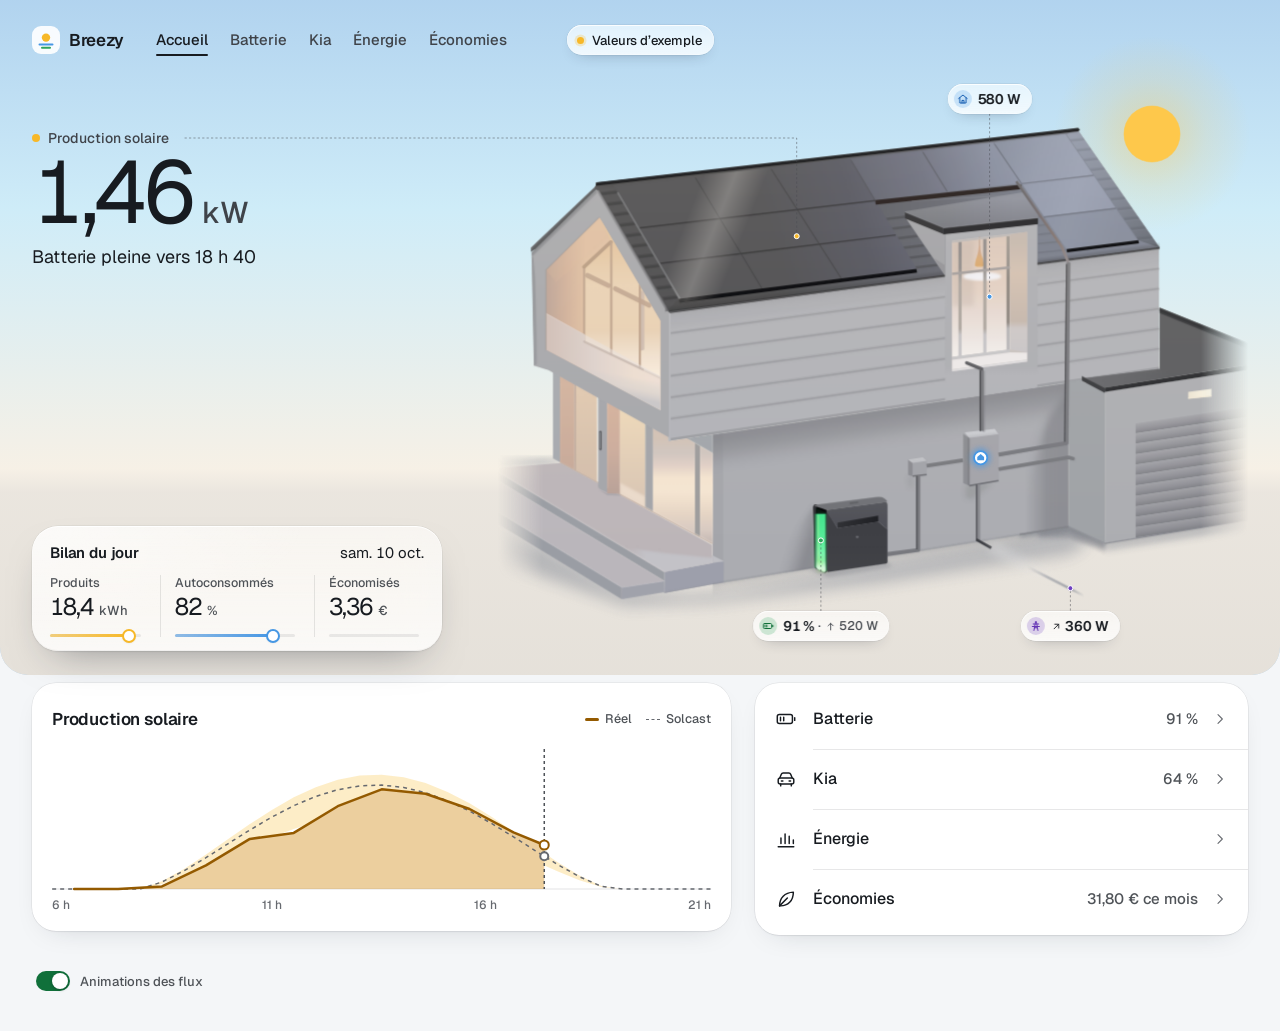
<file: index.html>
<!doctype html>
<!--
  Breezy · Accueil — « la maison au grand air »
  ---------------------------------------------------------------------------
  GABARIT : tools/build.js produit index.html (une page autonome) depuis ce fichier :
   - les marqueurs INCLURE insèrent le code commun à toutes les pages (src/partage/ : jetons, scène, pont vers
     Home Assistant, formats, icônes, ciel, comètes, interrupteur des animations) ;
   - l'illustration assets/maison.svg est insérée telle quelle, en ligne, à la place du marqueur MAISON_SVG de #scene
     (ses éléments sont animés à l'exécution, le fichier n'est jamais modifié).
      node tools/build.js                                      (toutes les pages)
      node tools/build.js src/index.template.html index.html   (ou : node tools/inline-svg.js src/index.template.html index.html)

  DONNÉES : les entités de Home Assistant (bloc CONFIG.entites du script, « ← AJUSTE ICI »), reçues de
  la coque de S&A-HOME par postMessage (request_states → states, history_request → history_result).
  Hors de Home Assistant (page ouverte seule) : des valeurs d'exemple, au même format que les états de
  Home Assistant, lues par le même code. Aperçus : index.html?apercu=midi | soir | nuit | borne
  (ou Breezy.apercu('nuit') dans la console).

  Deux axes indépendants :
   - la SCÈNE (ciel, lumière sur la maison, soleil, lune, étoiles, nuages) suit l'heure de la maison,
     la hauteur du soleil (sun.sun) et la météo (weather.*) ;
   - le THÈME (fond de page, cartes, texte) suit le mode sombre de Home Assistant dans la coque,
     sinon prefers-color-scheme.
  Couleurs d'énergie, partout les mêmes : soleil ambre, maison bleu, batterie vert, réseau violet, borne prune.
  Une seule famille : Geist (400/500/600).
  Flux d'énergie : le relais en comètes de S&A-HOME (cycle 5,6 s, moyeu sur le coffret principal).
-->
<html lang="fr">
<head>
<meta charset="utf-8">
<meta name="viewport" content="width=device-width, initial-scale=1, viewport-fit=cover">
<meta name="color-scheme" content="light dark">
<meta name="theme-color" content="#F4F6F8" media="(prefers-color-scheme: light)">
<meta name="theme-color" content="#0E0F12" media="(prefers-color-scheme: dark)">
<meta name="description" content="Breezy, l’énergie de la maison en direct : soleil, batterie, réseau, borne et bilan du jour.">
<title>Breezy · Accueil</title>
<link rel="preconnect" href="https://fonts.googleapis.com">
<link rel="preconnect" href="https://fonts.gstatic.com" crossorigin>
<link rel="stylesheet" href="https://fonts.googleapis.com/css2?family=Geist:wght@400;500;600&display=swap">
<style>
/* Breezy · jetons et base, communs à toutes les pages (inclus par tools/build.js) */
/* ================================================================ JETONS === */
:root {
  color-scheme: light;
  --fond: oklch(0.972 0.004 260);
  --surface: #FFFFFF;
  --surface-2: oklch(0.95 0.005 260);
  --encre: oklch(0.22 0.012 260);
  --encre-2: oklch(0.44 0.01 260);
  --encre-3: oklch(0.52 0.01 260);
  --filet: oklch(0.22 0.012 260 / .10);
  --piste: oklch(0.40 0.01 260 / .10);
  /* énergie : même teinte pour comète, pastille, graphique, icône */
  --soleil: oklch(0.82 0.16 82);
  --soleil-t: oklch(0.52 0.12 70);
  --soleil-graphe: oklch(0.665 0.15 70);       /* barres du graphique : ≥ 3:1 sur la carte blanche (le héros garde --soleil) */
  --maison: oklch(0.66 0.14 250);
  --maison-t: oklch(0.48 0.15 256);
  --batterie: oklch(0.64 0.15 152);
  --batterie-t: oklch(0.48 0.12 152);
  --reseau: oklch(0.50 0.19 295);
  --reseau-t: oklch(0.46 0.19 295);
  --borne: oklch(0.58 0.19 332);                  /* la recharge de la voiture : un violet rosé, distinct du réseau */
  --borne-t: oklch(0.50 0.18 332);
  --alerte: oklch(0.58 0.20 27);
  --ombre-carte: 0 0 0 .5px var(--filet), 0 1px 2px oklch(0.25 0.02 260 / .04), 0 10px 30px -18px oklch(0.25 0.03 260 / .25);
  --police: Geist, system-ui, -apple-system, "Segoe UI", Roboto, "Helvetica Neue", Arial, sans-serif;
  --gx: 20px;
  --edge: 32px;
  --colw: 400px;
}
@media (prefers-color-scheme: dark) {
  :root:not([data-theme="light"]) {
    color-scheme: dark;
    --fond: oklch(0.17 0.006 260);
    --surface: oklch(0.215 0.007 260);
    --surface-2: oklch(0.25 0.008 260);
    --encre: oklch(0.96 0.004 260);
    --encre-2: oklch(0.80 0.008 260);
    --encre-3: oklch(0.70 0.008 260);
    --filet: oklch(0.96 0.004 260 / .10);
    --piste: oklch(0.96 0.004 260 / .12);
    --soleil: oklch(0.86 0.15 85);
    --soleil-t: oklch(0.86 0.15 85); --soleil-graphe: oklch(0.86 0.15 85);
    --maison: oklch(0.80 0.11 240);
    --maison-t: oklch(0.80 0.11 240);
    --batterie: oklch(0.74 0.15 152);
    --batterie-t: oklch(0.74 0.15 152);
    --reseau: oklch(0.62 0.17 295);
    --reseau-t: oklch(0.70 0.15 295);
    --borne: oklch(0.72 0.15 332);
    --borne-t: oklch(0.76 0.13 332);
    --alerte: oklch(0.72 0.17 27);
    --ombre-carte: 0 0 0 .5px var(--filet), 0 18px 40px -26px oklch(0 0 0 / .7);
  }
}
:root[data-theme="dark"] {
  color-scheme: dark;
  --fond: oklch(0.17 0.006 260);
  --surface: oklch(0.215 0.007 260);
  --surface-2: oklch(0.25 0.008 260);
  --encre: oklch(0.96 0.004 260);
  --encre-2: oklch(0.80 0.008 260);
  --encre-3: oklch(0.70 0.008 260);
  --filet: oklch(0.96 0.004 260 / .10);
  --piste: oklch(0.96 0.004 260 / .12);
  --soleil: oklch(0.86 0.15 85);
  --soleil-t: oklch(0.86 0.15 85); --soleil-graphe: oklch(0.86 0.15 85);
  --maison: oklch(0.80 0.11 240);
  --maison-t: oklch(0.80 0.11 240);
  --batterie: oklch(0.74 0.15 152);
  --batterie-t: oklch(0.74 0.15 152);
  --reseau: oklch(0.62 0.17 295);
  --reseau-t: oklch(0.70 0.15 295);
  --borne: oklch(0.72 0.15 332);
  --borne-t: oklch(0.76 0.13 332);
  --alerte: oklch(0.72 0.17 27);
  --ombre-carte: 0 0 0 .5px var(--filet), 0 18px 40px -26px oklch(0 0 0 / .7);
}
@media (max-width: 374px) { :root { --gx: 16px; } }
@media (min-width: 768px) { :root { --gx: 32px; } }

/* ================================================================ BASE === */
*, *::before, *::after { box-sizing: border-box; }
html { -webkit-text-size-adjust: 100%; text-size-adjust: 100%; background: var(--fond); }
body {
  margin: 0; background: var(--fond); color: var(--encre);
  font: 400 15px/21px var(--police);
  font-feature-settings: "tnum" 1; font-variant-numeric: tabular-nums;
  -webkit-font-smoothing: antialiased; -moz-osx-font-smoothing: grayscale;
}
p, h1, h2, h3, ul, ol, dl, dd, figure { margin: 0; }
ul, ol { padding: 0; list-style: none; }
a { color: inherit; }
button, input, select { font: inherit; color: inherit; }
button { cursor: pointer; }
svg { overflow: visible; }
.sr-only { position: absolute !important; width: 1px; height: 1px; padding: 0; margin: -1px; overflow: hidden; clip: rect(0 0 0 0); white-space: nowrap; border: 0; }
:focus { outline: none; }
:focus-visible { outline: 2px solid var(--encre); outline-offset: 2px; }
.ic { width: 1em; height: 1em; flex: none; fill: none; stroke: currentColor; stroke-width: 1.8; stroke-linecap: round; stroke-linejoin: round; }

.saut {
  position: absolute; z-index: 20; left: var(--gx); top: -80px;
  padding: 10px 14px; border-radius: 12px;
  background: var(--encre); color: var(--fond); font-weight: 600; text-decoration: none;
}
.saut:focus { top: max(8px, env(safe-area-inset-top)); }

/* Breezy · la scène et les composants communs (héros, ciel, barre, pastilles, chiffre, verre dépoli, cartes, lignes, pied)
   — inclus par tools/build.js ; les règles propres à une page restent dans son gabarit, APRÈS ce fichier. */
/* ================================================================ HÉROS === */
.hero {
  position: relative; display: block;
  width: 100%; height: 75vh; height: 75svh;
  margin: 0; padding: 0 0 0 0;
  overflow: hidden; isolation: isolate;
  border-radius: 0 0 28px 28px;
  background: var(--ciel-haut-actuel, oklch(.86 .055 240));
  color: var(--ciel-encre);
  /* encres et surface de la SCÈNE (indépendantes du thème de la page) */
  --surface-scene: #FFFFFF;
  --ciel-encre: oklch(0.22 0.012 260);
  --ciel-encre-2: oklch(0.38 0.012 260);
  --fil: oklch(0.42 0.01 260 / .5);
}
.hero[data-ciel="sombre"] {
  /* sur un ciel sombre, les énergies prennent leur clarté « sombre » (même teinte) : comètes, moyeu et pastilles restent lisibles */
  --soleil: oklch(0.86 0.15 85);
  --maison: oklch(0.80 0.11 240);
  --batterie: oklch(0.74 0.15 152);
  --reseau: oklch(0.62 0.17 295);
  --borne: oklch(0.72 0.15 332);
  --surface-scene: oklch(0.24 0.01 260);
  --ciel-encre: oklch(0.97 0.004 260);
  --ciel-encre-2: oklch(0.84 0.008 260);
  --fil: oklch(0.88 0.01 260 / .45);
}
.hero :focus-visible { outline-color: var(--ciel-encre); }
#annonce { top: 0; left: 0; }
.direct:focus { outline: none; }

/* --- Ciel (derrière la maison : il ne la couvre jamais) --- */
.ciel { position: absolute; inset: 0; z-index: 0; pointer-events: none; --yh: 60%; padding-right: env(safe-area-inset-right, 0px); }
.ciel-fond {
  position: absolute; inset: 0;
  /* voile de lecture (encrerCiel) : seulement autour du crépuscule et de l'aube, quand ni l'encre claire ni la sombre n'atteint 4,5:1 sur le ciel */
  background:
    linear-gradient(180deg, var(--voile-c, transparent) 0, var(--voile-c, transparent) var(--voile-y, 0px), transparent calc(var(--voile-y, 0px) + 80px)),
    linear-gradient(180deg, var(--c-haut) 0, var(--c-milieu) calc(var(--yh) * .45), var(--c-horizon) var(--yh), var(--c-sol0) calc(var(--yh) + 24px), var(--c-sol1) 100%);
}
.ciel-fond-b { opacity: 0; }
.astre { position: absolute; left: 0; top: 0; width: 0; height: 0; transition: opacity .6s ease; }
.astre .halo { position: absolute; left: calc(var(--r) * -3.5); top: calc(var(--r) * -3.5); width: calc(var(--r) * 7); height: calc(var(--r) * 7); border-radius: 50%; background: radial-gradient(closest-side, color-mix(in oklch, var(--astre) 42%, transparent), color-mix(in oklch, var(--astre) 14%, transparent) 55%, transparent); }
.astre .disque { position: absolute; left: calc(var(--r) * -1); top: calc(var(--r) * -1); width: calc(var(--r) * 2); height: calc(var(--r) * 2); border-radius: 50%; background: var(--astre); box-shadow: 0 0 0 .5px color-mix(in oklch, var(--astre) 60%, transparent); }
.astre.lune .disque { background: transparent; box-shadow: calc(var(--r) * .42) calc(var(--r) * -.18) 0 0 oklch(.95 .02 90); transform: rotate(-12deg); }
.astre.lune .halo { background: radial-gradient(closest-side, oklch(.95 .02 90 / .10), transparent); }
.etoiles { position: absolute; inset: 0; width: 100%; height: 100%; }
.etoiles circle { fill: oklch(.95 .01 260); }
.etoiles .tw { animation: scintille var(--d) ease-in-out var(--r) infinite; }
@keyframes scintille { 0%, 100% { opacity: 1; } 50% { opacity: .3; } }
.nuages { position: absolute; inset: 0; }
.nuages i { position: absolute; display: block; border-radius: 999px; background: radial-gradient(closest-side, var(--nuage), transparent); }
.nuages.derive { animation: derive 40s ease-in-out infinite alternate; }
@keyframes derive { to { transform: translateX(24px); } }
.pluie { position: absolute; inset: 0; opacity: .18; background: repeating-linear-gradient(102deg, transparent 0 9px, oklch(1 0 0 / .9) 9px 10px, transparent 10px 23px); background-size: 100% 46px; }
.pluie.anim { animation: pluie 1.1s linear infinite; }
@keyframes pluie { to { background-position: -10px 46px; } }

/* --- Maison (SVG en ligne) et calque des filets --- */
.scene { position: absolute; inset: 0; z-index: 1; }
.scene > svg { position: absolute; inset: 0; width: 100%; height: 100%; display: block; overflow: hidden; }
.fils { position: absolute; inset: 0; z-index: 2; width: 100%; height: 100%; pointer-events: none; overflow: visible; }
.fil { fill: none; stroke: var(--fil); stroke-width: 1; stroke-dasharray: 1.4 3; stroke-linecap: round; transition: opacity .3s ease; }
.ancre { fill: var(--c); stroke: var(--surface-scene); stroke-width: 1; transform-box: fill-box; transform-origin: center; }
.ancre.pouls { animation: ancre 600ms ease-in-out; }
@keyframes ancre { 50% { transform: scale(1.8); } }

/* --- Barre du haut --- */
.barre {
  position: absolute; z-index: 5; top: 8px; left: var(--gx); right: var(--gx); height: 44px;
  display: grid; grid-template-columns: minmax(0, 1fr) auto minmax(0, 1fr); align-items: center; gap: 8px;
  transition: top .2s;
}
.hero[data-niveau="2"] .barre, .hero[data-niveau="3"] .barre, .hero[data-niveau="4"] .barre { top: 4px; }
.barre-g { display: flex; align-items: center; gap: 28px; min-width: 0; justify-self: start; }
.marque { display: inline-flex; align-items: center; gap: 9px; height: 44px; min-width: 44px; padding-right: 4px; border-radius: 12px; color: var(--ciel-encre); text-decoration: none; }
.marque svg { width: 28px; height: 28px; flex: none; }
.marque-nom { font: 600 17px/1 var(--police); letter-spacing: -.02em; }
.nav-large { display: none; gap: 22px; }
.nav-large a { position: relative; padding: 0; border: 0; background: none; font: 500 15px/44px var(--police); color: var(--ciel-encre-2); text-decoration: none; border-radius: 6px; }
.nav-large a[aria-current="page"] { color: var(--ciel-encre); }
.hero.sans-nav .nav-large { display: none !important; }
.nav-large a[aria-current="page"]::after { content: ""; position: absolute; left: 0; right: 0; bottom: 6px; height: 2px; border-radius: 2px; background: currentColor; }

/* surfaces givrées de la scène (pastilles, capsule « en direct ») — S&A-HOME .hc-chip */
.givre, .pill {
  background: linear-gradient(180deg, color-mix(in oklch, var(--surface-scene) 64%, transparent), color-mix(in oklch, var(--surface-scene) 82%, transparent));
  -webkit-backdrop-filter: blur(16px) saturate(1.8); backdrop-filter: blur(16px) saturate(1.8);
  box-shadow: inset 0 1px 0 oklch(1 0 0 / .8), inset 0 0 0 .5px oklch(1 0 0 / .5), 0 0 0 .5px oklch(.35 .01 260 / .12), 0 6px 16px -10px oklch(.25 .03 260 / .45);
}
.hero[data-ciel="sombre"] :is(.givre, .pill) {
  background: oklch(.22 .01 260 / .72);
  box-shadow: inset 0 1px 0 oklch(1 0 0 / .10), 0 0 0 .5px oklch(1 0 0 / .08), 0 8px 18px -10px oklch(0 0 0 / .6);
}

/* --- Capsule d'état (centre de la barre) : « En direct », ou « Hors de Home Assistant : valeurs d’exemple » (S&A-HOME) --- */
.capsule {
  position: relative; justify-self: center; min-width: 0; max-width: 100%;
  display: inline-flex; align-items: center; gap: 8px;
  height: 30px; padding: 0 12px 0 10px; border: 0; border-radius: 999px;
  font: 500 13px/1 var(--police); color: var(--ciel-encre); white-space: nowrap;
}
.capsule .pt { width: 7px; height: 7px; border-radius: 50%; background: var(--c, var(--batterie)); box-shadow: 0 0 0 2.5px color-mix(in oklch, var(--c, var(--batterie)) 24%, transparent); flex: none; }
.capsule .cc, .capsule.court .cl { display: none; }
.capsule.court .cc { display: inline; }
.hero.sans-nom .marque-nom { display: none; }
@media (max-width: 359px) { .barre { gap: 6px; } }

/* --- LE chiffre et sa phrase --- */
.une {
  position: absolute; z-index: 4; left: var(--gx); top: 66px;
  display: flex; flex-direction: column; align-items: flex-start;
  margin: 0; padding: 0; border: 0; background: none; border-radius: 12px;
  color: var(--ciel-encre); text-align: left;
}
.une-k { display: flex; align-items: center; gap: 8px; height: 20px; font: 500 14px/20px var(--police); color: var(--ciel-encre-2); white-space: nowrap; }
.une-k i { width: 8px; height: 8px; border-radius: 50%; background: var(--c, var(--soleil)); flex: none; }
.une-v { display: block; font-weight: 400; font-size: var(--une-t, 62px); line-height: 1; letter-spacing: -.045em; white-space: nowrap; font-variant-numeric: tabular-nums; transition: opacity .4s; }
.une-v .u { font-size: .34em; font-weight: 500; letter-spacing: 0; color: var(--ciel-encre-2); margin-left: .12em; }
.hero[data-niveau="2"] .une-k, .hero[data-niveau="3"] .une-k, .hero[data-niveau="4"] .une-k, .hero[data-mode="court"] .une-k { height: 18px; font-size: 13px; line-height: 18px; }
.une-phrase {
  position: absolute; z-index: 4; left: var(--gx); top: 160px;
  width: max-content; max-width: min(32ch, calc(100% - 2 * var(--gx)));
  font: 400 16px/22px var(--police); letter-spacing: -.005em; color: var(--ciel-encre);
  text-wrap: pretty;
}
.hero[data-niveau="1"] .une-phrase { font-size: 15px; line-height: 20px; }
.hero[data-mode="court"] .une-phrase { font-size: 15px; line-height: 20px; white-space: nowrap; max-width: none; }
.une-phrase[hidden] { display: none; }

/* --- Pastilles (S&A-HOME) : une valeur par flux allumé --- */
.pastilles { position: absolute; inset: 0; z-index: 4; pointer-events: none; }
.pill {
  position: absolute; left: 0; top: 0; pointer-events: auto;
  display: inline-flex; align-items: center; gap: 6px; height: 30px; padding: 0 11px 0 6px;
  border: 0; border-radius: 999px; transform: translate(-50%, 0);
  font: 600 14px/20px var(--police); letter-spacing: -.01em; white-space: nowrap; font-variant-numeric: tabular-nums;
  color: oklch(.22 .012 260);
  transition: opacity 300ms ease, visibility 0s linear 0s;
}
.pill .g { display: grid; place-items: center; width: 18px; height: 18px; border-radius: 999px; flex: none; background: color-mix(in oklch, var(--c) 22%, transparent); color: var(--ct); }
.pill .g .ic { width: 12px; height: 12px; stroke-width: 2; }
.pill .v { display: inline-flex; align-items: center; gap: 3px; }
.pill .v .ic, .pill .s .ic { width: 11px; height: 11px; stroke-width: 2; }
.pill .s { display: inline-flex; align-items: center; gap: 3px; font-weight: 500; font-size: 12.5px; color: oklch(.41 .01 260); }
.pill .n { margin-right: 4px; font-weight: 500; font-size: 13px; color: oklch(.41 .01 260); }
.hero[data-ciel="sombre"] .pill { color: oklch(.97 .004 260); }
.hero[data-ciel="sombre"] .pill :is(.s, .n) { color: oklch(.80 .008 260); }
.hero[data-ciel="sombre"] .pill .g { color: var(--c); }
.pill.cache { opacity: 0; visibility: hidden; transition: opacity 300ms ease, visibility 0s linear 300ms; }
a.pill { text-decoration: none; cursor: pointer; }                   /* une pastille qui ouvre une page (la borne → Kia) */
.hero[data-mode="court"] .pill { transform: none; }

/* pastilles sorties du héros (héros minuscule : zoom 400 %) : une rangée qui se replie, sur la page */
.pastilles.dehors { position: static; display: flex; flex-wrap: wrap; gap: 14px 8px; padding: 14px var(--gx) 2px; pointer-events: auto; }
.pastilles.dehors .pill { position: relative; transform: none; color: var(--encre); background: var(--surface-2); box-shadow: none; -webkit-backdrop-filter: none; backdrop-filter: none; }
.pastilles.dehors .pill :is(.s, .n) { color: var(--encre-2); }

/* ================================================================ GRANDS ÉCRANS (héros) === */
.hero[data-mode="large"] .barre { top: 16px; height: 48px; left: var(--edge); right: var(--edge); }
.hero[data-mode="large"] .une, .hero[data-mode="large"] .une-phrase { left: var(--edge); }
.hero[data-mode="large"] .une-phrase { max-width: var(--colw); font-size: 18px; line-height: 26px; }
.hero[data-mode="large"] .une-v { letter-spacing: -.05em; }
@media (min-width: 1100px) { .hero[data-mode="large"] .nav-large { display: flex; } }
.hero[data-mode="court"] .barre { top: 6px; right: auto; width: calc(var(--colw) - var(--gx)); }
.hero[data-mode="court"] .une-v { letter-spacing: -.05em; }
/* ================================================================ CONTENU === */
main { display: block; padding: 0 0 8px; }
@media (prefers-reduced-motion: reduce) { main { padding-bottom: 32px; } }   /* le pied (interrupteur) est masqué : la page garde sa marge basse */
.page { display: flex; flex-direction: column; gap: 16px; padding: 16px var(--gx) 0; max-width: 1320px; margin: 0 auto; }
.carte {
  position: relative; border-radius: 24px; padding: 18px 20px;
  background: var(--surface); box-shadow: var(--ombre-carte);
}
@media (max-width: 359px) { .carte { padding: 16px; } }
.carte-tete { display: flex; align-items: center; justify-content: space-between; gap: 12px; min-height: 36px; }
.carte h2, .bilan h2 { font: 600 17px/22px var(--police); letter-spacing: -.01em; }
.u { font-weight: 500; }

/* --- Bilan du jour (verre dépoli, S&A-HOME .hb-bilan.hb-p) --- */
.bilan {
  position: relative; z-index: 6;
  margin: calc(var(--ov, 0px) * -1) 14px 0;
  padding: 16px 4px 14px; border-radius: 26px;
  background: radial-gradient(120% 140% at 0% 0%, oklch(1 0 0 / .55), transparent 55%), linear-gradient(180deg, color-mix(in oklch, var(--surface) 62%, transparent), color-mix(in oklch, var(--surface) 80%, transparent));
  -webkit-backdrop-filter: blur(24px) saturate(1.9); backdrop-filter: blur(24px) saturate(1.9);
  box-shadow: inset 0 1px 0 oklch(1 0 0 / .9), inset 0 -1px 0 oklch(0.4 0.01 260 / .06), inset 0 0 0 .5px oklch(1 0 0 / .55), 0 0 0 .5px oklch(0.35 0.01 260 / .1), 0 1px 2px oklch(0.25 0.02 260 / .06), 0 18px 40px -22px oklch(0.25 0.03 260 / .5);
}
:root[data-theme="dark"] .bilan { background: color-mix(in oklch, var(--surface) 82%, transparent); box-shadow: inset 0 1px 0 oklch(1 0 0 / .08), 0 0 0 .5px oklch(1 0 0 / .08), 0 18px 40px -22px oklch(0 0 0 / .7); }
@media (prefers-color-scheme: dark) { :root:not([data-theme="light"]) .bilan { background: color-mix(in oklch, var(--surface) 82%, transparent); box-shadow: inset 0 1px 0 oklch(1 0 0 / .08), 0 0 0 .5px oklch(1 0 0 / .08), 0 18px 40px -22px oklch(0 0 0 / .7); } }
/* Sur une scène sombre ou intermédiaire (soir, nuit…), le verre dépoli clair deviendrait gris boueux :
   - page claire, carte surtout hors du héros (téléphone) : surface claire pleine, sans flou (pas de bande grise ni de couture) ;
   - carte posée dans le héros (grand écran) : verre sombre de la scène, encres claires (comme les pastilles du ciel sombre). */
.bilan[data-fond="plein"] { background: var(--surface); -webkit-backdrop-filter: none; backdrop-filter: none; }
.bilan[data-fond="sombre"] {
  --surface: oklch(0.24 0.01 260);
  --encre: oklch(0.97 0.004 260); --encre-2: oklch(0.84 0.008 260); --encre-3: oklch(0.76 0.008 260);
  --filet: oklch(0.96 0.004 260 / .12); --piste: oklch(0.96 0.004 260 / .16);
  --soleil: oklch(0.86 0.15 85); --maison: oklch(0.80 0.11 240); --batterie: oklch(0.74 0.15 152);
  color: var(--encre);
  background: oklch(.22 .01 260 / .84);
  box-shadow: inset 0 1px 0 oklch(1 0 0 / .10), 0 0 0 .5px oklch(1 0 0 / .08), 0 18px 40px -22px oklch(0 0 0 / .7);
}
.bilan-tete { display: flex; align-items: baseline; justify-content: space-between; gap: 12px; padding: 0 14px; margin-bottom: 12px; }
.bilan-tete h2 { font-size: 15px; line-height: 20px; }
.bilan[hidden] { display: none; }
@media (max-width: 429px) { .bilan-tete { padding: 0 11px; } }
@media (max-width: 374px) { .bilan-tete { padding: 0 7px; } .bilan { margin-left: 8px; margin-right: 8px; } }
@media (min-width: 768px) { .bilan { margin-left: var(--gx); margin-right: var(--gx); } }

/* --- Lignes (liste à la Tesla) --- */
.lignes { margin: 0 calc(var(--gx) * -1); }
.lignes a {
  position: relative; display: grid; grid-template-columns: 24px minmax(0, 1fr) auto 16px; align-items: center; gap: 14px;
  min-height: 60px; padding: 10px var(--gx); color: var(--encre); text-decoration: none;
}
.lignes li + li a::before { content: ""; position: absolute; top: 0; left: calc(var(--gx) + 38px); right: 0; height: 1px; background: var(--filet); }
.lignes a:hover { background: color-mix(in oklch, var(--surface-2) 70%, transparent); }
.lignes .ic { width: 22px; height: 22px; stroke-width: 1.6; color: var(--encre); }
.lignes .chev { width: 16px; height: 16px; color: var(--encre-3); }
.lignes .l1 { min-width: 0; font: 500 16px/22px var(--police); }
.lignes .lv { font: 500 15px/20px var(--police); color: var(--encre-2); white-space: nowrap; }
/* une ligne d'information, sans lien ni chevron */
.lignes .ligne { position: relative; display: grid; grid-template-columns: 24px minmax(0, 1fr) auto; align-items: center; gap: 14px; min-height: 60px; padding: 10px var(--gx); color: var(--encre); }
.lignes li + li .ligne::before { content: ""; position: absolute; top: 0; left: calc(var(--gx) + 38px); right: 0; height: 1px; background: var(--filet); }

/* --- Pied : l'interrupteur des animations (WCAG 2.2.2) --- */
.pied[hidden] { display: none; }
.pied { max-width: 1320px; margin: 0 auto; padding: 16px var(--gx) 28px; text-align: center; font: 500 12.5px/18px var(--police); color: var(--encre-3); }
.pied-actions { display: flex; flex-wrap: wrap; align-items: center; justify-content: center; gap: 4px 20px; }
.interrupteur { display: inline-flex; align-items: center; justify-content: center; gap: 10px; min-width: 44px; min-height: 44px; padding: 0 4px; border: 0; background: none; font: 500 13px/1 var(--police); color: var(--encre-2); border-radius: 12px; }
/* piste cerclée (≥ 3:1 sur la page) ; allumée : vert foncé en thème clair */
.interrupteur .tr { position: relative; width: 34px; height: 20px; border-radius: 999px; background: var(--piste); box-shadow: inset 0 0 0 1px var(--encre-3); transition: background .2s; flex: none; }
.interrupteur .tr::after { content: ""; position: absolute; top: 2px; left: 2px; width: 16px; height: 16px; border-radius: 50%; background: var(--surface); box-shadow: 0 0 0 1px var(--encre-3), 0 1px 3px oklch(.2 .01 260 / .3); transition: transform .2s; }
.interrupteur[aria-checked="true"] .tr { background: var(--batterie-t); box-shadow: none; }
.interrupteur[aria-checked="true"] .tr::after { box-shadow: 0 1px 3px oklch(.2 .01 260 / .3); transform: translateX(14px); }

/* ================================================================ GRANDS ÉCRANS (contenu) === */
html[data-mode="large"] .bilan { width: var(--colw); margin: calc(var(--lift, 0px) * -1) 0 0 var(--edge); }
html[data-mode="court"] .bilan { margin: 12px var(--gx) 0; }
@media (min-width: 900px) {
  .page { display: grid; grid-template-columns: repeat(12, minmax(0, 1fr)); gap: 24px; align-items: start; padding-top: 32px; }
  .colonne-g { grid-column: 1 / span 7; display: flex; flex-direction: column; gap: 24px; }
  .colonne-d { grid-column: 8 / span 5; display: flex; flex-direction: column; gap: 24px; }
  .lignes { margin: 0; padding: 6px 0; border-radius: 24px; background: var(--surface); box-shadow: var(--ombre-carte); overflow: hidden; }
  .lignes a { padding: 12px 20px; }
  .lignes li + li a::before { left: 58px; }
  .lignes .ligne { padding: 12px 20px; }
  .lignes li + li .ligne::before { left: 58px; }
  .pied { text-align: left; }
  .pied-actions { justify-content: flex-start; }
}
@media (max-width: 899px) { .colonne-g, .colonne-d { display: contents; } }

/* ================================================================ COMÈTES ET MOYEU (dans le SVG) === */
.fl-flux { transition: opacity 300ms ease; }
.fl-flux path, .fl-fixe path { fill: none; stroke-linecap: round; stroke-linejoin: round; }
.fl-lueur { filter: url(#fl-flou); }
.fl-fixe .fl-fleche { stroke: var(--surface-scene); stroke-width: 1; stroke-linejoin: round; vector-effect: non-scaling-stroke; }
.pill .long, .pill .court { align-items: center; gap: 4px; }
.pill .long { display: inline-flex; }
.pill .court { display: none; }
.pill .sep { margin-right: 1px; }
@media (max-width: 359px) { .pill .long { display: none; } .pill .court { display: inline-flex; } .pill .court:empty { display: none; } }
.hero.borne-courte .pill .n { display: none; }
.hero.pills-courtes .pill .long { display: none; }
.hero.pills-courtes .pill .court { display: inline-flex; }
.hero.pills-courtes .pill .court:empty { display: none; }

/* ================================================================ MOUVEMENT RÉDUIT === */
@media (prefers-reduced-motion: reduce) {
  *, *::before, *::after { animation: none !important; transition: none !important; }
}
.calme .etoiles .tw, .calme .nuages, .calme .pluie, .calme .ancre.pouls { animation: none !important; }
#hero.fige, #hero.fige * { animation-play-state: paused !important; }      /* héros hors écran ou onglet caché */

/* ================================================================ COULEURS FORCÉES (Windows contraste élevé) === */
@media (forced-colors: active) {
  .interrupteur .tr { border: 1px solid CanvasText; background: Canvas; }
  .interrupteur .tr::after { background: CanvasText; forced-color-adjust: none; }
  .interrupteur[aria-checked="true"] .tr { background: Highlight; border-color: Highlight; forced-color-adjust: none; }
  .interrupteur[aria-checked="true"] .tr::after { background: HighlightText; }
  .une-k { position: relative; z-index: 1; }           /* le fond imposé de la ligne du chiffre ne masque plus son intitulé */
  .capsule .pt, .une-k i { forced-color-adjust: none; }
}

</style>
<style>
/* ================================================================ ACCUEIL === */
.bilan-cols { display: grid; grid-template-columns: minmax(0, 1fr) minmax(0, 1.25fr) minmax(0, 1fr); }   /* « Autoconsommés », le plus long libellé, tient sur une ligne */
.bm { position: relative; display: flex; flex-direction: column; min-width: 0; padding: 0 14px; }
.bm + .bm:not(.premiere) { border-left: 1px solid var(--filet); }
.bm[hidden], .journee[hidden] { display: none; }
.bm-b { display: flex; flex-direction: column; align-items: flex-start; gap: 2px; min-width: 0; }
.bm-l { max-width: 100%; font: 500 12.5px/16px var(--police); color: var(--encre-2); }
.bm-v { max-width: 100%; white-space: nowrap; font-weight: 400; font-size: clamp(19px, 6.2vw, 24px); line-height: 28px; letter-spacing: -.04em; color: var(--encre); }
.bm-v .u { font-size: 13px; letter-spacing: 0; color: var(--encre-2); margin-left: 3px; }
.bm-p { position: relative; display: block; height: 3px; margin: 9px 5px 0 0; border-radius: 999px; background: var(--piste); }
.bm-p i { position: absolute; left: 0; top: 0; bottom: 0; width: calc(var(--v, 0) * 1%); border-radius: inherit; background: linear-gradient(90deg, color-mix(in oklch, var(--c) 55%, transparent), var(--c)); transition: width 1.2s cubic-bezier(.2, .7, .2, 1); }
.bm-p i::after { content: ""; position: absolute; right: -5px; top: 50%; width: 10px; height: 10px; margin-top: -5px; border-radius: 50%; background: var(--surface); box-shadow: 0 0 0 2px var(--c), 0 1px 3px oklch(.25 .02 260 / .3); }
/* texte agrandi : les libellés ne tiennent plus sur trois colonnes → une rangée par mesure, jamais de mot coupé */
.bilan-cols.rangees { grid-template-columns: minmax(0, 1fr); row-gap: 12px; }
.bilan-cols.rangees .bm + .bm:not(.premiere) { border-left: 0; border-top: 1px solid var(--filet); padding-top: 12px; }
.bilan-cols.rangees .bm-v { white-space: normal; }
@media (max-width: 429px) { .bm { padding: 0 11px; } }
@media (max-width: 374px) { .bm { padding: 0 7px; } .bm-l { font-size: 12px; } }

/* --- Production solaire : réel et prévision Solcast, de 6 h à 21 h (S&A-HOME, écran Énergie) --- */
.journee .carte-tete { flex-wrap: wrap; row-gap: 4px; }               /* téléphone étroit : la légende passe sous le titre */
.journee h2 { white-space: nowrap; }
.legende { display: flex; flex-wrap: wrap; justify-content: flex-end; gap: 4px 14px; font: 500 12.5px/16px var(--police); color: var(--encre-2); }
.legende span[hidden] { display: none; }
.legende span { display: inline-flex; align-items: center; gap: 6px; white-space: nowrap; }
.legende i { display: block; width: 14px; flex: none; }
.legende .k-reel { height: 3px; border-radius: 2px; background: var(--soleil-t); }
.legende .k-prev { height: 0; border-top: 1.5px dashed var(--encre-3); }
.courbe { position: relative; margin-top: 12px; touch-action: pan-y; cursor: crosshair; border-radius: 8px; }
.courbe svg { display: block; width: 100%; overflow: visible; }
.courbe .c-bande { fill: color-mix(in oklch, var(--soleil) 26%, transparent); }
.courbe .c-base { stroke: var(--piste); stroke-width: 1.5; }
.courbe .c-aire { fill: var(--soleil-graphe); opacity: .38; }
.courbe .c-prev { fill: none; stroke: var(--encre-3); stroke-width: 1.5; stroke-dasharray: 4 4; }
.courbe .c-reel { fill: none; stroke: var(--soleil-t); stroke-width: 2.5; stroke-linejoin: round; stroke-linecap: round; }
.courbe .c-now { stroke: var(--encre-2); stroke-width: 1.5; stroke-dasharray: 3 3; }
.courbe .c-pin { fill: var(--surface); stroke-width: 2; }
.courbe .c-pin.r { stroke: var(--soleil-t); }
.courbe .c-pin.p { stroke: var(--encre-3); }
.bulle { position: absolute; top: 0; left: 0; z-index: 2; padding: 5px 10px; border-radius: 999px; background: var(--encre); color: var(--fond); font: 600 12.5px/16px var(--police); white-space: nowrap; pointer-events: none; }
.bulle[hidden] { display: none; }
.axe-h { display: flex; justify-content: space-between; margin-top: 8px; font: 500 12px/16px var(--police); color: var(--encre-3); }

/* moyeu des flux (dans le SVG de la maison) */
.hub-halo { fill: var(--maison); opacity: .55; }
.hub-disque { transform-box: fill-box; transform-origin: center; }
.hub-rond { fill: var(--surface-scene); stroke: var(--maison); stroke-width: 1.8; }
.hub-ic { fill: var(--maison); }
#fl-hub.eteint .hub-halo { display: none; }
#fl-hub.eteint .hub-rond { stroke: var(--encre-3); }
#fl-hub.eteint .hub-ic { fill: var(--encre-3); }
@media (forced-colors: active) {
  .bm-p, .bm-p i { forced-color-adjust: none; }
}
</style>
</head>
<body>
<!-- Le héros : la barre (bandeau du site) puis la section « en direct » (titre h1, chiffre, ligne batterie, pastilles, maison) -->
<div class="hero" id="hero" data-hero data-mode="portrait" data-niveau="0" data-ciel="clair">
  <a class="saut" href="#direct">Aller au contenu</a>
  <!-- Ciel : dégradé CSS (deux calques pour les fondus), astre, nuages, étoiles. Peint DERRIÈRE la maison. -->
  <div class="ciel" id="ciel" aria-hidden="true" data-transparent>
    <div class="ciel-fond" id="ciel-a"></div><div class="ciel-fond ciel-fond-b" id="ciel-b"></div>
    <svg class="etoiles" id="etoiles" focusable="false"></svg>
    <div class="astre" id="astre"><i class="halo"></i><i class="disque"></i></div>
    <div class="nuages" id="nuages"></div>
    <div class="pluie" id="pluie" hidden></div>
  </div>

  <header class="barre" id="barre">
    <div class="barre-g">
      <a class="marque" href="#" aria-label="Breezy, accueil">
        <svg viewBox="0 0 28 28" aria-hidden="true" focusable="false">
          <rect width="28" height="28" rx="9" fill="var(--surface-scene)" opacity=".9"/>
          <circle cx="14" cy="11.6" r="4.2" fill="var(--soleil)"/>
          <path d="M7.5 18.4h13" stroke="var(--maison)" stroke-width="2" stroke-linecap="round"/>
          <path d="M10 21.8h8" stroke="var(--batterie)" stroke-width="2" stroke-linecap="round"/>
        </svg>
        <span class="marque-nom">Breezy</span>
      </a>
      <nav class="nav-large" aria-label="Navigation principale">
        <a href="index.html" aria-current="page">Accueil</a><a href="#">Batterie</a><a href="kia.html">Kia</a><a href="#">Énergie</a><a href="#">Économies</a>
      </nav>
    </div>
    <!-- État des données : en direct (coque Home Assistant) ou valeurs d'exemple (page ouverte seule) -->
    <p class="capsule givre" id="capsule" role="status"></p>
  </header>

  <!-- En direct : cible du lien d'évitement ; ses éléments restent positionnés dans le héros (la section n'a pas de boîte propre) -->
  <section class="direct" id="direct" tabindex="-1" aria-labelledby="direct-t">
    <h1 class="sr-only" id="direct-t">Énergie de la maison, en direct</h1>
    <!-- LE chiffre : la production solaire le jour, la consommation de la maison le soir et la nuit -->
    <p class="une" id="une">
      <span class="une-k" id="une-k" aria-hidden="true"><i></i><span></span></span>
      <span class="une-v" id="une-v" aria-hidden="true"></span>
      <span class="sr-only" id="une-sr"></span>
    </p>
    <!-- une seule ligne : « Batterie pleine vers 18 h 20 » ou « Batterie jusqu’à 23 h 15 » (rien sinon) -->
    <p class="une-phrase" id="une-phrase" hidden></p>

    <ul class="pastilles" id="pastilles" aria-label="Relevés en direct"></ul>
    <!-- La maison entière ; cadrer() règle son viewBox. Comètes et moyeu sont ajoutés DANS ce SVG. -->
    <div class="scene" id="scene"><svg xmlns="http://www.w3.org/2000/svg" viewBox="0 0 1179 779" width="1179" height="779">
<title>Maison solaire avec batterie domestique</title>
<desc>Illustration vectorielle (coordonnées = pixels de la photo 1179x779). Groupes : fond, sol, rdc, etage, pignon, toit, panneaux, lucarne, garage, coffret (#coffret-principal, #coffret-secondaire), gaines, batterie, lumieres, reperes (masqué). Animation : chemins de flux sans trait (stroke none) #gaine-pv-flux (toit -> coffret principal, un seul chemin), #gaine-lucarne-flux, #gaine-coffrets-flux, #gaine-batterie-flux (coffret secondaire -> batterie), #gaine-sol-flux (coffret -> tranchée) ; #led-batterie (état de charge : groupe bande LED + arêtes éclairées + cœur, dégradé #gLed) ; lumières commutables séparément : #lueur-pignon, #lueur-baies, #lueur-lucarne, #lueur-applique, #lueur-led, #lueur-tranchee (dont #faisceau-sol).</desc>
<defs>
  <linearGradient id="gFond" x1="0" y1="0" x2="0" y2="779" gradientUnits="userSpaceOnUse">
    <stop offset="0" stop-color="#a0acbc"/><stop offset="0.15" stop-color="#a9b1bd"/><stop offset="0.3" stop-color="#b0b8c1"/>
    <stop offset="0.6" stop-color="#b5bcc5"/><stop offset="1" stop-color="#b3b9c3"/>
  </linearGradient>
  <linearGradient id="gSol" x1="0" y1="560" x2="0" y2="779" gradientUnits="userSpaceOnUse">
    <stop offset="0" stop-color="#a6abb5"/><stop offset="1" stop-color="#abb1bb"/>
  </linearGradient>
  <linearGradient id="gPan" x1="430" y1="200" x2="880" y2="60" gradientUnits="userSpaceOnUse">
    <stop offset="0" stop-color="#4d4e53"/><stop offset="0.3" stop-color="#525460"/>
    <stop offset="0.55" stop-color="#626576"/><stop offset="0.78" stop-color="#7c8397"/>
    <stop offset="1" stop-color="#8f97ab"/>
  </linearGradient>
  <linearGradient id="gPanR" x1="785" y1="60" x2="1000" y2="120" gradientUnits="userSpaceOnUse">
    <stop offset="0" stop-color="#80889b"/><stop offset="0.3" stop-color="#8d95a9"/>
    <stop offset="0.6" stop-color="#949cb0"/><stop offset="1" stop-color="#8c93a7"/>
  </linearGradient>
  <linearGradient id="gToit" x1="300" y1="0" x2="1000" y2="0" gradientUnits="userSpaceOnUse">
    <stop offset="0" stop-color="#48494c"/><stop offset="0.21" stop-color="#4b4c50"/>
    <stop offset="0.43" stop-color="#5a5d66"/><stop offset="0.57" stop-color="#626570"/>
    <stop offset="0.79" stop-color="#767c8b"/><stop offset="1" stop-color="#7a8090"/>
  </linearGradient>
  <linearGradient id="gRiveD" x1="900" y1="40" x2="1040" y2="210" gradientUnits="userSpaceOnUse">
    <stop offset="0" stop-color="#8c94a6"/><stop offset="0.5" stop-color="#7a8191"/>
    <stop offset="1" stop-color="#5e646f"/>
  </linearGradient>
  <linearGradient id="gInt" x1="76" y1="0" x2="136" y2="0" gradientUnits="userSpaceOnUse">
    <stop offset="0" stop-color="#bba397"/><stop offset="0.5" stop-color="#d0b09b"/>
    <stop offset="1" stop-color="#dfbfa3"/>
  </linearGradient>
  <linearGradient id="gIntGlass" x1="0" y1="200" x2="0" y2="410" gradientUnits="userSpaceOnUse">
    <stop offset="0" stop-color="#e3c39f"/><stop offset="0.3" stop-color="#e9d1b4"/>
    <stop offset="0.65" stop-color="#e8d0b4"/><stop offset="0.85" stop-color="#f1e1cf"/>
    <stop offset="1" stop-color="#faeddd"/>
  </linearGradient>
  <linearGradient id="gPlancher" x1="80" y1="0" x2="256" y2="0" gradientUnits="userSpaceOnUse">
    <stop offset="0" stop-color="#d0bfb8"/><stop offset="0.4" stop-color="#ddd1cb"/>
    <stop offset="0.75" stop-color="#ecdcd0"/><stop offset="1" stop-color="#eedfd5"/>
  </linearGradient>
  <linearGradient id="gBaie" x1="0" y1="505" x2="0" y2="672" gradientUnits="userSpaceOnUse">
    <stop offset="0" stop-color="#d2c1b4"/><stop offset="0.15" stop-color="#d0c5bf"/>
    <stop offset="0.27" stop-color="#e1d0c6"/><stop offset="0.38" stop-color="#f4e3cf"/>
    <stop offset="0.52" stop-color="#f5e5d1"/><stop offset="0.62" stop-color="#efdecb"/>
    <stop offset="0.75" stop-color="#e4d3c3"/><stop offset="0.88" stop-color="#d9cbc2"/>
    <stop offset="1" stop-color="#c4b8b4"/>
  </linearGradient>
  <linearGradient id="gNezPlancher" x1="220" y1="413" x2="213.8" y2="443.8" gradientUnits="userSpaceOnUse">
    <stop offset="0" stop-color="#c8c9cd" stop-opacity="0"/><stop offset="0.5" stop-color="#d3cfcc" stop-opacity="0.5"/>
    <stop offset="1" stop-color="#bdbec3" stop-opacity="0.74"/>
  </linearGradient>
  <linearGradient id="gSuspension" x1="0" y1="201" x2="0" y2="239" gradientUnits="userSpaceOnUse">
    <stop offset="0" stop-color="#c3a58f"/><stop offset="0.6" stop-color="#d9ab7c"/><stop offset="1" stop-color="#d9b386"/>
  </linearGradient>
  <linearGradient id="gEgout" x1="0" y1="0" x2="0" y2="1">
    <stop offset="0" stop-color="#2c2d31" stop-opacity="0"/><stop offset="1" stop-color="#2c2d31" stop-opacity="0.35"/>
  </linearGradient>
  <linearGradient id="gGarBout" x1="918" y1="0" x2="1060" y2="0" gradientUnits="userSpaceOnUse">
    <stop offset="0" stop-color="#6c6d71" stop-opacity="0.7"/><stop offset="0.4" stop-color="#6c6d71" stop-opacity="0.6"/><stop offset="1" stop-color="#6c6d71" stop-opacity="0"/>
  </linearGradient>
  <linearGradient id="gBaie2" x1="0" y1="470" x2="0" y2="600" gradientUnits="userSpaceOnUse">
    <stop offset="0" stop-color="#ecd7b8"/><stop offset="1" stop-color="#d9c6b4"/>
  </linearGradient>
  <linearGradient id="gBaie3" x1="0" y1="440" x2="0" y2="552" gradientUnits="userSpaceOnUse">
    <stop offset="0" stop-color="#e0c8b0"/><stop offset="1" stop-color="#d5bfab"/>
  </linearGradient>
  <linearGradient id="gBaieL" x1="0" y1="400" x2="0" y2="560" gradientUnits="userSpaceOnUse">
    <stop offset="0" stop-color="#d4b49f"/><stop offset="1" stop-color="#c7a999"/>
  </linearGradient>
  <linearGradient id="gPoteau" x1="0" y1="450" x2="0" y2="597" gradientUnits="userSpaceOnUse">
    <stop offset="0" stop-color="#d4b19d"/><stop offset="0.55" stop-color="#cbac9c"/><stop offset="1" stop-color="#b8a097"/>
  </linearGradient>
  <linearGradient id="gTerr" x1="200" y1="681" x2="235" y2="620" gradientUnits="userSpaceOnUse">
    <stop offset="0" stop-color="#e2d0c4" stop-opacity="0"/><stop offset="0.42" stop-color="#e2d0c4" stop-opacity="0"/>
    <stop offset="0.75" stop-color="#e2d0c4" stop-opacity="0.5"/><stop offset="1" stop-color="#e4d1c4" stop-opacity="0.95"/>
  </linearGradient>
  <linearGradient id="gTerrMask" x1="60" y1="0" x2="340" y2="0" gradientUnits="userSpaceOnUse">
    <stop offset="0" stop-color="#fff" stop-opacity="0"/><stop offset="0.32" stop-color="#fff" stop-opacity="1"/>
    <stop offset="0.57" stop-color="#fff" stop-opacity="1"/><stop offset="1" stop-color="#fff" stop-opacity="0.4"/>
  </linearGradient>
  <mask id="mTerr" maskUnits="userSpaceOnUse" x="0" y="500" width="400" height="279">
    <rect x="0" y="500" width="400" height="279" fill="url(#gTerrMask)"/>
  </mask>
  <linearGradient id="gOmbreBat" x1="468" y1="0" x2="497" y2="0" gradientUnits="userSpaceOnUse">
    <stop offset="0" stop-color="#7d7e84" stop-opacity="0"/><stop offset="1" stop-color="#7d7e84" stop-opacity="0.6"/>
  </linearGradient>
  <linearGradient id="gAO" x1="0" y1="0" x2="0" y2="1">
    <stop offset="0" stop-color="#7d7e84" stop-opacity="0.68"/><stop offset="0.3" stop-color="#7d7e84" stop-opacity="0.36"/>
    <stop offset="0.65" stop-color="#7d7e84" stop-opacity="0.1"/><stop offset="1" stop-color="#7d7e84" stop-opacity="0"/>
  </linearGradient>
  <linearGradient id="gAOrdc" x1="0" y1="0" x2="0" y2="1">
    <stop offset="0" stop-color="#7d7e84" stop-opacity="0.71"/><stop offset="0.1" stop-color="#7d7e84" stop-opacity="0.69"/>
    <stop offset="0.2" stop-color="#7d7e84" stop-opacity="0.62"/><stop offset="0.3" stop-color="#7d7e84" stop-opacity="0.54"/>
    <stop offset="0.4" stop-color="#7d7e84" stop-opacity="0.47"/><stop offset="0.5" stop-color="#7d7e84" stop-opacity="0.37"/>
    <stop offset="0.6" stop-color="#7d7e84" stop-opacity="0.27"/><stop offset="0.7" stop-color="#7d7e84" stop-opacity="0.16"/>
    <stop offset="0.8" stop-color="#7d7e84" stop-opacity="0.08"/><stop offset="0.9" stop-color="#7d7e84" stop-opacity="0.03"/>
    <stop offset="1" stop-color="#7d7e84" stop-opacity="0"/>
  </linearGradient>
  <linearGradient id="gOmbreBat2" x1="468" y1="640" x2="496.7" y2="648.6" gradientUnits="userSpaceOnUse">
    <stop offset="0" stop-color="#7d7e84" stop-opacity="0"/><stop offset="0.25" stop-color="#7d7e84" stop-opacity="0.115"/>
    <stop offset="0.5" stop-color="#7d7e84" stop-opacity="0.284"/><stop offset="0.75" stop-color="#7d7e84" stop-opacity="0.481"/>
    <stop offset="1" stop-color="#7d7e84" stop-opacity="0.7"/>
  </linearGradient>
  <linearGradient id="gCoin" x1="830" y1="0" x2="897" y2="0" gradientUnits="userSpaceOnUse">
    <stop offset="0" stop-color="#7d7e84" stop-opacity="0"/><stop offset="0.5" stop-color="#7d7e84" stop-opacity="0.62"/>
    <stop offset="1" stop-color="#7d7e84" stop-opacity="0.68"/>
  </linearGradient>
  <linearGradient id="gLucVitre" x1="0" y1="190" x2="0" y2="375" gradientUnits="userSpaceOnUse">
    <stop offset="0" stop-color="#dac6b9"/><stop offset="0.28" stop-color="#e0ccbe"/>
    <stop offset="0.45" stop-color="#e3d0c3"/><stop offset="0.65" stop-color="#e6d9d2"/>
    <stop offset="0.85" stop-color="#ece4e0"/><stop offset="1" stop-color="#f2eeea"/>
  </linearGradient>
  <linearGradient id="gLucTab" x1="0" y1="190" x2="0" y2="380" gradientUnits="userSpaceOnUse">
    <stop offset="0" stop-color="#c3b6ad"/><stop offset="0.3" stop-color="#d3c0b1"/>
    <stop offset="0.7" stop-color="#c4b6ac"/><stop offset="0.76" stop-color="#cdc7c6"/><stop offset="1" stop-color="#c7c4c7"/>
  </linearGradient>
  <linearGradient id="gGarToit" x1="0" y1="300" x2="0" y2="400" gradientUnits="userSpaceOnUse">
    <stop offset="0" stop-color="#34373a"/><stop offset="1" stop-color="#5d5e62"/>
  </linearGradient>
  <linearGradient id="gLame" x1="0" y1="0" x2="0" y2="1">
    <stop offset="0" stop-color="#b0b1b6"/><stop offset="0.1" stop-color="#a3a3a8"/>
    <stop offset="0.55" stop-color="#96969c"/><stop offset="1" stop-color="#838489"/>
  </linearGradient>
  <linearGradient id="gPorteBas" x1="0" y1="0" x2="0" y2="1">
    <stop offset="0" stop-color="#5e5f66" stop-opacity="0"/><stop offset="1" stop-color="#5e5f66" stop-opacity="0.14"/>
  </linearGradient>
  <linearGradient id="gBatFace" x1="0" y1="605" x2="0" y2="720" gradientUnits="userSpaceOnUse">
    <stop offset="0" stop-color="#4a4b50"/><stop offset="1" stop-color="#3e3f44"/>
  </linearGradient>
  <linearGradient id="gLed" x1="0" y1="664" x2="0" y2="716" gradientUnits="userSpaceOnUse">
    <stop offset="0" stop-color="#000000" stop-opacity="0"/><stop offset="0.15" stop-color="#081504"/>
    <stop offset="0.31" stop-color="#1d4a11"/><stop offset="0.46" stop-color="#3a7c24"/>
    <stop offset="0.62" stop-color="#50a83a"/><stop offset="0.77" stop-color="#70c546"/>
    <stop offset="0.92" stop-color="#8fd05e"/><stop offset="1" stop-color="#94c873"/>
  </linearGradient>
  <linearGradient id="gLedBordG" x1="0" y1="668" x2="0" y2="712" gradientUnits="userSpaceOnUse">
    <stop offset="0" stop-color="#3b3e3c"/><stop offset="0.5" stop-color="#4a5d47"/><stop offset="0.67" stop-color="#4e6249"/>
    <stop offset="0.86" stop-color="#697c64"/><stop offset="1" stop-color="#7f8a7f"/>
  </linearGradient>
  <linearGradient id="gLedBordD" x1="0" y1="674" x2="0" y2="716" gradientUnits="userSpaceOnUse">
    <stop offset="0" stop-color="#2c3a2a" stop-opacity="0.6"/><stop offset="0.45" stop-color="#3f5e3c"/>
    <stop offset="0.7" stop-color="#4c7344"/><stop offset="1" stop-color="#5d8a4a"/>
  </linearGradient>
  <linearGradient id="gFaisceau" x1="770" y1="672" x2="925" y2="752" gradientUnits="userSpaceOnUse">
    <stop offset="0" stop-color="#ffffff"/><stop offset="0.5" stop-color="#eef2f8"/>
    <stop offset="1" stop-color="#d9dee8" stop-opacity="0"/>
  </linearGradient>
  <linearGradient id="gApplique" x1="1084" y1="0" x2="1121" y2="0" gradientUnits="userSpaceOnUse">
    <stop offset="0" stop-color="#ece4d2"/><stop offset="0.5" stop-color="#f4eddc"/><stop offset="1" stop-color="#f6f0e1"/>
  </linearGradient>
  <linearGradient id="gConeApplique" x1="0" y1="444" x2="0" y2="506" gradientUnits="userSpaceOnUse">
    <stop offset="0" stop-color="#efe7d5" stop-opacity="0.78"/><stop offset="0.3" stop-color="#efe7d5" stop-opacity="0.5"/>
    <stop offset="0.6" stop-color="#efe7d5" stop-opacity="0.22"/><stop offset="1" stop-color="#efe7d5" stop-opacity="0"/>
  </linearGradient>
  <radialGradient id="gHalo" cx="0.5" cy="0.5" r="0.5">
    <stop offset="0" stop-color="#fff6e6" stop-opacity="0.9"/><stop offset="1" stop-color="#fff6e6" stop-opacity="0"/>
  </radialGradient>
  <radialGradient id="gCone" cx="1102" cy="440" r="70" gradientUnits="userSpaceOnUse" gradientTransform="translate(1102 440) scale(1 1.1) translate(-1102 -440)">
    <stop offset="0" stop-color="#f1e9d6" stop-opacity="0.95"/><stop offset="0.5" stop-color="#d9d2c2" stop-opacity="0.5"/>
    <stop offset="1" stop-color="#c8c6c2" stop-opacity="0"/>
  </radialGradient>
  <filter id="fFlou6" x="-20%" y="-20%" width="140%" height="140%"><feGaussianBlur stdDeviation="6"/></filter>
  <filter id="fFlou3" x="-20%" y="-20%" width="140%" height="140%"><feGaussianBlur stdDeviation="3"/></filter>
  <filter id="fFlou15" x="-5%" y="-5%" width="110%" height="110%"><feGaussianBlur stdDeviation="1.4"/></filter>
  <filter id="fFlou06" x="-5%" y="-5%" width="110%" height="110%"><feGaussianBlur stdDeviation="0.6"/></filter>
  <filter id="fFlou1" x="-20%" y="-20%" width="140%" height="140%"><feGaussianBlur stdDeviation="1"/></filter>
  <filter id="fFlou12" x="-30%" y="-30%" width="160%" height="160%"><feGaussianBlur stdDeviation="12"/></filter>
  <filter id="fFlou08" x="-10%" y="-10%" width="120%" height="120%"><feGaussianBlur stdDeviation="0.8"/></filter>
  <filter id="fFlou2" x="-30%" y="-30%" width="160%" height="160%"><feGaussianBlur stdDeviation="2"/></filter>
  <filter id="fFlouG" filterUnits="userSpaceOnUse" x="0" y="0" width="1179" height="779"><feGaussianBlur stdDeviation="1"/></filter>
  <filter id="fFlou4" x="-50%" y="-50%" width="200%" height="200%"><feGaussianBlur stdDeviation="4"/></filter>
  <linearGradient id="gFaisceauB" x1="776" y1="0" x2="885" y2="0" gradientUnits="userSpaceOnUse">
    <stop offset="0" stop-color="#ffffff" stop-opacity="0.97"/><stop offset="0.3" stop-color="#fbfcff" stop-opacity="0.9"/>
    <stop offset="0.62" stop-color="#eef1f6" stop-opacity="0.45"/><stop offset="1" stop-color="#e6e9ef" stop-opacity="0"/>
  </linearGradient>
  <linearGradient id="gStrie" x1="832" y1="0" x2="922" y2="0" gradientUnits="userSpaceOnUse">
    <stop offset="0" stop-color="#8a8f99" stop-opacity="0"/><stop offset="0.35" stop-color="#8a8f99" stop-opacity="0.55"/>
    <stop offset="0.75" stop-color="#868b95" stop-opacity="0.7"/><stop offset="1" stop-color="#8a8f99" stop-opacity="0"/>
  </linearGradient>
  <linearGradient id="gDalle" x1="660" y1="0" x2="810" y2="0" gradientUnits="userSpaceOnUse">
    <stop offset="0" stop-color="#7c7f87"/><stop offset="0.3" stop-color="#7f828b"/>
    <stop offset="0.6" stop-color="#858893"/><stop offset="1" stop-color="#8a8e9a"/>
  </linearGradient>
  <linearGradient id="gDalleAvant" x1="740" y1="136" x2="742" y2="170" gradientUnits="userSpaceOnUse">
    <stop offset="0" stop-color="#5c5e66" stop-opacity="0"/><stop offset="1" stop-color="#5c5e66" stop-opacity="0.32"/>
  </linearGradient>
  <linearGradient id="gFaceLuc" x1="0" y1="171" x2="0" y2="449" gradientUnits="userSpaceOnUse">
    <stop offset="0" stop-color="#acadb2"/><stop offset="0.791" stop-color="#acadb2"/><stop offset="0.845" stop-color="#b1b2b7"/>
    <stop offset="1" stop-color="#b1b2b7"/>
  </linearGradient>
  <linearGradient id="gMontLuc" x1="0" y1="190" x2="0" y2="378" gradientUnits="userSpaceOnUse">
    <stop offset="0" stop-color="#8c8888"/><stop offset="0.266" stop-color="#8f8b8b"/><stop offset="0.346" stop-color="#a29e9c"/>
    <stop offset="0.4" stop-color="#aba49f"/><stop offset="0.771" stop-color="#aca59f"/><stop offset="0.824" stop-color="#c3c1c4"/>
    <stop offset="1" stop-color="#c6c4c7"/>
  </linearGradient>
  <linearGradient id="gMontLucD" x1="0" y1="190" x2="0" y2="378" gradientUnits="userSpaceOnUse">
    <stop offset="0" stop-color="#a09992"/><stop offset="0.24" stop-color="#958f8b"/><stop offset="0.346" stop-color="#8c8580"/>
    <stop offset="0.718" stop-color="#8d8681"/><stop offset="0.771" stop-color="#b6b4b7"/><stop offset="1" stop-color="#b9b7ba"/>
  </linearGradient>
  <linearGradient id="gGaineToit" x1="815" y1="104" x2="896" y2="231" gradientUnits="userSpaceOnUse">
    <stop offset="0" stop-color="#5f6065"/><stop offset="0.4" stop-color="#6c666c"/><stop offset="0.75" stop-color="#807371"/><stop offset="1" stop-color="#8c868b"/>
  </linearGradient>
  <linearGradient id="gBatFace2" x1="0" y1="640" x2="0" y2="716" gradientUnits="userSpaceOnUse">
    <stop offset="0" stop-color="#3d3e43"/><stop offset="0.5" stop-color="#3f4045"/><stop offset="1" stop-color="#434448"/>
  </linearGradient>
  <linearGradient id="gBatFente" x1="534" y1="0" x2="598" y2="0" gradientUnits="userSpaceOnUse">
    <stop offset="0" stop-color="#303135"/><stop offset="1" stop-color="#1e1f23"/>
  </linearGradient>
  <linearGradient id="gBatChanfrein" x1="0" y1="606" x2="0" y2="648" gradientUnits="userSpaceOnUse">
    <stop offset="0" stop-color="#55565c"/><stop offset="1" stop-color="#4e4f56"/>
  </linearGradient>
  <linearGradient id="gCloche" x1="0" y1="213" x2="0" y2="238" gradientUnits="userSpaceOnUse">
    <stop offset="0" stop-color="#cfa58a"/><stop offset="0.45" stop-color="#d8aa78"/><stop offset="1" stop-color="#d9a66c"/>
  </linearGradient>
  <linearGradient id="gAOsol" x1="0" y1="0" x2="0" y2="1">
    <stop offset="0" stop-color="#5f646f" stop-opacity="0.28"/><stop offset="0.35" stop-color="#5f646f" stop-opacity="0.12"/>
    <stop offset="1" stop-color="#5f646f" stop-opacity="0"/>
  </linearGradient>
  <linearGradient id="gRiveG" x1="100" y1="162.5" x2="103.5" y2="166.1" gradientUnits="userSpaceOnUse">
    <stop offset="0" stop-color="#5c5e64"/><stop offset="1" stop-color="#4f5156"/>
  </linearGradient>
  <linearGradient id="gSousRive" x1="100" y1="169.5" x2="105" y2="174.6" gradientUnits="userSpaceOnUse">
    <stop offset="0" stop-color="#83858a"/><stop offset="0.45" stop-color="#898b90"/><stop offset="0.62" stop-color="#929398"/>
    <stop offset="0.78" stop-color="#9b9ca1"/><stop offset="0.9" stop-color="#a2a3a7"/><stop offset="1" stop-color="#a6a7ab" stop-opacity="0"/>
  </linearGradient>
  <linearGradient id="gMontantG" x1="53" y1="0" x2="63" y2="0" gradientUnits="userSpaceOnUse">
    <stop offset="0" stop-color="#8e9095"/><stop offset="0.5" stop-color="#94969b"/><stop offset="0.85" stop-color="#9c9da2"/><stop offset="1" stop-color="#a6a7ab"/>
  </linearGradient>
  <linearGradient id="gRiveAv" x1="201.1" y1="200" x2="206.3" y2="197" gradientUnits="userSpaceOnUse">
    <stop offset="0" stop-color="#a6a7ab" stop-opacity="0"/><stop offset="0.12" stop-color="#9c9da1"/>
    <stop offset="0.45" stop-color="#86878c"/><stop offset="0.75" stop-color="#696a6f"/><stop offset="1" stop-color="#4c4d51"/>
  </linearGradient>
  <linearGradient id="gEgoutOmbre" x1="0" y1="0" x2="0" y2="1">
    <stop offset="0" stop-color="#7d7e84" stop-opacity="0.12"/><stop offset="0.6" stop-color="#7d7e84" stop-opacity="0.09"/>
    <stop offset="1" stop-color="#7d7e84" stop-opacity="0"/>
  </linearGradient>
  <linearGradient id="gCoffretCote" x1="731" y1="0" x2="741" y2="0" gradientUnits="userSpaceOnUse">
    <stop offset="0" stop-color="#9a9ba0"/><stop offset="0.2" stop-color="#8d8e93"/><stop offset="0.65" stop-color="#8b8c91"/>
    <stop offset="0.85" stop-color="#7d7e83"/><stop offset="0.97" stop-color="#6b6c71"/><stop offset="1" stop-color="#6e6f74"/>
  </linearGradient>
  <linearGradient id="gCoffretDessus" x1="760" y1="495" x2="761" y2="504" gradientUnits="userSpaceOnUse">
    <stop offset="0" stop-color="#cdced3"/><stop offset="0.55" stop-color="#c8c9ce"/><stop offset="1" stop-color="#bbbcc1"/>
  </linearGradient>
  <linearGradient id="gCoffretDessus2" x1="660" y1="539" x2="660.5" y2="545" gradientUnits="userSpaceOnUse">
    <stop offset="0" stop-color="#c3c4c9"/><stop offset="1" stop-color="#bbbcc1"/>
  </linearGradient>
  <linearGradient id="gRefletTerr" x1="203" y1="0" x2="232" y2="0" gradientUnits="userSpaceOnUse">
    <stop offset="0" stop-color="#c3c2c7" stop-opacity="0"/><stop offset="1" stop-color="#c3c2c7"/>
  </linearGradient>
  <radialGradient id="gLedHalo" cx="0.5" cy="0.5" r="0.5">
    <stop offset="0" stop-color="#8ee05a" stop-opacity="0.75"/><stop offset="0.5" stop-color="#6cc645" stop-opacity="0.3"/>
    <stop offset="1" stop-color="#5bb53a" stop-opacity="0"/>
  </radialGradient>
  <mask id="mCoin" maskUnits="userSpaceOnUse" x="800" y="400" width="120" height="280"><g filter="url(#fFlou6)"><polygon points="905,410 898,425 888,445 868,470 855,500 846,530 834,560 822,600 815,690 905,690" fill="#fff"/></g></mask>
  <clipPath id="cpCadre"><polygon points="154.9,116.4 53.3,215.7 57,393.5 80,400.4 269,506.2 269,311.8 268.8,309.8"/></clipPath>
  <clipPath id="cpPignon"><polygon points="76,243 160,160 256,322.7 256,463.8 76,368.4"/></clipPath>
  <clipPath id="cpRiveG"><polygon points="152.3,112 183.4,112 285,288.6 267,306.8"/></clipPath>
  <clipPath id="cpRiveD"><polygon points="906,24 912,24 1040,208 1006,196 893.3,30.2"/></clipPath>
  <clipPath id="cpBandeLuc"><polygon points="590,135 640,135 640,161 706,258 590,258"/></clipPath>
  <clipPath id="cpPorte"><polygon points="1002,470 1179,440 1179,635.7 1002,664.7"/></clipPath>
  <clipPath id="cpMurRdc"><polygon points="338,501.5 897,419.8 897,646.3 338,736.7"/></clipPath>
  <clipPath id="cpBatFace"><path d="M517,619 L611,606 L612.6,608 L612.6,702 L517,716 Z"/></clipPath>
  <mask id="mLucarne" maskUnits="userSpaceOnUse" x="700" y="180" width="150" height="230"><polygon points="714,197.1 832,183 832,387 714,402.4" fill="#fff"/><g stroke="#000" stroke-width="5.5"><line x1="726.5" y1="198.7" x2="726.5" y2="377.8" stroke="#000" stroke-width="5.5"/><line x1="765.5" y1="194" x2="765.5" y2="372.8" stroke="#000" stroke-width="5.5"/><line x1="802" y1="189.7" x2="802" y2="368.1" stroke="#000" stroke-width="5.5"/><line x1="714" y1="249" x2="805" y2="239" stroke="#000" stroke-width="4.4"/></g></mask>
  <clipPath id="cpTerr"><polygon points="0,554 100,546 337,675 337,703 262,717.4 0,560.2"/></clipPath>
  <mask id="mPignon" maskUnits="userSpaceOnUse" x="60" y="140" width="210" height="340"><polygon points="76,243 160,160 256,322.7 256,463.8 76,368.4" fill="#fff"/><path d="M135.6,238.4 L178,199" stroke="#000" stroke-width="6.5" fill="none"/></mask>
</defs>
<g id="fond">
<rect x="0" y="0" width="1179" height="779" fill="url(#gFond)"/>
</g>
<g id="sol">
<polygon points="0,560 1179,560 1179,779 0,779" fill="url(#gSol)"/>
<g filter="url(#fFlou12)" opacity="0.55"><polygon points="0,640 60,668 190,745 300,752 360,748 900,648 930,668 900,690 600,735 340,765 200,770 0,700" fill="#8c919b"/></g>
<g filter="url(#fFlou6)" opacity="0.4"><polygon points="954,671 1179,634 1179,651 954,684" fill="#8c919b"/></g>
<g filter="url(#fFlou3)" opacity="0.4"><polygon points="496,707 517,717 612,703 620,708 520,725 492,714" fill="#6f737b"/></g>
<g filter="url(#fFlou6)"><polygon points="0,538 100,540 100,547 0,556" fill="#8f949e" opacity="0.55"/></g>
<g filter="url(#fFlou3)"><polygon points="820,651 897,641 954,668 954,678 897,655 820,664" fill="#7f838c" opacity="0.5"/></g>
<g filter="url(#fFlou3)"><polygon points="850,653 897,646 954,672 954,684 897,664 850,664" fill="#6f737c" opacity="0.42"/></g>
<rect x="338" y="788.1" width="559" height="22" fill="url(#gAOsol)" transform="matrix(1 -0.158 0 1 0 0)"/>
<rect x="897" y="236.97" width="57" height="20" fill="url(#gAOsol)" transform="matrix(1 0.456 0 1 0 0)"/>
<rect x="954" y="829.06" width="225" height="16" fill="url(#gAOsol)" opacity="0.7" transform="matrix(1 -0.164 0 1 0 0)"/>
<polygon points="832,706.9 921,752.8 921,756.6 832,711.7" fill="url(#gStrie)" id="tranchee-sol" filter="url(#fFlou06)"/>
</g>
<g id="rdc">
<polygon points="338,501.5 897,419.8 897,646.3 338,736.7" fill="#abacb1"/>
<polygon points="338,501.5 354,499.1 354,732.1 338,736.7" fill="#a4a5aa"/>
<rect x="338" y="550.8" width="559" height="62" fill="url(#gAOrdc)" transform="matrix(1 -0.146 0 1 0 0)"/>
<polygon points="830,429.6 897,419.8 897,646.3 830,656.9" fill="url(#gCoin)" mask="url(#mCoin)"/>
<line x1="338" y1="735.7" x2="897" y2="646.3" stroke="#94969c" stroke-width="2.2" opacity="0.8"/>
<line x1="820" y1="658.5" x2="897" y2="646.3" stroke="#76777c" stroke-width="2.4" opacity="0.7"/>
<polygon points="87,402.3 98,408.5 98,544.9 87,539" fill="#a6a9ae"/>
<polygon points="98,408.5 121,421.4 121,557.2 98,544.9" fill="url(#gBaieL)"/>
<polygon points="121,421.4 123,422.5 123,558.3 121,557.2" fill="#b49e92"/>
<polygon points="123,422.5 156,441 156,576 123,558.3" fill="url(#gBaie3)"/>
<polygon points="192,461.1 232,483.5 232,616.6 192,595.2" fill="url(#gBaie2)"/>
<polygon points="192,577.2 232,598.6 232,616.6 192,595.2" fill="#ebdaca" filter="url(#fFlou15)"/>
<polygon points="232,483.5 244,490.2 244,623 232,616.6" fill="#a3a4a8"/>
<polygon points="244,490.2 269,504.2 269,511.5 298,507.3 310,514.8 310,658.4 244,623" fill="url(#gBaie)"/>
<polygon points="310,514.8 318,519.3 318,662.6 310,658.4" fill="#9d9c9c"/>
<polygon points="318,519.3 338,530.6 338,673.3 318,662.6" fill="url(#gBaie)"/>
<polygon points="297,507.4 338,501.5 338,530.6 298,507.5" fill="#a1a5aa"/>
<polygon points="0,554 100,546 337,675 337,703 262,717.4 0,560.2" fill="#bcb5b8"/>
<polygon points="0,560.2 262,717.4 262,731.4 0,573.2" fill="#9a9da3"/>
<polygon points="262,717.4 355,700 355,733.5 262,750.5" fill="#9d9fab"/>
<line x1="262" y1="749.8" x2="355" y2="732.8" stroke="#8f919b" stroke-width="1.5" opacity="0.7"/>
<polygon points="337,691 355,700.2 355,700.8 337,703.4" fill="#bfbfc4"/>
<g clip-path="url(#cpTerr)"><polygon points="200,679 262,687.5 340,695.5 360,699 360,704 262,721 200,686" fill="url(#gRefletTerr)" filter="url(#fFlou15)"/></g>
<polygon points="0,573.2 262,731.4 195,741.7 0,623.1" fill="#bab6bb"/>
<polygon points="0,623.1 195,741.7 195,760.2 0,641.6" fill="#9a9da4"/>
<polygon points="195,741.7 262,731.4 262,749.4 195,760.2" fill="#a0a2ab"/>
<line x1="195" y1="742.1" x2="262" y2="731.8" stroke="#c4c3c9" stroke-width="1" opacity="0.6"/>
<line x1="0" y1="559.9" x2="262" y2="717.1" stroke="#d8d2d4" stroke-width="1.1" opacity="0.7"/>
<line x1="0" y1="622.8" x2="195" y2="741.4" stroke="#cfcdd2" stroke-width="1" opacity="0.6"/>
<line x1="192" y1="593.6" x2="337" y2="671.2" stroke="#efe4da" stroke-width="1" opacity="0.55"/>
<line x1="98" y1="544.9" x2="337" y2="672.8" stroke="#c2aea1" stroke-width="1.6" opacity="0.9"/>
<g id="poteau" filter="url(#fFlou06)">
<polygon points="193,594.6 172,593.6 160,588.5 172,597 193,597.6" fill="#8f8e94" opacity="0.35"/>
<path d="M158,442.1 L172,449.9 L172,592.5 L162,587.6 Q158,586 158,583 Z" fill="#a4a5aa"/>
<polygon points="172,449.9 192,461.1 192,594.6 172,593.6" fill="url(#gPoteau)"/>
</g>
<rect x="159.5" y="496" width="4" height="30" rx="1.5" fill="#55565b"/>
<rect x="160.3" y="498" width="1.4" height="26" fill="#8d8e93"/>
</g>
<g id="etage">
<polygon points="269,309.8 1039,210.3 1039,399.1 269,511.5" fill="#b1b2b7"/>
<rect x="269" y="344.6" width="770" height="12" fill="url(#gAO)" opacity="0.25" transform="matrix(1 -0.1293 0 1 0 0)"/>
<rect x="269" y="344.6" width="770" height="28" fill="url(#gEgoutOmbre)" transform="matrix(1 -0.1293 0 1 0 0)"/>
<line x1="269" y1="342.6" x2="1039" y2="240.9" stroke="#a5a6ab" stroke-width="5.6" opacity="0.55"/>
<line x1="269" y1="342.6" x2="1039" y2="240.9" stroke="#9a9ba0" stroke-width="2.2"/>
<line x1="269" y1="345.8" x2="1039" y2="244.1" stroke="#b9babf" stroke-width="1" opacity="0.3"/>
<line x1="269" y1="376.3" x2="1039" y2="272.4" stroke="#a5a6ab" stroke-width="5.6" opacity="0.55"/>
<line x1="269" y1="376.3" x2="1039" y2="272.4" stroke="#9a9ba0" stroke-width="2.2"/>
<line x1="269" y1="379.5" x2="1039" y2="275.6" stroke="#b9babf" stroke-width="1" opacity="0.3"/>
<line x1="269" y1="409.9" x2="1039" y2="303.9" stroke="#a5a6ab" stroke-width="5.6" opacity="0.55"/>
<line x1="269" y1="409.9" x2="1039" y2="303.9" stroke="#9a9ba0" stroke-width="2.2"/>
<line x1="269" y1="413.1" x2="1039" y2="307.1" stroke="#b9babf" stroke-width="1" opacity="0.3"/>
<line x1="269" y1="443.5" x2="1039" y2="335.4" stroke="#a5a6ab" stroke-width="5.6" opacity="0.55"/>
<line x1="269" y1="443.5" x2="1039" y2="335.4" stroke="#9a9ba0" stroke-width="2.2"/>
<line x1="269" y1="446.7" x2="1039" y2="338.6" stroke="#b9babf" stroke-width="1" opacity="0.3"/>
<line x1="269" y1="477.1" x2="1039" y2="366.8" stroke="#a5a6ab" stroke-width="5.6" opacity="0.55"/>
<line x1="269" y1="477.1" x2="1039" y2="366.8" stroke="#9a9ba0" stroke-width="2.2"/>
<line x1="269" y1="480.3" x2="1039" y2="370" stroke="#b9babf" stroke-width="1" opacity="0.3"/>
<polygon points="269,507.5 1039,395.1 1039,399.1 269,511.5" fill="#9c9da2"/>
<polygon points="268,309.8 272,309.8 272,511.5 268,511.5" fill="#b4b5ba"/>
</g>
<g id="pignon">
<polygon points="154.9,116.4 53.3,215.7 57,393.5 80,400.4 269,506.2 269,311.8 268.8,309.8" fill="#a6a7ab"/>
<polygon points="53.3,214 55.5,216 59,255 60.3,300 61.3,340 62.3,380 62.5,388 61.5,391.5 57,393.5 57,393" fill="url(#gMontantG)" clip-path="url(#cpCadre)"/>
<g clip-path="url(#cpPignon)">
<polygon points="76,243 160,160 256,322.7 256,463.8 76,368.4" fill="url(#gInt)"/>
<polygon points="76,243 160,160 176,186 92,262" fill="#d9b89c" opacity="0.2"/>
<polygon points="136,356.6 136,238 178,199 160,160 256,323 256,413.6" fill="url(#gIntGlass)"/>
<polygon points="224.5,276 230.5,276 230.5,368 224.5,370" fill="#cbb9ad" opacity="0.9" filter="url(#fFlou06)"/>
<g id="pignon-menuiseries" fill="none" stroke="#bda28d" stroke-linecap="round" stroke-linejoin="round">
<path d="M136,355.6 L136,238" fill="none" stroke-width="3.2"/>
<path d="M135.6,238.4 L178,199" fill="none" stroke="#b89c84" stroke-width="5.5" filter="url(#fFlou06)"/>
<line x1="178.5" y1="200" x2="178.5" y2="375.8" stroke="#bda28d" stroke-width="3.4"/>
<line x1="223.5" y1="266" x2="223.5" y2="397.2" stroke="#bda28d" stroke-width="3.4"/>
<line x1="141" y1="251.5" x2="174" y2="267.5" stroke="#bda28d" stroke-width="7.5" opacity="0.85"/>
<line x1="185" y1="272.5" x2="238" y2="298.5" stroke="#bda28d" stroke-width="7.5" opacity="0.85"/>
</g>
<g filter="url(#fFlou08)">
<polygon points="70,307.7 137,344.6 137,357.7 262,417.1 262,467 70,365.2" fill="url(#gPlancher)"/>
<line x1="76" y1="311.5" x2="137" y2="345.1" stroke="#e2d4cc" stroke-width="1.4" opacity="0.7"/>
</g>
<polygon points="140,372.3 256,413.8 256,463.8 140,402.3" fill="url(#gNezPlancher)"/>
<polygon points="137,344.6 262,413.3 262,417.1 137,357.7" fill="#e8e1de" opacity="0.55" filter="url(#fFlou08)"/>
<line x1="136" y1="355.6" x2="228" y2="399.3" stroke="#c3b5ae" stroke-width="3.4" stroke-linecap="round" opacity="0.85"/>
<line x1="228" y1="399.3" x2="256" y2="412.6" stroke="#c9bcb5" stroke-width="3" opacity="0.45"/>
</g>
<path d="M76,368.4 L76,243 L160,160" fill="none" stroke="#9a8f8c" stroke-width="1.6" opacity="0.5"/>
<polygon points="154.9,116.4 52.5,215.5 52.5,226.5 162,119.5" fill="url(#gSousRive)" clip-path="url(#cpCadre)"/>
<polygon points="154.5,111 154.9,116.4 60,209.6 52.5,214.8 52.5,207.9" fill="url(#gRiveG)"/>
<line x1="154" y1="112.1" x2="53" y2="208" stroke="#63656b" stroke-width="1" opacity="0.5"/>
</g>
<g id="toit">
<polygon points="154.5,106 912,23.8 1040,208 270.8,310.8 152.3,112 154.5,110.5" fill="url(#gToit)"/>
<polygon points="906,24 912,24 1040,208 1006,196 893.3,30.2" fill="url(#gRiveD)"/>
<polygon points="152.3,112 183.4,112 285,288.6 267,306.8" fill="#4c4d51"/>
<g id="tuiles-rive-gauche" clip-path="url(#cpRiveG)"><polygon points="139.7,122.9 207.7,114.7 207.7,121.1 139.7,129.3" fill="#2b2c30" opacity="0.2"/><polygon points="139.7,124.8 207.7,116.6 207.7,119.8 139.7,128" fill="#2b2c30" opacity="0.32"/><polygon points="139.7,129.5 207.7,121.4 207.7,122.5 139.7,130.6" fill="#6d6e73" opacity="0.1"/><polygon points="149.3,139.4 217.3,131.2 217.3,137.6 149.3,145.8" fill="#2b2c30" opacity="0.2"/><polygon points="149.3,141.3 217.3,133.1 217.3,136.3 149.3,144.5" fill="#2b2c30" opacity="0.32"/><polygon points="149.3,146 217.3,137.9 217.3,139 149.3,147.1" fill="#6d6e73" opacity="0.1"/><polygon points="158.9,155.9 226.9,147.7 226.9,154.1 158.9,162.3" fill="#2b2c30" opacity="0.2"/><polygon points="158.9,157.8 226.9,149.6 226.9,152.8 158.9,161" fill="#2b2c30" opacity="0.32"/><polygon points="158.9,162.5 226.9,154.4 226.9,155.5 158.9,163.6" fill="#6d6e73" opacity="0.1"/><polygon points="168.5,172.4 236.5,164.2 236.5,170.6 168.5,178.8" fill="#2b2c30" opacity="0.2"/><polygon points="168.5,174.3 236.5,166.1 236.5,169.3 168.5,177.5" fill="#2b2c30" opacity="0.32"/><polygon points="168.5,179 236.5,170.9 236.5,172 168.5,180.1" fill="#6d6e73" opacity="0.1"/><polygon points="178.1,188.9 246.1,180.7 246.1,187.1 178.1,195.3" fill="#2b2c30" opacity="0.2"/><polygon points="178.1,190.8 246.1,182.6 246.1,185.8 178.1,194" fill="#2b2c30" opacity="0.32"/><polygon points="178.1,195.5 246.1,187.4 246.1,188.5 178.1,196.6" fill="#6d6e73" opacity="0.1"/><polygon points="187.7,205.4 255.7,197.2 255.7,203.6 187.7,211.8" fill="#2b2c30" opacity="0.2"/><polygon points="187.7,207.3 255.7,199.1 255.7,202.3 187.7,210.5" fill="#2b2c30" opacity="0.32"/><polygon points="187.7,212 255.7,203.9 255.7,205 187.7,213.1" fill="#6d6e73" opacity="0.1"/><polygon points="197.3,221.9 265.3,213.7 265.3,220.1 197.3,228.3" fill="#2b2c30" opacity="0.2"/><polygon points="197.3,223.8 265.3,215.6 265.3,218.8 197.3,227" fill="#2b2c30" opacity="0.32"/><polygon points="197.3,228.5 265.3,220.4 265.3,221.5 197.3,229.6" fill="#6d6e73" opacity="0.1"/><polygon points="206.9,238.4 274.9,230.2 274.9,236.6 206.9,244.8" fill="#2b2c30" opacity="0.2"/><polygon points="206.9,240.3 274.9,232.1 274.9,235.3 206.9,243.5" fill="#2b2c30" opacity="0.32"/><polygon points="206.9,245 274.9,236.9 274.9,238 206.9,246.1" fill="#6d6e73" opacity="0.1"/><polygon points="216.5,254.9 284.5,246.7 284.5,253.1 216.5,261.3" fill="#2b2c30" opacity="0.2"/><polygon points="216.5,256.8 284.5,248.6 284.5,251.8 216.5,260" fill="#2b2c30" opacity="0.32"/><polygon points="216.5,261.5 284.5,253.4 284.5,254.5 216.5,262.6" fill="#6d6e73" opacity="0.1"/><polygon points="226.1,271.4 294.1,263.2 294.1,269.6 226.1,277.8" fill="#2b2c30" opacity="0.2"/><polygon points="226.1,273.3 294.1,265.1 294.1,268.3 226.1,276.5" fill="#2b2c30" opacity="0.32"/><polygon points="226.1,278 294.1,269.9 294.1,271 226.1,279.1" fill="#6d6e73" opacity="0.1"/><polygon points="235.7,287.9 303.7,279.7 303.7,286.1 235.7,294.3" fill="#2b2c30" opacity="0.2"/><polygon points="235.7,289.8 303.7,281.6 303.7,284.8 235.7,293" fill="#2b2c30" opacity="0.32"/><polygon points="235.7,294.5 303.7,286.4 303.7,287.5 235.7,295.6" fill="#6d6e73" opacity="0.1"/></g>
<polygon points="152.5,117.5 264.6,307.8 271.6,307.8 159.5,117.5" fill="url(#gRiveAv)"/>
<g id="tuiles-rive-droite" clip-path="url(#cpRiveD)"><polygon points="876.5,39.3 944.5,32.5 944.5,37.7 876.5,44.5" fill="#3a3f4a" opacity="0.08"/><polygon points="876.5,40.8 944.5,34 944.5,36.6 876.5,43.4" fill="#3a3f4a" opacity="0.1"/><polygon points="876.5,44.8 944.5,38 944.5,39 876.5,45.8" fill="#b0b7c6" opacity="0.12"/><polygon points="887.1,54.7 955.1,47.9 955.1,53.1 887.1,59.9" fill="#3a3f4a" opacity="0.08"/><polygon points="887.1,56.2 955.1,49.4 955.1,52 887.1,58.8" fill="#3a3f4a" opacity="0.1"/><polygon points="887.1,60.2 955.1,53.4 955.1,54.4 887.1,61.2" fill="#b0b7c6" opacity="0.12"/><polygon points="897.7,70.1 965.7,63.3 965.7,68.5 897.7,75.3" fill="#3a3f4a" opacity="0.08"/><polygon points="897.7,71.6 965.7,64.8 965.7,67.4 897.7,74.2" fill="#3a3f4a" opacity="0.1"/><polygon points="897.7,75.6 965.7,68.8 965.7,69.8 897.7,76.6" fill="#b0b7c6" opacity="0.12"/><polygon points="908.2,85.5 976.2,78.7 976.2,83.9 908.2,90.7" fill="#3a3f4a" opacity="0.08"/><polygon points="908.2,87 976.2,80.2 976.2,82.8 908.2,89.6" fill="#3a3f4a" opacity="0.1"/><polygon points="908.2,91 976.2,84.2 976.2,85.2 908.2,92" fill="#b0b7c6" opacity="0.12"/><polygon points="918.8,100.9 986.8,94.1 986.8,99.3 918.8,106.1" fill="#3a3f4a" opacity="0.08"/><polygon points="918.8,102.4 986.8,95.6 986.8,98.2 918.8,105" fill="#3a3f4a" opacity="0.1"/><polygon points="918.8,106.4 986.8,99.6 986.8,100.6 918.8,107.4" fill="#b0b7c6" opacity="0.12"/><polygon points="929.4,116.3 997.4,109.5 997.4,114.7 929.4,121.5" fill="#3a3f4a" opacity="0.08"/><polygon points="929.4,117.8 997.4,111 997.4,113.6 929.4,120.4" fill="#3a3f4a" opacity="0.1"/><polygon points="929.4,121.8 997.4,115 997.4,116 929.4,122.8" fill="#b0b7c6" opacity="0.12"/><polygon points="940,131.7 1008,124.9 1008,130.1 940,136.9" fill="#3a3f4a" opacity="0.08"/><polygon points="940,133.2 1008,126.4 1008,129 940,135.8" fill="#3a3f4a" opacity="0.1"/><polygon points="940,137.2 1008,130.4 1008,131.4 940,138.2" fill="#b0b7c6" opacity="0.12"/><polygon points="950.5,147.1 1018.5,140.3 1018.5,145.5 950.5,152.3" fill="#3a3f4a" opacity="0.08"/><polygon points="950.5,148.6 1018.5,141.8 1018.5,144.4 950.5,151.2" fill="#3a3f4a" opacity="0.1"/><polygon points="950.5,152.6 1018.5,145.8 1018.5,146.8 950.5,153.6" fill="#b0b7c6" opacity="0.12"/><polygon points="961.1,162.5 1029.1,155.7 1029.1,160.9 961.1,167.7" fill="#3a3f4a" opacity="0.08"/><polygon points="961.1,164 1029.1,157.2 1029.1,159.8 961.1,166.6" fill="#3a3f4a" opacity="0.1"/><polygon points="961.1,168 1029.1,161.2 1029.1,162.2 961.1,169" fill="#b0b7c6" opacity="0.12"/><polygon points="971.7,177.9 1039.7,171.1 1039.7,176.3 971.7,183.1" fill="#3a3f4a" opacity="0.08"/><polygon points="971.7,179.4 1039.7,172.6 1039.7,175.2 971.7,182" fill="#3a3f4a" opacity="0.1"/><polygon points="971.7,183.4 1039.7,176.6 1039.7,177.6 971.7,184.4" fill="#b0b7c6" opacity="0.12"/><polygon points="982.3,193.3 1050.3,186.5 1050.3,191.7 982.3,198.5" fill="#3a3f4a" opacity="0.08"/><polygon points="982.3,194.8 1050.3,188 1050.3,190.6 982.3,197.4" fill="#3a3f4a" opacity="0.1"/><polygon points="982.3,198.8 1050.3,192 1050.3,193 982.3,199.8" fill="#b0b7c6" opacity="0.12"/></g>
<g id="tuiles-lucarne" clip-path="url(#cpBandeLuc)" filter="url(#fFlou06)"><polygon points="582,164.5 682,152.5 682,156.5 582,168.5" fill="#3f4146" opacity="0.5"/><polygon points="595,179.2 695,167.2 695,171.2 595,183.2" fill="#3f4146" opacity="0.5"/><polygon points="605,194.2 705,182.2 705,186.2 605,198.2" fill="#3f4146" opacity="0.5"/><polygon points="615,208.9 715,196.9 715,200.9 615,212.9" fill="#3f4146" opacity="0.5"/><polygon points="625,224.5 725,212.5 725,216.5 625,228.5" fill="#3f4146" opacity="0.5"/><polygon points="635,239.8 735,227.8 735,231.8 635,243.8" fill="#3f4146" opacity="0.5"/></g>
<polygon points="849,157.8 854.7,157.2 854.7,159.8 849,160.4" fill="#4f525b" opacity="0.25"/>
<polygon points="849,172 864.6,170.4 864.6,173 849,174.6" fill="#4f525b" opacity="0.25"/>
<polygon points="849,186.2 874.5,183.6 874.5,186.2 849,188.8" fill="#4f525b" opacity="0.25"/>
<polygon points="849,200.4 884.5,196.9 884.5,199.5 849,203" fill="#4f525b" opacity="0.25"/>
<polygon points="849,214.6 894.4,210.1 894.4,212.7 849,217.2" fill="#4f525b" opacity="0.25"/>
<polygon points="849,228.8 904.4,223.3 904.4,225.9 849,231.4" fill="#4f525b" opacity="0.25"/>
<polygon points="155,105.6 912,19.8 915,22.8 912,25.3 154,111.1" fill="#17181c"/>
<line x1="156" y1="111.6" x2="911" y2="26" stroke="#5f6064" stroke-width="1.2" opacity="0.3"/>
<rect x="263" y="333.6" width="777" height="9" fill="url(#gEgout)" transform="matrix(1 -0.1293 0 1 0 0)"/>
<polygon points="267.3,307.3 1040,207.6 1040,210.4 269,310.1" fill="#55565b"/>
<line x1="269" y1="307.6" x2="1040" y2="207.9" stroke="#2a2b2f" stroke-width="1.2"/>
</g>
<g id="panneaux">
<polygon points="182.4,110.3 309.4,96 348.7,161.6 220.5,176.4" fill="url(#gPan)" stroke="url(#gPan)" stroke-width="0.8" stroke-linejoin="round"/>
<polygon points="309.4,96 428.6,82.6 470.1,147.5 348.7,161.6" fill="url(#gPan)" stroke="url(#gPan)" stroke-width="0.8" stroke-linejoin="round"/>
<polygon points="428.6,82.6 554.3,68.4 593.1,133.2 470.1,147.5" fill="url(#gPan)" stroke="url(#gPan)" stroke-width="0.8" stroke-linejoin="round"/>
<polygon points="220.5,176.4 348.7,161.6 381.7,216.6 252.5,232.2" fill="url(#gPan)" stroke="url(#gPan)" stroke-width="0.8" stroke-linejoin="round"/>
<polygon points="348.7,161.6 470.1,147.5 504.8,201.7 381.7,216.6" fill="url(#gPan)" stroke="url(#gPan)" stroke-width="0.8" stroke-linejoin="round"/>
<polygon points="470.1,147.5 593.1,133.2 625.4,187.1 504.8,201.7" fill="url(#gPan)" stroke="url(#gPan)" stroke-width="0.8" stroke-linejoin="round"/>
<polygon points="252.5,232.2 381.7,216.6 415.1,272.1 285,288.6" fill="url(#gPan)" stroke="url(#gPan)" stroke-width="0.8" stroke-linejoin="round"/>
<polygon points="381.7,216.6 504.8,201.7 539.8,256.3 415.1,272.1" fill="url(#gPan)" stroke="url(#gPan)" stroke-width="0.8" stroke-linejoin="round"/>
<polygon points="504.8,201.7 625.4,187.1 658,241.3 539.8,256.3" fill="url(#gPan)" stroke="url(#gPan)" stroke-width="0.8" stroke-linejoin="round"/>
<polygon points="554.3,68.4 666.9,55.7 706.5,120.1 593.1,133.2" fill="url(#gPan)" stroke="url(#gPan)" stroke-width="0.8" stroke-linejoin="round"/>
<polygon points="666.9,55.7 779.2,43.1 822.5,106.6 706.5,120.1" fill="url(#gPan)" stroke="url(#gPan)" stroke-width="0.8" stroke-linejoin="round"/>
<polygon points="779.2,43.1 893.3,30.2 936.2,93.4 822.5,106.6" fill="url(#gPanR)" stroke="url(#gPanR)" stroke-width="0.8" stroke-linejoin="round"/>
<polygon points="822.5,106.6 936.2,93.4 971.5,145.2 858,158.9" fill="url(#gPanR)" stroke="url(#gPanR)" stroke-width="0.8" stroke-linejoin="round"/>
<polygon points="858,158.9 971.5,145.2 1006.7,197 893.7,211.3" fill="url(#gPanR)" stroke="url(#gPanR)" stroke-width="0.8" stroke-linejoin="round"/>
<polygon points="858,158.9 971.5,145.2 1006.7,197 893.7,211.3" fill="#3a3f4a" opacity="0.13"/>
<line x1="220.5" y1="177.4" x2="593.1" y2="134.2" stroke="#2a2b2f" stroke-width="2.3" opacity="0.7"/>
<line x1="822.5" y1="107.6" x2="936.2" y2="94.4" stroke="#5d6270" stroke-width="2.2" opacity="0.62"/>
<line x1="252.5" y1="233.2" x2="625.4" y2="188.1" stroke="#2a2b2f" stroke-width="2.3" opacity="0.7"/>
<line x1="858" y1="159.9" x2="971.5" y2="146.2" stroke="#5d6270" stroke-width="2.2" opacity="0.62"/>
<line x1="308.2" y1="96" x2="413.9" y2="272.1" stroke="#5c5d63" stroke-width="0.7" opacity="0.52"/><line x1="309.4" y1="96" x2="415.1" y2="272.1" stroke="#36373b" stroke-width="1.6" opacity="0.65"/>
<line x1="427.4" y1="82.6" x2="538.6" y2="256.3" stroke="#5c5d63" stroke-width="0.7" opacity="0.52"/><line x1="428.6" y1="82.6" x2="539.8" y2="256.3" stroke="#36373b" stroke-width="1.6" opacity="0.65"/>
<line x1="553.1" y1="68.4" x2="591.9" y2="133.2" stroke="#5c5d63" stroke-width="0.7" opacity="0.28"/><line x1="554.3" y1="68.4" x2="593.1" y2="133.2" stroke="#36373b" stroke-width="1.6" opacity="0.35"/>
<line x1="665.7" y1="55.7" x2="705.3" y2="120.1" stroke="#5c5d63" stroke-width="0.7" opacity="0.40"/><line x1="666.9" y1="55.7" x2="706.5" y2="120.1" stroke="#36373b" stroke-width="1.6" opacity="0.5"/>
<line x1="778" y1="43.1" x2="821.3" y2="106.6" stroke="#9aa1b2" stroke-width="0.7" opacity="0.48"/><line x1="779.2" y1="43.1" x2="822.5" y2="106.6" stroke="#4a4f5c" stroke-width="2" opacity="0.6"/>
<line x1="822.5" y1="106.6" x2="893.7" y2="211.3" stroke="#5d6270" stroke-width="1" opacity="0.4"/>
<line x1="893.3" y1="30.2" x2="1006.7" y2="197" stroke="#5d6270" stroke-width="1" opacity="0.6"/>
<line x1="184.4" y1="111.2" x2="779.2" y2="44" stroke="url(#gPan)" stroke-width="2"/>
<line x1="780.2" y1="44" x2="892.3" y2="31.1" stroke="url(#gPanR)" stroke-width="2"/>
<polygon points="554.3,68.4 779.2,43.1 822.5,106.6 593.1,133.2" fill="#a7b0c4" opacity="0.10"/>
<line x1="188.6" y1="121" x2="286.5" y2="288.6" stroke="#6b6d72" stroke-width="3" filter="url(#fFlou06)"/>
<polygon points="285,288.6 658,241.3 659,247.3 286,294.6" fill="#0b0c10"/>
<polygon points="593.1,133.2 822.5,109.1 823.5,116.1 594.1,140.2" fill="#241e1f"/>
<polygon points="893.7,210.4 1006.7,196.1 1007.7,201.1 894.7,215.4" fill="#0b0c10"/>
</g>
<g id="lucarne">
<polygon points="641,161 703,187 703,252" fill="#a0a1a6"/>
<polygon points="686,225 703,236 703,252" fill="#8d8e93" opacity="0.8"/>
<polygon points="703,186 848,171 848,427 703,448.2" fill="url(#gFaceLuc)"/>
<polygon points="714,197.1 832,183 832,387 714,402.4" fill="#c9c2bf"/>
<polygon points="805,187.2 832,183 832,373 805,367.6" fill="url(#gLucTab)"/>
<polygon points="714,200.1 805,189.2 805,367.6 714,379.4" fill="url(#gLucVitre)"/>
<polygon points="714,200.1 748,196 748,300 714,300" fill="#a89c98" opacity="0.22" filter="url(#fFlou3)"/>
<line x1="757" y1="191" x2="757" y2="208" stroke="#bf9f8a" stroke-width="2" opacity="0.8"/>
<path d="M756,205 C755.6,212 754.4,217.5 752.6,223 C751,228 750,232.5 750,236.5 Q757,240.2 764,236.5 C764,232.5 763,228 761.4,223 C759.6,217.5 758.4,212 758,205 Z" fill="url(#gCloche)" filter="url(#fFlou06)"/>
<ellipse cx="757" cy="237.6" rx="5.5" ry="1.3" fill="#e9c7a0" opacity="0.35"/>
<ellipse cx="761" cy="253" rx="30" ry="7" fill="#f3f2f5" opacity="0.95" filter="url(#fFlou15)"/>
<g filter="url(#fFlou06)">
<line x1="726.5" y1="198.7" x2="726.5" y2="378.8" stroke="url(#gMontLuc)" stroke-width="5"/>
<line x1="765.5" y1="194" x2="765.5" y2="373.8" stroke="url(#gMontLuc)" stroke-width="5"/>
<line x1="802" y1="189.7" x2="802" y2="369.1" stroke="url(#gMontLucD)" stroke-width="5"/>
<line x1="714" y1="249" x2="805" y2="239" stroke="#a29d9d" stroke-width="4"/>
</g>
<line x1="714" y1="199.1" x2="805" y2="188.2" stroke="#bdb7b5" stroke-width="2.5"/>
<polygon points="714,379.4 805,367.6 805,372.6 714,384.4" fill="#c6c5c7" filter="url(#fFlou06)"/>
<polygon points="714,384.4 805,372.6 832,373 832,384 714,399.4" fill="#ece8e7"/>
<polygon points="714,399.4 832,384 832,387 714,402.4" fill="#dddbdd"/>
<polygon points="640,152 640.5,151 822,121.5 828,121.5 849,151.5 849,161 700,176.5" fill="url(#gDalle)"/>
<polygon points="640,152 640.5,151 822,121.5 828,121.5 849,151.5 849,161 700,176.5" fill="url(#gDalleAvant)"/>
<line x1="650.5" y1="127.2" x2="820" y2="117.4" stroke="#8a8d97" stroke-width="1" transform="translate(0 7.6)" opacity="0.55"/>
<polygon points="640,152 700,176.5 700,186.5 640,162" fill="#2f3035"/>
<polygon points="700,177 849,161 849,171 700,187" fill="#25262b"/>
<line x1="640" y1="152" x2="700" y2="176.5" stroke="#8f929b" stroke-width="0.8"/>
<line x1="700" y1="177" x2="849" y2="161" stroke="#9a9da6" stroke-width="0.8"/>
</g>
<g id="garage">
<polygon points="897,418 918,416 954,434 954,672 897,646" fill="#9fa2a6"/>
<polygon points="954,434 1179,400 1179,635.7 954,672.6" fill="#acadb1"/>
<g clip-path="url(#cpPorte)"><g id="porte-garage" transform="matrix(1 -0.146 0 1 0 0)">
<rect x="1002" y="629.5" width="177" height="16.6" fill="url(#gLame)"/>
<rect x="1002" y="645.9" width="177" height="16.6" fill="url(#gLame)"/>
<rect x="1002" y="662.3" width="177" height="16.6" fill="url(#gLame)"/>
<rect x="1002" y="678.7" width="177" height="16.6" fill="url(#gLame)"/>
<rect x="1002" y="695.1" width="177" height="16.6" fill="url(#gLame)"/>
<rect x="1002" y="711.5" width="177" height="16.6" fill="url(#gLame)"/>
<rect x="1002" y="727.9" width="177" height="16.6" fill="url(#gLame)"/>
<rect x="1002" y="744.3" width="177" height="16.6" fill="url(#gLame)"/>
<rect x="1002" y="760.7" width="177" height="16.6" fill="url(#gLame)"/>
<rect x="1002" y="777.1" width="177" height="16.6" fill="url(#gLame)"/>
<rect x="1002" y="793.5" width="177" height="16.6" fill="url(#gLame)"/>
<rect x="1002" y="809.9" width="177" height="16.6" fill="url(#gLame)"/>
<rect x="1002" y="629.5" width="177" height="184" fill="url(#gPorteBas)"/>
</g></g>
<line x1="954" y1="672.6" x2="1179" y2="635.7" stroke="#85878e" stroke-width="2" opacity="0.8"/>
<line x1="897" y1="646" x2="954" y2="672" stroke="#8a8c93" stroke-width="1.6" opacity="0.7"/>
<polygon points="918,413.9 1040,398.6 1040,302 1179,358 1179,392 954,428" fill="#5b5c60"/>
<polygon points="1040,302 1179,358 1179,367 1040,311" fill="#3a3c40"/>
<polygon points="1040,304 1179,360 1179,364 1040,308" fill="#2f3135"/>
<polygon points="918,413.9 1060,396.1 1060,411 954,428" fill="url(#gGarBout)"/>
<polygon points="918,410 954,428 954,436 918,417" fill="#3a3b3f"/>
<polygon points="954,428 1179,392 1179,400 954,434.4" fill="#2b2c30"/>
<line x1="918" y1="410" x2="954" y2="428" stroke="#6b6c70" stroke-width="0.8"/>
<line x1="954" y1="428" x2="1179" y2="392" stroke="#77787c" stroke-width="0.8" opacity="0.35"/>
<polygon points="1085,434.5 1121.5,430 1121.5,441.5 1085,445" fill="url(#gApplique)"/>
<polygon points="1085,443.5 1121.5,440 1121.5,442 1085,445.5" fill="#f1e8d5"/>
</g>
<g id="coffret">
<g filter="url(#fFlou3)"><polygon points="735,581 764,579 778,577.5 760,592 745,603 735,601" fill="#7d7e84" opacity="0.32"/><polygon points="645,566 653,568.5 652,585 645,583" fill="#7d7e84" opacity="0.2"/></g>
<g id="coffret-principal">
<polygon points="731,500 741,507 741,582 731,578" fill="url(#gCoffretCote)"/>
<polygon points="741,507 787,501 787,574 741,582" fill="#a3a3a9"/>
<polygon points="734,498 781,492.5 787,501 741,507" fill="url(#gCoffretDessus)"/>
<line x1="741" y1="582" x2="787" y2="574" stroke="#6e6f74" stroke-width="2.5"/>
<line x1="741.3" y1="507" x2="741.3" y2="582" stroke="#707176" stroke-width="1" opacity="0.7"/>
</g>
<g id="coffret-secondaire">
<polygon points="645,541 652,546 652,567.5 645,565" fill="#8a8b90"/>
<polygon points="652,546 674,543 674,565 652,567.5" fill="#a2a3a8"/>
<polygon points="645,541 668,537.5 674,543 652,546" fill="url(#gCoffretDessus2)"/>
<line x1="652" y1="567" x2="674" y2="564.5" stroke="#6e6f74" stroke-width="2.6"/>
</g>
</g>
<g id="gaines" fill="none" stroke-linecap="butt" stroke-linejoin="round">
<g id="gaine-pv"><path d="M896.5,231 L893.5,515 L787,533" stroke="#7d7e84" stroke-width="4" opacity="0.4" filter="url(#fFlouG)" transform="translate(1.5 1)"/><path d="M896.5,231 L893.5,515 L787,533" stroke="#78797e" stroke-width="6.4"/><path d="M893.9,234 L890.9,513" stroke="#4e4f54" stroke-width="2"/><path d="M815,104 L886,206 L896.5,231" stroke="url(#gGaineToit)" stroke-width="4.2"/><path d="M817.6,104.4 L888.6,206.4 L898.4,229.4" stroke="#9c8f8e" stroke-width="0.9" opacity="0.4"/><path id="gaine-pv-flux" d="M815,104 L886,206 L896.5,231 L893.5,515 L787,533" stroke="none"/></g>
<g id="gaine-lucarne"><path d="M760.5,400 L760.5,496" stroke="#7d7e84" stroke-width="4" opacity="0.4" filter="url(#fFlouG)" transform="translate(3.5 1.5)"/><path d="M760.5,400 L760.5,496" stroke="#78797e" stroke-width="6.6"/><path d="M758.3,401 L758.3,496" stroke="#3c3d42" stroke-width="2"/><path d="M737,389 L760.5,398.5" stroke="#5a5b60" stroke-width="5.4" stroke-linecap="round"/><path id="gaine-lucarne-flux" d="M737,389 L760.5,398 L760.5,496" stroke="none"/></g>
<g id="gaine-coffrets"><path d="M674,550.5 L731,542" stroke="#78797e" stroke-width="6"/><path id="gaine-coffrets-flux" d="M674,550.5 L731,542" stroke="none"/></g>
<g id="gaine-batterie"><path d="M660.8,566.5 L660.8,683 L612,689.5" stroke="#78797e" stroke-width="6.2"/><path d="M658.6,566.5 L658.6,682" stroke="#4e4f54" stroke-width="2"/><path id="gaine-batterie-flux" d="M660.8,566.5 L660.8,683 L612,689.5" stroke="none"/></g>
<g id="gaine-sol"><path d="M755,580 L755,668" stroke="#8a8b90" stroke-width="6.4"/><path d="M752.6,580 L752.6,667" stroke="#4a4b50" stroke-width="2"/><path d="M752,666.6 L775.5,679.6" stroke="#3a3b40" stroke-width="4.2" stroke-linecap="butt"/><path id="gaine-sol-flux" d="M755,580 L755,667 L775,679.5 L918,752" stroke="none"/></g>
</g>
<g id="batterie">
<g clip-path="url(#cpMurRdc)"><polygon points="497,613 500,722 436,722 472,648" fill="url(#gOmbreBat2)" filter="url(#fFlou3)"/></g>
<path d="M495.8,615.5 Q495.8,611.6 500,611.2 L517,618.5 L517,715.5 Q517,719 513.6,718.4 L502.6,713.6 Q498.4,712.2 498,709 Z" fill="#050507"/>
<line x1="498.6" y1="614" x2="499.2" y2="669" stroke="#2e2f33" stroke-width="4.2"/>
<path d="M517,620.5 L534,648.6 L598,638.3 L612.5,650.5 L612.5,701.5 Q612.5,704 610,704.3 L520.4,717.5 Q517,718 517,714.6 Z" fill="url(#gBatFace2)"/>
<g clip-path="url(#cpBatFace)"><path d="M515,620.5 L609,607.8 Q612.5,608 612.5,610.5 L612.5,650.5 L598,638.3 L534,648.6 Z" fill="url(#gBatChanfrein)" filter="url(#fFlou1)"/></g>
<polygon points="534,640 598,628.9 598,638.3 534,648.6" fill="url(#gBatFente)"/>
<path d="M496.8,614.2 Q497.4,611.8 502,611.6 L594,600 Q603,598.8 607.5,602 L611.6,605.4 Q612.6,607.4 610.4,607.8 L517,620.5 Q510,617.6 498,614.2 Z" fill="#707176"/>
<line x1="503.5" y1="611.9" x2="594" y2="600.4" stroke="#85868b" stroke-width="0.9" opacity="0.55"/>
<rect x="553" y="607.6" width="14" height="2.4" rx="1.2" fill="#5c5d62" opacity="0.85" transform="rotate(-7.5 560 608.8)"/>
<line x1="515.6" y1="622" x2="515.8" y2="668" stroke="#25262a" stroke-width="2.2" opacity="0.8"/>
<line x1="612" y1="612" x2="612" y2="702" stroke="#57585d" stroke-width="1.1" opacity="0.7"/>
<line x1="521" y1="717.6" x2="608" y2="704.5" stroke="#7a7b80" stroke-width="0.8" opacity="0.45"/>
<ellipse cx="565" cy="662.5" rx="2.6" ry="1.7" fill="#6a6b71"/>
<g id="led-batterie">
<line x1="498.9" y1="668" x2="499.3" y2="711" stroke="url(#gLedBordG)" stroke-width="2.6"/>
<line x1="516" y1="674" x2="516" y2="716" stroke="url(#gLedBordD)" stroke-width="1.6"/>
<path d="M500.6,656 L515.2,660.5 L515.2,715.8 Q515.2,718.4 512.8,717.8 L502.8,713.4 Q500.8,712.4 500.8,709.5 Z" fill="url(#gLed)"/>
<rect x="502.3" y="697" width="3" height="13" fill="#b6e597" opacity="0.4" filter="url(#fFlou08)"/>
</g>
</g>
<g id="lumieres">
<g id="lueur-pignon" clip-path="url(#cpPignon)" mask="url(#mPignon)">
<ellipse cx="168" cy="200" rx="26" ry="24" fill="#ecc99e" opacity="0.55" filter="url(#fFlou6)"/>
<ellipse cx="195" cy="295" rx="45" ry="50" fill="url(#gHalo)" opacity="0.3"/>
</g>
<g id="lueur-baies">
<polygon points="0,554 100,546 158,577 158,585 172,592.5 192,594.6 192,595.2 337,675 337,703 262,717.4 0,560.2" fill="url(#gTerr)" mask="url(#mTerr)"/>
<g clip-path="url(#cpTerr)"><ellipse cx="150" cy="610" rx="55" ry="22" transform="rotate(28 150 610)" fill="#e9cfbd" opacity="0.4" filter="url(#fFlou12)"/></g>
</g>
<g id="lueur-lucarne" mask="url(#mLucarne)">
<ellipse cx="757" cy="226" rx="20" ry="22" fill="url(#gHalo)" opacity="0.45"/>
<ellipse cx="760" cy="262" rx="32" ry="10" fill="#f6efe8" opacity="0.3" filter="url(#fFlou3)"/>
<ellipse cx="792" cy="292" rx="12" ry="60" fill="#f6e4c8" opacity="0.55" filter="url(#fFlou6)"/>
<ellipse cx="786" cy="222" rx="16" ry="32" fill="#f7efe3" opacity="0.6" filter="url(#fFlou6)"/>
</g>
<g id="lueur-applique">
<rect x="1082" y="430" width="41" height="16" fill="#fff6e2" opacity="0.5" filter="url(#fFlou2)"/>
<polygon points="1086,444 1121,441.5 1155,495 1042,502" fill="url(#gConeApplique)" filter="url(#fFlou4)"/>
</g>
<g id="lueur-led">
<ellipse cx="508" cy="702" rx="10" ry="15" fill="url(#gLedHalo)" opacity="0.5"/>
<ellipse cx="509" cy="716" rx="9" ry="3" fill="#86d65a" opacity="0.22" filter="url(#fFlou2)"/>
</g>
<g id="lueur-tranchee">
<polygon points="774.5,673.8 885,730.8 885,734.6 774.5,681.4" fill="url(#gFaisceauB)" id="faisceau-sol" filter="url(#fFlou08)"/>
</g>
</g>
<g id="reperes" display="none" stroke="#ffffff" stroke-width="1.5" stroke-dasharray="6 6" opacity="0.8">
<line x1="263" y1="0" x2="263" y2="118" stroke="#ffffff" stroke-width="1.5"/>
<line x1="753" y1="0" x2="753" y2="185" stroke="#ffffff" stroke-width="1.5"/>
<line x1="557" y1="728" x2="557" y2="779" stroke="#ffffff" stroke-width="1.5"/>
<line x1="778" y1="728" x2="778" y2="779" stroke="#ffffff" stroke-width="1.5"/>
</g>
</svg></div>
    <!-- Filets pointillés et ancres, en pixels -->
    <svg class="fils" id="fils" aria-hidden="true" focusable="false"></svg>
    <p class="sr-only" id="annonce" aria-live="polite"></p>
  </section>
</div>

<main id="contenu" tabindex="-1">
  <!-- Bilan du jour : chevauche le bas du héros sur téléphone ; posé dans la colonne gauche du héros sur grand écran -->
  <section class="bilan" id="bilan" aria-labelledby="bilan-t">
    <div class="bilan-tete"><h2 id="bilan-t">Bilan du jour</h2><span class="note" id="bilan-date"></span></div>
    <div class="bilan-cols">
      <div class="bm" style="--c:var(--soleil)">
        <p class="bm-b"><span class="bm-l">Produits</span><span class="bm-v" id="bm-prod"></span></p>
        <span class="bm-p" aria-hidden="true"><i id="bm-prod-p"></i></span>
      </div>
      <div class="bm" style="--c:var(--maison)">
        <p class="bm-b"><span class="bm-l">Autoconsommés</span><span class="bm-v" id="bm-auto"></span></p>
        <span class="bm-p" aria-hidden="true"><i id="bm-auto-p"></i></span>
      </div>
      <div class="bm" style="--c:var(--batterie)">
        <p class="bm-b"><span class="bm-l">Économisés</span><span class="bm-v" id="bm-eco"></span></p>
        <span class="bm-p" aria-hidden="true"><i id="bm-eco-p"></i></span>
      </div>
    </div>
  </section>

  <div class="page">
    <div class="colonne-g">
      <!-- La journée : production réelle (moyennes horaires + valeur actuelle) et prévision Solcast (fourchette 10-90 %) -->
      <section class="carte journee" id="journee" aria-labelledby="jr-t">
        <div class="carte-tete">
          <h2 id="jr-t">Production solaire</h2>
          <p class="legende" aria-hidden="true"><span id="leg-reel"><i class="k-reel"></i>Réel</span><span id="leg-prev"><i class="k-prev"></i>Solcast</span></p>
        </div>
        <div class="courbe" id="courbe" role="slider" tabindex="0" aria-label="Production solaire heure par heure, réelle et prévue par Solcast" aria-valuemin="6" aria-valuemax="21" aria-valuenow="6">
          <span class="bulle" id="bulle" aria-hidden="true" hidden></span>
          <div id="courbe-svg"></div>
        </div>
        <div class="axe-h" aria-hidden="true"><span>6 h</span><span>11 h</span><span>16 h</span><span>21 h</span></div>
      </section>
    </div>

    <div class="colonne-d">
      <!-- Les autres pages de Breezy (pas encore construites) -->
      <nav aria-label="Plus de détails">
        <ul class="lignes" id="lignes"></ul>
      </nav>
    </div>
  </div>
</main>

<footer class="pied" id="pied">
  <div class="pied-actions">
    <button class="interrupteur" id="btn-anim" type="button" role="switch" aria-checked="true"><span class="tr" aria-hidden="true"></span><span>Animations des flux</span></button>
  </div>
</footer>
<script>
'use strict';
/* ═══════════════════════════════════════════════════════════════════════
   Breezy · réglages et pont vers Home Assistant (comme S&A-HOME)
   ← AJUSTE ICI : toutes les entités sont regroupées dans CONFIG.entites.
   Une entité vide ('') = l'élément n'est pas relié : il est masqué. Une entité absente, « unavailable » ou « unknown »
   dans Home Assistant : sa valeur s'affiche « — », son flux et sa pastille sont masqués (rien n'est jamais inventé).
   ═══════════════════════════════════════════════════════════════════════ */
const CONFIG = {
  fuseau: 'Europe/Paris',                                                 // ← l'heure de la maison (heures, minuit, « demain »)
  entites: {
    // la maison en direct (les mêmes entités que S&A-HOME et Voltia)
    solaire: 'sensor.production_pv_maison_totale_w',                      // W, somme des trois onduleurs (Izy 2K + Deye 2K + Deye 1K = 5 kW)
    batterie: 'sensor.solarflow_2400_ac_bat_in_out',                      // W signés, négatif = charge (Zendure SolarFlow 2400 AC)
    socBatterie: 'sensor.solarflow_2400_ac_electric_level',               // %
    batterieDispo: 'sensor.solarflow_2400_ac_available_kwh',              // kWh stockés (3 packs AB3000 de 2,88 kWh)
    batterieMin: 'number.solarflow_2400_ac_min_soc',                      // % : la réserve basse, jamais entamée
    batterieMax: 'number.solarflow_2400_ac_soc_set',                      // % : la limite haute de charge (« pleine vers » compte jusqu'à 100 %, comme S&A-HOME)
    reseau: 'sensor.te31njn2n154747_l3_p',                                // W signés, + = import / − = export (Smart3CT L3)
    voiture: 'sensor.te31njn2n154747_l2_p',                               // W à la borne de la Kia (Smart3CT L2)
    kia: 'sensor.e_niro_e_niro_e_niro_ev_battery_level',                  // % de la Kia (la ligne « Kia », vers kia.html)
    soleil: 'sun.sun',
    meteo: ['weather.homelyvibes_sa', 'weather.forecast_maison', 'weather.forecast_home'],   // la première qui existe
    // le bilan et la courbe du jour
    productionJour: 'sensor.production_pv_jour',                          // kWh depuis minuit
    previsionJour: 'sensor.solcast_pv_forecast_previsions_pour_aujourd_hui',   // kWh ; attribut detailedForecast : kW par demi-heure
    eco: {
      autoconsoJour: 'sensor.hv_autoconso_reel_jour',                     // kWh
      jour: 'sensor.hv_eco_reel_jour',                                    // €
      mois: 'sensor.hv_eco_reel_month',                                   // €
      cumul: 'sensor.hv_economies_reel_cumul'                             // € depuis le début (pour la future page Économies)
    }
  }
};
const ENT = CONFIG.entites;

/* ---------- Home Assistant, par la coque de S&A-HOME (postMessage) — partagé par toutes les pages ----------
   page → coque : { type: 'request_states' } · { type: 'history_request', id, start, end, entities, period, types }
                  · { type: 'service_call', id, domain, service, entity_id, data }                  (S&A-HOME : ha.appel)
   coque → page : { type: 'states', states, user, dark } · { type: 'history_result', id, success, data }
                  · { type: 'service_result', id, success, error }
   Une entité absente, « unavailable » ou « unknown » vaut null : rien n'est jamais inventé. */
const HA = {
  enCoque: window.parent !== window,
  connecte: false,
  sombre: null,
  etats: {},
  t: null,                                                    // valeurs d'exemple : l'heure figée de l'aperçu
  id: 1, attentes: {},
  e(id) { return id ? this.etats[id] || null : null; },
  etat(id) { const s = this.e(id); return s && s.state !== 'unavailable' && s.state !== 'unknown' ? s.state : null; },
  nb(id) { const v = parseFloat(this.etat(id)); return Number.isFinite(v) ? v : null; },
  attr(id, a) { const s = this.e(id); return s && s.attributes && s.attributes[a] != null ? s.attributes[a] : null; },
  premiere(liste) { return [].concat(liste).find(id => id && this.etats[id]) || null; },
  maintenant() { return this.t ?? Date.now(); },
  /* âge d'une donnée, en minutes (S&A-HOME : ha.age) : l'horodatage de l'état (capteur timestamp), à défaut son last_changed ;
     null si l'entité est absente ou indisponible */
  age(id) {
    const s = this.e(id);
    if (!s || this.etat(id) == null) return null;
    const t = Date.parse(s.state), t2 = Number.isFinite(t) ? t : Date.parse(s.last_changed);
    return Number.isFinite(t2) ? Math.max(0, (this.maintenant() - t2) / 60000) : null;
  },
  ecouter(recu) {
    window.addEventListener('message', ev => {
      const m = ev.data;
      if (!m || !m.type || ev.source !== window.parent) return;
      if (m.type === 'states') {
        this.etats = m.states || {};
        this.sombre = typeof m.dark === 'boolean' ? m.dark : null;
        const premier = !this.connecte;
        this.connecte = true;
        recu(premier);
      } else if ((m.type === 'history_result' || m.type === 'service_result') && this.attentes[m.id]) {
        const r = this.attentes[m.id]; delete this.attentes[m.id];
        if (m.success) r.ok(m.data); else r.ko(m.error);
      }
    });
    window.parent.postMessage({ type: 'request_states' }, '*');
  },
  historique(q) {
    if (!this.enCoque) return Promise.reject(new Error('hors de Home Assistant'));
    const id = this.id++;
    return new Promise((ok, ko) => {
      this.attentes[id] = { ok, ko };
      window.parent.postMessage({ type: 'history_request', id, ...q }, '*');
      setTimeout(() => { if (this.attentes[id]) { delete this.attentes[id]; ko(new Error('sans réponse')); } }, 20000);
    });
  },
  /* une commande, exactement comme S&A-HOME (ha.appel) : service_call, puis service_result ; sans réponse après 15 s, elle est
     tenue pour faite. Résout { ok: true } ou { ok: false, erreur } (jamais rejetée). Hors de Home Assistant : rien n'est envoyé. */
  appel(domaine, service, entite, donnees) {
    if (!this.enCoque) return Promise.resolve({ ok: true, envoye: false });
    const id = this.id++;
    return new Promise(fin => {
      this.attentes[id] = { ok: () => fin({ ok: true, envoye: true }), ko: erreur => fin({ ok: false, envoye: true, erreur }) };
      window.parent.postMessage({ type: 'service_call', id, domain: domaine, service, entity_id: entite, data: donnees || {} }, '*');
      setTimeout(() => { if (this.attentes[id]) { delete this.attentes[id]; fin({ ok: true, envoye: true }); } }, 15000);
    });
  }
};

/* ---------- Statistiques de Home Assistant (comme S&A-HOME : debutDe, parCle) ---------- */
const debutDe = p => (typeof p.start === 'number' ? p.start : Date.parse(p.start));
const parCle = (res, id, cle, champ) => {
  const o = {};
  ((res && res[id]) || []).forEach(p => { const v = Number(p[champ || 'change']), k = cle(debutDe(p)); if (Number.isFinite(v) && k != null) o[k] = (o[k] || 0) + v; });
  return o;
};

/* ------------------------------------------------------------ Formats FR, outils, heure de la maison -- partagé
   Contrat : la page déclare CONFIG (CONFIG.fuseau) AVANT ce fichier. */
const NBSP = ' ', NNBSP = ' ';
const nf = {};
const nombre = (v, d = 1, dMin = d) => (nf[d + '/' + dMin] ||= new Intl.NumberFormat('fr-FR', { minimumFractionDigits: dMin, maximumFractionDigits: d })).format(v);
const fini = v => typeof v === 'number' && Number.isFinite(v);
const borne = (v, a, b) => Math.max(a, Math.min(b, v));
/* Puissance (W) : < 1 000 W en watts arrondis à 10 W ; au-delà en kW (1,46 kW, 7,2 kW) ; un 0 mesuré reste « 0 W » */
const kWtxt = w => nombre(w / 1000, 2, 1);
function puissance(w) {
  if (!fini(w)) return { n: '—', u: '', w: null };
  const a = Math.abs(w), r = Math.round(a / 10) * 10;
  if (a === 0) return { n: '0', u: 'W', w: 0 };
  if (r < 1000) return { n: r === 0 ? `<${NNBSP}10` : nombre(r, 0), u: 'W', w: r };
  return { n: kWtxt(a), u: 'kW', w: a };
}
const pTxt = w => { const p = puissance(w); return p.u ? `${p.n}${NBSP}${p.u}` : p.n; };
/* lecture d'écran : « 1,46 kilowatt », « 520 watts » (accord sur le nombre tel qu'il est affiché) */
const pLong = w => {
  const p = puissance(w);
  if (!p.u) return 'non mesuré';
  const n = p.u === 'W' ? p.w || 10 : Math.round(Math.abs(w) / 10) / 100;
  return `${p.n.replace(NNBSP, ' ')} ${accord(n, p.u === 'W' ? 'watt' : 'kilowatt')}`;
};
const accord = (n, sing, plur = sing + 's') => Math.abs(n) >= 2 ? plur : sing;
const kWh = v => fini(v) ? nombre(v, 1) : '—';
const euros = v => fini(v) ? nombre(v, 2) : '—';
const pct = v => fini(v) ? new Intl.NumberFormat('fr-FR', { maximumFractionDigits: 0 }).format(v) : '—';
const unite = (n, u, cls = 'u') => `${n}<span class="${cls}">${NBSP}${u}</span>`;
const heureTxt = h => {
  if (!fini(h)) return '—';
  h = ((h % 24) + 24) % 24;
  let H = Math.floor(h), M = Math.round((h - H) * 60);
  if (M === 60) { H = (H + 1) % 24; M = 0; }
  return M ? `${H}${NBSP}h${NBSP}${String(M).padStart(2, '0')}` : `${H}${NBSP}h`;
};
const hDe = (s, defaut = null) => { if (typeof s !== 'string') return defaut; const [H, M] = s.split(':').map(Number); return fini(H) ? H + (M || 0) / 60 : defaut; };
/* heures annoncées à 5 min près : « pleine vers » au plus proche, « jusqu'à » tronquée (jamais de promesse en trop) */
const arrondi5 = h => Math.round(h * 12) / 12;
const tronque5 = h => Math.floor(h * 12 + 1e-9) / 12;
const $ = id => document.getElementById(id);
const SVGNS = 'http://www.w3.org/2000/svg';
const reduitMQ = window.matchMedia('(prefers-reduced-motion: reduce)');
const sombreMQ = window.matchMedia('(prefers-color-scheme: dark)');
let PAUSE = false;                                   // interrupteur « Animations des flux » du pied de page
const immobile = () => reduitMQ.matches || PAUSE;
const themeSombre = () => { const t = document.documentElement.dataset.theme; return t === 'dark' || (t !== 'light' && sombreMQ.matches); };

/* Heure de la maison (CONFIG.fuseau), quel que soit le fuseau du navigateur : { date, h (heures décimales), jour (aaaa-mm-jj) } */
const FMT_HEURE = new Intl.DateTimeFormat('fr-FR', { timeZone: CONFIG.fuseau, year: 'numeric', month: '2-digit', day: '2-digit', hour: 'numeric', minute: 'numeric', second: 'numeric', hourCycle: 'h23' });
function heureLocale(date) {
  const d = date instanceof Date && !Number.isNaN(date.getTime()) ? date : new Date();
  const parts = FMT_HEURE.formatToParts(d), v = t => Number(parts.find(p => p.type === t)?.value ?? 0);
  return { date: d, h: v('hour') + v('minute') / 60 + v('second') / 3600, jour: `${v('year')}-${v('month')}-${v('day')}` };
}
/* minuit de la maison, le jour de l'instant t (ms), à la milliseconde ; corrigé une fois les jours de changement d'heure */
const minuitDe = t => {
  const d = new Date(t), m = t - Math.round(heureLocale(d).h * 3600) * 1000 - d.getMilliseconds(), e = heureLocale(new Date(m)).h;
  return e ? m - Math.round((e > 12 ? e - 24 : e) * 3600) * 1000 : m;
};
const dateCourte = date => new Intl.DateTimeFormat('fr-FR', { weekday: 'short', day: 'numeric', month: 'short', timeZone: CONFIG.fuseau }).format(date);

/* ------------------------------------------------------------ Icônes (traits, 24 × 24) -- partagé */
const TRACE = {
  soleil: '<circle cx="12" cy="12" r="4"/><path d="M12 2.5v2.2M12 19.3v2.2M2.5 12h2.2M19.3 12h2.2M5.3 5.3l1.6 1.6M17.1 17.1l1.6 1.6M5.3 18.7l1.6-1.6M17.1 6.9l1.6-1.6"/>',
  maison: '<path d="M3.5 11 12 4l8.5 7"/><path d="M5.8 9.4V20h12.4V9.4"/><path d="M10 20v-5.2h4V20"/>',
  batterie: '<rect x="2.5" y="7" width="16.5" height="10" rx="2.2"/><path d="M21.5 10.5v3"/><path d="M6 10v4M9.5 10v4"/>',
  reseau: '<path d="M8 21 11.2 3h1.6L16 21"/><path d="M6.5 8h11M5 13h14"/><path d="M9.2 17.2 14 13M14.8 17.2 10 13"/>',
  borne: '<rect x="4.5" y="3" width="9" height="18" rx="2"/><path d="M4.5 9.5h9"/><path d="M13.5 13h2a2 2 0 0 1 2 2v2.5a1.5 1.5 0 0 0 3 0V9l-2.5-2.5"/><path d="M9.6 12 8 14.6h2.2L8.6 17.2"/>',
  chevron: '<path d="M9 5.5 15.5 12 9 18.5"/>',
  graphique: '<path d="M3.5 20.5h17"/><path d="M6.5 17V11M11 17V6.5M15.5 17v-8M20 17v-4"/>',
  feuille: '<path d="M5 19.5C5 11 10.5 5 20 4.5c0 9.5-6 15-14 15z"/><path d="M5 19.5 13.5 11"/>',
  // la voiture et ses commandes (page Kia, ligne Kia de l'Accueil)
  voiture: '<path d="M5.2 11 6.9 6.9A2.2 2.2 0 0 1 8.9 5.5h6.2a2.2 2.2 0 0 1 2 1.4l1.7 4.1"/><rect x="3.5" y="11" width="17" height="6.5" rx="2.2"/><path d="M6.2 17.5v2M17.8 17.5v2M7 14.2h1.6M15.4 14.2H17"/>',
  verrou: '<rect x="5" y="10.5" width="14" height="10" rx="2.6"/><path d="M8.2 10.5V7.8a3.8 3.8 0 0 1 7.6 0v2.7"/><path d="M12 14.4v2.2"/>',
  verrouOuvert: '<rect x="5" y="10.5" width="14" height="10" rx="2.6"/><path d="M8.2 10.5V7.8a3.8 3.8 0 0 1 7.3-1.5"/><path d="M12 14.4v2.2"/>',
  ventilateur: '<circle cx="12" cy="12" r="1.7"/><path d="M12 10.3C10.5 7.6 10.9 3.9 13.5 3.6c2.5-.3 3.4 2.6 1.5 4.4-1 .9-2 1.6-3 2.3z"/><path d="M12 10.3C10.5 7.6 10.9 3.9 13.5 3.6c2.5-.3 3.4 2.6 1.5 4.4-1 .9-2 1.6-3 2.3z" transform="rotate(120 12 12)"/><path d="M12 10.3C10.5 7.6 10.9 3.9 13.5 3.6c2.5-.3 3.4 2.6 1.5 4.4-1 .9-2 1.6-3 2.3z" transform="rotate(240 12 12)"/>',
  actualiser: '<path d="M19.5 12a7.5 7.5 0 1 1-2.3-5.4"/><path d="M19.6 4.4v3.9h-3.9"/>',
  eclair: '<path d="M13.2 3 5.8 13.2h5.9L10.8 21l7.4-10.2h-5.9z"/>',
  stop: '<rect x="6.5" y="6.5" width="11" height="11" rx="2.2"/>',
  moins: '<path d="M6 12h12"/>',
  plus: '<path d="M12 6v12M6 12h12"/>',
  soleilLune: '<circle cx="9.5" cy="13.5" r="3.4"/><path d="M9.5 6.8v1.6M9.5 18.6v1.6M2.8 13.5h1.6M14.6 13.5h1.6M4.8 8.8l1.1 1.1M13.1 17.1l1.1 1.1M4.8 18.2l1.1-1.1"/><path d="M21 7.4a3.3 3.3 0 1 1-3.6-4.3 2.6 2.6 0 0 0 3.6 4.3z"/>',
  b12v: '<rect x="3" y="7.5" width="18" height="11.5" rx="2.2"/><path d="M6.5 7.5V5.5h3v2M14.5 7.5V5.5h3v2"/><path d="M6.6 13.2h3M15 11.7v3M13.5 13.2h3"/>',
  compteur: '<path d="M4.3 17.6a8.6 8.6 0 1 1 15.4 0"/><path d="M12 14.4 15.6 9.2"/><circle cx="12" cy="14.6" r="1.3"/>',
  cle: '<path d="M14.8 6.2a4 4 0 0 0-5.3 5.2l-5.7 5.7a1.6 1.6 0 0 0 2.3 2.3l5.7-5.7a4 4 0 0 0 5.2-5.3l-2.5 2.5-2.1-.5-.5-2.1z"/>',
  retour: '<path d="M15 5.5 8.5 12 15 18.5"/>',
  coche: '<path d="M5 12.6 9.8 17.4 19 7.4"/>'
};
const icone = (nom, cls = 'ic') => `<svg class="${cls}" viewBox="0 0 24 24" aria-hidden="true" focusable="false">${TRACE[nom] || ''}</svg>`;
/* flèches de sens : ↗ export, ↙ import, ↑ charge, ↓ décharge (la couleur n'est jamais seule) */
const FL_TRACE = {
  export: '<path d="M7 17 17 7M8.5 7H17v8.5"/>',
  import: '<path d="M17 7 7 17M7 8.5V17h8.5"/>',
  haut: '<path d="M12 19.5V5M6.5 10.5 12 5l5.5 5.5"/>',
  bas: '<path d="M12 4.5V19M6.5 13.5 12 19l5.5-5.5"/>'
};
const fleche = nom => `<svg class="ic" viewBox="0 0 24 24" aria-hidden="true" focusable="false">${FL_TRACE[nom]}</svg>`;

/* ════════════════════════════════════════════════════════════ CIEL — partagé par toutes les pages ═══
   Couleurs OKLab, ciel par hauteur du soleil (sun.sun) et météo (weather.*), encre du texte posé sur le ciel, astre,
   étoiles, nuages. Contrat : la page déclare MEMO (objet), CADRE / SCENE, et les éléments #hero, #ciel, #ciel-a, #ciel-b,
   #astre, #nuages, #pluie, #etoiles. Le cadre C (cadrer() de la page) fournit : mode, W, H, s, hx, gx, bB, yh (ligne
   d'horizon, px), silhouette(x) (haut de l'objet posé au sol, px ; Infinity hors de lui), lune ([x, y], grand écran),
   texte ([y0, y1]), obstacles, verre (la carte en verre dépoli) et bilanZone ([y0, y1] de cette carte sur la scène). */

/* ------------------------------------------------------------ Couleurs (OKLab) -- */
const RAD = Math.PI / 180;
const lireOklch = s => { const [L, C, h] = s.trim().split(/\s+/).map(Number); return [L, C * Math.cos(h * RAD), C * Math.sin(h * RAD)]; };
const versRgbLin = ([L, a, b]) => {
  const l = (L + .3963377774 * a + .2158037573 * b) ** 3, m = (L - .1055613458 * a - .0638541728 * b) ** 3, s = (L - .0894841775 * a - 1.291485548 * b) ** 3;
  return [4.0767416621 * l - 3.3077115913 * m + .2309699292 * s, -1.2684380046 * l + 2.6097574011 * m - .3413193965 * s, -.0041960863 * l - .7034186147 * m + 1.707614701 * s];
};
const lin = c => c <= 0.04045 ? c / 12.92 : Math.pow((c + 0.055) / 1.055, 2.4);
const depuisHex = hex => {
  const n = parseInt(hex.slice(1), 16), r = lin((n >> 16 & 255) / 255), g = lin((n >> 8 & 255) / 255), b = lin((n & 255) / 255);
  const l = Math.cbrt(.4122214708 * r + .5363325363 * g + .0514459929 * b), m = Math.cbrt(.2119034982 * r + .6806995451 * g + .1073969566 * b), s = Math.cbrt(.0883024619 * r + .2817188376 * g + .6299787005 * b);
  return [.2104542553 * l + .793617785 * m - .0040720468 * s, 1.9779984951 * l - 2.428592205 * m + .4505937099 * s, .0259040371 * l + .7827717662 * m - .808675766 * s];
};
const cssLab = ([L, a, b]) => `oklab(${L.toFixed(4)} ${a.toFixed(4)} ${b.toFixed(4)})`;
const melangeLab = (A, B, t) => A.map((x, k) => x + (B[k] - x) * t);
const lisser = (a, b, x) => { const t = borne((x - a) / (b - a), 0, 1); return t * t * (3 - 2 * t); };
const luminanceLab = lab => { const [r, g, b] = versRgbLin(lab).map(v => borne(v, 0, 1)); return .2126 * r + .7152 * g + .0722 * b; };
const contraste = (y1, y2) => (Math.max(y1, y2) + .05) / (Math.min(y1, y2) + .05);
const chroma = ([L, a, b], k, dL = 0) => [L + dL, a * k, b * k];
function interCles(cles, E, n) {
  if (E <= cles[0][0]) return cles[0][n];
  for (let k = 1; k < cles.length; k++) if (E <= cles[k][0]) return melangeLab(cles[k - 1][n], cles[k][n], lisser(cles[k - 1][0], cles[k][0], E));
  return cles[cles.length - 1][n];
}

/* Ciel : clés par élévation du soleil E (°) — haut, milieu, horizon, sol. Matin et soir ne diffèrent qu'autour de l'horizon. */
const K = s => lireOklch(s);
const CIEL = {
  nuit:  [-12, K('.165 .016 262'), K('.205 .02 262'), K('.235 .016 260'), K('.20 .012 262')],
  crep:  [-4,  K('.30 .05 275'), K('.42 .07 315'), K('.62 .10 45'), K('.26 .02 270')],
  clair: {
    soir:  [4,  K('.80 .05 265'), K('.89 .05 40'), K('.94 .06 70'), K('.88 .02 60')],
    matin: [4,  K('.82 .045 275'), K('.90 .045 10'), K('.95 .045 75'), K('.89 .015 60')],
    k14:   [14, K('.84 .05 248'), K('.92 .035 230'), K('.955 .02 80'), K('.92 .012 78')],
    jour:  [20, K('.86 .055 240'), K('.93 .035 220'), K('.96 .012 85'), K('.93 .01 80')]
  },
  sombre: {
    soir:  [4,  K('.26 .05 270'), K('.34 .06 330'), K('.50 .09 55'), K('.22 .015 270')],
    matin: [4,  K('.27 .045 275'), K('.36 .05 350'), K('.50 .07 60'), K('.22 .015 270')],
    jour:  [20, K('.30 .055 245'), K('.37 .05 232'), K('.45 .03 80'), K('.24 .012 250')]
  }
};
function clesCiel(sombre, matin) {
  const T = sombre ? CIEL.sombre : CIEL.clair, k4 = matin ? T.matin : T.soir;
  const k14 = sombre ? [14, ...[1, 2, 3, 4].map(n => melangeLab(k4[n], T.jour[n], .66))] : T.k14;
  return [CIEL.nuit, CIEL.crep, k4, k14, T.jour];
}
/* Voile posé sur l'objet de la scène, maison ou voiture (multiplication) : blanc = aucun effet */
const VOILE = {
  clair:  [[-12, depuisHex('#262b49')], [-4, depuisHex('#55557f')], [4, depuisHex('#d9d3d8')], [12, depuisHex('#ffffff')]],
  sombre: [[-12, depuisHex('#262b49')], [-4, depuisHex('#55557f')], [4, depuisHex('#a2a3b9')], [12, depuisHex('#c4c9d6')]]
};

/* ------------------------------------------------ Position du soleil ---
   Formules astronomiques simplifiées (≈ 0,5°), suffisantes pour peindre le ciel.
   Avec Home Assistant, l’attribut elevation de sun.sun est utilisé tel quel ; ceci ne sert qu’à défaut (et aux valeurs d’exemple). */
function positionSoleil(date, lat, lon) {
  const d = date.getTime() / 86400000 - 10957.5;
  const g = (357.529 + 0.98560028 * d) * RAD;
  const q = 280.459 + 0.98564736 * d;
  const L = (q + 1.915 * Math.sin(g) + 0.020 * Math.sin(2 * g)) * RAD;
  const eps = (23.439 - 0.00000036 * d) * RAD;
  const ra = Math.atan2(Math.cos(eps) * Math.sin(L), Math.cos(L));
  const dec = Math.asin(Math.sin(eps) * Math.sin(L));
  const gmst = ((18.697374558 + 24.06570982441908 * d) % 24 + 24) % 24;
  const H = (gmst * 15 + lon) * RAD - ra, phi = lat * RAD;
  const alt = Math.asin(Math.sin(phi) * Math.sin(dec) + Math.cos(phi) * Math.cos(dec) * Math.cos(H));
  return { elevation: alt / RAD };
}

/* météo de Home Assistant → ciel de la scène */
const METEO = { sunny: 'clair', 'clear-night': 'clair', partlycloudy: 'nuageux', windy: 'nuageux', 'windy-variant': 'nuageux', cloudy: 'couvert', exceptional: 'couvert', fog: 'voile',
  rainy: 'pluie', pouring: 'pluie', snowy: 'pluie', 'snowy-rainy': 'pluie', hail: 'pluie', lightning: 'orage', 'lightning-rainy': 'orage' };
/* halo derrière l'objet de la scène (contre-jour), par moment du jour : couleur, opacité */
const HALO = { doree: ['#ffaa60', .35], aube: ['#ffaa60', .35], crepuscule: ['#8a8fff', .34], nuit: ['#7d93ff', .36] };

/* Le ciel d'une scène (la partie « ciel » de rendreScene) : dégradé par élévation et météo, encre, astre, nuages, pluie.
   d : { E, matin, ciel } ; C : le cadre courant (null au premier rendu). Renvoie 'clair' ou 'sombre' (ciel derrière l'objet). */
function peindreCiel(d, C) {
  const sombre = themeSombre();
  const hero = $('hero');
  // --- ciel : interpolation OKLab par élévation (sun.sun), puis météo (weather.*)
  const cles = clesCiel(sombre, d.matin);
  let teintes = [1, 2, 3, 4].map(n => interCles(cles, d.E, n));
  const meteo = d.ciel;
  const mod = { clair: [1, 0], voile: [.8, 0], nuageux: [.75, 0], couvert: [.35, sombre ? -.02 : -.04], pluie: [.35, sombre ? -.04 : -.06], orage: [.35, sombre ? -.08 : -.10] }[meteo] || [1, 0];
  teintes = teintes.map(t => chroma(t, mod[0], mod[1]));
  const [haut, milieu] = teintes;
  // ciel sombre ou clair (ombres du dessin) ; l'encre du texte, elle, est choisie par encrerCiel() sur le ciel réellement derrière le texte
  const yH = luminanceLab(haut), yM = luminanceLab(milieu), yN = luminanceLab(ENCRE.sombre), yB = luminanceLab(ENCRE.claire);
  const ciel = Math.min(contraste(yN, yH), contraste(yN, yM)) >= Math.min(contraste(yB, yH), contraste(yB, yM)) ? 'clair' : 'sombre';
  if (!C) hero.dataset.ciel = ciel;
  MEMO.teintes = teintes; MEMO.fonduCiel = true;
  encrerCiel(C);
  // --- astre : soleil (E ≥ −1), lune (E < −4)
  const astre = $('astre');
  const soleilVu = d.E >= -1, luneVue = d.E < -4;
  const voile = { voile: .75, couvert: .3 }[meteo] ?? 1;
  const cache = meteo === 'pluie' || meteo === 'orage';
  astre.classList.toggle('lune', !soleilVu && luneVue);
  astre.style.opacity = (soleilVu || luneVue) && !cache ? String(soleilVu ? voile : 1) : '0';
  const cA = melangeLab(lireOklch('.80 .14 60'), lireOklch('.86 .15 85'), lisser(3, 18, d.E));
  astre.style.setProperty('--astre', cssLab(cA));
  // --- nuages et pluie
  const nb = { voile: 2, nuageux: 3, couvert: 5, pluie: 5, orage: 5 }[meteo] || 0;
  const nuages = $('nuages');
  nuages.dataset.n = nb; nuages.dataset.meteo = meteo;
  nuages.classList.toggle('derive', nb > 0 && !immobile());
  const nuit = d.E < -4;
  nuages.style.setProperty('--nuage', meteo === 'voile' ? 'oklch(1 0 0 / .35)' : meteo === 'orage' ? 'oklch(.36 .012 260 / .8)' : nuit ? 'oklch(.3 .01 260 / .6)' : meteo === 'nuageux' ? 'oklch(1 0 0 / .7)' : 'oklch(.93 .005 260 / .8)');
  $('pluie').hidden = !(meteo === 'pluie' || meteo === 'orage');
  $('pluie').classList.toggle('anim', !immobile());
  return ciel;
}

/* ------------------------------------------------ Encre du héros et voile de lecture ---
   Le texte du héros (marque, menu, chiffre, phrase) est posé sur le ciel. On échantillonne le dégradé réellement
   derrière lui (de la barre au bas de la phrase), on choisit l'encre, sombre ou claire, qui demande le moins d'aide,
   puis, si elle reste sous 4,5:1 (autour de l'aube et du crépuscule, ciel mauve), on pose en haut du ciel un voile
   de sa propre teinte, plus clair ou plus sombre, juste assez opaque pour l'atteindre. L'encre secondaire
   (intitulé, unité, menu) se rapproche de l'encre principale tant qu'elle n'atteint pas 4,5:1.
   La carte en verre (C.verre : le bilan, la charge), quand elle chevauche une scène sombre ou intermédiaire en thème clair,
   passe en surface pleine ou en verre sombre. */
const ENCRE = { sombre: lireOklch('.22 .012 260'), claire: lireOklch('.97 .004 260') };
const CIBLE = 4.6;
const versSrgb = lab => versRgbLin(lab).map(v => { v = borne(v, 0, 1); return v <= .0031308 ? 12.92 * v : 1.055 * Math.pow(v, 1 / 2.4) - .055; });
const lumSrgb = c => .2126 * lin(c[0]) + .7152 * lin(c[1]) + .0722 * lin(c[2]);
function encrerCiel(C) {
  const T = MEMO.teintes;
  if (!T) return;
  const hero = $('hero'), sombreTheme = themeSombre();
  const [haut, milieu, horizon, sol] = T;
  const H = C?.H || hero.clientHeight || 600, yh = C ? C.yh : H * .6;
  const [y0, y1] = C?.texte || [0, yh * .45];
  // le dégradé CSS du ciel (interpolé en sRGB, comme le navigateur)
  const arrets = [[0, haut], [yh * .45, milieu], [yh, horizon], [yh + 24, sol], [H, chroma(sol, 1, -.015)]].map(([y, c]) => [y, versSrgb(c)]);
  const ciel = y => {
    if (y <= arrets[0][0]) return arrets[0][1];
    for (let k = 1; k < arrets.length; k++) if (y <= arrets[k][0]) { const [ya, a] = arrets[k - 1], [yb, b] = arrets[k], t = yb > ya ? (y - ya) / (yb - ya) : 1; return a.map((x, n) => x + (b[n] - x) * t); }
    return arrets[arrets.length - 1][1];
  };
  const ech = Array.from({ length: 13 }, (_, k) => ciel(y0 + (y1 - y0) * k / 12));
  const voiles = { clair: versSrgb([.97, haut[1] * .3, haut[2] * .3]), sombre: versSrgb([.24, haut[1] * .7, haut[2] * .7]) };
  const pire = (yEncre, voile, a) => Math.min(...ech.map(c => contraste(yEncre, lumSrgb(a ? c.map((x, n) => x + (voile[n] - x) * a) : c))));
  const alpha = (yEncre, voile) => {
    if (pire(yEncre, voile, 0) >= CIBLE) return 0;
    let lo = 0, hi = .8;
    if (pire(yEncre, voile, hi) < CIBLE) return hi;
    for (let k = 0; k < 14; k++) { const m = (lo + hi) / 2; if (pire(yEncre, voile, m) >= CIBLE) hi = m; else lo = m; }
    return hi;
  };
  const yS = luminanceLab(ENCRE.sombre), yC = luminanceLab(ENCRE.claire);
  const aS = alpha(yS, voiles.clair), aC = alpha(yC, voiles.sombre);
  const encre = aS <= aC ? 'clair' : 'sombre';                       // data-ciel : « clair » = ciel clair, encre sombre
  const a = Math.min(aS, aC), voile = encre === 'clair' ? voiles.clair : voiles.sombre;
  // encre secondaire : la plus discrète qui garde 4,5:1 sur le ciel voilé
  let L2 = encre === 'clair' ? .38 : .84;
  const L1 = encre === 'clair' ? .22 : .97, y2 = L => luminanceLab(lireOklch(`${L} .01 260`));
  if (pire(y2(L2), voile, a) < CIBLE) {
    let lo = L1, hi = L2;                                             // lo : passe toujours ; hi : trop discret
    for (let k = 0; k < 12; k++) { const m = (lo + hi) / 2; if (pire(y2(m), voile, a) >= CIBLE) lo = m; else hi = m; }
    L2 = lo;
  }
  hero.dataset.ciel = encre;
  if (L2 !== (encre === 'clair' ? .38 : .84)) hero.style.setProperty('--ciel-encre-2', `oklch(${L2.toFixed(3)} .01 260)`); else hero.style.removeProperty('--ciel-encre-2');
  // le ciel (fondu de 1,2 s quand il change avec les données)
  const rgb = c => `rgb(${c.map(x => Math.round(borne(x, 0, 1) * 255)).join(' ')}`;
  const vars = { '--c-haut': cssLab(haut), '--c-milieu': cssLab(milieu), '--c-horizon': cssLab(horizon), '--c-sol0': cssLab(sol), '--c-sol1': cssLab(chroma(sol, 1, -.015)),
    '--voile-c': a > 0 ? `${rgb(voile)} / ${a.toFixed(3)})` : 'transparent', '--voile-y': `${Math.round(y1)}px` };
  const cle = Object.values(vars).join('|');
  const ca = $('ciel-a'), cb = $('ciel-b');
  if (cle !== MEMO.cleCiel) {
    if (MEMO.cleCiel && MEMO.fonduCiel && !immobile()) {
      for (const k of Object.keys(vars)) cb.style.setProperty(k, ca.style.getPropertyValue(k));
      cb.style.transition = 'none'; cb.style.opacity = '1'; void cb.offsetWidth;
      cb.style.transition = 'opacity 1.2s ease'; cb.style.opacity = '0';
    }
    for (const [k, v] of Object.entries(vars)) ca.style.setProperty(k, v);
    MEMO.cleCiel = cle;
  }
  MEMO.fonduCiel = false;
  hero.style.setProperty('--ciel-haut-actuel', vars['--c-haut']);
  // la carte en verre sur la scène (thème clair seulement : en thème sombre, son verre sombre suffit partout)
  let fond = '';
  if (!sombreTheme && C?.bilanZone) {
    const [b0, b1] = C.bilanZone;
    const yMin = Math.min(...Array.from({ length: 7 }, (_, k) => lumSrgb(ciel(b0 + (b1 - b0) * k / 6))));
    if (C.mode === 'large' && encre === 'sombre') fond = 'sombre';
    else if (yMin < .52) fond = 'plein';
  }
  const verre = C?.verre;
  if (verre && (verre.dataset.fond || '') !== fond) { if (fond) verre.dataset.fond = fond; else delete verre.dataset.fond; }
}

/* ------------------------------------------------ Ciel : soleil ou lune, étoiles, nuages (jamais sous le texte) */
function placerCiel(C, d) {
  if (!C || !d) return;
  const { W, s, hx, gx, mode } = C;
  const astre = $('astre');
  const yh = C.yh;
  const touche = (x, y, m) => C.obstacles.some(o => x > o.l - m && x < o.r + m && y > o.t - m && y < o.b + m);
  const p = d.progres;
  const lune = d.E < -4;
  const r = lune ? 13 : mode === 'large' ? 28 : 20;
  let ax, ay;
  if (mode === 'portrait') {
    if (lune) { ax = W - gx - 40; ay = C.bB + 40; }
    else { ax = W - gx - 36 - (1 - p) * .18 * W; ay = C.bB + 26 + (1 - Math.sin(Math.PI * p)) * .10 * C.H; }
  } else if (mode === 'court') {
    ax = hx + 80 * s; ay = 24;
  } else {
    // grand écran : le ciel libre à droite de la colonne de texte ; matin à gauche, soir à droite, plus haut vers midi
    const xa = C.edge + C.colW + 16 + r, xb = W - C.edge - r;
    if (lune) [ax, ay] = C.lune;
    else { ax = xa + p * (xb - xa); ay = C.bB + r + 24 + (1 - Math.sin(Math.PI * p)) * Math.max(0, yh - r - 40 - (C.bB + r + 24)) * .7; }
  }
  // place libre la plus proche : le disque plus une marge (la partie vive du halo) ne touche ni texte, ni pastille, ni filet, ni toit
  const libre = (x, y, m) => {
    if (x - r < 4 || x + r > W - 4 || y - r < (mode === 'large' ? C.bB - 8 : 4) || y + r > yh - 8) return false;   // grand écran : pas dans la rangée du menu
    const R = r + m;
    if (C.obstacles.some(o => x + R > o.l && x - R < o.r && y + R > o.t && y - R < o.b)) return false;
    const Rt = R + (mode === 'large' ? 8 : 0);                      // le profil du toit est approché : un peu plus d'air au-dessus
    for (let a = 0; a <= 180; a += 30) { const t = a * RAD, px = x + Rt * Math.cos(t), py = y + Rt * Math.sin(t); if (py >= C.silhouette(px)) return false; }
    return true;
  };
  const marges = mode === 'large' ? [24, 16, 8] : [12, 8];
  let place = null;
  for (const m of marges) {
    if (libre(ax, ay, m)) { place = [ax, ay]; break; }
    let best = null, d2 = Infinity;
    for (let y = r + 4; y <= yh - r - 8; y += 6) for (let x = r + 4; x <= W - r - 4; x += 8) {
      const q = (x - ax) ** 2 + (y - ay) ** 2;
      if (q < d2 && libre(x, y, m)) { d2 = q; best = [x, y]; }
    }
    if (best) { place = best; break; }
  }
  if (place) [ax, ay] = place;
  astre.style.transform = `translate(${ax.toFixed(1)}px, ${ay.toFixed(1)}px)`;
  astre.style.setProperty('--r', r + 'px');
  // étoiles : 24 points déterministes (suite du nombre d'or), dans les 70 % hauts du ciel, hors du texte
  let et = '';
  if (d.E < -6) {
    const phi = 0.6180339887, phi2 = 0.7548776662;
    let tw = 0;
    for (let k = 1; k <= 24; k++) {
      const x = ((k * phi) % 1) * W, y = ((k * phi2 + .13) % 1) * .7 * yh;
      if (touche(x, y, 10) || y > C.silhouette(x) - 8 || Math.hypot(x - ax, y - ay) < r + 16) continue;
      const rr = .6 + .6 * ((k * 0.38196) % 1), op = .25 + .25 * ((k * 0.7071) % 1);
      const twc = tw < 5 && k % 4 === 1;
      if (twc) tw++;
      et += `<circle cx="${x.toFixed(1)}" cy="${y.toFixed(1)}" r="${rr.toFixed(2)}" opacity="${op.toFixed(2)}"${twc ? ` class="tw" style="--d:${(3.5 + (k % 5) * .55).toFixed(2)}s;--r:${(-(k % 7) * .7).toFixed(1)}s"` : ''}/>`;
    }
  }
  $('etoiles').innerHTML = et;
  // nuages : des formes douces dans la bande de ciel au-dessus de l'objet
  const n = +($('nuages').dataset.n || 0);
  const pos = [[.12, .30, .34], [.62, .18, .30], [.36, .48, .26], [.86, .42, .24], [.02, .58, .22]];
  const cirrus = $('nuages').dataset.meteo === 'voile';
  $('nuages').innerHTML = pos.slice(0, n).map(([fx, fy, fw]) => {
    const w = fw * W * (cirrus ? 1.6 : 1), h = cirrus ? 10 : w * .34;
    return `<i style="left:${(fx * W).toFixed(0)}px;top:${(C.bB + fy * (yh * .55)).toFixed(0)}px;width:${w.toFixed(0)}px;height:${h.toFixed(0)}px"></i>`;
  }).join('');
}

/* ======================================================= FLUX : le relais de S&A-HOME — partagé ===
   Une comète = 6 tirets empilés (46/38/30/22/14/7, opacité .10 → 1) + une lueur floutée, têtes alignées.
   Cycle fixe de 5,6 s : les comètes entrantes arrivent au moyeu à 28,2 %, les sortantes partent à 25,7 %.
   Vitesse croissante avec la puissance : les fenêtres de la référence sont le cas le plus lent (u → 0) ;
   u = √(|kW| / 3) les raccourcit, sans jamais passer sous 0,9 s de trajet.
   Contrat : la page déclare l'élément #hero (pause de ses animations CSS). */
const T_CYCLE = 5600, EASE = 'cubic-bezier(.45,0,.55,1)';
const COUCHES = [[46, .10], [38, .16], [30, .26], [22, .40], [14, .62], [7, 1]];
let T0 = null;
const ANIMS = new Set();
function enregistrer(a) { ANIMS.add(a); a.startTime = T0; return a; }
function annuler(liste) { liste.forEach(a => { a.cancel(); ANIMS.delete(a); }); liste.length = 0; }

const points = d => (d.match(/-?[\d.]+,-?[\d.]+/g) || []).map(q => q.split(',').map(Number));
const cheminDe = pts => 'M' + pts.map(p => p.join(',')).join(' L');
const longueur = pts => pts.slice(1).reduce((a, p, k) => a + Math.hypot(p[0] - pts[k][0], p[1] - pts[k][1]), 0);
/* fenêtre [début, fin] (fraction du cycle) : arrivée au moyeu à 28,2 % (entrantes, 1,58 s → 0,90 s),
   départ à 25,7 % (sortantes, 1,66 s → 0,90 s), puis le câble de la borne de 53,6 à 64,3 % (phase « cab ») ;
   le reste du cycle est le repos de la référence */
function fenetre(phase, u) {
  u = borne(u || 0, 0, 1);
  return phase === 'cab' ? [0.536, 0.643] : phase === 'sor' ? [0.257, 0.554 - 0.137 * u] : [0.122 * u, 0.282];
}
/* images clés du tiret N ; « decal » décale le motif pour un tronçon qui commence plus loin sur le trajet */
function images(N, PL, phase, [a, b], decal = 0) {
  const inv = phase === 'ent inv';
  const o0 = (inv ? -PL - 1 : N + 1) + decal;                    // ±1 : le tiret attend entièrement hors du tracé
  const o1 = (inv ? 47 : N - (PL + 47)) + decal;
  const k = [{ offset: 0, strokeDashoffset: o0 }];
  if (a > 0) k.push({ offset: a, strokeDashoffset: o0 });
  k[k.length - 1].easing = EASE;
  k.push({ offset: b, strokeDashoffset: o1 }, { offset: 1, strokeDashoffset: o1 });
  return k;
}

/* Une comète sur un trajet fait de tronçons ({ d, len }) : la lueur puis les 6 tirets de chaque tronçon, dans g.
   PL : longueur du motif (pathLength du trajet entier) ; gradId : le dégradé du trait. Renvoie les tracés créés
   (_N : longueur du tiret, _decal : début du tronçon sur le trajet, _lueur). */
function construireComete(g, pieces, PL, gradId) {
  const L = pieces.reduce((a, p) => a + p.len, 0), paths = [];
  let decal = 0;
  for (const piece of pieces) {
    const plp = PL * piece.len / L;
    const couches = [['fl-lueur', 14, null], ...COUCHES.map(([N, o]) => ['fl-trait l' + N, N, o])];
    for (const [cls, N, op] of couches) {
      const p = document.createElementNS(SVGNS, 'path');
      p.setAttribute('d', piece.d);
      p.setAttribute('pathLength', plp.toFixed(3));
      p.setAttribute('class', cls);
      p.setAttribute('stroke', `url(#${gradId})`);
      p.setAttribute('stroke-dasharray', `${N} ${PL + 300}`);
      p.setAttribute('stroke-dashoffset', String(N + 1 + decal));
      if (op != null) p.style.opacity = op;
      p._N = N; p._decal = decal; p._lueur = op == null;
      g.appendChild(p);
      paths.push(p);
    }
    decal += plp;
  }
  return paths;
}

/* Hors écran, ou onglet caché : tout se met en pause ; au retour, même origine T0 (les flux restent en phase) */
let VISIBLE = true, ECRAN = true;
function synchroPause() {
  const actif = VISIBLE && ECRAN;
  $('hero').classList.toggle('fige', !actif);                    // animations CSS du ciel (étoiles, nuages) : en pause aussi
  for (const a of ANIMS) {
    if (!actif) { if (a.playState === 'running') a.pause(); }
    else if (a.playState === 'paused') a.startTime = T0;
  }
}

/* Interrupteur « Animations des flux » (WCAG 2.2.2) — partagé : coupe comètes, pulsations, nuages ; mémorisé dans ce navigateur
   seulement, sous la même clé sur toutes les pages. Mouvement réduit demandé par l'appareil : tout est déjà immobile,
   l'interrupteur n'a plus d'utilité et le pied est masqué. Contrat : la page déclare #btn-anim et #pied. */
const lireAnimations = () => { try { PAUSE = localStorage.getItem('breezy-animations') === '0'; } catch (_) { PAUSE = false; } };
function majInterrupteur() {
  $('btn-anim').setAttribute('aria-checked', String(!immobile()));
  $('pied').hidden = reduitMQ.matches;
  document.documentElement.classList.toggle('calme', immobile());
}
/* apres : ce que la page refait une fois l'interrupteur basculé (rendu immédiat, flux recréés) */
function basculerAnimations(apres) {
  if (reduitMQ.matches) return;
  PAUSE = !PAUSE;
  try { localStorage.setItem('breezy-animations', PAUSE ? '0' : '1'); } catch (_) { /* stockage indisponible */ }
  majInterrupteur();
  apres();
}


/* ---------- Statistiques de Home Assistant : la production heure par heure ---------- */
const HISTO = { heures: null, quand: 0 };
/* la production heure par heure depuis minuit (moyennes, en W) : comme chargerHisto de S&A-HOME, rechargée toutes les 15 min */
function chargerHisto() {
  if (!HA.enCoque || !ENT.solaire) return;
  const now = Date.now(), minuit = minuitDe(now);
  HISTO.quand = now;
  HA.historique({ start: new Date(minuit).toISOString(), end: new Date(now).toISOString(), entities: [ENT.solaire], period: 'hour', types: ['mean'] })
    .then(r => { HISTO.heures = r || {}; planifierRendu(); })
    .catch(() => { /* sans historique : la courbe garde la prévision et la valeur actuelle */ });
}

/* ---------- Valeurs d'exemple (page ouverte hors de Home Assistant) ----------
   Des états au format de Home Assistant ({ entity_id, state, attributes, last_changed }) et un historique au
   format des statistiques ({ start, mean }), lus par le MÊME code que les vrais.
   Journée du samedi 10 octobre 2026 : lever 8 h 05, coucher 19 h 13 ; batterie 3 × 2,88 kWh, réserve 10 % ;
   un passage nuageux vers 11 h ; économies au prix moyen évité de 0,222 €/kWh. */
const EXEMPLE = {
  jour: '2026-10-10', lever: '08:05', coucher: '19:13', capacite: 8.64, reserve: 10, prix: 0.222, moisAvant: 28.44, cumulAvant: 912.4,
  apercus: {
    //        heure                          météo HA          W : soleil, batterie (− = charge), réseau (+ = import), borne ; % batterie ; part autoconsommée
    defaut: { t: '2026-10-10T17:12:00+02:00', meteo: 'sunny',        pv: 1460, bat: -520,  reseau: -360, borne: 0,    soc: 91, auto: .82 },
    midi:   { t: '2026-10-10T13:24:00+02:00', meteo: 'sunny',        pv: 3360, bat: -2400, reseau: -300, borne: 0,    soc: 50, auto: .94 },
    soir:   { t: '2026-10-10T19:34:00+02:00', meteo: 'clear-night',  pv: 0,    bat: 1620,  reseau: 3,    borne: 0,    soc: 76, auto: .84 },
    nuit:   { t: '2026-10-10T22:36:00+02:00', meteo: 'clear-night',  pv: 0,    bat: 660,   reseau: 2,    borne: 0,    soc: 45, auto: .89 },
    borne:  { t: '2026-10-10T14:10:00+02:00', meteo: 'partlycloudy', pv: 3380, bat: 0,     reseau: 4340, borne: 7200, soc: 98, auto: .86 }
  }
};
/* prévision (kW) à l'heure h, et moyenne réelle de l'heure h → h + 1 */
const prevuKW = h => (h <= 8.25 || h >= 19 ? 0 : 3.45 * Math.pow(Math.sin(Math.PI * (h - 8.25) / 10.75), 1.4));
const reelKW = h => prevuKW(h + 0.5) * (h === 11 ? 0.72 : h === 12 ? 0.86 : 0.96);
function etatsExemple(nom) {
  const A = EXEMPLE.apercus[nom] || EXEMPLE.apercus.defaut;
  const t = Date.parse(A.t), date = new Date(t), h = heureLocale(date).h, minuit = minuitDe(t), quand = date.toISOString();
  const etats = {};
  const pose = (id, state, attributes = {}) => { if (id) etats[id] = { entity_id: id, state: String(state), attributes, last_changed: quand }; };
  // historique : les moyennes horaires des heures déjà finies
  const H = Math.floor(h), serie = [];
  for (let k = 0; k < H; k++) serie.push({ start: minuit + k * 3600000, end: minuit + (k + 1) * 3600000, mean: Math.round(reelKW(k) * 1000) });
  const prod = serie.reduce((a, p) => a + p.mean / 1000, 0) + (h - H) * A.pv / 1000;
  // Solcast : 48 demi-heures (kW), fourchette 10-90 %
  const det = Array.from({ length: 48 }, (_, k) => {
    const kw = prevuKW(k / 2 + 0.25);
    return { period_start: new Date(minuit + k * 1800000).toISOString(), pv_estimate: +kw.toFixed(4), pv_estimate10: +(kw * 0.72).toFixed(4), pv_estimate90: +Math.min(5, kw * 1.1).toFixed(4) };
  });
  const prev = det.reduce((a, p) => a + p.pv_estimate / 2, 0);
  // le soleil de ce jour-là, à Paris
  const lever = hDe(EXEMPLE.lever), coucher = hDe(EXEMPLE.coucher);
  const prochain = (x, hx) => new Date(minuit + (h < x ? 0 : 86400000) + hx * 3600000).toISOString();
  const elevation = positionSoleil(date, 48.85, 2.35).elevation;
  pose(ENT.soleil, elevation > 0 ? 'above_horizon' : 'below_horizon', { elevation: +elevation.toFixed(2), rising: h < (lever + coucher) / 2, next_rising: prochain(lever, lever), next_setting: prochain(coucher, coucher) });
  pose([].concat(ENT.meteo)[0], A.meteo);
  pose(ENT.solaire, A.pv, { unit_of_measurement: 'W' });
  pose(ENT.batterie, A.bat, { unit_of_measurement: 'W' });
  pose(ENT.socBatterie, A.soc, { unit_of_measurement: '%' });
  pose(ENT.batterieDispo, (A.soc / 100 * EXEMPLE.capacite).toFixed(2), { unit_of_measurement: 'kWh' });
  pose(ENT.batterieMin, EXEMPLE.reserve, { unit_of_measurement: '%' });
  pose(ENT.batterieMax, 100, { unit_of_measurement: '%' });
  pose(ENT.reseau, A.reseau, { unit_of_measurement: 'W' });
  pose(ENT.voiture, A.borne, { unit_of_measurement: 'W' });
  pose(ENT.kia, 64, { unit_of_measurement: '%' });
  pose(ENT.productionJour, prod.toFixed(2), { unit_of_measurement: 'kWh' });
  pose(ENT.previsionJour, prev.toFixed(2), { unit_of_measurement: 'kWh', detailedForecast: det });
  const auto = prod * A.auto, eco = auto * EXEMPLE.prix;
  pose(ENT.eco.autoconsoJour, auto.toFixed(2), { unit_of_measurement: 'kWh' });
  pose(ENT.eco.jour, eco.toFixed(2), { unit_of_measurement: '€' });
  pose(ENT.eco.mois, (EXEMPLE.moisAvant + eco).toFixed(2), { unit_of_measurement: '€' });
  pose(ENT.eco.cumul, (EXEMPLE.cumulAvant + eco).toFixed(2), { unit_of_measurement: '€' });
  return { t, etats, histo: { [ENT.solaire]: serie } };
}

/* ------------------------------------------------------- Lecture des entités (S&A-HOME : fluxMaison, batterieMaison) --
   Puissances en W. batNet = −batterie : + = la batterie se charge, − = elle alimente la maison.
   maison = soleil + réseau − batNet − borne ; elle n'est connue que si le soleil, le réseau et la batterie (si reliée) le sont.
   La borne (Smart3CT L2) indisponible compte pour 0, comme dans S&A-HOME : seule sa pastille et son flux disparaissent. */
function fluxMaison() {
  const pv = HA.nb(ENT.solaire), z = HA.nb(ENT.batterie), grid = HA.nb(ENT.reseau), ve = HA.nb(ENT.voiture);
  if (pv == null && z == null && grid == null) return null;
  const batNet = z != null ? -z : null;
  const complet = pv != null && grid != null && (z != null || !ENT.batterie);
  return {
    pv: pv != null ? Math.max(0, pv) : null, batNet, grid, ve: ve != null ? Math.max(0, ve) : null,
    maison: complet ? Math.max(0, pv + grid - (batNet || 0) - (ve || 0)) : null
  };
}
/* capacité = disponible / charge (comme S&A-HOME) ; « pleine » : jusqu'à 100 %, au rythme de maintenant (plafonné à 24 h) ;
   « jusqu'à » : au rythme de maintenant, jusqu'à la réserve basse (pas jusqu'à 0 %). Durées en heures.
   Réserve reliée mais illisible (charge ou réserve indisponible) : pas d'heure, plutôt qu'une heure comptée jusqu'à 0 %. */
function batterieMaison(f) {
  const soc = HA.nb(ENT.socBatterie), dispo = HA.nb(ENT.batterieDispo), reserve = HA.nb(ENT.batterieMin);
  const cap = soc != null && soc > 5 && dispo != null ? dispo / (soc / 100) : null;
  const reserveOk = !ENT.batterieMin || (cap != null && reserve != null);
  const utile = dispo != null && reserveOk ? Math.max(0, dispo - (ENT.batterieMin ? cap * reserve / 100 : 0)) : null;
  const batNet = f?.batNet ?? null;
  const autonomie = batNet != null && utile != null && batNet < -30 ? utile * 1000 / -batNet : null;
  const pleine = batNet != null && cap && dispo != null && batNet > 50 && soc < 100 ? Math.min(24, Math.max(0, cap - dispo) * 1000 / batNet) : null;
  return { soc, dispo, cap, pleine, autonomie };
}
/* LA ligne du héros : « Batterie pleine vers 18 h 20 », « Batterie jusqu’à 23 h 15 » ou rien */
function ligneBatterie(d) {
  const b = d.b;
  if (b.pleine != null) return `Batterie pleine vers ${heureTxt(arrondi5(d.h + b.pleine))}`;
  if (b.autonomie != null) {
    if (b.autonomie >= 24) return `Batterie pour plus de 24${NBSP}h`;
    const fin = tronque5(d.h + b.autonomie);
    return `Batterie jusqu’à ${fin >= 24 ? 'demain ' : ''}${heureTxt(fin)}`;
  }
  return '';
}

/* ------------------------------------------------------- Dérivés -- */
let MEMO = { jour: null, annonce: null };
/* Flux allumés aux seuils de S&A-HOME : soleil ≥ 30 W, |batterie| > 30 W, |réseau| > 5 W, borne > 50 W ; la maison dès qu'elle est connue.
   u = √(kW / 3) : la vitesse des comètes croît avec la puissance. */
function calculerFlux(f, aBatterie) {
  const out = {};
  const flux = (nom, actif, w, phase) => { const kW = Math.abs(w || 0) / 1000; out[nom] = { actif: !!actif, phase, kW, u: Math.sqrt(borne(kW / 3, 0, 1)) }; };
  flux('soleil', f?.pv != null && f.pv >= 30, f?.pv, 'ent');
  flux('maison', f?.maison != null, f?.maison, 'sor');
  flux('batterie', aBatterie && f?.batNet != null && Math.abs(f.batNet) > 30, f?.batNet, f?.batNet > 0 ? 'sor' : 'ent inv');
  flux('reseau', f?.grid != null && Math.abs(f.grid) > 5, f?.grid, f?.grid < 0 ? 'sor' : 'ent inv');
  flux('voiture', f?.ve != null && f.ve > 50, f?.ve, 'cab');
  return out;
}

function deriver() {
  const t = HA.maintenant(), { date, h } = heureLocale(new Date(t));
  // le soleil : sun.sun (élévation, prochains lever et coucher) ; à défaut, sa position calculée à Paris
  const el = HA.attr(ENT.soleil, 'elevation');
  const E = el != null && Number.isFinite(Number(el)) ? Number(el) : positionSoleil(date, 48.85, 2.35).elevation;
  const nr = Date.parse(HA.attr(ENT.soleil, 'next_rising')), ns = Date.parse(HA.attr(ENT.soleil, 'next_setting'));
  const lever = Number.isFinite(nr) ? heureLocale(new Date(nr)).h : 7.5, coucher = Number.isFinite(ns) ? heureLocale(new Date(ns)).h : 19;
  const montant = HA.attr(ENT.soleil, 'rising');
  const matin = typeof montant === 'boolean' ? montant : h < (lever + coucher) / 2;
  const cle = E >= 10 ? 'jour' : E >= -1 ? (matin ? 'aube' : 'doree') : E >= -8 ? 'crepuscule' : 'nuit';
  const progres = borne((h - lever) / (coucher - lever), 0, 1);
  const ciel = METEO[HA.etat(HA.premiere(ENT.meteo))] || 'clair';
  const f = fluxMaison(), b = batterieMaison(f);
  const aBatterie = !!(ENT.batterie || ENT.socBatterie);
  // le chiffre : la production le jour, la maison le soir (hystérésis 80 W / 30 W) ; sans mesure du soleil, sa hauteur décide
  const pv = f?.pv ?? null;
  let jour = MEMO.jour;
  if (pv == null) jour = E > 0; else if (pv >= 80) jour = true; else if (pv < 30) jour = false; else if (jour == null) jour = E > 0;
  MEMO.jour = jour;
  // bilan du jour (S&A-HOME : production, prévision Solcast, part autoconsommée, économies)
  const prod = HA.nb(ENT.productionJour), prev = HA.nb(ENT.previsionJour), auto = HA.nb(ENT.eco.autoconsoJour);
  const bilan = { prod, prev, autoPct: prod && auto != null ? borne(Math.round(auto / prod * 100), 0, 100) : null, ecoJour: HA.nb(ENT.eco.jour), ecoMois: HA.nb(ENT.eco.mois) };
  return { t, date, h, lever, coucher, E, matin, cle, progres, ciel, f, b, soc: b.soc, aBatterie, mode_une: jour ? 'soleil' : 'maison', bilan, flux: calculerFlux(f, aBatterie) };
}

/* ================================================================ HÉROS === */
const A = { PANNEAUX: [470, 190], PANNEAUX_G: [330, 175], LUCARNE: [773, 285], BATTERIE: [508, 668], RESEAU: [900, 743], GARAGE: [1065, 362], HUB: [759, 538] };
let PHRASE = '', PASTILLES = [], UNE_VAL = null;

function rendreHero(d) {
  const f = d.f, jour = d.mode_une === 'soleil';
  const M = jour ? { k: 'Production solaire', c: 'var(--soleil)', v: f?.pv ?? null, ancre: A.PANNEAUX }
                 : { k: 'La maison consomme', c: 'var(--maison)', v: f?.maison ?? null, ancre: A.LUCARNE };
  $('une').style.setProperty('--c', M.c);
  $('une-k').querySelector('span').textContent = M.k;
  const pw = puissance(M.v), html = pw.u ? unite(pw.n, pw.u) : pw.n;
  // décompte : seulement si la valeur bouge d'au moins 2 %
  const el = $('une-v');
  cancelAnimationFrame(el._raf);
  if (pw.u && UNE_VAL && UNE_VAL.u === pw.u && !immobile() && Math.abs(pw.w - UNE_VAL.w) / Math.max(UNE_VAL.w, 1) >= .02) {
    const de = UNE_VAL.w, a = pw.w, unit = pw.u, t0 = performance.now();
    const pas = t => {
      const k = Math.min(1, (t - t0) / 600), x = de + (a - de) * (1 - Math.pow(1 - k, 3));
      el.innerHTML = k < 1 ? unite(unit === 'kW' ? kWtxt(x) : nombre(Math.round(x / 10) * 10, 0), unit) : html;
      if (k < 1) el._raf = requestAnimationFrame(pas);
    };
    el._raf = requestAnimationFrame(pas);
  } else el.innerHTML = html;
  UNE_VAL = pw.u ? pw : null;
  $('une-sr').textContent = `${M.k}${NBSP}: ${pLong(M.v)}`;
  PHRASE = ligneBatterie(d);
  const ph = $('une-phrase');
  if (ph.textContent !== PHRASE) ph.textContent = PHRASE;
  if (!PHRASE) ph.hidden = true;
  MEMO.ancreUne = M.v != null ? M.ancre : null;
  MEMO.couleurUne = M.c;
  rendrePastilles(d);
}

/* Pastilles : où elles vont (ciel ou sol), leur ancre, leur texte long et court.
   Un flux à zéro n'a pas de pastille (comme S&A-HOME) ; la source du chiffre n'en a pas non plus. */
function rendrePastilles(d) {
  const f = d.f || {}, F = d.flux, L = [];
  const sep = '<span class="sep">·</span>';
  if (d.mode_une === 'maison' && F.soleil.actif) L.push({ id: 'soleil', place: 'ciel', ancre: A.PANNEAUX_G, c: 'var(--soleil)', ct: 'var(--soleil-t)', g: 'soleil', long: [pTxt(f.pv), ''], court: [pTxt(f.pv), ''], label: `Le soleil produit ${pLong(f.pv)}` });
  if (d.mode_une === 'soleil' && f.maison != null) L.push({ id: 'maison', place: 'ciel', ancre: A.LUCARNE, c: 'var(--maison)', ct: 'var(--maison-t)', g: 'maison', long: [pTxt(f.maison), ''], court: [pTxt(f.maison), ''], label: `La maison consomme ${pLong(f.maison)}` });
  // la borne de la Kia : seulement quand elle recharge (le dessin n'a pas de voiture : la pastille montre le garage)
  if (F.voiture.actif) L.push({ id: 'borne', place: 'ciel', ancre: A.GARAGE, c: 'var(--borne)', ct: 'var(--borne-t)', g: 'borne', nom: 'Borne', long: [pTxt(f.ve), ''], court: [pTxt(f.ve), ''], label: `La borne recharge la voiture à ${pLong(f.ve)}` });
  // la batterie : sa charge, et sa puissance quand elle se charge (↑) ou se vide (↓)
  if (d.aBatterie && (d.soc != null || F.batterie.actif)) {
    const socTxt = d.soc != null ? `${pct(d.soc)}${NNBSP}%` : '—';
    const sens = F.batterie.actif ? (f.batNet > 0 ? 'haut' : 'bas') : null, pB = sens ? `${fleche(sens)}${pTxt(f.batNet)}` : '';
    L.push({ id: 'batterie', place: 'sol', ancre: A.BATTERIE, c: 'var(--batterie)', ct: 'var(--batterie-t)', g: 'batterie', long: [socTxt, pB && `${sep}${pB}`], court: [socTxt, pB],
      label: `Batterie à ${d.soc != null ? `${pct(d.soc)} %` : 'une charge non mesurée'}${sens ? `, ${sens === 'haut' ? 'en charge' : 'en décharge'} à ${pLong(f.batNet)}` : ''}` });
  }
  // le réseau : ↙ import, ↗ export
  if (F.reseau.actif) {
    const imp = f.grid > 0, v = `${fleche(imp ? 'import' : 'export')}${pTxt(f.grid)}`;
    L.push({ id: 'reseau', place: 'sol', ancre: A.RESEAU, c: 'var(--reseau)', ct: 'var(--reseau-t)', g: 'reseau', long: [v, ''], court: [v, ''], label: `Réseau${NBSP}: ${imp ? 'import' : 'export'} de ${pLong(f.grid)}` });
  }
  PASTILLES = L;
  const ul = $('pastilles');
  const seg = ([v, s]) => `${v ? `<span class="v">${v}</span>` : ''}${s ? `<span class="s">${s}</span>` : ''}`;
  for (const id of ['soleil', 'maison', 'borne', 'batterie', 'reseau']) {
    let pill = ul.querySelector(`.pill[data-noeud="${id}"]`);
    if (!pill) {
      const li = document.createElement('li');
      // la borne : un lien vers la page Kia (son libellé est celui du lien) ; les autres : une valeur, doublée pour le lecteur d'écran
      li.innerHTML = id === 'borne' ? `<a class="pill cache" data-noeud="${id}" href="kia.html" tabindex="-1"></a>`
        : `<span class="pill cache" data-noeud="${id}" aria-hidden="true"></span><span class="sr-only"></span>`;
      ul.appendChild(li);
      pill = li.firstChild;
      pill.addEventListener('pointerenter', () => pulserAncre(id));
    }
    const li = pill.parentElement, P = L.find(x => x.id === id), lien = pill.tagName === 'A';
    // pastille absente : son <li> sort de la liste (lecteur d'écran), la pastille s'efface en fondu
    if (!P) {
      pill.classList.add('cache'); li.setAttribute('aria-hidden', 'true');
      if (lien) { pill.setAttribute('tabindex', '-1'); pill.removeAttribute('aria-label'); } else li.lastChild.textContent = '';
      continue;
    }
    li.removeAttribute('aria-hidden');
    pill.className = 'pill';
    pill.style.setProperty('--c', P.c); pill.style.setProperty('--ct', P.ct);
    const html = `<span class="g">${icone(P.g)}</span><span class="long">${P.nom ? `<span class="n">${P.nom}</span>` : ''}${seg(P.long)}</span><span class="court">${seg(P.court)}</span>`;
    if (pill.innerHTML !== html) pill.innerHTML = html;
    if (lien) { pill.removeAttribute('tabindex'); pill.setAttribute('aria-label', `${P.label}. Ouvrir la page Kia`); }
    else if (li.lastChild.textContent !== P.label) li.lastChild.textContent = P.label;
  }
}
function pulserAncre(id) {
  if (immobile()) return;
  const a = $('fils').querySelector(`.ancre[data-noeud="${id}"]`);
  if (!a) return;
  a.classList.remove('pouls'); void a.getBoundingClientRect(); a.classList.add('pouls');
}

/* --- Capsule d'état : en direct (coque de Home Assistant), connexion, ou valeurs d'exemple (page ouverte seule) --- */
let SANS_REPONSE = false;                            // dans la coque, aucun état reçu après 6 s
function rendreCapsule() {
  const [c, long, court] = !HA.enCoque ? ['var(--soleil)', `Hors de Home Assistant${NBSP}: valeurs d’exemple`, 'Valeurs d’exemple']
    : HA.connecte ? ['var(--batterie)', 'En direct', 'En direct']
    : SANS_REPONSE ? ['var(--alerte)', 'Home Assistant ne répond pas', 'Sans réponse']
    : ['var(--ciel-encre-2)', 'Connexion à Home Assistant…', 'Connexion…'];
  const cap = $('capsule');
  cap.style.setProperty('--c', c);
  const html = `<span class="pt" aria-hidden="true"></span><span class="cl" aria-hidden="true">${long}</span><span class="cc" aria-hidden="true">${court}</span><span class="sr-only">${long}</span>`;
  if (cap.innerHTML !== html) cap.innerHTML = html;
}

/* ================================================================ SCÈNE === */
const svg = document.querySelector('#scene svg');
let CADRE = null, SCENE = null;

function rendreScene(d) {
  SCENE = d;
  // --- le ciel (partage/ciel.js) : dégradé, encre, astre, nuages, pluie
  const ciel = peindreCiel(d, CADRE);
  const sombre = themeSombre();

  // --- la maison : voile (multiplication), teinte, halo, lumières, ombres au sol
  const vo = interCles(VOILE[sombre ? 'sombre' : 'clair'], d.E, 1);
  const voileEl = svg.querySelector('#voile'), blanc = luminanceLab(vo) > .985;
  voileEl.setAttribute('display', blanc ? 'none' : 'inline');
  voileEl.setAttribute('fill', cssLab(vo));
  const teinte = svg.querySelector('#teinte');
  if (d.cle === 'jour') { teinte.setAttribute('display', 'inline'); teinte.setAttribute('fill', 'url(#gTeinteJour)'); teinte.setAttribute('opacity', sombre ? '.25' : '.35'); }
  else if (d.cle === 'doree' || d.cle === 'aube') { teinte.setAttribute('display', 'inline'); teinte.setAttribute('fill', 'url(#gTeinteDoree)'); teinte.setAttribute('opacity', '.55'); }
  else teinte.setAttribute('display', 'none');
  const contreJour = HALO[d.cle];
  const halo = svg.querySelector('#halo');
  halo.setAttribute('display', contreJour ? 'inline' : 'none');
  if (contreJour) { svg.querySelector('#halo-couleur').setAttribute('flood-color', contreJour[0]); halo.setAttribute('opacity', contreJour[1]); }
  const soirOuNuit = d.cle === 'crepuscule' || d.cle === 'nuit';
  // lumières d'ambiance selon l'heure ; la tranchée s'éclaire quand le réseau travaille
  const Lum = {
    pignon: d.cle !== 'jour',
    baies: soirOuNuit,
    lucarne: d.cle !== 'jour',
    applique: soirOuNuit,
    tranchee: d.flux.reseau.actif
  };
  const allumees = [];
  for (const [k, on] of Object.entries(Lum)) {
    const g = svg.querySelector('#lueur-' + k);
    if (!g) continue;
    g.style.transition = immobile() ? 'none' : 'opacity 1.2s ease';
    g.style.opacity = on ? '1' : '0';
    const fen = svg.querySelector('#fen-' + k);
    if (fen) fen.setAttribute('fill-opacity', on ? '1' : '0');
    if (on && k !== 'tranchee') allumees.push({ pignon: 'le séjour', baies: 'la terrasse', lucarne: 'la chambre sous la lucarne', applique: 'le garage' }[k]);
  }
  svg.querySelector('#flaques').setAttribute('opacity', soirOuNuit && (Lum.baies || Lum.applique) ? '1' : '0');
  // ombres du dessin : grises de jour sur ciel clair, noires sur ciel sombre
  const sombreCiel = ciel === 'sombre';
  svg.querySelectorAll('#sol > g').forEach(g => {
    g.setAttribute('opacity', sombreCiel ? '.6' : g.dataset.o);
    g.querySelectorAll('polygon').forEach(pg => pg.setAttribute('fill', sombreCiel ? '#000' : pg.dataset.f));
  });
  // reflet fixe sur les panneaux, le jour
  const uSol = d.flux.soleil.u;
  svg.querySelector('#reflet-pv').setAttribute('opacity', d.flux.soleil.actif ? (.2 + .1 * uSol).toFixed(2) : '0');
  // LED de la batterie : niveau (bas 718 → haut 617) ; charge non mesurée : ni niveau ni halo (jamais un 0 % inventé)
  const socConnu = d.soc != null, soc = socConnu ? borne(d.soc, 0, 100) / 100 : 0;
  const r = $('soc-rect'), yHaut = 718 - 101 * soc;
  r.style.transition = immobile() ? 'none' : 'y .6s ease, height .6s ease';
  r.setAttribute('y', yHaut.toFixed(1)); r.setAttribute('height', socConnu ? (732 - yHaut).toFixed(1) : '0');
  const ledHalo = svg.querySelector('#lueur-led');
  if (ledHalo) ledHalo.style.opacity = d.aBatterie && socConnu ? (0.3 + .7 * soc).toFixed(2) : '0';
  // sans batterie : on retire batterie, gaines et LED
  for (const id of ['led-batterie', 'gaine-coffrets', 'gaine-batterie', 'calque-led']) { const el = svg.querySelector('#' + id); if (el) el.style.display = d.aBatterie ? '' : 'none'; }
  // sans borne reliée : pas de gaine vers le garage
  svg.querySelector('#gaine-borne').style.display = ENT.voiture ? '' : 'none';

  // la description : l'état des flux (mêmes seuils que les pastilles et les comètes)
  const f = d.f || {}, F = d.flux;
  // trois états : actif, au repos (mesuré sous le seuil), non mesuré (entité absente ou indisponible)
  const etat = (v, actif, txt, nm = 'non mesuré') => v == null ? nm : actif ? txt : 'au repos';
  const etatBatt = f.batNet == null ? 'puissance non mesurée' : F.batterie.actif ? (f.batNet > 0 ? `en charge à ${pLong(f.batNet)}` : `en décharge à ${pLong(f.batNet)}`) : 'au repos';
  svg.setAttribute('aria-label',
    `La maison entière. Panneaux solaires ${etat(f.pv, F.soleil.actif, `produisant ${pLong(f.pv)}`, 'non mesurés')}, ` +
    (f.maison != null ? `maison consommant ${pLong(f.maison)}` : 'consommation de la maison non mesurée') +
    (d.aBatterie ? `, batterie à ${d.soc != null ? `${pct(d.soc)} %` : 'une charge non mesurée'}, ${etatBatt}` : '') +
    `, réseau ${etat(f.grid, F.reseau.actif, f.grid > 0 ? `en import, ${pLong(f.grid)}` : `en export, ${pLong(f.grid)}`)}` +
    (F.voiture.actif ? `, borne de la voiture en charge, ${pLong(f.ve)}` : ENT.voiture && f.ve == null && d.f ? ', borne non mesurée (comptée à zéro)' : '') +
    (allumees.length ? `. Lumière allumée dans ${allumees.join(', ')}.` : '.'));
}

/* ------------------------------------------------ Préparation du dessin (une fois) ---
   Le fichier assets/maison.svg n'est jamais modifié : tout se fait ici, sur le DOM en ligne. */
function preparerSvg() {
  svg.removeAttribute('width'); svg.removeAttribute('height');
  svg.setAttribute('role', 'img');
  svg.setAttribute('focusable', 'false');
  svg.setAttribute('preserveAspectRatio', 'xMidYMid slice');
  svg.querySelector('title')?.remove();
  svg.querySelector('desc')?.remove();
  // la gaine de la borne : du coffret principal au garage, le long du mur (parallèle à la gaine du toit), dans le groupe des gaines
  svg.querySelector('#gaines').insertAdjacentHTML('beforeend', `<g id="gaine-borne"><path d="M787,556 L897,537.4 L906,540" stroke="#7d7e84" stroke-width="4" opacity="0.4" filter="url(#fFlouG)" transform="translate(1.5 1)"/>` +
    `<path d="M787,556 L897,537.4 L906,540" stroke="#78797e" stroke-width="5.6"/><path id="gaine-borne-flux" d="M787,556 L897,537.4 L906,540" stroke="none"/></g>`);
  const defs = svg.querySelector('defs');
  const GRAND = 'x="-30000" y="-15000" width="61179" height="31000"';
  defs.insertAdjacentHTML('beforeend', `
    <filter id="fBlanc" filterUnits="userSpaceOnUse" x="-60" y="-60" width="1300" height="900" color-interpolation-filters="sRGB"><feFlood flood-color="#fff"/><feComposite in2="SourceAlpha" operator="in"/></filter>
    <filter id="fHalo" filterUnits="userSpaceOnUse" x="-500" y="-500" width="2179" height="1779" color-interpolation-filters="sRGB"><feFlood id="halo-couleur" flood-color="#ffaa60"/><feComposite in2="SourceAlpha" operator="in"/><feGaussianBlur stdDeviation="34"/></filter>
    <linearGradient id="gHaloMasque" x1="0" y1="380" x2="0" y2="640" gradientUnits="userSpaceOnUse"><stop offset="0" stop-color="#fff"/><stop offset="1" stop-color="#000"/></linearGradient>
    <mask id="mHalo" maskUnits="userSpaceOnUse" ${GRAND}><rect ${GRAND} fill="url(#gHaloMasque)"/></mask>
    <filter id="fFen" x="-10%" y="-10%" width="120%" height="120%"><feGaussianBlur stdDeviation="0.8"/></filter>
    <filter id="fLueurSol" filterUnits="userSpaceOnUse" x="700" y="620" width="260" height="170"><feGaussianBlur stdDeviation="9"/></filter>
    <mask id="mVoile" maskUnits="userSpaceOnUse" x="-60" y="-60" width="1300" height="900">
      <use href="#corps" filter="url(#fBlanc)"/>
      <g filter="url(#fFen)" fill="#000">
        <polygon id="fen-pignon" fill-opacity="0" points="77,243 160,161 255,322.7 255,463 77,368"/>
        <g id="fen-baies" fill-opacity="0">
          <polygon points="98,408.5 121,421.4 121,557.2 98,544.9"/><polygon points="123,422.5 156,441 156,576 123,558.3"/>
          <polygon points="192,461.1 232,483.5 232,616.6 192,595.2"/><polygon points="244,490.2 269,504.2 269,511.5 298,507.3 310,514.8 310,658.4 244,623"/>
          <polygon points="318,519.3 338,530.6 338,673.3 318,662.6"/>
        </g>
        <polygon id="fen-lucarne" fill-opacity="0" points="715,199.5 831,185.6 831,372.6 715,383.6"/>
      </g>
    </mask>
    <mask id="mPan" maskUnits="userSpaceOnUse" x="-60" y="-60" width="1300" height="900"><use href="#panneaux" filter="url(#fBlanc)"/></mask>
    <linearGradient id="gReflet" x1="0" y1="0" x2="1" y2=".42">
      <stop offset="0" stop-color="#fff4dc" stop-opacity="0"/><stop offset=".36" stop-color="#fff4dc" stop-opacity="0"/>
      <stop offset=".5" stop-color="#fff8ea" stop-opacity=".85"/><stop offset=".64" stop-color="#fff4dc" stop-opacity="0"/><stop offset="1" stop-color="#fff4dc" stop-opacity="0"/>
    </linearGradient>
    <linearGradient id="gTeinteDoree" x1="1179" y1="-80" x2="380" y2="779" gradientUnits="userSpaceOnUse">
      <stop offset="0" stop-color="#ffa95e" stop-opacity="1"/><stop offset=".55" stop-color="#ffc18a" stop-opacity=".35"/><stop offset="1" stop-color="#ffe0bd" stop-opacity="0"/>
    </linearGradient>
    <linearGradient id="gTeinteJour" x1="600" y1="-60" x2="600" y2="700" gradientUnits="userSpaceOnUse">
      <stop offset="0" stop-color="#fff3d8" stop-opacity="1"/><stop offset=".5" stop-color="#ffe9c2" stop-opacity=".4"/><stop offset="1" stop-color="#ffffff" stop-opacity="0"/>
    </linearGradient>
    <radialGradient id="gFlaqueChaude"><stop offset="0" stop-color="#ffcf98" stop-opacity=".55"/><stop offset=".45" stop-color="#ffb877" stop-opacity=".2"/><stop offset="1" stop-color="#ffb877" stop-opacity="0"/></radialGradient>
    <!-- bords du dessin coupés par le cadre (terrasse, garage) : fondus quand ils ne touchent pas le bord de l'écran -->
    <linearGradient id="gBordG" x1="0" y1="0" x2="70" y2="0" gradientUnits="userSpaceOnUse"><stop offset="0" stop-color="#000"/><stop offset="1" stop-color="#fff"/></linearGradient>
    <linearGradient id="gBordD" x1="1179" y1="0" x2="1105" y2="0" gradientUnits="userSpaceOnUse"><stop offset="0" stop-color="#000"/><stop offset="1" stop-color="#fff"/></linearGradient>
    <mask id="mBords" maskUnits="userSpaceOnUse" x="-600" y="-600" width="2379" height="1979">
      <rect x="-600" y="-600" width="2379" height="1979" fill="#fff"/>
      <rect id="bord-g" x="-600" y="500" width="670" height="400" fill="url(#gBordG)" display="none"/>
      <rect id="bord-d" x="1105" y="270" width="700" height="440" fill="url(#gBordD)" display="none"/>
    </mask>
    <!-- LED de la batterie : piste sur toute la vitre du flanc (y 617 → 718), découpée selon la charge -->
    <clipPath id="cpSoc" clipPathUnits="userSpaceOnUse"><rect id="soc-rect" x="490" y="610" width="34" height="122"/></clipPath>
    <clipPath id="cpLed" clipPathUnits="userSpaceOnUse"><path d="M500.6,617 L515.2,623.3 L515.2,715.8 Q515.2,718.4 512.8,717.8 L502.8,713.4 Q500.8,712.4 500.8,709.5 Z"/></clipPath>
    <linearGradient id="gLedNiveau" x1="0" y1="617" x2="0" y2="718" gradientUnits="userSpaceOnUse"><stop offset="0" stop-color="#3fe08a"/><stop offset=".55" stop-color="#5cf09c"/><stop offset="1" stop-color="#b4ffd0"/></linearGradient>
    <linearGradient id="gLedArG" x1="0" y1="617" x2="0" y2="712" gradientUnits="userSpaceOnUse"><stop offset="0" stop-color="#2f6a49"/><stop offset="1" stop-color="#5fa77c"/></linearGradient>
    <linearGradient id="gLedArD" x1="0" y1="623" x2="0" y2="716" gradientUnits="userSpaceOnUse"><stop offset="0" stop-color="#2c6e47"/><stop offset="1" stop-color="#4fbf7c"/></linearGradient>
    <linearGradient id="gLedOnde" x1="0" y1="0" x2="0" y2="1"><stop offset="0" stop-color="#ffffff" stop-opacity="0"/><stop offset=".5" stop-color="#eafff1" stop-opacity=".95"/><stop offset="1" stop-color="#ffffff" stop-opacity="0"/></linearGradient>
    <!-- comètes : flou de la lueur (userSpaceOnUse obligatoire : un tronçon vertical a une boîte de largeur nulle) -->
    <filter id="fl-flou" filterUnits="userSpaceOnUse" x="-100" y="-100" width="1379" height="979"><feGaussianBlur id="fl-flou-dev" stdDeviation="7"/></filter>
    <filter id="fl-flou-hub" x="-1" y="-1" width="3" height="3"><feGaussianBlur stdDeviation="2.4"/></filter>`);

  // 1. Le corps de la maison (tout ce qui est entre le sol et les lumières) passe dans un groupe : silhouette réutilisable
  const corps = document.createElementNS(SVGNS, 'g');
  corps.id = 'corps';
  const sol = svg.querySelector('#sol'), lum = svg.querySelector('#lumieres');
  const aDeplacer = [];
  for (let n = sol.nextElementSibling; n && n !== lum; n = n.nextElementSibling) aDeplacer.push(n);
  sol.after(corps);
  aDeplacer.forEach(n => corps.appendChild(n));
  // 2. Le fond gris et la dalle du sol disparaissent : le ciel CSS passe derrière. Les ombres portées restent.
  svg.querySelector('#fond').setAttribute('display', 'none');
  sol.querySelector(':scope > polygon')?.setAttribute('display', 'none');
  sol.querySelectorAll(':scope > g').forEach(g => {
    g.dataset.o = g.getAttribute('opacity') ?? '1';
    g.querySelectorAll('polygon').forEach(p => { p.dataset.f = p.getAttribute('fill'); });
  });
  // 3. Habillage : halo (contre-jour), voile, teinte, reflet, flaques, LED ; masque des bords coupés
  const habillage = document.createElementNS(SVGNS, 'g');
  habillage.id = 'habillage';
  sol.before(habillage);
  habillage.insertAdjacentHTML('beforeend', `<g mask="url(#mHalo)"><use id="halo" href="#corps" filter="url(#fHalo)" opacity=".35" display="none"/></g>`);
  habillage.appendChild(sol);
  habillage.appendChild(corps);
  corps.insertAdjacentHTML('afterend',
    `<rect id="voile" x="-60" y="-60" width="1300" height="900" fill="#fff" mask="url(#mVoile)" style="mix-blend-mode:multiply" display="none"/>` +
    `<rect id="teinte" x="-60" y="-60" width="1300" height="900" fill="url(#gTeinteJour)" mask="url(#mVoile)" style="mix-blend-mode:soft-light" opacity=".35"/>` +
    `<g id="reflet-pv" mask="url(#mPan)" style="mix-blend-mode:screen" opacity="0"><rect x="230" y="10" width="300" height="320" fill="url(#gReflet)"/></g>` +
    `<g id="flaques" style="mix-blend-mode:screen" opacity="0">` +
      `<ellipse cx="200" cy="700" rx="230" ry="58" transform="rotate(26 200 700)" fill="url(#gFlaqueChaude)"/>` +
      `<ellipse cx="1110" cy="560" rx="110" ry="30" fill="url(#gFlaqueChaude)" opacity=".7"/></g>` +
    `<g id="calque-led">` +
      `<path id="led-piste" d="M500.6,617 L515.2,623.3 L515.2,715.8 Q515.2,718.4 512.8,717.8 L502.8,713.4 Q500.8,712.4 500.8,709.5 Z" fill="#0b1a12"/>` +
      `<g id="led-niveau" clip-path="url(#cpSoc)"></g>` +
      `<g clip-path="url(#cpSoc)"><g clip-path="url(#cpLed)"><rect id="led-onde" x="497" y="700" width="22" height="26" fill="url(#gLedOnde)" opacity="0"/></g></g>` +
    `</g>`);
  habillage.appendChild(lum);
  // la tranchée éclairée : un halo doux au sol
  const faisceau = svg.querySelector('#faisceau-sol');
  faisceau?.setAttribute('filter', 'url(#fLueurSol)');
  faisceau?.setAttribute('opacity', '.8');
  // 4. La LED rejoint son calque, découpée selon la charge (elle garde son id)
  const led = svg.querySelector('#led-batterie');
  svg.querySelector('#led-niveau').appendChild(led);
  const bande = led.querySelector('path');
  bande?.setAttribute('fill', 'url(#gLedNiveau)');
  bande?.setAttribute('d', svg.querySelector('#led-piste').getAttribute('d'));
  const [areteG, areteD] = led.querySelectorAll('line');
  areteG?.setAttribute('y1', '617'); areteG?.setAttribute('stroke', 'url(#gLedArG)');
  areteD?.setAttribute('y1', '623.3'); areteD?.setAttribute('stroke', 'url(#gLedArD)');
  const refl = led.querySelector('rect');
  refl?.setAttribute('y', '628'); refl?.setAttribute('height', '82');
  svg.querySelector('#reperes')?.setAttribute('display', 'none');
  // 5. Comètes puis moyeu, au-dessus du voile (la multiplication de nuit ne les éteint jamais)
  svg.querySelector('#reperes').insertAdjacentHTML('beforebegin', `<g id="flux"></g><g id="fl-fixe"></g><g id="fl-hub"></g>`);
  preparerFlux();
}

/* ======================================================= FLUX de la maison (moteur : partage/flux.js) === */
const COULEUR_FLUX = { soleil: null, maison: 'var(--maison)', batterie: 'var(--batterie)', reseau: 'var(--reseau)', voiture: 'var(--borne)' };
let FILE = null, MINUTERIE = 0;
const FLUX = {};

function preparerFlux() {
  const lire = id => points(svg.querySelector('#' + id)?.getAttribute('d') || '');
  // trajets d'exécution, centrés sur le moyeu (coffret principal)
  const T = {
    soleil:   [lire('gaine-pv-flux')],                                         // toit → moyeu
    maison:   [lire('gaine-lucarne-flux').reverse()],                          // moyeu → chambre sous la lucarne
    batterie: [lire('gaine-coffrets-flux').reverse(), lire('gaine-batterie-flux')],   // moyeu → coffret secondaire → batterie
    reseau:   [lire('gaine-sol-flux')],                                        // moyeu → tranchée
    voiture:  [lire('gaine-borne-flux')]                                       // moyeu → garage (le câble de la borne)
  };
  const defs = svg.querySelector('defs');
  for (const [nom, troncons] of Object.entries(T)) {
    const pieces = troncons.map(pts => ({ pts, d: cheminDe(pts), len: longueur(pts) }));
    const L = pieces.reduce((a, p) => a + p.len, 0);
    const debut = pieces[0].pts[0], finP = pieces[pieces.length - 1].pts.at(-1);
    // plus long tronçon droit : la flèche du mode immobile s'y pose
    let best = { l: 0 };
    pieces.forEach(p => { for (let q = 1; q < p.pts.length; q++) { const l = Math.hypot(p.pts[q][0] - p.pts[q - 1][0], p.pts[q][1] - p.pts[q - 1][1]); if (l > best.l) best = { l, a: p.pts[q - 1], b: p.pts[q] }; } });
    const stops = nom === 'soleil'
      ? '<stop offset="0" stop-color="oklch(0.92 0.13 98)"/><stop offset=".5" stop-color="oklch(0.86 0.16 90)"/><stop offset="1" stop-color="oklch(0.78 0.16 72)"/>'
      : `<stop offset="0" style="stop-color:${COULEUR_FLUX[nom]}"/><stop offset="1" style="stop-color:${COULEUR_FLUX[nom]}"/>`;
    defs.insertAdjacentHTML('beforeend',
      `<linearGradient id="fl-g-${nom}" gradientUnits="userSpaceOnUse">${stops}</linearGradient>` +
      `<linearGradient id="fl-gs-${nom}" gradientUnits="userSpaceOnUse"><stop offset="0" style="stop-color:${COULEUR_FLUX[nom] || 'oklch(0.86 0.16 90)'}" stop-opacity=".15"/><stop offset="1" style="stop-color:${COULEUR_FLUX[nom] || 'oklch(0.78 0.16 72)'}" stop-opacity="1"/></linearGradient>`);
    const g = document.createElementNS(SVGNS, 'g');
    g.setAttribute('class', 'fl-flux'); g.dataset.flux = nom; g.style.opacity = '0';
    svg.querySelector('#flux').appendChild(g);
    const gf = document.createElementNS(SVGNS, 'g');
    gf.setAttribute('class', 'fl-fixe'); gf.dataset.flux = nom; gf.style.display = 'none';
    svg.querySelector('#fl-fixe').appendChild(gf);
    FLUX[nom] = { nom, pieces, L, debut, fin: finP, best, g, gf, grad: defs.querySelector(`#fl-g-${nom}`), gradS: defs.querySelector(`#fl-gs-${nom}`),
      paths: [], anims: [], etat: { actif: false, phase: '', u: 0, kW: 0 }, PL: 0, cle: '' };
  }
  // le moyeu (S&A-HOME h3-hub) : halo flou, disque, petite maison — tailles en pixels, mises à l'échelle par cadrer()
  svg.querySelector('#fl-hub').innerHTML =
    `<g id="hub-echelle"><circle class="hub-halo" r="10" filter="url(#fl-flou-hub)"/><g class="hub-disque"><circle class="hub-rond" r="6.6"/><path class="hub-ic" d="M-3.4,2.6 V-0.8 L0,-3.6 L3.4,-0.8 V2.6 Z"/></g></g>`;
}

/* tailles en pixels d'écran → unités du dessin, à chaque cadrage */
function echelleFlux() {
  if (!CADRE) return;
  const s = CADRE.s, largeurMaison = 1179 * s;
  const coeur = borne(3.75 * Math.sqrt(largeurMaison / 390), 3.0, 4.5);
  svg.querySelector('#fl-flou-dev').setAttribute('stdDeviation', (0.64 * coeur / s).toFixed(2));
  svg.querySelector('#hub-echelle').setAttribute('transform', `translate(${A.HUB[0]} ${A.HUB[1]}) scale(${(1 / s).toFixed(4)})`);
  for (const f of Object.values(FLUX)) {
    const PL = Math.round(100 * Math.max(1, f.L * s / 120) * 10) / 10;
    f.coeur = coeur;
    if (PL !== f.PL) { f.PL = PL; construireFlux(f); f.cle = ''; }
    regleEpaisseurs(f);
  }
  // le cadrage a changé : animations recréées tout de suite (état déjà appliqué, même origine T0)
  if (s !== MEMO.sFlux) { MEMO.sFlux = s; appliquerFlux(true, null, true); }
}
function construireFlux(f) {
  annuler(f.anims);
  f.g.textContent = '';
  f.paths = construireComete(f.g, f.pieces, f.PL, `fl-g-${f.nom}`);
  // tracé fixe + flèche (mouvement réduit)
  f.gf.innerHTML = f.pieces.map(pc => `<path d="${pc.d}" stroke="url(#fl-gs-${f.nom})"/>`).join('') + '<path class="fl-fleche"/>';
}
function regleEpaisseurs(f) {
  const s = CADRE.s, u = f.etat.u ?? 0;
  const w = f.coeur * (0.85 + 0.30 * u) / s * (f.nom === 'voiture' ? 0.7 : 1);       // le câble : plus fin (S&A-HOME, 2,6 au lieu de 3,75)
  for (const p of f.paths) {
    p.setAttribute('stroke-width', (p._lueur ? w * 1.6 : w).toFixed(2));
    if (p._lueur) p.style.opacity = (.16 + .12 * u).toFixed(3);
  }
  f.gf.querySelectorAll('path:not(.fl-fleche)').forEach(p => p.setAttribute('stroke-width', (f.coeur / s).toFixed(2)));
}
/* sens du dégradé : de l'origine de l'énergie vers sa destination */
function orienter(f) {
  const versHub = f.etat.phase === 'ent' ? false : f.etat.phase === 'ent inv';
  // trajets dessinés moyeu → extrémité, sauf le soleil (dessiné source → moyeu)
  let [o, dst] = [f.debut, f.fin];
  if (versHub) [o, dst] = [f.fin, f.debut];
  for (const gr of [f.grad, f.gradS]) {
    gr.setAttribute('x1', o[0]); gr.setAttribute('y1', o[1]);
    gr.setAttribute('x2', dst[0]); gr.setAttribute('y2', dst[1] + 0.01);
  }
  // flèche du mode immobile : 62 % le long du plus long tronçon droit, dans le sens de l'énergie
  const { a, b } = f.best, s = CADRE?.s || 1;
  let [p0, p1] = versHub ? [b, a] : [a, b];
  const x = p0[0] + (p1[0] - p0[0]) * .62, y = p0[1] + (p1[1] - p0[1]) * .62;
  const ang = Math.atan2(p1[1] - p0[1], p1[0] - p0[0]) * 180 / Math.PI;
  const fl = f.gf.querySelector('.fl-fleche');
  fl.setAttribute('d', 'M4,0 L-4,-3.5 L-2.4,0 L-4,3.5 Z');
  fl.setAttribute('transform', `translate(${x.toFixed(1)} ${y.toFixed(1)}) rotate(${ang.toFixed(1)}) scale(${(1 / s).toFixed(4)})`);
  fl.style.fill = COULEUR_FLUX[f.nom] || 'var(--soleil)';
}

/* Applique l'état demandé (FILE) : tout de suite (premier rendu, cadrage, flux caché) ou au prochain début de cycle */
function demanderFlux(fluxEtat, toutDeSuite) {
  FILE = fluxEtat;
  clearTimeout(MINUTERIE);
  // sans mouvement (flèches fixes), aucune comète n'est en vol : le nouveau sens s'affiche tout de suite
  if (toutDeSuite || T0 == null || immobile()) { appliquerFlux(false); return; }
  // les flux cachés changent tout de suite ; les autres attendent la fin du cycle (pas de comète coupée en vol)
  const immediat = Object.entries(fluxEtat).filter(([n]) => !FLUX[n].etat.actif);
  if (immediat.length) appliquerFlux(false, immediat.map(([n]) => n));
  const now = document.timeline.currentTime ?? performance.now();
  const attente = T_CYCLE - (((now - T0) % T_CYCLE) + T_CYCLE) % T_CYCLE;
  MINUTERIE = setTimeout(() => appliquerFlux(false), attente);
}
function appliquerFlux(recreer, seulement = null, garder = false) {
  if (T0 == null) T0 = document.timeline.currentTime ?? performance.now();
  const calme = immobile();
  for (const f of Object.values(FLUX)) {
    if (seulement && !seulement.includes(f.nom)) continue;
    const voulu = garder ? f.etat : (FILE?.[f.nom] || f.etat);
    const cle = `${voulu.actif}|${voulu.phase}|${(voulu.u ?? 0).toFixed(3)}|${calme}|${f.PL}`;
    f.etat = { ...voulu };
    // attributs de test, sur le chemin d'origine
    const src = svg.querySelector('#' + { soleil: 'gaine-pv-flux', maison: 'gaine-lucarne-flux', batterie: 'gaine-batterie-flux', reseau: 'gaine-sol-flux', voiture: 'gaine-borne-flux' }[f.nom]);
    if (src) { src.dataset.flux = f.nom; src.dataset.phase = voulu.actif ? voulu.phase : 'off'; src.dataset.kw = (voulu.kW ?? 0).toFixed(2); }
    if (f.nom === 'batterie') { const c2 = svg.querySelector('#gaine-coffrets-flux'); if (c2) Object.assign(c2.dataset, src.dataset); }
    if (!CADRE) continue;
    f.g.style.opacity = voulu.actif && !calme ? '1' : '0';
    f.gf.style.display = voulu.actif && calme ? '' : 'none';
    if (cle === f.cle && !recreer) continue;
    f.cle = cle;
    regleEpaisseurs(f);
    orienter(f);
    annuler(f.anims);
    if (!voulu.actif || calme) continue;
    const win = fenetre(voulu.phase, voulu.u);
    f.win = win;
    for (const p of f.paths) {
      const a = p.animate(images(p._N, f.PL, voulu.phase, win, p._decal), { duration: T_CYCLE, iterations: Infinity });
      f.anims.push(enregistrer(a));
    }
  }
  animerMoyeu();
  animerLed();
  synchroPause();                                                // hors écran ou onglet caché : les nouvelles animations naissent en pause
}
/* Moyeu : il « reçoit » quand les comètes entrantes arrivent (28,2 %) */
let HUB_ANIMS = [];
function animerMoyeu() {
  const halo = svg.querySelector('.hub-halo'), disque = svg.querySelector('.hub-disque');
  const hub = svg.querySelector('#fl-hub');
  const sansMesure = !SCENE?.f;                                   // aucune mesure : moyeu éteint
  hub.classList.toggle('eteint', sansMesure);
  const cle = `${immobile()}|${sansMesure}|${T0}`;
  if (cle === MEMO.cleHub) return;
  MEMO.cleHub = cle;
  annuler(HUB_ANIMS);
  if (immobile() || sansMesure) return;
  const o = [{ offset: 0, opacity: .55 }, { offset: .22, opacity: .55 }, { offset: .282, opacity: .9 }, { offset: .40, opacity: .55 }, { offset: 1, opacity: .55 }];
  const sc = [{ offset: 0, transform: 'scale(1)' }, { offset: .22, transform: 'scale(1)' }, { offset: .282, transform: 'scale(1.08)' }, { offset: .40, transform: 'scale(1)' }, { offset: 1, transform: 'scale(1)' }];
  HUB_ANIMS.push(enregistrer(halo.animate(o, { duration: T_CYCLE, iterations: Infinity, easing: 'ease-in-out' })));
  HUB_ANIMS.push(enregistrer(disque.animate(sc, { duration: T_CYCLE, iterations: Infinity, easing: 'ease-in-out' })));
}
/* LED : une bande de lumière monte juste après l'arrivée de la comète (charge), descend quand elle part (décharge) */
let LED_ANIMS = [];
function animerLed() {
  const onde = svg.querySelector('#led-onde');
  const fb = FLUX.batterie?.etat || {};
  const soc = (SCENE?.soc ?? 0) / 100, haut = 718 - 101 * soc;
  const mode = immobile() || !fb.actif || !SCENE?.aBatterie ? 'fixe' : fb.phase === 'sor' ? 'charge' : 'decharge';
  const cle = `${mode}|${haut.toFixed(1)}|${T0}|${FLUX.batterie?.win}`;
  if (cle === MEMO.cleLed) return;
  MEMO.cleLed = cle;
  annuler(LED_ANIMS);
  onde.setAttribute('opacity', mode === 'fixe' ? '0' : '1');
  if (mode === 'fixe') return;
  const bas = 'translateY(26px)', sommet = `translateY(${(haut - 700 - 26).toFixed(1)}px)`;
  // charge : l'onde monte juste après l'arrivée de la comète ; décharge : elle descend pendant que la comète part (0 → 18 %)
  const wb = FLUX.batterie?.win?.[1] ?? 0.554;
  const k = mode === 'charge'
    ? [{ offset: 0, transform: bas, opacity: 0 }, { offset: wb, transform: bas, opacity: 0 }, { offset: wb + .026, transform: bas, opacity: 1, easing: 'ease-in-out' }, { offset: wb + .166, transform: sommet, opacity: 1 }, { offset: wb + .196, transform: sommet, opacity: 0 }, { offset: 1, transform: sommet, opacity: 0 }]
    : [{ offset: 0, transform: sommet, opacity: 0 }, { offset: .02, transform: sommet, opacity: 1, easing: 'ease-in-out' }, { offset: .18, transform: bas, opacity: 1 }, { offset: .21, transform: bas, opacity: 0 }, { offset: 1, transform: bas, opacity: 0 }];
  LED_ANIMS.push(enregistrer(onde.animate(k, { duration: T_CYCLE, iterations: Infinity })));
}

/* ================================================================ CADRAGE ===
   La maison entière (x 0 → 1179, y 20 → 760) tient toujours dans le héros et rien d'opaque ne la couvre :
   - portrait : pleine largeur (échelle s = W/1179) ; échelle de compaction L0 → L4 ;
   - court (téléphone à l'horizontale) : à droite, toute la hauteur ; texte et pastilles dans la colonne de gauche ;
   - large (tablette à l'horizontale, ordinateur) : à droite, alignée sur la grille du contenu. */
const NIVEAUX = [
  { gBK: 14, taille: W => borne(.16 * W, 52, 72), phrase: 16, lh: 22, sg: 6, gSky: 12, gSH: 14, gG: 12, pad: 12, ov: true },
  { gBK: 10, taille: W => borne(.14 * W, 46, 56), phrase: 15, lh: 20, sg: 4, gSky: 10, gSH: 12, gG: 10, pad: 10 },
  { gBK: 8, taille: W => borne(.14 * W, 46, 56), phrase: 0, gSky: 8, gSH: 10, gG: 8, pad: 8 },
  { gBK: 8, taille: W => borne(.14 * W, 44, 52), phrase: 0, gG: 8, pad: 8, ligne: true }
];
/* profil haut de la maison (y du premier pixel opaque, par x) : les filets et le soleil restent au-dessus */
const PROFIL = [[0, 540], [50, 540], [54, 212], [155, 104], [905, 20], [1036, 200], [1040, 300], [1179, 352]];
function toitY(xd) {
  if (xd <= PROFIL[0][0]) return PROFIL[0][1];
  for (let k = 1; k < PROFIL.length; k++) { const [x1, y1] = PROFIL[k], [x0, y0] = PROFIL[k - 1]; if (xd <= x1) return y0 + (y1 - y0) * (xd - x0) / (x1 - x0); }
  return PROFIL[PROFIL.length - 1][1];
}
const silhouette = (x, C) => { const xd = (x - C.hx) / C.s; return xd < -2 || xd > 1181 ? Infinity : C.hy + (toitY(xd) - 20) * C.s; };

/* chevauchements : centres souhaités → centres résolus (écart ≥ gap, bornés à [g, d]) */
function resoudre(items, g, d, gap = 8) {
  const ordre = items.map((it, k) => ({ ...it, k })).sort((a, b) => a.x - b.x);
  const Lg = ordre.map(it => it.x - it.w / 2);
  for (let k = 0; k < ordre.length; k++) Lg[k] = Math.max(Lg[k], k ? Lg[k - 1] + ordre[k - 1].w + gap : g);
  const n = ordre.length - 1;
  if (n >= 0) Lg[n] = Math.min(Lg[n], d - ordre[n].w);
  for (let k = n - 1; k >= 0; k--) Lg[k] = Math.min(Lg[k], Lg[k + 1] - gap - ordre[k].w);
  if (n >= 0) Lg[0] = Math.max(Lg[0], g);
  const out = [];
  ordre.forEach((it, k) => { out[it.k] = Lg[k] + it.w / 2; });
  return out;
}

function cadrer() {
  const hero = $('hero');
  const W = hero.clientWidth, H = hero.clientHeight;
  if (!W || !H || !SCENE) return;
  const html = document.documentElement;
  const mode = W / H < 1.15 ? 'portrait' : H < 430 ? 'court' : 'large';
  hero.dataset.mode = mode; html.dataset.mode = mode;
  const gx = parseFloat(getComputedStyle(html).getPropertyValue('--gx')) || 20;
  const edge = Math.max(32, (W - 1320) / 2 + 32);
  hero.style.setProperty('--edge', edge + 'px'); html.style.setProperty('--edge', edge + 'px');
  const barre = $('barre'), une = $('une'), ph = $('une-phrase'), bilan = $('bilan');
  const pills = PASTILLES.map(P => ({ P, el: $('pastilles').querySelector(`.pill[data-noeud="${P.id}"]`) }));
  const ciel = pills.filter(x => x.P.place === 'ciel'), solP = pills.filter(x => x.P.place === 'sol');
  let s, hx, hy, ov = 0, phraseVue = false, skyTop = null, groundTop, ligne = false, colW = W, bilanZone = null, gauche = gx, droite = W - gx, dehors = false;
  pastillesDehors(false);
  hero.classList.remove('pills-courtes', 'borne-courte');
  barre.style.width = '';
  ajusterBilan();
  // la ligne batterie : affichée si elle tient (en lignes, et en largeur si demandé)
  const choisirPhrase = (maxLignes, lh, largeurMax) => {
    ph.hidden = !PHRASE;
    if (!PHRASE) return false;
    if (ph.offsetHeight <= maxLignes * lh + 1 && (!largeurMax || ph.scrollWidth <= largeurMax)) return true;
    ph.hidden = true;
    return false;
  };
  const bas = () => barre.offsetTop + barre.offsetHeight;
  const largeur = x => x.el.offsetWidth || 90;
  // une rangée de pastilles trop large pour sa place : libellés courts (« 91 % ↑ 520 W » sans le point, « Borne » sans le mot)
  const rangee = (L, place) => L.reduce((a, x) => a + largeur(x), 0) + 8 * Math.max(0, L.length - 1) > place;

  if (mode === 'portrait') {
    s = W / 1179; hx = 0;
    const hh = 740 * s;
    let choisi = null;
    for (let L = 0; L < NIVEAUX.length && !choisi; L++) {
      const v = NIVEAUX[L];
      hero.dataset.niveau = L;
      const N = v.taille(W);
      une.style.setProperty('--une-t', N.toFixed(1) + 'px');
      let pv = false, pH = 0;
      if (v.phrase && PHRASE) { pv = choisirPhrase(2, v.lh); if (!pv) continue; pH = ph.offsetHeight; }
      else ph.hidden = true;
      const bB = bas(), uH = une.offsetHeight;                 // hauteur mesurée : suit le texte agrandi ou espacé
      const hb = bB + v.gBK + uH + (pv ? v.sg + pH : 0);
      let y = H - v.pad - 30 - v.gG - hh;
      if (v.ligne) {
        // L3 : la pastille du ciel monte dans la rangée du chiffre, si elle y tient
        const numR = gx + une.offsetWidth;
        const total = ciel.reduce((a, x) => a + largeur(x) + 8, 0);
        if (y - (hb + 16) >= 0 && W - gx - total >= numR + 16) choisi = { L, N, bB, uH, hb, y, pv, ligne: true };
        continue;
      }
      let st = y - v.gSH - 30;
      const slack = st - (hb + v.gSky);
      if (slack < 0) continue;
      let o = 0;
      if (v.ov) { o = borne(slack - 24, 0, 40); y -= o; st -= o; }
      choisi = { L, N, bB, uH, hb, y, st, pv, ov: o };
    }
    if (!choisi) {
      // L4 : la maison rétrécit (centrée) jusqu'à ce que le niveau 2 tienne
      const v = NIVEAUX[2];
      hero.dataset.niveau = 4;
      const N = v.taille(W);
      une.style.setProperty('--une-t', N.toFixed(1) + 'px');
      ph.hidden = true;
      const bB = bas(), uH = une.offsetHeight, hb = bB + v.gBK + uH;
      const place = H - v.pad - 30 - v.gG - (hb + v.gSky + 30 + v.gSH);
      s = Math.max(.08, Math.min(W / 1179, place / 740));
      hx = (W - 1179 * s) / 2;
      const y = H - v.pad - 30 - v.gG - 740 * s;
      choisi = { L: 4, N, bB, uH, hb, y, st: y - v.gSH - 30, pv: false, ov: 0 };
    }
    hy = choisi.y; ov = choisi.ov || 0; phraseVue = choisi.pv; ligne = !!choisi.ligne;
    const v = NIVEAUX[Math.min(choisi.L, 3)];
    une.style.top = (choisi.bB + v.gBK) + 'px';
    if (phraseVue) ph.style.top = (choisi.bB + v.gBK + choisi.uH + v.sg) + 'px';
    skyTop = ligne ? null : choisi.st;
    groundTop = hy + 740 * s + v.gG;
    if (ligne) {
      const yc = choisi.bB + v.gBK + (choisi.uH - choisi.N) + choisi.N / 2 - 15;
      ciel.forEach(x => { x.top = yc; });
    }
    if (ov > 0) bilanZone = [H - ov, H];
    CADRE = { mode, W, H, s, hx, hy, gx, bB: choisi.bB, hb: choisi.hb };
  } else if (mode === 'court') {
    // téléphone à l'horizontale : la maison à droite ; texte et pastilles en colonne à gauche.
    // Si les pastilles ne tiennent pas : sans la phrase, puis libellés courts, puis une maison plus petite.
    hero.dataset.niveau = 0;
    const safeR = parseFloat(getComputedStyle($('ciel')).paddingRight) || 0;   // env(safe-area-inset-right)
    une.style.setProperty('--une-t', (H < 260 ? 34 : 44) + 'px');
    const essai = (frac, courtes, avecPhrase, sansPills) => {
      s = Math.min(frac * W / 1179, (H - 12) / 740);
      hx = W - 1179 * s - Math.max(8, safeR); hy = H - 6 - 740 * s;
      colW = hx - 16;
      hero.style.setProperty('--colw', colW + 'px');
      // la barre s'étend vers la droite tant que le toit reste sous elle (la capsule ne couvre jamais la maison)
      const yB = barre.offsetTop + barre.offsetHeight + 8;
      let xr = W - gx;
      for (let x = gx; x <= W - gx; x += 4) if (silhouette(x, { s, hx, hy }) < yB) { xr = x - 8; break; }
      barre.style.width = Math.max(colW - gx, xr - gx) + 'px';
      const uneB = bas() + 8 + une.offsetHeight;
      une.style.top = (bas() + 8) + 'px';
      hero.classList.toggle('pills-courtes', courtes);
      phraseVue = avecPhrase && choisirPhrase(1, 20, colW - gx);
      if (!avecPhrase) ph.hidden = true;
      let y = uneB + 12;
      if (phraseVue) { ph.style.top = (uneB + 6) + 'px'; y = uneB + 6 + ph.offsetHeight + 12; }
      if (sansPills) return true;
      // pastilles en rangées de 44 px (30 + 14 : les zones tactiles ne se recouvrent pas)
      let x = gx, top = y, ok = true;
      pills.forEach(p => {
        const w = largeur(p);
        if (x > gx && x + w > colW) { x = gx; top += 44; }
        p.left = x; p.top = top; x += w + 8;
        if (x - 8 > colW) ok = false;
      });
      return ok && top + 30 <= H - 6;
    };
    let fait = false;
    essais: for (const frac of [.56, .48, .40]) for (const [courtes, avecPhrase] of [[false, true], [false, false], [true, true], [true, false]]) if (essai(frac, courtes, avecPhrase, false)) { fait = true; break essais; }
    // héros minuscule (zoom 400 %, 320 × 256) : les pastilles quittent le héros et passent en rangée sous lui, plutôt qu'être coupées
    if (!fait) essai(.56, false, true, true);
    dehors = !fait;
    CADRE = { mode, W, H, s, hx, hy, gx, bB: bas(), hb: une.offsetTop + une.offsetHeight };
  } else {
    hero.dataset.niveau = 0;
    colW = borne(.32 * W, 340, 460);
    hero.style.setProperty('--colw', colW + 'px'); html.style.setProperty('--colw', colW + 'px');
    const wb = W - 2 * edge - colW - 40, hbud = H - 72 - 56 - 52 - 24;
    s = Math.min(wb / 1179, hbud / 740);
    hx = W - edge - 1179 * s; hy = 72 + 56 + (hbud - 740 * s);
    const bB = bas();
    const N = borne(H * .15, 56, 88);
    une.style.setProperty('--une-t', N + 'px');
    phraseVue = choisirPhrase(2, 26);
    // le bilan descend dans le bas du héros (bas à H − 24) ; s'il n'y a pas la place (texte très agrandi), il reste sous le héros
    const bH = bilan.offsetHeight;
    let bilanTop = H - 24 - bH;
    let kTop = Math.max(bB + 24, hy);
    const uH = une.offsetHeight;
    let uneH = uH + (phraseVue ? 8 + ph.offsetHeight : 0);
    if (kTop + uneH + 20 > bilanTop) kTop = Math.max(bB + 24, bilanTop - 20 - uneH);
    if (kTop + uneH + 20 > bilanTop && phraseVue) { ph.hidden = true; phraseVue = false; uneH = uH; }
    const leve = kTop + uneH + 20 <= bilanTop;
    if (!leve) { bilanTop = H; kTop = Math.max(bB + 24, Math.min(hy, H - 12 - uneH)); }
    html.style.setProperty('--lift', leve ? (bH + 24) + 'px' : '0px');
    une.style.top = kTop + 'px';
    if (phraseVue) ph.style.top = (kTop + uH + 8) + 'px';
    skyTop = hy - 14 - 30;
    groundTop = hy + 740 * s + 12;
    if (leve) bilanZone = [bilanTop, H - 24];
    gauche = Math.max(edge + colW + 16, hx - 24); droite = W - edge;
    CADRE = { mode, W, H, s, hx, hy, gx, edge, colW, bB, hb: kTop + uH };
  }
  hero.style.setProperty('--colw', colW + 'px');
  html.style.setProperty('--ov', ov + 'px');
  pastillesDehors(dehors);
  const P = ([ax, ay]) => [hx + ax * s, hy + (ay - 20) * s];
  const ancreUne = MEMO.ancreUne;
  // la rangée du ciel, sur téléphone : le filet du chiffre la coupe en deux ; chaque pastille reste du côté de son ancre, à 12 px du filet
  const lxUne = mode === 'portrait' && !ligne && ancreUne ? P(ancreUne)[0] : null;
  let etage = null;   // la pastille de la borne, montée d'un étage au-dessus de la rangée du ciel (téléphone)
  const rangCiel = () => ciel.filter(x => x !== etage);
  const cotes = avecFil => avecFil && lxUne != null
    ? [[rangCiel().filter(x => P(x.P.ancre)[0] < lxUne), gauche, lxUne - 12], [rangCiel().filter(x => P(x.P.ancre)[0] >= lxUne), lxUne + 12, droite]]
    : [[rangCiel(), gauche, droite]];
  const tient = avecFil => !rangee(solP, droite - gauche) && (ligne || cotes(avecFil).every(([L, g, d]) => !L.length || !rangee(L, d - g)));
  // téléphone : plutôt que de perdre son mot, « Borne 7,2 kW » monte d'un étage, de son côté du filet du chiffre, si
  // l'étage tient sous le texte, si son filet descend droit vers le garage et ne passe sous aucune pastille de la rangée
  const etageBorne = () => {
    const pb = ciel.find(x => x.P.id === 'borne');
    if (mode !== 'portrait' || ligne || skyTop == null || lxUne == null || !pb) return null;
    const top = skyTop - 44, ax = P(pb.P.ancre)[0], w = largeur(pb);
    const [g, d] = ax >= lxUne ? [lxUne + 12, droite] : [gauche, lxUne - 12];
    if (top < CADRE.hb + 16 || w > d - g) return null;
    const cx = borne(ax, g + w / 2, d - w / 2);
    if (ax < cx - w / 2 + 15 || ax > cx + w / 2 - 15) return null;
    etage = pb;
    const L = cotes(true).find(([, g2]) => g2 === g)[0];
    const cxL = resoudre(L.map(x => ({ x: P(x.P.ancre)[0], w: largeur(x) })), g, d);
    if (!tient(true) || L.some((x, k) => Math.abs(ax - cxL[k]) < largeur(x) / 2 + 8)) { etage = null; return null; }
    pb.cx = cx; pb.top = top;
    return pb;
  };
  let avecFil = true;
  if (mode !== 'court') {
    // la borne d'un étage plus haut ou sans son mot, puis tous les libellés courts ; sinon la rangée du ciel ignore le filet ;
    // sinon (texte très agrandi) les pastilles passent sous le héros
    for (const cls of ['borne-courte', 'pills-courtes']) {
      if (tient(true)) break;
      if (cls === 'borne-courte' && etageBorne()) break;
      hero.classList.add(cls);
    }
    if (!tient(true)) { avecFil = false; if (!tient(false)) { dehors = true; pastillesDehors(true); } }
  }

  // --- la maison : viewBox à partir du cadrage
  const C = CADRE;
  C.bilanZone = bilanZone;
  // pour le ciel partagé (partage/ciel.js) : horizon, profil du toit, lune du grand écran, carte en verre
  C.yh = hy + 535 * s;
  C.silhouette = x => silhouette(x, C);
  C.lune = [hx + 1179 * s * .78, C.bB + 34];
  C.verre = $('bilan');
  const x0 = -hx / s, y0 = 20 - hy / s;
  svg.setAttribute('viewBox', `${x0.toFixed(2)} ${y0.toFixed(2)} ${(W / s).toFixed(2)} ${(H / s).toFixed(2)}`);
  $('ciel').style.setProperty('--yh', (hy + 535 * s).toFixed(1) + 'px');
  // bords coupés du dessin : fondus quand ils ne touchent pas le bord de l'écran
  const fonduG = hx > .5, fonduD = hx + 1179 * s < W - .5;
  svg.querySelector('#bord-g').setAttribute('display', fonduG ? 'inline' : 'none');
  svg.querySelector('#bord-d').setAttribute('display', fonduD ? 'inline' : 'none');
  if (fonduG || fonduD) svg.querySelector('#habillage').setAttribute('mask', 'url(#mBords)'); else svg.querySelector('#habillage').removeAttribute('mask');

  // --- pastilles : ciel au-dessus du toit, sol sous la maison
  const hr = hero.getBoundingClientRect();
  const boite = el => { const r = el.getBoundingClientRect(); return { l: r.left - hr.left, r: r.right - hr.left, t: r.top - hr.top, b: r.bottom - hr.top }; };
  if (dehors) {
    pills.forEach(x => { x.el.style.left = ''; x.el.style.top = ''; });
  } else if (mode !== 'court') {
    // ligne de la pastille du ciel
    if (ciel.length) {
      if (ligne) {
        let r = W - gx;
        [...ciel].reverse().forEach(x => { const w = largeur(x); x.cx = r - w / 2; r -= w + 8; });
      } else {
        for (const [L, g, d] of cotes(avecFil)) {
          if (!L.length) continue;
          const cx = resoudre(L.map(x => ({ x: P(x.P.ancre)[0], w: largeur(x) })), g, d);
          L.forEach((x, k) => { x.cx = cx[k]; x.top = skyTop; });
        }
      }
    }
    const cxs = resoudre(solP.map(x => ({ x: P(x.P.ancre)[0], w: largeur(x) })), gauche, droite);
    solP.forEach((x, k) => { x.cx = cxs[k]; x.top = groundTop; });
    pills.forEach(x => { x.el.style.left = x.cx.toFixed(1) + 'px'; x.el.style.top = x.top.toFixed(1) + 'px'; });
  } else {
    pills.forEach(x => { x.el.style.left = x.left.toFixed(1) + 'px'; x.el.style.top = x.top.toFixed(1) + 'px'; });
  }

  // --- filets (S&A-HOME .h4-fil) et ancres
  const fils = $('fils');
  fils.setAttribute('viewBox', `0 0 ${W} ${H}`);
  const f1 = v => v.toFixed(1);
  let out = '';
  const point = (id, [x, y], c) => `<circle class="ancre" data-noeud="${id}" cx="${f1(x)}" cy="${f1(y)}" r="2.5" style="--c:${c}"/>`;
  const obstaclesFil = [];
  if (mode === 'court' || dehors) {
    pills.forEach(x => { out += point(x.P.id, P(x.P.ancre), x.P.c); });
  } else {
    pills.forEach(x => {
      const [ax, ay] = P(x.P.ancre), w = largeur(x), l = x.cx - w / 2, r = x.cx + w / 2;
      if (x.P.place === 'ciel') {
        const yb = x.top + 30;
        if (ax >= l + 15 && ax <= r - 15) out += `<path class="fil" d="M${f1(ax)},${f1(yb)}V${f1(ay - 3)}"/>`;
        else {
          const yk = ligne ? Math.max(yb + 8, hy - 10) : yb + 8;
          out += `<path class="fil" d="M${f1(x.cx)},${f1(yb)}V${f1(yk)}H${f1(ax)}V${f1(ay - 3)}"/>`;
        }
      } else {
        if (ax >= l + 15 && ax <= r - 15) out += `<path class="fil" d="M${f1(ax)},${f1(ay + 3)}V${f1(x.top)}"/>`;
        else { const xc = borne(ax, l + 15, r - 15); out += `<path class="fil" d="M${f1(ax)},${f1(ay + 3)}V${f1(x.top - 8)}H${f1(xc)}V${f1(x.top)}"/>`; }
      }
      out += point(x.P.id, [ax, ay], x.P.c);
    });
    // filet du chiffre (sur téléphone, omis si les pastilles du ciel n'ont pas pu se ranger à côté de lui)
    if (ancreUne && (mode !== 'portrait' || avecFil)) {
      const [ax, ay] = P(ancreUne);
      if (mode === 'portrait') {
        const y1 = C.hb + 10;
        // sous la phrase quand elle est là ; sinon sous le chiffre lui-même (le surtitre, plus large, n'est pas au-dessus du filet)
        // droit si l'ancre est sous le texte ; sinon un coude qui part de sous le texte
        let hiDroit, hiCoude;
        if (phraseVue) hiDroit = hiCoude = boite(ph).r + 16;
        else { const rg = document.createRange(); rg.selectNodeContents($('une-v')); hiDroit = rg.getBoundingClientRect().right - hr.left; hiCoude = hiDroit - 8; }
        const lo = gx + 24;
        if (ax >= lo && ax <= Math.max(lo, hiDroit)) out += `<path class="fil" d="M${f1(ax)},${f1(y1)}V${f1(ay - 3)}"/>`;
        else { const xs = borne(ax, lo, Math.max(lo, hiCoude)); out += `<path class="fil" d="M${f1(xs)},${f1(y1)}V${f1(y1 + 10)}H${f1(ax)}V${f1(ay - 3)}"/>`; }
        out += point('une', [ax, ay], MEMO.couleurUne);
      } else {
        const k = boite($('une-k')), ly = (k.t + k.b) / 2, lx = k.r + 16;
        let ok = ax - lx > 60 && ly < ay - 16;
        for (let x = lx; x <= ax && ok; x += 6) if (ly > silhouette(x, C) - 6) ok = false;
        // jamais à travers une pastille du ciel
        ciel.forEach(x => { if (ok && ly > x.top - 4 && ly < x.top + 34 && x.cx - largeur(x) / 2 < ax + 4) ok = false; });
        if (ok) { out += `<path class="fil" d="M${f1(lx)},${f1(ly)}H${f1(ax)}V${f1(ay - 3)}"/>` + point('une', [ax, ay], MEMO.couleurUne); obstaclesFil.push({ l: lx, r: ax, t: ly - 1, b: ly + 1 }); }
      }
    }
  }
  fils.innerHTML = out;

  // --- barre : la forme longue de la capsule, le menu puis le nom de la marque s'effacent tour à tour plutôt que de se chevaucher
  hero.classList.remove('sans-nom', 'sans-nav');
  const cap = $('capsule'), nav = barre.querySelector('.nav-large'), marque = barre.querySelector('.marque');
  cap.classList.remove('court');
  const vu = el => el && el.offsetWidth > 0;
  const gene = () => { const c = boite(cap), g = vu(nav) ? boite(nav).r + 16 : boite(marque).r + 6; return g > c.l || cap.scrollWidth > cap.clientWidth + 1; };
  if (gene()) cap.classList.add('court');
  if (gene() && vu(nav)) hero.classList.add('sans-nav');
  if (gene()) hero.classList.add('sans-nom');
  const texte = [marque, vu(nav) ? nav : null, une, phraseVue ? ph : null].filter(Boolean).map(boite);
  C.texte = [Math.max(0, Math.min(...texte.map(b => b.t))), Math.max(...texte.map(b => b.b))];
  C.obstacles = [marque, vu(nav) ? nav : null, cap, une, phraseVue ? ph : null, ...(dehors ? [] : pills.map(x => x.el))].filter(Boolean).map(boite).concat(obstaclesFil);
  if (bilanZone && mode === 'large') C.obstacles.push(boite(bilan));
  encrerCiel(C);
  placerCiel(C, SCENE);
  echelleFlux();
}

/* Pastilles hors du héros (héros trop bas pour elles) : la liste passe en tête du contenu, en rangée qui se replie */
function pastillesDehors(oui) {
  const ul = $('pastilles');
  if (oui === ul.classList.contains('dehors')) return;
  ul.classList.toggle('dehors', oui);
  if (oui) $('contenu').prepend(ul); else $('direct').insertBefore(ul, $('scene'));
}

/* ================================================================ SOUS LE HÉROS === */
/* Décompte : une seule fois, au premier affichage ; les mises à jour suivantes sont directes. */
function compter(el, cible, gabarit) {
  el._cible = cible; el._gabarit = gabarit;
  if (!fini(cible) || immobile() || el.dataset.vu) { el.innerHTML = gabarit(cible); return; }
  el.dataset.vu = '1';
  const t0 = performance.now();
  const pas = t => {
    const k = Math.min(1, (t - t0) / 900), ease = 1 - Math.pow(1 - k, 3);
    el.innerHTML = el._gabarit(fini(el._cible) ? el._cible * ease : el._cible);
    if (k < 1) requestAnimationFrame(pas); else el.innerHTML = el._gabarit(el._cible);
  };
  requestAnimationFrame(pas);
}
/* texte agrandi : un libellé ou une valeur ne tient plus dans sa colonne → une rangée par mesure (jamais de mot coupé) */
function ajusterBilan() {
  const cols = document.querySelector('.bilan-cols');
  // valeurs finales pendant la mesure (le décompte reprend à l'image suivante, avant d'être peint)
  cols.querySelectorAll('.bm-v').forEach(el => { if (el._gabarit) el.innerHTML = el._gabarit(el._cible); });
  cols.classList.remove('rangees');
  if ([...cols.querySelectorAll('.bm-l, .bm-v')].some(el => el.scrollWidth > el.clientWidth + .5)) cols.classList.add('rangees');
}
/* Bilan du jour (S&A-HOME) : produits (le filet : sur la prévision Solcast), part autoconsommée (le filet : ce %), économies (piste seule) */
function rendreBilan(d) {
  const B = d.bilan;
  $('bilan-date').textContent = dateCourte(d.date);
  // une mesure dont l'entité n'est pas reliée ('' dans CONFIG) est masquée ; les autres se partagent la largeur
  const relie = { 'bm-prod': ENT.productionJour, 'bm-auto': ENT.productionJour && ENT.eco.autoconsoJour, 'bm-eco': ENT.eco.jour };
  const cols = [...document.querySelectorAll('.bm')];
  cols.forEach(bm => { bm.hidden = !relie[bm.querySelector('.bm-v').id]; bm.classList.remove('premiere'); });
  const vues = cols.filter(bm => !bm.hidden);
  vues[0]?.classList.add('premiere');
  $('bilan').hidden = !vues.length;
  document.querySelector('.bilan-cols').style.gridTemplateColumns = vues.length === 3 ? '' : `repeat(${vues.length}, minmax(0, 1fr))`;
  const filet = (id, v) => { const i = $(id); i.style.visibility = fini(v) ? '' : 'hidden'; i.style.setProperty('--v', fini(v) ? borne(v, 0, 100).toFixed(1) : '0'); };
  compter($('bm-prod'), B.prod, v => fini(v) ? `${kWh(v)}<span class="u">${NBSP}kWh</span>` : '—');
  filet('bm-prod-p', B.prod != null && B.prev > 0 ? 100 * B.prod / B.prev : null);
  compter($('bm-auto'), B.autoPct, v => fini(v) ? `${pct(v)}<span class="u">${NNBSP}%</span>` : '—');
  filet('bm-auto-p', B.autoPct);
  compter($('bm-eco'), B.ecoJour, v => fini(v) ? `${euros(v)}<span class="u">${NBSP}€</span>` : '—');
  filet('bm-eco-p', null);   // pas de référence définie pour les économies du jour : la piste seule, sans remplissage
  ajusterBilan();
}

/* ------------------------------------------------ Production solaire du jour (S&A-HOME, écran Énergie) ---
   Réel : les moyennes horaires des statistiques (heures finies), puis la valeur de maintenant ; prévision Solcast
   (detailedForecast, kW par demi-heure) et sa fourchette 10-90 % ; de 6 h à 21 h, avec le repère de maintenant. */
let COURBE = null, curseur = -1;
const interp = (pts, h) => {
  if (!pts.length || h < pts[0].h || h > pts.at(-1).h) return null;
  for (let k = 1; k < pts.length; k++) if (h <= pts[k].h) { const a = pts[k - 1], b = pts[k], t = b.h > a.h ? (h - a.h) / (b.h - a.h) : 0; return a.kw + (b.kw - a.kw) * t; }
  return pts.at(-1).kw;
};
function donneesCourbe(d) {
  const jour = heureLocale(d.date).jour, minuit = minuitDe(d.t);
  const det = (HA.attr(ENT.previsionJour, 'detailedForecast') || []).map(p => {
    const ts = Date.parse(p.period_start), l = Number.isFinite(ts) ? heureLocale(new Date(ts)) : null;
    return { h: l && l.jour === jour ? l.h : NaN, kw: Number(p.pv_estimate), lo: Number(p.pv_estimate10), hi: Number(p.pv_estimate90) };
  }).filter(p => fini(p.h) && fini(p.kw) && p.h >= 6 && p.h <= 21).sort((a, b) => a.h - b.h);
  const moyH = parCle(HISTO.heures, ENT.solaire, ts => (ts >= minuit && ts < minuit + 86400000 ? Math.floor(heureLocale(new Date(ts)).h + 1e-6) : null), 'mean');
  const hNow = d.h, H = Math.floor(hNow), pv = d.f?.pv ?? null;
  const reel = Object.keys(moyH).map(Number).filter(h => h >= 6 && h < H && h <= 20).sort((a, b) => a - b).map(h => ({ h: h + 0.5, kw: moyH[h] / 1000 }));
  if (pv != null && hNow >= 6 && hNow <= 21) reel.push({ h: hNow, kw: pv / 1000 });
  const prevH = h => { const p = det.filter(x => Math.floor(x.h) === h); return p.length ? p.reduce((a, x) => a + x.kw, 0) / p.length : null; };
  const heures = [];
  for (let h = 6; h <= 21; h++) heures.push({ h, reel: h < H ? (moyH[h] != null ? moyH[h] / 1000 : null) : h === H ? (pv != null ? pv / 1000 : null) : null, prev: prevH(h) });
  const maxKW = Math.max(1, ...det.map(p => (fini(p.hi) ? p.hi : p.kw)), ...reel.map(p => p.kw)) * 1.12;
  return { det, reel, heures, maxKW, hNow, pv };
}
function rendreCourbe(d) {
  const box = $('courbe-svg');
  $('journee').hidden = !ENT.solaire && !ENT.previsionJour;
  const W = Math.max(240, Math.round(box.clientWidth || 320)), H = 140;
  const C = donneesCourbe(d);
  const X = h => (h - 6) / 15 * W, Y = kw => H - Math.max(0, kw) * (H - 12) / C.maxKW, f1 = v => v.toFixed(1);
  const chemin = pts => pts.map((p, k) => `${k ? 'L' : 'M'}${f1(X(p.h))} ${f1(Y(p.kw))}`).join(' ');
  let s = '';
  const r = C.reel, aire = r.length > 1 ? `${chemin(r)} L${f1(X(r.at(-1).h))} ${H} L${f1(X(r[0].h))} ${H} Z` : '';
  // la fourchette 10-90 % n'est peinte qu'hors de l'aire du réel : deux couches lisibles, pas de troisième teinte
  if (C.det.length && aire) s += `<defs><mask id="c-hors-reel" maskUnits="userSpaceOnUse" x="-8" y="-8" width="${W + 16}" height="${H + 16}"><rect x="-8" y="-8" width="${W + 16}" height="${H + 16}" fill="#fff"/><path d="${aire}" fill="#000"/></mask></defs>`;
  if (C.det.length) s += `<path class="c-bande"${aire ? ' mask="url(#c-hors-reel)"' : ''} d="${chemin(C.det.map(p => ({ h: p.h, kw: fini(p.hi) ? p.hi : p.kw })))} ${C.det.slice().reverse().map(p => `L${f1(X(p.h))} ${f1(Y(fini(p.lo) ? p.lo : p.kw))}`).join(' ')} Z"/>`;
  s += `<path class="c-base" d="M0 ${H} H${W}"/>`;
  if (aire) s += `<path class="c-aire" d="${aire}"/>`;
  if (C.det.length) s += `<path class="c-prev" d="${chemin(C.det)}"/>`;
  if (r.length > 1) s += `<path class="c-reel" d="${chemin(r)}"/>`;
  box.innerHTML = `<svg viewBox="0 0 ${W} ${H}" width="${W}" height="${H}" aria-hidden="true" focusable="false">${s}<g class="c-repere"></g></svg>`;
  $('leg-reel').hidden = !r.length; $('leg-prev').hidden = !C.det.length;
  COURBE = { ...C, W, H, X, Y };
  repere();
}
/* le repère : maintenant au repos ; l'heure choisie au doigt, à la souris ou au clavier (avec sa bulle) */
function repere() {
  const C = COURBE;
  if (!C) return;
  const g = $('courbe-svg').querySelector('.c-repere'), fig = $('courbe'), bulle = $('bulle');
  const H0 = borne(Math.floor(C.hNow), 6, 21), h = curseur < 0 ? H0 : curseur, q = C.heures[h - 6];
  const enCours = h === Math.floor(C.hNow);
  // abscisse : le milieu de l'heure (où sont posées les moyennes), maintenant pour l'heure en cours
  const xh = enCours ? borne(C.hNow, 6, 21) : Math.min(21, h + 0.5), x = C.X(xh);
  const kwP = interp(C.det, xh), kwR = enCours ? (C.reel.length && C.reel.at(-1).h === C.hNow ? C.reel.at(-1).kw : null) : q.reel != null && h < Math.floor(C.hNow) ? interp(C.reel, xh) : null;
  let s = `<line class="c-now" x1="${x.toFixed(1)}" x2="${x.toFixed(1)}" y1="0" y2="${C.H}"/>`;
  if (kwP != null) s += `<circle class="c-pin p" cx="${x.toFixed(1)}" cy="${C.Y(kwP).toFixed(1)}" r="4"/>`;
  if (kwR != null) s += `<circle class="c-pin r" cx="${x.toFixed(1)}" cy="${C.Y(kwR).toFixed(1)}" r="4.5"/>`;
  g.innerHTML = s;
  const w = v => (v != null ? pTxt(v * 1000) : null), quand = enCours ? 'Maintenant' : `${h}${NBSP}h`;
  const court = [quand, w(q.reel), q.prev != null ? `prévu ${w(q.prev)}` : null].filter(Boolean).join(' · ');
  // au repos : maintenant (la valeur en direct, la prévision du moment) ; sinon l'heure choisie (moyennes de l'heure)
  const long = curseur < 0
    ? `Maintenant, ${heureTxt(C.hNow)}${NBSP}: ${C.pv != null ? `${pLong(C.pv)} produits` : 'production non mesurée'}${kwP != null ? `, ${pLong(kwP * 1000)} prévus par Solcast` : ''}`
    : `${enCours ? `Maintenant, ${heureTxt(C.hNow)}` : `De ${h} h à ${h + 1} h`}${NBSP}: ${q.reel != null ? `${pLong(q.reel * 1000)} produits` : 'pas de mesure'}${q.prev != null ? `, ${pLong(q.prev * 1000)} prévus par Solcast` : ''}`;
  fig.setAttribute('aria-valuenow', String(h));
  fig.setAttribute('aria-valuetext', long);
  bulle.hidden = curseur < 0;
  if (curseur >= 0) {
    bulle.textContent = court;
    const bw = bulle.offsetWidth;
    bulle.style.left = borne(x - bw / 2, 0, Math.max(0, C.W - bw)).toFixed(1) + 'px';
  }
}
function brancherCourbe() {
  const fig = $('courbe');
  const aller = h => { curseur = h < 0 ? -1 : borne(h, 6, 21); repere(); };
  const sousLeDoigt = ev => { const r = fig.getBoundingClientRect(); return 6 + Math.floor(borne((ev.clientX - r.left) / r.width, 0, .9999) * 16); };
  fig.addEventListener('pointermove', ev => aller(sousLeDoigt(ev)));
  fig.addEventListener('pointerdown', ev => aller(sousLeDoigt(ev)));
  fig.addEventListener('pointerleave', () => aller(-1));
  fig.addEventListener('blur', () => aller(-1));
  fig.addEventListener('keydown', ev => {
    if (ev.key === 'Escape') { if (curseur >= 0) { ev.stopPropagation(); aller(-1); } return; }
    const base = curseur < 0 ? borne(Math.floor(COURBE?.hNow ?? 6), 6, 21) : curseur;
    const cible = { ArrowLeft: base - 1, ArrowDown: base - 1, ArrowRight: base + 1, ArrowUp: base + 1, Home: 6, End: 21 }[ev.key];
    if (cible == null) return;
    ev.preventDefault();
    aller(cible);
  });
}

/* ------------------------------------------------ Lignes (liste à la Tesla) : les autres pages de Breezy */
/* remplace un contenu seulement s'il change, et rend le focus clavier au lien de même rang */
const MODELE = document.createElement('template');
function majHTML(el, html) {
  MODELE.innerHTML = html;
  if (el.innerHTML === MODELE.innerHTML) return;
  const act = document.activeElement, rang = act && el.contains(act) ? [...el.querySelectorAll('a')].indexOf(act) : -1;
  el.innerHTML = html;
  if (rang >= 0) el.querySelectorAll('a')[rang]?.focus({ preventScroll: true });
}
function rendreLignes(d) {
  // la valeur d'une ligne : « — » si l'entité ne répond pas, rien si elle n'est pas reliée
  const kia = HA.nb(ENT.kia);
  const L = [
    d.aBatterie ? ['batterie', 'Batterie', !ENT.socBatterie ? '' : d.soc != null ? `${pct(d.soc)}${NNBSP}%` : '—'] : null,
    ENT.kia ? ['voiture', 'Kia', kia != null ? `${pct(kia)}${NNBSP}%` : '—', 'kia.html'] : null,
    ['graphique', 'Énergie', ''],
    ['feuille', 'Économies', !ENT.eco.mois ? '' : d.bilan.ecoMois != null ? `${euros(d.bilan.ecoMois)}${NBSP}€ ce mois` : '—']
  ].filter(Boolean);
  majHTML($('lignes'), L.map(([ic, t, v, href = '#']) => `<li><a href="${href}">${icone(ic)}<span class="l1">${t}</span><span class="lv">${v}</span>${icone('chevron', 'ic chev')}</a></li>`).join(''));
}

/* ================================================================ RENDU === */
function annoncer(d) {
  const fb = d.flux.batterie, cle = d.f?.batNet == null ? 'inconnu' : fb.actif ? (fb.phase === 'sor' ? 'charge' : 'decharge') : 'repos';
  if (cle === 'inconnu') return;                                       // batterie non mesurée : rien n'est annoncé, le dernier état connu est gardé
  const avant = MEMO.annonce;
  MEMO.annonce = cle;
  if (avant == null || avant === cle) return;
  $('annonce').textContent = cle === 'charge' ? 'La batterie commence à se charger.' : cle === 'decharge' ? 'La batterie commence à se décharger.' : 'La batterie est au repos.';
}
function rendre(opts = {}) {
  const d = deriver();
  SCENE = d;
  rendreScene(d);
  rendreHero(d);
  rendreCapsule();
  rendreBilan(d);
  rendreCourbe(d);
  rendreLignes(d);
  annoncer(d);
  cadrer();
  demanderFlux(d.flux, opts.immediat);
}
/* les états arrivent par rafales : un seul rendu par image */
let RENDU = 0;
function planifierRendu() { cancelAnimationFrame(RENDU); RENDU = requestAnimationFrame(() => rendre()); }

/* le thème de Home Assistant (coque) ; hors de la coque, celui de l'appareil */
function appliquerTheme() {
  const r = document.documentElement;
  if (HA.sombre == null) delete r.dataset.theme; else r.dataset.theme = HA.sombre ? 'dark' : 'light';
}
/* valeurs d'exemple : les états et l'historique d'un aperçu, au format de Home Assistant */
function chargerExemple(nom) {
  const x = etatsExemple(nom);
  HA.etats = x.etats; HA.t = x.t;
  HISTO.heures = x.histo;
}

/* ================================================================ DÉMARRAGE === */
function demarrer() {
  lireAnimations();
  majInterrupteur();
  preparerSvg();
  brancherCourbe();
  $('btn-anim').addEventListener('click', () => basculerAnimations(() => { rendre({ immediat: true }); appliquerFlux(true); }));
  const histoPerime = () => Date.now() - HISTO.quand > 15 * 60000 || HISTO.quand < minuitDe(Date.now());
  if (HA.enCoque) {
    // dans la coque de S&A-HOME : les états de Home Assistant, puis la production heure par heure (toutes les 15 min)
    HA.ecouter(premier => {
      appliquerTheme();
      if (histoPerime()) chargerHisto();
      if (premier) rendre({ immediat: true }); else planifierRendu();
    });
    setTimeout(() => { if (!HA.connecte) { SANS_REPONSE = true; rendreCapsule(); cadrer(); } }, 6000);
    // l'heure avance même sans nouvel état : repère de la courbe, « pleine vers », « jusqu'à »
    setInterval(() => { if (!HA.connecte) return; if (histoPerime()) chargerHisto(); planifierRendu(); }, 60000);
  } else chargerExemple(new URLSearchParams(location.search).get('apercu'));
  rendre({ immediat: true });
  requestAnimationFrame(() => cadrer());
  document.fonts?.ready?.then(() => cadrer());
  let rz = 0;
  const obs = new ResizeObserver(() => { cancelAnimationFrame(rz); rz = requestAnimationFrame(cadrer); });
  [$('hero'), $('barre'), $('une'), $('bilan')].forEach(el => obs.observe(el));
  let largeurCourbe = $('courbe-svg').clientWidth;
  new ResizeObserver(() => { const w = $('courbe-svg').clientWidth; if (SCENE && Math.abs(w - largeurCourbe) > 2) { largeurCourbe = w; rendreCourbe(SCENE); } }).observe($('courbe-svg'));
  // pause hors écran et onglet caché
  new IntersectionObserver(es => { ECRAN = es[0].isIntersecting; synchroPause(); }, { threshold: 0 }).observe($('hero'));
  document.addEventListener('visibilitychange', () => { VISIBLE = !document.hidden; synchroPause(); });
  reduitMQ.addEventListener?.('change', () => { majInterrupteur(); rendre({ immediat: true }); appliquerFlux(true); });
  sombreMQ.addEventListener?.('change', () => rendre());
}

/* Outil de développement, hors de Home Assistant : Breezy.apercu('nuit') */
window.Breezy = {
  apercu(nom) { if (HA.enCoque) return; MEMO = { jour: null, annonce: null }; chargerExemple(nom); rendre({ immediat: true }); }
};
demarrer();
</script>
</body>
</html>
</file>
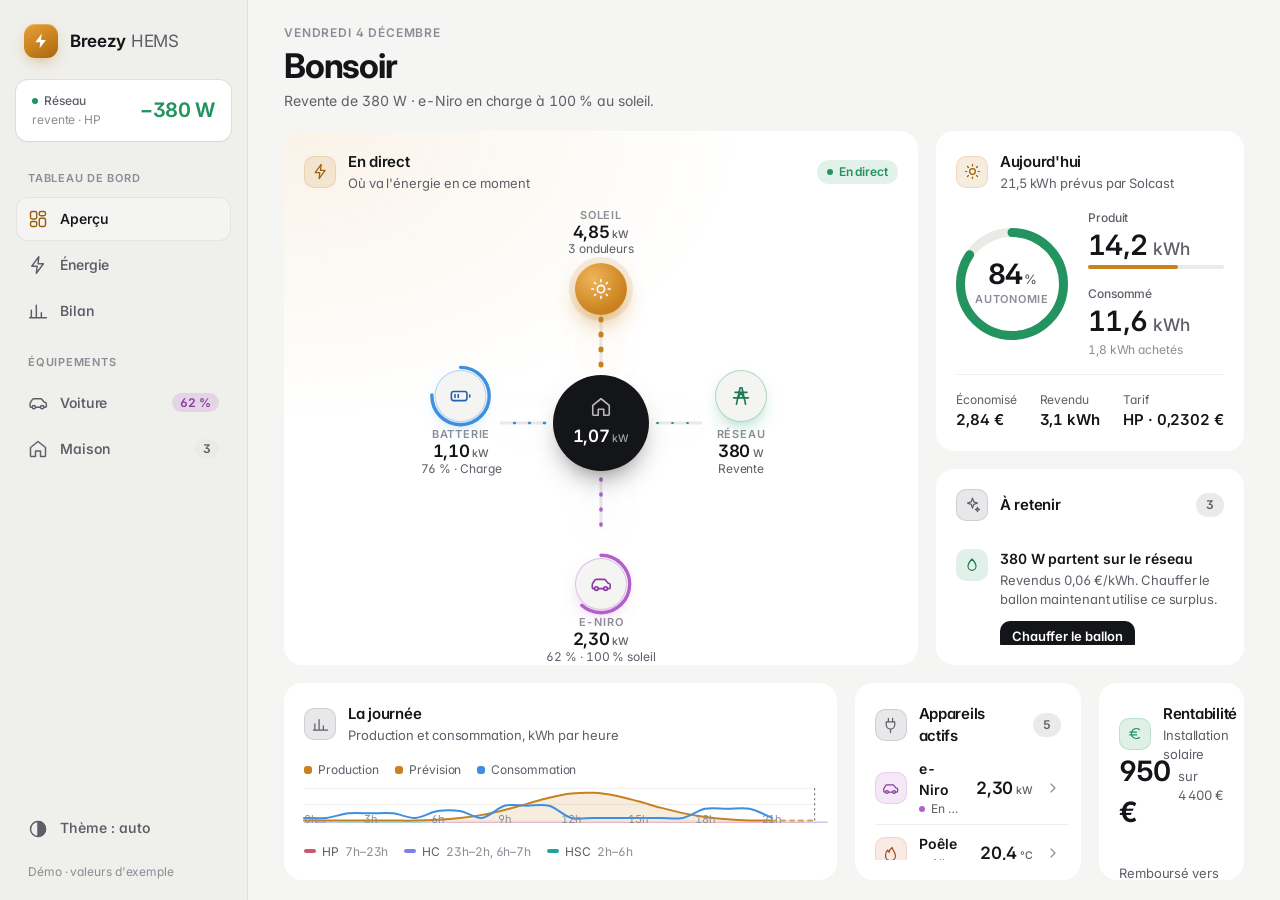
<file: v2/index.html>
<!doctype html>
<html lang="fr">
<head>
  <meta charset="utf-8">
  <meta name="viewport" content="width=device-width, initial-scale=1, viewport-fit=cover">
  <meta name="theme-color" content="#0d0e10">
  <meta name="color-scheme" content="dark light">
  <title>Breezy HEMS</title>
  <link rel="icon" href="data:image/svg+xml,<svg xmlns=%22http://www.w3.org/2000/svg%22 viewBox=%220 0 32 32%22><rect width=%2232%22 height=%2232%22 rx=%228%22 fill=%22%23c8811d%22/><path d=%22M17.5 5 9 18h6l-1.5 9L22 14h-6z%22 fill=%22white%22/></svg>">
  <link rel="preconnect" href="https://fonts.googleapis.com">
  <link rel="preconnect" href="https://fonts.gstatic.com" crossorigin>
  <link href="https://fonts.googleapis.com/css2?family=Inter:opsz,wght@14..32,400..700&display=swap" rel="stylesheet">
  <link rel="stylesheet" href="css/tokens.css">
  <link rel="stylesheet" href="css/components.css">
  <link rel="stylesheet" href="css/layout.css">
</head>
<body class="is-loading fit">
  <a class="skip" href="#view">Aller au contenu</a>
  <div class="app">
    <nav class="nav" id="nav" aria-label="Navigation principale"></nav>
    <main class="view" id="view" tabindex="-1">
      <div class="skel" aria-hidden="true"><i></i><i></i><i></i><i></i></div>
    </main>
  </div>
  <nav class="tabs" id="tabs" aria-label="Navigation"></nav>
  <div class="sheet" id="sheet" aria-hidden="true"></div>
  <div class="tip" id="tip" role="status" aria-live="polite"></div>
  <div class="toast" id="toast" role="status" aria-live="polite"></div>
  <!-- Motif hachuré des prévisions dans les graphiques -->
  <svg width="0" height="0" style="position:absolute" aria-hidden="true"><defs>
    <pattern id="hatch" width="6" height="6" patternUnits="userSpaceOnUse" patternTransform="rotate(45)"><rect width="6" height="6" style="fill:var(--surface-2)"/><path d="M0 0v6" style="stroke:var(--solar);stroke-width:2.5;opacity:.55"/></pattern>
  </defs></svg>
  <!-- Données : rôles → entités, puis états (démo) -->
  <script src="../js/config.js"></script>
  <script src="../js/mock.js"></script>
  <!-- Application -->
  <script src="js/core.js"></script>
  <script src="js/dom.js"></script>
  <script src="js/ui.js"></script>
  <script src="js/charts.js"></script>
  <script src="js/flow.js"></script>
  <script>window.BZ.pages = {};</script>
  <script src="js/pages/overview.js"></script>
  <script src="js/pages/energy.js"></script>
  <script src="js/pages/vehicle.js"></script>
  <script src="js/pages/home.js"></script>
  <script src="js/pages/insights.js"></script>
  <script src="js/app.js"></script>
</body>
</html>
</file>
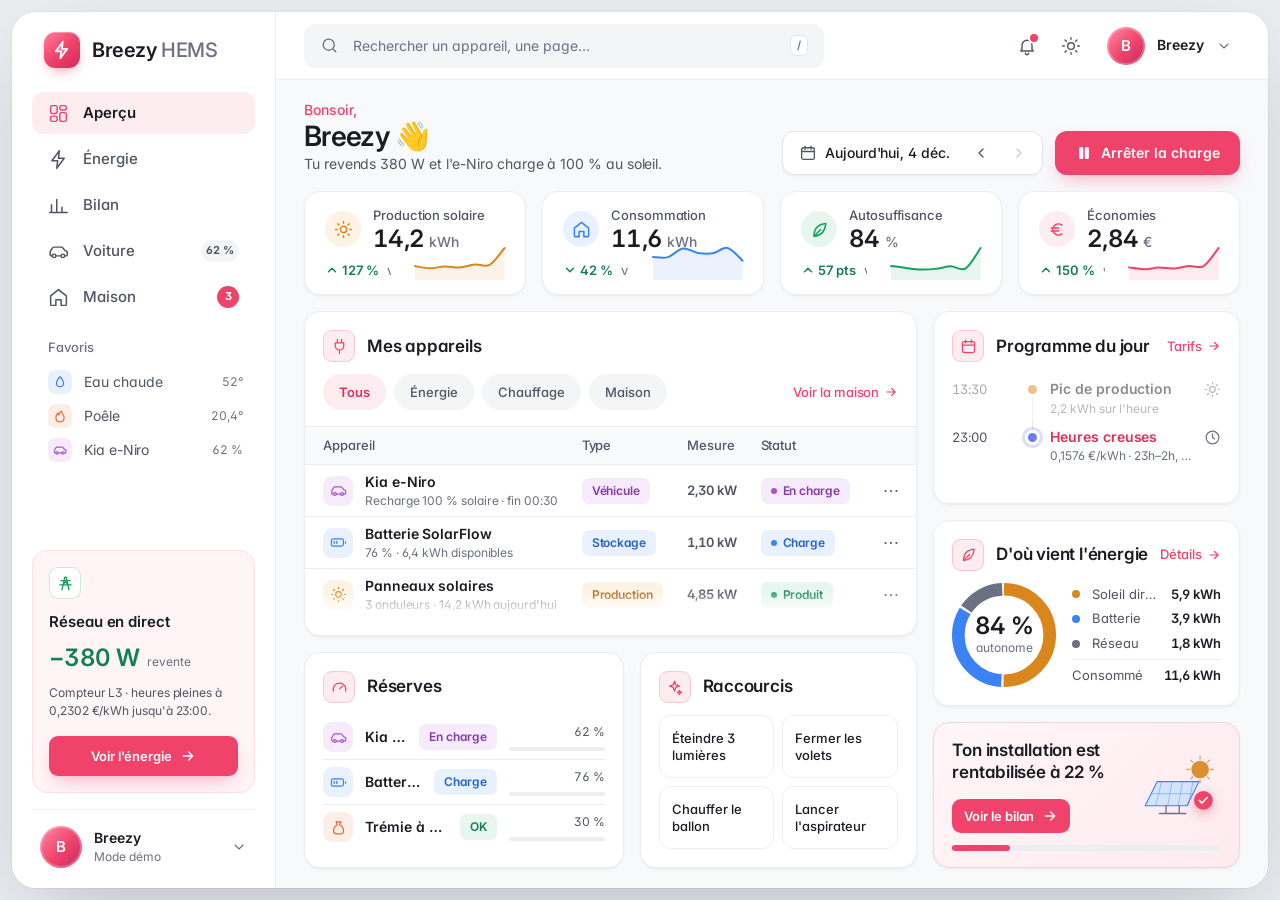
<file: v3/index.html>
<!doctype html>
<html lang="fr" data-theme="light">
<head>
  <meta charset="utf-8">
  <meta name="viewport" content="width=device-width, initial-scale=1, viewport-fit=cover">
  <meta name="theme-color" content="#e9ebef">
  <meta name="color-scheme" content="light dark">
  <title>Breezy HEMS</title>
  <link rel="icon" href="data:image/svg+xml,<svg xmlns=%22http://www.w3.org/2000/svg%22 viewBox=%220 0 32 32%22><rect width=%2232%22 height=%2232%22 rx=%229%22 fill=%22%23f0436b%22/><path d=%22M17.5 5 9 18h6l-1.5 9L22 14h-6z%22 fill=%22white%22/></svg>">
  <link rel="preconnect" href="https://fonts.googleapis.com">
  <link rel="preconnect" href="https://fonts.gstatic.com" crossorigin>
  <link href="https://fonts.googleapis.com/css2?family=Inter:opsz,wght@14..32,400..700&display=swap" rel="stylesheet">
  <link rel="stylesheet" href="css/tokens.css">
  <link rel="stylesheet" href="css/components.css">
  <link rel="stylesheet" href="css/layout.css">
  <link rel="stylesheet" href="css/pages/overview.css">
  <link rel="stylesheet" href="css/pages/energy.css">
  <link rel="stylesheet" href="css/pages/house.css">
  <link rel="stylesheet" href="css/pages/hero.css">
  <link rel="stylesheet" href="css/pages/insights.css">
  <link rel="stylesheet" href="css/pages/vehicle.css">
  <link rel="stylesheet" href="css/pages/home.css">
</head>
<body class="is-loading fit">
  <a class="skip" href="#view">Aller au contenu</a>
  <div class="frame">
    <div class="app">
      <nav class="side" id="side" aria-label="Navigation principale"></nav>
      <div class="main">
        <header class="top" id="top"></header>
        <main class="view" id="view" tabindex="-1">
          <div class="skel" aria-hidden="true"><i></i><i></i><i></i><i></i><i></i><i></i></div>
        </main>
      </div>
    </div>
  </div>
  <nav class="tabs" id="tabs" aria-label="Navigation"></nav>
  <div class="sheet" id="sheet" aria-hidden="true"></div>
  <div class="tip" id="tip" role="status" aria-live="polite"></div>
  <div class="toast" id="toast" role="status" aria-live="polite"></div>
  <!-- Motif hachuré des prévisions dans les graphiques -->
  <svg width="0" height="0" style="position:absolute" aria-hidden="true"><defs>
    <pattern id="hatch" width="6" height="6" patternUnits="userSpaceOnUse" patternTransform="rotate(45)"><rect width="6" height="6" style="fill:var(--surface-2)"/><path d="M0 0v6" style="stroke:var(--solar);stroke-width:2.5;opacity:.55"/></pattern>
  </defs></svg>
  <!-- Données : rôles → entités, puis états (démo) -->
  <script src="../js/config.js"></script>
  <script src="../js/mock.js"></script>
  <!-- Moteur (données, rendu, composants, graphiques) -->
  <script src="js/core.js"></script>
  <script src="js/dom.js"></script>
  <script src="js/ui.js"></script>
  <script src="js/charts.js"></script>
  <script src="js/flow.js"></script>
  <script src="js/house.js"></script>
  <script src="js/hero-art.js"></script>
  <script src="js/hero.js"></script>
  <script src="js/shared.js"></script>
  <script src="js/sheets.js"></script>
  <script>window.BZ.pages = {};</script>
  <!-- Pages -->
  <script src="js/pages/overview.js"></script>
  <script src="js/pages/energy.js"></script>
  <script src="js/pages/insights.js"></script>
  <script src="js/pages/vehicle.js"></script>
  <script src="js/pages/home.js"></script>
  <script src="js/app.js"></script>
</body>
</html>
</file>
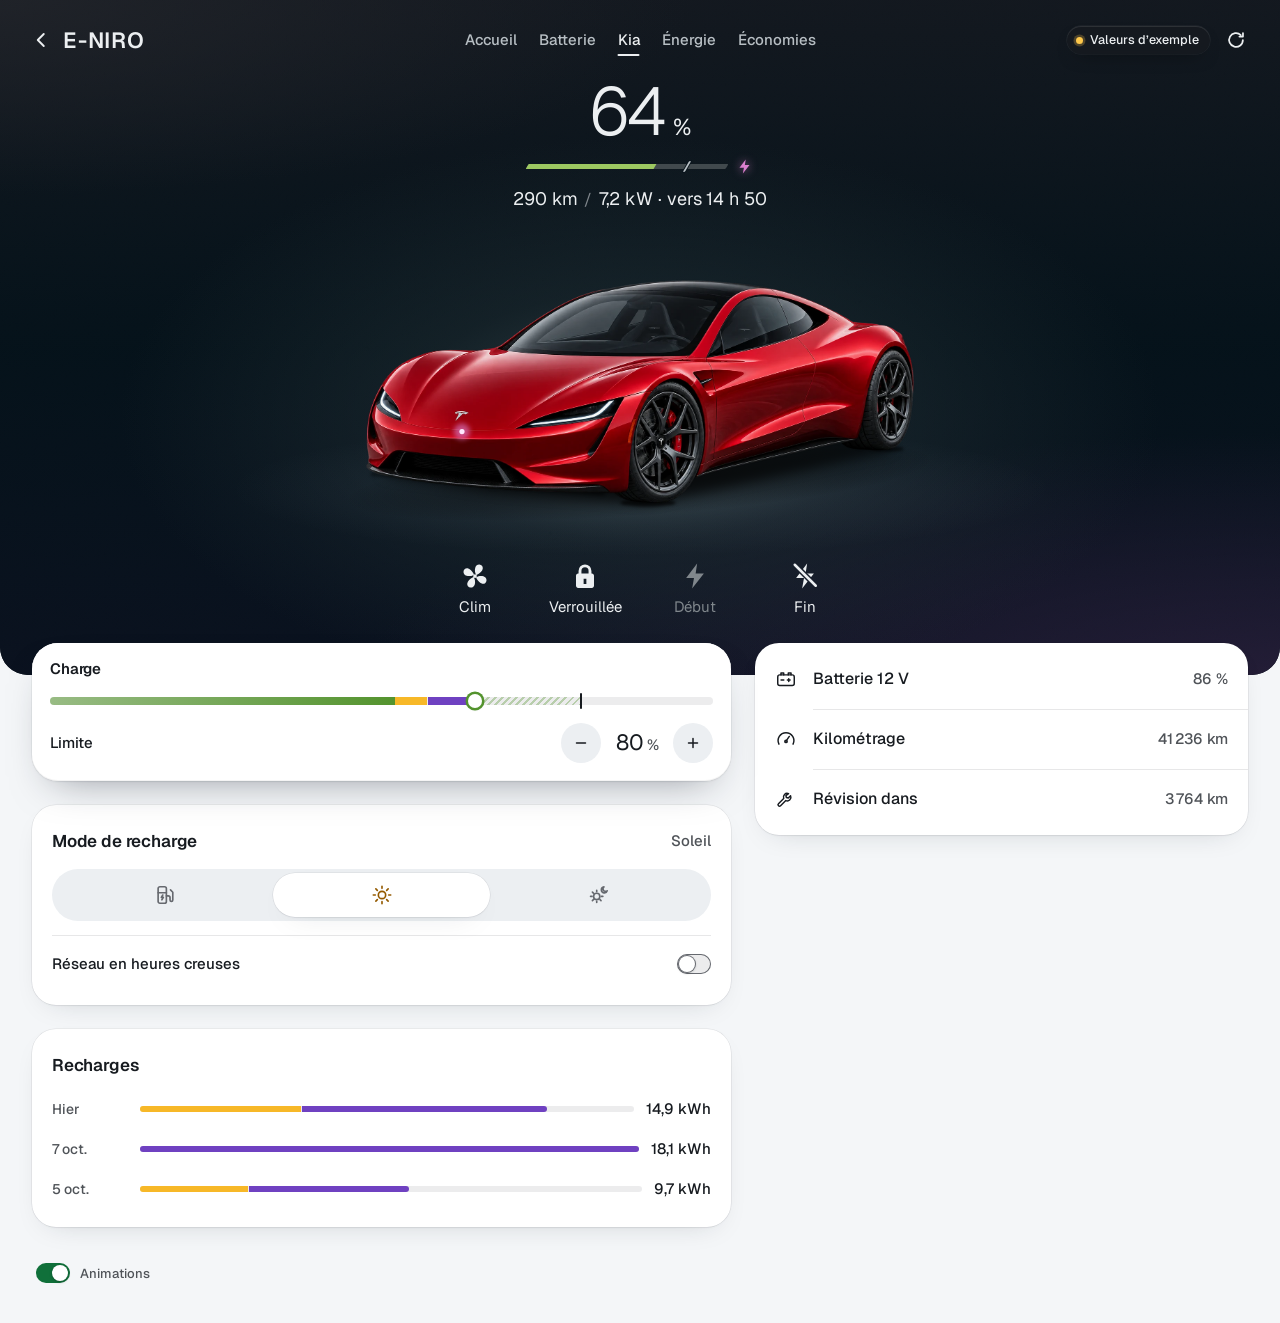
<file: kia.html>
<!doctype html>
<!--
  Breezy · Kia — le garage de la voiture, comme l'accueil de l'app Kia Connect
  ---------------------------------------------------------------------------
  GABARIT : tools/build.js produit kia.html (une page autonome) depuis ce fichier :
   - les marqueurs INCLURE insèrent le code commun à toutes les pages (src/partage/ : jetons, composants, pont vers
     Home Assistant, formats, icônes, interrupteur des animations), le même que l'Accueil ;
   - le rendu de la voiture (assets/roadster.webp) est embarqué tel quel en data URI, une seule fois (marqueur DATA).
      node tools/build.js                                (toutes les pages)
      node tools/build.js src/kia.template.html kia.html (cette page)
  Déployer kia.html à côté d'index.html : les liens entre les pages sont relatifs.

  DONNÉES : les entités de Home Assistant (bloc CONFIG.entites du script, « ← AJUSTE ICI »), reçues de la coque de
  S&A-HOME par postMessage (request_states → states). Les commandes partent exactement comme celles de S&A-HOME
  (PONT_NIRO.ecrire) : service_call → service_result.
  Hors de Home Assistant (page ouverte seule) : des valeurs d'exemple, au même format que les états de Home Assistant,
  lues par le même code ; les commandes y changent l'exemple après 1,2 s. Aperçus : kia.html?apercu=debranchee |
  branchee | charge (par défaut) | limite | perime (ou Breezy.apercu('limite') dans la console).

  LE HÉROS est un studio sombre (le « garage » de la voiture), le même dans les deux thèmes, comme l'app Kia : le nom de
  la voiture, la batterie en grand, une barre fine (niveau, repère de la limite, éclair allumé pendant la charge), une
  ligne (autonomie ; pendant la charge, la puissance et l'heure de fin), la voiture posée sur son ombre, une prise qui
  s'allume quand elle est branchée, et quatre commandes (Clim, Verrou, Début, Fin). Le contenu dessous suit le thème.
-->
<html lang="fr">
<head>
<meta charset="utf-8">
<meta name="viewport" content="width=device-width, initial-scale=1, viewport-fit=cover">
<meta name="color-scheme" content="light dark">
<meta name="theme-color" content="#131A23">
<meta name="description" content="Breezy, la Kia e-Niro : batterie, autonomie, recharge et commandes à distance.">
<title>Breezy · Kia</title>
<link rel="preconnect" href="https://fonts.googleapis.com">
<link rel="preconnect" href="https://fonts.gstatic.com" crossorigin>
<link rel="stylesheet" href="https://fonts.googleapis.com/css2?family=Geist:wght@300;400;500;600&display=swap">
<style>
/* Breezy · jetons et base, communs à toutes les pages (inclus par tools/build.js) */
/* ================================================================ JETONS === */
:root {
  color-scheme: light;
  --fond: oklch(0.972 0.004 260);
  --surface: #FFFFFF;
  --surface-2: oklch(0.95 0.005 260);
  --encre: oklch(0.22 0.012 260);
  --encre-2: oklch(0.44 0.01 260);
  --encre-3: oklch(0.52 0.01 260);
  --filet: oklch(0.22 0.012 260 / .10);
  --piste: oklch(0.40 0.01 260 / .10);
  /* énergie : même teinte pour comète, pastille, graphique, icône */
  --soleil: oklch(0.82 0.16 82);
  --soleil-t: oklch(0.52 0.12 70);
  --soleil-graphe: oklch(0.665 0.15 70);       /* barres du graphique : ≥ 3:1 sur la carte blanche (le héros garde --soleil) */
  --maison: oklch(0.66 0.14 250);
  --maison-t: oklch(0.48 0.15 256);
  --batterie: oklch(0.64 0.15 152);
  --batterie-t: oklch(0.48 0.12 152);
  --reseau: oklch(0.50 0.19 295);
  --reseau-t: oklch(0.46 0.19 295);
  --borne: oklch(0.58 0.19 332);                  /* la recharge de la voiture : un violet rosé, distinct du réseau */
  --borne-t: oklch(0.50 0.18 332);
  --alerte: oklch(0.58 0.20 27);
  --ombre-carte: 0 0 0 .5px var(--filet), 0 1px 2px oklch(0.25 0.02 260 / .04), 0 10px 30px -18px oklch(0.25 0.03 260 / .25);
  --police: Geist, system-ui, -apple-system, "Segoe UI", Roboto, "Helvetica Neue", Arial, sans-serif;
  --gx: 20px;
  --edge: 32px;
  --colw: 400px;
}
@media (prefers-color-scheme: dark) {
  :root:not([data-theme="light"]) {
    color-scheme: dark;
    --fond: oklch(0.17 0.006 260);
    --surface: oklch(0.215 0.007 260);
    --surface-2: oklch(0.25 0.008 260);
    --encre: oklch(0.96 0.004 260);
    --encre-2: oklch(0.80 0.008 260);
    --encre-3: oklch(0.70 0.008 260);
    --filet: oklch(0.96 0.004 260 / .10);
    --piste: oklch(0.96 0.004 260 / .12);
    --soleil: oklch(0.86 0.15 85);
    --soleil-t: oklch(0.86 0.15 85); --soleil-graphe: oklch(0.86 0.15 85);
    --maison: oklch(0.80 0.11 240);
    --maison-t: oklch(0.80 0.11 240);
    --batterie: oklch(0.74 0.15 152);
    --batterie-t: oklch(0.74 0.15 152);
    --reseau: oklch(0.62 0.17 295);
    --reseau-t: oklch(0.70 0.15 295);
    --borne: oklch(0.72 0.15 332);
    --borne-t: oklch(0.76 0.13 332);
    --alerte: oklch(0.72 0.17 27);
    --ombre-carte: 0 0 0 .5px var(--filet), 0 18px 40px -26px oklch(0 0 0 / .7);
  }
}
:root[data-theme="dark"] {
  color-scheme: dark;
  --fond: oklch(0.17 0.006 260);
  --surface: oklch(0.215 0.007 260);
  --surface-2: oklch(0.25 0.008 260);
  --encre: oklch(0.96 0.004 260);
  --encre-2: oklch(0.80 0.008 260);
  --encre-3: oklch(0.70 0.008 260);
  --filet: oklch(0.96 0.004 260 / .10);
  --piste: oklch(0.96 0.004 260 / .12);
  --soleil: oklch(0.86 0.15 85);
  --soleil-t: oklch(0.86 0.15 85); --soleil-graphe: oklch(0.86 0.15 85);
  --maison: oklch(0.80 0.11 240);
  --maison-t: oklch(0.80 0.11 240);
  --batterie: oklch(0.74 0.15 152);
  --batterie-t: oklch(0.74 0.15 152);
  --reseau: oklch(0.62 0.17 295);
  --reseau-t: oklch(0.70 0.15 295);
  --borne: oklch(0.72 0.15 332);
  --borne-t: oklch(0.76 0.13 332);
  --alerte: oklch(0.72 0.17 27);
  --ombre-carte: 0 0 0 .5px var(--filet), 0 18px 40px -26px oklch(0 0 0 / .7);
}
@media (max-width: 374px) { :root { --gx: 16px; } }
@media (min-width: 768px) { :root { --gx: 32px; } }

/* ================================================================ BASE === */
*, *::before, *::after { box-sizing: border-box; }
html { -webkit-text-size-adjust: 100%; text-size-adjust: 100%; background: var(--fond); }
body {
  margin: 0; background: var(--fond); color: var(--encre);
  font: 400 15px/21px var(--police);
  font-feature-settings: "tnum" 1; font-variant-numeric: tabular-nums;
  -webkit-font-smoothing: antialiased; -moz-osx-font-smoothing: grayscale;
}
p, h1, h2, h3, ul, ol, dl, dd, figure { margin: 0; }
ul, ol { padding: 0; list-style: none; }
a { color: inherit; }
button, input, select { font: inherit; color: inherit; }
button { cursor: pointer; }
svg { overflow: visible; }
.sr-only { position: absolute !important; width: 1px; height: 1px; padding: 0; margin: -1px; overflow: hidden; clip: rect(0 0 0 0); white-space: nowrap; border: 0; }
:focus { outline: none; }
:focus-visible { outline: 2px solid var(--encre); outline-offset: 2px; }
.ic { width: 1em; height: 1em; flex: none; fill: none; stroke: currentColor; stroke-width: 1.8; stroke-linecap: round; stroke-linejoin: round; }

.saut {
  position: absolute; z-index: 20; left: var(--gx); top: -80px;
  padding: 10px 14px; border-radius: 12px;
  background: var(--encre); color: var(--fond); font-weight: 600; text-decoration: none;
}
.saut:focus { top: max(8px, env(safe-area-inset-top)); }

/* Breezy · la scène et les composants communs (héros, ciel, barre, pastilles, chiffre, verre dépoli, cartes, lignes, pied)
   — inclus par tools/build.js ; les règles propres à une page restent dans son gabarit, APRÈS ce fichier. */
/* ================================================================ HÉROS === */
.hero {
  position: relative; display: block;
  width: 100%; height: 75vh; height: 75svh;
  margin: 0; padding: 0 0 0 0;
  overflow: hidden; isolation: isolate;
  border-radius: 0 0 28px 28px;
  background: var(--ciel-haut-actuel, oklch(.86 .055 240));
  color: var(--ciel-encre);
  /* encres et surface de la SCÈNE (indépendantes du thème de la page) */
  --surface-scene: #FFFFFF;
  --ciel-encre: oklch(0.22 0.012 260);
  --ciel-encre-2: oklch(0.38 0.012 260);
  --fil: oklch(0.42 0.01 260 / .5);
}
.hero[data-ciel="sombre"] {
  /* sur un ciel sombre, les énergies prennent leur clarté « sombre » (même teinte) : comètes, moyeu et pastilles restent lisibles */
  --soleil: oklch(0.86 0.15 85);
  --maison: oklch(0.80 0.11 240);
  --batterie: oklch(0.74 0.15 152);
  --reseau: oklch(0.62 0.17 295);
  --borne: oklch(0.72 0.15 332);
  --surface-scene: oklch(0.24 0.01 260);
  --ciel-encre: oklch(0.97 0.004 260);
  --ciel-encre-2: oklch(0.84 0.008 260);
  --fil: oklch(0.88 0.01 260 / .45);
}
.hero :focus-visible { outline-color: var(--ciel-encre); }
#annonce { top: 0; left: 0; }
.direct:focus { outline: none; }

/* --- Ciel (derrière la maison : il ne la couvre jamais) --- */
.ciel { position: absolute; inset: 0; z-index: 0; pointer-events: none; --yh: 60%; padding-right: env(safe-area-inset-right, 0px); }
.ciel-fond {
  position: absolute; inset: 0;
  /* voile de lecture (encrerCiel) : seulement autour du crépuscule et de l'aube, quand ni l'encre claire ni la sombre n'atteint 4,5:1 sur le ciel */
  background:
    linear-gradient(180deg, var(--voile-c, transparent) 0, var(--voile-c, transparent) var(--voile-y, 0px), transparent calc(var(--voile-y, 0px) + 80px)),
    linear-gradient(180deg, var(--c-haut) 0, var(--c-milieu) calc(var(--yh) * .45), var(--c-horizon) var(--yh), var(--c-sol0) calc(var(--yh) + 24px), var(--c-sol1) 100%);
}
.ciel-fond-b { opacity: 0; }
.astre { position: absolute; left: 0; top: 0; width: 0; height: 0; transition: opacity .6s ease; }
.astre .halo { position: absolute; left: calc(var(--r) * -3.5); top: calc(var(--r) * -3.5); width: calc(var(--r) * 7); height: calc(var(--r) * 7); border-radius: 50%; background: radial-gradient(closest-side, color-mix(in oklch, var(--astre) 42%, transparent), color-mix(in oklch, var(--astre) 14%, transparent) 55%, transparent); }
.astre .disque { position: absolute; left: calc(var(--r) * -1); top: calc(var(--r) * -1); width: calc(var(--r) * 2); height: calc(var(--r) * 2); border-radius: 50%; background: var(--astre); box-shadow: 0 0 0 .5px color-mix(in oklch, var(--astre) 60%, transparent); }
.astre.lune .disque { background: transparent; box-shadow: calc(var(--r) * .42) calc(var(--r) * -.18) 0 0 oklch(.95 .02 90); transform: rotate(-12deg); }
.astre.lune .halo { background: radial-gradient(closest-side, oklch(.95 .02 90 / .10), transparent); }
.etoiles { position: absolute; inset: 0; width: 100%; height: 100%; }
.etoiles circle { fill: oklch(.95 .01 260); }
.etoiles .tw { animation: scintille var(--d) ease-in-out var(--r) infinite; }
@keyframes scintille { 0%, 100% { opacity: 1; } 50% { opacity: .3; } }
.nuages { position: absolute; inset: 0; }
.nuages i { position: absolute; display: block; border-radius: 999px; background: radial-gradient(closest-side, var(--nuage), transparent); }
.nuages.derive { animation: derive 40s ease-in-out infinite alternate; }
@keyframes derive { to { transform: translateX(24px); } }
.pluie { position: absolute; inset: 0; opacity: .18; background: repeating-linear-gradient(102deg, transparent 0 9px, oklch(1 0 0 / .9) 9px 10px, transparent 10px 23px); background-size: 100% 46px; }
.pluie.anim { animation: pluie 1.1s linear infinite; }
@keyframes pluie { to { background-position: -10px 46px; } }

/* --- Maison (SVG en ligne) et calque des filets --- */
.scene { position: absolute; inset: 0; z-index: 1; }
.scene > svg { position: absolute; inset: 0; width: 100%; height: 100%; display: block; overflow: hidden; }
.fils { position: absolute; inset: 0; z-index: 2; width: 100%; height: 100%; pointer-events: none; overflow: visible; }
.fil { fill: none; stroke: var(--fil); stroke-width: 1; stroke-dasharray: 1.4 3; stroke-linecap: round; transition: opacity .3s ease; }
.ancre { fill: var(--c); stroke: var(--surface-scene); stroke-width: 1; transform-box: fill-box; transform-origin: center; }
.ancre.pouls { animation: ancre 600ms ease-in-out; }
@keyframes ancre { 50% { transform: scale(1.8); } }

/* --- Barre du haut --- */
.barre {
  position: absolute; z-index: 5; top: 8px; left: var(--gx); right: var(--gx); height: 44px;
  display: grid; grid-template-columns: minmax(0, 1fr) auto minmax(0, 1fr); align-items: center; gap: 8px;
  transition: top .2s;
}
.hero[data-niveau="2"] .barre, .hero[data-niveau="3"] .barre, .hero[data-niveau="4"] .barre { top: 4px; }
.barre-g { display: flex; align-items: center; gap: 28px; min-width: 0; justify-self: start; }
.marque { display: inline-flex; align-items: center; gap: 9px; height: 44px; min-width: 44px; padding-right: 4px; border-radius: 12px; color: var(--ciel-encre); text-decoration: none; }
.marque svg { width: 28px; height: 28px; flex: none; }
.marque-nom { font: 600 17px/1 var(--police); letter-spacing: -.02em; }
.nav-large { display: none; gap: 22px; }
.nav-large a { position: relative; padding: 0; border: 0; background: none; font: 500 15px/44px var(--police); color: var(--ciel-encre-2); text-decoration: none; border-radius: 6px; }
.nav-large a[aria-current="page"] { color: var(--ciel-encre); }
.hero.sans-nav .nav-large { display: none !important; }
.nav-large a[aria-current="page"]::after { content: ""; position: absolute; left: 0; right: 0; bottom: 6px; height: 2px; border-radius: 2px; background: currentColor; }

/* surfaces givrées de la scène (pastilles, capsule « en direct ») — S&A-HOME .hc-chip */
.givre, .pill {
  background: linear-gradient(180deg, color-mix(in oklch, var(--surface-scene) 64%, transparent), color-mix(in oklch, var(--surface-scene) 82%, transparent));
  -webkit-backdrop-filter: blur(16px) saturate(1.8); backdrop-filter: blur(16px) saturate(1.8);
  box-shadow: inset 0 1px 0 oklch(1 0 0 / .8), inset 0 0 0 .5px oklch(1 0 0 / .5), 0 0 0 .5px oklch(.35 .01 260 / .12), 0 6px 16px -10px oklch(.25 .03 260 / .45);
}
.hero[data-ciel="sombre"] :is(.givre, .pill) {
  background: oklch(.22 .01 260 / .72);
  box-shadow: inset 0 1px 0 oklch(1 0 0 / .10), 0 0 0 .5px oklch(1 0 0 / .08), 0 8px 18px -10px oklch(0 0 0 / .6);
}

/* --- Capsule d'état (centre de la barre) : « En direct », ou « Hors de Home Assistant : valeurs d’exemple » (S&A-HOME) --- */
.capsule {
  position: relative; justify-self: center; min-width: 0; max-width: 100%;
  display: inline-flex; align-items: center; gap: 8px;
  height: 30px; padding: 0 12px 0 10px; border: 0; border-radius: 999px;
  font: 500 13px/1 var(--police); color: var(--ciel-encre); white-space: nowrap;
}
.capsule .pt { width: 7px; height: 7px; border-radius: 50%; background: var(--c, var(--batterie)); box-shadow: 0 0 0 2.5px color-mix(in oklch, var(--c, var(--batterie)) 24%, transparent); flex: none; }
.capsule .cc, .capsule.court .cl { display: none; }
.capsule.court .cc { display: inline; }
.hero.sans-nom .marque-nom { display: none; }
@media (max-width: 359px) { .barre { gap: 6px; } }

/* --- LE chiffre et sa phrase --- */
.une {
  position: absolute; z-index: 4; left: var(--gx); top: 66px;
  display: flex; flex-direction: column; align-items: flex-start;
  margin: 0; padding: 0; border: 0; background: none; border-radius: 12px;
  color: var(--ciel-encre); text-align: left;
}
.une-k { display: flex; align-items: center; gap: 8px; height: 20px; font: 500 14px/20px var(--police); color: var(--ciel-encre-2); white-space: nowrap; }
.une-k i { width: 8px; height: 8px; border-radius: 50%; background: var(--c, var(--soleil)); flex: none; }
.une-v { display: block; font-weight: 400; font-size: var(--une-t, 62px); line-height: 1; letter-spacing: -.045em; white-space: nowrap; font-variant-numeric: tabular-nums; transition: opacity .4s; }
.une-v .u { font-size: .34em; font-weight: 500; letter-spacing: 0; color: var(--ciel-encre-2); margin-left: .12em; }
.hero[data-niveau="2"] .une-k, .hero[data-niveau="3"] .une-k, .hero[data-niveau="4"] .une-k, .hero[data-mode="court"] .une-k { height: 18px; font-size: 13px; line-height: 18px; }
.une-phrase {
  position: absolute; z-index: 4; left: var(--gx); top: 160px;
  width: max-content; max-width: min(32ch, calc(100% - 2 * var(--gx)));
  font: 400 16px/22px var(--police); letter-spacing: -.005em; color: var(--ciel-encre);
  text-wrap: pretty;
}
.hero[data-niveau="1"] .une-phrase { font-size: 15px; line-height: 20px; }
.hero[data-mode="court"] .une-phrase { font-size: 15px; line-height: 20px; white-space: nowrap; max-width: none; }
.une-phrase[hidden] { display: none; }

/* --- Pastilles (S&A-HOME) : une valeur par flux allumé --- */
.pastilles { position: absolute; inset: 0; z-index: 4; pointer-events: none; }
.pill {
  position: absolute; left: 0; top: 0; pointer-events: auto;
  display: inline-flex; align-items: center; gap: 6px; height: 30px; padding: 0 11px 0 6px;
  border: 0; border-radius: 999px; transform: translate(-50%, 0);
  font: 600 14px/20px var(--police); letter-spacing: -.01em; white-space: nowrap; font-variant-numeric: tabular-nums;
  color: oklch(.22 .012 260);
  transition: opacity 300ms ease, visibility 0s linear 0s;
}
.pill .g { display: grid; place-items: center; width: 18px; height: 18px; border-radius: 999px; flex: none; background: color-mix(in oklch, var(--c) 22%, transparent); color: var(--ct); }
.pill .g .ic { width: 12px; height: 12px; stroke-width: 2; }
.pill .v { display: inline-flex; align-items: center; gap: 3px; }
.pill .v .ic, .pill .s .ic { width: 11px; height: 11px; stroke-width: 2; }
.pill .s { display: inline-flex; align-items: center; gap: 3px; font-weight: 500; font-size: 12.5px; color: oklch(.41 .01 260); }
.pill .n { margin-right: 4px; font-weight: 500; font-size: 13px; color: oklch(.41 .01 260); }
.hero[data-ciel="sombre"] .pill { color: oklch(.97 .004 260); }
.hero[data-ciel="sombre"] .pill :is(.s, .n) { color: oklch(.80 .008 260); }
.hero[data-ciel="sombre"] .pill .g { color: var(--c); }
.pill.cache { opacity: 0; visibility: hidden; transition: opacity 300ms ease, visibility 0s linear 300ms; }
a.pill { text-decoration: none; cursor: pointer; }                   /* une pastille qui ouvre une page (la borne → Kia) */
.hero[data-mode="court"] .pill { transform: none; }

/* pastilles sorties du héros (héros minuscule : zoom 400 %) : une rangée qui se replie, sur la page */
.pastilles.dehors { position: static; display: flex; flex-wrap: wrap; gap: 14px 8px; padding: 14px var(--gx) 2px; pointer-events: auto; }
.pastilles.dehors .pill { position: relative; transform: none; color: var(--encre); background: var(--surface-2); box-shadow: none; -webkit-backdrop-filter: none; backdrop-filter: none; }
.pastilles.dehors .pill :is(.s, .n) { color: var(--encre-2); }

/* ================================================================ GRANDS ÉCRANS (héros) === */
.hero[data-mode="large"] .barre { top: 16px; height: 48px; left: var(--edge); right: var(--edge); }
.hero[data-mode="large"] .une, .hero[data-mode="large"] .une-phrase { left: var(--edge); }
.hero[data-mode="large"] .une-phrase { max-width: var(--colw); font-size: 18px; line-height: 26px; }
.hero[data-mode="large"] .une-v { letter-spacing: -.05em; }
@media (min-width: 1100px) { .hero[data-mode="large"] .nav-large { display: flex; } }
.hero[data-mode="court"] .barre { top: 6px; right: auto; width: calc(var(--colw) - var(--gx)); }
.hero[data-mode="court"] .une-v { letter-spacing: -.05em; }
/* ================================================================ CONTENU === */
main { display: block; padding: 0 0 8px; }
@media (prefers-reduced-motion: reduce) { main { padding-bottom: 32px; } }   /* le pied (interrupteur) est masqué : la page garde sa marge basse */
.page { display: flex; flex-direction: column; gap: 16px; padding: 16px var(--gx) 0; max-width: 1320px; margin: 0 auto; }
.carte {
  position: relative; border-radius: 24px; padding: 18px 20px;
  background: var(--surface); box-shadow: var(--ombre-carte);
}
@media (max-width: 359px) { .carte { padding: 16px; } }
.carte-tete { display: flex; align-items: center; justify-content: space-between; gap: 12px; min-height: 36px; }
.carte h2, .bilan h2 { font: 600 17px/22px var(--police); letter-spacing: -.01em; }
.u { font-weight: 500; }

/* --- Bilan du jour (verre dépoli, S&A-HOME .hb-bilan.hb-p) --- */
.bilan {
  position: relative; z-index: 6;
  margin: calc(var(--ov, 0px) * -1) 14px 0;
  padding: 16px 4px 14px; border-radius: 26px;
  background: radial-gradient(120% 140% at 0% 0%, oklch(1 0 0 / .55), transparent 55%), linear-gradient(180deg, color-mix(in oklch, var(--surface) 62%, transparent), color-mix(in oklch, var(--surface) 80%, transparent));
  -webkit-backdrop-filter: blur(24px) saturate(1.9); backdrop-filter: blur(24px) saturate(1.9);
  box-shadow: inset 0 1px 0 oklch(1 0 0 / .9), inset 0 -1px 0 oklch(0.4 0.01 260 / .06), inset 0 0 0 .5px oklch(1 0 0 / .55), 0 0 0 .5px oklch(0.35 0.01 260 / .1), 0 1px 2px oklch(0.25 0.02 260 / .06), 0 18px 40px -22px oklch(0.25 0.03 260 / .5);
}
:root[data-theme="dark"] .bilan { background: color-mix(in oklch, var(--surface) 82%, transparent); box-shadow: inset 0 1px 0 oklch(1 0 0 / .08), 0 0 0 .5px oklch(1 0 0 / .08), 0 18px 40px -22px oklch(0 0 0 / .7); }
@media (prefers-color-scheme: dark) { :root:not([data-theme="light"]) .bilan { background: color-mix(in oklch, var(--surface) 82%, transparent); box-shadow: inset 0 1px 0 oklch(1 0 0 / .08), 0 0 0 .5px oklch(1 0 0 / .08), 0 18px 40px -22px oklch(0 0 0 / .7); } }
/* Sur une scène sombre ou intermédiaire (soir, nuit…), le verre dépoli clair deviendrait gris boueux :
   - page claire, carte surtout hors du héros (téléphone) : surface claire pleine, sans flou (pas de bande grise ni de couture) ;
   - carte posée dans le héros (grand écran) : verre sombre de la scène, encres claires (comme les pastilles du ciel sombre). */
.bilan[data-fond="plein"] { background: var(--surface); -webkit-backdrop-filter: none; backdrop-filter: none; }
.bilan[data-fond="sombre"] {
  --surface: oklch(0.24 0.01 260);
  --encre: oklch(0.97 0.004 260); --encre-2: oklch(0.84 0.008 260); --encre-3: oklch(0.76 0.008 260);
  --filet: oklch(0.96 0.004 260 / .12); --piste: oklch(0.96 0.004 260 / .16);
  --soleil: oklch(0.86 0.15 85); --maison: oklch(0.80 0.11 240); --batterie: oklch(0.74 0.15 152);
  color: var(--encre);
  background: oklch(.22 .01 260 / .84);
  box-shadow: inset 0 1px 0 oklch(1 0 0 / .10), 0 0 0 .5px oklch(1 0 0 / .08), 0 18px 40px -22px oklch(0 0 0 / .7);
}
.bilan-tete { display: flex; align-items: baseline; justify-content: space-between; gap: 12px; padding: 0 14px; margin-bottom: 12px; }
.bilan-tete h2 { font-size: 15px; line-height: 20px; }
.bilan[hidden] { display: none; }
@media (max-width: 429px) { .bilan-tete { padding: 0 11px; } }
@media (max-width: 374px) { .bilan-tete { padding: 0 7px; } .bilan { margin-left: 8px; margin-right: 8px; } }
@media (min-width: 768px) { .bilan { margin-left: var(--gx); margin-right: var(--gx); } }

/* --- Lignes (liste à la Tesla) --- */
.lignes { margin: 0 calc(var(--gx) * -1); }
.lignes a {
  position: relative; display: grid; grid-template-columns: 24px minmax(0, 1fr) auto 16px; align-items: center; gap: 14px;
  min-height: 60px; padding: 10px var(--gx); color: var(--encre); text-decoration: none;
}
.lignes li + li a::before { content: ""; position: absolute; top: 0; left: calc(var(--gx) + 38px); right: 0; height: 1px; background: var(--filet); }
.lignes a:hover { background: color-mix(in oklch, var(--surface-2) 70%, transparent); }
.lignes .ic { width: 22px; height: 22px; stroke-width: 1.6; color: var(--encre); }
.lignes .chev { width: 16px; height: 16px; color: var(--encre-3); }
.lignes .l1 { min-width: 0; font: 500 16px/22px var(--police); }
.lignes .lv { font: 500 15px/20px var(--police); color: var(--encre-2); white-space: nowrap; }
/* une ligne d'information, sans lien ni chevron */
.lignes .ligne { position: relative; display: grid; grid-template-columns: 24px minmax(0, 1fr) auto; align-items: center; gap: 14px; min-height: 60px; padding: 10px var(--gx); color: var(--encre); }
.lignes li + li .ligne::before { content: ""; position: absolute; top: 0; left: calc(var(--gx) + 38px); right: 0; height: 1px; background: var(--filet); }

/* --- Pied : l'interrupteur des animations (WCAG 2.2.2) --- */
.pied[hidden] { display: none; }
.pied { max-width: 1320px; margin: 0 auto; padding: 16px var(--gx) 28px; text-align: center; font: 500 12.5px/18px var(--police); color: var(--encre-3); }
.pied-actions { display: flex; flex-wrap: wrap; align-items: center; justify-content: center; gap: 4px 20px; }
.interrupteur { display: inline-flex; align-items: center; justify-content: center; gap: 10px; min-width: 44px; min-height: 44px; padding: 0 4px; border: 0; background: none; font: 500 13px/1 var(--police); color: var(--encre-2); border-radius: 12px; }
/* piste cerclée (≥ 3:1 sur la page) ; allumée : vert foncé en thème clair */
.interrupteur .tr { position: relative; width: 34px; height: 20px; border-radius: 999px; background: var(--piste); box-shadow: inset 0 0 0 1px var(--encre-3); transition: background .2s; flex: none; }
.interrupteur .tr::after { content: ""; position: absolute; top: 2px; left: 2px; width: 16px; height: 16px; border-radius: 50%; background: var(--surface); box-shadow: 0 0 0 1px var(--encre-3), 0 1px 3px oklch(.2 .01 260 / .3); transition: transform .2s; }
.interrupteur[aria-checked="true"] .tr { background: var(--batterie-t); box-shadow: none; }
.interrupteur[aria-checked="true"] .tr::after { box-shadow: 0 1px 3px oklch(.2 .01 260 / .3); transform: translateX(14px); }

/* ================================================================ GRANDS ÉCRANS (contenu) === */
html[data-mode="large"] .bilan { width: var(--colw); margin: calc(var(--lift, 0px) * -1) 0 0 var(--edge); }
html[data-mode="court"] .bilan { margin: 12px var(--gx) 0; }
@media (min-width: 900px) {
  .page { display: grid; grid-template-columns: repeat(12, minmax(0, 1fr)); gap: 24px; align-items: start; padding-top: 32px; }
  .colonne-g { grid-column: 1 / span 7; display: flex; flex-direction: column; gap: 24px; }
  .colonne-d { grid-column: 8 / span 5; display: flex; flex-direction: column; gap: 24px; }
  .lignes { margin: 0; padding: 6px 0; border-radius: 24px; background: var(--surface); box-shadow: var(--ombre-carte); overflow: hidden; }
  .lignes a { padding: 12px 20px; }
  .lignes li + li a::before { left: 58px; }
  .lignes .ligne { padding: 12px 20px; }
  .lignes li + li .ligne::before { left: 58px; }
  .pied { text-align: left; }
  .pied-actions { justify-content: flex-start; }
}
@media (max-width: 899px) { .colonne-g, .colonne-d { display: contents; } }

/* ================================================================ COMÈTES ET MOYEU (dans le SVG) === */
.fl-flux { transition: opacity 300ms ease; }
.fl-flux path, .fl-fixe path { fill: none; stroke-linecap: round; stroke-linejoin: round; }
.fl-lueur { filter: url(#fl-flou); }
.fl-fixe .fl-fleche { stroke: var(--surface-scene); stroke-width: 1; stroke-linejoin: round; vector-effect: non-scaling-stroke; }
.pill .long, .pill .court { align-items: center; gap: 4px; }
.pill .long { display: inline-flex; }
.pill .court { display: none; }
.pill .sep { margin-right: 1px; }
@media (max-width: 359px) { .pill .long { display: none; } .pill .court { display: inline-flex; } .pill .court:empty { display: none; } }
.hero.borne-courte .pill .n { display: none; }
.hero.pills-courtes .pill .long { display: none; }
.hero.pills-courtes .pill .court { display: inline-flex; }
.hero.pills-courtes .pill .court:empty { display: none; }

/* ================================================================ MOUVEMENT RÉDUIT === */
@media (prefers-reduced-motion: reduce) {
  *, *::before, *::after { animation: none !important; transition: none !important; }
}
.calme .etoiles .tw, .calme .nuages, .calme .pluie, .calme .ancre.pouls { animation: none !important; }
#hero.fige, #hero.fige * { animation-play-state: paused !important; }      /* héros hors écran ou onglet caché */

/* ================================================================ COULEURS FORCÉES (Windows contraste élevé) === */
@media (forced-colors: active) {
  .interrupteur .tr { border: 1px solid CanvasText; background: Canvas; }
  .interrupteur .tr::after { background: CanvasText; forced-color-adjust: none; }
  .interrupteur[aria-checked="true"] .tr { background: Highlight; border-color: Highlight; forced-color-adjust: none; }
  .interrupteur[aria-checked="true"] .tr::after { background: HighlightText; }
  .une-k { position: relative; z-index: 1; }           /* le fond imposé de la ligne du chiffre ne masque plus son intitulé */
  .capsule .pt, .une-k i { forced-color-adjust: none; }
}

</style>
<style>
/* ================================================================ KIA : JETONS DE LA PAGE === */
/* le vert de la batterie de la voiture (celui de l'app Kia) : plus foncé sur une page claire, pour rester lisible */
:root { --vert: oklch(0.60 0.15 136); --alerte-forte: oklch(0.52 0.19 27); }
@media (prefers-color-scheme: dark) { :root:not([data-theme="light"]) { --vert: oklch(0.78 0.14 128); } }
:root[data-theme="dark"] { --vert: oklch(0.78 0.14 128); }

/* ================================================================ KIA : LE STUDIO ===
   Le héros est le garage de la voiture : bleu nuit, une lumière douce derrière elle, une pointe de violet en bas.
   Il reste sombre dans les deux thèmes ; ses encres sont donc fixes. */
.hero.studio {
  --encre-s: oklch(0.95 0.005 240);
  --encre-s2: oklch(0.80 0.01 240);
  --encre-s3: oklch(0.62 0.012 235);           /* commande indisponible (le gris de l'app Kia) */
  --piste-s: oklch(0.40 0.012 230);
  --vert-kia: oklch(0.78 0.14 128);
  --clim: oklch(0.84 0.10 205);
  --alerte-s: oklch(0.74 0.16 32);
  --ciel-encre: var(--encre-s); --ciel-encre-2: var(--encre-s2);
  --surface-scene: oklch(0.25 0.016 250);
  background: oklch(0.18 0.022 240);
  color: var(--encre-s);
}
.studio-fond {
  position: absolute; inset: 0; z-index: 0; pointer-events: none;
  background:
    radial-gradient(var(--lw, 300px) var(--lh, 220px) at var(--lx, 50%) var(--ly, 55%), oklch(0.37 0.022 214 / .92), oklch(0.29 0.02 222 / .5) 45%, transparent 100%),
    radial-gradient(110% 55% at 100% 100%, oklch(0.255 0.05 296 / .9), transparent 65%),
    radial-gradient(75% 40% at 0% 0%, oklch(0.255 0.012 265 / .9), transparent 72%),
    linear-gradient(180deg, oklch(0.205 0.016 256) 0%, oklch(0.172 0.026 236) 52%, oklch(0.178 0.03 262) 100%);
}
/* un grain très fin : pas de bandes dans les dégradés sombres */
.studio-fond::after {
  content: ""; position: absolute; inset: 0; opacity: .05; mix-blend-mode: overlay;
  background-image: url("data:image/svg+xml,%3Csvg xmlns='http://www.w3.org/2000/svg' width='160' height='160'%3E%3Cfilter id='g'%3E%3CfeTurbulence type='fractalNoise' baseFrequency='.9' numOctaves='2' stitchTiles='stitch'/%3E%3C/filter%3E%3Crect width='160' height='160' filter='url(%23g)'/%3E%3C/svg%3E");
}

/* --- La barre du haut : retour, nom de la voiture ; à droite, l'état des données (seulement s'il y a lieu) et Actualiser --- */
.hero.studio .barre { display: flex; align-items: center; justify-content: space-between; gap: 8px; top: calc(env(safe-area-inset-top, 0px) + 8px); transition: none; }
.hero.studio[data-mode="large"] .barre { top: calc(env(safe-area-inset-top, 0px) + 16px); }
.hero.studio[data-mode="court"] .barre { top: 6px; right: var(--gx); width: auto; }
.barre-g { display: flex; align-items: center; gap: 0; min-width: 0; }                  /* Retour (44 px) puis le nom, à la même place */
.retour { display: grid; place-items: center; flex: none; width: 44px; height: 44px; margin-left: -13px; border-radius: 12px; color: var(--encre-s); }
.retour .ic { width: 22px; height: 22px; stroke-width: 2.1; }
.nom { min-width: 0; font: 600 20px/24px var(--police); letter-spacing: .035em; white-space: nowrap; }
.hero.studio[data-mode="large"] .nom { font-size: 22px; }
.barre-d { display: flex; align-items: center; gap: 4px; flex: none; }
.hero.studio .capsule { height: 28px; padding: 0 11px 0 9px; gap: 7px; font-size: 12.5px; }
.capsule[hidden] { display: none; }
.maj { position: relative; display: grid; place-items: center; flex: none; width: 44px; height: 44px; margin-right: -10px; padding: 0; border: 0; border-radius: 12px; background: none; color: var(--encre-s); }
.maj[hidden] { display: none; }
.maj .ic { width: 22px; height: 22px; stroke-width: 1.9; }
.maj[aria-busy="true"] { color: var(--encre-s2); cursor: progress; }
.maj[aria-busy="true"] .ic { animation: tourne 1s linear infinite; }
/* le bouton de la voiture absent ou indisponible : grisé, il n'envoie rien */
.maj[aria-disabled="true"] { color: var(--encre-s3); cursor: default; }
@media (hover: hover) { .retour:hover, .maj:not([aria-busy="true"]):not([aria-disabled="true"]):hover { background: oklch(1 0 0 / .07); } }
.hero.studio .nav-large { position: absolute; left: 50%; transform: translateX(-50%); }
/* écran étroit : le nom et la capsule se serrent plutôt que de se toucher */
.hero.serre .nom { font-size: 18px; letter-spacing: .02em; }
.hero.serre .capsule { gap: 6px; padding: 0 9px 0 8px; font-size: 12px; }
.hero.tres-serre .capsule .pt { display: none; }
.hero.tres-serre .capsule { padding: 0 9px; }
.hero.studio.sans-nav .nav-large { display: none !important; }

/* --- La batterie : le chiffre, une barre fine (niveau, repère de la limite, éclair), une ligne --- */
.tete { position: absolute; z-index: 4; left: var(--gx); right: var(--gx); top: 60px; display: flex; flex-direction: column; align-items: center; text-align: center; pointer-events: none; }
.hero.studio[data-mode="court"] .tete { right: auto; max-width: calc(var(--colw) - var(--gx)); align-items: flex-start; text-align: left; }
.chiffre { display: flex; align-items: baseline; font-weight: 300; font-size: var(--n, 56px); line-height: 1; letter-spacing: -.04em; white-space: nowrap; font-variant-numeric: tabular-nums; transition: color .4s ease; }
.chiffre .u { font-size: .34em; font-weight: 400; letter-spacing: 0; margin-left: .1em; }
.niveau { display: flex; align-items: center; gap: 9px; height: 18px; margin-top: 12px; }
.niv-barre { position: relative; width: var(--nw, 136px); height: 5px; }
.niv-piste { position: absolute; inset: 0; overflow: hidden; border-radius: 1px; background: var(--piste-s); transform: skewX(-30deg); }
.niv-rempli { position: absolute; left: 0; top: 0; bottom: 0; width: calc(var(--soc, 0) * 1%); overflow: hidden; background: var(--vert-kia); transition: width .8s cubic-bezier(.2, .7, .2, 1); }
/* pendant la charge, une lueur glisse le long de la partie pleine (immobile : rien ne bouge, l'éclair reste allumé) */
.niv-rempli::after { content: ""; position: absolute; top: 0; bottom: 0; left: 0; width: 55%; opacity: 0; background: linear-gradient(90deg, transparent, oklch(1 0 0 / .5), transparent); transform: translateX(-110%); }
.niveau.charge .niv-rempli::after { opacity: 1; animation: lueur 2.8s cubic-bezier(.45, 0, .55, 1) infinite; }
@keyframes lueur { 0% { transform: translateX(-110%); } 72%, 100% { transform: translateX(200%); } }
.niv-lim { position: absolute; top: -3px; bottom: -3px; left: calc(var(--lim, 100) * 1%); width: 2px; margin-left: -1px; border-radius: 1px; background: var(--encre-s2); box-shadow: 0 0 0 1px oklch(0.19 0.022 240); transform: skewX(-30deg); transition: left .3s ease; }
.niv-lim[hidden] { display: none; }
.niv-eclair { width: 17px; height: 17px; flex: none; fill: currentColor; color: var(--encre-s3); transition: color .3s ease, filter .3s ease; }
.niveau.charge .niv-eclair { color: var(--borne); filter: drop-shadow(0 0 5px color-mix(in oklch, var(--borne) 75%, transparent)); }
.une-ligne { max-width: 100%; margin-top: 10px; font: 400 16px/22px var(--police); letter-spacing: -.005em; text-wrap: balance; }
.une-ligne:empty { display: none; }
.une-ligne .sep { margin: 0 .1em; font-size: .9em; color: var(--encre-s3); }
.hero.studio[data-mode="large"] .une-ligne { font-size: 18px; line-height: 26px; }
.hero.studio[data-mode="court"] .une-ligne { font-size: 15px; line-height: 20px; }
@media (max-width: 359px) { .une-ligne { font-size: 15px; line-height: 20px; } }
/* données anciennes (24 h et plus) : le chiffre et la ligne passent à l'encre secondaire */
.hero.perime :is(.chiffre, .une-ligne) { color: var(--encre-s2); }

/* --- La voiture : rendu, lumière au sol, ombre douce, prise (allumée branchée ; couleur de la borne en charge) --- */
#voiture image { image-rendering: auto; }
.port-halo { fill: var(--vert-kia); opacity: .62; transform-box: fill-box; transform-origin: center; }
.port-coeur { fill: oklch(0.97 0.04 128); }
#port.charge .port-halo { fill: var(--borne); animation: port 2.4s ease-in-out infinite; }
#port.charge .port-coeur { fill: oklch(0.96 0.04 332); }
@keyframes port { 0%, 100% { opacity: .5; transform: scale(1); } 50% { opacity: .95; transform: scale(1.3); } }

/* --- Les commandes : quatre icônes et leur mot, comme l'app Kia (pas de disques) --- */
/* --nc : le nombre de commandes reliées (rendreCommandes) ; la rangée garde sa largeur par commande et reste centrée.
   Des colonnes égales, mais jamais plus étroites que leur mot (texte espacé, WCAG 1.4.12). */
.commandes { position: absolute; z-index: 4; left: 50%; top: 0; display: grid; grid-template-columns: repeat(var(--nc, 4), minmax(max-content, 1fr)); width: min(calc(100% - 2 * var(--gx)), calc(var(--nc, 4) * 105px)); transform: translateX(-50%); }
.hero.studio[data-mode="large"] .commandes { width: calc(var(--nc, 4) * 110px); }
/* court (téléphone à l'horizontale) : la rangée prend la largeur de ses mots, avec un écart, même si l'on espace le texte */
.hero.studio[data-mode="court"] .commandes { left: var(--gx); width: auto; grid-template-columns: repeat(var(--nc, 4), minmax(72px, max-content)); column-gap: 8px; transform: none; }
/* très peu de hauteur (zoom de 300 à 400 %) : les commandes passent sous le chiffre et la voiture, sur toute la largeur */
.hero.studio.pile .commandes { left: 50%; width: min(calc(100% - 2 * var(--gx)), calc(var(--nc, 4) * 105px)); grid-template-columns: repeat(var(--nc, 4), minmax(max-content, 1fr)); column-gap: 0; transform: translateX(-50%); }
.cmd {
  position: relative; display: flex; flex-direction: column; align-items: center; gap: 7px; min-width: 0; min-height: 66px;
  padding: 6px 0 5px; border: 0; border-radius: 16px; background: none; color: var(--encre-s);
  font: 400 15px/18px var(--police); white-space: nowrap; -webkit-tap-highlight-color: transparent;
  transition: color .25s ease, background-color .2s ease;
}
.cmd[hidden] { display: none; }
.cmd .ic-k { width: 30px; height: 30px; flex: none; fill: currentColor; transition: filter .3s ease; }
@media (hover: hover) { .cmd:not([aria-disabled="true"]):not([aria-busy="true"]):hover { background: oklch(1 0 0 / .06); } }
.cmd:not([aria-disabled="true"]):not([aria-busy="true"]):active { background: oklch(1 0 0 / .1); }
.cmd[aria-disabled="true"] { color: var(--encre-s3); cursor: default; }
.cmd.allume { color: var(--clim); }
.cmd.allume .ic-k { filter: drop-shadow(0 0 6px color-mix(in oklch, var(--clim) 60%, transparent)); animation: tourne 6s linear infinite; }
/* allumée : un trait sous le mot (comme la page courante du menu), pas seulement une couleur */
.cmd.allume::after { content: ""; position: absolute; left: 50%; bottom: 0; width: 20px; height: 3px; margin-left: -10px; border-radius: 2px; background: currentColor; }
.cmd.alerte { color: var(--alerte-s); }
/* en attente de Home Assistant : les barres d'envoi de l'app Kia, qui s'allument tour à tour */
.cmd[aria-busy="true"] { color: var(--encre-s3); cursor: progress; }
.cmd[aria-busy="true"] .ic-k rect { animation: barres 1.2s ease-in-out infinite; }
.cmd[aria-busy="true"] .ic-k rect:nth-child(2) { animation-delay: .15s; }
.cmd[aria-busy="true"] .ic-k rect:nth-child(3) { animation-delay: .3s; }
.cmd[aria-busy="true"] .ic-k rect:nth-child(4) { animation-delay: .45s; }
@keyframes barres { 0%, 100% { opacity: .35; } 40% { opacity: 1; } }
@media (max-width: 374px) { .cmd { font-size: 14px; } .cmd .ic-k { width: 28px; height: 28px; } }
@keyframes tourne { to { transform: rotate(360deg); } }
.secoue { animation: secoue 300ms ease-in-out; }
@keyframes secoue { 20% { transform: translateX(-3px); } 40% { transform: translateX(3px); } 60% { transform: translateX(-3px); } 80% { transform: translateX(3px); } }

/* --- Le bandeau « Commande envoyée » (en haut, comme l'app Kia) ; refusée : le message de S&A-HOME, entier ---
   Posé sur le chiffre, qu'il couvre en entier (placerBandeau : centré sur ses chiffres, au moins aussi haut) ; sur un
   téléphone à l'horizontale, sur la colonne du chiffre plutôt que sur la voiture. */
.toast {
  position: fixed; z-index: 30; left: var(--toast-l, 50%); top: var(--toast-y, 60px);
  display: flex; align-items: center; box-sizing: border-box;
  width: var(--toast-w, min(calc(100vw - 32px), 440px)); min-height: var(--toast-h, 46px); padding: 12px 16px; border-radius: 8px;
  background: oklch(0.87 0.005 235); color: oklch(0.2 0.012 250); font: 400 16px/22px var(--police); text-align: left; white-space: normal;
  box-shadow: 0 0 0 .5px oklch(0 0 0 / .12), 0 12px 32px -14px oklch(0 0 0 / .65);
  opacity: 0; visibility: hidden; transform: translate(var(--toast-tx, -50%), -6px);
  transition: opacity .2s ease, transform .2s ease, visibility 0s linear .2s;
}
.toast.vu { opacity: 1; visibility: visible; transform: translate(var(--toast-tx, -50%), 0); transition: opacity .2s ease, transform .2s ease; }
.toast.refus { padding-left: 20px; box-shadow: inset 4px 0 0 var(--alerte-forte), 0 0 0 .5px oklch(0 0 0 / .12), 0 12px 32px -14px oklch(0 0 0 / .65); }

/* ================================================================ KIA : CONTENU === */
/* Le contenu monte sur le bas du studio : la première carte (Charge, et Suivi sur grand écran) le chevauche, comme le Bilan de l'Accueil */
.page { position: relative; z-index: 6; margin-top: calc(var(--ov, 0px) * -1); padding-top: var(--pt, 16px); }
.page .charge { margin: 0 calc(14px - var(--gx)); }
@media (max-width: 374px) { .page .charge { margin: 0 calc(8px - var(--gx)); } }
@media (min-width: 768px) { .page .charge { margin: 0; } }

/* --- Charge (le verre du bilan) : la recharge depuis le branchement (soleil, réseau) et la limite --- */
.charge .bilan-tete { margin-bottom: 14px; }
/* le corps suit la grille du Bilan de l'Accueil : 14 px (11 sous 430 px, 7 sous 375 px), comme son titre */
.charge-corps { padding: 0 14px; }
@media (max-width: 429px) { .charge-corps { padding: 0 11px; } }
@media (max-width: 374px) { .charge-corps { padding: 0 7px; } }
.jauge { position: relative; height: 16px; }
.jauge .piste { position: absolute; left: 0; right: 0; top: 4px; height: 8px; border-radius: 999px; background: var(--piste); overflow: hidden; }
.jauge .seg { position: absolute; top: 0; bottom: 0; left: calc(var(--a, 0) * 1%); width: calc((var(--b, 0) - var(--a, 0)) * 1%); transition: left .6s cubic-bezier(.2, .7, .2, 1), width .6s cubic-bezier(.2, .7, .2, 1); }
.j-base { background: linear-gradient(90deg, color-mix(in oklch, var(--vert) 55%, transparent), var(--vert)); }
.j-sol { background: var(--soleil); }
.jauge .j-res { left: calc(var(--a, 0) * 1% + 1px); width: max(0px, calc((var(--b, 0) - var(--a, 0)) * 1% - 1px)); background: var(--reseau); }
.j-reste { background: repeating-linear-gradient(-45deg, color-mix(in oklch, var(--vert) 34%, transparent) 0 2px, transparent 2px 5px); }
.j-lim { position: absolute; top: 0; left: calc(var(--lim, 0) * 1%); width: 2px; height: 16px; margin-left: -1px; border-radius: 1px; background: var(--encre); transition: left .3s ease; }
.j-pt { position: absolute; top: 1px; left: calc(var(--soc, 0) * 1%); width: 14px; height: 14px; margin-left: -7px; border-radius: 50%; background: var(--surface); box-shadow: 0 0 0 2.5px var(--vert), 0 1px 3px oklch(.25 .02 260 / .3); transition: left .6s cubic-bezier(.2, .7, .2, 1); }
.jauge [hidden] { display: none; }
.limite { display: flex; align-items: center; justify-content: space-between; gap: 12px; min-height: 48px; margin-top: 10px; }
.limite[hidden] { display: none; }
.limite-l { font: 500 15px/20px var(--police); color: var(--encre); }
/* le pas : des disques de 40 px dans des cibles de 44 px ; le disque « + » s'aligne sur le bord du corps, dans la carte */
.pas { display: flex; align-items: center; margin-right: -2px; }
.pas button { position: relative; display: grid; place-items: center; width: 44px; height: 44px; padding: 0; border: 0; border-radius: 50%; background: none; color: var(--encre); }
.pas button::before { content: ""; position: absolute; inset: 2px; border-radius: 50%; background: var(--surface-2); }
.pas button .ic { position: relative; width: 18px; height: 18px; stroke-width: 2; }
.pas button[aria-disabled="true"] { opacity: .35; cursor: default; }
.pas output { min-width: 68px; text-align: center; font: 400 22px/28px var(--police); letter-spacing: -.02em; white-space: nowrap; transition: opacity .2s ease; }
.pas output .u { font-size: 15px; color: var(--encre-2); }
.pas output.attente { opacity: .6; }
@media (max-width: 374px) { .pas output { min-width: 60px; } }

/* --- Mode de recharge --- */
.mode .carte-tete { flex-wrap: wrap; row-gap: 0; }
.mode-v { font: 500 15px/20px var(--police); color: var(--encre-2); }
.segments { display: grid; grid-template-columns: repeat(var(--n, 3), minmax(0, 1fr)); height: 52px; margin-top: 10px; padding: 4px; border-radius: 999px; background: var(--surface-2); }
.segments[hidden] { display: none; }
.segments button { display: grid; place-items: center; height: 44px; padding: 0; border: 0; border-radius: 999px; background: none; color: var(--encre-3); transition: background-color .25s ease, color .25s ease, box-shadow .25s ease; }
.segments button .ic { width: 22px; height: 22px; transition: opacity .2s ease; }
.segments button[aria-checked="true"] { background: var(--surface); box-shadow: var(--ombre-carte); color: var(--mc, var(--encre)); }
.segments button.attente .ic { opacity: .6; }
/* entité absente ou indisponible : le choix est grisé et ne réagit plus */
.segments[aria-disabled="true"] { opacity: .45; }
.segments[aria-disabled="true"] button { cursor: default; }
.ligne-hc { display: flex; justify-content: space-between; width: 100%; min-height: 52px; margin-top: 14px; padding: 4px 0 0; border-top: 1px solid var(--filet); border-radius: 0; font: 500 15px/20px var(--police); color: var(--encre); text-align: left; }
.ligne-hc[hidden] { display: none; }
.ligne-hc.attente .tr { opacity: .6; }
.ligne-hc[aria-disabled="true"] { cursor: default; }
.ligne-hc[aria-disabled="true"] .tr { opacity: .4; }

/* --- Recharges : les trois dernières, une barre chacune (soleil, réseau) --- */
.journal { display: flex; flex-direction: column; margin-top: 6px; }
.journal li { display: grid; grid-template-columns: 76px minmax(0, 1fr) auto; align-items: center; gap: 12px; min-height: 40px; }
.journal .jd { font: 500 14px/20px var(--police); color: var(--encre-2); white-space: nowrap; }
.journal .jb { position: relative; height: 6px; border-radius: 999px; background: var(--piste); }
.journal .jf { position: absolute; left: 0; top: 0; bottom: 0; display: flex; gap: 1px; width: calc(var(--w, 0) * 1%); border-radius: 999px; overflow: hidden; }
.journal .jf i { display: block; height: 100%; }
.journal .jf .js { width: calc(var(--ps, 0) * 1%); background: var(--soleil); flex: none; }
.journal .jf .jr { flex: 1; background: var(--reseau); }
.journal .jv { font: 500 15px/20px var(--police); color: var(--encre); white-space: nowrap; text-align: right; }

/* --- Suivi --- */
.suivi .lv.chaud { color: var(--soleil-t); }
.suivi .lv.alerte { color: var(--alerte); }
.lignes[hidden], .carte[hidden] { display: none; }

/* --- Déverrouiller : une confirmation --- */
.dialogue { width: min(340px, calc(100vw - 32px)); padding: 22px 20px 18px; border: 0; color: var(--encre); }
.dialogue::backdrop { background: oklch(.15 .01 260 / .45); }
.dialogue h2 { margin: 0 0 18px; }
.dlg-actions { display: flex; gap: 10px; }
.dlg-actions button { flex: 1; height: 48px; border: 0; border-radius: 999px; font: 600 15px/1 var(--police); background: var(--surface-2); color: var(--encre); }
.dlg-actions .alerte { background: var(--alerte-forte); color: #fff; }
:root[data-theme="dark"] .dlg-actions .alerte { background: var(--alerte); color: oklch(.17 .006 260); }
@media (prefers-color-scheme: dark) { :root:not([data-theme="light"]) .dlg-actions .alerte { background: var(--alerte); color: oklch(.17 .006 260); } }

/* ================================================================ KIA : MOUVEMENT ET COULEURS FORCÉES === */
.calme .niveau.charge .niv-rempli::after { animation: none !important; opacity: 0; }
.calme #port.charge .port-halo, .calme .cmd .ic-k, .calme .cmd .ic-k rect, .calme .maj .ic { animation: none !important; }
@media (prefers-reduced-motion: reduce) { .niveau.charge .niv-rempli::after { opacity: 0; } .toast { transition: none; } }
@media (forced-colors: active) {
  .cmd, .maj, .retour, .segments, .dlg-actions button { border: 1px solid CanvasText; }
  .cmd[aria-busy="true"] { border-style: dashed; }
  /* indisponible : GrayText ; Clim allumée : en surbrillance (le trait sous le mot compris) */
  .cmd[aria-disabled="true"], .maj[aria-disabled="true"] { color: GrayText; border-color: GrayText; }
  .cmd[aria-pressed="true"]:not([aria-busy="true"]) { forced-color-adjust: none; background: Highlight !important; color: HighlightText; border-color: Highlight; }   /* survolée ou pressée comprise */
  .cmd[aria-pressed="true"]:not([aria-busy="true"]) .ic-k { filter: none; }
  .niv-piste, .jauge .piste, .journal .jb { outline: 1px solid CanvasText; }
  .niv-rempli, .niv-lim, .niv-eclair, .port-halo, .port-coeur, .jauge .seg, .journal .jf i { forced-color-adjust: none; }
  .j-lim { forced-color-adjust: none; background: CanvasText; }
  .j-pt { forced-color-adjust: none; background: Canvas; box-shadow: 0 0 0 2.5px CanvasText; }
  .pas button::before { border: 1px solid CanvasText; }
  .segments button[aria-checked="true"] { outline: 2px solid CanvasText; outline-offset: -2px; }
  .toast { border: 2px solid CanvasText; }
}
</style>
</head>
<body>
<!-- Le héros : le studio (le garage de la voiture), la barre, puis la section « en direct » (batterie, voiture, commandes) -->
<div class="hero studio" id="hero" data-hero data-mode="portrait" data-ciel="sombre">
  <a class="saut" href="#direct">Aller au contenu</a>
  <div class="studio-fond" id="studio-fond" aria-hidden="true" data-transparent></div>

  <header class="barre" id="barre">
    <div class="barre-g">
      <a class="retour" id="retour" href="index.html" aria-label="Retour à l’accueil"><svg class="ic" viewBox="0 0 24 24" aria-hidden="true" focusable="false"><path d="M15 5.5 8.5 12 15 18.5"/></svg></a>
      <h1 class="nom" id="nom"><span id="nom-v" aria-hidden="true"></span><span class="sr-only">Kia e-Niro</span></h1>
    </div>
    <nav class="nav-large" aria-label="Navigation principale">
      <a href="index.html">Accueil</a><a href="#">Batterie</a><a href="kia.html" aria-current="page">Kia</a><a href="#">Énergie</a><a href="#">Économies</a>
    </nav>
    <div class="barre-d">
      <!-- l'état des données : seulement hors de Home Assistant, pendant la connexion, ou si les données de la voiture ont 30 min ou plus -->
      <p class="capsule givre" id="capsule" role="status" hidden></p>
      <button class="maj" id="d-maj" type="button" aria-label="Actualiser"></button>
    </div>
  </header>

  <section class="direct" id="direct" tabindex="-1" aria-labelledby="nom">
    <div class="tete" id="tete">
      <!-- LE chiffre : la batterie -->
      <p class="chiffre" id="chiffre"><span id="une-v" aria-hidden="true"></span><span class="sr-only" id="une-sr"></span></p>
      <!-- la barre fine : le niveau, le repère de la limite, l'éclair allumé pendant la charge -->
      <div class="niveau" id="niveau" aria-hidden="true">
        <span class="niv-barre"><span class="niv-piste"><i class="niv-rempli" id="niv-rempli"></i></span><i class="niv-lim" id="niv-lim"></i></span>
        <svg class="niv-eclair" viewBox="0 0 24 24" focusable="false"><path d="M13.7 2 4.9 13.6h6.3L9.7 22l9.4-12.1h-6.6z"/></svg>
      </div>
      <!-- une seule ligne : l'autonomie ; pendant la charge, la puissance de la borne et l'heure de fin -->
      <p class="une-ligne" id="une-ligne" aria-hidden="true"></p>
    </div>

    <!-- La voiture entière, posée sur son ombre ; cadrer() règle le viewBox (en pixels de l'image) -->
    <div class="scene" id="scene">
      <svg id="voiture" viewBox="0 0 1672 941" preserveAspectRatio="xMidYMid slice" role="img" aria-label="La Kia e-Niro" focusable="false">
        <defs>
          <radialGradient id="g-sol"><stop offset="0" stop-color="#9fb3c2" stop-opacity=".16"/><stop offset=".55" stop-color="#9fb3c2" stop-opacity=".06"/><stop offset="1" stop-color="#9fb3c2" stop-opacity="0"/></radialGradient>
          <radialGradient id="g-ombre-sol"><stop offset="0" stop-color="#000" stop-opacity=".62"/><stop offset=".55" stop-color="#000" stop-opacity=".34"/><stop offset="1" stop-color="#000" stop-opacity="0"/></radialGradient>
          <filter id="f-ombre-large" filterUnits="userSpaceOnUse" x="-100" y="500" width="1900" height="420"><feGaussianBlur stdDeviation="16"/></filter>
          <filter id="f-ombre-pneu" filterUnits="userSpaceOnUse" x="-100" y="500" width="1900" height="420"><feGaussianBlur stdDeviation="4"/></filter>
          <filter id="f-port" x="-2" y="-2" width="5" height="5"><feGaussianBlur id="f-port-dev" stdDeviation="10"/></filter>
        </defs>
        <!-- la lumière au sol, puis l'ombre douce (une ellipse), puis l'ombre de contact (l'empreinte, les pneus) -->
        <ellipse id="sol-lumiere" cx="850" cy="770" rx="1180" ry="190" fill="url(#g-sol)"/>
        <ellipse id="ombre-sol" cx="845" cy="742" rx="850" ry="104" fill="url(#g-ombre-sol)" transform="rotate(-4 845 742)"/>
        <g id="ombre-auto" fill="#000">
          <polygon points="95,730 420,778 870,812 1580,658 1470,612 640,628" opacity=".62" filter="url(#f-ombre-large)"/>
          <ellipse cx="870" cy="808" rx="80" ry="11" opacity=".7" filter="url(#f-ombre-pneu)"/>
          <ellipse cx="1556" cy="654" rx="48" ry="8" opacity=".6" filter="url(#f-ombre-pneu)"/>
          <path d="M80,726 L740,782" stroke="#000" stroke-width="12" stroke-linecap="round" opacity=".4" filter="url(#f-ombre-pneu)"/>
        </g>
        <image id="auto" href="[data-uri]" x="0" y="0" width="1672" height="941" preserveAspectRatio="none"/>
        <!-- la prise (le e-Niro se recharge par l'avant, au centre) : allumée quand la voiture est branchée -->
        <g id="port" display="none"><circle class="port-halo" id="port-halo" cx="336" cy="604" r="40" filter="url(#f-port)"/><circle class="port-coeur" id="port-coeur" cx="336" cy="604" r="12"/></g>
      </svg>
    </div>

    <!-- Les commandes à distance : climatisation, verrou, début et fin de la charge -->
    <div class="commandes" id="commandes" role="group" aria-label="Commandes à distance">
      <button class="cmd" id="d-clim" type="button" aria-label="Climatisation" aria-pressed="false"></button>
      <button class="cmd" id="d-verrou" type="button"></button>
      <button class="cmd" id="d-debut" type="button" aria-label="Début de la charge"></button>
      <button class="cmd" id="d-fin" type="button" aria-label="Fin de la charge"></button>
    </div>
    <p class="sr-only" id="annonce" aria-live="polite"></p>
  </section>
</div>
<!-- « Commande envoyée » (ou refusée) : visible quelques secondes ; le lecteur d'écran l'entend par #annonce -->
<p class="toast" id="toast" aria-hidden="true"></p>

<main id="contenu" tabindex="-1">
  <div class="page">
    <div class="colonne-g">
      <!-- Charge : la recharge depuis le branchement (soleil, réseau) et la limite ; chevauche le bas du studio -->
      <section class="bilan charge" id="charge" aria-labelledby="charge-t">
        <div class="bilan-tete"><h2 id="charge-t">Charge</h2></div>
        <div class="charge-corps">
          <div class="jauge" id="jauge" role="img" aria-label="">
            <span class="piste"><i class="seg j-base" id="j-base"></i><i class="seg j-sol" id="j-sol"></i><i class="seg j-res" id="j-res"></i><i class="seg j-reste" id="j-reste"></i></span>
            <i class="j-lim" id="j-lim"></i><i class="j-pt" id="j-pt"></i>
          </div>
          <div class="limite" id="limite" role="group" aria-labelledby="limite-l">
            <span class="limite-l" id="limite-l">Limite</span>
            <div class="pas" id="pas">
              <button type="button" id="lim-moins" aria-label="Baisser la limite"></button>
              <output id="lim-v" aria-live="polite"></output>
              <button type="button" id="lim-plus" aria-label="Monter la limite"></button>
            </div>
          </div>
        </div>
      </section>
      <!-- Mode de recharge (Voltia) et la recharge en heures creuses -->
      <section class="carte mode" id="mode" aria-labelledby="mode-t">
        <div class="carte-tete"><h2 id="mode-t">Mode de recharge</h2><span class="mode-v" id="mode-v" aria-hidden="true"></span></div>
        <div class="segments" id="segments" role="radiogroup" aria-labelledby="mode-t"></div>
        <button class="interrupteur ligne-hc" id="btn-hc" type="button" role="switch" aria-checked="false"><span>Réseau en heures creuses</span><span class="tr" aria-hidden="true"></span></button>
      </section>
      <!-- Recharges : les trois dernières (journal de S&A-HOME) -->
      <section class="carte recharges" id="recharges" aria-labelledby="rech-t">
        <div class="carte-tete"><h2 id="rech-t">Recharges</h2></div>
        <ul class="journal" id="journal"></ul>
      </section>
    </div>
    <div class="colonne-d">
      <!-- Suivi : batterie 12 V, kilométrage, révision -->
      <section class="suivi" id="suivi" aria-labelledby="suivi-t">
        <h2 class="sr-only" id="suivi-t">Suivi</h2>
        <ul class="lignes" id="lignes"></ul>
      </section>
    </div>
  </div>
</main>

<footer class="pied" id="pied">
  <div class="pied-actions">
    <button class="interrupteur" id="btn-anim" type="button" role="switch" aria-checked="true"><span class="tr" aria-hidden="true"></span><span>Animations</span></button>
  </div>
</footer>

<dialog class="carte dialogue" id="dlg-verrou" aria-labelledby="dlg-t">
  <form method="dialog">
    <h2 id="dlg-t">Déverrouiller la Kia ?</h2>
    <div class="dlg-actions">
      <button type="submit" value="annuler" id="dlg-annuler">Annuler</button>
      <button type="submit" value="ok" class="alerte">Déverrouiller</button>
    </div>
  </form>
</dialog>
<script>
'use strict';
/* ═══════════════════════════════════════════════════════════════════════
   Breezy · Kia — réglages et pont vers Home Assistant (comme S&A-HOME)
   ← AJUSTE ICI : toutes les entités sont regroupées dans CONFIG.entites (les mêmes que S&A-HOME, Voltia et le journal
   des recharges). Une entité vide ('') = l'élément n'est pas relié : il est masqué. Une entité absente, « unavailable »
   ou « unknown » dans Home Assistant : sa valeur s'affiche « — », sa commande est grisée (rien n'est jamais inventé).
   ═══════════════════════════════════════════════════════════════════════ */
const CONFIG = {
  fuseau: 'Europe/Paris',                                                 // ← l'heure de la maison
  nom: 'E-NIRO',                                                          // ← le nom de la voiture, en haut à gauche (comme l'app Kia)
  batterieKWh: 64,                                                        // batterie utile du e-Niro (kia_trajets.yaml)
  entites: {
    // la voiture (S&A-HOME : E.niro)
    soc: 'sensor.e_niro_e_niro_e_niro_ev_battery_level',                  // %
    autonomie: 'sensor.e_niro_e_niro_e_niro_ev_range',                    // km
    branchee: 'binary_sensor.e_niro_e_niro_e_niro_ev_battery_plug',
    charge: 'switch.e_niro_e_niro_ev_charging',
    limite: 'number.e_niro_e_niro_e_niro_ac_charging_limit',              // % (attributs min, max, step)
    duree: 'sensor.e_niro_e_niro_e_niro_estimated_charge_duration',       // minutes restantes
    verrou: 'lock.e_niro_e_niro_e_niro_door_lock',
    clim: 'switch.e_niro_e_niro_climate',
    actualiser: 'button.e_niro_e_niro_force_refresh',
    maj: 'sensor.e_niro_e_niro_e_niro_last_updated_at',                   // horodatage des données de la voiture
    hc: 'switch.e_niro_off_peak_charge_only',
    b12v: 'sensor.e_niro_e_niro_e_niro_car_battery_level',                // % de la batterie 12 V
    odometre: 'sensor.e_niro_e_niro_e_niro_odometer',                     // km
    dernierEntretien: 'input_number.eniro_dernier_entretien_km',          // km au compteur à la dernière révision
    intervalleEntretienKm: 15000,
    // la recharge (la borne et Voltia)
    borne: 'sensor.te31njn2n154747_l2_p',                                 // W à la borne (Smart3CT L2), en direct
    veSolaire: 'sensor.ve_puissance_solaire',                             // W venus du soleil (lecteur d'écran)
    veReseau: 'sensor.ve_puissance_reseau',                               // W venus du réseau (lecteur d'écran)
    energieSolaire: 'sensor.ve_energie_solaire_kwh',                      // kWh cumulés
    energieReseau: 'sensor.ve_energie_reseau_kwh',                        // kWh cumulés
    mode: 'input_select.voltia_mode_recharge',                            // Normal | Soleil | Soleil + super creuses
    sessionSoc: 'input_number.voltia_session_soc',                        // au branchement : niveau,
    sessionSol: 'input_number.voltia_session_sol_kwh',                    //   compteur solaire,
    sessionRes: 'input_number.voltia_session_res_kwh',                    //   compteur réseau,
    sessionDebut: 'input_datetime.voltia_session_debut',                  //   heure (posée par Voltia ; non affichée)
    journal: 'sensor.sa_niro_recharges'                                   // attribut sessions (la plus récente d'abord)
  }
};
const ENT = CONFIG.entites;
/* ---------- Home Assistant, par la coque de S&A-HOME (postMessage) — partagé par toutes les pages ----------
   page → coque : { type: 'request_states' } · { type: 'history_request', id, start, end, entities, period, types }
                  · { type: 'service_call', id, domain, service, entity_id, data }                  (S&A-HOME : ha.appel)
   coque → page : { type: 'states', states, user, dark } · { type: 'history_result', id, success, data }
                  · { type: 'service_result', id, success, error }
   Une entité absente, « unavailable » ou « unknown » vaut null : rien n'est jamais inventé. */
const HA = {
  enCoque: window.parent !== window,
  connecte: false,
  sombre: null,
  etats: {},
  t: null,                                                    // valeurs d'exemple : l'heure figée de l'aperçu
  id: 1, attentes: {},
  e(id) { return id ? this.etats[id] || null : null; },
  etat(id) { const s = this.e(id); return s && s.state !== 'unavailable' && s.state !== 'unknown' ? s.state : null; },
  nb(id) { const v = parseFloat(this.etat(id)); return Number.isFinite(v) ? v : null; },
  attr(id, a) { const s = this.e(id); return s && s.attributes && s.attributes[a] != null ? s.attributes[a] : null; },
  premiere(liste) { return [].concat(liste).find(id => id && this.etats[id]) || null; },
  maintenant() { return this.t ?? Date.now(); },
  /* âge d'une donnée, en minutes (S&A-HOME : ha.age) : l'horodatage de l'état (capteur timestamp), à défaut son last_changed ;
     null si l'entité est absente ou indisponible */
  age(id) {
    const s = this.e(id);
    if (!s || this.etat(id) == null) return null;
    const t = Date.parse(s.state), t2 = Number.isFinite(t) ? t : Date.parse(s.last_changed);
    return Number.isFinite(t2) ? Math.max(0, (this.maintenant() - t2) / 60000) : null;
  },
  ecouter(recu) {
    window.addEventListener('message', ev => {
      const m = ev.data;
      if (!m || !m.type || ev.source !== window.parent) return;
      if (m.type === 'states') {
        this.etats = m.states || {};
        this.sombre = typeof m.dark === 'boolean' ? m.dark : null;
        const premier = !this.connecte;
        this.connecte = true;
        recu(premier);
      } else if ((m.type === 'history_result' || m.type === 'service_result') && this.attentes[m.id]) {
        const r = this.attentes[m.id]; delete this.attentes[m.id];
        if (m.success) r.ok(m.data); else r.ko(m.error);
      }
    });
    window.parent.postMessage({ type: 'request_states' }, '*');
  },
  historique(q) {
    if (!this.enCoque) return Promise.reject(new Error('hors de Home Assistant'));
    const id = this.id++;
    return new Promise((ok, ko) => {
      this.attentes[id] = { ok, ko };
      window.parent.postMessage({ type: 'history_request', id, ...q }, '*');
      setTimeout(() => { if (this.attentes[id]) { delete this.attentes[id]; ko(new Error('sans réponse')); } }, 20000);
    });
  },
  /* une commande, exactement comme S&A-HOME (ha.appel) : service_call, puis service_result ; sans réponse après 15 s, elle est
     tenue pour faite. Résout { ok: true } ou { ok: false, erreur } (jamais rejetée). Hors de Home Assistant : rien n'est envoyé. */
  appel(domaine, service, entite, donnees) {
    if (!this.enCoque) return Promise.resolve({ ok: true, envoye: false });
    const id = this.id++;
    return new Promise(fin => {
      this.attentes[id] = { ok: () => fin({ ok: true, envoye: true }), ko: erreur => fin({ ok: false, envoye: true, erreur }) };
      window.parent.postMessage({ type: 'service_call', id, domain: domaine, service, entity_id: entite, data: donnees || {} }, '*');
      setTimeout(() => { if (this.attentes[id]) { delete this.attentes[id]; fin({ ok: true, envoye: true }); } }, 15000);
    });
  }
};

/* ---------- Statistiques de Home Assistant (comme S&A-HOME : debutDe, parCle) ---------- */
const debutDe = p => (typeof p.start === 'number' ? p.start : Date.parse(p.start));
const parCle = (res, id, cle, champ) => {
  const o = {};
  ((res && res[id]) || []).forEach(p => { const v = Number(p[champ || 'change']), k = cle(debutDe(p)); if (Number.isFinite(v) && k != null) o[k] = (o[k] || 0) + v; });
  return o;
};

/* ------------------------------------------------------------ Formats FR, outils, heure de la maison -- partagé
   Contrat : la page déclare CONFIG (CONFIG.fuseau) AVANT ce fichier. */
const NBSP = ' ', NNBSP = ' ';
const nf = {};
const nombre = (v, d = 1, dMin = d) => (nf[d + '/' + dMin] ||= new Intl.NumberFormat('fr-FR', { minimumFractionDigits: dMin, maximumFractionDigits: d })).format(v);
const fini = v => typeof v === 'number' && Number.isFinite(v);
const borne = (v, a, b) => Math.max(a, Math.min(b, v));
/* Puissance (W) : < 1 000 W en watts arrondis à 10 W ; au-delà en kW (1,46 kW, 7,2 kW) ; un 0 mesuré reste « 0 W » */
const kWtxt = w => nombre(w / 1000, 2, 1);
function puissance(w) {
  if (!fini(w)) return { n: '—', u: '', w: null };
  const a = Math.abs(w), r = Math.round(a / 10) * 10;
  if (a === 0) return { n: '0', u: 'W', w: 0 };
  if (r < 1000) return { n: r === 0 ? `<${NNBSP}10` : nombre(r, 0), u: 'W', w: r };
  return { n: kWtxt(a), u: 'kW', w: a };
}
const pTxt = w => { const p = puissance(w); return p.u ? `${p.n}${NBSP}${p.u}` : p.n; };
/* lecture d'écran : « 1,46 kilowatt », « 520 watts » (accord sur le nombre tel qu'il est affiché) */
const pLong = w => {
  const p = puissance(w);
  if (!p.u) return 'non mesuré';
  const n = p.u === 'W' ? p.w || 10 : Math.round(Math.abs(w) / 10) / 100;
  return `${p.n.replace(NNBSP, ' ')} ${accord(n, p.u === 'W' ? 'watt' : 'kilowatt')}`;
};
const accord = (n, sing, plur = sing + 's') => Math.abs(n) >= 2 ? plur : sing;
const kWh = v => fini(v) ? nombre(v, 1) : '—';
const euros = v => fini(v) ? nombre(v, 2) : '—';
const pct = v => fini(v) ? new Intl.NumberFormat('fr-FR', { maximumFractionDigits: 0 }).format(v) : '—';
const unite = (n, u, cls = 'u') => `${n}<span class="${cls}">${NBSP}${u}</span>`;
const heureTxt = h => {
  if (!fini(h)) return '—';
  h = ((h % 24) + 24) % 24;
  let H = Math.floor(h), M = Math.round((h - H) * 60);
  if (M === 60) { H = (H + 1) % 24; M = 0; }
  return M ? `${H}${NBSP}h${NBSP}${String(M).padStart(2, '0')}` : `${H}${NBSP}h`;
};
const hDe = (s, defaut = null) => { if (typeof s !== 'string') return defaut; const [H, M] = s.split(':').map(Number); return fini(H) ? H + (M || 0) / 60 : defaut; };
/* heures annoncées à 5 min près : « pleine vers » au plus proche, « jusqu'à » tronquée (jamais de promesse en trop) */
const arrondi5 = h => Math.round(h * 12) / 12;
const tronque5 = h => Math.floor(h * 12 + 1e-9) / 12;
const $ = id => document.getElementById(id);
const SVGNS = 'http://www.w3.org/2000/svg';
const reduitMQ = window.matchMedia('(prefers-reduced-motion: reduce)');
const sombreMQ = window.matchMedia('(prefers-color-scheme: dark)');
let PAUSE = false;                                   // interrupteur « Animations des flux » du pied de page
const immobile = () => reduitMQ.matches || PAUSE;
const themeSombre = () => { const t = document.documentElement.dataset.theme; return t === 'dark' || (t !== 'light' && sombreMQ.matches); };

/* Heure de la maison (CONFIG.fuseau), quel que soit le fuseau du navigateur : { date, h (heures décimales), jour (aaaa-mm-jj) } */
const FMT_HEURE = new Intl.DateTimeFormat('fr-FR', { timeZone: CONFIG.fuseau, year: 'numeric', month: '2-digit', day: '2-digit', hour: 'numeric', minute: 'numeric', second: 'numeric', hourCycle: 'h23' });
function heureLocale(date) {
  const d = date instanceof Date && !Number.isNaN(date.getTime()) ? date : new Date();
  const parts = FMT_HEURE.formatToParts(d), v = t => Number(parts.find(p => p.type === t)?.value ?? 0);
  return { date: d, h: v('hour') + v('minute') / 60 + v('second') / 3600, jour: `${v('year')}-${v('month')}-${v('day')}` };
}
/* minuit de la maison, le jour de l'instant t (ms), à la milliseconde ; corrigé une fois les jours de changement d'heure */
const minuitDe = t => {
  const d = new Date(t), m = t - Math.round(heureLocale(d).h * 3600) * 1000 - d.getMilliseconds(), e = heureLocale(new Date(m)).h;
  return e ? m - Math.round((e > 12 ? e - 24 : e) * 3600) * 1000 : m;
};
const dateCourte = date => new Intl.DateTimeFormat('fr-FR', { weekday: 'short', day: 'numeric', month: 'short', timeZone: CONFIG.fuseau }).format(date);

/* ------------------------------------------------------------ Icônes (traits, 24 × 24) -- partagé */
const TRACE = {
  soleil: '<circle cx="12" cy="12" r="4"/><path d="M12 2.5v2.2M12 19.3v2.2M2.5 12h2.2M19.3 12h2.2M5.3 5.3l1.6 1.6M17.1 17.1l1.6 1.6M5.3 18.7l1.6-1.6M17.1 6.9l1.6-1.6"/>',
  maison: '<path d="M3.5 11 12 4l8.5 7"/><path d="M5.8 9.4V20h12.4V9.4"/><path d="M10 20v-5.2h4V20"/>',
  batterie: '<rect x="2.5" y="7" width="16.5" height="10" rx="2.2"/><path d="M21.5 10.5v3"/><path d="M6 10v4M9.5 10v4"/>',
  reseau: '<path d="M8 21 11.2 3h1.6L16 21"/><path d="M6.5 8h11M5 13h14"/><path d="M9.2 17.2 14 13M14.8 17.2 10 13"/>',
  borne: '<rect x="4.5" y="3" width="9" height="18" rx="2"/><path d="M4.5 9.5h9"/><path d="M13.5 13h2a2 2 0 0 1 2 2v2.5a1.5 1.5 0 0 0 3 0V9l-2.5-2.5"/><path d="M9.6 12 8 14.6h2.2L8.6 17.2"/>',
  chevron: '<path d="M9 5.5 15.5 12 9 18.5"/>',
  graphique: '<path d="M3.5 20.5h17"/><path d="M6.5 17V11M11 17V6.5M15.5 17v-8M20 17v-4"/>',
  feuille: '<path d="M5 19.5C5 11 10.5 5 20 4.5c0 9.5-6 15-14 15z"/><path d="M5 19.5 13.5 11"/>',
  // la voiture et ses commandes (page Kia, ligne Kia de l'Accueil)
  voiture: '<path d="M5.2 11 6.9 6.9A2.2 2.2 0 0 1 8.9 5.5h6.2a2.2 2.2 0 0 1 2 1.4l1.7 4.1"/><rect x="3.5" y="11" width="17" height="6.5" rx="2.2"/><path d="M6.2 17.5v2M17.8 17.5v2M7 14.2h1.6M15.4 14.2H17"/>',
  verrou: '<rect x="5" y="10.5" width="14" height="10" rx="2.6"/><path d="M8.2 10.5V7.8a3.8 3.8 0 0 1 7.6 0v2.7"/><path d="M12 14.4v2.2"/>',
  verrouOuvert: '<rect x="5" y="10.5" width="14" height="10" rx="2.6"/><path d="M8.2 10.5V7.8a3.8 3.8 0 0 1 7.3-1.5"/><path d="M12 14.4v2.2"/>',
  ventilateur: '<circle cx="12" cy="12" r="1.7"/><path d="M12 10.3C10.5 7.6 10.9 3.9 13.5 3.6c2.5-.3 3.4 2.6 1.5 4.4-1 .9-2 1.6-3 2.3z"/><path d="M12 10.3C10.5 7.6 10.9 3.9 13.5 3.6c2.5-.3 3.4 2.6 1.5 4.4-1 .9-2 1.6-3 2.3z" transform="rotate(120 12 12)"/><path d="M12 10.3C10.5 7.6 10.9 3.9 13.5 3.6c2.5-.3 3.4 2.6 1.5 4.4-1 .9-2 1.6-3 2.3z" transform="rotate(240 12 12)"/>',
  actualiser: '<path d="M19.5 12a7.5 7.5 0 1 1-2.3-5.4"/><path d="M19.6 4.4v3.9h-3.9"/>',
  eclair: '<path d="M13.2 3 5.8 13.2h5.9L10.8 21l7.4-10.2h-5.9z"/>',
  stop: '<rect x="6.5" y="6.5" width="11" height="11" rx="2.2"/>',
  moins: '<path d="M6 12h12"/>',
  plus: '<path d="M12 6v12M6 12h12"/>',
  soleilLune: '<circle cx="9.5" cy="13.5" r="3.4"/><path d="M9.5 6.8v1.6M9.5 18.6v1.6M2.8 13.5h1.6M14.6 13.5h1.6M4.8 8.8l1.1 1.1M13.1 17.1l1.1 1.1M4.8 18.2l1.1-1.1"/><path d="M21 7.4a3.3 3.3 0 1 1-3.6-4.3 2.6 2.6 0 0 0 3.6 4.3z"/>',
  b12v: '<rect x="3" y="7.5" width="18" height="11.5" rx="2.2"/><path d="M6.5 7.5V5.5h3v2M14.5 7.5V5.5h3v2"/><path d="M6.6 13.2h3M15 11.7v3M13.5 13.2h3"/>',
  compteur: '<path d="M4.3 17.6a8.6 8.6 0 1 1 15.4 0"/><path d="M12 14.4 15.6 9.2"/><circle cx="12" cy="14.6" r="1.3"/>',
  cle: '<path d="M14.8 6.2a4 4 0 0 0-5.3 5.2l-5.7 5.7a1.6 1.6 0 0 0 2.3 2.3l5.7-5.7a4 4 0 0 0 5.2-5.3l-2.5 2.5-2.1-.5-.5-2.1z"/>',
  retour: '<path d="M15 5.5 8.5 12 15 18.5"/>',
  coche: '<path d="M5 12.6 9.8 17.4 19 7.4"/>'
};
const icone = (nom, cls = 'ic') => `<svg class="${cls}" viewBox="0 0 24 24" aria-hidden="true" focusable="false">${TRACE[nom] || ''}</svg>`;
/* flèches de sens : ↗ export, ↙ import, ↑ charge, ↓ décharge (la couleur n'est jamais seule) */
const FL_TRACE = {
  export: '<path d="M7 17 17 7M8.5 7H17v8.5"/>',
  import: '<path d="M17 7 7 17M7 8.5V17h8.5"/>',
  haut: '<path d="M12 19.5V5M6.5 10.5 12 5l5.5 5.5"/>',
  bas: '<path d="M12 4.5V19M6.5 13.5 12 19l5.5-5.5"/>'
};
const fleche = nom => `<svg class="ic" viewBox="0 0 24 24" aria-hidden="true" focusable="false">${FL_TRACE[nom]}</svg>`;

/* Interrupteur « Animations des flux » (WCAG 2.2.2) — partagé : coupe comètes, pulsations, nuages ; mémorisé dans ce navigateur
   seulement, sous la même clé sur toutes les pages. Mouvement réduit demandé par l'appareil : tout est déjà immobile,
   l'interrupteur n'a plus d'utilité et le pied est masqué. Contrat : la page déclare #btn-anim et #pied. */
const lireAnimations = () => { try { PAUSE = localStorage.getItem('breezy-animations') === '0'; } catch (_) { PAUSE = false; } };
function majInterrupteur() {
  $('btn-anim').setAttribute('aria-checked', String(!immobile()));
  $('pied').hidden = reduitMQ.matches;
  document.documentElement.classList.toggle('calme', immobile());
}
/* apres : ce que la page refait une fois l'interrupteur basculé (rendu immédiat, flux recréés) */
function basculerAnimations(apres) {
  if (reduitMQ.matches) return;
  PAUSE = !PAUSE;
  try { localStorage.setItem('breezy-animations', PAUSE ? '0' : '1'); } catch (_) { /* stockage indisponible */ }
  majInterrupteur();
  apres();
}


/* ---------- Icônes pleines des commandes (24 × 24), dans le style de l'app Kia ---------- */
const ICONE_K = {
  // ventilateur à quatre pales
  ventilateur: [0, 90, 180, 270].map(a => `<path transform="rotate(${a} 12 12)" d="M12.9 10.9c-.9-1.6-1.3-3.7-.7-5.6.5-1.6 1.8-2.6 3.3-2.5 1.7.1 3 1.6 2.7 3.3-.3 1.9-2.2 3.6-4.6 4.9-.3.2-.6.1-.7-.1z"/>`).join('') + '<circle cx="12" cy="12" r="1.5"/>',
  verrou: '<path d="M8 10.4V7.9a4 4 0 0 1 8 0v2.5" fill="none" stroke="currentColor" stroke-width="2.3"/><path fill-rule="evenodd" d="M6.5 10h11c.9 0 1.7.8 1.7 1.7v8.1c0 .9-.8 1.7-1.7 1.7h-11c-.9 0-1.7-.8-1.7-1.7v-8.1c0-.9.8-1.7 1.7-1.7zm4.4 4.1v4.2h2.2v-4.2z"/>',
  verrouOuvert: '<path d="M8 10.4V7.4a4 4 0 0 1 7.8-1.3" fill="none" stroke="currentColor" stroke-width="2.3" stroke-linecap="round"/><path fill-rule="evenodd" d="M6.5 10h11c.9 0 1.7.8 1.7 1.7v8.1c0 .9-.8 1.7-1.7 1.7h-11c-.9 0-1.7-.8-1.7-1.7v-8.1c0-.9.8-1.7 1.7-1.7zm4.4 4.1v4.2h2.2v-4.2z"/>',
  eclair: '<path d="M13.7 2 4.9 13.6h6.3L9.7 22l9.4-12.1h-6.6z"/>',
  eclairBarre: '<defs><mask id="m-eclair-barre" maskUnits="userSpaceOnUse" x="0" y="0" width="24" height="24"><rect width="24" height="24" fill="#fff"/><path d="M3.2 2.4 21.2 20.4" stroke="#000" stroke-width="4.4"/></mask></defs>' +
    '<path mask="url(#m-eclair-barre)" d="M13.7 2 4.9 13.6h6.3L9.7 22l9.4-12.1h-6.6z"/><path d="M3.8 3 20.6 19.8" fill="none" stroke="currentColor" stroke-width="2" stroke-linecap="round"/>',
  // en attente : les barres d'envoi de l'app Kia
  signal: '<rect x="3" y="15.5" width="3.2" height="4.5" rx=".8"/><rect x="8.2" y="12" width="3.2" height="8" rx=".8"/><rect x="13.4" y="8.5" width="3.2" height="11.5" rx=".8"/><rect x="18.6" y="4" width="3.2" height="16" rx=".8"/>'
};
const iconeK = nom => `<svg class="ic-k" viewBox="0 0 24 24" aria-hidden="true" focusable="false">${ICONE_K[nom] || ''}</svg>`;

/* ---------- Valeurs d'exemple (page ouverte hors de Home Assistant) ----------
   Des états au format de Home Assistant, lus par le MÊME code que les vrais. Samedi 10 octobre 2026 à Paris (les mêmes
   jours que les aperçus de l'Accueil). */
const EXEMPLE = {
  odo: 41236, entretien: 30000, b12: 86, limite: 80, options: ['Normal', 'Soleil', 'Soleil + super creuses'],
  compteurs: { sol: 1240.32, res: 2871.50 },                              // compteurs de Voltia au branchement
  dernier: { debut: '2026-10-10 12:10:00', soc: 52, sol: 7.60, res: 11.50 },  // le dernier branchement (ignoré une fois débranchée)
  apercus: {
    //            heure                          prise  charge  W : borne, soleil, réseau ; %, km ; min ; âge des données (min)
    debranchee: { t: '2026-10-10T18:24:00+02:00', prise: 'off', charge: 'off', borne: 0,    sol: 0,    res: 0,    soc: 71, km: 322, duree: 0,  age: 18 },
    branchee:   { t: '2026-10-10T10:40:00+02:00', prise: 'on',  charge: 'off', borne: 0,    sol: 0,    res: 0,    soc: 52, km: 236, duree: 0,  age: 9,
                  session: { debut: '2026-10-10 10:31:00', soc: 52, sol: 0, res: 0 } },
    charge:     { t: '2026-10-10T13:24:00+02:00', prise: 'on',  charge: 'on',  borne: 7200, sol: 2900, res: 4300, soc: 64, km: 290, duree: 85, age: 4,
                  session: { debut: '2026-10-10 12:10:00', soc: 52, sol: 3.30, res: 4.90 } },
    limite:     { t: '2026-10-10T16:05:00+02:00', prise: 'on',  charge: 'off', borne: 0,    sol: 0,    res: 0,    soc: 80, km: 363, duree: 0,  age: 11,
                  session: { debut: '2026-10-10 12:10:00', soc: 52, sol: 7.60, res: 11.50 }, aujourdhui: true },
    perime:     { t: '2026-10-10T22:36:00+02:00', prise: 'off', charge: 'off', borne: 0,    sol: 0,    res: 0,    soc: 71, km: 322, duree: 0,  age: 28 * 60,
                  verrou: 'unlocked', mode: 'Soleil + super creuses' }
  },
  // journal des recharges (sensor.sa_niro_recharges, attribut sessions) : cout = réseau × tarif de l'heure, eco = soleil × 0,2302
  aujourdhui: { debut: '2026-10-10 12:16:00', fin: '2026-10-10 14:55:00', type: 'mixte', tarif: 'hp', sol: 7.6, hsc: 0, hc: 0, hp: 11.5, total: 19.1, cout: 2.65, eco: 1.75 },
  journal: [
    { debut: '2026-10-09 11:48:00', fin: '2026-10-09 13:52:00', type: 'mixte', tarif: 'hp', sol: 5.9, hsc: 0, hc: 0, hp: 9.0, total: 14.9, cout: 2.07, eco: 1.36 },
    { debut: '2026-10-07 02:00:00', fin: '2026-10-07 04:31:00', type: 'reseau', tarif: 'hsc', sol: 0, hsc: 18.1, hc: 0, hp: 0, total: 18.1, cout: 2.42, eco: 0 },
    { debut: '2026-10-05 12:20:00', fin: '2026-10-05 13:41:00', type: 'mixte', tarif: 'hp', sol: 3.9, hsc: 0, hc: 0, hp: 5.8, total: 9.7, cout: 1.34, eco: 0.90 }
  ]
};
function etatsExemple(nom) {
  const A = EXEMPLE.apercus[nom] || EXEMPLE.apercus.charge;
  const t = Date.parse(A.t), quand = new Date(t).toISOString();
  const etats = {};
  const pose = (id, state, attributes = {}) => { if (id) etats[id] = { entity_id: id, state: String(state), attributes, last_changed: quand }; };
  // la voiture
  pose(ENT.soc, A.soc, { unit_of_measurement: '%' });
  pose(ENT.autonomie, A.km, { unit_of_measurement: 'km' });
  pose(ENT.branchee, A.prise, { device_class: 'plug' });
  pose(ENT.charge, A.charge);
  pose(ENT.limite, EXEMPLE.limite, { min: 50, max: 100, step: 10, unit_of_measurement: '%' });
  pose(ENT.duree, A.duree, { unit_of_measurement: 'min' });
  pose(ENT.verrou, A.verrou || 'locked');
  pose(ENT.clim, 'off');
  pose(ENT.actualiser, new Date(t - 2 * 86400000).toISOString());
  pose(ENT.maj, new Date(t - A.age * 60000).toISOString(), { device_class: 'timestamp' });
  pose(ENT.hc, 'off');
  pose(ENT.b12v, EXEMPLE.b12, { unit_of_measurement: '%' });
  pose(ENT.odometre, EXEMPLE.odo, { unit_of_measurement: 'km' });
  pose(ENT.dernierEntretien, EXEMPLE.entretien, { min: 0, max: 500000, step: 1, unit_of_measurement: 'km' });
  // la recharge
  pose(ENT.borne, A.borne, { unit_of_measurement: 'W' });
  pose(ENT.veSolaire, A.sol, { unit_of_measurement: 'W' });
  pose(ENT.veReseau, A.res, { unit_of_measurement: 'W' });
  pose(ENT.mode, A.mode || 'Soleil', { options: EXEMPLE.options });
  const S = A.session || EXEMPLE.dernier, C0 = EXEMPLE.compteurs;
  pose(ENT.sessionSoc, S.soc, { unit_of_measurement: '%' });
  pose(ENT.sessionSol, C0.sol.toFixed(3), { unit_of_measurement: 'kWh' });
  pose(ENT.sessionRes, C0.res.toFixed(3), { unit_of_measurement: 'kWh' });
  pose(ENT.sessionDebut, S.debut, { has_date: true, has_time: true });
  pose(ENT.energieSolaire, (C0.sol + S.sol).toFixed(3), { unit_of_measurement: 'kWh' });
  pose(ENT.energieReseau, (C0.res + S.res).toFixed(3), { unit_of_measurement: 'kWh' });
  const sessions = (A.aujourdhui ? [EXEMPLE.aujourdhui] : []).concat(EXEMPLE.journal);
  pose(ENT.journal, sessions[0].fin, { sessions });
  return { t, etats };
}

/* ================================================================ LECTURE === */
/* Commandes en attente de Home Assistant : la commande affiche son état visé (cible) tant que Home Assistant rapporte autre
   chose et que le délai court ; dès qu'il rapporte la cible, l'attente s'efface ; au bout du délai, l'état réel de Home
   Assistant reprend la main, sans message. */
const ATTENTE = {};
function attente(cle, reel) {
  const a = ATTENTE[cle];
  if (!a) return { val: reel, attente: false };
  if (a.confirme ? a.confirme() : reel === a.cible) { delete ATTENTE[cle]; a.apres?.(); return { val: reel, attente: false }; }
  if (Date.now() - a.depuis > a.delai) { delete ATTENTE[cle]; return { val: reel, attente: false }; }
  return { val: a.cible, attente: true };
}
/* La limite de charge : la DERNIÈRE valeur demandée (voulue) est tenue à part de la valeur que Home Assistant confirme.
   La dernière demande part toujours, 800 ms après le dernier geste — même quand elle revient à la valeur que HA affiche
   encore pendant qu'une autre demande est en route. L'attente ne s'efface que lorsque HA rapporte la valeur voulue, sans
   envoi en cours ; et si l'on est revenu à la valeur de départ (celle de HA au premier geste) après avoir envoyé autre
   chose, seulement une fois que HA a quitté cette valeur de départ : sinon l'ancienne valeur passerait pour la nouvelle.
   Rien n'est envoyé si l'on revient à la valeur de HA avant le premier envoi. */
const LIM = { voulue: null, envoyee: null, enVol: 0, depuis: 0, minut: 0, depart: null, bouge: false };
function oublierLimite() { clearTimeout(LIM.minut); Object.assign(LIM, { voulue: null, envoyee: null, minut: 0, depuis: 0, depart: null, bouge: false }); }
function lireLimite(reel) {
  if (LIM.voulue == null) return { val: reel, attente: false };
  if (LIM.envoyee != null && reel != null && reel !== LIM.depart) LIM.bouge = true;
  const confirme = !LIM.minut && !LIM.enVol && reel === LIM.voulue && (LIM.envoyee == null || LIM.voulue !== LIM.depart || LIM.bouge);
  if (confirme) { oublierLimite(); return { val: reel, attente: false }; }
  if (Date.now() - LIM.depuis > DELAI.voiture + 800) { oublierLimite(); return { val: reel, attente: false }; }
  return { val: LIM.voulue, attente: true };
}
const nombreOu = (v, defaut) => { const n = Number(v); return v != null && Number.isFinite(n) ? n : defaut; };
const relie = id => !!id;                                                     // '' dans CONFIG : non relié, masqué

let MEMO = { annonce: null };
let SCENE = null;

function deriver() {
  const t = HA.maintenant(), { h } = heureLocale(new Date(t));
  const v = {};
  v.soc = HA.nb(ENT.soc);
  v.km = HA.nb(ENT.autonomie);
  // la limite de charge (S&A-HOME : bornée à 50–100, par pas de 10 si l'entité ne dit rien)
  v.lim = { min: nombreOu(HA.attr(ENT.limite, 'min'), 50), max: nombreOu(HA.attr(ENT.limite, 'max'), 100), pas: nombreOu(HA.attr(ENT.limite, 'step'), 10) || 10 };
  const lim = lireLimite(HA.nb(ENT.limite));
  v.limite = lim.val; v.limiteAttente = lim.attente;
  const pr = HA.etat(ENT.branchee);
  v.branchee = pr === 'on' ? true : pr === 'off' ? false : null;
  const sw = HA.etat(ENT.charge);
  v.interrupteur = sw == null ? null : sw === 'on';                           // l'interrupteur de charge de la voiture
  // la borne, en direct (Smart3CT) ; ses sources (Voltia)
  v.borneW = HA.nb(ENT.borne); v.solW = HA.nb(ENT.veSolaire); v.resW = HA.nb(ENT.veReseau);
  v.mesure = v.borneW != null && v.borneW > 50;
  const sol = v.solW != null ? Math.max(0, v.solW) : null, res = v.resW != null ? Math.max(0, v.resW) : null;
  v.part = sol != null && res != null && sol + res > 50 ? Math.round(sol / (sol + res) * 100) : null;
  /* LA charge : un seul état, partout (éclair, lueur, ligne, prise, Début et Fin) — l'interrupteur de la voiture OU la
     puissance de la borne (> 50 W). La borne mesure en direct : elle l'emporte quand la voiture tarde à se mettre à jour. */
  v.enCharge = v.mesure ? true : v.interrupteur != null ? v.interrupteur && v.branchee !== false : v.borneW != null ? false : null;
  const ch = attente('charge', v.enCharge);
  v.chargeCible = ch.val; v.chargeAttente = ch.attente;
  v.branche = v.branchee === true || v.enCharge === true;
  v.atteinte = v.soc != null && v.limite != null && v.soc >= v.limite;
  v.etat = v.enCharge ? 'charge' : v.branchee === false ? 'debranchee' : v.branchee === true ? (v.atteinte ? 'limite' : 'branchee') : null;
  // depuis le branchement (Voltia) : points gagnés, kWh du soleil et du réseau
  v.session = null;
  const s0 = HA.nb(ENT.sessionSoc);
  if (v.branche && s0 != null && v.soc != null) {
    const dif = (a, b) => (a != null && b != null ? Math.max(0, a - b) : null);
    const kSol = dif(HA.nb(ENT.energieSolaire), HA.nb(ENT.sessionSol)), kRes = dif(HA.nb(ENT.energieReseau), HA.nb(ENT.sessionRes));
    const gain = v.soc - s0;
    v.session = { soc0: borne(s0, 0, 100), gain, sol: kSol, res: kRes, partage: gain > 0 && kSol != null && kRes != null && kSol + kRes >= 0.1 };
  }
  // fin de charge (S&A-HOME finTxt) : maintenant + durée restante, à 5 min près ; à défaut (durée inconnue, ou encore à 0
  // pendant que la borne débite), au rythme de la borne jusqu'à la limite
  v.fin = null;
  if (v.enCharge) {
    const duree = HA.nb(ENT.duree);
    let heures = null;
    if (duree != null && duree > 0) heures = duree / 60;
    else if (v.borneW != null && v.borneW > 100 && v.soc != null && v.limite != null && v.limite > v.soc) heures = (v.limite - v.soc) / 100 * CONFIG.batterieKWh / (v.borneW / 1000);
    if (heures != null && heures < 36) {
      const fin = arrondi5(h + heures);
      v.fin = fin < 24 ? `vers ${heureTxt(fin)}` : fin < 48 ? `demain vers ${heureTxt(fin)}` : null;
    }
  }
  // verrou, climatisation, heures creuses, mode de Voltia
  const vr = attente('verrou', HA.etat(ENT.verrou)); v.verrou = vr.val; v.verrouAttente = vr.attente;
  const clReel = HA.etat(ENT.clim), cl = attente('clim', clReel == null ? null : clReel === 'on'); v.clim = cl.val; v.climAttente = cl.attente;
  const hcReel = HA.etat(ENT.hc), hc = attente('hc', hcReel == null ? null : hcReel === 'on'); v.hc = hc.val; v.hcAttente = hc.attente;
  v.modeDispo = HA.etat(ENT.mode) != null;                                      // absente ou indisponible : le choix est grisé
  const md = attente('mode', HA.etat(ENT.mode)); v.mode = md.val; v.modeAttente = md.attente;
  const opts = HA.attr(ENT.mode, 'options');
  v.options = Array.isArray(opts) && opts.length ? opts.map(String) : ['Normal', 'Soleil', 'Soleil + super creuses'];
  // âge des données de la voiture (minutes) ; actualisation en attente jusqu'au prochain horodatage
  v.age = HA.age(ENT.maj);
  v.majAttente = attente('actualiser', null).attente;
  // suivi
  const suivi = { b12: HA.nb(ENT.b12v), odo: HA.nb(ENT.odometre), dernier: HA.nb(ENT.dernierEntretien) };
  suivi.reste = suivi.odo != null && suivi.dernier != null && ENT.intervalleEntretienKm ? suivi.dernier + ENT.intervalleEntretienKm - suivi.odo : null;
  return { t, h, v, suivi };
}

/* ================================================================ HÉROS === */
const ETATS_SR = { debranchee: 'Débranchée', branchee: 'Branchée', charge: 'En charge', limite: 'Limite de charge atteinte' };
let UNE_VAL = null, FLASH_MAJ = 0;
const kmTxt = km => `${nombre(Math.round(km), 0)}${NBSP}km`;

function rendreHero(d) {
  const v = d.v, hero = $('hero');
  $('nom-v').textContent = CONFIG.nom;
  // le chiffre : décompte (comme l'Accueil) s'il bouge d'au moins 2 points
  const el = $('une-v'), gab = n => `${pct(n)}<span class="u">${NNBSP}%</span>`;
  cancelAnimationFrame(el._raf);
  const soc = v.soc != null ? Math.round(borne(v.soc, 0, 100)) : null;
  if (soc == null) el.textContent = '—';
  else if (UNE_VAL != null && !immobile() && Math.abs(soc - UNE_VAL) >= 2) {
    const de = UNE_VAL, t0 = performance.now();
    const pas = t => { const q = Math.min(1, (t - t0) / 600), x = de + (soc - de) * (1 - Math.pow(1 - q, 3)); el.innerHTML = gab(q < 1 ? Math.round(x) : soc); if (q < 1) el._raf = requestAnimationFrame(pas); };
    el._raf = requestAnimationFrame(pas);
  } else el.innerHTML = gab(soc);
  UNE_VAL = soc;
  hero.classList.toggle('perime', v.age != null && v.age >= 1440);
  // la barre : le niveau à l'échelle, le repère de la limite, l'éclair (et la lueur) pendant la charge
  const niv = $('niveau');
  niv.style.setProperty('--soc', soc != null ? soc : 0);
  const lim = v.limite != null ? borne(v.limite, 0, 100) : null;
  $('niv-lim').hidden = lim == null;
  if (lim != null) $('niv-lim').style.setProperty('--lim', lim);
  niv.classList.toggle('charge', v.enCharge === true);
  // la ligne : l'autonomie ; pendant la charge seulement, « / 7,2 kW · vers 14 h 50 »
  // sur deux lignes (écran étroit, zoom), la coupure tombe après « / » ou « · », jamais devant
  const charge = v.enCharge ? [v.mesure ? pTxt(v.borneW) : null, v.fin].filter(Boolean).join(`${NBSP}· `) : '';
  const ligne = [v.km != null ? kmTxt(v.km) : '', charge].filter(Boolean).join(`${NBSP}<span class="sep">/</span> `);
  if ($('une-ligne').innerHTML !== ligne) $('une-ligne').innerHTML = ligne;
  // ce que le lecteur d'écran entend
  const etat = v.etat === 'charge'
    ? `En charge${v.mesure ? ` à ${pLong(v.borneW)}${v.part != null ? (v.part < 5 ? ', venus du réseau' : `, dont ${pct(v.part)} % de soleil`) : ''}` : ''}${v.fin ? `, fin ${v.fin}` : ''}`
    : ETATS_SR[v.etat] || 'État de la prise inconnu';
  $('une-sr').textContent = `Batterie de la Kia${NBSP}: ${soc != null ? `${soc} %` : 'non mesurée'}${v.km != null ? `, ${nombre(Math.round(v.km), 0)} km d’autonomie` : ''}. ${etat}.`;
  // la prise : allumée quand la voiture est branchée ; couleur de la borne pendant la charge
  const port = $('port');
  port.setAttribute('display', v.branche ? 'inline' : 'none');
  port.classList.toggle('charge', v.enCharge === true);
  const portes = v.verrou === 'locked' ? ', portes verrouillées' : v.verrou != null ? ', portes déverrouillées' : '';
  const prise = v.etat === 'charge' ? 'branchée, en charge' : v.etat === 'branchee' ? 'branchée' : v.etat === 'limite' ? 'branchée, limite de charge atteinte' : v.etat === 'debranchee' ? 'débranchée' : 'prise non mesurée';
  $('voiture').setAttribute('aria-label', `La Kia e-Niro, ${prise}${portes}${v.clim === true && !v.climAttente ? ', climatisation en marche' : ''}.`);
  rendreCommandes(d);
  rendreMaj(d);
}

/* Les quatre commandes : Clim (allumée : bleu glacier, le ventilateur tourne), Verrou (ouverte : alerte), Début, Fin.
   En attente : les barres d'envoi à la place de l'icône, le mot grisé, jusqu'à la confirmation de HA (ou 15 s). */
function rendreCommandes(d) {
  const v = d.v;
  const cmd = (id, relieOk, ic, mot, o) => {
    const b = $(id);
    b.hidden = !relieOk;
    if (!relieOk) return;
    const html = `${iconeK(o.occupe ? 'signal' : ic)}<span class="cmd-l">${mot}</span>`;
    if (b.innerHTML !== html) b.innerHTML = html;
    b.classList.toggle('allume', !!o.allume && !o.occupe);
    b.classList.toggle('alerte', !!o.alerte && !o.occupe);
    if (o.nom) b.setAttribute('aria-label', o.nom);
    if (o.presse !== undefined) { if (o.presse == null) b.removeAttribute('aria-pressed'); else b.setAttribute('aria-pressed', String(o.presse)); }
    if (o.occupe) b.setAttribute('aria-busy', 'true'); else b.removeAttribute('aria-busy');
    if (o.inactif && !o.occupe) b.setAttribute('aria-disabled', 'true'); else b.removeAttribute('aria-disabled');
    if (SURVOL.matches) b.title = b.getAttribute('aria-label') || mot; else b.removeAttribute('title');
  };
  // le nom commence par le mot affiché (« Clim ») : la commande vocale « Touchez Clim » le trouve
  cmd('d-clim', relie(ENT.clim), 'ventilateur', 'Clim', { allume: v.clim === true, presse: v.clim, occupe: v.climAttente, inactif: v.clim == null, nom: 'Clim, climatisation' });
  const verrouille = v.verrou === 'locked', ouverte = v.verrou != null && !verrouille;
  cmd('d-verrou', relie(ENT.verrou), ouverte ? 'verrouOuvert' : 'verrou', verrouille ? 'Verrouillée' : ouverte ? 'Ouverte' : 'Verrou', {
    alerte: ouverte, occupe: v.verrouAttente, inactif: v.verrou == null,
    nom: verrouille ? 'Verrouillée, déverrouiller' : ouverte ? 'Ouverte, verrouiller' : 'Verrou, indisponible'
  });
  // Début : branchée, pas en charge, sous la limite ; Fin : en charge. L'interrupteur doit être joignable.
  const qui = v.chargeAttente ? ATTENTE.charge?.bouton : null;
  const possible = relie(ENT.charge) && v.interrupteur != null;
  cmd('d-debut', relie(ENT.charge), 'eclair', 'Début', { occupe: qui === 'debut', inactif: !!qui || !possible || v.enCharge !== false || v.branchee !== true || v.atteinte });
  cmd('d-fin', relie(ENT.charge), 'eclairBarre', 'Fin', { occupe: qui === 'fin', inactif: !!qui || !possible || v.enCharge !== true });
  // autant de colonnes que de commandes reliées : celles qui restent sont centrées sous la voiture
  const rangee = $('commandes'), nc = [...rangee.children].filter(b => !b.hidden).length;
  rangee.hidden = !nc;
  if (rangee.style.getPropertyValue('--nc') !== String(nc || 1)) rangee.style.setProperty('--nc', nc || 1);
}
const SURVOL = window.matchMedia('(hover: hover) and (pointer: fine)');

/* Actualiser (en haut à droite) : en attente jusqu'au prochain horodatage des données. L'âge des données est dit par la
   capsule seule. Le bouton de la voiture absent ou indisponible : grisé (« unknown » est l'état normal d'un bouton jamais pressé). */
function rendreMaj(d) {
  const v = d.v, b = $('d-maj');
  b.hidden = !relie(ENT.actualiser);
  const e = HA.e(ENT.actualiser), off = !e || e.state === 'unavailable';
  const html = icone(FLASH_MAJ > Date.now() ? 'coche' : 'actualiser');
  if (b.innerHTML !== html) b.innerHTML = html;
  if (v.majAttente) b.setAttribute('aria-busy', 'true'); else b.removeAttribute('aria-busy');
  if (off && !v.majAttente) b.setAttribute('aria-disabled', 'true'); else b.removeAttribute('aria-disabled');
  if (SURVOL.matches) b.title = 'Actualiser'; else b.removeAttribute('title');
}

/* --- L'état des données (en haut à droite), seulement s'il y a lieu : hors de Home Assistant, connexion, sans réponse,
   ou données de la voiture de 30 min et plus (S&A-HOME : ha.age). Données fraîches : rien. --- */
let SANS_REPONSE = false;
const ageUnite = a => { const m = Math.round(a); return m < 1 ? null : m < 60 ? [m, 'min', 'minute'] : m < 2880 ? [Math.floor(m / 60), 'h', 'heure'] : [Math.floor(m / 1440), 'j', 'jour']; };
const ageCourt = a => { const u = ageUnite(a); return u ? `Il y a ${u[0]}${NBSP}${u[1]}` : 'À l’instant'; };
const ageLong = a => { const u = ageUnite(a); return u ? `il y a ${u[0]} ${accord(u[0], u[2])}` : 'à l’instant'; };
function rendreCapsule() {
  const age = SCENE?.v.age ?? null;
  let c = null, txt = '', sr = '';
  if (!HA.enCoque) [c, txt, sr] = ['var(--soleil)', 'Valeurs d’exemple', `Hors de Home Assistant${NBSP}: valeurs d’exemple`];
  else if (!HA.connecte) [c, txt, sr] = SANS_REPONSE ? ['var(--alerte-s)', 'Sans réponse', 'Home Assistant ne répond pas'] : ['var(--encre-s2)', 'Connexion…', 'Connexion à Home Assistant…'];
  else if (age != null && age >= 30) [c, txt, sr] = ['var(--soleil)', ageCourt(age), `Données de la Kia${NBSP}: ${ageLong(age)}`];
  const cap = $('capsule');
  cap.hidden = !txt;
  if (!txt) { if (cap.innerHTML) cap.innerHTML = ''; return; }
  cap.style.setProperty('--c', c);
  const html = `<span class="pt" aria-hidden="true"></span><span aria-hidden="true">${txt}</span><span class="sr-only">${sr}</span>`;
  if (cap.innerHTML !== html) cap.innerHTML = html;
}

/* ================================================================ CADRAGE ===
   La voiture entière — toute l'image (x 0 → 1640, y 11 → 941, ses bords presque transparents compris) — tient dans le
   héros et rien d'opaque ne la couvre ; elle ne bouge pas quand la charge commence ou s'arrête.
   - portrait (téléphone) et large (ordinateur) : tout est centré, comme l'app Kia — le chiffre, la barre, la ligne, la
     voiture au milieu de la place qui reste, puis les commandes ; le contenu chevauche le bas du studio ;
   - court (téléphone à l'horizontale) : le chiffre et les commandes à gauche, la voiture à droite. */
const AUTO = { cx: 847, cy: 490 };                                          // centre de la carrosserie (pixels de l'image)
const IMG = { x1: 1640, y0: 11, y1: 941 };                                  // la boîte de l'image (alpha ≥ 1)
let CADRE = null;

/* Le bandeau se pose sur le chiffre, comme dans l'app Kia : centré sur l'encre de ses chiffres (de leur haut à la ligne de
   base, mesurés dans la police affichée), assez haut pour la couvrir avec 8 px de marge, jamais sur la barre du haut. Sur
   un téléphone à l'horizontale, il prend la colonne du chiffre (à gauche), pas la voiture. Coordonnées du document : le
   héros est en haut de la page, le bandeau reste à cette hauteur quand la page défile. */
const MESURE = document.createElement('canvas').getContext('2d');
function placerBandeau() {
  const t = $('toast'), r = document.documentElement.style;
  if (!CADRE) return;
  const el = $('une-v'), q = el.getBoundingClientRect(), y = q.top + window.scrollY;
  let haut = y, bas = y + q.height;                                          // à défaut : toute la ligne du chiffre
  const cs = getComputedStyle(el), n = parseFloat(cs.fontSize);
  MESURE.font = `${cs.fontWeight} ${cs.fontSize} ${cs.fontFamily}`;
  const m = MESURE.measureText('0123456789');
  if (m.fontBoundingBoxAscent != null && Number.isFinite(m.actualBoundingBoxAscent)) {
    const base = y + (n - m.fontBoundingBoxAscent - m.fontBoundingBoxDescent) / 2 + m.fontBoundingBoxAscent;
    haut = base - m.actualBoundingBoxAscent; bas = base + Math.max(0, m.actualBoundingBoxDescent);
  }
  if (CADRE.court) {
    // la colonne du chiffre, débordant de 12 px à gauche (le premier chiffre ne touche pas le bord) et jusqu'à 4 px de la
    // place de la voiture (le refus tient alors sur une ligne)
    const l = Math.max(8, CADRE.gx - 12);
    r.setProperty('--toast-l', l + 'px'); r.setProperty('--toast-tx', '0px');
    r.setProperty('--toast-w', Math.max(CADRE.colW + 16 - l, q.right - l + 16) + 'px');
  } else ['--toast-l', '--toast-tx', '--toast-w'].forEach(p => r.removeProperty(p));
  r.setProperty('--toast-h', Math.max(46, Math.ceil(bas - haut + 16)) + 'px');
  const h = t.offsetHeight;
  r.setProperty('--toast-y', Math.round(Math.max(CADRE.bB, (haut + bas) / 2 - h / 2)) + 'px');
}
function cadrer() {
  const hero = $('hero');
  hero.style.height = '';                                                   // la hauteur du gabarit (75svh) ; « pile » l'agrandit
  const W = hero.clientWidth;
  let H = hero.clientHeight;
  if (!W || !H || !SCENE) return;
  const html = document.documentElement;
  const mode = W / H < 1.15 ? 'portrait' : H < 430 ? 'court' : 'large';
  hero.dataset.mode = mode;
  const gx = parseFloat(getComputedStyle(html).getPropertyValue('--gx')) || 20;
  const edge = Math.max(32, (W - 1320) / 2 + 32);
  hero.style.setProperty('--edge', edge + 'px');
  const barre = $('barre'), tete = $('tete'), cmd = $('commandes');
  // le menu (grand écran) s'efface s'il touche le nom ou l'état des données
  hero.classList.remove('sans-nav');
  const nav = barre.querySelector('.nav-large');
  if (nav.offsetWidth) {
    const n = nav.getBoundingClientRect(), g = barre.querySelector('.barre-g').getBoundingClientRect(), dr = barre.querySelector('.barre-d').getBoundingClientRect();
    if (n.left < g.right + 24 || n.right > dr.left - 24) hero.classList.add('sans-nav');
  }
  // écran étroit : le nom et l'état des données se serrent, puis la capsule perd son point, plutôt que de se toucher
  hero.classList.remove('serre', 'tres-serre');
  const serre = () => barre.querySelector('.barre-g').getBoundingClientRect().right + 14 > barre.querySelector('.barre-d').getBoundingClientRect().left;
  if (serre()) hero.classList.add('serre');
  if (serre()) hero.classList.add('tres-serre');
  const bB = barre.offsetTop + barre.offsetHeight;
  let s, ix, iy, ov = 0, colW = W;
  hero.classList.remove('pile');
  const hc = cmd.hidden ? 0 : cmd.offsetHeight;
  if (mode === 'court') {
    tete.style.setProperty('--n', (H < 260 ? 36 : 44) + 'px');
    tete.style.top = (bB + 2) + 'px';
    const safeR = parseFloat(getComputedStyle(hero).paddingRight) || 0;
    const y0 = bB + 2, xD = W - 12 - safeR, hImg = IMG.y1 - IMG.y0;
    // à gauche, le chiffre en haut et les commandes en bas ; la voiture à droite
    hero.style.setProperty('--colw', W + 'px');
    colW = gx + Math.max(tete.offsetWidth, cmd.hidden ? 0 : cmd.offsetWidth);
    hero.style.setProperty('--colw', colW + 'px');
    let tB = y0 + tete.offsetHeight, cTop = H - 6 - hc, x0 = colW + 20;
    if (tB + 8 <= cTop && xD - x0 >= 160) {
      s = Math.max(.04, Math.min((xD - x0) / IMG.x1, (H - 4 - y0) / hImg));
      ix = (x0 + xD) / 2 - IMG.x1 / 2 * s;
      iy = (y0 + H - 4) / 2 - (IMG.y0 + IMG.y1) / 2 * s;
    } else {
      /* « pile » — trop peu de place (zoom de 300 à 400 %) : rien ne se superpose. Le chiffre (sur une colonne plus étroite)
         et la voiture côte à côte, ou la voiture sur sa propre rangée si la place manque ; les commandes dessous, sur toute
         la largeur ; le héros grandit s'il le faut (la page défile). */
      hero.classList.add('pile');
      hero.style.setProperty('--colw', (gx + Math.max(140, Math.round((W - 2 * gx) * .5))) + 'px');
      colW = gx + tete.offsetWidth;
      hero.style.setProperty('--colw', colW + 'px');
      const tH = tete.offsetHeight;
      tB = y0 + tH; x0 = colW + 16;
      let basZone;
      if (xD - x0 >= 96) {
        s = Math.min((xD - x0) / IMG.x1, Math.max(tH, H - 14 - hc - y0) / hImg);
        const hZ = Math.max(tH, hImg * s);
        ix = (x0 + xD) / 2 - IMG.x1 / 2 * s;
        iy = y0 + (hZ - hImg * s) / 2 - IMG.y0 * s;
        basZone = y0 + hZ;
      } else {
        s = Math.min((W - 2 * gx) / IMG.x1, 150 / hImg);
        ix = W / 2 - IMG.x1 / 2 * s;
        iy = tB + 8 - IMG.y0 * s;
        basZone = tB + 8 + hImg * s;
      }
      cTop = Math.max(basZone + 8, H - 6 - hc);
      if (cTop + hc + 6 > H) { H = Math.ceil(cTop + hc + 6); hero.style.height = H + 'px'; }
    }
    cmd.style.top = cTop + 'px';
  } else {
    const large = mode === 'large', bas = H < 480;
    tete.style.setProperty('--n', (large ? borne(.1 * H, 56, 76) : borne(.14 * W, 46, 60)) + 'px');
    const tTop = bB + (large ? 14 : W < 375 || bas ? 2 : 8);
    tete.style.top = tTop + 'px';
    const tB = tTop + tete.offsetHeight;
    ov = W >= 900 ? 32 : bas ? 20 : 28;
    let cTop = H - ov - (large ? 22 : bas ? 10 : 16) - hc;
    const y0 = tB + (bas ? 4 : 12);
    let y1 = (cmd.hidden ? H - ov - 8 : cTop) - (bas ? 2 : 6);
    // texte agrandi ou espacé : la voiture garde au moins 100 px de haut, le héros grandit (rien ne se superpose)
    if (y1 - y0 < 100) { const plus = Math.ceil(100 - (y1 - y0)); H += plus; cTop += plus; y1 += plus; hero.style.height = H + 'px'; }
    cmd.style.top = cTop + 'px';
    const sW = Math.min(large ? .5 * W : .88 * W, 640) / 1572;
    s = Math.max(.04, Math.min(sW, (W / 2 - 2) / AUTO.cx, (y1 - y0) / (IMG.y1 - IMG.y0)));
    ix = W / 2 - AUTO.cx * s;
    // la carrosserie au milieu de la place, sans que l'image n'en sorte
    iy = Math.min(Math.max((y0 + y1) / 2 - AUTO.cy * s, y0 - IMG.y0 * s), y1 - IMG.y1 * s);
  }
  html.style.setProperty('--ov', ov + 'px');
  html.style.setProperty('--pt', ov > 0 ? '0px' : (W >= 900 ? '32px' : '16px'));
  CADRE = { court: mode === 'court' && !hero.classList.contains('pile'), gx, colW, bB };
  placerBandeau();
  // la voiture : viewBox à partir du cadrage (unités : pixels de l'image)
  $('voiture').setAttribute('viewBox', `${(-ix / s).toFixed(2)} ${(-iy / s).toFixed(2)} ${(W / s).toFixed(2)} ${(H / s).toFixed(2)}`);
  // la prise : un point de 2,6 px et un halo de 9 px, quelle que soit l'échelle
  const k = 1 / s;
  $('port-coeur').setAttribute('r', (2.6 * k).toFixed(2));
  $('port-halo').setAttribute('r', (8 * k).toFixed(2));
  $('f-port-dev').setAttribute('stdDeviation', (2.6 * k).toFixed(2));
  // la lumière du studio, derrière la voiture
  const fond = $('studio-fond');
  fond.style.setProperty('--lx', (ix + AUTO.cx * s).toFixed(1) + 'px');
  fond.style.setProperty('--ly', (iy + 560 * s).toFixed(1) + 'px');
  fond.style.setProperty('--lw', Math.max(1572 * s * .78, Math.min(W * .62, 520)).toFixed(1) + 'px');
  fond.style.setProperty('--lh', (640 * s * 1.25).toFixed(1) + 'px');
  // la barre fine : à l'échelle de l'écran (celle de l'app Kia fait le tiers de la largeur)
  $('niveau').style.setProperty('--nw', borne(.34 * Math.min(W, 640), 112, 200).toFixed(0) + 'px');
  // la carte Charge : pleine (sans verre) sur une page claire — le verre dépoli sur le studio sombre deviendrait gris
  const ch = $('charge');
  if (themeSombre()) delete ch.dataset.fond; else ch.dataset.fond = 'plein';
}

/* ================================================================ SOUS LE HÉROS === */
/* --- Charge : la batterie, la recharge depuis le branchement (soleil, réseau), la limite --- */
function rendreCharge(d) {
  const v = d.v;
  const soc = v.soc != null ? borne(v.soc, 0, 100) : null, lim = v.limite != null ? borne(v.limite, 0, 100) : null;
  const seg = (id, a, b) => { const el = $(id); const vu = a != null && b != null && b > a; el.hidden = !vu; if (vu) { el.style.setProperty('--a', a.toFixed(2)); el.style.setProperty('--b', b.toFixed(2)); } };
  const S = v.session;
  let srSession = '';
  if (soc != null && S && S.partage) {
    const s0 = Math.min(S.soc0, soc), m = s0 + (soc - s0) * S.sol / (S.sol + S.res);
    seg('j-base', 0, s0); seg('j-sol', s0, m); seg('j-res', m, soc);
    srSession = ` Depuis le branchement${NBSP}: +${pct(S.gain)} ${accord(S.gain, 'point')}, ${pct(S.sol / (S.sol + S.res) * 100)} % de soleil.`;
  } else { seg('j-base', 0, soc); seg('j-sol', null, null); seg('j-res', null, null); }
  seg('j-reste', v.branche ? soc : null, v.branche ? lim : null);
  $('j-lim').hidden = lim == null; if (lim != null) $('j-lim').style.setProperty('--lim', lim.toFixed(2));
  $('j-pt').hidden = soc == null; if (soc != null) $('j-pt').style.setProperty('--soc', soc.toFixed(2));
  $('jauge').setAttribute('aria-label', `Batterie ${soc != null ? `${pct(soc)} %` : 'non mesurée'}${lim != null ? `, limite ${pct(lim)} %` : ''}.${srSession}`);
  // la limite : − 80 % +
  $('limite').hidden = !relie(ENT.limite);
  const out = $('lim-v');
  const txt = v.limite != null ? `${pct(v.limite)}<span class="u">${NNBSP}%</span>` : '—';
  if (out.innerHTML !== txt) out.innerHTML = txt;
  out.classList.toggle('attente', v.limiteAttente);
  const bas = v.limite == null || v.limite <= v.lim.min, haut = v.limite == null || v.limite >= v.lim.max;
  const bm = $('lim-moins'), bp = $('lim-plus');
  if (!bm.firstChild) { bm.innerHTML = icone('moins'); bp.innerHTML = icone('plus'); }
  bas ? bm.setAttribute('aria-disabled', 'true') : bm.removeAttribute('aria-disabled');
  haut ? bp.setAttribute('aria-disabled', 'true') : bp.removeAttribute('aria-disabled');
}

/* --- Mode de recharge (Voltia) : trois segments à icônes ; « Réseau en heures creuses » --- */
const ICONE_MODE = o => (/super|creuse/i.test(o) ? 'soleilLune' : /soleil/i.test(o) ? 'soleil' : 'borne');
function rendreMode(d) {
  const v = d.v, carte = $('mode');
  carte.hidden = !relie(ENT.mode) && !relie(ENT.hc);
  const seg = $('segments');
  seg.hidden = !relie(ENT.mode);
  $('mode-v').textContent = relie(ENT.mode) ? (v.modeDispo ? v.mode ?? '—' : '—') : '';
  if (relie(ENT.mode)) {
    seg.style.setProperty('--n', v.options.length);
    const actif = v.modeDispo && v.options.includes(v.mode) ? v.mode : null;
    const html = v.options.map((o, k) => {
      const choisi = o === actif, focus = choisi || (!actif && k === 0);
      const mc = ICONE_MODE(o) === 'borne' ? 'var(--borne-t)' : 'var(--soleil-t)';
      return `<button type="button" role="radio" aria-checked="${choisi}" aria-label="${o.replace(/"/g, '&quot;')}" tabindex="${focus ? 0 : -1}" data-option="${o.replace(/"/g, '&quot;')}"${v.modeDispo ? '' : ' aria-disabled="true"'}${choisi && v.modeAttente ? ' class="attente"' : ''} style="--mc:${mc}">${icone(ICONE_MODE(o))}</button>`;
    }).join('');
    majHTML(seg, html);
    v.modeDispo ? seg.removeAttribute('aria-disabled') : seg.setAttribute('aria-disabled', 'true');
    v.modeAttente ? seg.setAttribute('aria-busy', 'true') : seg.removeAttribute('aria-busy');
  }
  const hc = $('btn-hc');
  hc.hidden = !relie(ENT.hc);
  hc.setAttribute('aria-checked', String(v.hc === true));
  hc.classList.toggle('attente', v.hcAttente);
  v.hc == null ? hc.setAttribute('aria-disabled', 'true') : hc.removeAttribute('aria-disabled');
  v.hcAttente ? hc.setAttribute('aria-busy', 'true') : hc.removeAttribute('aria-busy');
}
/* remplace un contenu seulement s'il change, et rend le focus clavier à l'élément de même rang (comme l'Accueil) */
const MODELE = document.createElement('template');
function majHTML(el, html) {
  MODELE.innerHTML = html;
  if (el.innerHTML === MODELE.innerHTML) return;
  const act = document.activeElement, rang = act && el.contains(act) ? [...el.querySelectorAll('a, button')].indexOf(act) : -1;
  el.innerHTML = html;
  if (rang >= 0) el.querySelectorAll('a, button')[rang]?.focus({ preventScroll: true });
}

/* --- Recharges : les 3 dernières du journal (sensor.sa_niro_recharges, attribut sessions) --- */
const MOIS = new Intl.DateTimeFormat('fr-FR', { day: 'numeric', month: 'short', timeZone: 'UTC' });
function jourTxt(debut, d) {
  const m = /^(\d{4})-(\d{1,2})-(\d{1,2})/.exec(String(debut || ''));
  if (!m) return null;
  const [ty, tm, td] = heureLocale(new Date(d.t)).jour.split('-').map(Number);
  const j = Date.UTC(+m[1], +m[2] - 1, +m[3]), ecart = Math.round((Date.UTC(ty, tm - 1, td) - j) / 86400000);
  return ecart === 0 ? 'Aujourd’hui' : ecart === 1 ? 'Hier' : MOIS.format(new Date(j + 12 * 3600000));
}
function rendreRecharges(d) {
  const brut = HA.attr(ENT.journal, 'sessions');
  const n = x => Math.max(0, Number(x) || 0);
  const L = (Array.isArray(brut) ? brut : []).slice(0, 3).map(s => {
    const sol = n(s.sol), res = n(s.hsc) + n(s.hc) + n(s.hp), total = Number.isFinite(Number(s.total)) && Number(s.total) > 0 ? Number(s.total) : sol + res;
    return { jour: jourTxt(s.debut, d), sol, res, total };
  }).filter(s => s.jour && s.total > 0);
  $('recharges').hidden = !relie(ENT.journal) || !L.length;
  if (!L.length) return;
  const max = Math.max(...L.map(s => s.total));
  majHTML($('journal'), L.map(s => {
    const ps = s.sol + s.res > 0 ? s.sol / (s.sol + s.res) * 100 : 0;
    const v = `${nombre(s.total, 1)}${NBSP}kWh`;
    const sr = `${s.jour}${NBSP}: ${nombre(s.total, 1)} kWh${s.sol > 0 ? `, dont ${nombre(s.sol, 1)} kWh de soleil` : ''}`;
    return `<li><span class="jd" aria-hidden="true">${s.jour}</span><span class="jb" aria-hidden="true"><span class="jf" style="--w:${(s.total / max * 100).toFixed(1)}">` +
      `${s.sol > 0 ? `<i class="js" style="--ps:${ps.toFixed(1)}"></i>` : ''}${s.res > 0 ? '<i class="jr"></i>' : ''}</span></span>` +
      `<span class="jv" aria-hidden="true">${v}</span><span class="sr-only">${sr}</span></li>`;
  }).join(''));
}

/* --- Suivi : batterie 12 V, kilométrage, révision (dernière + 15 000 km − compteur) --- */
function rendreSuivi(d) {
  const S = d.suivi, L = [];
  const val = (id, x, txt) => (HA.etat(id) == null || x == null ? '—' : txt);
  if (relie(ENT.b12v)) L.push(['b12v', 'Batterie 12 V', val(ENT.b12v, S.b12, `${pct(S.b12)}${NNBSP}%`), '']);
  if (relie(ENT.odometre)) L.push(['compteur', 'Kilométrage', val(ENT.odometre, S.odo, `${nombre(Math.round(S.odo ?? 0), 0)}${NBSP}km`), '']);
  if (relie(ENT.odometre) && relie(ENT.dernierEntretien)) {
    const r = S.reste;
    if (r != null && r < 0) L.push(['cle', 'Révision dépassée de', `${nombre(Math.round(-r), 0)}${NBSP}km`, 'alerte']);
    else L.push(['cle', 'Révision dans', r == null ? '—' : `${nombre(Math.round(r), 0)}${NBSP}km`, r != null && r < 1000 ? 'chaud' : '']);
  }
  $('suivi').hidden = !L.length;
  majHTML($('lignes'), L.map(([ic, t, v, c]) => `<li><div class="ligne">${icone(ic)}<span class="l1">${t}</span><span class="lv${c ? ' ' + c : ''}">${v}</span></div></li>`).join(''));
}

/* ================================================================ COMMANDES ===
   Exactement comme S&A-HOME (PONT_NIRO.ecrire) : { type: 'service_call', id, domain, service, entity_id, data }.
   Un bandeau « Commande envoyée » en haut (comme l'app Kia) ; refusée : « Commande refusée par Home Assistant », entier. */
const DELAI = { commande: 15000, voiture: 90000, actualiser: 150000, local: 10000 };
const MINUT_ATT = {};
function attendre(cle, cible, delai, opts = {}) {
  ATTENTE[cle] = { cible, depuis: Date.now(), delai, ...opts };
  clearTimeout(MINUT_ATT[cle]);
  MINUT_ATT[cle] = setTimeout(planifierRendu, delai + 60);         // délai écoulé : l'état réel reprend la main
}
/* le lecteur d'écran entend le bandeau et les changements d'état */
function dire(texte) { const a = $('annonce'); a.textContent = ''; requestAnimationFrame(() => { a.textContent = texte; }); }
let BANDEAU = 0;
function bandeau(texte, refus = false) {
  const t = $('toast');
  t.textContent = texte;
  t.classList.toggle('refus', refus);
  placerBandeau();                                                   // un message sur deux lignes reste centré sur le chiffre
  t.classList.add('vu');
  clearTimeout(BANDEAU);
  BANDEAU = setTimeout(() => t.classList.remove('vu'), refus ? 4500 : 2400);
  dire(texte);
}
function envoyer(cle, domaine, service, entite, data) {
  const marque = ATTENTE[cle];
  bandeau('Commande envoyée');
  if (!HA.enCoque) {
    // valeurs d'exemple : rien n'est envoyé ; l'exemple change après 1,2 s (une latence simulée)
    setTimeout(() => { exempleApplique(domaine, service, entite, data); rendre(); }, 1200);
    return;
  }
  HA.appel(domaine, service, entite, data).then(r => {
    if (r.ok) return;
    if (ATTENTE[cle] === marque) delete ATTENTE[cle];
    refuser(cle === 'charge' ? marque?.bouton : cle);
    rendre();
  });
}
function commander(cle, domaine, service, entite, data, cible, delai, opts) {
  attendre(cle, cible, delai, opts);
  rendre();
  envoyer(cle, domaine, service, entite, data);
}
const enAttente = cle => !!ATTENTE[cle];
/* refusée par Home Assistant : retour à l'état réel, la commande tremble, le message de S&A-HOME en entier */
function refuser(cle) {
  const el = { limite: $('pas'), debut: $('d-debut'), fin: $('d-fin'), verrou: $('d-verrou'), clim: $('d-clim'), actualiser: $('d-maj'), mode: $('segments'), hc: $('btn-hc') }[cle];
  if (el && !immobile()) { el.classList.remove('secoue'); void el.offsetWidth; el.classList.add('secoue'); setTimeout(() => el.classList.remove('secoue'), 320); }
  bandeau('Commande refusée par Home Assistant', true);
}
/* valeurs d'exemple : la commande change l'état d'exemple (comme Home Assistant le ferait) */
function exempleApplique(domaine, service, entite, data) {
  const quand = new Date(HA.maintenant()).toISOString();
  const pose = (id, state) => { const e = HA.etats[id]; if (e) HA.etats[id] = { ...e, state: String(state), last_changed: quand }; };
  if (domaine === 'switch') {
    pose(entite, service === 'turn_on' ? 'on' : 'off');
    if (entite === ENT.charge && service === 'turn_off') [ENT.borne, ENT.veSolaire, ENT.veReseau, ENT.duree].forEach(id => pose(id, 0));
    if (entite === ENT.charge && service === 'turn_on') pose(ENT.borne, 7200);
  } else if (domaine === 'lock') pose(entite, service === 'lock' ? 'locked' : 'unlocked');
  else if (domaine === 'number') pose(entite, data.value);
  else if (domaine === 'input_select') pose(entite, data.option);
  else if (domaine === 'button') { pose(entite, quand); pose(ENT.maj, quand); }
}

/* la limite : la valeur et les repères bougent tout de suite ; la dernière valeur voulue part 800 ms après le dernier geste */
function pasLimite(sens) {
  const v = SCENE?.v;
  if (!v || v.limite == null) return;
  const cible = borne(Math.round((v.limite + sens * v.lim.pas) / v.lim.pas) * v.lim.pas, v.lim.min, v.lim.max);
  if (cible === v.limite) return;
  if (LIM.voulue == null) LIM.depart = HA.nb(ENT.limite);                   // la valeur de HA au premier geste
  LIM.voulue = cible; LIM.depuis = Date.now();
  clearTimeout(LIM.minut);
  LIM.minut = setTimeout(envoyerLimite, 800);
  rendre();
}
function envoyerLimite() {
  LIM.minut = 0;
  const voulue = LIM.voulue;
  if (voulue == null) return;
  // rien n'est encore parti et l'on est revenu à la valeur de Home Assistant : rien à envoyer
  if (LIM.envoyee == null && !LIM.enVol && voulue === HA.nb(ENT.limite)) { oublierLimite(); rendre(); return; }
  LIM.envoyee = voulue; LIM.enVol++; LIM.depuis = Date.now();
  setTimeout(planifierRendu, DELAI.voiture + 900);                 // délai écoulé : la valeur de HA reprend la main
  const fin = r => {
    LIM.enVol = Math.max(0, LIM.enVol - 1);
    if (!r.ok && LIM.voulue === voulue) { oublierLimite(); refuser('limite'); }
    planifierRendu();
  };
  bandeau('Commande envoyée');
  if (!HA.enCoque) { setTimeout(() => { exempleApplique('number', 'set_value', ENT.limite, { value: voulue }); fin({ ok: true }); }, 1200); return; }
  HA.appel('number', 'set_value', ENT.limite, { value: voulue }).then(fin);
}

function brancherCommandes() {
  $('lim-moins').addEventListener('click', () => pasLimite(-1));
  $('lim-plus').addEventListener('click', () => pasLimite(1));
  // début, fin de la charge
  const charger = (on, bouton) => {
    const b = $(bouton === 'debut' ? 'd-debut' : 'd-fin');
    if (!SCENE || enAttente('charge') || b.getAttribute('aria-disabled') === 'true') return;
    // une nouvelle limite attend encore ses 800 ms : elle part d'abord (comme S&A-HOME : la limite, puis l'interrupteur)
    if (on && LIM.minut) { clearTimeout(LIM.minut); envoyerLimite(); }
    commander('charge', 'switch', on ? 'turn_on' : 'turn_off', ENT.charge, {}, on, DELAI.commande, { bouton });
  };
  $('d-debut').addEventListener('click', () => charger(true, 'debut'));
  $('d-fin').addEventListener('click', () => charger(false, 'fin'));
  // verrou : déverrouiller après confirmation ; verrouiller tout de suite
  const dlg = $('dlg-verrou');
  $('d-verrou').addEventListener('click', () => {
    const v = SCENE?.v;
    if (!v || enAttente('verrou') || v.verrou == null) return;
    if (v.verrou === 'locked') { dlg.returnValue = ''; dlg.showModal(); $('dlg-annuler').focus(); }       // le focus commence sur Annuler
    else commander('verrou', 'lock', 'lock', ENT.verrou, {}, 'locked', DELAI.commande);
  });
  dlg.addEventListener('close', () => {
    if (dlg.returnValue === 'ok' && !enAttente('verrou')) commander('verrou', 'lock', 'unlock', ENT.verrou, {}, 'unlocked', DELAI.commande);
    $('d-verrou').focus({ preventScroll: true });
  });
  // climatisation
  $('d-clim').addEventListener('click', () => {
    const v = SCENE?.v;
    if (!v || enAttente('clim') || v.clim == null) return;
    commander('clim', 'switch', v.clim ? 'turn_off' : 'turn_on', ENT.clim, {}, !v.clim, DELAI.commande);
  });
  // actualiser : en attente jusqu'au prochain horodatage des données (150 s, comme kia_trajets.yaml) ; une coche 600 ms
  $('d-maj').addEventListener('click', ev => {
    if (enAttente('actualiser') || ev.currentTarget.getAttribute('aria-disabled') === 'true') return;
    const avant = HA.e(ENT.maj)?.state ?? null;
    commander('actualiser', 'button', 'press', ENT.actualiser, {}, null, DELAI.actualiser, {
      confirme: () => (HA.e(ENT.maj)?.state ?? null) !== avant,
      apres: () => { FLASH_MAJ = Date.now() + 600; setTimeout(planifierRendu, 620); }
    });
  });
  // heures creuses
  $('btn-hc').addEventListener('click', () => {
    const v = SCENE?.v;
    if (!v || enAttente('hc') || v.hc == null) return;
    commander('hc', 'switch', v.hc ? 'turn_off' : 'turn_on', ENT.hc, {}, !v.hc, DELAI.voiture);
  });
  // mode de Voltia : un clic, ou les flèches (groupe de boutons radio) ; rien si l'entité est absente ou indisponible
  const seg = $('segments');
  const choisir = o => {
    const v = SCENE?.v;
    if (!v || !v.modeDispo || enAttente('mode') || o == null || o === v.mode) return;
    commander('mode', 'input_select', 'select_option', ENT.mode, { option: o }, o, DELAI.local);
  };
  seg.addEventListener('click', ev => { const b = ev.target.closest('button[data-option]'); if (b) choisir(b.dataset.option); });
  seg.addEventListener('keydown', ev => {
    const dir = { ArrowRight: 1, ArrowDown: 1, ArrowLeft: -1, ArrowUp: -1 }[ev.key];
    if (!dir) return;
    ev.preventDefault();
    if (!SCENE?.v.modeDispo) return;
    const bs = [...seg.querySelectorAll('button[data-option]')], k = bs.indexOf(document.activeElement);
    const n = bs[((k < 0 ? 0 : k) + dir + bs.length) % bs.length];
    if (!n) return;
    choisir(n.dataset.option);
    seg.querySelector(`button[data-option="${CSS.escape(n.dataset.option)}"]`)?.focus();
  });
}

/* ================================================================ RENDU === */
function annoncer(d) {
  const e = d.v.etat;
  if (!e) return;                                                     // état inconnu : rien n'est annoncé, le dernier connu est gardé
  const avant = MEMO.annonce;
  MEMO.annonce = e;
  if (avant == null || avant === e) return;
  dire(e === 'debranchee' ? 'La Kia est débranchée.' : e === 'charge' ? 'La charge commence.' : e === 'limite' ? 'Limite de charge atteinte.'
    : avant === 'charge' ? 'La charge s’arrête.' : 'La Kia est branchée.');
}
function rendre() {
  const d = deriver();
  SCENE = d;
  rendreHero(d);
  rendreCapsule();
  rendreCharge(d);
  rendreMode(d);
  rendreRecharges(d);
  rendreSuivi(d);
  annoncer(d);
  cadrer();
}
let RENDU = 0;
function planifierRendu() { cancelAnimationFrame(RENDU); RENDU = requestAnimationFrame(() => rendre()); }

function appliquerTheme() {
  const r = document.documentElement;
  if (HA.sombre == null) delete r.dataset.theme; else r.dataset.theme = HA.sombre ? 'dark' : 'light';
}
function chargerExemple(nom) {
  const x = etatsExemple(nom);
  HA.etats = x.etats; HA.t = x.t;
}

/* ================================================================ DÉMARRAGE === */
function demarrer() {
  lireAnimations();
  majInterrupteur();
  brancherCommandes();
  $('btn-anim').addEventListener('click', () => basculerAnimations(() => rendre()));
  if (HA.enCoque) {
    HA.ecouter(() => { appliquerTheme(); planifierRendu(); });
    setTimeout(() => { if (!HA.connecte) { SANS_REPONSE = true; rendreCapsule(); cadrer(); } }, 6000);
    setInterval(() => { if (HA.connecte) planifierRendu(); }, 60000);     // l'âge des données avance même sans nouvel état
  } else chargerExemple(new URLSearchParams(location.search).get('apercu') || 'charge');
  rendre();
  requestAnimationFrame(() => cadrer());
  document.fonts?.ready?.then(() => cadrer());
  let rz = 0;
  const obs = new ResizeObserver(() => { cancelAnimationFrame(rz); rz = requestAnimationFrame(cadrer); });
  [$('hero'), $('barre'), $('tete'), $('commandes')].forEach(el => obs.observe(el));
  // hors écran, ou onglet caché : les animations du studio se mettent en pause
  let ecran = true;
  const pause = () => $('hero').classList.toggle('fige', !ecran || document.hidden);
  new IntersectionObserver(es => { ecran = es[0].isIntersecting; pause(); }, { threshold: 0 }).observe($('hero'));
  document.addEventListener('visibilitychange', pause);
  reduitMQ.addEventListener?.('change', () => { majInterrupteur(); rendre(); });
  sombreMQ.addEventListener?.('change', () => rendre());
}

/* Outil de développement, hors de Home Assistant : Breezy.apercu('limite') */
window.Breezy = {
  apercu(nom) {
    if (HA.enCoque) return;
    Object.keys(ATTENTE).forEach(k => delete ATTENTE[k]);
    oublierLimite();
    MEMO = { annonce: null }; UNE_VAL = null;
    chargerExemple(nom); rendre();
  }
};
demarrer();
</script>
</body>
</html>
</file>
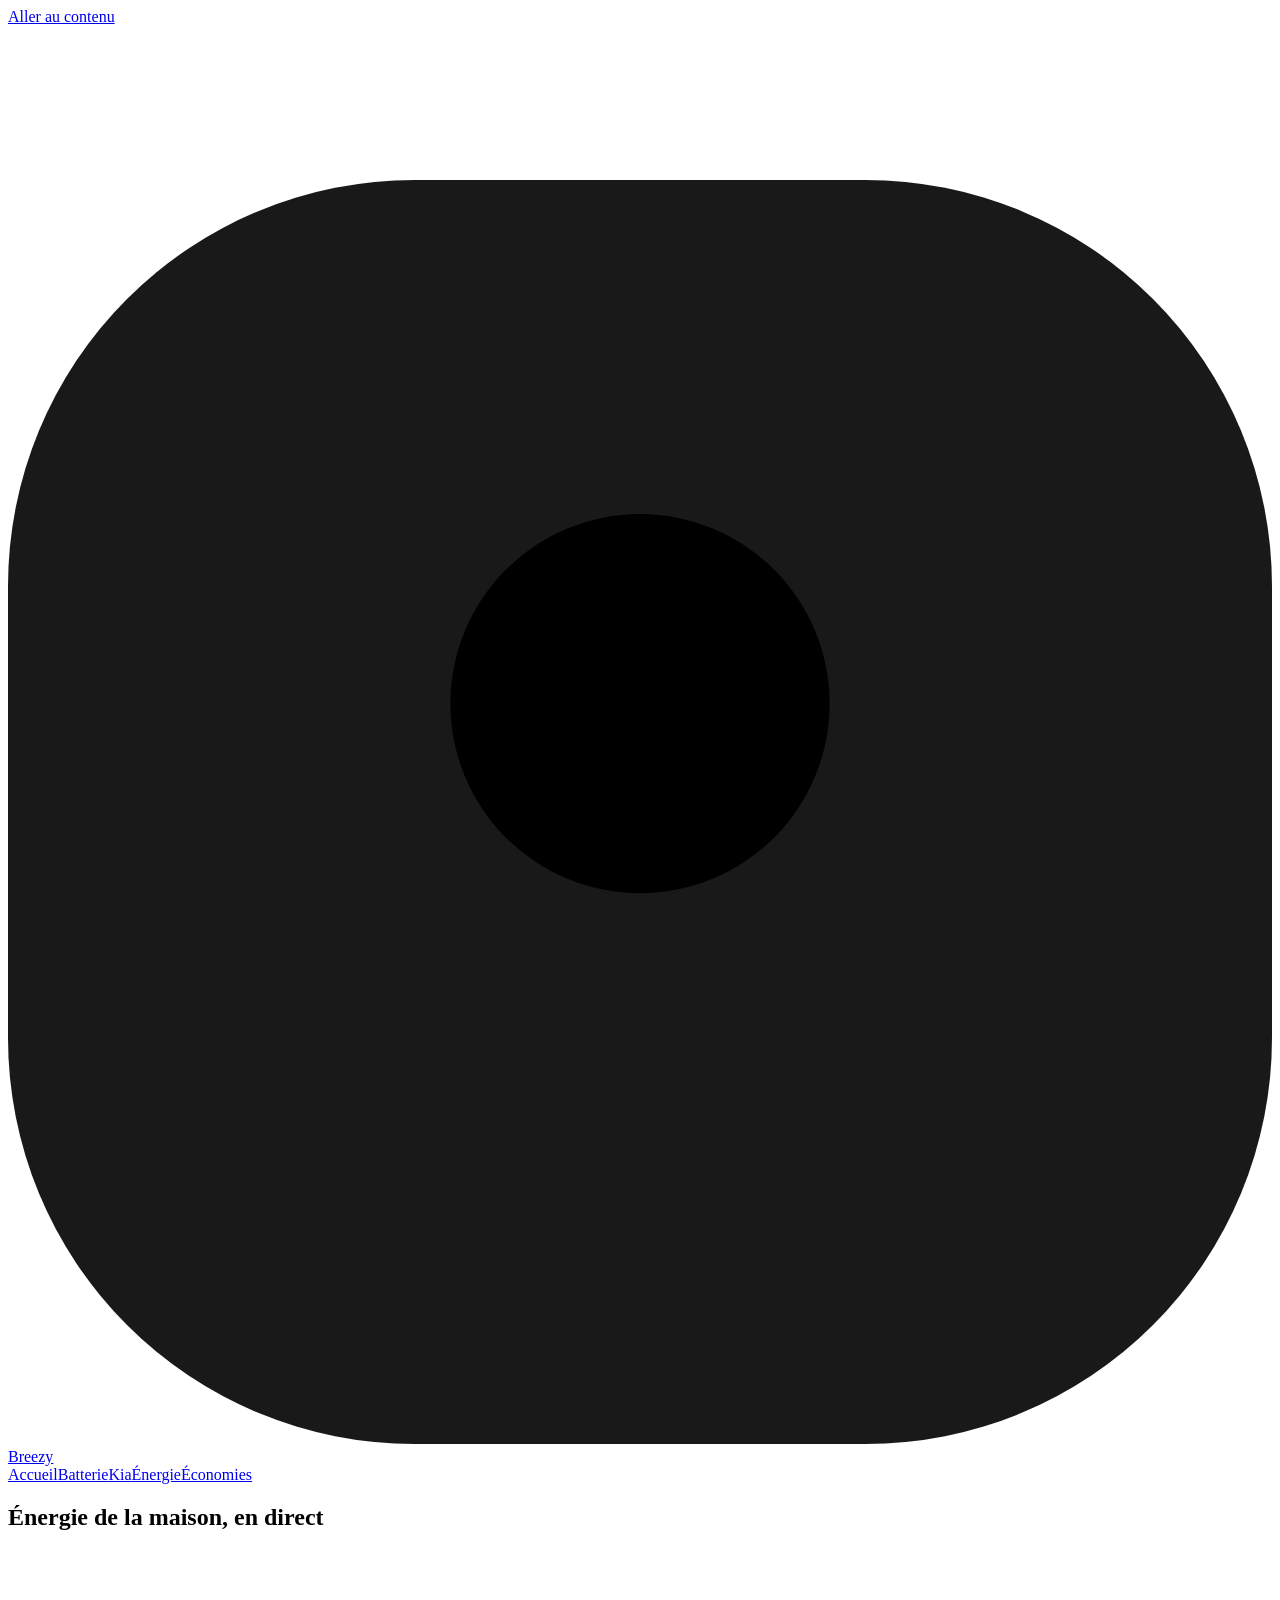
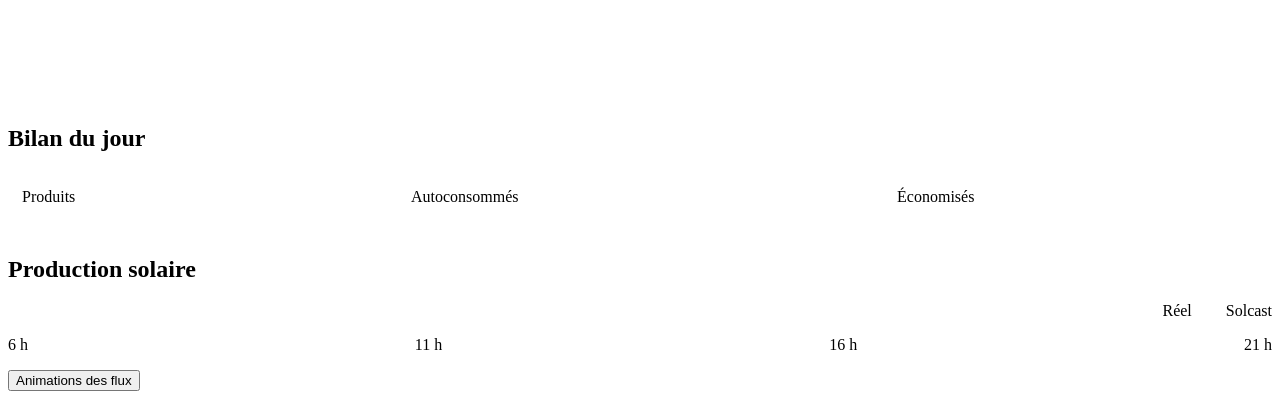
<file: src/index.template.html>
<!doctype html>
<!--
  Breezy · Accueil — « la maison au grand air »
  ---------------------------------------------------------------------------
  GABARIT : tools/build.js produit index.html (une page autonome) depuis ce fichier :
   - les marqueurs INCLURE insèrent le code commun à toutes les pages (src/partage/ : jetons, scène, pont vers
     Home Assistant, formats, icônes, ciel, comètes, interrupteur des animations) ;
   - l'illustration assets/maison.svg est insérée telle quelle, en ligne, à la place du marqueur MAISON_SVG de #scene
     (ses éléments sont animés à l'exécution, le fichier n'est jamais modifié).
      node tools/build.js                                      (toutes les pages)
      node tools/build.js src/index.template.html index.html   (ou : node tools/inline-svg.js src/index.template.html index.html)

  DONNÉES : les entités de Home Assistant (bloc CONFIG.entites du script, « ← AJUSTE ICI »), reçues de
  la coque de S&A-HOME par postMessage (request_states → states, history_request → history_result).
  Hors de Home Assistant (page ouverte seule) : des valeurs d'exemple, au même format que les états de
  Home Assistant, lues par le même code. Aperçus : index.html?apercu=midi | soir | nuit | borne
  (ou Breezy.apercu('nuit') dans la console).

  Deux axes indépendants :
   - la SCÈNE (ciel, lumière sur la maison, soleil, lune, étoiles, nuages) suit l'heure de la maison,
     la hauteur du soleil (sun.sun) et la météo (weather.*) ;
   - le THÈME (fond de page, cartes, texte) suit le mode sombre de Home Assistant dans la coque,
     sinon prefers-color-scheme.
  Couleurs d'énergie, partout les mêmes : soleil ambre, maison bleu, batterie vert, réseau violet, borne prune.
  Une seule famille : Geist (400/500/600).
  Flux d'énergie : le relais en comètes de S&A-HOME (cycle 5,6 s, moyeu sur le coffret principal).
-->
<html lang="fr">
<head>
<meta charset="utf-8">
<meta name="viewport" content="width=device-width, initial-scale=1, viewport-fit=cover">
<meta name="color-scheme" content="light dark">
<meta name="theme-color" content="#F4F6F8" media="(prefers-color-scheme: light)">
<meta name="theme-color" content="#0E0F12" media="(prefers-color-scheme: dark)">
<meta name="description" content="Breezy, l’énergie de la maison en direct : soleil, batterie, réseau, borne et bilan du jour.">
<title>Breezy · Accueil</title>
<link rel="preconnect" href="https://fonts.googleapis.com">
<link rel="preconnect" href="https://fonts.gstatic.com" crossorigin>
<link rel="stylesheet" href="https://fonts.googleapis.com/css2?family=Geist:wght@400;500;600&display=swap">
<style>
<!--INCLURE partage/jetons.css-->
<!--INCLURE partage/scene.css-->
</style>
<style>
/* ================================================================ ACCUEIL === */
.bilan-cols { display: grid; grid-template-columns: minmax(0, 1fr) minmax(0, 1.25fr) minmax(0, 1fr); }   /* « Autoconsommés », le plus long libellé, tient sur une ligne */
.bm { position: relative; display: flex; flex-direction: column; min-width: 0; padding: 0 14px; }
.bm + .bm:not(.premiere) { border-left: 1px solid var(--filet); }
.bm[hidden], .journee[hidden] { display: none; }
.bm-b { display: flex; flex-direction: column; align-items: flex-start; gap: 2px; min-width: 0; }
.bm-l { max-width: 100%; font: 500 12.5px/16px var(--police); color: var(--encre-2); }
.bm-v { max-width: 100%; white-space: nowrap; font-weight: 400; font-size: clamp(19px, 6.2vw, 24px); line-height: 28px; letter-spacing: -.04em; color: var(--encre); }
.bm-v .u { font-size: 13px; letter-spacing: 0; color: var(--encre-2); margin-left: 3px; }
.bm-p { position: relative; display: block; height: 3px; margin: 9px 5px 0 0; border-radius: 999px; background: var(--piste); }
.bm-p i { position: absolute; left: 0; top: 0; bottom: 0; width: calc(var(--v, 0) * 1%); border-radius: inherit; background: linear-gradient(90deg, color-mix(in oklch, var(--c) 55%, transparent), var(--c)); transition: width 1.2s cubic-bezier(.2, .7, .2, 1); }
.bm-p i::after { content: ""; position: absolute; right: -5px; top: 50%; width: 10px; height: 10px; margin-top: -5px; border-radius: 50%; background: var(--surface); box-shadow: 0 0 0 2px var(--c), 0 1px 3px oklch(.25 .02 260 / .3); }
/* texte agrandi : les libellés ne tiennent plus sur trois colonnes → une rangée par mesure, jamais de mot coupé */
.bilan-cols.rangees { grid-template-columns: minmax(0, 1fr); row-gap: 12px; }
.bilan-cols.rangees .bm + .bm:not(.premiere) { border-left: 0; border-top: 1px solid var(--filet); padding-top: 12px; }
.bilan-cols.rangees .bm-v { white-space: normal; }
@media (max-width: 429px) { .bm { padding: 0 11px; } }
@media (max-width: 374px) { .bm { padding: 0 7px; } .bm-l { font-size: 12px; } }

/* --- Production solaire : réel et prévision Solcast, de 6 h à 21 h (S&A-HOME, écran Énergie) --- */
.journee .carte-tete { flex-wrap: wrap; row-gap: 4px; }               /* téléphone étroit : la légende passe sous le titre */
.journee h2 { white-space: nowrap; }
.legende { display: flex; flex-wrap: wrap; justify-content: flex-end; gap: 4px 14px; font: 500 12.5px/16px var(--police); color: var(--encre-2); }
.legende span[hidden] { display: none; }
.legende span { display: inline-flex; align-items: center; gap: 6px; white-space: nowrap; }
.legende i { display: block; width: 14px; flex: none; }
.legende .k-reel { height: 3px; border-radius: 2px; background: var(--soleil-t); }
.legende .k-prev { height: 0; border-top: 1.5px dashed var(--encre-3); }
.courbe { position: relative; margin-top: 12px; touch-action: pan-y; cursor: crosshair; border-radius: 8px; }
.courbe svg { display: block; width: 100%; overflow: visible; }
.courbe .c-bande { fill: color-mix(in oklch, var(--soleil) 26%, transparent); }
.courbe .c-base { stroke: var(--piste); stroke-width: 1.5; }
.courbe .c-aire { fill: var(--soleil-graphe); opacity: .38; }
.courbe .c-prev { fill: none; stroke: var(--encre-3); stroke-width: 1.5; stroke-dasharray: 4 4; }
.courbe .c-reel { fill: none; stroke: var(--soleil-t); stroke-width: 2.5; stroke-linejoin: round; stroke-linecap: round; }
.courbe .c-now { stroke: var(--encre-2); stroke-width: 1.5; stroke-dasharray: 3 3; }
.courbe .c-pin { fill: var(--surface); stroke-width: 2; }
.courbe .c-pin.r { stroke: var(--soleil-t); }
.courbe .c-pin.p { stroke: var(--encre-3); }
.bulle { position: absolute; top: 0; left: 0; z-index: 2; padding: 5px 10px; border-radius: 999px; background: var(--encre); color: var(--fond); font: 600 12.5px/16px var(--police); white-space: nowrap; pointer-events: none; }
.bulle[hidden] { display: none; }
.axe-h { display: flex; justify-content: space-between; margin-top: 8px; font: 500 12px/16px var(--police); color: var(--encre-3); }

/* moyeu des flux (dans le SVG de la maison) */
.hub-halo { fill: var(--maison); opacity: .55; }
.hub-disque { transform-box: fill-box; transform-origin: center; }
.hub-rond { fill: var(--surface-scene); stroke: var(--maison); stroke-width: 1.8; }
.hub-ic { fill: var(--maison); }
#fl-hub.eteint .hub-halo { display: none; }
#fl-hub.eteint .hub-rond { stroke: var(--encre-3); }
#fl-hub.eteint .hub-ic { fill: var(--encre-3); }
@media (forced-colors: active) {
  .bm-p, .bm-p i { forced-color-adjust: none; }
}
</style>
</head>
<body>
<!-- Le héros : la barre (bandeau du site) puis la section « en direct » (titre h1, chiffre, ligne batterie, pastilles, maison) -->
<div class="hero" id="hero" data-hero data-mode="portrait" data-niveau="0" data-ciel="clair">
  <a class="saut" href="#direct">Aller au contenu</a>
  <!-- Ciel : dégradé CSS (deux calques pour les fondus), astre, nuages, étoiles. Peint DERRIÈRE la maison. -->
  <div class="ciel" id="ciel" aria-hidden="true" data-transparent>
    <div class="ciel-fond" id="ciel-a"></div><div class="ciel-fond ciel-fond-b" id="ciel-b"></div>
    <svg class="etoiles" id="etoiles" focusable="false"></svg>
    <div class="astre" id="astre"><i class="halo"></i><i class="disque"></i></div>
    <div class="nuages" id="nuages"></div>
    <div class="pluie" id="pluie" hidden></div>
  </div>

  <header class="barre" id="barre">
    <div class="barre-g">
      <a class="marque" href="#" aria-label="Breezy, accueil">
        <svg viewBox="0 0 28 28" aria-hidden="true" focusable="false">
          <rect width="28" height="28" rx="9" fill="var(--surface-scene)" opacity=".9"/>
          <circle cx="14" cy="11.6" r="4.2" fill="var(--soleil)"/>
          <path d="M7.5 18.4h13" stroke="var(--maison)" stroke-width="2" stroke-linecap="round"/>
          <path d="M10 21.8h8" stroke="var(--batterie)" stroke-width="2" stroke-linecap="round"/>
        </svg>
        <span class="marque-nom">Breezy</span>
      </a>
      <nav class="nav-large" aria-label="Navigation principale">
        <a href="index.html" aria-current="page">Accueil</a><a href="#">Batterie</a><a href="kia.html">Kia</a><a href="#">Énergie</a><a href="#">Économies</a>
      </nav>
    </div>
    <!-- État des données : en direct (coque Home Assistant) ou valeurs d'exemple (page ouverte seule) -->
    <p class="capsule givre" id="capsule" role="status"></p>
  </header>

  <!-- En direct : cible du lien d'évitement ; ses éléments restent positionnés dans le héros (la section n'a pas de boîte propre) -->
  <section class="direct" id="direct" tabindex="-1" aria-labelledby="direct-t">
    <h1 class="sr-only" id="direct-t">Énergie de la maison, en direct</h1>
    <!-- LE chiffre : la production solaire le jour, la consommation de la maison le soir et la nuit -->
    <p class="une" id="une">
      <span class="une-k" id="une-k" aria-hidden="true"><i></i><span></span></span>
      <span class="une-v" id="une-v" aria-hidden="true"></span>
      <span class="sr-only" id="une-sr"></span>
    </p>
    <!-- une seule ligne : « Batterie pleine vers 18 h 20 » ou « Batterie jusqu’à 23 h 15 » (rien sinon) -->
    <p class="une-phrase" id="une-phrase" hidden></p>

    <ul class="pastilles" id="pastilles" aria-label="Relevés en direct"></ul>
    <!-- La maison entière ; cadrer() règle son viewBox. Comètes et moyeu sont ajoutés DANS ce SVG. -->
    <div class="scene" id="scene"><!--MAISON_SVG--></div>
    <!-- Filets pointillés et ancres, en pixels -->
    <svg class="fils" id="fils" aria-hidden="true" focusable="false"></svg>
    <p class="sr-only" id="annonce" aria-live="polite"></p>
  </section>
</div>

<main id="contenu" tabindex="-1">
  <!-- Bilan du jour : chevauche le bas du héros sur téléphone ; posé dans la colonne gauche du héros sur grand écran -->
  <section class="bilan" id="bilan" aria-labelledby="bilan-t">
    <div class="bilan-tete"><h2 id="bilan-t">Bilan du jour</h2><span class="note" id="bilan-date"></span></div>
    <div class="bilan-cols">
      <div class="bm" style="--c:var(--soleil)">
        <p class="bm-b"><span class="bm-l">Produits</span><span class="bm-v" id="bm-prod"></span></p>
        <span class="bm-p" aria-hidden="true"><i id="bm-prod-p"></i></span>
      </div>
      <div class="bm" style="--c:var(--maison)">
        <p class="bm-b"><span class="bm-l">Autoconsommés</span><span class="bm-v" id="bm-auto"></span></p>
        <span class="bm-p" aria-hidden="true"><i id="bm-auto-p"></i></span>
      </div>
      <div class="bm" style="--c:var(--batterie)">
        <p class="bm-b"><span class="bm-l">Économisés</span><span class="bm-v" id="bm-eco"></span></p>
        <span class="bm-p" aria-hidden="true"><i id="bm-eco-p"></i></span>
      </div>
    </div>
  </section>

  <div class="page">
    <div class="colonne-g">
      <!-- La journée : production réelle (moyennes horaires + valeur actuelle) et prévision Solcast (fourchette 10-90 %) -->
      <section class="carte journee" id="journee" aria-labelledby="jr-t">
        <div class="carte-tete">
          <h2 id="jr-t">Production solaire</h2>
          <p class="legende" aria-hidden="true"><span id="leg-reel"><i class="k-reel"></i>Réel</span><span id="leg-prev"><i class="k-prev"></i>Solcast</span></p>
        </div>
        <div class="courbe" id="courbe" role="slider" tabindex="0" aria-label="Production solaire heure par heure, réelle et prévue par Solcast" aria-valuemin="6" aria-valuemax="21" aria-valuenow="6">
          <span class="bulle" id="bulle" aria-hidden="true" hidden></span>
          <div id="courbe-svg"></div>
        </div>
        <div class="axe-h" aria-hidden="true"><span>6 h</span><span>11 h</span><span>16 h</span><span>21 h</span></div>
      </section>
    </div>

    <div class="colonne-d">
      <!-- Les autres pages de Breezy (pas encore construites) -->
      <nav aria-label="Plus de détails">
        <ul class="lignes" id="lignes"></ul>
      </nav>
    </div>
  </div>
</main>

<footer class="pied" id="pied">
  <div class="pied-actions">
    <button class="interrupteur" id="btn-anim" type="button" role="switch" aria-checked="true"><span class="tr" aria-hidden="true"></span><span>Animations des flux</span></button>
  </div>
</footer>
<script>
'use strict';
/* ═══════════════════════════════════════════════════════════════════════
   Breezy · réglages et pont vers Home Assistant (comme S&A-HOME)
   ← AJUSTE ICI : toutes les entités sont regroupées dans CONFIG.entites.
   Une entité vide ('') = l'élément n'est pas relié : il est masqué. Une entité absente, « unavailable » ou « unknown »
   dans Home Assistant : sa valeur s'affiche « — », son flux et sa pastille sont masqués (rien n'est jamais inventé).
   ═══════════════════════════════════════════════════════════════════════ */
const CONFIG = {
  fuseau: 'Europe/Paris',                                                 // ← l'heure de la maison (heures, minuit, « demain »)
  entites: {
    // la maison en direct (les mêmes entités que S&A-HOME et Voltia)
    solaire: 'sensor.production_pv_maison_totale_w',                      // W, somme des trois onduleurs (Izy 2K + Deye 2K + Deye 1K = 5 kW)
    batterie: 'sensor.solarflow_2400_ac_bat_in_out',                      // W signés, négatif = charge (Zendure SolarFlow 2400 AC)
    socBatterie: 'sensor.solarflow_2400_ac_electric_level',               // %
    batterieDispo: 'sensor.solarflow_2400_ac_available_kwh',              // kWh stockés (3 packs AB3000 de 2,88 kWh)
    batterieMin: 'number.solarflow_2400_ac_min_soc',                      // % : la réserve basse, jamais entamée
    batterieMax: 'number.solarflow_2400_ac_soc_set',                      // % : la limite haute de charge (« pleine vers » compte jusqu'à 100 %, comme S&A-HOME)
    reseau: 'sensor.te31njn2n154747_l3_p',                                // W signés, + = import / − = export (Smart3CT L3)
    voiture: 'sensor.te31njn2n154747_l2_p',                               // W à la borne de la Kia (Smart3CT L2)
    kia: 'sensor.e_niro_e_niro_e_niro_ev_battery_level',                  // % de la Kia (la ligne « Kia », vers kia.html)
    soleil: 'sun.sun',
    meteo: ['weather.homelyvibes_sa', 'weather.forecast_maison', 'weather.forecast_home'],   // la première qui existe
    // le bilan et la courbe du jour
    productionJour: 'sensor.production_pv_jour',                          // kWh depuis minuit
    previsionJour: 'sensor.solcast_pv_forecast_previsions_pour_aujourd_hui',   // kWh ; attribut detailedForecast : kW par demi-heure
    eco: {
      autoconsoJour: 'sensor.hv_autoconso_reel_jour',                     // kWh
      jour: 'sensor.hv_eco_reel_jour',                                    // €
      mois: 'sensor.hv_eco_reel_month',                                   // €
      cumul: 'sensor.hv_economies_reel_cumul'                             // € depuis le début (pour la future page Économies)
    }
  }
};
const ENT = CONFIG.entites;

<!--INCLURE partage/ha.js-->
<!--INCLURE partage/formats.js-->
<!--INCLURE partage/icones.js-->
<!--INCLURE partage/ciel.js-->
<!--INCLURE partage/flux.js-->
<!--INCLURE partage/animations.js-->

/* ---------- Statistiques de Home Assistant : la production heure par heure ---------- */
const HISTO = { heures: null, quand: 0 };
/* la production heure par heure depuis minuit (moyennes, en W) : comme chargerHisto de S&A-HOME, rechargée toutes les 15 min */
function chargerHisto() {
  if (!HA.enCoque || !ENT.solaire) return;
  const now = Date.now(), minuit = minuitDe(now);
  HISTO.quand = now;
  HA.historique({ start: new Date(minuit).toISOString(), end: new Date(now).toISOString(), entities: [ENT.solaire], period: 'hour', types: ['mean'] })
    .then(r => { HISTO.heures = r || {}; planifierRendu(); })
    .catch(() => { /* sans historique : la courbe garde la prévision et la valeur actuelle */ });
}

/* ---------- Valeurs d'exemple (page ouverte hors de Home Assistant) ----------
   Des états au format de Home Assistant ({ entity_id, state, attributes, last_changed }) et un historique au
   format des statistiques ({ start, mean }), lus par le MÊME code que les vrais.
   Journée du samedi 10 octobre 2026 : lever 8 h 05, coucher 19 h 13 ; batterie 3 × 2,88 kWh, réserve 10 % ;
   un passage nuageux vers 11 h ; économies au prix moyen évité de 0,222 €/kWh. */
const EXEMPLE = {
  jour: '2026-10-10', lever: '08:05', coucher: '19:13', capacite: 8.64, reserve: 10, prix: 0.222, moisAvant: 28.44, cumulAvant: 912.4,
  apercus: {
    //        heure                          météo HA          W : soleil, batterie (− = charge), réseau (+ = import), borne ; % batterie ; part autoconsommée
    defaut: { t: '2026-10-10T17:12:00+02:00', meteo: 'sunny',        pv: 1460, bat: -520,  reseau: -360, borne: 0,    soc: 91, auto: .82 },
    midi:   { t: '2026-10-10T13:24:00+02:00', meteo: 'sunny',        pv: 3360, bat: -2400, reseau: -300, borne: 0,    soc: 50, auto: .94 },
    soir:   { t: '2026-10-10T19:34:00+02:00', meteo: 'clear-night',  pv: 0,    bat: 1620,  reseau: 3,    borne: 0,    soc: 76, auto: .84 },
    nuit:   { t: '2026-10-10T22:36:00+02:00', meteo: 'clear-night',  pv: 0,    bat: 660,   reseau: 2,    borne: 0,    soc: 45, auto: .89 },
    borne:  { t: '2026-10-10T14:10:00+02:00', meteo: 'partlycloudy', pv: 3380, bat: 0,     reseau: 4340, borne: 7200, soc: 98, auto: .86 }
  }
};
/* prévision (kW) à l'heure h, et moyenne réelle de l'heure h → h + 1 */
const prevuKW = h => (h <= 8.25 || h >= 19 ? 0 : 3.45 * Math.pow(Math.sin(Math.PI * (h - 8.25) / 10.75), 1.4));
const reelKW = h => prevuKW(h + 0.5) * (h === 11 ? 0.72 : h === 12 ? 0.86 : 0.96);
function etatsExemple(nom) {
  const A = EXEMPLE.apercus[nom] || EXEMPLE.apercus.defaut;
  const t = Date.parse(A.t), date = new Date(t), h = heureLocale(date).h, minuit = minuitDe(t), quand = date.toISOString();
  const etats = {};
  const pose = (id, state, attributes = {}) => { if (id) etats[id] = { entity_id: id, state: String(state), attributes, last_changed: quand }; };
  // historique : les moyennes horaires des heures déjà finies
  const H = Math.floor(h), serie = [];
  for (let k = 0; k < H; k++) serie.push({ start: minuit + k * 3600000, end: minuit + (k + 1) * 3600000, mean: Math.round(reelKW(k) * 1000) });
  const prod = serie.reduce((a, p) => a + p.mean / 1000, 0) + (h - H) * A.pv / 1000;
  // Solcast : 48 demi-heures (kW), fourchette 10-90 %
  const det = Array.from({ length: 48 }, (_, k) => {
    const kw = prevuKW(k / 2 + 0.25);
    return { period_start: new Date(minuit + k * 1800000).toISOString(), pv_estimate: +kw.toFixed(4), pv_estimate10: +(kw * 0.72).toFixed(4), pv_estimate90: +Math.min(5, kw * 1.1).toFixed(4) };
  });
  const prev = det.reduce((a, p) => a + p.pv_estimate / 2, 0);
  // le soleil de ce jour-là, à Paris
  const lever = hDe(EXEMPLE.lever), coucher = hDe(EXEMPLE.coucher);
  const prochain = (x, hx) => new Date(minuit + (h < x ? 0 : 86400000) + hx * 3600000).toISOString();
  const elevation = positionSoleil(date, 48.85, 2.35).elevation;
  pose(ENT.soleil, elevation > 0 ? 'above_horizon' : 'below_horizon', { elevation: +elevation.toFixed(2), rising: h < (lever + coucher) / 2, next_rising: prochain(lever, lever), next_setting: prochain(coucher, coucher) });
  pose([].concat(ENT.meteo)[0], A.meteo);
  pose(ENT.solaire, A.pv, { unit_of_measurement: 'W' });
  pose(ENT.batterie, A.bat, { unit_of_measurement: 'W' });
  pose(ENT.socBatterie, A.soc, { unit_of_measurement: '%' });
  pose(ENT.batterieDispo, (A.soc / 100 * EXEMPLE.capacite).toFixed(2), { unit_of_measurement: 'kWh' });
  pose(ENT.batterieMin, EXEMPLE.reserve, { unit_of_measurement: '%' });
  pose(ENT.batterieMax, 100, { unit_of_measurement: '%' });
  pose(ENT.reseau, A.reseau, { unit_of_measurement: 'W' });
  pose(ENT.voiture, A.borne, { unit_of_measurement: 'W' });
  pose(ENT.kia, 64, { unit_of_measurement: '%' });
  pose(ENT.productionJour, prod.toFixed(2), { unit_of_measurement: 'kWh' });
  pose(ENT.previsionJour, prev.toFixed(2), { unit_of_measurement: 'kWh', detailedForecast: det });
  const auto = prod * A.auto, eco = auto * EXEMPLE.prix;
  pose(ENT.eco.autoconsoJour, auto.toFixed(2), { unit_of_measurement: 'kWh' });
  pose(ENT.eco.jour, eco.toFixed(2), { unit_of_measurement: '€' });
  pose(ENT.eco.mois, (EXEMPLE.moisAvant + eco).toFixed(2), { unit_of_measurement: '€' });
  pose(ENT.eco.cumul, (EXEMPLE.cumulAvant + eco).toFixed(2), { unit_of_measurement: '€' });
  return { t, etats, histo: { [ENT.solaire]: serie } };
}

/* ------------------------------------------------------- Lecture des entités (S&A-HOME : fluxMaison, batterieMaison) --
   Puissances en W. batNet = −batterie : + = la batterie se charge, − = elle alimente la maison.
   maison = soleil + réseau − batNet − borne ; elle n'est connue que si le soleil, le réseau et la batterie (si reliée) le sont.
   La borne (Smart3CT L2) indisponible compte pour 0, comme dans S&A-HOME : seule sa pastille et son flux disparaissent. */
function fluxMaison() {
  const pv = HA.nb(ENT.solaire), z = HA.nb(ENT.batterie), grid = HA.nb(ENT.reseau), ve = HA.nb(ENT.voiture);
  if (pv == null && z == null && grid == null) return null;
  const batNet = z != null ? -z : null;
  const complet = pv != null && grid != null && (z != null || !ENT.batterie);
  return {
    pv: pv != null ? Math.max(0, pv) : null, batNet, grid, ve: ve != null ? Math.max(0, ve) : null,
    maison: complet ? Math.max(0, pv + grid - (batNet || 0) - (ve || 0)) : null
  };
}
/* capacité = disponible / charge (comme S&A-HOME) ; « pleine » : jusqu'à 100 %, au rythme de maintenant (plafonné à 24 h) ;
   « jusqu'à » : au rythme de maintenant, jusqu'à la réserve basse (pas jusqu'à 0 %). Durées en heures.
   Réserve reliée mais illisible (charge ou réserve indisponible) : pas d'heure, plutôt qu'une heure comptée jusqu'à 0 %. */
function batterieMaison(f) {
  const soc = HA.nb(ENT.socBatterie), dispo = HA.nb(ENT.batterieDispo), reserve = HA.nb(ENT.batterieMin);
  const cap = soc != null && soc > 5 && dispo != null ? dispo / (soc / 100) : null;
  const reserveOk = !ENT.batterieMin || (cap != null && reserve != null);
  const utile = dispo != null && reserveOk ? Math.max(0, dispo - (ENT.batterieMin ? cap * reserve / 100 : 0)) : null;
  const batNet = f?.batNet ?? null;
  const autonomie = batNet != null && utile != null && batNet < -30 ? utile * 1000 / -batNet : null;
  const pleine = batNet != null && cap && dispo != null && batNet > 50 && soc < 100 ? Math.min(24, Math.max(0, cap - dispo) * 1000 / batNet) : null;
  return { soc, dispo, cap, pleine, autonomie };
}
/* LA ligne du héros : « Batterie pleine vers 18 h 20 », « Batterie jusqu’à 23 h 15 » ou rien */
function ligneBatterie(d) {
  const b = d.b;
  if (b.pleine != null) return `Batterie pleine vers ${heureTxt(arrondi5(d.h + b.pleine))}`;
  if (b.autonomie != null) {
    if (b.autonomie >= 24) return `Batterie pour plus de 24${NBSP}h`;
    const fin = tronque5(d.h + b.autonomie);
    return `Batterie jusqu’à ${fin >= 24 ? 'demain ' : ''}${heureTxt(fin)}`;
  }
  return '';
}

/* ------------------------------------------------------- Dérivés -- */
let MEMO = { jour: null, annonce: null };
/* Flux allumés aux seuils de S&A-HOME : soleil ≥ 30 W, |batterie| > 30 W, |réseau| > 5 W, borne > 50 W ; la maison dès qu'elle est connue.
   u = √(kW / 3) : la vitesse des comètes croît avec la puissance. */
function calculerFlux(f, aBatterie) {
  const out = {};
  const flux = (nom, actif, w, phase) => { const kW = Math.abs(w || 0) / 1000; out[nom] = { actif: !!actif, phase, kW, u: Math.sqrt(borne(kW / 3, 0, 1)) }; };
  flux('soleil', f?.pv != null && f.pv >= 30, f?.pv, 'ent');
  flux('maison', f?.maison != null, f?.maison, 'sor');
  flux('batterie', aBatterie && f?.batNet != null && Math.abs(f.batNet) > 30, f?.batNet, f?.batNet > 0 ? 'sor' : 'ent inv');
  flux('reseau', f?.grid != null && Math.abs(f.grid) > 5, f?.grid, f?.grid < 0 ? 'sor' : 'ent inv');
  flux('voiture', f?.ve != null && f.ve > 50, f?.ve, 'cab');
  return out;
}

function deriver() {
  const t = HA.maintenant(), { date, h } = heureLocale(new Date(t));
  // le soleil : sun.sun (élévation, prochains lever et coucher) ; à défaut, sa position calculée à Paris
  const el = HA.attr(ENT.soleil, 'elevation');
  const E = el != null && Number.isFinite(Number(el)) ? Number(el) : positionSoleil(date, 48.85, 2.35).elevation;
  const nr = Date.parse(HA.attr(ENT.soleil, 'next_rising')), ns = Date.parse(HA.attr(ENT.soleil, 'next_setting'));
  const lever = Number.isFinite(nr) ? heureLocale(new Date(nr)).h : 7.5, coucher = Number.isFinite(ns) ? heureLocale(new Date(ns)).h : 19;
  const montant = HA.attr(ENT.soleil, 'rising');
  const matin = typeof montant === 'boolean' ? montant : h < (lever + coucher) / 2;
  const cle = E >= 10 ? 'jour' : E >= -1 ? (matin ? 'aube' : 'doree') : E >= -8 ? 'crepuscule' : 'nuit';
  const progres = borne((h - lever) / (coucher - lever), 0, 1);
  const ciel = METEO[HA.etat(HA.premiere(ENT.meteo))] || 'clair';
  const f = fluxMaison(), b = batterieMaison(f);
  const aBatterie = !!(ENT.batterie || ENT.socBatterie);
  // le chiffre : la production le jour, la maison le soir (hystérésis 80 W / 30 W) ; sans mesure du soleil, sa hauteur décide
  const pv = f?.pv ?? null;
  let jour = MEMO.jour;
  if (pv == null) jour = E > 0; else if (pv >= 80) jour = true; else if (pv < 30) jour = false; else if (jour == null) jour = E > 0;
  MEMO.jour = jour;
  // bilan du jour (S&A-HOME : production, prévision Solcast, part autoconsommée, économies)
  const prod = HA.nb(ENT.productionJour), prev = HA.nb(ENT.previsionJour), auto = HA.nb(ENT.eco.autoconsoJour);
  const bilan = { prod, prev, autoPct: prod && auto != null ? borne(Math.round(auto / prod * 100), 0, 100) : null, ecoJour: HA.nb(ENT.eco.jour), ecoMois: HA.nb(ENT.eco.mois) };
  return { t, date, h, lever, coucher, E, matin, cle, progres, ciel, f, b, soc: b.soc, aBatterie, mode_une: jour ? 'soleil' : 'maison', bilan, flux: calculerFlux(f, aBatterie) };
}

/* ================================================================ HÉROS === */
const A = { PANNEAUX: [470, 190], PANNEAUX_G: [330, 175], LUCARNE: [773, 285], BATTERIE: [508, 668], RESEAU: [900, 743], GARAGE: [1065, 362], HUB: [759, 538] };
let PHRASE = '', PASTILLES = [], UNE_VAL = null;

function rendreHero(d) {
  const f = d.f, jour = d.mode_une === 'soleil';
  const M = jour ? { k: 'Production solaire', c: 'var(--soleil)', v: f?.pv ?? null, ancre: A.PANNEAUX }
                 : { k: 'La maison consomme', c: 'var(--maison)', v: f?.maison ?? null, ancre: A.LUCARNE };
  $('une').style.setProperty('--c', M.c);
  $('une-k').querySelector('span').textContent = M.k;
  const pw = puissance(M.v), html = pw.u ? unite(pw.n, pw.u) : pw.n;
  // décompte : seulement si la valeur bouge d'au moins 2 %
  const el = $('une-v');
  cancelAnimationFrame(el._raf);
  if (pw.u && UNE_VAL && UNE_VAL.u === pw.u && !immobile() && Math.abs(pw.w - UNE_VAL.w) / Math.max(UNE_VAL.w, 1) >= .02) {
    const de = UNE_VAL.w, a = pw.w, unit = pw.u, t0 = performance.now();
    const pas = t => {
      const k = Math.min(1, (t - t0) / 600), x = de + (a - de) * (1 - Math.pow(1 - k, 3));
      el.innerHTML = k < 1 ? unite(unit === 'kW' ? kWtxt(x) : nombre(Math.round(x / 10) * 10, 0), unit) : html;
      if (k < 1) el._raf = requestAnimationFrame(pas);
    };
    el._raf = requestAnimationFrame(pas);
  } else el.innerHTML = html;
  UNE_VAL = pw.u ? pw : null;
  $('une-sr').textContent = `${M.k}${NBSP}: ${pLong(M.v)}`;
  PHRASE = ligneBatterie(d);
  const ph = $('une-phrase');
  if (ph.textContent !== PHRASE) ph.textContent = PHRASE;
  if (!PHRASE) ph.hidden = true;
  MEMO.ancreUne = M.v != null ? M.ancre : null;
  MEMO.couleurUne = M.c;
  rendrePastilles(d);
}

/* Pastilles : où elles vont (ciel ou sol), leur ancre, leur texte long et court.
   Un flux à zéro n'a pas de pastille (comme S&A-HOME) ; la source du chiffre n'en a pas non plus. */
function rendrePastilles(d) {
  const f = d.f || {}, F = d.flux, L = [];
  const sep = '<span class="sep">·</span>';
  if (d.mode_une === 'maison' && F.soleil.actif) L.push({ id: 'soleil', place: 'ciel', ancre: A.PANNEAUX_G, c: 'var(--soleil)', ct: 'var(--soleil-t)', g: 'soleil', long: [pTxt(f.pv), ''], court: [pTxt(f.pv), ''], label: `Le soleil produit ${pLong(f.pv)}` });
  if (d.mode_une === 'soleil' && f.maison != null) L.push({ id: 'maison', place: 'ciel', ancre: A.LUCARNE, c: 'var(--maison)', ct: 'var(--maison-t)', g: 'maison', long: [pTxt(f.maison), ''], court: [pTxt(f.maison), ''], label: `La maison consomme ${pLong(f.maison)}` });
  // la borne de la Kia : seulement quand elle recharge (le dessin n'a pas de voiture : la pastille montre le garage)
  if (F.voiture.actif) L.push({ id: 'borne', place: 'ciel', ancre: A.GARAGE, c: 'var(--borne)', ct: 'var(--borne-t)', g: 'borne', nom: 'Borne', long: [pTxt(f.ve), ''], court: [pTxt(f.ve), ''], label: `La borne recharge la voiture à ${pLong(f.ve)}` });
  // la batterie : sa charge, et sa puissance quand elle se charge (↑) ou se vide (↓)
  if (d.aBatterie && (d.soc != null || F.batterie.actif)) {
    const socTxt = d.soc != null ? `${pct(d.soc)}${NNBSP}%` : '—';
    const sens = F.batterie.actif ? (f.batNet > 0 ? 'haut' : 'bas') : null, pB = sens ? `${fleche(sens)}${pTxt(f.batNet)}` : '';
    L.push({ id: 'batterie', place: 'sol', ancre: A.BATTERIE, c: 'var(--batterie)', ct: 'var(--batterie-t)', g: 'batterie', long: [socTxt, pB && `${sep}${pB}`], court: [socTxt, pB],
      label: `Batterie à ${d.soc != null ? `${pct(d.soc)} %` : 'une charge non mesurée'}${sens ? `, ${sens === 'haut' ? 'en charge' : 'en décharge'} à ${pLong(f.batNet)}` : ''}` });
  }
  // le réseau : ↙ import, ↗ export
  if (F.reseau.actif) {
    const imp = f.grid > 0, v = `${fleche(imp ? 'import' : 'export')}${pTxt(f.grid)}`;
    L.push({ id: 'reseau', place: 'sol', ancre: A.RESEAU, c: 'var(--reseau)', ct: 'var(--reseau-t)', g: 'reseau', long: [v, ''], court: [v, ''], label: `Réseau${NBSP}: ${imp ? 'import' : 'export'} de ${pLong(f.grid)}` });
  }
  PASTILLES = L;
  const ul = $('pastilles');
  const seg = ([v, s]) => `${v ? `<span class="v">${v}</span>` : ''}${s ? `<span class="s">${s}</span>` : ''}`;
  for (const id of ['soleil', 'maison', 'borne', 'batterie', 'reseau']) {
    let pill = ul.querySelector(`.pill[data-noeud="${id}"]`);
    if (!pill) {
      const li = document.createElement('li');
      // la borne : un lien vers la page Kia (son libellé est celui du lien) ; les autres : une valeur, doublée pour le lecteur d'écran
      li.innerHTML = id === 'borne' ? `<a class="pill cache" data-noeud="${id}" href="kia.html" tabindex="-1"></a>`
        : `<span class="pill cache" data-noeud="${id}" aria-hidden="true"></span><span class="sr-only"></span>`;
      ul.appendChild(li);
      pill = li.firstChild;
      pill.addEventListener('pointerenter', () => pulserAncre(id));
    }
    const li = pill.parentElement, P = L.find(x => x.id === id), lien = pill.tagName === 'A';
    // pastille absente : son <li> sort de la liste (lecteur d'écran), la pastille s'efface en fondu
    if (!P) {
      pill.classList.add('cache'); li.setAttribute('aria-hidden', 'true');
      if (lien) { pill.setAttribute('tabindex', '-1'); pill.removeAttribute('aria-label'); } else li.lastChild.textContent = '';
      continue;
    }
    li.removeAttribute('aria-hidden');
    pill.className = 'pill';
    pill.style.setProperty('--c', P.c); pill.style.setProperty('--ct', P.ct);
    const html = `<span class="g">${icone(P.g)}</span><span class="long">${P.nom ? `<span class="n">${P.nom}</span>` : ''}${seg(P.long)}</span><span class="court">${seg(P.court)}</span>`;
    if (pill.innerHTML !== html) pill.innerHTML = html;
    if (lien) { pill.removeAttribute('tabindex'); pill.setAttribute('aria-label', `${P.label}. Ouvrir la page Kia`); }
    else if (li.lastChild.textContent !== P.label) li.lastChild.textContent = P.label;
  }
}
function pulserAncre(id) {
  if (immobile()) return;
  const a = $('fils').querySelector(`.ancre[data-noeud="${id}"]`);
  if (!a) return;
  a.classList.remove('pouls'); void a.getBoundingClientRect(); a.classList.add('pouls');
}

/* --- Capsule d'état : en direct (coque de Home Assistant), connexion, ou valeurs d'exemple (page ouverte seule) --- */
let SANS_REPONSE = false;                            // dans la coque, aucun état reçu après 6 s
function rendreCapsule() {
  const [c, long, court] = !HA.enCoque ? ['var(--soleil)', `Hors de Home Assistant${NBSP}: valeurs d’exemple`, 'Valeurs d’exemple']
    : HA.connecte ? ['var(--batterie)', 'En direct', 'En direct']
    : SANS_REPONSE ? ['var(--alerte)', 'Home Assistant ne répond pas', 'Sans réponse']
    : ['var(--ciel-encre-2)', 'Connexion à Home Assistant…', 'Connexion…'];
  const cap = $('capsule');
  cap.style.setProperty('--c', c);
  const html = `<span class="pt" aria-hidden="true"></span><span class="cl" aria-hidden="true">${long}</span><span class="cc" aria-hidden="true">${court}</span><span class="sr-only">${long}</span>`;
  if (cap.innerHTML !== html) cap.innerHTML = html;
}

/* ================================================================ SCÈNE === */
const svg = document.querySelector('#scene svg');
let CADRE = null, SCENE = null;

function rendreScene(d) {
  SCENE = d;
  // --- le ciel (partage/ciel.js) : dégradé, encre, astre, nuages, pluie
  const ciel = peindreCiel(d, CADRE);
  const sombre = themeSombre();

  // --- la maison : voile (multiplication), teinte, halo, lumières, ombres au sol
  const vo = interCles(VOILE[sombre ? 'sombre' : 'clair'], d.E, 1);
  const voileEl = svg.querySelector('#voile'), blanc = luminanceLab(vo) > .985;
  voileEl.setAttribute('display', blanc ? 'none' : 'inline');
  voileEl.setAttribute('fill', cssLab(vo));
  const teinte = svg.querySelector('#teinte');
  if (d.cle === 'jour') { teinte.setAttribute('display', 'inline'); teinte.setAttribute('fill', 'url(#gTeinteJour)'); teinte.setAttribute('opacity', sombre ? '.25' : '.35'); }
  else if (d.cle === 'doree' || d.cle === 'aube') { teinte.setAttribute('display', 'inline'); teinte.setAttribute('fill', 'url(#gTeinteDoree)'); teinte.setAttribute('opacity', '.55'); }
  else teinte.setAttribute('display', 'none');
  const contreJour = HALO[d.cle];
  const halo = svg.querySelector('#halo');
  halo.setAttribute('display', contreJour ? 'inline' : 'none');
  if (contreJour) { svg.querySelector('#halo-couleur').setAttribute('flood-color', contreJour[0]); halo.setAttribute('opacity', contreJour[1]); }
  const soirOuNuit = d.cle === 'crepuscule' || d.cle === 'nuit';
  // lumières d'ambiance selon l'heure ; la tranchée s'éclaire quand le réseau travaille
  const Lum = {
    pignon: d.cle !== 'jour',
    baies: soirOuNuit,
    lucarne: d.cle !== 'jour',
    applique: soirOuNuit,
    tranchee: d.flux.reseau.actif
  };
  const allumees = [];
  for (const [k, on] of Object.entries(Lum)) {
    const g = svg.querySelector('#lueur-' + k);
    if (!g) continue;
    g.style.transition = immobile() ? 'none' : 'opacity 1.2s ease';
    g.style.opacity = on ? '1' : '0';
    const fen = svg.querySelector('#fen-' + k);
    if (fen) fen.setAttribute('fill-opacity', on ? '1' : '0');
    if (on && k !== 'tranchee') allumees.push({ pignon: 'le séjour', baies: 'la terrasse', lucarne: 'la chambre sous la lucarne', applique: 'le garage' }[k]);
  }
  svg.querySelector('#flaques').setAttribute('opacity', soirOuNuit && (Lum.baies || Lum.applique) ? '1' : '0');
  // ombres du dessin : grises de jour sur ciel clair, noires sur ciel sombre
  const sombreCiel = ciel === 'sombre';
  svg.querySelectorAll('#sol > g').forEach(g => {
    g.setAttribute('opacity', sombreCiel ? '.6' : g.dataset.o);
    g.querySelectorAll('polygon').forEach(pg => pg.setAttribute('fill', sombreCiel ? '#000' : pg.dataset.f));
  });
  // reflet fixe sur les panneaux, le jour
  const uSol = d.flux.soleil.u;
  svg.querySelector('#reflet-pv').setAttribute('opacity', d.flux.soleil.actif ? (.2 + .1 * uSol).toFixed(2) : '0');
  // LED de la batterie : niveau (bas 718 → haut 617) ; charge non mesurée : ni niveau ni halo (jamais un 0 % inventé)
  const socConnu = d.soc != null, soc = socConnu ? borne(d.soc, 0, 100) / 100 : 0;
  const r = $('soc-rect'), yHaut = 718 - 101 * soc;
  r.style.transition = immobile() ? 'none' : 'y .6s ease, height .6s ease';
  r.setAttribute('y', yHaut.toFixed(1)); r.setAttribute('height', socConnu ? (732 - yHaut).toFixed(1) : '0');
  const ledHalo = svg.querySelector('#lueur-led');
  if (ledHalo) ledHalo.style.opacity = d.aBatterie && socConnu ? (0.3 + .7 * soc).toFixed(2) : '0';
  // sans batterie : on retire batterie, gaines et LED
  for (const id of ['led-batterie', 'gaine-coffrets', 'gaine-batterie', 'calque-led']) { const el = svg.querySelector('#' + id); if (el) el.style.display = d.aBatterie ? '' : 'none'; }
  // sans borne reliée : pas de gaine vers le garage
  svg.querySelector('#gaine-borne').style.display = ENT.voiture ? '' : 'none';

  // la description : l'état des flux (mêmes seuils que les pastilles et les comètes)
  const f = d.f || {}, F = d.flux;
  // trois états : actif, au repos (mesuré sous le seuil), non mesuré (entité absente ou indisponible)
  const etat = (v, actif, txt, nm = 'non mesuré') => v == null ? nm : actif ? txt : 'au repos';
  const etatBatt = f.batNet == null ? 'puissance non mesurée' : F.batterie.actif ? (f.batNet > 0 ? `en charge à ${pLong(f.batNet)}` : `en décharge à ${pLong(f.batNet)}`) : 'au repos';
  svg.setAttribute('aria-label',
    `La maison entière. Panneaux solaires ${etat(f.pv, F.soleil.actif, `produisant ${pLong(f.pv)}`, 'non mesurés')}, ` +
    (f.maison != null ? `maison consommant ${pLong(f.maison)}` : 'consommation de la maison non mesurée') +
    (d.aBatterie ? `, batterie à ${d.soc != null ? `${pct(d.soc)} %` : 'une charge non mesurée'}, ${etatBatt}` : '') +
    `, réseau ${etat(f.grid, F.reseau.actif, f.grid > 0 ? `en import, ${pLong(f.grid)}` : `en export, ${pLong(f.grid)}`)}` +
    (F.voiture.actif ? `, borne de la voiture en charge, ${pLong(f.ve)}` : ENT.voiture && f.ve == null && d.f ? ', borne non mesurée (comptée à zéro)' : '') +
    (allumees.length ? `. Lumière allumée dans ${allumees.join(', ')}.` : '.'));
}

/* ------------------------------------------------ Préparation du dessin (une fois) ---
   Le fichier assets/maison.svg n'est jamais modifié : tout se fait ici, sur le DOM en ligne. */
function preparerSvg() {
  svg.removeAttribute('width'); svg.removeAttribute('height');
  svg.setAttribute('role', 'img');
  svg.setAttribute('focusable', 'false');
  svg.setAttribute('preserveAspectRatio', 'xMidYMid slice');
  svg.querySelector('title')?.remove();
  svg.querySelector('desc')?.remove();
  // la gaine de la borne : du coffret principal au garage, le long du mur (parallèle à la gaine du toit), dans le groupe des gaines
  svg.querySelector('#gaines').insertAdjacentHTML('beforeend', `<g id="gaine-borne"><path d="M787,556 L897,537.4 L906,540" stroke="#7d7e84" stroke-width="4" opacity="0.4" filter="url(#fFlouG)" transform="translate(1.5 1)"/>` +
    `<path d="M787,556 L897,537.4 L906,540" stroke="#78797e" stroke-width="5.6"/><path id="gaine-borne-flux" d="M787,556 L897,537.4 L906,540" stroke="none"/></g>`);
  const defs = svg.querySelector('defs');
  const GRAND = 'x="-30000" y="-15000" width="61179" height="31000"';
  defs.insertAdjacentHTML('beforeend', `
    <filter id="fBlanc" filterUnits="userSpaceOnUse" x="-60" y="-60" width="1300" height="900" color-interpolation-filters="sRGB"><feFlood flood-color="#fff"/><feComposite in2="SourceAlpha" operator="in"/></filter>
    <filter id="fHalo" filterUnits="userSpaceOnUse" x="-500" y="-500" width="2179" height="1779" color-interpolation-filters="sRGB"><feFlood id="halo-couleur" flood-color="#ffaa60"/><feComposite in2="SourceAlpha" operator="in"/><feGaussianBlur stdDeviation="34"/></filter>
    <linearGradient id="gHaloMasque" x1="0" y1="380" x2="0" y2="640" gradientUnits="userSpaceOnUse"><stop offset="0" stop-color="#fff"/><stop offset="1" stop-color="#000"/></linearGradient>
    <mask id="mHalo" maskUnits="userSpaceOnUse" ${GRAND}><rect ${GRAND} fill="url(#gHaloMasque)"/></mask>
    <filter id="fFen" x="-10%" y="-10%" width="120%" height="120%"><feGaussianBlur stdDeviation="0.8"/></filter>
    <filter id="fLueurSol" filterUnits="userSpaceOnUse" x="700" y="620" width="260" height="170"><feGaussianBlur stdDeviation="9"/></filter>
    <mask id="mVoile" maskUnits="userSpaceOnUse" x="-60" y="-60" width="1300" height="900">
      <use href="#corps" filter="url(#fBlanc)"/>
      <g filter="url(#fFen)" fill="#000">
        <polygon id="fen-pignon" fill-opacity="0" points="77,243 160,161 255,322.7 255,463 77,368"/>
        <g id="fen-baies" fill-opacity="0">
          <polygon points="98,408.5 121,421.4 121,557.2 98,544.9"/><polygon points="123,422.5 156,441 156,576 123,558.3"/>
          <polygon points="192,461.1 232,483.5 232,616.6 192,595.2"/><polygon points="244,490.2 269,504.2 269,511.5 298,507.3 310,514.8 310,658.4 244,623"/>
          <polygon points="318,519.3 338,530.6 338,673.3 318,662.6"/>
        </g>
        <polygon id="fen-lucarne" fill-opacity="0" points="715,199.5 831,185.6 831,372.6 715,383.6"/>
      </g>
    </mask>
    <mask id="mPan" maskUnits="userSpaceOnUse" x="-60" y="-60" width="1300" height="900"><use href="#panneaux" filter="url(#fBlanc)"/></mask>
    <linearGradient id="gReflet" x1="0" y1="0" x2="1" y2=".42">
      <stop offset="0" stop-color="#fff4dc" stop-opacity="0"/><stop offset=".36" stop-color="#fff4dc" stop-opacity="0"/>
      <stop offset=".5" stop-color="#fff8ea" stop-opacity=".85"/><stop offset=".64" stop-color="#fff4dc" stop-opacity="0"/><stop offset="1" stop-color="#fff4dc" stop-opacity="0"/>
    </linearGradient>
    <linearGradient id="gTeinteDoree" x1="1179" y1="-80" x2="380" y2="779" gradientUnits="userSpaceOnUse">
      <stop offset="0" stop-color="#ffa95e" stop-opacity="1"/><stop offset=".55" stop-color="#ffc18a" stop-opacity=".35"/><stop offset="1" stop-color="#ffe0bd" stop-opacity="0"/>
    </linearGradient>
    <linearGradient id="gTeinteJour" x1="600" y1="-60" x2="600" y2="700" gradientUnits="userSpaceOnUse">
      <stop offset="0" stop-color="#fff3d8" stop-opacity="1"/><stop offset=".5" stop-color="#ffe9c2" stop-opacity=".4"/><stop offset="1" stop-color="#ffffff" stop-opacity="0"/>
    </linearGradient>
    <radialGradient id="gFlaqueChaude"><stop offset="0" stop-color="#ffcf98" stop-opacity=".55"/><stop offset=".45" stop-color="#ffb877" stop-opacity=".2"/><stop offset="1" stop-color="#ffb877" stop-opacity="0"/></radialGradient>
    <!-- bords du dessin coupés par le cadre (terrasse, garage) : fondus quand ils ne touchent pas le bord de l'écran -->
    <linearGradient id="gBordG" x1="0" y1="0" x2="70" y2="0" gradientUnits="userSpaceOnUse"><stop offset="0" stop-color="#000"/><stop offset="1" stop-color="#fff"/></linearGradient>
    <linearGradient id="gBordD" x1="1179" y1="0" x2="1105" y2="0" gradientUnits="userSpaceOnUse"><stop offset="0" stop-color="#000"/><stop offset="1" stop-color="#fff"/></linearGradient>
    <mask id="mBords" maskUnits="userSpaceOnUse" x="-600" y="-600" width="2379" height="1979">
      <rect x="-600" y="-600" width="2379" height="1979" fill="#fff"/>
      <rect id="bord-g" x="-600" y="500" width="670" height="400" fill="url(#gBordG)" display="none"/>
      <rect id="bord-d" x="1105" y="270" width="700" height="440" fill="url(#gBordD)" display="none"/>
    </mask>
    <!-- LED de la batterie : piste sur toute la vitre du flanc (y 617 → 718), découpée selon la charge -->
    <clipPath id="cpSoc" clipPathUnits="userSpaceOnUse"><rect id="soc-rect" x="490" y="610" width="34" height="122"/></clipPath>
    <clipPath id="cpLed" clipPathUnits="userSpaceOnUse"><path d="M500.6,617 L515.2,623.3 L515.2,715.8 Q515.2,718.4 512.8,717.8 L502.8,713.4 Q500.8,712.4 500.8,709.5 Z"/></clipPath>
    <linearGradient id="gLedNiveau" x1="0" y1="617" x2="0" y2="718" gradientUnits="userSpaceOnUse"><stop offset="0" stop-color="#3fe08a"/><stop offset=".55" stop-color="#5cf09c"/><stop offset="1" stop-color="#b4ffd0"/></linearGradient>
    <linearGradient id="gLedArG" x1="0" y1="617" x2="0" y2="712" gradientUnits="userSpaceOnUse"><stop offset="0" stop-color="#2f6a49"/><stop offset="1" stop-color="#5fa77c"/></linearGradient>
    <linearGradient id="gLedArD" x1="0" y1="623" x2="0" y2="716" gradientUnits="userSpaceOnUse"><stop offset="0" stop-color="#2c6e47"/><stop offset="1" stop-color="#4fbf7c"/></linearGradient>
    <linearGradient id="gLedOnde" x1="0" y1="0" x2="0" y2="1"><stop offset="0" stop-color="#ffffff" stop-opacity="0"/><stop offset=".5" stop-color="#eafff1" stop-opacity=".95"/><stop offset="1" stop-color="#ffffff" stop-opacity="0"/></linearGradient>
    <!-- comètes : flou de la lueur (userSpaceOnUse obligatoire : un tronçon vertical a une boîte de largeur nulle) -->
    <filter id="fl-flou" filterUnits="userSpaceOnUse" x="-100" y="-100" width="1379" height="979"><feGaussianBlur id="fl-flou-dev" stdDeviation="7"/></filter>
    <filter id="fl-flou-hub" x="-1" y="-1" width="3" height="3"><feGaussianBlur stdDeviation="2.4"/></filter>`);

  // 1. Le corps de la maison (tout ce qui est entre le sol et les lumières) passe dans un groupe : silhouette réutilisable
  const corps = document.createElementNS(SVGNS, 'g');
  corps.id = 'corps';
  const sol = svg.querySelector('#sol'), lum = svg.querySelector('#lumieres');
  const aDeplacer = [];
  for (let n = sol.nextElementSibling; n && n !== lum; n = n.nextElementSibling) aDeplacer.push(n);
  sol.after(corps);
  aDeplacer.forEach(n => corps.appendChild(n));
  // 2. Le fond gris et la dalle du sol disparaissent : le ciel CSS passe derrière. Les ombres portées restent.
  svg.querySelector('#fond').setAttribute('display', 'none');
  sol.querySelector(':scope > polygon')?.setAttribute('display', 'none');
  sol.querySelectorAll(':scope > g').forEach(g => {
    g.dataset.o = g.getAttribute('opacity') ?? '1';
    g.querySelectorAll('polygon').forEach(p => { p.dataset.f = p.getAttribute('fill'); });
  });
  // 3. Habillage : halo (contre-jour), voile, teinte, reflet, flaques, LED ; masque des bords coupés
  const habillage = document.createElementNS(SVGNS, 'g');
  habillage.id = 'habillage';
  sol.before(habillage);
  habillage.insertAdjacentHTML('beforeend', `<g mask="url(#mHalo)"><use id="halo" href="#corps" filter="url(#fHalo)" opacity=".35" display="none"/></g>`);
  habillage.appendChild(sol);
  habillage.appendChild(corps);
  corps.insertAdjacentHTML('afterend',
    `<rect id="voile" x="-60" y="-60" width="1300" height="900" fill="#fff" mask="url(#mVoile)" style="mix-blend-mode:multiply" display="none"/>` +
    `<rect id="teinte" x="-60" y="-60" width="1300" height="900" fill="url(#gTeinteJour)" mask="url(#mVoile)" style="mix-blend-mode:soft-light" opacity=".35"/>` +
    `<g id="reflet-pv" mask="url(#mPan)" style="mix-blend-mode:screen" opacity="0"><rect x="230" y="10" width="300" height="320" fill="url(#gReflet)"/></g>` +
    `<g id="flaques" style="mix-blend-mode:screen" opacity="0">` +
      `<ellipse cx="200" cy="700" rx="230" ry="58" transform="rotate(26 200 700)" fill="url(#gFlaqueChaude)"/>` +
      `<ellipse cx="1110" cy="560" rx="110" ry="30" fill="url(#gFlaqueChaude)" opacity=".7"/></g>` +
    `<g id="calque-led">` +
      `<path id="led-piste" d="M500.6,617 L515.2,623.3 L515.2,715.8 Q515.2,718.4 512.8,717.8 L502.8,713.4 Q500.8,712.4 500.8,709.5 Z" fill="#0b1a12"/>` +
      `<g id="led-niveau" clip-path="url(#cpSoc)"></g>` +
      `<g clip-path="url(#cpSoc)"><g clip-path="url(#cpLed)"><rect id="led-onde" x="497" y="700" width="22" height="26" fill="url(#gLedOnde)" opacity="0"/></g></g>` +
    `</g>`);
  habillage.appendChild(lum);
  // la tranchée éclairée : un halo doux au sol
  const faisceau = svg.querySelector('#faisceau-sol');
  faisceau?.setAttribute('filter', 'url(#fLueurSol)');
  faisceau?.setAttribute('opacity', '.8');
  // 4. La LED rejoint son calque, découpée selon la charge (elle garde son id)
  const led = svg.querySelector('#led-batterie');
  svg.querySelector('#led-niveau').appendChild(led);
  const bande = led.querySelector('path');
  bande?.setAttribute('fill', 'url(#gLedNiveau)');
  bande?.setAttribute('d', svg.querySelector('#led-piste').getAttribute('d'));
  const [areteG, areteD] = led.querySelectorAll('line');
  areteG?.setAttribute('y1', '617'); areteG?.setAttribute('stroke', 'url(#gLedArG)');
  areteD?.setAttribute('y1', '623.3'); areteD?.setAttribute('stroke', 'url(#gLedArD)');
  const refl = led.querySelector('rect');
  refl?.setAttribute('y', '628'); refl?.setAttribute('height', '82');
  svg.querySelector('#reperes')?.setAttribute('display', 'none');
  // 5. Comètes puis moyeu, au-dessus du voile (la multiplication de nuit ne les éteint jamais)
  svg.querySelector('#reperes').insertAdjacentHTML('beforebegin', `<g id="flux"></g><g id="fl-fixe"></g><g id="fl-hub"></g>`);
  preparerFlux();
}

/* ======================================================= FLUX de la maison (moteur : partage/flux.js) === */
const COULEUR_FLUX = { soleil: null, maison: 'var(--maison)', batterie: 'var(--batterie)', reseau: 'var(--reseau)', voiture: 'var(--borne)' };
let FILE = null, MINUTERIE = 0;
const FLUX = {};

function preparerFlux() {
  const lire = id => points(svg.querySelector('#' + id)?.getAttribute('d') || '');
  // trajets d'exécution, centrés sur le moyeu (coffret principal)
  const T = {
    soleil:   [lire('gaine-pv-flux')],                                         // toit → moyeu
    maison:   [lire('gaine-lucarne-flux').reverse()],                          // moyeu → chambre sous la lucarne
    batterie: [lire('gaine-coffrets-flux').reverse(), lire('gaine-batterie-flux')],   // moyeu → coffret secondaire → batterie
    reseau:   [lire('gaine-sol-flux')],                                        // moyeu → tranchée
    voiture:  [lire('gaine-borne-flux')]                                       // moyeu → garage (le câble de la borne)
  };
  const defs = svg.querySelector('defs');
  for (const [nom, troncons] of Object.entries(T)) {
    const pieces = troncons.map(pts => ({ pts, d: cheminDe(pts), len: longueur(pts) }));
    const L = pieces.reduce((a, p) => a + p.len, 0);
    const debut = pieces[0].pts[0], finP = pieces[pieces.length - 1].pts.at(-1);
    // plus long tronçon droit : la flèche du mode immobile s'y pose
    let best = { l: 0 };
    pieces.forEach(p => { for (let q = 1; q < p.pts.length; q++) { const l = Math.hypot(p.pts[q][0] - p.pts[q - 1][0], p.pts[q][1] - p.pts[q - 1][1]); if (l > best.l) best = { l, a: p.pts[q - 1], b: p.pts[q] }; } });
    const stops = nom === 'soleil'
      ? '<stop offset="0" stop-color="oklch(0.92 0.13 98)"/><stop offset=".5" stop-color="oklch(0.86 0.16 90)"/><stop offset="1" stop-color="oklch(0.78 0.16 72)"/>'
      : `<stop offset="0" style="stop-color:${COULEUR_FLUX[nom]}"/><stop offset="1" style="stop-color:${COULEUR_FLUX[nom]}"/>`;
    defs.insertAdjacentHTML('beforeend',
      `<linearGradient id="fl-g-${nom}" gradientUnits="userSpaceOnUse">${stops}</linearGradient>` +
      `<linearGradient id="fl-gs-${nom}" gradientUnits="userSpaceOnUse"><stop offset="0" style="stop-color:${COULEUR_FLUX[nom] || 'oklch(0.86 0.16 90)'}" stop-opacity=".15"/><stop offset="1" style="stop-color:${COULEUR_FLUX[nom] || 'oklch(0.78 0.16 72)'}" stop-opacity="1"/></linearGradient>`);
    const g = document.createElementNS(SVGNS, 'g');
    g.setAttribute('class', 'fl-flux'); g.dataset.flux = nom; g.style.opacity = '0';
    svg.querySelector('#flux').appendChild(g);
    const gf = document.createElementNS(SVGNS, 'g');
    gf.setAttribute('class', 'fl-fixe'); gf.dataset.flux = nom; gf.style.display = 'none';
    svg.querySelector('#fl-fixe').appendChild(gf);
    FLUX[nom] = { nom, pieces, L, debut, fin: finP, best, g, gf, grad: defs.querySelector(`#fl-g-${nom}`), gradS: defs.querySelector(`#fl-gs-${nom}`),
      paths: [], anims: [], etat: { actif: false, phase: '', u: 0, kW: 0 }, PL: 0, cle: '' };
  }
  // le moyeu (S&A-HOME h3-hub) : halo flou, disque, petite maison — tailles en pixels, mises à l'échelle par cadrer()
  svg.querySelector('#fl-hub').innerHTML =
    `<g id="hub-echelle"><circle class="hub-halo" r="10" filter="url(#fl-flou-hub)"/><g class="hub-disque"><circle class="hub-rond" r="6.6"/><path class="hub-ic" d="M-3.4,2.6 V-0.8 L0,-3.6 L3.4,-0.8 V2.6 Z"/></g></g>`;
}

/* tailles en pixels d'écran → unités du dessin, à chaque cadrage */
function echelleFlux() {
  if (!CADRE) return;
  const s = CADRE.s, largeurMaison = 1179 * s;
  const coeur = borne(3.75 * Math.sqrt(largeurMaison / 390), 3.0, 4.5);
  svg.querySelector('#fl-flou-dev').setAttribute('stdDeviation', (0.64 * coeur / s).toFixed(2));
  svg.querySelector('#hub-echelle').setAttribute('transform', `translate(${A.HUB[0]} ${A.HUB[1]}) scale(${(1 / s).toFixed(4)})`);
  for (const f of Object.values(FLUX)) {
    const PL = Math.round(100 * Math.max(1, f.L * s / 120) * 10) / 10;
    f.coeur = coeur;
    if (PL !== f.PL) { f.PL = PL; construireFlux(f); f.cle = ''; }
    regleEpaisseurs(f);
  }
  // le cadrage a changé : animations recréées tout de suite (état déjà appliqué, même origine T0)
  if (s !== MEMO.sFlux) { MEMO.sFlux = s; appliquerFlux(true, null, true); }
}
function construireFlux(f) {
  annuler(f.anims);
  f.g.textContent = '';
  f.paths = construireComete(f.g, f.pieces, f.PL, `fl-g-${f.nom}`);
  // tracé fixe + flèche (mouvement réduit)
  f.gf.innerHTML = f.pieces.map(pc => `<path d="${pc.d}" stroke="url(#fl-gs-${f.nom})"/>`).join('') + '<path class="fl-fleche"/>';
}
function regleEpaisseurs(f) {
  const s = CADRE.s, u = f.etat.u ?? 0;
  const w = f.coeur * (0.85 + 0.30 * u) / s * (f.nom === 'voiture' ? 0.7 : 1);       // le câble : plus fin (S&A-HOME, 2,6 au lieu de 3,75)
  for (const p of f.paths) {
    p.setAttribute('stroke-width', (p._lueur ? w * 1.6 : w).toFixed(2));
    if (p._lueur) p.style.opacity = (.16 + .12 * u).toFixed(3);
  }
  f.gf.querySelectorAll('path:not(.fl-fleche)').forEach(p => p.setAttribute('stroke-width', (f.coeur / s).toFixed(2)));
}
/* sens du dégradé : de l'origine de l'énergie vers sa destination */
function orienter(f) {
  const versHub = f.etat.phase === 'ent' ? false : f.etat.phase === 'ent inv';
  // trajets dessinés moyeu → extrémité, sauf le soleil (dessiné source → moyeu)
  let [o, dst] = [f.debut, f.fin];
  if (versHub) [o, dst] = [f.fin, f.debut];
  for (const gr of [f.grad, f.gradS]) {
    gr.setAttribute('x1', o[0]); gr.setAttribute('y1', o[1]);
    gr.setAttribute('x2', dst[0]); gr.setAttribute('y2', dst[1] + 0.01);
  }
  // flèche du mode immobile : 62 % le long du plus long tronçon droit, dans le sens de l'énergie
  const { a, b } = f.best, s = CADRE?.s || 1;
  let [p0, p1] = versHub ? [b, a] : [a, b];
  const x = p0[0] + (p1[0] - p0[0]) * .62, y = p0[1] + (p1[1] - p0[1]) * .62;
  const ang = Math.atan2(p1[1] - p0[1], p1[0] - p0[0]) * 180 / Math.PI;
  const fl = f.gf.querySelector('.fl-fleche');
  fl.setAttribute('d', 'M4,0 L-4,-3.5 L-2.4,0 L-4,3.5 Z');
  fl.setAttribute('transform', `translate(${x.toFixed(1)} ${y.toFixed(1)}) rotate(${ang.toFixed(1)}) scale(${(1 / s).toFixed(4)})`);
  fl.style.fill = COULEUR_FLUX[f.nom] || 'var(--soleil)';
}

/* Applique l'état demandé (FILE) : tout de suite (premier rendu, cadrage, flux caché) ou au prochain début de cycle */
function demanderFlux(fluxEtat, toutDeSuite) {
  FILE = fluxEtat;
  clearTimeout(MINUTERIE);
  // sans mouvement (flèches fixes), aucune comète n'est en vol : le nouveau sens s'affiche tout de suite
  if (toutDeSuite || T0 == null || immobile()) { appliquerFlux(false); return; }
  // les flux cachés changent tout de suite ; les autres attendent la fin du cycle (pas de comète coupée en vol)
  const immediat = Object.entries(fluxEtat).filter(([n]) => !FLUX[n].etat.actif);
  if (immediat.length) appliquerFlux(false, immediat.map(([n]) => n));
  const now = document.timeline.currentTime ?? performance.now();
  const attente = T_CYCLE - (((now - T0) % T_CYCLE) + T_CYCLE) % T_CYCLE;
  MINUTERIE = setTimeout(() => appliquerFlux(false), attente);
}
function appliquerFlux(recreer, seulement = null, garder = false) {
  if (T0 == null) T0 = document.timeline.currentTime ?? performance.now();
  const calme = immobile();
  for (const f of Object.values(FLUX)) {
    if (seulement && !seulement.includes(f.nom)) continue;
    const voulu = garder ? f.etat : (FILE?.[f.nom] || f.etat);
    const cle = `${voulu.actif}|${voulu.phase}|${(voulu.u ?? 0).toFixed(3)}|${calme}|${f.PL}`;
    f.etat = { ...voulu };
    // attributs de test, sur le chemin d'origine
    const src = svg.querySelector('#' + { soleil: 'gaine-pv-flux', maison: 'gaine-lucarne-flux', batterie: 'gaine-batterie-flux', reseau: 'gaine-sol-flux', voiture: 'gaine-borne-flux' }[f.nom]);
    if (src) { src.dataset.flux = f.nom; src.dataset.phase = voulu.actif ? voulu.phase : 'off'; src.dataset.kw = (voulu.kW ?? 0).toFixed(2); }
    if (f.nom === 'batterie') { const c2 = svg.querySelector('#gaine-coffrets-flux'); if (c2) Object.assign(c2.dataset, src.dataset); }
    if (!CADRE) continue;
    f.g.style.opacity = voulu.actif && !calme ? '1' : '0';
    f.gf.style.display = voulu.actif && calme ? '' : 'none';
    if (cle === f.cle && !recreer) continue;
    f.cle = cle;
    regleEpaisseurs(f);
    orienter(f);
    annuler(f.anims);
    if (!voulu.actif || calme) continue;
    const win = fenetre(voulu.phase, voulu.u);
    f.win = win;
    for (const p of f.paths) {
      const a = p.animate(images(p._N, f.PL, voulu.phase, win, p._decal), { duration: T_CYCLE, iterations: Infinity });
      f.anims.push(enregistrer(a));
    }
  }
  animerMoyeu();
  animerLed();
  synchroPause();                                                // hors écran ou onglet caché : les nouvelles animations naissent en pause
}
/* Moyeu : il « reçoit » quand les comètes entrantes arrivent (28,2 %) */
let HUB_ANIMS = [];
function animerMoyeu() {
  const halo = svg.querySelector('.hub-halo'), disque = svg.querySelector('.hub-disque');
  const hub = svg.querySelector('#fl-hub');
  const sansMesure = !SCENE?.f;                                   // aucune mesure : moyeu éteint
  hub.classList.toggle('eteint', sansMesure);
  const cle = `${immobile()}|${sansMesure}|${T0}`;
  if (cle === MEMO.cleHub) return;
  MEMO.cleHub = cle;
  annuler(HUB_ANIMS);
  if (immobile() || sansMesure) return;
  const o = [{ offset: 0, opacity: .55 }, { offset: .22, opacity: .55 }, { offset: .282, opacity: .9 }, { offset: .40, opacity: .55 }, { offset: 1, opacity: .55 }];
  const sc = [{ offset: 0, transform: 'scale(1)' }, { offset: .22, transform: 'scale(1)' }, { offset: .282, transform: 'scale(1.08)' }, { offset: .40, transform: 'scale(1)' }, { offset: 1, transform: 'scale(1)' }];
  HUB_ANIMS.push(enregistrer(halo.animate(o, { duration: T_CYCLE, iterations: Infinity, easing: 'ease-in-out' })));
  HUB_ANIMS.push(enregistrer(disque.animate(sc, { duration: T_CYCLE, iterations: Infinity, easing: 'ease-in-out' })));
}
/* LED : une bande de lumière monte juste après l'arrivée de la comète (charge), descend quand elle part (décharge) */
let LED_ANIMS = [];
function animerLed() {
  const onde = svg.querySelector('#led-onde');
  const fb = FLUX.batterie?.etat || {};
  const soc = (SCENE?.soc ?? 0) / 100, haut = 718 - 101 * soc;
  const mode = immobile() || !fb.actif || !SCENE?.aBatterie ? 'fixe' : fb.phase === 'sor' ? 'charge' : 'decharge';
  const cle = `${mode}|${haut.toFixed(1)}|${T0}|${FLUX.batterie?.win}`;
  if (cle === MEMO.cleLed) return;
  MEMO.cleLed = cle;
  annuler(LED_ANIMS);
  onde.setAttribute('opacity', mode === 'fixe' ? '0' : '1');
  if (mode === 'fixe') return;
  const bas = 'translateY(26px)', sommet = `translateY(${(haut - 700 - 26).toFixed(1)}px)`;
  // charge : l'onde monte juste après l'arrivée de la comète ; décharge : elle descend pendant que la comète part (0 → 18 %)
  const wb = FLUX.batterie?.win?.[1] ?? 0.554;
  const k = mode === 'charge'
    ? [{ offset: 0, transform: bas, opacity: 0 }, { offset: wb, transform: bas, opacity: 0 }, { offset: wb + .026, transform: bas, opacity: 1, easing: 'ease-in-out' }, { offset: wb + .166, transform: sommet, opacity: 1 }, { offset: wb + .196, transform: sommet, opacity: 0 }, { offset: 1, transform: sommet, opacity: 0 }]
    : [{ offset: 0, transform: sommet, opacity: 0 }, { offset: .02, transform: sommet, opacity: 1, easing: 'ease-in-out' }, { offset: .18, transform: bas, opacity: 1 }, { offset: .21, transform: bas, opacity: 0 }, { offset: 1, transform: bas, opacity: 0 }];
  LED_ANIMS.push(enregistrer(onde.animate(k, { duration: T_CYCLE, iterations: Infinity })));
}

/* ================================================================ CADRAGE ===
   La maison entière (x 0 → 1179, y 20 → 760) tient toujours dans le héros et rien d'opaque ne la couvre :
   - portrait : pleine largeur (échelle s = W/1179) ; échelle de compaction L0 → L4 ;
   - court (téléphone à l'horizontale) : à droite, toute la hauteur ; texte et pastilles dans la colonne de gauche ;
   - large (tablette à l'horizontale, ordinateur) : à droite, alignée sur la grille du contenu. */
const NIVEAUX = [
  { gBK: 14, taille: W => borne(.16 * W, 52, 72), phrase: 16, lh: 22, sg: 6, gSky: 12, gSH: 14, gG: 12, pad: 12, ov: true },
  { gBK: 10, taille: W => borne(.14 * W, 46, 56), phrase: 15, lh: 20, sg: 4, gSky: 10, gSH: 12, gG: 10, pad: 10 },
  { gBK: 8, taille: W => borne(.14 * W, 46, 56), phrase: 0, gSky: 8, gSH: 10, gG: 8, pad: 8 },
  { gBK: 8, taille: W => borne(.14 * W, 44, 52), phrase: 0, gG: 8, pad: 8, ligne: true }
];
/* profil haut de la maison (y du premier pixel opaque, par x) : les filets et le soleil restent au-dessus */
const PROFIL = [[0, 540], [50, 540], [54, 212], [155, 104], [905, 20], [1036, 200], [1040, 300], [1179, 352]];
function toitY(xd) {
  if (xd <= PROFIL[0][0]) return PROFIL[0][1];
  for (let k = 1; k < PROFIL.length; k++) { const [x1, y1] = PROFIL[k], [x0, y0] = PROFIL[k - 1]; if (xd <= x1) return y0 + (y1 - y0) * (xd - x0) / (x1 - x0); }
  return PROFIL[PROFIL.length - 1][1];
}
const silhouette = (x, C) => { const xd = (x - C.hx) / C.s; return xd < -2 || xd > 1181 ? Infinity : C.hy + (toitY(xd) - 20) * C.s; };

/* chevauchements : centres souhaités → centres résolus (écart ≥ gap, bornés à [g, d]) */
function resoudre(items, g, d, gap = 8) {
  const ordre = items.map((it, k) => ({ ...it, k })).sort((a, b) => a.x - b.x);
  const Lg = ordre.map(it => it.x - it.w / 2);
  for (let k = 0; k < ordre.length; k++) Lg[k] = Math.max(Lg[k], k ? Lg[k - 1] + ordre[k - 1].w + gap : g);
  const n = ordre.length - 1;
  if (n >= 0) Lg[n] = Math.min(Lg[n], d - ordre[n].w);
  for (let k = n - 1; k >= 0; k--) Lg[k] = Math.min(Lg[k], Lg[k + 1] - gap - ordre[k].w);
  if (n >= 0) Lg[0] = Math.max(Lg[0], g);
  const out = [];
  ordre.forEach((it, k) => { out[it.k] = Lg[k] + it.w / 2; });
  return out;
}

function cadrer() {
  const hero = $('hero');
  const W = hero.clientWidth, H = hero.clientHeight;
  if (!W || !H || !SCENE) return;
  const html = document.documentElement;
  const mode = W / H < 1.15 ? 'portrait' : H < 430 ? 'court' : 'large';
  hero.dataset.mode = mode; html.dataset.mode = mode;
  const gx = parseFloat(getComputedStyle(html).getPropertyValue('--gx')) || 20;
  const edge = Math.max(32, (W - 1320) / 2 + 32);
  hero.style.setProperty('--edge', edge + 'px'); html.style.setProperty('--edge', edge + 'px');
  const barre = $('barre'), une = $('une'), ph = $('une-phrase'), bilan = $('bilan');
  const pills = PASTILLES.map(P => ({ P, el: $('pastilles').querySelector(`.pill[data-noeud="${P.id}"]`) }));
  const ciel = pills.filter(x => x.P.place === 'ciel'), solP = pills.filter(x => x.P.place === 'sol');
  let s, hx, hy, ov = 0, phraseVue = false, skyTop = null, groundTop, ligne = false, colW = W, bilanZone = null, gauche = gx, droite = W - gx, dehors = false;
  pastillesDehors(false);
  hero.classList.remove('pills-courtes', 'borne-courte');
  barre.style.width = '';
  ajusterBilan();
  // la ligne batterie : affichée si elle tient (en lignes, et en largeur si demandé)
  const choisirPhrase = (maxLignes, lh, largeurMax) => {
    ph.hidden = !PHRASE;
    if (!PHRASE) return false;
    if (ph.offsetHeight <= maxLignes * lh + 1 && (!largeurMax || ph.scrollWidth <= largeurMax)) return true;
    ph.hidden = true;
    return false;
  };
  const bas = () => barre.offsetTop + barre.offsetHeight;
  const largeur = x => x.el.offsetWidth || 90;
  // une rangée de pastilles trop large pour sa place : libellés courts (« 91 % ↑ 520 W » sans le point, « Borne » sans le mot)
  const rangee = (L, place) => L.reduce((a, x) => a + largeur(x), 0) + 8 * Math.max(0, L.length - 1) > place;

  if (mode === 'portrait') {
    s = W / 1179; hx = 0;
    const hh = 740 * s;
    let choisi = null;
    for (let L = 0; L < NIVEAUX.length && !choisi; L++) {
      const v = NIVEAUX[L];
      hero.dataset.niveau = L;
      const N = v.taille(W);
      une.style.setProperty('--une-t', N.toFixed(1) + 'px');
      let pv = false, pH = 0;
      if (v.phrase && PHRASE) { pv = choisirPhrase(2, v.lh); if (!pv) continue; pH = ph.offsetHeight; }
      else ph.hidden = true;
      const bB = bas(), uH = une.offsetHeight;                 // hauteur mesurée : suit le texte agrandi ou espacé
      const hb = bB + v.gBK + uH + (pv ? v.sg + pH : 0);
      let y = H - v.pad - 30 - v.gG - hh;
      if (v.ligne) {
        // L3 : la pastille du ciel monte dans la rangée du chiffre, si elle y tient
        const numR = gx + une.offsetWidth;
        const total = ciel.reduce((a, x) => a + largeur(x) + 8, 0);
        if (y - (hb + 16) >= 0 && W - gx - total >= numR + 16) choisi = { L, N, bB, uH, hb, y, pv, ligne: true };
        continue;
      }
      let st = y - v.gSH - 30;
      const slack = st - (hb + v.gSky);
      if (slack < 0) continue;
      let o = 0;
      if (v.ov) { o = borne(slack - 24, 0, 40); y -= o; st -= o; }
      choisi = { L, N, bB, uH, hb, y, st, pv, ov: o };
    }
    if (!choisi) {
      // L4 : la maison rétrécit (centrée) jusqu'à ce que le niveau 2 tienne
      const v = NIVEAUX[2];
      hero.dataset.niveau = 4;
      const N = v.taille(W);
      une.style.setProperty('--une-t', N.toFixed(1) + 'px');
      ph.hidden = true;
      const bB = bas(), uH = une.offsetHeight, hb = bB + v.gBK + uH;
      const place = H - v.pad - 30 - v.gG - (hb + v.gSky + 30 + v.gSH);
      s = Math.max(.08, Math.min(W / 1179, place / 740));
      hx = (W - 1179 * s) / 2;
      const y = H - v.pad - 30 - v.gG - 740 * s;
      choisi = { L: 4, N, bB, uH, hb, y, st: y - v.gSH - 30, pv: false, ov: 0 };
    }
    hy = choisi.y; ov = choisi.ov || 0; phraseVue = choisi.pv; ligne = !!choisi.ligne;
    const v = NIVEAUX[Math.min(choisi.L, 3)];
    une.style.top = (choisi.bB + v.gBK) + 'px';
    if (phraseVue) ph.style.top = (choisi.bB + v.gBK + choisi.uH + v.sg) + 'px';
    skyTop = ligne ? null : choisi.st;
    groundTop = hy + 740 * s + v.gG;
    if (ligne) {
      const yc = choisi.bB + v.gBK + (choisi.uH - choisi.N) + choisi.N / 2 - 15;
      ciel.forEach(x => { x.top = yc; });
    }
    if (ov > 0) bilanZone = [H - ov, H];
    CADRE = { mode, W, H, s, hx, hy, gx, bB: choisi.bB, hb: choisi.hb };
  } else if (mode === 'court') {
    // téléphone à l'horizontale : la maison à droite ; texte et pastilles en colonne à gauche.
    // Si les pastilles ne tiennent pas : sans la phrase, puis libellés courts, puis une maison plus petite.
    hero.dataset.niveau = 0;
    const safeR = parseFloat(getComputedStyle($('ciel')).paddingRight) || 0;   // env(safe-area-inset-right)
    une.style.setProperty('--une-t', (H < 260 ? 34 : 44) + 'px');
    const essai = (frac, courtes, avecPhrase, sansPills) => {
      s = Math.min(frac * W / 1179, (H - 12) / 740);
      hx = W - 1179 * s - Math.max(8, safeR); hy = H - 6 - 740 * s;
      colW = hx - 16;
      hero.style.setProperty('--colw', colW + 'px');
      // la barre s'étend vers la droite tant que le toit reste sous elle (la capsule ne couvre jamais la maison)
      const yB = barre.offsetTop + barre.offsetHeight + 8;
      let xr = W - gx;
      for (let x = gx; x <= W - gx; x += 4) if (silhouette(x, { s, hx, hy }) < yB) { xr = x - 8; break; }
      barre.style.width = Math.max(colW - gx, xr - gx) + 'px';
      const uneB = bas() + 8 + une.offsetHeight;
      une.style.top = (bas() + 8) + 'px';
      hero.classList.toggle('pills-courtes', courtes);
      phraseVue = avecPhrase && choisirPhrase(1, 20, colW - gx);
      if (!avecPhrase) ph.hidden = true;
      let y = uneB + 12;
      if (phraseVue) { ph.style.top = (uneB + 6) + 'px'; y = uneB + 6 + ph.offsetHeight + 12; }
      if (sansPills) return true;
      // pastilles en rangées de 44 px (30 + 14 : les zones tactiles ne se recouvrent pas)
      let x = gx, top = y, ok = true;
      pills.forEach(p => {
        const w = largeur(p);
        if (x > gx && x + w > colW) { x = gx; top += 44; }
        p.left = x; p.top = top; x += w + 8;
        if (x - 8 > colW) ok = false;
      });
      return ok && top + 30 <= H - 6;
    };
    let fait = false;
    essais: for (const frac of [.56, .48, .40]) for (const [courtes, avecPhrase] of [[false, true], [false, false], [true, true], [true, false]]) if (essai(frac, courtes, avecPhrase, false)) { fait = true; break essais; }
    // héros minuscule (zoom 400 %, 320 × 256) : les pastilles quittent le héros et passent en rangée sous lui, plutôt qu'être coupées
    if (!fait) essai(.56, false, true, true);
    dehors = !fait;
    CADRE = { mode, W, H, s, hx, hy, gx, bB: bas(), hb: une.offsetTop + une.offsetHeight };
  } else {
    hero.dataset.niveau = 0;
    colW = borne(.32 * W, 340, 460);
    hero.style.setProperty('--colw', colW + 'px'); html.style.setProperty('--colw', colW + 'px');
    const wb = W - 2 * edge - colW - 40, hbud = H - 72 - 56 - 52 - 24;
    s = Math.min(wb / 1179, hbud / 740);
    hx = W - edge - 1179 * s; hy = 72 + 56 + (hbud - 740 * s);
    const bB = bas();
    const N = borne(H * .15, 56, 88);
    une.style.setProperty('--une-t', N + 'px');
    phraseVue = choisirPhrase(2, 26);
    // le bilan descend dans le bas du héros (bas à H − 24) ; s'il n'y a pas la place (texte très agrandi), il reste sous le héros
    const bH = bilan.offsetHeight;
    let bilanTop = H - 24 - bH;
    let kTop = Math.max(bB + 24, hy);
    const uH = une.offsetHeight;
    let uneH = uH + (phraseVue ? 8 + ph.offsetHeight : 0);
    if (kTop + uneH + 20 > bilanTop) kTop = Math.max(bB + 24, bilanTop - 20 - uneH);
    if (kTop + uneH + 20 > bilanTop && phraseVue) { ph.hidden = true; phraseVue = false; uneH = uH; }
    const leve = kTop + uneH + 20 <= bilanTop;
    if (!leve) { bilanTop = H; kTop = Math.max(bB + 24, Math.min(hy, H - 12 - uneH)); }
    html.style.setProperty('--lift', leve ? (bH + 24) + 'px' : '0px');
    une.style.top = kTop + 'px';
    if (phraseVue) ph.style.top = (kTop + uH + 8) + 'px';
    skyTop = hy - 14 - 30;
    groundTop = hy + 740 * s + 12;
    if (leve) bilanZone = [bilanTop, H - 24];
    gauche = Math.max(edge + colW + 16, hx - 24); droite = W - edge;
    CADRE = { mode, W, H, s, hx, hy, gx, edge, colW, bB, hb: kTop + uH };
  }
  hero.style.setProperty('--colw', colW + 'px');
  html.style.setProperty('--ov', ov + 'px');
  pastillesDehors(dehors);
  const P = ([ax, ay]) => [hx + ax * s, hy + (ay - 20) * s];
  const ancreUne = MEMO.ancreUne;
  // la rangée du ciel, sur téléphone : le filet du chiffre la coupe en deux ; chaque pastille reste du côté de son ancre, à 12 px du filet
  const lxUne = mode === 'portrait' && !ligne && ancreUne ? P(ancreUne)[0] : null;
  let etage = null;   // la pastille de la borne, montée d'un étage au-dessus de la rangée du ciel (téléphone)
  const rangCiel = () => ciel.filter(x => x !== etage);
  const cotes = avecFil => avecFil && lxUne != null
    ? [[rangCiel().filter(x => P(x.P.ancre)[0] < lxUne), gauche, lxUne - 12], [rangCiel().filter(x => P(x.P.ancre)[0] >= lxUne), lxUne + 12, droite]]
    : [[rangCiel(), gauche, droite]];
  const tient = avecFil => !rangee(solP, droite - gauche) && (ligne || cotes(avecFil).every(([L, g, d]) => !L.length || !rangee(L, d - g)));
  // téléphone : plutôt que de perdre son mot, « Borne 7,2 kW » monte d'un étage, de son côté du filet du chiffre, si
  // l'étage tient sous le texte, si son filet descend droit vers le garage et ne passe sous aucune pastille de la rangée
  const etageBorne = () => {
    const pb = ciel.find(x => x.P.id === 'borne');
    if (mode !== 'portrait' || ligne || skyTop == null || lxUne == null || !pb) return null;
    const top = skyTop - 44, ax = P(pb.P.ancre)[0], w = largeur(pb);
    const [g, d] = ax >= lxUne ? [lxUne + 12, droite] : [gauche, lxUne - 12];
    if (top < CADRE.hb + 16 || w > d - g) return null;
    const cx = borne(ax, g + w / 2, d - w / 2);
    if (ax < cx - w / 2 + 15 || ax > cx + w / 2 - 15) return null;
    etage = pb;
    const L = cotes(true).find(([, g2]) => g2 === g)[0];
    const cxL = resoudre(L.map(x => ({ x: P(x.P.ancre)[0], w: largeur(x) })), g, d);
    if (!tient(true) || L.some((x, k) => Math.abs(ax - cxL[k]) < largeur(x) / 2 + 8)) { etage = null; return null; }
    pb.cx = cx; pb.top = top;
    return pb;
  };
  let avecFil = true;
  if (mode !== 'court') {
    // la borne d'un étage plus haut ou sans son mot, puis tous les libellés courts ; sinon la rangée du ciel ignore le filet ;
    // sinon (texte très agrandi) les pastilles passent sous le héros
    for (const cls of ['borne-courte', 'pills-courtes']) {
      if (tient(true)) break;
      if (cls === 'borne-courte' && etageBorne()) break;
      hero.classList.add(cls);
    }
    if (!tient(true)) { avecFil = false; if (!tient(false)) { dehors = true; pastillesDehors(true); } }
  }

  // --- la maison : viewBox à partir du cadrage
  const C = CADRE;
  C.bilanZone = bilanZone;
  // pour le ciel partagé (partage/ciel.js) : horizon, profil du toit, lune du grand écran, carte en verre
  C.yh = hy + 535 * s;
  C.silhouette = x => silhouette(x, C);
  C.lune = [hx + 1179 * s * .78, C.bB + 34];
  C.verre = $('bilan');
  const x0 = -hx / s, y0 = 20 - hy / s;
  svg.setAttribute('viewBox', `${x0.toFixed(2)} ${y0.toFixed(2)} ${(W / s).toFixed(2)} ${(H / s).toFixed(2)}`);
  $('ciel').style.setProperty('--yh', (hy + 535 * s).toFixed(1) + 'px');
  // bords coupés du dessin : fondus quand ils ne touchent pas le bord de l'écran
  const fonduG = hx > .5, fonduD = hx + 1179 * s < W - .5;
  svg.querySelector('#bord-g').setAttribute('display', fonduG ? 'inline' : 'none');
  svg.querySelector('#bord-d').setAttribute('display', fonduD ? 'inline' : 'none');
  if (fonduG || fonduD) svg.querySelector('#habillage').setAttribute('mask', 'url(#mBords)'); else svg.querySelector('#habillage').removeAttribute('mask');

  // --- pastilles : ciel au-dessus du toit, sol sous la maison
  const hr = hero.getBoundingClientRect();
  const boite = el => { const r = el.getBoundingClientRect(); return { l: r.left - hr.left, r: r.right - hr.left, t: r.top - hr.top, b: r.bottom - hr.top }; };
  if (dehors) {
    pills.forEach(x => { x.el.style.left = ''; x.el.style.top = ''; });
  } else if (mode !== 'court') {
    // ligne de la pastille du ciel
    if (ciel.length) {
      if (ligne) {
        let r = W - gx;
        [...ciel].reverse().forEach(x => { const w = largeur(x); x.cx = r - w / 2; r -= w + 8; });
      } else {
        for (const [L, g, d] of cotes(avecFil)) {
          if (!L.length) continue;
          const cx = resoudre(L.map(x => ({ x: P(x.P.ancre)[0], w: largeur(x) })), g, d);
          L.forEach((x, k) => { x.cx = cx[k]; x.top = skyTop; });
        }
      }
    }
    const cxs = resoudre(solP.map(x => ({ x: P(x.P.ancre)[0], w: largeur(x) })), gauche, droite);
    solP.forEach((x, k) => { x.cx = cxs[k]; x.top = groundTop; });
    pills.forEach(x => { x.el.style.left = x.cx.toFixed(1) + 'px'; x.el.style.top = x.top.toFixed(1) + 'px'; });
  } else {
    pills.forEach(x => { x.el.style.left = x.left.toFixed(1) + 'px'; x.el.style.top = x.top.toFixed(1) + 'px'; });
  }

  // --- filets (S&A-HOME .h4-fil) et ancres
  const fils = $('fils');
  fils.setAttribute('viewBox', `0 0 ${W} ${H}`);
  const f1 = v => v.toFixed(1);
  let out = '';
  const point = (id, [x, y], c) => `<circle class="ancre" data-noeud="${id}" cx="${f1(x)}" cy="${f1(y)}" r="2.5" style="--c:${c}"/>`;
  const obstaclesFil = [];
  if (mode === 'court' || dehors) {
    pills.forEach(x => { out += point(x.P.id, P(x.P.ancre), x.P.c); });
  } else {
    pills.forEach(x => {
      const [ax, ay] = P(x.P.ancre), w = largeur(x), l = x.cx - w / 2, r = x.cx + w / 2;
      if (x.P.place === 'ciel') {
        const yb = x.top + 30;
        if (ax >= l + 15 && ax <= r - 15) out += `<path class="fil" d="M${f1(ax)},${f1(yb)}V${f1(ay - 3)}"/>`;
        else {
          const yk = ligne ? Math.max(yb + 8, hy - 10) : yb + 8;
          out += `<path class="fil" d="M${f1(x.cx)},${f1(yb)}V${f1(yk)}H${f1(ax)}V${f1(ay - 3)}"/>`;
        }
      } else {
        if (ax >= l + 15 && ax <= r - 15) out += `<path class="fil" d="M${f1(ax)},${f1(ay + 3)}V${f1(x.top)}"/>`;
        else { const xc = borne(ax, l + 15, r - 15); out += `<path class="fil" d="M${f1(ax)},${f1(ay + 3)}V${f1(x.top - 8)}H${f1(xc)}V${f1(x.top)}"/>`; }
      }
      out += point(x.P.id, [ax, ay], x.P.c);
    });
    // filet du chiffre (sur téléphone, omis si les pastilles du ciel n'ont pas pu se ranger à côté de lui)
    if (ancreUne && (mode !== 'portrait' || avecFil)) {
      const [ax, ay] = P(ancreUne);
      if (mode === 'portrait') {
        const y1 = C.hb + 10;
        // sous la phrase quand elle est là ; sinon sous le chiffre lui-même (le surtitre, plus large, n'est pas au-dessus du filet)
        // droit si l'ancre est sous le texte ; sinon un coude qui part de sous le texte
        let hiDroit, hiCoude;
        if (phraseVue) hiDroit = hiCoude = boite(ph).r + 16;
        else { const rg = document.createRange(); rg.selectNodeContents($('une-v')); hiDroit = rg.getBoundingClientRect().right - hr.left; hiCoude = hiDroit - 8; }
        const lo = gx + 24;
        if (ax >= lo && ax <= Math.max(lo, hiDroit)) out += `<path class="fil" d="M${f1(ax)},${f1(y1)}V${f1(ay - 3)}"/>`;
        else { const xs = borne(ax, lo, Math.max(lo, hiCoude)); out += `<path class="fil" d="M${f1(xs)},${f1(y1)}V${f1(y1 + 10)}H${f1(ax)}V${f1(ay - 3)}"/>`; }
        out += point('une', [ax, ay], MEMO.couleurUne);
      } else {
        const k = boite($('une-k')), ly = (k.t + k.b) / 2, lx = k.r + 16;
        let ok = ax - lx > 60 && ly < ay - 16;
        for (let x = lx; x <= ax && ok; x += 6) if (ly > silhouette(x, C) - 6) ok = false;
        // jamais à travers une pastille du ciel
        ciel.forEach(x => { if (ok && ly > x.top - 4 && ly < x.top + 34 && x.cx - largeur(x) / 2 < ax + 4) ok = false; });
        if (ok) { out += `<path class="fil" d="M${f1(lx)},${f1(ly)}H${f1(ax)}V${f1(ay - 3)}"/>` + point('une', [ax, ay], MEMO.couleurUne); obstaclesFil.push({ l: lx, r: ax, t: ly - 1, b: ly + 1 }); }
      }
    }
  }
  fils.innerHTML = out;

  // --- barre : la forme longue de la capsule, le menu puis le nom de la marque s'effacent tour à tour plutôt que de se chevaucher
  hero.classList.remove('sans-nom', 'sans-nav');
  const cap = $('capsule'), nav = barre.querySelector('.nav-large'), marque = barre.querySelector('.marque');
  cap.classList.remove('court');
  const vu = el => el && el.offsetWidth > 0;
  const gene = () => { const c = boite(cap), g = vu(nav) ? boite(nav).r + 16 : boite(marque).r + 6; return g > c.l || cap.scrollWidth > cap.clientWidth + 1; };
  if (gene()) cap.classList.add('court');
  if (gene() && vu(nav)) hero.classList.add('sans-nav');
  if (gene()) hero.classList.add('sans-nom');
  const texte = [marque, vu(nav) ? nav : null, une, phraseVue ? ph : null].filter(Boolean).map(boite);
  C.texte = [Math.max(0, Math.min(...texte.map(b => b.t))), Math.max(...texte.map(b => b.b))];
  C.obstacles = [marque, vu(nav) ? nav : null, cap, une, phraseVue ? ph : null, ...(dehors ? [] : pills.map(x => x.el))].filter(Boolean).map(boite).concat(obstaclesFil);
  if (bilanZone && mode === 'large') C.obstacles.push(boite(bilan));
  encrerCiel(C);
  placerCiel(C, SCENE);
  echelleFlux();
}

/* Pastilles hors du héros (héros trop bas pour elles) : la liste passe en tête du contenu, en rangée qui se replie */
function pastillesDehors(oui) {
  const ul = $('pastilles');
  if (oui === ul.classList.contains('dehors')) return;
  ul.classList.toggle('dehors', oui);
  if (oui) $('contenu').prepend(ul); else $('direct').insertBefore(ul, $('scene'));
}

/* ================================================================ SOUS LE HÉROS === */
/* Décompte : une seule fois, au premier affichage ; les mises à jour suivantes sont directes. */
function compter(el, cible, gabarit) {
  el._cible = cible; el._gabarit = gabarit;
  if (!fini(cible) || immobile() || el.dataset.vu) { el.innerHTML = gabarit(cible); return; }
  el.dataset.vu = '1';
  const t0 = performance.now();
  const pas = t => {
    const k = Math.min(1, (t - t0) / 900), ease = 1 - Math.pow(1 - k, 3);
    el.innerHTML = el._gabarit(fini(el._cible) ? el._cible * ease : el._cible);
    if (k < 1) requestAnimationFrame(pas); else el.innerHTML = el._gabarit(el._cible);
  };
  requestAnimationFrame(pas);
}
/* texte agrandi : un libellé ou une valeur ne tient plus dans sa colonne → une rangée par mesure (jamais de mot coupé) */
function ajusterBilan() {
  const cols = document.querySelector('.bilan-cols');
  // valeurs finales pendant la mesure (le décompte reprend à l'image suivante, avant d'être peint)
  cols.querySelectorAll('.bm-v').forEach(el => { if (el._gabarit) el.innerHTML = el._gabarit(el._cible); });
  cols.classList.remove('rangees');
  if ([...cols.querySelectorAll('.bm-l, .bm-v')].some(el => el.scrollWidth > el.clientWidth + .5)) cols.classList.add('rangees');
}
/* Bilan du jour (S&A-HOME) : produits (le filet : sur la prévision Solcast), part autoconsommée (le filet : ce %), économies (piste seule) */
function rendreBilan(d) {
  const B = d.bilan;
  $('bilan-date').textContent = dateCourte(d.date);
  // une mesure dont l'entité n'est pas reliée ('' dans CONFIG) est masquée ; les autres se partagent la largeur
  const relie = { 'bm-prod': ENT.productionJour, 'bm-auto': ENT.productionJour && ENT.eco.autoconsoJour, 'bm-eco': ENT.eco.jour };
  const cols = [...document.querySelectorAll('.bm')];
  cols.forEach(bm => { bm.hidden = !relie[bm.querySelector('.bm-v').id]; bm.classList.remove('premiere'); });
  const vues = cols.filter(bm => !bm.hidden);
  vues[0]?.classList.add('premiere');
  $('bilan').hidden = !vues.length;
  document.querySelector('.bilan-cols').style.gridTemplateColumns = vues.length === 3 ? '' : `repeat(${vues.length}, minmax(0, 1fr))`;
  const filet = (id, v) => { const i = $(id); i.style.visibility = fini(v) ? '' : 'hidden'; i.style.setProperty('--v', fini(v) ? borne(v, 0, 100).toFixed(1) : '0'); };
  compter($('bm-prod'), B.prod, v => fini(v) ? `${kWh(v)}<span class="u">${NBSP}kWh</span>` : '—');
  filet('bm-prod-p', B.prod != null && B.prev > 0 ? 100 * B.prod / B.prev : null);
  compter($('bm-auto'), B.autoPct, v => fini(v) ? `${pct(v)}<span class="u">${NNBSP}%</span>` : '—');
  filet('bm-auto-p', B.autoPct);
  compter($('bm-eco'), B.ecoJour, v => fini(v) ? `${euros(v)}<span class="u">${NBSP}€</span>` : '—');
  filet('bm-eco-p', null);   // pas de référence définie pour les économies du jour : la piste seule, sans remplissage
  ajusterBilan();
}

/* ------------------------------------------------ Production solaire du jour (S&A-HOME, écran Énergie) ---
   Réel : les moyennes horaires des statistiques (heures finies), puis la valeur de maintenant ; prévision Solcast
   (detailedForecast, kW par demi-heure) et sa fourchette 10-90 % ; de 6 h à 21 h, avec le repère de maintenant. */
let COURBE = null, curseur = -1;
const interp = (pts, h) => {
  if (!pts.length || h < pts[0].h || h > pts.at(-1).h) return null;
  for (let k = 1; k < pts.length; k++) if (h <= pts[k].h) { const a = pts[k - 1], b = pts[k], t = b.h > a.h ? (h - a.h) / (b.h - a.h) : 0; return a.kw + (b.kw - a.kw) * t; }
  return pts.at(-1).kw;
};
function donneesCourbe(d) {
  const jour = heureLocale(d.date).jour, minuit = minuitDe(d.t);
  const det = (HA.attr(ENT.previsionJour, 'detailedForecast') || []).map(p => {
    const ts = Date.parse(p.period_start), l = Number.isFinite(ts) ? heureLocale(new Date(ts)) : null;
    return { h: l && l.jour === jour ? l.h : NaN, kw: Number(p.pv_estimate), lo: Number(p.pv_estimate10), hi: Number(p.pv_estimate90) };
  }).filter(p => fini(p.h) && fini(p.kw) && p.h >= 6 && p.h <= 21).sort((a, b) => a.h - b.h);
  const moyH = parCle(HISTO.heures, ENT.solaire, ts => (ts >= minuit && ts < minuit + 86400000 ? Math.floor(heureLocale(new Date(ts)).h + 1e-6) : null), 'mean');
  const hNow = d.h, H = Math.floor(hNow), pv = d.f?.pv ?? null;
  const reel = Object.keys(moyH).map(Number).filter(h => h >= 6 && h < H && h <= 20).sort((a, b) => a - b).map(h => ({ h: h + 0.5, kw: moyH[h] / 1000 }));
  if (pv != null && hNow >= 6 && hNow <= 21) reel.push({ h: hNow, kw: pv / 1000 });
  const prevH = h => { const p = det.filter(x => Math.floor(x.h) === h); return p.length ? p.reduce((a, x) => a + x.kw, 0) / p.length : null; };
  const heures = [];
  for (let h = 6; h <= 21; h++) heures.push({ h, reel: h < H ? (moyH[h] != null ? moyH[h] / 1000 : null) : h === H ? (pv != null ? pv / 1000 : null) : null, prev: prevH(h) });
  const maxKW = Math.max(1, ...det.map(p => (fini(p.hi) ? p.hi : p.kw)), ...reel.map(p => p.kw)) * 1.12;
  return { det, reel, heures, maxKW, hNow, pv };
}
function rendreCourbe(d) {
  const box = $('courbe-svg');
  $('journee').hidden = !ENT.solaire && !ENT.previsionJour;
  const W = Math.max(240, Math.round(box.clientWidth || 320)), H = 140;
  const C = donneesCourbe(d);
  const X = h => (h - 6) / 15 * W, Y = kw => H - Math.max(0, kw) * (H - 12) / C.maxKW, f1 = v => v.toFixed(1);
  const chemin = pts => pts.map((p, k) => `${k ? 'L' : 'M'}${f1(X(p.h))} ${f1(Y(p.kw))}`).join(' ');
  let s = '';
  const r = C.reel, aire = r.length > 1 ? `${chemin(r)} L${f1(X(r.at(-1).h))} ${H} L${f1(X(r[0].h))} ${H} Z` : '';
  // la fourchette 10-90 % n'est peinte qu'hors de l'aire du réel : deux couches lisibles, pas de troisième teinte
  if (C.det.length && aire) s += `<defs><mask id="c-hors-reel" maskUnits="userSpaceOnUse" x="-8" y="-8" width="${W + 16}" height="${H + 16}"><rect x="-8" y="-8" width="${W + 16}" height="${H + 16}" fill="#fff"/><path d="${aire}" fill="#000"/></mask></defs>`;
  if (C.det.length) s += `<path class="c-bande"${aire ? ' mask="url(#c-hors-reel)"' : ''} d="${chemin(C.det.map(p => ({ h: p.h, kw: fini(p.hi) ? p.hi : p.kw })))} ${C.det.slice().reverse().map(p => `L${f1(X(p.h))} ${f1(Y(fini(p.lo) ? p.lo : p.kw))}`).join(' ')} Z"/>`;
  s += `<path class="c-base" d="M0 ${H} H${W}"/>`;
  if (aire) s += `<path class="c-aire" d="${aire}"/>`;
  if (C.det.length) s += `<path class="c-prev" d="${chemin(C.det)}"/>`;
  if (r.length > 1) s += `<path class="c-reel" d="${chemin(r)}"/>`;
  box.innerHTML = `<svg viewBox="0 0 ${W} ${H}" width="${W}" height="${H}" aria-hidden="true" focusable="false">${s}<g class="c-repere"></g></svg>`;
  $('leg-reel').hidden = !r.length; $('leg-prev').hidden = !C.det.length;
  COURBE = { ...C, W, H, X, Y };
  repere();
}
/* le repère : maintenant au repos ; l'heure choisie au doigt, à la souris ou au clavier (avec sa bulle) */
function repere() {
  const C = COURBE;
  if (!C) return;
  const g = $('courbe-svg').querySelector('.c-repere'), fig = $('courbe'), bulle = $('bulle');
  const H0 = borne(Math.floor(C.hNow), 6, 21), h = curseur < 0 ? H0 : curseur, q = C.heures[h - 6];
  const enCours = h === Math.floor(C.hNow);
  // abscisse : le milieu de l'heure (où sont posées les moyennes), maintenant pour l'heure en cours
  const xh = enCours ? borne(C.hNow, 6, 21) : Math.min(21, h + 0.5), x = C.X(xh);
  const kwP = interp(C.det, xh), kwR = enCours ? (C.reel.length && C.reel.at(-1).h === C.hNow ? C.reel.at(-1).kw : null) : q.reel != null && h < Math.floor(C.hNow) ? interp(C.reel, xh) : null;
  let s = `<line class="c-now" x1="${x.toFixed(1)}" x2="${x.toFixed(1)}" y1="0" y2="${C.H}"/>`;
  if (kwP != null) s += `<circle class="c-pin p" cx="${x.toFixed(1)}" cy="${C.Y(kwP).toFixed(1)}" r="4"/>`;
  if (kwR != null) s += `<circle class="c-pin r" cx="${x.toFixed(1)}" cy="${C.Y(kwR).toFixed(1)}" r="4.5"/>`;
  g.innerHTML = s;
  const w = v => (v != null ? pTxt(v * 1000) : null), quand = enCours ? 'Maintenant' : `${h}${NBSP}h`;
  const court = [quand, w(q.reel), q.prev != null ? `prévu ${w(q.prev)}` : null].filter(Boolean).join(' · ');
  // au repos : maintenant (la valeur en direct, la prévision du moment) ; sinon l'heure choisie (moyennes de l'heure)
  const long = curseur < 0
    ? `Maintenant, ${heureTxt(C.hNow)}${NBSP}: ${C.pv != null ? `${pLong(C.pv)} produits` : 'production non mesurée'}${kwP != null ? `, ${pLong(kwP * 1000)} prévus par Solcast` : ''}`
    : `${enCours ? `Maintenant, ${heureTxt(C.hNow)}` : `De ${h} h à ${h + 1} h`}${NBSP}: ${q.reel != null ? `${pLong(q.reel * 1000)} produits` : 'pas de mesure'}${q.prev != null ? `, ${pLong(q.prev * 1000)} prévus par Solcast` : ''}`;
  fig.setAttribute('aria-valuenow', String(h));
  fig.setAttribute('aria-valuetext', long);
  bulle.hidden = curseur < 0;
  if (curseur >= 0) {
    bulle.textContent = court;
    const bw = bulle.offsetWidth;
    bulle.style.left = borne(x - bw / 2, 0, Math.max(0, C.W - bw)).toFixed(1) + 'px';
  }
}
function brancherCourbe() {
  const fig = $('courbe');
  const aller = h => { curseur = h < 0 ? -1 : borne(h, 6, 21); repere(); };
  const sousLeDoigt = ev => { const r = fig.getBoundingClientRect(); return 6 + Math.floor(borne((ev.clientX - r.left) / r.width, 0, .9999) * 16); };
  fig.addEventListener('pointermove', ev => aller(sousLeDoigt(ev)));
  fig.addEventListener('pointerdown', ev => aller(sousLeDoigt(ev)));
  fig.addEventListener('pointerleave', () => aller(-1));
  fig.addEventListener('blur', () => aller(-1));
  fig.addEventListener('keydown', ev => {
    if (ev.key === 'Escape') { if (curseur >= 0) { ev.stopPropagation(); aller(-1); } return; }
    const base = curseur < 0 ? borne(Math.floor(COURBE?.hNow ?? 6), 6, 21) : curseur;
    const cible = { ArrowLeft: base - 1, ArrowDown: base - 1, ArrowRight: base + 1, ArrowUp: base + 1, Home: 6, End: 21 }[ev.key];
    if (cible == null) return;
    ev.preventDefault();
    aller(cible);
  });
}

/* ------------------------------------------------ Lignes (liste à la Tesla) : les autres pages de Breezy */
/* remplace un contenu seulement s'il change, et rend le focus clavier au lien de même rang */
const MODELE = document.createElement('template');
function majHTML(el, html) {
  MODELE.innerHTML = html;
  if (el.innerHTML === MODELE.innerHTML) return;
  const act = document.activeElement, rang = act && el.contains(act) ? [...el.querySelectorAll('a')].indexOf(act) : -1;
  el.innerHTML = html;
  if (rang >= 0) el.querySelectorAll('a')[rang]?.focus({ preventScroll: true });
}
function rendreLignes(d) {
  // la valeur d'une ligne : « — » si l'entité ne répond pas, rien si elle n'est pas reliée
  const kia = HA.nb(ENT.kia);
  const L = [
    d.aBatterie ? ['batterie', 'Batterie', !ENT.socBatterie ? '' : d.soc != null ? `${pct(d.soc)}${NNBSP}%` : '—'] : null,
    ENT.kia ? ['voiture', 'Kia', kia != null ? `${pct(kia)}${NNBSP}%` : '—', 'kia.html'] : null,
    ['graphique', 'Énergie', ''],
    ['feuille', 'Économies', !ENT.eco.mois ? '' : d.bilan.ecoMois != null ? `${euros(d.bilan.ecoMois)}${NBSP}€ ce mois` : '—']
  ].filter(Boolean);
  majHTML($('lignes'), L.map(([ic, t, v, href = '#']) => `<li><a href="${href}">${icone(ic)}<span class="l1">${t}</span><span class="lv">${v}</span>${icone('chevron', 'ic chev')}</a></li>`).join(''));
}

/* ================================================================ RENDU === */
function annoncer(d) {
  const fb = d.flux.batterie, cle = d.f?.batNet == null ? 'inconnu' : fb.actif ? (fb.phase === 'sor' ? 'charge' : 'decharge') : 'repos';
  if (cle === 'inconnu') return;                                       // batterie non mesurée : rien n'est annoncé, le dernier état connu est gardé
  const avant = MEMO.annonce;
  MEMO.annonce = cle;
  if (avant == null || avant === cle) return;
  $('annonce').textContent = cle === 'charge' ? 'La batterie commence à se charger.' : cle === 'decharge' ? 'La batterie commence à se décharger.' : 'La batterie est au repos.';
}
function rendre(opts = {}) {
  const d = deriver();
  SCENE = d;
  rendreScene(d);
  rendreHero(d);
  rendreCapsule();
  rendreBilan(d);
  rendreCourbe(d);
  rendreLignes(d);
  annoncer(d);
  cadrer();
  demanderFlux(d.flux, opts.immediat);
}
/* les états arrivent par rafales : un seul rendu par image */
let RENDU = 0;
function planifierRendu() { cancelAnimationFrame(RENDU); RENDU = requestAnimationFrame(() => rendre()); }

/* le thème de Home Assistant (coque) ; hors de la coque, celui de l'appareil */
function appliquerTheme() {
  const r = document.documentElement;
  if (HA.sombre == null) delete r.dataset.theme; else r.dataset.theme = HA.sombre ? 'dark' : 'light';
}
/* valeurs d'exemple : les états et l'historique d'un aperçu, au format de Home Assistant */
function chargerExemple(nom) {
  const x = etatsExemple(nom);
  HA.etats = x.etats; HA.t = x.t;
  HISTO.heures = x.histo;
}

/* ================================================================ DÉMARRAGE === */
function demarrer() {
  lireAnimations();
  majInterrupteur();
  preparerSvg();
  brancherCourbe();
  $('btn-anim').addEventListener('click', () => basculerAnimations(() => { rendre({ immediat: true }); appliquerFlux(true); }));
  const histoPerime = () => Date.now() - HISTO.quand > 15 * 60000 || HISTO.quand < minuitDe(Date.now());
  if (HA.enCoque) {
    // dans la coque de S&A-HOME : les états de Home Assistant, puis la production heure par heure (toutes les 15 min)
    HA.ecouter(premier => {
      appliquerTheme();
      if (histoPerime()) chargerHisto();
      if (premier) rendre({ immediat: true }); else planifierRendu();
    });
    setTimeout(() => { if (!HA.connecte) { SANS_REPONSE = true; rendreCapsule(); cadrer(); } }, 6000);
    // l'heure avance même sans nouvel état : repère de la courbe, « pleine vers », « jusqu'à »
    setInterval(() => { if (!HA.connecte) return; if (histoPerime()) chargerHisto(); planifierRendu(); }, 60000);
  } else chargerExemple(new URLSearchParams(location.search).get('apercu'));
  rendre({ immediat: true });
  requestAnimationFrame(() => cadrer());
  document.fonts?.ready?.then(() => cadrer());
  let rz = 0;
  const obs = new ResizeObserver(() => { cancelAnimationFrame(rz); rz = requestAnimationFrame(cadrer); });
  [$('hero'), $('barre'), $('une'), $('bilan')].forEach(el => obs.observe(el));
  let largeurCourbe = $('courbe-svg').clientWidth;
  new ResizeObserver(() => { const w = $('courbe-svg').clientWidth; if (SCENE && Math.abs(w - largeurCourbe) > 2) { largeurCourbe = w; rendreCourbe(SCENE); } }).observe($('courbe-svg'));
  // pause hors écran et onglet caché
  new IntersectionObserver(es => { ECRAN = es[0].isIntersecting; synchroPause(); }, { threshold: 0 }).observe($('hero'));
  document.addEventListener('visibilitychange', () => { VISIBLE = !document.hidden; synchroPause(); });
  reduitMQ.addEventListener?.('change', () => { majInterrupteur(); rendre({ immediat: true }); appliquerFlux(true); });
  sombreMQ.addEventListener?.('change', () => rendre());
}

/* Outil de développement, hors de Home Assistant : Breezy.apercu('nuit') */
window.Breezy = {
  apercu(nom) { if (HA.enCoque) return; MEMO = { jour: null, annonce: null }; chargerExemple(nom); rendre({ immediat: true }); }
};
demarrer();
</script>
</body>
</html>
</file>
<file: v2/css/tokens.css>
/* Breezy HEMS V2 — design tokens.
   Toutes les couleurs, tailles, rayons et durées viennent d'ici : aucun composant
   n'écrit de couleur en dur. Sombre et clair partagent les mêmes rôles. */

:root {
  /* Typographie : une seule famille, chiffres tabulaires partout */
  --font: "Inter", ui-sans-serif, system-ui, -apple-system, "Segoe UI", sans-serif;
  --fs-11: 11px; --fs-12: 12px; --fs-13: 13px; --fs-14: 14px; --fs-15: 15px; --fs-17: 17px;
  --fs-20: 20px; --fs-24: 24px; --fs-28: 28px; --fs-34: 34px; --fs-44: 44px; --fs-56: 56px;
  --lh-tight: 1.1; --lh: 1.45;
  --tr-display: -0.035em; --tr-title: -0.018em; --tr-caps: 0.07em;

  /* Espacements : grille de 4 px */
  --s-1: 4px; --s-2: 8px; --s-3: 12px; --s-4: 16px; --s-5: 20px; --s-6: 24px; --s-8: 32px; --s-10: 40px; --s-12: 48px;
  --gutter: 16px; --page-x: 16px;

  /* Rayons : trois tailles seulement */
  --r-sm: 8px; --r-md: 12px; --r-lg: 18px; --r-pill: 999px;

  /* Mouvement : rapide, discret, toujours la même courbe */
  --ease: cubic-bezier(.22, .8, .24, 1); --ease-spring: cubic-bezier(.3, 1.35, .5, 1);
  --t-1: 120ms; --t-2: 200ms; --t-3: 320ms;

  --tap: 44px;                /* cible tactile minimale */
  --nav-w: 248px;
}

/* ─── Sombre (par défaut) ─────────────────────────────────────────── */
:root, :root[data-theme="dark"] {
  color-scheme: dark;
  --bg: #0d0e10;
  --bg-nav: #0a0b0c;
  --surface: #151619;
  --surface-2: #1c1d21;
  --surface-3: #25262b;
  --hover: rgba(255, 255, 255, .045);
  --press: rgba(255, 255, 255, .08);
  --border: rgba(255, 255, 255, .07);
  --border-2: rgba(255, 255, 255, .12);
  --text: #f3f3f4;
  --text-2: #a5a5ad;
  --text-3: #6f707a;
  --ink: #f3f3f4;          /* bouton principal : monochrome, la couleur reste aux données */
  --on-ink: #0d0e10;
  --focus: #8ab4ff;
  --shadow-1: 0 0 0 1px var(--border);
  --shadow-2: 0 0 0 1px var(--border-2), 0 18px 40px -12px rgba(0, 0, 0, .6);
  --hi: inset 0 1px 0 rgba(255, 255, 255, .04);

  /* Couleurs de données (validées : contraste ≥ 3:1, séparables en daltonisme) */
  --solar: #c8811d;  --solar-t: #e6a54d;
  --battery: #3d8fe0; --battery-t: #7db4f0;
  --grid: #2a9d68;   --grid-t: #4cc58f;
  --ev: #b35ec9;     --ev-t: #d394e2;
  --heat: #d26a3c;   --heat-t: #ec9670;
  --light: #d9a514;  --light-t: #f0c94e;
  --hp: #d0566a; --hc: #7a82e8; --hsc: #22a39a;
  --good: #3fbf82; --warn: #e0a43a; --bad: #e5606a;
  --home: #f3f3f4;
}

/* ─── Clair ───────────────────────────────────────────────────────── */
:root[data-theme="light"] {
  color-scheme: light;
  --bg: #f5f5f3;
  --bg-nav: #efefec;
  --surface: #ffffff;
  --surface-2: #f4f4f2;
  --surface-3: #eaeae7;
  --hover: rgba(17, 18, 20, .04);
  --press: rgba(17, 18, 20, .07);
  --border: rgba(17, 18, 20, .07);
  --border-2: rgba(17, 18, 20, .12);
  --text: #141518;
  --text-2: #5d5f68;
  --text-3: #8b8d96;
  --ink: #141518;
  --on-ink: #ffffff;
  --focus: #2f6fdb;
  --shadow-1: 0 0 0 1px var(--border), 0 1px 2px rgba(17, 18, 20, .04);
  --shadow-2: 0 0 0 1px var(--border), 0 20px 44px -16px rgba(17, 18, 20, .22);
  --hi: none;
  --solar: #c8811d;  --solar-t: #9a5f0c;
  --battery: #3d8fe0; --battery-t: #2462ad;
  --grid: #2a9d68;   --grid-t: #1d7a50;
  --ev: #b35ec9;     --ev-t: #8a3aa0;
  --heat: #d26a3c;   --heat-t: #a8481e;
  --light: #d9a514;  --light-t: #8a6600;
  --good: #23935f; --warn: #b77a10; --bad: #cc3d4a;
  --home: #141518;
}
@media (prefers-color-scheme: light) {
  :root:not([data-theme]) {
    color-scheme: light;
    --bg: #f5f5f3; --bg-nav: #efefec; --surface: #ffffff; --surface-2: #f4f4f2; --surface-3: #eaeae7;
    --hover: rgba(17, 18, 20, .04); --press: rgba(17, 18, 20, .07); --border: rgba(17, 18, 20, .07); --border-2: rgba(17, 18, 20, .12);
    --text: #141518; --text-2: #5d5f68; --text-3: #8b8d96; --ink: #141518; --on-ink: #ffffff; --focus: #2f6fdb;
    --shadow-1: 0 0 0 1px var(--border), 0 1px 2px rgba(17, 18, 20, .04); --shadow-2: 0 0 0 1px var(--border), 0 20px 44px -16px rgba(17, 18, 20, .22); --hi: none;
    --solar-t: #9a5f0c; --battery-t: #2462ad; --grid-t: #1d7a50; --ev-t: #8a3aa0; --heat-t: #a8481e; --light-t: #8a6600;
    --good: #23935f; --warn: #b77a10; --bad: #cc3d4a; --home: #141518;
  }
}

/* Une teinte de données par composant : data-tone="solar" fixe --c et --c-t */
[data-tone="solar"] { --c: var(--solar); --c-t: var(--solar-t); }
[data-tone="battery"] { --c: var(--battery); --c-t: var(--battery-t); }
[data-tone="grid"] { --c: var(--grid); --c-t: var(--grid-t); }
[data-tone="ev"] { --c: var(--ev); --c-t: var(--ev-t); }
[data-tone="heat"] { --c: var(--heat); --c-t: var(--heat-t); }
[data-tone="light"] { --c: var(--light); --c-t: var(--light-t); }
[data-tone="good"] { --c: var(--good); --c-t: var(--good); }
[data-tone="warn"] { --c: var(--warn); --c-t: var(--warn); }
[data-tone="bad"] { --c: var(--bad); --c-t: var(--bad); }
[data-tone="hp"] { --c: var(--hp); --c-t: var(--hp); }
[data-tone="hc"] { --c: var(--hc); --c-t: var(--hc); }
[data-tone="hsc"] { --c: var(--hsc); --c-t: var(--hsc); }
[data-tone="home"] { --c: var(--home); --c-t: var(--home); }
[data-tone="neutral"] { --c: var(--text-2); --c-t: var(--text-2); }
[data-tariff="hp"] { --c: var(--hp); } [data-tariff="hc"] { --c: var(--hc); } [data-tariff="hsc"] { --c: var(--hsc); }

@media (min-width: 768px) { :root { --gutter: 16px; --page-x: 28px; } }
@media (min-width: 1200px) { :root { --gutter: 18px; --page-x: 36px; } }
@media (min-width: 2000px) { :root { --gutter: 22px; --page-x: 48px; --nav-w: 272px; } html { font-size: 17px; } }
</file>
<file: v2/css/components.css>
/* Breezy HEMS V2 — base et composants. Chaque composant a ses états :
   repos · survol · appui · focus clavier · désactivé · en cours (aria-busy). */

/* ─── Base ────────────────────────────────────────────────────────── */
*, *::before, *::after { box-sizing: border-box; }
html { -webkit-text-size-adjust: 100%; }
body {
  margin: 0; background: var(--bg); color: var(--text);
  font: 400 var(--fs-14)/var(--lh) var(--font);
  font-feature-settings: "tnum" 1, "cv11" 1, "ss01" 1; letter-spacing: -0.006em;
  -webkit-font-smoothing: antialiased; -moz-osx-font-smoothing: grayscale; text-rendering: optimizeLegibility;
}
h1, h2, h3, p { margin: 0; }
button, select { font: inherit; color: inherit; }
button { cursor: pointer; background: none; border: 0; padding: 0; -webkit-tap-highlight-color: transparent; }
a { color: inherit; text-decoration: none; }
ul, ol { list-style: none; margin: 0; padding: 0; }
:focus-visible { outline: 2px solid var(--focus); outline-offset: 2px; border-radius: var(--r-sm); }
.ic { width: 20px; height: 20px; fill: none; stroke: currentColor; stroke-width: 1.75; stroke-linecap: round; stroke-linejoin: round; flex: none; }
.muted { color: var(--text-2); font-size: var(--fs-13); }
.good { color: var(--good); }
.eyebrow { font-size: var(--fs-12); font-weight: 600; letter-spacing: var(--tr-caps); text-transform: uppercase; color: var(--text-3); }

/* Valeur + unité */
.val { display: inline-flex; align-items: baseline; gap: .18em; font-variant-numeric: tabular-nums; white-space: nowrap; }
.val-n { font-weight: 600; letter-spacing: var(--tr-title); }
.val-u { font-size: .62em; font-weight: 500; color: var(--text-2); letter-spacing: 0; }

/* ─── Carte ───────────────────────────────────────────────────────── */
.card {
  position: relative; display: flex; flex-direction: column; gap: var(--s-4); min-width: 0;
  padding: var(--s-5); border-radius: var(--r-lg); background: var(--surface); box-shadow: var(--shadow-1), var(--hi);
}
.card-h { display: flex; align-items: center; gap: var(--s-3); min-height: 32px; flex-wrap: wrap; }
.legend + .chart { margin-top: calc(-1 * var(--s-2)); }
.card-t { min-width: 0; flex: 1; }
.card-t h3 { font-size: var(--fs-15); font-weight: 600; letter-spacing: var(--tr-title); }
.card-t p { font-size: var(--fs-13); color: var(--text-2); margin-top: 1px; }
.card-a { margin-left: auto; display: flex; align-items: center; gap: var(--s-2); }
.card[data-act] { cursor: pointer; transition: background var(--t-2) var(--ease), transform var(--t-2) var(--ease); }
.card[data-act]:hover { background: color-mix(in srgb, var(--surface) 92%, var(--text) 8%); }
.card[data-act]:active { transform: scale(.995); }

/* Pastille d'icône teintée */
.chip { display: grid; place-items: center; width: 32px; height: 32px; border-radius: 10px; flex: none; color: var(--c-t);
  background: color-mix(in srgb, var(--c) 14%, transparent); box-shadow: inset 0 0 0 1px color-mix(in srgb, var(--c) 18%, transparent); }
.chip .ic { width: 17px; height: 17px; }

/* ─── Badge et variation ──────────────────────────────────────────── */
.badge { display: inline-flex; align-items: center; gap: 6px; height: 24px; padding: 0 10px; border-radius: var(--r-pill);
  font-size: var(--fs-12); font-weight: 600; white-space: nowrap; color: var(--c-t); background: color-mix(in srgb, var(--c) 13%, transparent); }
.badge.is-live::before, .pulse { content: ""; width: 6px; height: 6px; border-radius: 50%; background: var(--c); flex: none;
  box-shadow: 0 0 0 0 color-mix(in srgb, var(--c) 60%, transparent); animation: ping 2.4s var(--ease) infinite; }
.pulse { display: inline-block; margin-right: 6px; vertical-align: 1px; }
@keyframes ping { 0% { box-shadow: 0 0 0 0 color-mix(in srgb, var(--c) 55%, transparent); } 70%, 100% { box-shadow: 0 0 0 6px transparent; } }
.delta { display: inline-flex; align-items: center; gap: 2px; font-size: var(--fs-12); font-weight: 600; color: var(--text-3); white-space: nowrap; }
.delta .ic { width: 13px; height: 13px; stroke-width: 2.4; }
.delta.is-good { color: var(--good); } .delta.is-bad { color: var(--bad); }

/* ─── Boutons ─────────────────────────────────────────────────────── */
.btn { position: relative; display: inline-flex; align-items: center; justify-content: center; gap: var(--s-2);
  min-height: 40px; padding: 0 var(--s-4); border-radius: var(--r-md); font-size: var(--fs-14); font-weight: 600; white-space: nowrap;
  transition: background var(--t-1) var(--ease), color var(--t-1) var(--ease), transform var(--t-1) var(--ease), opacity var(--t-1); }
.btn .ic { width: 18px; height: 18px; }
.btn:active:not(:disabled) { transform: scale(.97); }
.btn:disabled { opacity: .4; cursor: not-allowed; }
.btn-primary { background: var(--ink); color: var(--on-ink); }
.btn-primary:hover:not(:disabled) { background: color-mix(in srgb, var(--ink) 88%, var(--bg)); }
.btn-secondary { background: var(--surface-2); box-shadow: inset 0 0 0 1px var(--border); }
.btn-secondary:hover:not(:disabled) { background: var(--surface-3); }
.btn-ghost { color: var(--text-2); }
.btn-ghost:hover:not(:disabled) { background: var(--hover); color: var(--text); }
.btn-accent { background: color-mix(in srgb, var(--ev) 18%, transparent); color: var(--ev-t); box-shadow: inset 0 0 0 1px color-mix(in srgb, var(--ev) 35%, transparent); }
.btn-danger { background: var(--bad); color: #fff; animation: nudge .35s var(--ease); }
@keyframes nudge { 30% { transform: translateX(-3px); } 60% { transform: translateX(3px); } }
.btn-sm { min-height: 32px; padding: 0 var(--s-3); font-size: var(--fs-13); border-radius: 10px; }
.btn-sm .ic { width: 16px; height: 16px; }
.btn-lg { min-height: 56px; min-width: 56px; border-radius: var(--r-pill); }
.btn-lg .ic { width: 22px; height: 22px; }
.btn:not(:has(span)) { padding: 0; min-width: 40px; }
.btn-row { display: flex; gap: var(--s-2); flex-wrap: wrap; }
.btn-row > .btn { flex: 1; }
.icon-btn { display: grid; place-items: center; width: 36px; height: 36px; border-radius: var(--r-pill); color: var(--text-2); background: var(--surface-2); transition: background var(--t-1); }
.icon-btn:hover { background: var(--surface-3); color: var(--text); }

/* État « en cours » commun : le contenu s'estompe, un anneau tourne */
[aria-busy="true"] { position: relative; pointer-events: none; }
[aria-busy="true"] > * { opacity: .35; }
[aria-busy="true"]::after { content: ""; position: absolute; inset: 0; margin: auto; width: 16px; height: 16px; border-radius: 50%;
  border: 2px solid currentColor; border-right-color: transparent; animation: spin .7s linear infinite; }
@keyframes spin { to { transform: rotate(1turn); } }

/* ─── Interrupteur ────────────────────────────────────────────────── */
.toggle { position: relative; width: 46px; height: 28px; border-radius: var(--r-pill); flex: none; background: var(--surface-3);
  box-shadow: inset 0 0 0 1px var(--border-2); transition: background var(--t-2) var(--ease); }
.toggle-k { position: absolute; top: 3px; left: 3px; width: 22px; height: 22px; border-radius: 50%; background: #fff;
  box-shadow: 0 1px 3px rgba(0, 0, 0, .3); transition: transform var(--t-2) var(--ease-spring); }
.toggle[aria-checked="true"] { background: var(--good); box-shadow: none; }
.toggle[aria-checked="true"] .toggle-k { transform: translateX(18px); }
.toggle:active .toggle-k { width: 26px; }
.toggle[aria-checked="true"]:active .toggle-k { transform: translateX(14px); }
.toggle[aria-busy="true"]::after { width: 12px; height: 12px; color: var(--text-2); }
.toggle[aria-busy="true"] > * { opacity: 1; }

/* ─── Pas à pas ───────────────────────────────────────────────────── */
.stepper { display: inline-flex; align-items: center; gap: 2px; padding: 3px; border-radius: var(--r-md); background: var(--surface-2); box-shadow: inset 0 0 0 1px var(--border); flex: none; }
.stepper button { display: grid; place-items: center; width: 32px; height: 32px; border-radius: 9px; color: var(--text-2); transition: background var(--t-1), color var(--t-1); }
.stepper button:hover:not(:disabled) { background: var(--surface-3); color: var(--text); }
.stepper button:disabled { opacity: .3; cursor: not-allowed; }
.stepper button .ic { width: 16px; height: 16px; stroke-width: 2; }
.stepper output { min-width: 52px; text-align: center; font-weight: 600; font-size: var(--fs-14); }
.stepper output small { font-size: var(--fs-12); color: var(--text-2); font-weight: 500; }

/* ─── Segmenté : l'indicateur glisse d'une option à l'autre ───────── */
.seg { position: relative; display: grid; grid-template-columns: repeat(var(--n), 1fr); padding: 3px; border-radius: var(--r-md); background: var(--surface-2); box-shadow: inset 0 0 0 1px var(--border); }
.seg-ind { position: absolute; top: 3px; bottom: 3px; left: 3px; width: calc((100% - 6px) / var(--n)); border-radius: 9px; background: var(--surface-3);
  box-shadow: 0 1px 2px rgba(0, 0, 0, .2), inset 0 0 0 1px var(--border-2); transform: translateX(calc(100% * var(--i))); transition: transform var(--t-3) var(--ease); }
.seg button { position: relative; z-index: 1; min-height: 32px; padding: 0 var(--s-3); border-radius: 9px; font-size: var(--fs-13); font-weight: 600; color: var(--text-2); white-space: nowrap; transition: color var(--t-2); }
.seg button:hover, .seg button[aria-selected="true"] { color: var(--text); }
:root[data-theme="light"] .seg-ind { background: var(--surface); }
@media (prefers-color-scheme: light) { :root:not([data-theme]) .seg-ind { background: var(--surface); } }

/* ─── Jauge, anneau, répartition ──────────────────────────────────── */
.meter { position: relative; height: 8px; border-radius: var(--r-pill); background: var(--surface-3); }
.meter-f { position: absolute; inset: 0 auto 0 0; width: var(--v); border-radius: inherit; background: var(--c); transition: width var(--t-3) var(--ease); }
.meter-m { position: absolute; top: -4px; bottom: -4px; left: var(--v); width: 2px; margin-left: -1px; border-radius: 2px; background: var(--text); opacity: .7; }
.meter-xs { height: 4px; } .meter-sm { height: 6px; width: 120px; } .meter-lg { height: 12px; }
.ring { position: relative; width: var(--s); height: var(--s); flex: none; }
.ring svg { width: 100%; height: 100%; transform: rotate(-90deg); }
.ring circle { fill: none; }
.ring-b { stroke: var(--surface-3); }
.ring-f { stroke: var(--c); stroke-linecap: round; transition: stroke-dashoffset var(--t-3) var(--ease); }
.ring-m { stroke: var(--text); opacity: .6; }
.ring-c { position: absolute; inset: 0; display: grid; place-content: center; text-align: center; }
.ring-c b { font-size: var(--fs-28); font-weight: 650; letter-spacing: var(--tr-display); line-height: 1; }
.ring-c b small { font-size: var(--fs-13); font-weight: 500; color: var(--text-2); margin-left: 1px; }
.ring-c span { font-size: var(--fs-11); font-weight: 600; letter-spacing: var(--tr-caps); text-transform: uppercase; color: var(--text-3); margin-top: 4px; }
.split { display: flex; gap: 3px; height: 10px; }
.split span { width: var(--w); min-width: 4px; border-radius: 3px; background: var(--c); transition: width var(--t-3) var(--ease); }
.legend { display: flex; flex-wrap: wrap; gap: var(--s-1) var(--s-4); font-size: var(--fs-12); color: var(--text-2); }
.legend li { display: inline-flex; align-items: center; gap: 6px; }
.legend i { width: 8px; height: 8px; border-radius: 3px; background: var(--c); }
.legend b { color: var(--text); font-weight: 600; margin-left: 2px; }

/* Liste de répartition (légende + valeurs) */
.mix li { display: grid; grid-template-columns: 10px minmax(0, 1fr) auto 76px; align-items: center; gap: var(--s-3); padding: 9px 0; font-size: var(--fs-13); }
.mix li + li { border-top: 1px solid var(--border); }
.mix i { width: 10px; height: 10px; border-radius: 3px; background: var(--c); }
.mix span small { display: block; font-size: var(--fs-12); color: var(--text-3); }
.mix em { font-style: normal; color: var(--text-2); }
.mix b { text-align: right; font-weight: 600; }

/* Statistique */
.stat { display: flex; flex-direction: column; gap: 4px; min-width: 0; }
.stat-l { font-size: var(--fs-12); color: var(--text-2); font-weight: 500; }
.stat-v { font-size: var(--fs-24); line-height: var(--lh-tight); }
.stat-s { font-size: var(--fs-12); color: var(--text-3); }
.big-v { display: flex; align-items: baseline; flex-wrap: wrap; gap: var(--s-2) var(--s-3); font-size: var(--fs-44); line-height: 1; }
.big-v .val-n { letter-spacing: var(--tr-display); font-weight: 650; }
.big-v .val-u { font-size: var(--fs-17); }
.big-s { font-size: var(--fs-13); color: var(--text-2); letter-spacing: 0; }
.big-v.center { justify-content: center; flex-direction: column; align-items: center; }
.big-v.is-good .val-n { color: var(--good); } .big-v.is-bad .val-n { color: var(--bad); }

/* Lignes de réglage */
.rows { display: flex; flex-direction: column; }
.row { display: flex; align-items: center; gap: var(--s-3); min-height: 56px; padding: var(--s-2) 0; }
.row + .row { border-top: 1px solid var(--border); }
.row > div:first-child { flex: 1; min-width: 0; }
.row strong { display: block; font-size: var(--fs-14); font-weight: 550; }
.row span { font-size: var(--fs-12); color: var(--text-2); }
.foot { display: flex; justify-content: space-between; gap: var(--s-3); flex-wrap: wrap; padding-top: var(--s-3); border-top: 1px solid var(--border); font-size: var(--fs-12); color: var(--text-2); margin-top: auto; }
.field { display: flex; flex-direction: column; gap: var(--s-2); }
.field > span { font-size: var(--fs-12); color: var(--text-2); font-weight: 500; }
.select { appearance: none; min-height: 44px; padding: 0 var(--s-4); border-radius: var(--r-md); border: 0; background: var(--surface-2); box-shadow: inset 0 0 0 1px var(--border); font-weight: 500; }
.kv-2, .kv-3 { display: grid; gap: var(--s-3); }
.kv-2 { grid-template-columns: 1fr 1fr; } .kv-3 { grid-template-columns: repeat(3, 1fr); }
.kv-3 > div { padding: var(--s-3); border-radius: var(--r-md); background: var(--surface-2); }
.kv-3 span { display: block; font-size: var(--fs-12); color: var(--text-2); }
.kv-3 b { font-size: var(--fs-17); font-weight: 600; }

/* État vide */
.empty { display: flex; flex-direction: column; align-items: center; justify-content: center; text-align: center; gap: var(--s-1); padding: var(--s-6) var(--s-4); color: var(--text-2); flex: 1; }
.empty .ic { width: 28px; height: 28px; color: var(--text-3); margin-bottom: var(--s-2); }
.empty strong { color: var(--text); font-weight: 600; }
.empty p { font-size: var(--fs-13); }

/* Tableau */
.table { width: 100%; border-collapse: collapse; font-size: var(--fs-13); }
.table th { text-align: left; font-weight: 500; color: var(--text-2); }
.table td { text-align: right; font-weight: 600; white-space: nowrap; }
.table td:last-child { width: 76px; }
.table th, .table td { padding: 10px 0; border-bottom: 1px solid var(--border); }
.table tr:last-child > * { border-bottom: 0; }

/* ─── Graphiques ──────────────────────────────────────────────────── */
.chart { position: relative; margin: 0; flex: 1; min-height: 140px; display: flex; border-radius: var(--r-sm); }
.chart svg { width: 100%; height: 100%; min-height: 140px; overflow: visible; display: block; }
.gl { stroke: var(--border); stroke-width: 1; vector-effect: non-scaling-stroke; }
.axis { position: absolute; inset: auto 0 0; height: 16px; pointer-events: none; }
.ax { position: absolute; left: var(--x); bottom: 0; transform: translateX(-50%); color: var(--text-3); font-size: 11px; line-height: 16px; white-space: nowrap; font-variant-numeric: tabular-nums; }
.ax.is-start { transform: none; } .ax.is-end { transform: translateX(-100%); }
.ax.is-cur { color: var(--text); font-weight: 600; }
.bar rect { fill: var(--c); transition: opacity var(--t-1); }
.bar.is-fc rect { fill: url(#hatch); opacity: .9; }
.chart:hover .bar rect { opacity: .55; }
.chart:hover .bar:hover rect, .bar.is-cur rect { opacity: 1; }
.hl { fill: var(--hover); opacity: 0; transition: opacity var(--t-1); } .hl.is-on { opacity: 1; }
.avg { stroke: var(--text-3); stroke-dasharray: 3 4; vector-effect: non-scaling-stroke; }
.avg-l { position: absolute; right: 0; top: var(--y); transform: translateY(-120%); font-size: var(--fs-11); color: var(--text-3); background: var(--surface); padding: 0 4px; border-radius: 4px; }
.ln { fill: none; stroke: var(--c); stroke-width: 2; vector-effect: non-scaling-stroke; stroke-linecap: round; }
.is-dashed .ln { stroke-dasharray: 4 5; opacity: .7; }
.ln-a { fill: var(--c); opacity: .14; }
.now { stroke: var(--text-2); stroke-dasharray: 2 3; vector-effect: non-scaling-stroke; }
.band { fill: var(--c); opacity: .85; }
.cross { stroke: var(--text-2); vector-effect: non-scaling-stroke; opacity: 0; } .cross.is-on { opacity: .5; }
.spark { display: block; width: 100%; height: 36px; overflow: visible; }
.spark-l { fill: none; stroke: var(--c); stroke-width: 1.75; vector-effect: non-scaling-stroke; }
.spark-a { fill: var(--c); opacity: .12; }
.tariff-key { display: flex; flex-wrap: wrap; gap: var(--s-1) var(--s-4); font-size: var(--fs-12); color: var(--text-2); }
.tariff-key span { display: inline-flex; align-items: center; gap: 6px; }
.tariff-key i { width: 12px; height: 4px; border-radius: 2px; background: var(--c); }
.tariff-key em { font-style: normal; color: var(--text-3); }
.tariff-key b { color: var(--text); font-weight: 600; }

/* Infobulle partagée */
.tip { position: fixed; left: 0; top: 0; z-index: 80; min-width: 170px; padding: 10px 12px; border-radius: var(--r-md); pointer-events: none;
  background: var(--surface-3); box-shadow: var(--shadow-2); font-size: var(--fs-12); opacity: 0; transition: opacity var(--t-1); }
.tip.is-on { opacity: 1; }
.tip strong { display: block; font-size: var(--fs-13); margin-bottom: 6px; }
.tip-r { display: flex; align-items: center; gap: 8px; padding: 2px 0; color: var(--text-2); }
.tip-r i { width: 8px; height: 8px; border-radius: 3px; background: var(--c); }
.tip-r b { margin-left: auto; padding-left: 16px; color: var(--text); font-weight: 600; }
.tip-r.is-sub { padding-left: 16px; font-size: var(--fs-11); }
.tip-r.is-sub b { font-weight: 500; color: var(--text-2); }

/* ─── Notification ────────────────────────────────────────────────── */
.toast { position: fixed; left: 50%; bottom: calc(88px + env(safe-area-inset-bottom)); z-index: 90; display: flex; align-items: center; gap: var(--s-3);
  max-width: calc(100% - 32px); padding: 10px 16px 10px 10px; border-radius: var(--r-pill); background: var(--surface-3); box-shadow: var(--shadow-2);
  font-size: var(--fs-13); font-weight: 500; transform: translate(-50%, 16px); opacity: 0; pointer-events: none; transition: transform var(--t-3) var(--ease), opacity var(--t-2); }
.toast.is-on { transform: translate(-50%, 0); opacity: 1; }
.toast-i { display: grid; place-items: center; width: 24px; height: 24px; border-radius: 50%; background: color-mix(in srgb, var(--c) 18%, transparent); color: var(--c-t); }
.toast-i .ic { width: 14px; height: 14px; stroke-width: 2.4; }
@media (min-width: 1200px) { .toast { bottom: 28px; left: calc(50% + var(--nav-w) / 2); } }

/* ─── Panneau de détail (modale) ──────────────────────────────────── */
.sheet { position: fixed; inset: 0; z-index: 70; display: grid; align-items: end; pointer-events: none; }
.sheet-bg { position: absolute; inset: 0; background: rgba(0, 0, 0, .45); backdrop-filter: blur(6px); -webkit-backdrop-filter: blur(6px); opacity: 0; transition: opacity var(--t-3) var(--ease); }
.sheet-p { position: relative; z-index: 1; display: flex; flex-direction: column; gap: var(--s-5); width: 100%; max-height: 92dvh; overflow-y: auto;
  padding: var(--s-5) var(--s-5) calc(var(--s-6) + env(safe-area-inset-bottom)); border-radius: 24px 24px 0 0; background: var(--surface); box-shadow: var(--shadow-2);
  transform: translateY(100%); transition: transform var(--t-3) var(--ease); }
.sheet.is-open { pointer-events: auto; }
.sheet.is-open .sheet-bg { opacity: 1; }
.sheet.is-open .sheet-p { transform: none; }
.sheet-h { display: flex; align-items: center; gap: var(--s-3); }
.sheet-h > div { flex: 1; min-width: 0; }
.sheet-h h2 { font-size: var(--fs-20); font-weight: 650; letter-spacing: var(--tr-title); }
.sheet-h p { font-size: var(--fs-13); color: var(--text-2); }
.sheet-b { display: flex; flex-direction: column; gap: var(--s-5); }
@media (min-width: 768px) {
  .sheet { place-items: center; }
  .sheet-p { width: min(440px, calc(100% - 48px)); border-radius: 24px; transform: translateY(12px) scale(.98); opacity: 0; transition: transform var(--t-3) var(--ease), opacity var(--t-2); padding-bottom: var(--s-6); }
  .sheet.is-open .sheet-p { opacity: 1; }
}

/* Curseur vertical */
.vs { position: relative; align-self: center; width: 112px; height: min(42dvh, 300px); border-radius: 30px; overflow: hidden; cursor: ns-resize; touch-action: none;
  background: var(--surface-3); box-shadow: inset 0 0 0 1px var(--border); transition: transform var(--t-2) var(--ease); }
.vs:active, .vs.is-drag { transform: scale(1.02); }
.vs-f { position: absolute; left: 0; right: 0; bottom: 0; height: var(--v); background: var(--c); transition: height var(--t-2) var(--ease); }
.vs.is-drag .vs-f { transition: none; }
.vs output { position: absolute; left: 0; right: 0; bottom: 16px; text-align: center; font-size: var(--fs-24); font-weight: 650; letter-spacing: var(--tr-title); color: #fff; text-shadow: 0 1px 8px rgba(0, 0, 0, .25); mix-blend-mode: normal; }

/* ─── Mouvement réduit : on garde les changements d'état, pas les boucles ─ */
@media (prefers-reduced-motion: reduce) {
  *, *::before, *::after { animation-duration: 1ms !important; animation-iteration-count: 1 !important; transition-duration: 1ms !important; }
}
.skip { position: absolute; left: 8px; top: -60px; z-index: 100; padding: 8px 14px; border-radius: var(--r-md); background: var(--ink); color: var(--on-ink); font-weight: 600; }
.skip:focus { top: 8px; }
</file>
<file: v2/css/layout.css>
/* Breezy HEMS V2 — coquille, grilles de pages et composants propres à chaque page.
   Mobile d'abord, puis tablette (768), bureau (1200), grand écran (1600) et 2K (2000). */

/* ─── Coquille ────────────────────────────────────────────────────── */
.app { min-height: 100dvh; }
.nav { display: none; }
.view { padding: calc(var(--s-5) + env(safe-area-inset-top)) var(--page-x) calc(96px + env(safe-area-inset-bottom)); outline: none; }
.tabs { position: fixed; left: 0; right: 0; bottom: 0; z-index: 40; display: grid; grid-template-columns: repeat(5, 1fr);
  padding: 6px 6px calc(6px + env(safe-area-inset-bottom)); background: color-mix(in srgb, var(--bg-nav) 88%, transparent);
  backdrop-filter: blur(20px) saturate(1.4); -webkit-backdrop-filter: blur(20px) saturate(1.4); border-top: 1px solid var(--border); }
.tabs a { position: relative; display: flex; flex-direction: column; align-items: center; justify-content: center; gap: 3px; min-height: 50px; border-radius: var(--r-md);
  font-size: var(--fs-11); font-weight: 600; color: var(--text-3); transition: color var(--t-2); }
.tabs a .ic { width: 22px; height: 22px; transition: transform var(--t-2) var(--ease-spring); }
.tabs a[aria-current] { color: var(--text); }
.tabs a[aria-current]::before { content: ""; position: absolute; top: 0; width: 18px; height: 3px; border-radius: 0 0 3px 3px; background: var(--text); }
.tabs a:active .ic { transform: scale(.88); }

/* Tablette : barre de navigation en rail, à gauche */
@media (min-width: 768px) {
  .app { display: grid; grid-template-columns: 76px minmax(0, 1fr); }
  .tabs { display: none; }
  .nav { display: flex; flex-direction: column; gap: 2px; position: sticky; top: 0; height: 100dvh; padding: var(--s-4) var(--s-3); background: var(--bg-nav); border-right: 1px solid var(--border); overflow-y: auto; }
  .view { padding: var(--s-6) var(--page-x) var(--s-10); }
  .toast { bottom: 24px; }
}
.brand { display: flex; align-items: center; gap: var(--s-3); padding: var(--s-1) var(--s-2) var(--s-5); }
.brand-m { display: grid; place-items: center; width: 34px; height: 34px; border-radius: 11px; flex: none; color: #fff;
  background: linear-gradient(150deg, #e8a03a, #c8811d 55%, #a6650f); box-shadow: 0 6px 16px -6px rgba(200, 129, 29, .7), inset 0 1px 0 rgba(255, 255, 255, .25); }
.brand-m .ic { width: 18px; height: 18px; fill: #fff; stroke: none; }
.brand-t { font-size: var(--fs-17); letter-spacing: var(--tr-title); color: var(--text-2); white-space: nowrap; }
.brand-t b { color: var(--text); font-weight: 650; }
.pulse-card { display: none; }
.nav-g { display: none; font-size: var(--fs-11); font-weight: 600; letter-spacing: var(--tr-caps); text-transform: uppercase; color: var(--text-3); padding: var(--s-5) var(--s-3) var(--s-2); }
.nav-l { display: flex; flex-direction: column; gap: 2px; }
.nav-i { position: relative; display: flex; align-items: center; justify-content: center; gap: var(--s-3); width: 100%; min-height: 44px; padding: 0 var(--s-3);
  border-radius: var(--r-md); color: var(--text-2); font-size: var(--fs-14); font-weight: 550; transition: background var(--t-1), color var(--t-1); }
.nav-i:hover { background: var(--hover); color: var(--text); }
.nav-i[aria-current] { background: var(--surface-2); color: var(--text); box-shadow: inset 0 0 0 1px var(--border); }
.nav-i[aria-current] .ic { color: var(--solar-t); }
.nav-i span, .nav-i em, .brand-t, .demo { display: none; }
.nav-i em { margin-left: auto; font-style: normal; font-size: var(--fs-12); font-weight: 600; color: var(--text-2); padding: 1px 8px; border-radius: var(--r-pill); background: var(--surface-3); }
.nav-i em.is-live { color: var(--ev-t); background: color-mix(in srgb, var(--ev) 18%, transparent); }
.nav-f { margin-top: auto; padding-top: var(--s-4); }
.demo { font-size: var(--fs-12); color: var(--text-3); padding: var(--s-3) var(--s-3) 0; }

/* Bureau : barre latérale complète */
@media (min-width: 1200px) {
  .app { grid-template-columns: var(--nav-w) minmax(0, 1fr); }
  .nav { padding: var(--s-5) var(--s-4); }
  .nav-i { justify-content: flex-start; }
  .nav-i span, .nav-i em, .brand-t, .demo, .nav-g { display: block; }
  .nav-i em { display: inline-block; }
  .pulse-card { display: grid; grid-template-columns: 1fr auto; gap: 2px var(--s-2); margin: 0 0 var(--s-2); padding: var(--s-3) var(--s-4); border-radius: var(--r-md); background: var(--surface); box-shadow: var(--shadow-1); }
  .pulse-l { font-size: var(--fs-12); color: var(--text-2); font-weight: 500; }
  .pulse-v { grid-row: span 2; align-self: center; font-size: var(--fs-20); font-weight: 650; letter-spacing: var(--tr-title); }
  .pulse-v.is-good { color: var(--good); } .pulse-v.is-bad { color: var(--bad); }
  .pulse-s { font-size: var(--fs-12); color: var(--text-3); }
  .view { padding: var(--s-6) var(--page-x) var(--s-8); max-width: 1680px; width: 100%; }
}

/* Squelette du premier chargement */
.skel { display: none; }
body.is-loading .view > * { display: none; }
body.is-loading .skel { display: grid; gap: var(--gutter); grid-template-columns: 1fr; }
.skel i { height: 180px; border-radius: var(--r-lg); background: linear-gradient(90deg, var(--surface) 30%, var(--surface-2) 50%, var(--surface) 70%) 0 0 / 300% 100%; animation: shimmer 1.2s linear infinite; }
.skel i:first-child { height: 64px; background: none; }
@keyframes shimmer { to { background-position: -150% 0; } }
@media (min-width: 1200px) { body.is-loading .skel { grid-template-columns: 2fr 1fr; } .skel i:first-child { grid-column: 1 / -1; } }

/* Entrée d'une page : les blocs arrivent en cascade, 240 ms au total */
.view.is-enter .page-h, .view.is-enter .layout > *, .view.is-enter .kpis > *, .view.is-enter .filters { animation: rise var(--t-3) var(--ease) both; }
.view.is-enter .layout > :nth-child(2) { animation-delay: 30ms; } .view.is-enter .layout > :nth-child(3) { animation-delay: 60ms; }
.view.is-enter .layout > :nth-child(4) { animation-delay: 90ms; } .view.is-enter .layout > :nth-child(n+5) { animation-delay: 120ms; }
@keyframes rise { from { opacity: 0; transform: translateY(8px); } }

/* ─── En-tête de page ─────────────────────────────────────────────── */
.page-h { display: flex; flex-wrap: wrap; align-items: flex-end; justify-content: space-between; gap: var(--s-3) var(--s-6); margin-bottom: var(--s-5); }
.page-h h1 { font-size: var(--fs-28); font-weight: 700; letter-spacing: var(--tr-display); line-height: var(--lh-tight); margin-top: 6px; }
.page-h .lede { margin-top: 6px; color: var(--text-2); font-size: var(--fs-14); max-width: 60ch; }
.page-a { display: flex; align-items: center; gap: var(--s-2); }
@media (min-width: 1200px) { .page-h h1 { font-size: var(--fs-34); } }

/* ─── Grilles de pages ────────────────────────────────────────────── */
.layout { display: grid; gap: var(--gutter); grid-template-columns: minmax(0, 1fr); align-items: start; }
.layout > .card, .layout > .room { min-width: 0; }

/* Aperçu : flux en vedette ; sur bureau la page tient sur un écran */
.layout-overview { grid-template-areas: "flow" "today" "ins" "chart" "dev" "roi"; }
@media (min-width: 768px) {
  .layout-overview { grid-template-columns: repeat(6, minmax(0, 1fr)); grid-template-areas: "flow flow flow flow flow flow" "today today today ins ins ins" "chart chart chart chart chart chart" "dev dev dev roi roi roi"; align-items: stretch; }
}
@media (min-width: 1200px) {
  .layout-overview { grid-template-columns: repeat(12, minmax(0, 1fr)); grid-template-areas: "flow flow flow flow flow flow flow flow today today today today" "flow flow flow flow flow flow flow flow ins ins ins ins" "chart chart chart chart chart chart chart dev dev dev roi roi"; grid-template-rows: auto 1fr auto; }
}
@media (min-width: 1600px) {
  .layout-overview { grid-template-areas: "flow flow flow flow flow flow flow today today today ins ins" "flow flow flow flow flow flow flow today today today ins ins" "chart chart chart chart chart chart chart dev dev dev roi roi"; grid-template-rows: auto 1fr minmax(0, 1fr); }
}
.a-flow { grid-area: flow; } .a-today { grid-area: today; } .a-ins { grid-area: ins; } .a-chart { grid-area: chart; } .a-dev { grid-area: dev; } .a-roi { grid-area: roi; }

/* Énergie */
@media (min-width: 768px) { .layout-energy { grid-template-columns: 1fr 1fr; align-items: stretch; } .e-grid { grid-column: 1 / -1; } }
@media (min-width: 1200px) { .layout-energy { grid-template-columns: repeat(12, minmax(0, 1fr)); grid-template-areas: "grid grid grid grid grid bat bat bat bat day day day" "sun sun sun sun sun bat bat bat bat day day day"; }
  .e-grid { grid-area: grid; } .e-bat { grid-area: bat; } .e-sun { grid-area: sun; } .e-day { grid-area: day; } }

/* Voiture */
@media (min-width: 768px) and (max-width: 1199px) { .layout-vehicle { grid-template-columns: 1fr 1fr; align-items: stretch; grid-template-areas: "hero hero" "sess care" "ch ch" "set set"; }
  .v-hero { grid-area: hero; } .v-sess { grid-area: sess; } .v-charges { grid-area: ch; } .v-set { grid-area: set; } .v-care { grid-area: care; } }
@media (min-width: 1200px) { .layout-vehicle { grid-template-columns: repeat(12, minmax(0, 1fr)); grid-template-areas: "hero hero hero hero hero ch ch ch ch ch ch ch" "sess sess sess sess sess ch ch ch ch ch ch ch" "set set set set set set care care care care care care"; }
  .v-hero { grid-area: hero; } .v-sess { grid-area: sess; } .v-charges { grid-area: ch; } .v-set { grid-area: set; } .v-care { grid-area: care; } }
@media (min-width: 1600px) { .layout-vehicle { grid-template-areas: "hero hero hero hero ch ch ch ch ch set set set" "sess sess sess sess ch ch ch ch ch care care care"; } }

/* Bilan */
.kpis { display: grid; grid-template-columns: 1fr 1fr; gap: var(--gutter); margin-bottom: var(--gutter); }
@media (min-width: 768px) { .kpis { grid-template-columns: repeat(4, 1fr); } .layout-insights { grid-template-columns: 1fr 1fr; align-items: stretch; } .i-prod { grid-column: 1 / -1; } }
@media (min-width: 1200px) { .layout-insights { grid-template-columns: repeat(12, minmax(0, 1fr)); grid-template-areas: "prod prod prod prod prod prod prod prod orig orig orig orig" "cmp cmp cmp cmp best best best best roi roi roi roi"; }
  .i-prod { grid-area: prod; } .i-orig { grid-area: orig; } .i-cmp { grid-area: cmp; } .i-best { grid-area: best; } .i-roi { grid-area: roi; } }

/* Maison */
@media (min-width: 1000px) { .layout-home { grid-template-columns: 1fr 1fr; gap: var(--s-8) var(--s-6); } }
@media (min-width: 2000px) { .layout-home { grid-template-columns: repeat(4, 1fr); } }

/* ─── Aperçu ──────────────────────────────────────────────────────── */
.card-hero { background: radial-gradient(120% 90% at 0% 0%, color-mix(in srgb, var(--solar) 10%, transparent), transparent 60%), var(--surface); }
.today { display: flex; align-items: center; gap: var(--s-5); }
.today-s { flex: 1; display: grid; gap: var(--s-4); min-width: 0; }
.today-s .stat-v { font-size: var(--fs-28); }
.today-f { display: grid; grid-template-columns: repeat(3, 1fr); gap: var(--s-2); padding-top: var(--s-4); border-top: 1px solid var(--border); margin-top: auto; }
.today-f span { display: block; font-size: var(--fs-12); color: var(--text-2); }
.today-f b { font-size: var(--fs-15); font-weight: 600; white-space: nowrap; }
.ins li { display: grid; grid-template-columns: 32px minmax(0, 1fr); gap: var(--s-1) var(--s-3); padding: var(--s-3) 0; }
.ins li + li { border-top: 1px solid var(--border); }
.ins-i { display: grid; place-items: center; width: 32px; height: 32px; border-radius: 10px; color: var(--c-t); background: color-mix(in srgb, var(--c) 14%, transparent); }
.ins-i .ic { width: 16px; height: 16px; }
.ins strong { font-size: var(--fs-14); font-weight: 600; }
.ins p { font-size: var(--fs-13); color: var(--text-2); margin-top: 2px; }
.ins-a { grid-column: 2; margin-top: var(--s-2); }
.dev-b { display: flex; align-items: center; gap: var(--s-3); width: 100%; min-height: 56px; padding: var(--s-2) var(--s-2); margin: 0 calc(-1 * var(--s-2)); width: calc(100% + 2 * var(--s-2)); border-radius: var(--r-md); text-align: left; transition: background var(--t-1); }
.dev-b:hover { background: var(--hover); }
.dev li + li .dev-b { box-shadow: 0 -1px 0 var(--border); border-radius: 0 0 var(--r-md) var(--r-md); }
.dev-t { flex: 1; min-width: 0; }
.dev-t strong { display: block; font-size: var(--fs-14); font-weight: 600; }
.dev-t span { display: block; font-size: var(--fs-12); color: var(--text-2); white-space: nowrap; overflow: hidden; text-overflow: ellipsis; }
.dev-v { font-size: var(--fs-17); }
.dev-c { width: 16px; height: 16px; color: var(--text-3); }
.roi-mini { display: flex; align-items: baseline; gap: var(--s-2); }
.roi-mini b { font-size: var(--fs-28); font-weight: 650; letter-spacing: var(--tr-display); }
.roi-mini span { color: var(--text-2); font-size: var(--fs-13); }
.a-chart .chart { min-height: 190px; }

/* ─── Schéma des flux ─────────────────────────────────────────────── */
.flow { container-type: inline-size; position: relative; flex: 1; display: flex; }
.flow-wide, .flow-cross { position: relative; width: 100%; }
.flow-wide { display: none; aspect-ratio: 1000 / 340; min-height: 260px; }
.flow-cross { aspect-ratio: 1 / 1.12; max-width: 400px; margin: 0 auto var(--s-8); }
@container (min-width: 620px) { .flow-wide { display: block; } .flow-cross { display: none; } }
.flow-wide > svg, .flow-cross > svg { position: absolute; inset: 0; width: 100%; height: 100%; overflow: visible; }
.fl-bg { fill: none; stroke: var(--surface-3); stroke-width: 3; vector-effect: non-scaling-stroke; stroke-linecap: round; }
.fl-go { fill: none; stroke: var(--c); stroke-width: var(--sw); vector-effect: non-scaling-stroke; stroke-linecap: round; stroke-dasharray: 1 14;
  animation: flowdash var(--sp) linear infinite; filter: drop-shadow(0 0 4px color-mix(in srgb, var(--c) 70%, transparent)); }
.fl-go.is-rev { animation-direction: reverse; }
@keyframes flowdash { to { stroke-dashoffset: -30; } }
.fl-pill { position: absolute; left: var(--x); top: var(--y); transform: translate(-50%, -50%); padding: 3px 9px; border-radius: var(--r-pill);
  background: var(--surface); box-shadow: 0 0 0 1px color-mix(in srgb, var(--c) 40%, transparent); font-size: var(--fs-12); font-weight: 600; white-space: nowrap; }
.fn { position: absolute; left: var(--x); top: var(--y); transform: translate(-50%, -50%); display: flex; align-items: center; gap: var(--s-3); transition: opacity var(--t-3); }
.fn.is-idle { opacity: .45; }
.fn-i { position: relative; display: grid; place-items: center; width: 52px; height: 52px; border-radius: 50%; flex: none; color: var(--c-t);
  background: var(--surface-2); box-shadow: inset 0 0 0 1px color-mix(in srgb, var(--c) 35%, transparent), 0 8px 20px -10px color-mix(in srgb, var(--c) 80%, transparent); }
.fn-i .ic { width: 22px; height: 22px; }
.fn-soc { position: absolute; inset: -5px; width: calc(100% + 10px); height: calc(100% + 10px); transform: rotate(-90deg); }
.fn-soc circle { fill: none; stroke: var(--c); stroke-width: 2.2; stroke-linecap: round; stroke-dasharray: var(--p) 100; transition: stroke-dasharray var(--t-3) var(--ease); }
.fn-t { display: flex; flex-direction: column; line-height: 1.2; }
.fn-l { font-size: var(--fs-11); font-weight: 600; letter-spacing: var(--tr-caps); text-transform: uppercase; color: var(--text-3); }
.fn-v { font-size: var(--fs-20); }
.fn-n { font-size: var(--fs-12); color: var(--text-2); white-space: nowrap; }
.fn-home .fn-i { width: 76px; height: 76px; background: var(--ink); color: var(--on-ink); box-shadow: 0 14px 30px -14px rgba(0, 0, 0, .7); }
.fn-home .fn-i .ic { width: 30px; height: 30px; }
.fn-sun .fn-i { background: radial-gradient(circle at 35% 30%, #f0b45a, #c8811d 70%); color: #fff; box-shadow: 0 0 0 6px color-mix(in srgb, var(--solar) 14%, transparent), 0 10px 26px -8px color-mix(in srgb, var(--solar) 90%, transparent); }
/* En ligne : texte à droite des pastilles, maison au centre */
.flow-wide .fn-home { flex-direction: column; text-align: center; }
.flow-wide .fn-home .fn-t { align-items: center; }
.flow-wide .fn-sun { flex-direction: column; text-align: center; } .flow-wide .fn-sun .fn-t { align-items: center; }
/* En croix : texte sous les pastilles */
.flow-cross .fn { flex-direction: column; gap: 6px; text-align: center; }
.flow-cross .fn-t { align-items: center; }
.flow-cross .fn-sun { flex-direction: column-reverse; }
.flow-cross .fn-home .fn-i { width: 96px; height: 96px; flex-direction: column; gap: 2px; }
.flow-cross .fn-home .fn-i .ic { width: 22px; height: 22px; opacity: .7; }
.flow-cross .fn-home .fn-t { position: absolute; inset: 0; justify-content: center; padding-top: 26px; color: var(--on-ink); pointer-events: none; }
.flow-cross .fn-home .fn-i .ic { transform: translateY(-16px); }
.flow-cross .fn-home .fn-l, .flow-cross .fn-home .fn-n { display: none; }
.flow-cross .fn-home .fn-v .val-u { color: color-mix(in srgb, var(--on-ink) 60%, transparent); }
.flow-cross .fn-car .fn-t { position: absolute; top: calc(100% + 6px); }
.flow-cross .fn-v { font-size: var(--fs-17); }

/* ─── Énergie ─────────────────────────────────────────────────────── */
.diverge { display: grid; grid-template-columns: auto 1fr auto; align-items: center; gap: var(--s-3); font-size: var(--fs-12); color: var(--text-3); }
.diverge-t { position: relative; height: 10px; border-radius: var(--r-pill); background: var(--surface-3); }
.diverge-t b { position: absolute; left: 50%; top: -4px; bottom: -4px; width: 2px; margin-left: -1px; background: var(--text-2); border-radius: 2px; }
.diverge-t i { position: absolute; top: 0; bottom: 0; width: var(--v); border-radius: var(--r-pill); transition: width var(--t-3) var(--ease); }
.diverge-t i.is-r { left: 50%; background: var(--good); } .diverge-t i.is-l { right: 50%; background: var(--bad); }
.tariff-day { display: flex; flex-direction: column; gap: var(--s-2); padding-top: var(--s-4); border-top: 1px solid var(--border); margin-top: auto; }
.tariff-day-h { display: flex; flex-wrap: wrap; align-items: baseline; gap: var(--s-1) var(--s-3); font-size: var(--fs-13); }
.tariff-day-h span { color: var(--text-2); } .tariff-day-h b { font-weight: 600; } .tariff-day-h em { font-style: normal; color: var(--text-3); margin-left: auto; }
.ribbon { position: relative; display: grid; grid-template-columns: repeat(24, 1fr); gap: 2px; height: 14px; }
.ribbon i { border-radius: 3px; background: var(--c); opacity: .85; }
.ribbon b { position: absolute; top: -4px; bottom: -4px; left: var(--x); width: 3px; margin-left: -1.5px; border-radius: 2px; background: var(--text); box-shadow: 0 0 0 2px var(--surface); }
.ribbon-ax { display: flex; justify-content: space-between; font-size: var(--fs-11); color: var(--text-3); }
.bat { display: flex; align-items: center; gap: var(--s-5); }
.packs { flex: 1; display: grid; gap: var(--s-3); }
.packs li { display: grid; grid-template-columns: 52px 1fr 40px 28px; align-items: center; gap: var(--s-2); font-size: var(--fs-13); color: var(--text-2); }
.packs b { color: var(--text); text-align: right; font-weight: 600; } .packs em { font-style: normal; color: var(--text-3); text-align: right; }
.inv li { display: grid; grid-template-columns: minmax(0, 1fr) auto; gap: 6px var(--s-3); padding: var(--s-3) 0; }
.inv li + li { border-top: 1px solid var(--border); }
.inv strong { display: block; font-size: var(--fs-14); font-weight: 550; } .inv span { font-size: var(--fs-12); color: var(--text-2); }
.inv-v { font-size: var(--fs-17); align-self: center; }
.inv .meter { grid-column: 1 / -1; }
.tl li { display: grid; grid-template-columns: 44px 14px minmax(0, 1fr); gap: var(--s-2); padding: var(--s-2) 0; }
.tl time { font-size: var(--fs-12); color: var(--text-3); padding-top: 1px; }
.tl i { position: relative; width: 8px; height: 8px; border-radius: 50%; margin: 5px auto 0; background: var(--c); box-shadow: 0 0 0 3px color-mix(in srgb, var(--c) 20%, transparent); }
.tl li:not(:last-child) i::after { content: ""; position: absolute; left: 3px; top: 12px; width: 2px; height: 34px; background: var(--border-2); }
.tl strong { display: block; font-size: var(--fs-13); font-weight: 600; } .tl span { font-size: var(--fs-12); color: var(--text-2); }
.tl li.is-now strong { color: var(--solar-t); } .tl li.is-future { opacity: .5; }

/* ─── Voiture ─────────────────────────────────────────────────────── */
.v-top { display: flex; align-items: flex-start; justify-content: space-between; gap: var(--s-3); }
.v-soc { display: flex; align-items: baseline; gap: var(--s-3); margin-top: var(--s-2); }
.v-soc-v { font-size: var(--fs-56); line-height: .95; } .v-soc-v .val-n { font-weight: 650; letter-spacing: -.05em; } .v-soc-v .val-u { font-size: var(--fs-20); }
.v-km { font-size: var(--fs-20); font-weight: 600; color: var(--text-2); letter-spacing: var(--tr-title); }
.v-live { display: flex; align-items: center; gap: var(--s-2); padding: var(--s-2) var(--s-3); border-radius: var(--r-md); background: color-mix(in srgb, var(--ev) 13%, transparent); }
.v-live .val { font-size: var(--fs-17); display: flex; white-space: nowrap; } .v-live span:not(.val):not(.pulse) { display: block; font-size: var(--fs-12); color: var(--text-2); }
.cells { position: relative; display: grid; grid-template-columns: repeat(20, 1fr); gap: 3px; height: 30px; padding: 4px; border-radius: var(--r-md); background: var(--surface-2); box-shadow: inset 0 0 0 1px var(--border); margin-top: var(--s-6); }
.cells i { border-radius: 4px; background: var(--surface-3); transition: background var(--t-3); }
.cells i.is-on { background: var(--ev); }
.cells i.is-edge { animation: charge 1.6s ease-in-out infinite; }
@keyframes charge { 50% { opacity: .45; } }
.cells i.is-goal { background: repeating-linear-gradient(135deg, color-mix(in srgb, var(--ev) 30%, transparent) 0 3px, transparent 3px 6px); }
.cells b { position: absolute; top: -6px; bottom: -6px; left: var(--x); width: 2px; margin-left: -1px; border-radius: 2px; background: var(--text); }
.cells b span { position: absolute; bottom: calc(100% + 2px); left: 50%; transform: translateX(-50%); font-size: var(--fs-11); font-weight: 650; white-space: nowrap; }
.cells-ax { display: flex; justify-content: space-between; font-size: var(--fs-12); color: var(--text-3); }
.v-acts { display: grid; grid-template-columns: 1fr 1fr; gap: var(--s-2); margin-top: auto; }
@media (min-width: 560px) { .v-acts { grid-template-columns: repeat(3, 1fr) auto; } }
.facts { display: grid; grid-template-columns: repeat(3, 1fr); gap: var(--s-2); margin: var(--s-4) 0 0; }
.facts div { padding: var(--s-3); border-radius: var(--r-md); background: var(--surface-2); }
.facts dt { font-size: var(--fs-12); color: var(--text-2); } .facts dd { margin: 2px 0 0; font-weight: 600; font-size: var(--fs-14); white-space: nowrap; }
.sess { display: flex; flex-direction: column; gap: var(--s-3); }
.sess-big { display: flex; align-items: baseline; gap: var(--s-3); font-size: var(--fs-34); }
.sess-big .val-n { color: var(--ev-t); font-weight: 650; letter-spacing: var(--tr-display); }
.sess-big > span:last-child { font-size: var(--fs-13); color: var(--text-2); }
.ch-grid { display: grid; gap: var(--s-6); }
@media (min-width: 760px) { .ch-grid { grid-template-columns: minmax(0, 1.1fr) minmax(0, 1fr); } }
.ch-mix { display: flex; flex-direction: column; gap: var(--s-3); }
.cmp100 { display: grid; grid-template-columns: repeat(3, 1fr); gap: var(--s-2); }
.cmp100 > div { padding: var(--s-3); border-radius: var(--r-md); background: var(--surface-2); }
.cmp100 > div.is-me { background: color-mix(in srgb, var(--good) 12%, transparent); box-shadow: inset 0 0 0 1px color-mix(in srgb, var(--good) 30%, transparent); }
.cmp100 span { display: block; font-size: var(--fs-12); color: var(--text-2); }
.cmp100 b { font-size: var(--fs-17); font-weight: 650; letter-spacing: var(--tr-title); white-space: nowrap; }
.cmp100 em { font-style: normal; font-size: var(--fs-12); color: var(--text-3); margin-left: 2px; white-space: nowrap; }
.cmp100 > div { min-width: 0; } .cmp100 em { display: block; margin: 0; }
.cal-h { display: flex; justify-content: space-between; align-items: center; gap: var(--s-3); margin-bottom: var(--s-3); font-size: var(--fs-13); }
.cal { display: grid; grid-template-columns: repeat(7, 1fr); gap: 4px; }
.cal-wd { text-align: center; font-size: var(--fs-11); font-weight: 600; color: var(--text-3); padding-bottom: 2px; }
.cal-d { display: grid; place-items: center; aspect-ratio: 1; max-height: 52px; border-radius: 8px; font-size: var(--fs-12); font-weight: 600; color: #fff;
  background: color-mix(in srgb, color-mix(in srgb, var(--solar) var(--s), var(--grid)) calc(30% + var(--a) * 70%), var(--surface-2)); transition: transform var(--t-1); }
.cal-d:hover { transform: scale(1.06); }
.cal-d.is-none { background: var(--surface-2); color: var(--text-3); font-weight: 500; }
.btn-row + .foot { margin-top: var(--s-1); }

/* ─── Maison ──────────────────────────────────────────────────────── */
.filters { display: flex; align-items: center; gap: var(--s-2); overflow-x: auto; margin: 0 calc(-1 * var(--page-x)) var(--s-6); padding: 2px var(--page-x); scrollbar-width: none; }
.filters::-webkit-scrollbar { display: none; }
.filters button { display: inline-flex; align-items: center; gap: var(--s-2); min-height: 36px; padding: 0 var(--s-4); border-radius: var(--r-pill); flex: none;
  background: var(--surface); box-shadow: var(--shadow-1); font-size: var(--fs-13); font-weight: 600; color: var(--text-2); transition: background var(--t-1), color var(--t-1); }
.filters button:hover { color: var(--text); }
.filters button[aria-selected="true"] { background: var(--ink); color: var(--on-ink); box-shadow: none; }
.filters button span { font-size: var(--fs-12); padding: 0 6px; border-radius: var(--r-pill); background: var(--surface-3); color: var(--text-2); }
.filters button[aria-selected="true"] span { background: color-mix(in srgb, var(--on-ink) 18%, transparent); color: inherit; }
.filters-sep { flex: 1; }
.filters-info { display: inline-flex; align-items: center; gap: 6px; font-size: var(--fs-13); color: var(--text-2); white-space: nowrap; flex: none; }
.filters-info .ic { width: 16px; height: 16px; }
.room-h { display: flex; align-items: baseline; flex-wrap: wrap; gap: var(--s-1) var(--s-3); margin-bottom: var(--s-3); min-height: 32px; }
.room-h h2 { font-size: var(--fs-20); font-weight: 650; letter-spacing: var(--tr-title); }
.room-h > span { font-size: var(--fs-13); color: var(--text-2); }
.room-a { margin-left: auto; }
.tiles { display: grid; grid-template-columns: repeat(2, minmax(0, 1fr)); gap: var(--s-2); }
@media (min-width: 600px) { .tiles { grid-template-columns: repeat(3, minmax(0, 1fr)); } }
@media (min-width: 1000px) { .tiles { grid-template-columns: repeat(2, minmax(0, 1fr)); } }
@media (min-width: 1500px) { .tiles { grid-template-columns: repeat(3, minmax(0, 1fr)); } }
.tile { display: flex; align-items: center; gap: var(--s-1); min-height: 64px; padding: 6px; border-radius: var(--r-lg); background: var(--surface); box-shadow: var(--shadow-1);
  transition: background var(--t-2) var(--ease), box-shadow var(--t-2), transform var(--t-1); }
.tile:active { transform: scale(.98); }
.tile-i { display: grid; place-items: center; width: 44px; height: 44px; border-radius: 50%; flex: none; color: var(--text-3); background: var(--surface-2); transition: background var(--t-2), color var(--t-2), transform var(--t-2) var(--ease-spring); }
.tile-i:hover { transform: scale(1.06); }
.tile-i .ic { width: 20px; height: 20px; }
.tile-t { flex: 1; min-width: 0; min-height: 44px; padding: 2px var(--s-2); text-align: left; border-radius: var(--r-md); }
.tile-t strong { display: block; font-size: var(--fs-14); font-weight: 600; white-space: nowrap; overflow: hidden; text-overflow: ellipsis; color: var(--text-2); }
.tile-t span { display: block; font-size: var(--fs-12); color: var(--text-3); white-space: nowrap; overflow: hidden; text-overflow: ellipsis; }
.tile.is-on { background: color-mix(in srgb, var(--c) 9%, var(--surface)); box-shadow: inset 0 0 0 1px color-mix(in srgb, var(--c) 28%, transparent); }
.tile.is-on .tile-i { background: var(--c); color: #fff; box-shadow: 0 6px 16px -6px var(--c); }
.tile.is-on[data-tone="light"] .tile-i { color: #241a00; }
.tile.is-on .tile-t strong { color: var(--text); } .tile.is-on .tile-t span { color: var(--c-t); }
.tile .tile-i[aria-busy="true"]::after { color: inherit; }

/* Lecteur « À l'écoute » */
.np { position: relative; display: grid; grid-template-columns: 48px minmax(0, 1fr) auto; align-items: center; gap: var(--s-3); width: min(420px, 100%); padding: 8px 12px 14px 8px;
  border-radius: var(--r-lg); background: var(--surface); box-shadow: var(--shadow-1); overflow: hidden; }
.np-art { width: 48px; height: 48px; border-radius: 10px; overflow: hidden; position: relative; }
.np-art img { width: 100%; height: 100%; object-fit: cover; }
.np-gen { position: absolute; inset: 0; display: flex; align-items: flex-end; justify-content: center; gap: 3px; padding-bottom: 12px; background: linear-gradient(140deg, var(--ev), var(--solar)); }
.np-gen i { width: 4px; height: 8px; border-radius: 2px; background: rgba(255, 255, 255, .9); }
.np.is-playing .np-gen i, .eq i { animation: eq 1s ease-in-out infinite; }
.np-gen i:nth-child(2), .eq i:nth-child(2) { animation-delay: .15s; } .np-gen i:nth-child(3), .eq i:nth-child(3) { animation-delay: .3s; }
@keyframes eq { 50% { height: 18px; } }
.np-t { min-width: 0; text-align: left; }
.np-src { display: flex; align-items: center; gap: 6px; font-size: var(--fs-11); font-weight: 600; color: var(--ev-t); }
.eq { display: inline-flex; align-items: flex-end; gap: 1.5px; height: 9px; }
.eq i { width: 2px; height: 4px; border-radius: 1px; background: currentColor; }
.eq i { animation-name: eq2; } @keyframes eq2 { 50% { height: 9px; } }
.np-t strong { display: block; font-size: var(--fs-14); font-weight: 600; white-space: nowrap; overflow: hidden; text-overflow: ellipsis; }
.np-t > span:last-child { display: block; font-size: var(--fs-12); color: var(--text-2); }
.np-c { display: flex; align-items: center; gap: 2px; }
.np-c button { display: grid; place-items: center; width: 34px; height: 34px; border-radius: 50%; transition: background var(--t-1), transform var(--t-1); }
.np-c button:hover { background: var(--hover); } .np-c button:active { transform: scale(.9); }
.np-c button .ic { width: 16px; height: 16px; }
.np-c .np-play { width: 38px; height: 38px; background: var(--ink); color: var(--on-ink); }
.np-c .np-play:hover { background: color-mix(in srgb, var(--ink) 85%, var(--bg)); }
.np-p { position: absolute; left: 68px; right: 14px; bottom: 7px; height: 3px; border-radius: 2px; background: var(--surface-3); }
.np-p i { display: block; width: var(--v); height: 100%; border-radius: inherit; background: var(--text-2); }
.np-big { display: flex; justify-content: center; align-items: center; gap: var(--s-6); }
@media (max-width: 767px) { .page-h .page-a { width: 100%; } .page-h .np { width: 100%; } }

/* ─── Bilan ───────────────────────────────────────────────────────── */
.kpi { position: relative; display: flex; flex-direction: column; gap: 4px; padding: var(--s-4) var(--s-5); border-radius: var(--r-lg); background: var(--surface); box-shadow: var(--shadow-1), var(--hi); overflow: hidden; }
.kpi::before { content: ""; position: absolute; left: 0; top: var(--s-4); bottom: var(--s-4); width: 3px; border-radius: 0 3px 3px 0; background: var(--c); }
.kpi > span { font-size: var(--fs-12); color: var(--text-2); font-weight: 500; }
.kpi > b { font-size: var(--fs-28); line-height: var(--lh-tight); }
.kpi > b .val-n { font-weight: 650; letter-spacing: var(--tr-display); }
.sub-h { display: flex; justify-content: space-between; align-items: baseline; padding-top: var(--s-4); border-top: 1px solid var(--border); font-size: var(--fs-13); }
.sub-h span { color: var(--text-2); }
.rank li { display: grid; grid-template-columns: 26px minmax(0, 1fr) 72px auto; align-items: center; gap: var(--s-3); padding: var(--s-3) 0; font-size: var(--fs-13); }
.rank li + li { border-top: 1px solid var(--border); }
.rank-n { display: grid; place-items: center; width: 26px; height: 26px; border-radius: 50%; background: var(--surface-2); font-size: var(--fs-12); font-weight: 650; }
.rank li:first-child .rank-n { background: var(--solar); color: #fff; }
.rank b { font-weight: 600; }
.roi { display: flex; flex-direction: column; gap: var(--s-4); }
.roi-ax { display: flex; justify-content: space-between; margin-top: 6px; font-size: var(--fs-12); color: var(--text-3); }
.roi-ax span:nth-child(2) { color: var(--good); font-weight: 650; }
.i-prod .chart, .i-prod .chart svg { min-height: 220px; }

/* ─── Bureau : les pages principales tiennent dans la fenêtre ──────── */
@media (min-width: 1200px) and (min-height: 820px) {
  .fit .view { height: 100dvh; display: flex; flex-direction: column; overflow: hidden; padding-bottom: var(--s-5); }
  .fit .view > .layout { flex: 1; min-height: 0; }
  .fit .view > .layout > .card { min-height: 0; overflow: hidden; }
  .fit .layout-overview { grid-template-rows: auto minmax(0, 1fr) minmax(0, 1fr); }
  .fit .a-ins ul { overflow-y: auto; scrollbar-width: thin; margin-right: -8px; padding-right: 8px; min-height: 0; }
  .fit .a-ins, .fit .a-dev { display: flex; flex-direction: column; }
  .fit .a-dev ul { overflow-y: auto; scrollbar-width: thin; margin-right: -8px; padding-right: 8px; }
  .fit .a-chart .chart { min-height: 0; }
  .fit .a-chart .chart svg { min-height: 0; }
  .fit .layout-vehicle, .fit .layout-energy, .fit .layout-insights { grid-auto-rows: minmax(0, 1fr); align-items: stretch; }
  .fit .i-prod .chart, .fit .i-prod .chart svg { min-height: 0; }
  .fit .layout-home { overflow-y: auto; padding-right: 4px; margin-right: -4px; scrollbar-width: thin; align-content: start; }
  .fit .i-cmp .table th, .fit .i-cmp .table td { padding: 6px 0; }
}
</file>
<file: v3/css/tokens.css>
/* Breezy HEMS V3 — design tokens.
   Direction : tableau de bord SaaS clair et aéré. Une application « posée » sur un fond gris,
   barre latérale blanche, cartes blanches très douces, un seul accent (rose corail).
   Les couleurs de données (soleil, batterie, réseau, VE…) restent sémantiques et ne servent
   jamais de décoration. Aucun composant n'écrit de couleur en dur. */

:root {
  --font: "Inter", ui-sans-serif, system-ui, -apple-system, "Segoe UI", sans-serif;

  /* Typographie (px). Bumpée en 2K plus bas. */
  --fs-11: 11px; --fs-12: 12px; --fs-13: 13px; --fs-14: 14px; --fs-15: 15px; --fs-16: 16px;
  --fs-17: 17px; --fs-20: 20px; --fs-24: 24px; --fs-28: 28px; --fs-32: 32px; --fs-44: 44px;
  --lh: 1.45; --lh-tight: 1.15;
  --tr-display: -0.025em; --tr-title: -0.012em;

  /* Espacements (grille de 4) */
  --s-1: 4px; --s-2: 8px; --s-3: 12px; --s-4: 16px; --s-5: 20px; --s-6: 24px; --s-7: 28px; --s-8: 32px; --s-10: 40px;
  --gap: 20px;          /* entre cartes */
  --pad: 22px;          /* intérieur des cartes */
  --page-x: 32px;       /* marges de page */

  /* Rayons */
  --r-xs: 6px; --r-sm: 8px; --r-md: 12px; --r-lg: 16px; --r-xl: 24px; --r-pill: 999px;

  /* Mouvement */
  --ease: cubic-bezier(.22, .8, .24, 1);
  --t-1: 120ms; --t-2: 200ms; --t-3: 320ms;

  /* Coquille */
  --side-w: 264px; --top-h: 76px; --frame: 16px;
  --tap: 44px;
}

/* ─── Clair (par défaut, comme la maquette) ──────────────────────────── */
:root, :root[data-theme="light"] {
  color-scheme: light;
  --canvas: #e9ebef;          /* fond derrière l'application */
  --app: #ffffff;             /* cadre de l'application */
  --bg: #f8f9fb;              /* zone de contenu */
  --surface: #ffffff;         /* cartes */
  --surface-2: #f4f5f7;       /* champs, pastilles inactives, en-têtes de tableau */
  --surface-3: #eceef1;
  --hover: #f6f7f9;
  --border: #eceef2;
  --border-2: #e2e5ea;
  --text: #1a1c22;
  --text-2: #4f5562;
  --text-3: #6b7180;
  --accent: #f0436b;          /* rose corail */
  --accent-2: #e02f59;        /* survol / texte d'accent */
  --accent-soft: #fdecf0;     /* fond d'élément actif */
  --accent-wash: #fff5f7;     /* grandes surfaces teintées */
  --on-accent: #ffffff;
  --focus: #f0436b;
  --shadow-card: 0 1px 2px rgba(20, 24, 36, .04), 0 2px 6px -2px rgba(20, 24, 36, .04);
  --shadow-soft: 0 1px 2px rgba(20, 24, 36, .04), 0 10px 26px -14px rgba(20, 24, 36, .18);   /* cartes du téléphone */
  --shadow-pop: 0 18px 48px -12px rgba(20, 24, 36, .22), 0 0 0 1px var(--border);
  --shadow-app: 0 30px 80px -30px rgba(20, 24, 36, .28), 0 0 0 1px rgba(20, 24, 36, .04);
  --shadow-accent: 0 8px 20px -8px rgba(240, 67, 107, .55);

  /* Couleurs de données (validées : contraste ≥ 3:1 sur blanc, séparables en daltonisme) */
  --solar: #d9861c;   --solar-t: #a86010;   --solar-s: #fdf3e4;
  --battery: #3b82f6; --battery-t: #2563c9; --battery-s: #e9f1fe;
  --grid: #18a06a;    --grid-t: #13804f;    --grid-s: #e6f6ee;
  --ev: #a855c7;      --ev-t: #8a3aa8;      --ev-s: #f5ebfa;
  --heat: #e0663a;    --heat-t: #b8471e;    --heat-s: #fdeee7;
  --light: #e3a512;   --light-t: #946a00;   --light-s: #fdf6de;
  --good: #16a061;    --good-t: #128050;    --good-s: #e7f6ee;
  --warn: #e29a14;    --warn-t: #a86d00;    --warn-s: #fdf3df;
  --bad: #e5484d;     --bad-t: #c9343a;     --bad-s: #fdecec;
  --hp: #e5566f; --hc: #6f7cf0; --hsc: #0e93c4;
  --neutral-s: #f1f2f5;
}

/* ─── Sombre ─────────────────────────────────────────────────────────── */
:root[data-theme="dark"] {
  color-scheme: dark;
  --canvas: #060708;
  --app: #0e0f12;
  --bg: #121317;
  --surface: #17191d;
  --surface-2: #1e2025;
  --surface-3: #272a30;
  --hover: #1c1e23;
  --border: rgba(255, 255, 255, .07);
  --border-2: rgba(255, 255, 255, .11);
  --text: #f2f3f5;
  --text-2: #a7acb7;
  --text-3: #868b98;
  --accent: #ff5a80;
  --accent-2: #ff7896;
  --accent-soft: rgba(255, 90, 128, .14);
  --accent-wash: rgba(255, 90, 128, .07);
  --on-accent: #ffffff;
  --focus: #ff7896;
  --shadow-card: 0 0 0 1px var(--border);
  --shadow-soft: 0 0 0 1px var(--border);
  --shadow-pop: 0 24px 60px -16px rgba(0, 0, 0, .7), 0 0 0 1px var(--border-2);
  --shadow-app: 0 0 0 1px rgba(255, 255, 255, .05), 0 40px 90px -30px rgba(0, 0, 0, .8);
  --shadow-accent: 0 8px 22px -10px rgba(255, 90, 128, .6);
  --solar: #e39a3b;   --solar-t: #f0b45f;   --solar-s: rgba(227, 154, 59, .14);
  --battery: #5b9bf8; --battery-t: #8ab8fb; --battery-s: rgba(91, 155, 248, .14);
  --grid: #2dbb7f;    --grid-t: #5fd3a0;    --grid-s: rgba(45, 187, 127, .14);
  --ev: #c07ae0;      --ev-t: #d7a3ee;      --ev-s: rgba(192, 122, 224, .15);
  --heat: #ef8257;    --heat-t: #f5a585;    --heat-s: rgba(239, 130, 87, .15);
  --light: #edbb3a;   --light-t: #f4cf6c;   --light-s: rgba(237, 187, 58, .14);
  --good: #32c483;    --good-t: #5fd6a1;    --good-s: rgba(50, 196, 131, .14);
  --warn: #efb13b;    --warn-t: #f4c76c;    --warn-s: rgba(239, 177, 59, .14);
  --bad: #f2676b;     --bad-t: #f68f92;     --bad-s: rgba(242, 103, 107, .14);
  --hp: #ef6f86; --hc: #8d97f5; --hsc: #35b6e6;
  --neutral-s: rgba(255, 255, 255, .06);
}

/* Une teinte de données par composant : data-tone fixe --c (trait), --c-t (texte), --c-s (fond doux) */
[data-tone="accent"] { --c: var(--accent); --c-t: var(--accent-2); --c-s: var(--accent-soft); }
[data-tone="solar"] { --c: var(--solar); --c-t: var(--solar-t); --c-s: var(--solar-s); }
[data-tone="battery"] { --c: var(--battery); --c-t: var(--battery-t); --c-s: var(--battery-s); }
[data-tone="grid"] { --c: var(--grid); --c-t: var(--grid-t); --c-s: var(--grid-s); }
[data-tone="ev"] { --c: var(--ev); --c-t: var(--ev-t); --c-s: var(--ev-s); }
[data-tone="heat"] { --c: var(--heat); --c-t: var(--heat-t); --c-s: var(--heat-s); }
[data-tone="light"] { --c: var(--light); --c-t: var(--light-t); --c-s: var(--light-s); }
[data-tone="good"] { --c: var(--good); --c-t: var(--good-t); --c-s: var(--good-s); }
[data-tone="warn"] { --c: var(--warn); --c-t: var(--warn-t); --c-s: var(--warn-s); }
[data-tone="bad"] { --c: var(--bad); --c-t: var(--bad-t); --c-s: var(--bad-s); }
[data-tone="hp"] { --c: var(--hp); --c-t: var(--hp); --c-s: color-mix(in srgb, var(--hp) 13%, transparent); }
[data-tone="hc"] { --c: var(--hc); --c-t: var(--hc); --c-s: color-mix(in srgb, var(--hc) 13%, transparent); }
[data-tone="hsc"] { --c: var(--hsc); --c-t: var(--hsc); --c-s: color-mix(in srgb, var(--hsc) 13%, transparent); }
[data-tone="neutral"] { --c: var(--text-3); --c-t: var(--text-2); --c-s: var(--neutral-s); }
[data-tariff="hp"] { --c: var(--hp); } [data-tariff="hc"] { --c: var(--hc); } [data-tariff="hsc"] { --c: var(--hsc); }

/* ─── Échelle par écran ──────────────────────────────────────────────── */
@media (max-width: 767px) { :root { --gap: 14px; --pad: 18px; --page-x: 16px; --frame: 0px; } }
@media (min-width: 768px) and (max-width: 1199px) { :root { --gap: 16px; --page-x: 24px; --frame: 0px; } }
@media (min-width: 1200px) and (max-height: 900px) { :root { --gap: 16px; --pad: 18px; --page-x: 28px; --top-h: 68px; --frame: 12px; } }
/* 2K et plus : tout grandit d'environ 12 % pour garder la même densité visuelle */
@media (min-width: 2200px) {
  :root {
    --fs-11: 12px; --fs-12: 13.5px; --fs-13: 14.5px; --fs-14: 15.5px; --fs-15: 16.5px; --fs-16: 18px;
    --fs-17: 19px; --fs-20: 22px; --fs-24: 27px; --fs-28: 31px; --fs-32: 36px; --fs-44: 50px;
    --gap: 24px; --pad: 26px; --page-x: 40px; --side-w: 296px; --top-h: 84px; --frame: 20px;
    --r-lg: 18px; --r-xl: 28px;
  }
}
</file>
<file: v3/css/components.css>
/* Breezy HEMS V3 — base et composants.
   Chaque composant a ses états : repos · survol · appui · focus clavier · désactivé · en cours (aria-busy). */

/* ─── Base ────────────────────────────────────────────────────────────── */
*, *::before, *::after { box-sizing: border-box; }
html { -webkit-text-size-adjust: 100%; background: var(--canvas); }
body {
  margin: 0; background: var(--canvas); color: var(--text);
  font: 400 var(--fs-14)/var(--lh) var(--font);
  font-feature-settings: "cv11" 1, "ss01" 1; letter-spacing: -0.005em;
  -webkit-font-smoothing: antialiased; -moz-osx-font-smoothing: grayscale; text-rendering: optimizeLegibility;
}
h1, h2, h3, p { margin: 0; }
button, select, input { font: inherit; color: inherit; }
button { cursor: pointer; background: none; border: 0; padding: 0; -webkit-tap-highlight-color: transparent; }
a { color: inherit; text-decoration: none; }
ul, ol { list-style: none; margin: 0; padding: 0; }
:focus-visible { outline: 2px solid var(--focus); outline-offset: 2px; border-radius: var(--r-sm); }
.ic { width: 20px; height: 20px; fill: none; stroke: currentColor; stroke-width: 1.7; stroke-linecap: round; stroke-linejoin: round; flex: none; }
.muted { color: var(--text-2); font-size: var(--fs-13); }
.good { color: var(--good-t); }
.num { font-variant-numeric: tabular-nums; }
.sr { position: absolute; width: 1px; height: 1px; overflow: hidden; clip: rect(0 0 0 0); white-space: nowrap; }

/* Valeur + unité : l'unité est toujours plus discrète */
.val { display: inline-flex; align-items: baseline; gap: .2em; font-variant-numeric: tabular-nums; white-space: nowrap; }
.val-n { font-weight: 600; letter-spacing: var(--tr-title); }
.val-u { font-size: .58em; font-weight: 500; color: var(--text-3); letter-spacing: 0; }

/* ─── Carte ───────────────────────────────────────────────────────────── */
.card {
  position: relative; display: flex; flex-direction: column; gap: var(--s-4); min-width: 0;
  padding: var(--pad); border-radius: var(--r-lg); background: var(--surface);
  border: 1px solid var(--border); box-shadow: var(--shadow-card);
}
.card-h { display: flex; align-items: center; gap: var(--s-3); min-height: 32px; }
.card-i { display: grid; place-items: center; width: 32px; height: 32px; border-radius: 9px; flex: none; color: var(--c);
  background: var(--c-s); box-shadow: inset 0 0 0 1px color-mix(in srgb, var(--c) 22%, transparent); }
.card-i .ic { width: 17px; height: 17px; stroke-width: 1.8; }
.card-t { min-width: 0; flex: 1; }
.card-t h3 { font-size: var(--fs-17); font-weight: 600; letter-spacing: var(--tr-title); line-height: 1.25; white-space: nowrap; overflow: hidden; text-overflow: ellipsis; }
.card-t p { font-size: var(--fs-13); color: var(--text-3); margin-top: 1px; white-space: nowrap; overflow: hidden; text-overflow: ellipsis; }
.card-a { margin-left: auto; display: flex; align-items: center; gap: var(--s-3); flex: none; }
/* Téléphone : cartes d'application, sans bordure, plus arrondies, posées sur une ombre douce */
@media (max-width: 767px) {
  .card, .kpi { border-color: transparent; border-radius: 20px; box-shadow: var(--shadow-soft); }
}

/* Lien « Voir tout → » */
.more { display: inline-flex; align-items: center; gap: 5px; font-size: var(--fs-13); font-weight: 500; color: var(--accent); white-space: nowrap; border-radius: var(--r-xs);
  transition: color var(--t-1), gap var(--t-2) var(--ease); }
.more .ic { width: 14px; height: 14px; stroke-width: 2; }
.more:hover { color: var(--accent-2); gap: 8px; }

/* ─── Pastilles d'état ────────────────────────────────────────────────── */
.pill { display: inline-flex; align-items: center; gap: 6px; height: 26px; padding: 0 10px; border-radius: 7px; font-size: var(--fs-12); font-weight: 600;
  white-space: nowrap; color: var(--c-t); background: var(--c-s); }
.pill.is-live::before { content: ""; width: 6px; height: 6px; border-radius: 50%; background: var(--c); animation: ping 2.4s var(--ease) infinite; }
.badge { display: inline-flex; align-items: center; gap: 6px; height: 24px; padding: 0 10px; border-radius: var(--r-pill);
  font-size: var(--fs-12); font-weight: 600; white-space: nowrap; color: var(--c-t); background: var(--c-s); }
.badge.is-live::before, .pulse { content: ""; width: 6px; height: 6px; border-radius: 50%; background: var(--c); flex: none; animation: ping 2.4s var(--ease) infinite; }
.pulse { display: inline-block; margin-right: 6px; vertical-align: 1px; }
@keyframes ping { 0% { box-shadow: 0 0 0 0 color-mix(in srgb, var(--c) 55%, transparent); } 70%, 100% { box-shadow: 0 0 0 6px transparent; } }

/* Variation : flèche + valeur, couleur selon le sens utile */
.delta { display: inline-flex; align-items: center; gap: 3px; font-size: var(--fs-13); font-weight: 600; color: var(--text-3); white-space: nowrap; }
.delta .ic { width: 14px; height: 14px; stroke-width: 2.4; }
.delta.is-good { color: var(--good-t); } .delta.is-bad { color: var(--bad-t); }

/* ─── Indicateur (KPI) ────────────────────────────────────────────────── */
.kpi { position: relative; display: grid; grid-template-columns: minmax(0, 1fr) auto; grid-template-rows: auto auto auto auto; align-content: start;
  padding: var(--pad); border-radius: var(--r-lg); background: var(--surface); border: 1px solid var(--border); box-shadow: var(--shadow-card);
  text-align: left; min-width: 0; overflow: hidden; transition: border-color var(--t-2), box-shadow var(--t-2), transform var(--t-2) var(--ease); }
a.kpi:hover, button.kpi:hover { border-color: var(--border-2); box-shadow: 0 8px 24px -14px rgba(20, 24, 36, .25); }
a.kpi:active, button.kpi:active { transform: scale(.995); }
.kpi-i { grid-column: 1; display: grid; place-items: center; width: 38px; height: 38px; border-radius: 50%; color: var(--c); background: var(--c-s); }
.kpi-i .ic { width: 19px; height: 19px; stroke-width: 1.9; }
.kpi-l { grid-column: 1 / -1; margin-top: var(--s-3); font-size: var(--fs-14); font-weight: 500; color: var(--text-2); white-space: nowrap; overflow: hidden; text-overflow: ellipsis; }
.kpi-v { grid-column: 1; margin-top: 2px; font-size: var(--fs-28); line-height: 1.15; font-weight: 600; letter-spacing: var(--tr-display); white-space: nowrap; }
.kpi-v .val-n { font-weight: 600; letter-spacing: var(--tr-display); }
.kpi-d { grid-column: 1; display: flex; align-items: center; gap: var(--s-2); margin-top: var(--s-2); min-height: 20px; min-width: 0; white-space: nowrap; }
.kpi-vs { font-size: var(--fs-13); color: var(--text-3); min-width: 0; overflow: hidden; text-overflow: ellipsis; }
.kpi-s { grid-column: 2; grid-row: 3 / 5; align-self: end; width: clamp(72px, 7vw, 120px); height: 40px; margin-left: var(--s-3); }
.kpi-s .spark { height: 40px; }

/* ─── Boutons ─────────────────────────────────────────────────────────── */
.btn { position: relative; display: inline-flex; align-items: center; justify-content: center; gap: var(--s-2);
  min-height: 44px; padding: 0 var(--s-5); border-radius: var(--r-md); font-size: var(--fs-14); font-weight: 600; white-space: nowrap;
  transition: background var(--t-1) var(--ease), color var(--t-1) var(--ease), transform var(--t-1) var(--ease), box-shadow var(--t-2), opacity var(--t-1); }
.btn .ic { width: 18px; height: 18px; stroke-width: 2; }
.btn:active:not(:disabled) { transform: scale(.97); }
.btn:disabled { opacity: .45; cursor: not-allowed; }
.btn-primary { background: var(--accent); color: var(--on-accent); box-shadow: var(--shadow-accent); }
.btn-primary:hover:not(:disabled) { background: var(--accent-2); }
.btn-secondary { background: var(--surface); border: 1px solid var(--border-2); color: var(--text); }
.btn-secondary:hover:not(:disabled) { background: var(--hover); }
.btn-soft { background: var(--accent-soft); color: var(--accent-2); }
.btn-soft:hover:not(:disabled) { background: color-mix(in srgb, var(--accent) 20%, transparent); }
.btn-ghost { color: var(--text-2); }
.btn-ghost:hover:not(:disabled) { background: var(--hover); color: var(--text); }
.btn-accent { background: var(--ev-s); color: var(--ev-t); }
.btn-danger { background: var(--bad); color: #fff; animation: nudge .35s var(--ease); }
@keyframes nudge { 30% { transform: translateX(-3px); } 60% { transform: translateX(3px); } }
.btn-sm { min-height: 34px; padding: 0 var(--s-3); font-size: var(--fs-13); border-radius: 9px; box-shadow: none; }
.btn-sm .ic { width: 16px; height: 16px; }
.btn-lg { min-height: 56px; min-width: 56px; border-radius: var(--r-pill); }
.btn-lg .ic { width: 22px; height: 22px; }
.btn:not(:has(span)) { padding: 0; min-width: 44px; }
.btn-sm:not(:has(span)) { min-width: 34px; }
.btn-row { display: flex; gap: var(--s-2); flex-wrap: wrap; }
.btn-row > .btn { flex: 1; }
.icon-btn { position: relative; display: grid; place-items: center; width: 40px; height: 40px; border-radius: var(--r-md); color: var(--text-2); transition: background var(--t-1), color var(--t-1); }
.icon-btn:hover { background: var(--hover); color: var(--text); }
.icon-btn .dot { position: absolute; top: 8px; right: 9px; width: 8px; height: 8px; border-radius: 50%; background: var(--accent); box-shadow: 0 0 0 2px var(--app); }

/* État « en cours » commun */
[aria-busy="true"] { position: relative; pointer-events: none; }
[aria-busy="true"] > * { opacity: .35; }
[aria-busy="true"]::after { content: ""; position: absolute; inset: 0; margin: auto; width: 16px; height: 16px; border-radius: 50%;
  border: 2px solid currentColor; border-right-color: transparent; animation: spin .7s linear infinite; }
@keyframes spin { to { transform: rotate(1turn); } }

/* ─── Filtres en pastilles (style maquette) ───────────────────────────── */
.pills { display: flex; gap: var(--s-2); flex-wrap: nowrap; }
.pills button { display: inline-flex; align-items: center; gap: 6px; height: 36px; padding: 0 var(--s-4); border-radius: var(--r-pill); font-size: var(--fs-13); font-weight: 500;
  color: var(--text-2); background: var(--surface-2); white-space: nowrap; transition: background var(--t-2), color var(--t-2); }
.pills button:hover { color: var(--text); background: var(--surface-3); }
.pills button[aria-selected="true"] { background: var(--accent-soft); color: var(--accent-2); font-weight: 600; }
.pills em { font-style: normal; font-size: var(--fs-11); font-weight: 600; min-width: 18px; height: 18px; padding: 0 5px; border-radius: var(--r-pill); display: grid; place-items: center;
  background: var(--surface); color: var(--text-2); }
.pills button[aria-selected="true"] em { background: var(--accent); color: var(--on-accent); }

/* Segmenté compact (réglages) */
.seg { position: relative; display: grid; grid-template-columns: repeat(var(--n), 1fr); padding: 3px; border-radius: var(--r-md); background: var(--surface-2); }
.seg-ind { position: absolute; top: 3px; bottom: 3px; left: 3px; width: calc((100% - 6px) / var(--n)); border-radius: 9px; background: var(--surface);
  box-shadow: 0 1px 3px rgba(20, 24, 36, .1); transform: translateX(calc(100% * var(--i))); transition: transform var(--t-3) var(--ease); }
:root[data-theme="dark"] .seg-ind { background: var(--surface-3); }
.seg button { position: relative; z-index: 1; min-height: 32px; padding: 0 var(--s-3); border-radius: 9px; font-size: var(--fs-13); font-weight: 600; color: var(--text-2); white-space: nowrap; transition: color var(--t-2); }
.seg button:hover, .seg button[aria-selected="true"] { color: var(--text); }

/* ─── Interrupteur ────────────────────────────────────────────────────── */
.toggle { position: relative; width: 44px; height: 26px; border-radius: var(--r-pill); flex: none; background: var(--surface-3); transition: background var(--t-2) var(--ease); }
.toggle-k { position: absolute; top: 3px; left: 3px; width: 20px; height: 20px; border-radius: 50%; background: #fff;
  box-shadow: 0 1px 3px rgba(20, 24, 36, .25); transition: transform var(--t-2) var(--ease); }
.toggle[aria-checked="true"] { background: var(--accent); }
.toggle[aria-checked="true"] .toggle-k { transform: translateX(18px); }
.toggle[aria-busy="true"]::after { width: 12px; height: 12px; color: var(--text-2); }
.toggle[aria-busy="true"] > * { opacity: 1; }

/* ─── Pas à pas ───────────────────────────────────────────────────────── */
.stepper { display: inline-flex; align-items: center; gap: 2px; padding: 3px; border-radius: var(--r-md); background: var(--surface-2); flex: none; }
.stepper button { display: grid; place-items: center; width: 32px; height: 32px; border-radius: 9px; color: var(--text-2); transition: background var(--t-1), color var(--t-1); }
.stepper button:hover:not(:disabled) { background: var(--surface); color: var(--text); box-shadow: 0 1px 2px rgba(20, 24, 36, .08); }
.stepper button:disabled { opacity: .3; cursor: not-allowed; }
.stepper button .ic { width: 16px; height: 16px; stroke-width: 2; }
.stepper output { min-width: 54px; text-align: center; font-weight: 600; font-size: var(--fs-14); font-variant-numeric: tabular-nums; }
.stepper output small { font-size: var(--fs-12); color: var(--text-3); font-weight: 500; }

/* ─── Jauges, anneaux, répartition ────────────────────────────────────── */
.meter { position: relative; height: 6px; border-radius: var(--r-pill); background: var(--surface-3); }
.meter-f { position: absolute; inset: 0 auto 0 0; width: var(--v); border-radius: inherit; background: var(--c); transition: width var(--t-3) var(--ease); }
.meter-m { position: absolute; top: -4px; bottom: -4px; left: var(--v); width: 2px; margin-left: -1px; border-radius: 2px; background: var(--text); opacity: .6; }
.meter-xs { height: 4px; } .meter-lg { height: 10px; }
.ring { position: relative; width: var(--s); height: var(--s); flex: none; }
.ring svg { width: 100%; height: 100%; transform: rotate(-90deg); }
.ring circle { fill: none; }
.ring-b { stroke: var(--surface-3); }
.ring-f { stroke: var(--c); stroke-linecap: round; transition: stroke-dashoffset var(--t-3) var(--ease); }
.ring-m { stroke: var(--text); opacity: .55; }
.ring-c { position: absolute; inset: 0; display: grid; place-content: center; text-align: center; }
.ring-c b { font-size: var(--fs-24); font-weight: 600; letter-spacing: var(--tr-display); line-height: 1; }
.ring-c b small { font-size: var(--fs-13); font-weight: 500; color: var(--text-3); margin-left: 1px; }
.ring-c span { font-size: var(--fs-12); color: var(--text-3); margin-top: 4px; }
.donut { position: relative; width: var(--s); height: var(--s); flex: none; }
.donut svg { width: 100%; height: 100%; transform: rotate(-90deg); }
.donut circle { fill: none; stroke: var(--c); transition: stroke-dasharray var(--t-3) var(--ease); }
.donut .donut-b { stroke: var(--surface-2); }
.donut-c { position: absolute; inset: 0; display: grid; place-content: center; text-align: center; }
.donut-c b { font-size: var(--fs-24); font-weight: 600; letter-spacing: var(--tr-display); line-height: 1.1; font-variant-numeric: tabular-nums; }
.donut-c span { font-size: var(--fs-12); color: var(--text-3); }
.split { display: flex; gap: 3px; height: 8px; }
.split span { width: var(--w); min-width: 4px; border-radius: 3px; background: var(--c); transition: width var(--t-3) var(--ease); }
.legend { display: flex; flex-wrap: wrap; gap: var(--s-1) var(--s-4); font-size: var(--fs-12); color: var(--text-2); }
.legend li { display: inline-flex; align-items: center; gap: 6px; }
.legend i { width: 8px; height: 8px; border-radius: 50%; background: var(--c); }
.legend b { color: var(--text); font-weight: 600; margin-left: 2px; }

/* Légende détaillée (style « Task Progress ») : point, libellé, valeur alignée à droite */
.keys { display: flex; flex-direction: column; gap: var(--s-3); min-width: 0; flex: 1; }
.keys li { display: grid; grid-template-columns: 8px minmax(0, 1fr) auto; align-items: center; gap: var(--s-3); font-size: var(--fs-13); color: var(--text-2); }
.keys i { width: 8px; height: 8px; border-radius: 50%; background: var(--c); }
.keys span { white-space: nowrap; overflow: hidden; text-overflow: ellipsis; }
.keys b { color: var(--text); font-weight: 600; font-variant-numeric: tabular-nums; }

/* Liste de répartition (légende + valeurs en colonnes) */
.mix li { display: grid; grid-template-columns: 8px minmax(0, 1fr) auto 76px; align-items: center; gap: var(--s-3); padding: 9px 0; font-size: var(--fs-13); }
.mix li + li { border-top: 1px solid var(--border); }
.mix i { width: 8px; height: 8px; border-radius: 50%; background: var(--c); }
.mix em { font-style: normal; color: var(--text-3); }
.mix b { text-align: right; font-weight: 600; font-variant-numeric: tabular-nums; }

/* Statistique simple */
.stat { display: flex; flex-direction: column; gap: 2px; min-width: 0; }
.stat-l { font-size: var(--fs-12); color: var(--text-3); font-weight: 500; }
.stat-v { font-size: var(--fs-20); line-height: var(--lh-tight); }
.stat-s { font-size: var(--fs-12); color: var(--text-3); }
.big-v { display: flex; align-items: baseline; flex-wrap: wrap; gap: var(--s-2) var(--s-3); font-size: var(--fs-44); line-height: 1; }
.big-v .val-n { letter-spacing: var(--tr-display); font-weight: 600; }
.big-v .val-u { font-size: var(--fs-17); }
.big-s { font-size: var(--fs-13); color: var(--text-2); letter-spacing: 0; }
.big-v.is-good .val-n { color: var(--good-t); } .big-v.is-bad .val-n { color: var(--bad-t); }

/* Tuiles clé/valeur */
.kv-2, .kv-3 { display: grid; gap: var(--s-3); }
.kv-2 { grid-template-columns: 1fr 1fr; } .kv-3 { grid-template-columns: repeat(3, 1fr); }
.kv-2 > div, .kv-3 > div { padding: var(--s-3) var(--s-4); border-radius: var(--r-md); background: var(--surface-2); min-width: 0; }
.kv-2 span, .kv-3 span { display: block; font-size: var(--fs-12); color: var(--text-3); white-space: nowrap; overflow: hidden; text-overflow: ellipsis; }
.kv-2 b, .kv-3 b { font-size: var(--fs-17); font-weight: 600; white-space: nowrap; font-variant-numeric: tabular-nums; }

/* Lignes de réglage */
.rows { display: flex; flex-direction: column; }
.row { display: flex; align-items: center; gap: var(--s-3); min-height: 56px; padding: var(--s-2) 0; }
.row + .row { border-top: 1px solid var(--border); }
.row > div:first-child { flex: 1; min-width: 0; }
.row strong { display: block; font-size: var(--fs-14); font-weight: 600; }
.row span { font-size: var(--fs-12); color: var(--text-3); }
.foot { display: flex; justify-content: space-between; gap: var(--s-3); flex-wrap: wrap; padding-top: var(--s-3); border-top: 1px solid var(--border); font-size: var(--fs-12); color: var(--text-3); margin-top: auto; }
.select { appearance: none; min-height: 44px; padding: 0 var(--s-4); border-radius: var(--r-md); border: 1px solid var(--border-2); background: var(--surface); font-weight: 500; }
.field { display: flex; flex-direction: column; gap: var(--s-2); }
.field > span { font-size: var(--fs-12); color: var(--text-3); font-weight: 500; }

/* ─── Tableau de données (style maquette) ─────────────────────────────── */
.dt-wrap { margin: 0 calc(-1 * var(--pad)); overflow: auto; min-height: 0; flex: 1; scrollbar-width: thin; }
.dt { width: 100%; border-collapse: collapse; font-size: var(--fs-13); }
.dt th { position: sticky; top: 0; z-index: 1; height: 44px; padding: 0 var(--s-3); text-align: left; font-weight: 500; color: var(--text-2); white-space: nowrap;
  background: var(--bg); border-block: 1px solid var(--border); }
.dt td { height: 62px; padding: 0 var(--s-3); border-bottom: 1px solid var(--border); vertical-align: middle; white-space: nowrap; color: var(--text-2); }
.dt tr:last-child td { border-bottom: 0; }
.dt th:first-child, .dt td:first-child { padding-left: var(--pad); }
.dt th:last-child, .dt td:last-child { padding-right: var(--pad); text-align: right; width: 1%; }
.dt tbody tr { transition: background var(--t-1); }
.dt tbody tr:hover { background: var(--hover); }
.dt-main { display: flex; align-items: center; gap: var(--s-3); min-width: 0; }
.dt-main > div { min-width: 0; }
.dt-main strong { display: block; color: var(--text); font-size: var(--fs-14); font-weight: 600; overflow: hidden; text-overflow: ellipsis; }
.dt-main small { display: block; font-size: var(--fs-12); color: var(--text-3); overflow: hidden; text-overflow: ellipsis; max-width: 34ch; }
.dt-v { color: var(--text); font-weight: 600; font-variant-numeric: tabular-nums; }
.dt-ic { display: grid; place-items: center; width: 34px; height: 34px; border-radius: 10px; flex: none; color: var(--c); background: var(--c-s); }
.dt-ic .ic { width: 17px; height: 17px; }

/* Tableau compact (comparaisons) */
.table { width: 100%; border-collapse: collapse; font-size: var(--fs-13); }
.table th { text-align: left; font-weight: 500; color: var(--text-2); }
.table td { text-align: right; font-weight: 600; white-space: nowrap; font-variant-numeric: tabular-nums; }
.table td:last-child { width: 76px; }
.table th, .table td { padding: 10px 0; border-bottom: 1px solid var(--border); }
.table tr:last-child > * { border-bottom: 0; }

/* ─── Chronologie (style « Upcoming Schedule ») ───────────────────────── */
.sched { position: relative; display: flex; flex-direction: column; }
.sched li { position: relative; display: grid; grid-template-columns: 64px 18px minmax(0, 1fr) auto; align-items: start; gap: 0 var(--s-2); padding: 8px 0; }
.sched li::before { content: ""; position: absolute; left: calc(64px + var(--s-2) + 8px); top: 0; bottom: 0; width: 1px; background: var(--border-2); }
.sched li:first-child::before { top: 16px; } .sched li:last-child::before { bottom: calc(100% - 16px); }
.sched time { font-size: var(--fs-13); color: var(--text-2); font-variant-numeric: tabular-nums; padding-top: 1px; }
.sched i { position: relative; z-index: 1; width: 9px; height: 9px; margin: 6px 0 0 4px; border-radius: 50%; background: var(--c); box-shadow: 0 0 0 3px var(--surface); }
.sched strong { display: block; font-size: var(--fs-14); font-weight: 600; color: var(--text); white-space: nowrap; overflow: hidden; text-overflow: ellipsis; }
.sched small { display: block; font-size: var(--fs-12); color: var(--text-3); white-space: nowrap; overflow: hidden; text-overflow: ellipsis; }
.sched .ic { width: 17px; height: 17px; color: var(--text-3); margin-top: 2px; }
.sched li.is-past { opacity: .5; }
.sched li.is-now strong { color: var(--accent-2); }
.sched li.is-now i { box-shadow: 0 0 0 3px var(--surface), 0 0 0 6px color-mix(in srgb, var(--c) 25%, transparent); }

/* ─── Liste à barres (style « Recent Projects ») ──────────────────────── */
.plist { display: flex; flex-direction: column; }
.plist li + li { border-top: 1px solid var(--border); }
.plist-r { display: grid; grid-template-columns: auto minmax(0, 1fr) auto minmax(80px, 110px); align-items: center; gap: var(--s-3); width: 100%; padding: 11px 0; text-align: left; border-radius: var(--r-sm); }
a.plist-r:hover, button.plist-r:hover { background: var(--hover); box-shadow: -8px 0 0 var(--hover), 8px 0 0 var(--hover); }
.plist-r strong { display: block; font-size: var(--fs-14); font-weight: 600; white-space: nowrap; overflow: hidden; text-overflow: ellipsis; }
.plist-r small { display: block; font-size: var(--fs-12); color: var(--text-3); white-space: nowrap; overflow: hidden; text-overflow: ellipsis; }
.plist-p { display: flex; flex-direction: column; gap: 6px; }
.plist-p span { align-self: flex-end; font-size: var(--fs-12); color: var(--text-2); font-variant-numeric: tabular-nums; }

/* ─── Raccourcis (style « Quick Links ») ──────────────────────────────── */
.qlinks { display: grid; grid-template-columns: repeat(2, minmax(0, 1fr)); gap: var(--s-3); flex: 1; align-content: stretch; }
.qlink { display: flex; align-items: center; gap: var(--s-3); padding: var(--s-3) var(--s-4); border-radius: var(--r-md); border: 1px solid var(--border); background: var(--surface);
  font-size: var(--fs-13); font-weight: 500; text-align: left; line-height: 1.3; transition: border-color var(--t-2), background var(--t-2), transform var(--t-1); min-height: 64px; }
.qlink:hover { border-color: var(--border-2); background: var(--hover); }
.qlink:active { transform: scale(.98); }
.qlink .dt-ic { width: 38px; height: 38px; border-radius: 11px; }
.qlink .dt-ic .ic { width: 19px; height: 19px; }
.qlink { min-width: 0; }
@media (min-width: 1200px) and (max-width: 1365px) { .qlink .dt-ic { display: none; } }

/* ─── Avatar ──────────────────────────────────────────────────────────── */
.avatar { display: grid; place-items: center; width: 38px; height: 38px; border-radius: 50%; flex: none; font-weight: 600; font-size: var(--fs-15); color: #fff;
  background: linear-gradient(135deg, #ff8aa5, var(--accent) 55%, #c42a63); box-shadow: inset 0 0 0 2px rgba(255, 255, 255, .25); }
.avatar.lg { width: 42px; height: 42px; }

/* État vide */
.empty { display: flex; flex-direction: column; align-items: center; justify-content: center; text-align: center; gap: var(--s-1); padding: var(--s-6) var(--s-4); color: var(--text-2); flex: 1; }
.empty .ic { width: 28px; height: 28px; color: var(--text-3); margin-bottom: var(--s-2); }
.empty strong { color: var(--text); font-weight: 600; }
.empty p { font-size: var(--fs-13); }

/* ─── Graphiques ──────────────────────────────────────────────────────── */
.chart { position: relative; margin: 0; flex: 1; min-height: 140px; display: flex; border-radius: var(--r-sm); }
.chart svg { width: 100%; height: 100%; min-height: 140px; overflow: visible; display: block; }
.gl { stroke: var(--border); stroke-width: 1; vector-effect: non-scaling-stroke; }
.axis { position: absolute; inset: auto 0 0; height: 16px; pointer-events: none; }
.ax { position: absolute; left: var(--x); bottom: 0; transform: translateX(-50%); color: var(--text-3); font-size: var(--fs-11); line-height: 16px; white-space: nowrap; font-variant-numeric: tabular-nums; }
.ax.is-start { transform: none; } .ax.is-end { transform: translateX(-100%); }
.ax.is-cur { color: var(--text); font-weight: 600; }
.bar rect { fill: var(--c); transition: opacity var(--t-1); }
.bar.is-fc rect { fill: url(#hatch); opacity: .9; }
.chart:hover .bar rect { opacity: .55; }
.chart:hover .bar:hover rect, .bar.is-cur rect { opacity: 1; }
.hl { fill: var(--hover); opacity: 0; transition: opacity var(--t-1); } .hl.is-on { opacity: 1; }
.avg { stroke: var(--text-3); stroke-dasharray: 3 4; vector-effect: non-scaling-stroke; }
.avg-l { position: absolute; right: 0; top: var(--y); transform: translateY(-120%); font-size: var(--fs-11); color: var(--text-3); background: var(--surface); padding: 0 4px; border-radius: 4px; }
.ln { fill: none; stroke: var(--c); stroke-width: 2; vector-effect: non-scaling-stroke; stroke-linecap: round; }
.is-dashed .ln { stroke-dasharray: 4 5; opacity: .7; }
.ln-a { fill: var(--c); opacity: .12; }
.now { stroke: var(--text-3); stroke-dasharray: 2 3; vector-effect: non-scaling-stroke; }
.band { fill: var(--c); opacity: .85; }
.cross { stroke: var(--text-2); vector-effect: non-scaling-stroke; opacity: 0; } .cross.is-on { opacity: .5; }
.spark { display: block; width: 100%; height: 36px; overflow: visible; }
.spark-l { fill: none; stroke: var(--c); stroke-width: 2; vector-effect: non-scaling-stroke; stroke-linecap: round; stroke-linejoin: round; }
.spark-a { fill: var(--c); opacity: .1; }
.tariff-key { display: flex; flex-wrap: wrap; gap: var(--s-1) var(--s-4); font-size: var(--fs-12); color: var(--text-2); }
.tariff-key span { display: inline-flex; align-items: center; gap: 6px; }
.tariff-key i { width: 12px; height: 4px; border-radius: 2px; background: var(--c); }
.tariff-key em { font-style: normal; color: var(--text-3); }
.tariff-key b { color: var(--text); font-weight: 600; }

/* Infobulle partagée */
.tip { position: fixed; left: 0; top: 0; z-index: 80; min-width: 170px; padding: 10px 12px; border-radius: var(--r-md); pointer-events: none;
  background: var(--surface); box-shadow: var(--shadow-pop); font-size: var(--fs-12); opacity: 0; transition: opacity var(--t-1); }
.tip.is-on { opacity: 1; }
.tip strong { display: block; font-size: var(--fs-13); margin-bottom: 6px; }
.tip-r { display: flex; align-items: center; gap: 8px; padding: 2px 0; color: var(--text-2); }
.tip-r i { width: 8px; height: 8px; border-radius: 50%; background: var(--c); }
.tip-r b { margin-left: auto; padding-left: 16px; color: var(--text); font-weight: 600; }
.tip-r.is-sub { padding-left: 16px; font-size: var(--fs-11); }
.tip-r.is-sub b { font-weight: 500; color: var(--text-2); }

/* ─── Notification ────────────────────────────────────────────────────── */
/* largeur du texte (max-content) : sinon, décalée de 50 %, la bulle se rétrécit de moitié et passe sur plusieurs lignes */
.toast { position: fixed; left: 50%; bottom: calc(88px + env(safe-area-inset-bottom)); z-index: 90; display: flex; align-items: center; gap: var(--s-3);
  width: max-content; max-width: calc(100% - 32px); padding: 10px 16px 10px 10px; border-radius: var(--r-pill); background: var(--surface); box-shadow: var(--shadow-pop);
  font-size: var(--fs-13); font-weight: 500; transform: translate(-50%, 16px); opacity: 0; pointer-events: none; transition: transform var(--t-3) var(--ease), opacity var(--t-2); }
.toast.is-on { transform: translate(-50%, 0); opacity: 1; }
.toast-i { display: grid; place-items: center; width: 24px; height: 24px; border-radius: 50%; background: var(--c-s); color: var(--c-t); }
.toast-i .ic { width: 14px; height: 14px; stroke-width: 2.4; }
@media (min-width: 1200px) { .toast { bottom: 32px; left: calc(50% + var(--side-w) / 2); max-width: calc(100% - var(--side-w) - 64px); } }

/* ─── Popovers (recherche, notifications, profil) ─────────────────────── */
.pop { position: absolute; z-index: 60; top: calc(100% + 8px); min-width: 300px; padding: var(--s-2); border-radius: var(--r-lg); background: var(--surface); box-shadow: var(--shadow-pop);
  opacity: 0; transform: translateY(-4px); pointer-events: none; transition: opacity var(--t-2), transform var(--t-2) var(--ease); }
.pop { visibility: hidden; transition: opacity var(--t-2), transform var(--t-2) var(--ease), visibility 0s linear var(--t-2); }
.pop.is-open { opacity: 1; transform: none; pointer-events: auto; visibility: visible; transition: opacity var(--t-2), transform var(--t-2) var(--ease), visibility 0s; }
.pop-h { padding: var(--s-2) var(--s-3) var(--s-1); font-size: var(--fs-12); font-weight: 600; color: var(--text-3); }
.pop-i { display: flex; align-items: center; gap: var(--s-3); width: 100%; padding: var(--s-2) var(--s-3); border-radius: var(--r-md); text-align: left; font-size: var(--fs-14); }
.pop-i:hover, .pop-i.is-active { background: var(--hover); }
.pop-i > span:not(.dt-ic) { min-width: 0; flex: 1; }
.pop-i strong { display: block; font-weight: 600; font-size: var(--fs-14); }
.pop-i small { display: block; font-size: var(--fs-12); color: var(--text-3); white-space: normal; }
.pop-i[aria-checked="true"]::after { content: "✓"; color: var(--accent); font-weight: 700; }
.pop-e { padding: var(--s-4) var(--s-3); font-size: var(--fs-13); color: var(--text-3); text-align: center; }

/* ─── Panneau de détail (modale) ──────────────────────────────────────── */
.sheet { position: fixed; inset: 0; z-index: 70; display: grid; align-items: end; pointer-events: none; }
.sheet-bg { position: absolute; inset: 0; background: rgba(20, 22, 30, .32); backdrop-filter: blur(10px) saturate(1.1); -webkit-backdrop-filter: blur(10px) saturate(1.1); opacity: 0; transition: opacity var(--t-3) var(--ease); }
.sheet-p { position: relative; z-index: 1; display: flex; flex-direction: column; gap: var(--s-5); width: 100%; max-height: 92dvh; overflow-y: auto;
  padding: var(--s-5) var(--s-5) calc(var(--s-6) + env(safe-area-inset-bottom)); border-radius: var(--r-xl) var(--r-xl) 0 0; background: var(--surface); box-shadow: var(--shadow-pop);
  transform: translateY(100%); transition: transform var(--t-3) var(--ease); }
.sheet.is-open { pointer-events: auto; }
.sheet.is-open .sheet-bg { opacity: 1; }
.sheet.is-open .sheet-p { transform: none; }
.sheet-h { display: flex; align-items: center; gap: var(--s-3); }
.sheet-h > div { flex: 1; min-width: 0; }
.sheet-h h2 { font-size: var(--fs-20); font-weight: 600; letter-spacing: var(--tr-title); }
.sheet-h p { font-size: var(--fs-13); color: var(--text-3); }
.sheet-h .icon-btn { background: var(--surface-2); border-radius: 50%; width: 36px; height: 36px; }
.sheet-b { display: flex; flex-direction: column; gap: var(--s-5); }
.chip { display: grid; place-items: center; width: 40px; height: 40px; border-radius: 12px; flex: none; color: var(--c); background: var(--c-s); }
.chip .ic { width: 20px; height: 20px; }
@media (min-width: 768px) {
  .sheet { place-items: center; }
  .sheet-p { width: min(460px, calc(100% - 48px)); border-radius: var(--r-xl); transform: translateY(12px) scale(.98); opacity: 0; transition: transform var(--t-3) var(--ease), opacity var(--t-2); padding-bottom: var(--s-6); }
  .sheet.is-open .sheet-p { opacity: 1; }
}

/* Curseur vertical (volets, consignes, volume) */
.vs { position: relative; align-self: center; width: 112px; height: min(42dvh, 300px); border-radius: 30px; overflow: hidden; cursor: ns-resize; touch-action: none;
  background: var(--surface-2); box-shadow: inset 0 0 0 1px var(--border); transition: transform var(--t-2) var(--ease); }
.vs:active, .vs.is-drag { transform: scale(1.02); }
.vs-f { position: absolute; left: 0; right: 0; bottom: 0; height: var(--v); background: var(--c); transition: height var(--t-2) var(--ease); }
.vs.is-drag .vs-f { transition: none; }
.vs output { position: absolute; left: 0; right: 0; bottom: 16px; text-align: center; font-size: var(--fs-24); font-weight: 600; letter-spacing: var(--tr-title); color: #fff; text-shadow: 0 1px 8px rgba(0, 0, 0, .25); }

/* Lien d'évitement */
.skip { position: absolute; left: 8px; top: -60px; z-index: 100; padding: 8px 14px; border-radius: var(--r-md); background: var(--accent); color: var(--on-accent); font-weight: 600; }
.skip:focus { top: 8px; }

/* Mouvement réduit : on garde les changements d'état, pas les boucles */
@media (prefers-reduced-motion: reduce) {
  *, *::before, *::after { animation-duration: 1ms !important; animation-iteration-count: 1 !important; transition-duration: 1ms !important; }
}
.np-big { display: flex; justify-content: center; align-items: center; gap: var(--s-6); }
.keys li.keys-t { grid-template-columns: minmax(0, 1fr) auto; padding-top: var(--s-3); border-top: 1px solid var(--border); }

/* Curseur horizontal (volume) */
.vs.is-h { width: 100%; height: 48px; border-radius: 16px; cursor: ew-resize; }
.vs.is-h .vs-f { top: 0; bottom: 0; height: auto; width: var(--v); transition: width var(--t-2) var(--ease); }
.vs.is-h.is-drag .vs-f { transition: none; }
.vs.is-h output { bottom: auto; top: 50%; left: auto; right: 14px; transform: translateY(-50%); font-size: var(--fs-14); color: var(--text); text-shadow: none; }
.sh-vol { display: flex; align-items: center; gap: var(--s-3); color: var(--text-3); }
.sh-vol .vs { flex: 1; }

/* Gros bouton marche/arrêt (lumières) */
.sh-power { align-self: center; display: grid; place-items: center; gap: var(--s-2); width: 168px; height: 168px; border-radius: 50%; font-weight: 600; color: var(--text-2);
  background: var(--surface-2); box-shadow: inset 0 0 0 1px var(--border); transition: background var(--t-2), color var(--t-2), transform var(--t-1), box-shadow var(--t-2); }
.sh-power .ic { width: 40px; height: 40px; }
.sh-power:active { transform: scale(.97); }
.sh-power.is-on { background: var(--c); color: #3a2a00; box-shadow: 0 18px 40px -16px var(--c); }
.row .meter { flex: 0 0 120px; }

/* Lecteur partagé : pochette et avancement */
.np-art { position: relative; display: block; width: 56px; height: 56px; border-radius: 12px; overflow: hidden; flex: none; box-shadow: 0 8px 18px -10px rgba(20, 24, 36, .45); }
.np-art.lg { width: min(220px, 60vw); height: auto; aspect-ratio: 1; border-radius: 20px; box-shadow: 0 24px 48px -20px rgba(20, 24, 36, .5); }
.np-art img { position: absolute; inset: 0; z-index: 1; width: 100%; height: 100%; object-fit: cover; }
.np-gen { position: absolute; inset: 0; display: flex; align-items: flex-end; justify-content: center; gap: 3px; padding-bottom: 22%;
  background: radial-gradient(120% 90% at 20% 10%, #ffb36b, transparent 60%), linear-gradient(145deg, #ff7f9c, var(--accent) 55%, #c42a63); }
.np-gen i { width: 7%; height: 14%; border-radius: 2px; background: rgba(255, 255, 255, .92); }
.np-gen.is-playing i { animation: np-eq 1s ease-in-out infinite; }
.np-gen i:nth-child(2) { animation-delay: .15s; } .np-gen i:nth-child(3) { animation-delay: .3s; } .np-gen i:nth-child(4) { animation-delay: .45s; }
@keyframes np-eq { 50% { height: 34%; } }
.sh-art { display: flex; justify-content: center; }
.np-prog { display: flex; align-items: center; gap: var(--s-2); font-size: var(--fs-11); color: var(--text-3); font-variant-numeric: tabular-nums; }
.np-prog i { position: relative; flex: 1; height: 4px; border-radius: 2px; background: var(--surface-3); overflow: hidden; }
.np-prog b { position: absolute; inset: 0 auto 0 0; width: var(--v); border-radius: inherit; background: var(--accent); transition: width 1s linear; }

/* ─── Panneau plein écran (aspirateur) : grand, bord flouté autour ─────── */
.sheet.is-full .sheet-bg { backdrop-filter: blur(18px) saturate(1.2); -webkit-backdrop-filter: blur(18px) saturate(1.2); }
.sheet-p.is-full { max-height: none; }
@media (min-width: 768px) {
  .sheet-p.is-full { width: min(1120px, calc(100vw - 64px)); height: min(720px, calc(100dvh - 64px)); }
  .sheet-p.is-full .sheet-b { flex: 1; min-height: 0; }
}
@media (max-width: 767px) {
  .sheet.is-full { align-items: stretch; }
  .sheet-p.is-full { height: calc(100dvh - 10px); margin-top: 10px; }
}

/* ─── Mobile : tous les panneaux en plein écran, bord flouté en haut ─────
   La commande principale (curseur, bouton, valeur, pochette) occupe le centre,
   les réglages restent en bas, à portée du pouce. */
.sheet-p:focus { outline: none; }
.sh-hero { display: flex; flex-direction: column; gap: var(--s-4); }
@media (max-width: 767px) {
  .sheet { align-items: stretch; }
  .sheet-bg { backdrop-filter: blur(18px) saturate(1.2); -webkit-backdrop-filter: blur(18px) saturate(1.2); }
  .sheet-p { height: calc(100dvh - 10px); max-height: none; margin-top: 10px; }
  .sheet-p:not(.is-full) .sheet-b { flex: 1 1 auto; min-height: 0; }
  .sheet-p:not(.is-full) .sheet-b > :first-child:not(.rows) { margin-block: auto; }
  /* le curseur prend la place libre (jusqu'à 420 px) et cède quand le panneau est chargé (poêle) */
  .sheet-p:not(.is-full) .vs:not(.is-h) { flex: 1 1 0; width: 128px; height: auto; min-height: 220px; max-height: 420px; border-radius: 36px; }
  .sheet-p:not(.is-full) .vs:not(.is-h) output { font-size: var(--fs-32); bottom: 22px; }
  .sheet-p:not(.is-full) .sh-power { width: 212px; height: 212px; }
  .sheet-p:not(.is-full) .sh-power .ic { width: 48px; height: 48px; }
  .sheet-p:not(.is-full) .np-art.lg { width: min(300px, 74vw); }
  .sheet-p:not(.is-full) .big-v { flex-direction: column; align-items: center; gap: var(--s-3); font-size: 76px; text-align: center; }
  .sheet-p:not(.is-full) .big-v .val-u { font-size: var(--fs-24); }
  .sheet-p:not(.is-full) .big-v .big-s { font-size: var(--fs-14); }
  .sheet-p:not(.is-full) .sh-hero { gap: var(--s-6); }
}

/* ─── Aspirateur robot ─────────────────────────────────────────────────── */
.rb { display: grid; gap: var(--s-5); min-height: 0; }
@media (min-width: 900px) { .rb { grid-template-columns: minmax(0, 1.45fr) minmax(300px, 1fr); height: 100%; } }
.rb-stage { position: relative; display: flex; flex-direction: column; gap: var(--s-3); min-height: 0; padding: var(--s-4); border-radius: var(--r-xl);
  background: radial-gradient(120% 120% at 20% 0%, var(--accent-wash), transparent 60%), var(--surface-2); }
.rb-plan { width: 100%; height: 100%; min-height: 0; flex: 1; display: block; }
.rb-room { fill: var(--surface); stroke: color-mix(in srgb, var(--text) 30%, transparent); stroke-width: 2.2; transition: fill var(--t-3); }
.rb-room.is-sel { fill: color-mix(in srgb, var(--battery) 9%, var(--surface)); }
.rb-door { fill: var(--surface); }
.rb-room.is-sel + .rb-door { fill: color-mix(in srgb, var(--battery) 9%, var(--surface)); }
.rb-lab { font: 600 9px var(--font); fill: var(--text-3); letter-spacing: .02em; }
.rb-lab.is-sel { fill: var(--battery-t); }
.rb-done { fill: none; stroke: color-mix(in srgb, var(--battery) 26%, transparent); stroke-width: 22; stroke-linecap: round; stroke-linejoin: round; stroke-dasharray: 1 1; stroke-dashoffset: 1; }
.rb-dock rect { fill: var(--text); }
.rb-charge { fill: var(--good); }
.rb-shell { fill: var(--surface); stroke: color-mix(in srgb, var(--text) 55%, transparent); stroke-width: 1.4; filter: drop-shadow(0 2px 3px rgba(20, 24, 36, .3)); }
.rb-bumper { fill: none; stroke: var(--text); stroke-width: 2.2; stroke-linecap: round; opacity: .75; }
.rb-lidar { fill: color-mix(in srgb, var(--text) 85%, var(--surface)); }
.rb-lidar-dot { fill: var(--battery); }
.rb-cleaning .rb-lidar-dot { fill: var(--good); }
.rb-brush path { stroke: color-mix(in srgb, var(--text) 60%, transparent); stroke-width: 1; stroke-linecap: round; }
.rb-ping { fill: none; stroke: var(--battery); stroke-width: 1.2; }
.rb-pause rect { fill: var(--text); } .rb-pause path { stroke: var(--surface); stroke-width: 2; stroke-linecap: round; }
.rb-legend { display: flex; flex-wrap: wrap; gap: var(--s-2) var(--s-4); font-size: var(--fs-12); color: var(--text-3); }
.rb-legend span { display: inline-flex; align-items: center; gap: 6px; }
.rb-legend i { width: 12px; height: 12px; border-radius: 4px; border: 1.5px solid color-mix(in srgb, var(--text) 30%, transparent); }
.rb-legend i.is-sel { background: color-mix(in srgb, var(--battery) 12%, var(--surface)); }
.rb-legend i.is-done { background: color-mix(in srgb, var(--battery) 30%, transparent); border-color: transparent; }
.rb-legend i.is-dock { background: var(--text); border-color: transparent; width: 6px; }
.rb-side { display: flex; flex-direction: column; gap: var(--s-5); min-height: 0; overflow-y: auto; }
.rb-head { display: flex; align-items: center; gap: var(--s-4); }
.rb-head h3 { margin-top: 6px; font-size: var(--fs-24); font-weight: 600; letter-spacing: var(--tr-title); line-height: 1.2; }
.rb-head .ring-c b { font-size: var(--fs-20); }
.rb-stats { display: grid; grid-template-columns: repeat(3, minmax(0, 1fr)); gap: var(--s-2); margin: 0; }
.rb-stats div { padding: var(--s-3); border-radius: var(--r-md); background: var(--surface-2); min-width: 0; }
.rb-stats dt { font-size: var(--fs-12); color: var(--text-3); white-space: nowrap; overflow: hidden; text-overflow: ellipsis; }
.rb-stats dd { margin: 2px 0 0; font-size: var(--fs-15); font-weight: 600; white-space: nowrap; font-variant-numeric: tabular-nums; }
.rb-zones { display: flex; flex-wrap: wrap; gap: var(--s-2); }
.rb-zones button { height: 38px; padding: 0 var(--s-4); border-radius: var(--r-pill); font-size: var(--fs-13); font-weight: 500; color: var(--text-2); background: var(--surface-2);
  border: 1px solid transparent; transition: background var(--t-2), color var(--t-2), border-color var(--t-2); }
.rb-zones button:hover:not(:disabled) { color: var(--text); background: var(--surface-3); }
.rb-zones button[aria-checked="true"] { background: var(--battery-s); color: var(--battery-t); border-color: color-mix(in srgb, var(--battery) 30%, transparent); font-weight: 600; }
.rb-zones button:disabled { opacity: .55; cursor: not-allowed; }
.rb-acts { display: grid; grid-template-columns: 1fr 1fr; gap: var(--s-2); margin-top: var(--s-1); }
.rb-stage-h { display: flex; flex-direction: column; gap: 2px; }
.rb-stage-h strong { font-size: var(--fs-15); font-weight: 600; }
.rb-stage-h span { display: inline-flex; align-items: center; font-size: var(--fs-13); color: var(--text-2); }
.rb-acts .btn-primary { grid-column: 1 / -1; min-height: 52px; font-size: var(--fs-15); }
@media (max-width: 899px) {
  .rb-stage { aspect-ratio: 400 / 280; padding: var(--s-3); }
  .rb-side { overflow: visible; }
  .rb-head h3 { font-size: var(--fs-20); }
}

/* Tuile Maison : l'aspirateur en marche tourne doucement */
.ma-tile.is-cleaning .ma-tile-i .ic { animation: rb-spin 3s linear infinite; }
@keyframes rb-spin { to { transform: rotate(360deg); } }
.row.is-armed span { color: var(--bad-t); font-weight: 600; }
</file>
<file: v3/css/layout.css>
/* Breezy HEMS V3 — coquille : cadre flottant, barre latérale, barre du haut, en-tête de page.
   Mobile : barre du haut compacte + onglets en bas. Tablette : rail d'icônes. Bureau : barre latérale complète.
   Bureau ≥ 1200 × 820 : chaque page tient dans l'écran (classe .fit), les listes défilent dans leur carte. */

/* ─── Cadre ───────────────────────────────────────────────────────────── */
.frame { min-height: 100dvh; padding: var(--frame); }
.app { position: relative; min-height: calc(100dvh - 2 * var(--frame)); background: var(--app); }
.side { display: none; }
.main { display: flex; flex-direction: column; min-width: 0; min-height: 100dvh; background: var(--bg); }
.view { flex: 1; min-width: 0; padding: var(--s-5) var(--page-x) calc(96px + env(safe-area-inset-bottom)); outline: none; }
.view.is-enter > * { animation: enter var(--t-3) var(--ease) both; }
.view.is-enter > *:nth-child(2) { animation-delay: 30ms; } .view.is-enter > *:nth-child(3) { animation-delay: 60ms; }
@keyframes enter { from { opacity: 0; transform: translateY(6px); } }

/* ─── Barre du haut ───────────────────────────────────────────────────── */
.top { position: sticky; top: 0; z-index: 40; display: flex; align-items: center; gap: var(--s-3); height: 64px; padding: 0 var(--page-x);
  background: color-mix(in srgb, var(--app) 88%, transparent); backdrop-filter: blur(14px); -webkit-backdrop-filter: blur(14px); border-bottom: 1px solid var(--border); }
.top-brand { display: flex; align-items: center; gap: var(--s-2); font-weight: 600; font-size: var(--fs-17); letter-spacing: var(--tr-title); }
.search { position: relative; flex: 1; max-width: 520px; }
.search-f { display: flex; align-items: center; gap: var(--s-3); height: 44px; padding: 0 var(--s-4); border-radius: var(--r-md); background: var(--surface-2); color: var(--text-3);
  transition: box-shadow var(--t-2), background var(--t-2); }
.search-f:focus-within { background: var(--surface); box-shadow: 0 0 0 1px var(--border-2), 0 0 0 4px var(--accent-soft); }
.search-f .ic { width: 19px; height: 19px; }
.search input { flex: 1; min-width: 0; height: 100%; border: 0; outline: 0; background: none; font-size: var(--fs-14); color: var(--text); }
.search input::placeholder { color: var(--text-3); }
.search kbd { font: 600 var(--fs-11)/1 var(--font); color: var(--text-3); padding: 4px 6px; border-radius: 6px; background: var(--surface); border: 1px solid var(--border-2); }
.search .pop { left: 0; right: 0; max-height: 60dvh; overflow-y: auto; }
.top-a { display: flex; align-items: center; gap: var(--s-1); margin-left: auto; }
.top-a > .rel { position: relative; }
.top-a .pop { right: 0; }
.me { display: flex; align-items: center; gap: var(--s-3); height: 48px; padding: 0 var(--s-2) 0 var(--s-1); margin-left: var(--s-2); border-radius: var(--r-pill); transition: background var(--t-1); }
.me:hover { background: var(--hover); }
.me b { font-size: var(--fs-14); font-weight: 600; white-space: nowrap; }
.me .ic { width: 16px; height: 16px; color: var(--text-3); }
.me-n { display: none; }
@media (max-width: 767px) { .search { display: none; } .top .theme-b { display: none; } }

/* ─── Dock mobile ─────────────────────────────────────────────────────────
   Verre dépoli flottant ; une pastille corail glisse sous l'onglet actif, qui affiche son libellé. */
.tabs { position: fixed; left: 50%; bottom: calc(12px + env(safe-area-inset-bottom, 0px)); z-index: 50; transform: translateX(-50%);
  width: min(430px, calc(100% - 24px)); height: 64px; padding: 6px; display: grid; grid-template-columns: repeat(5, minmax(0, 1fr)); gap: 0;
  border-radius: 26px; background: color-mix(in srgb, var(--surface) 88%, transparent);
  backdrop-filter: blur(26px) saturate(1.8); -webkit-backdrop-filter: blur(26px) saturate(1.8);
  box-shadow: inset 0 1px 0 rgba(255, 255, 255, .7), 0 0 0 1px color-mix(in srgb, var(--text) 7%, transparent),
    0 22px 44px -16px rgba(20, 24, 36, .32), 0 6px 14px -6px rgba(20, 24, 36, .14); }
:root[data-theme="dark"] .tabs { background: color-mix(in srgb, var(--surface-2) 88%, transparent);
  box-shadow: inset 0 1px 0 rgba(255, 255, 255, .07), 0 0 0 1px rgba(255, 255, 255, .08), 0 24px 48px -16px rgba(0, 0, 0, .8); }
/* Pastille qui glisse (une colonne sur cinq) */
.tabs-ind { position: absolute; top: 6px; bottom: 6px; left: 6px; width: calc((100% - 12px) / 5); border-radius: 20px;
  background: linear-gradient(140deg, #ff7f9c, var(--accent) 55%, #dc2f60);
  box-shadow: 0 10px 20px -10px rgba(240, 67, 107, .85), inset 0 1px 0 rgba(255, 255, 255, .35);
  transform: translateX(calc(100% * var(--i))); transition: transform .42s cubic-bezier(.3, 1.3, .5, 1); }
.tabs a { position: relative; z-index: 1; display: flex; flex-direction: column; align-items: center; justify-content: center; gap: 2px; min-width: 0;
  border-radius: 20px; color: var(--text-2); -webkit-tap-highlight-color: transparent; transition: color var(--t-2), transform var(--t-1) var(--ease); }
.tabs a:active { transform: scale(.92); }
.tab-ic { position: relative; display: grid; place-items: center; }
.tabs .ic { width: 22px; height: 22px; stroke-width: 1.8; transition: transform .3s var(--ease); }
.tab-l { font-size: 10.5px; font-weight: 600; letter-spacing: .01em; line-height: 1; white-space: nowrap; transition: opacity var(--t-2); }
.tabs a:not([aria-current]) .tab-l { opacity: .75; font-weight: 500; }
.tabs a[aria-current="page"] { color: #fff; }
.tabs a[aria-current="page"] .ic { transform: translateY(-1px) scale(1.04); stroke-width: 2; }
.tabs a:focus-visible { outline-offset: -3px; }
/* États en direct sur l'icône */
.tab-n { position: absolute; top: -6px; right: -10px; min-width: 17px; height: 17px; padding: 0 4px; border-radius: 9px; display: grid; place-items: center;
  font: 700 10px/1 var(--font); font-style: normal; color: #fff; background: var(--accent); box-shadow: 0 0 0 2px var(--surface); }
.tabs a[aria-current="page"] .tab-n { background: #fff; color: var(--accent-2); box-shadow: none; }
.tab-live { position: absolute; top: -2px; right: -4px; width: 8px; height: 8px; border-radius: 50%; background: var(--c); box-shadow: 0 0 0 2px var(--surface); animation: ping 2.4s var(--ease) infinite; }
.tabs a[aria-current="page"] .tab-live { background: #fff; }
/* Téléphone : pas de barre du haut. La cloche et le profil se posent en haut à droite, sur la ligne du titre de la
   page, et défilent avec elle (la marque est déjà l'onglet Aperçu du dock). Home Assistant : le bouton de son menu
   se place à gauche, sur la même ligne, et le titre passe dessous. */
@media (max-width: 767px) {
  .top { position: absolute; top: 0; left: 0; right: 0; height: auto; align-items: center; padding: calc(16px + env(safe-area-inset-top, 0px)) var(--page-x) 0;
    background: none; backdrop-filter: none; -webkit-backdrop-filter: none; border: 0; pointer-events: none; }
  .top > * { pointer-events: auto; }
  .top-brand { display: none; }
  .view { padding-top: calc(var(--s-4) + env(safe-area-inset-top, 0px)); }
  .ph > div:first-child > :nth-child(-n+2) { padding-right: 92px; }   /* la salutation et le titre laissent la place aux deux boutons */
  :root[data-ha-menu] .view { padding-top: calc(64px + env(safe-area-inset-top, 0px)); }
  :root[data-ha-menu] .ph > div:first-child > :nth-child(-n+2) { padding-right: 0; }
  /* Focus clavier et défilements « jusqu'à » : l'élément s'arrête au-dessus du dock (12 + 64 px), avec 8 px d'air */
  html { scroll-padding: calc(12px + env(safe-area-inset-top, 0px)) 0 calc(84px + env(safe-area-inset-bottom, 0px)); }
  .top .me { padding: 0; margin-left: var(--s-1); }
  .top .me > .ic { display: none; }
  .top .icon-btn { width: 40px; height: 40px; border-radius: 50%; }
  .top .icon-btn .dot { box-shadow: 0 0 0 2px var(--bg); }
}

/* ─── Barre latérale ──────────────────────────────────────────────────── */
.brand { display: flex; align-items: center; gap: var(--s-3); padding: 0 var(--s-2); }
.brand-m { display: grid; place-items: center; width: 36px; height: 36px; border-radius: 11px; flex: none; color: #fff;
  background: linear-gradient(140deg, #ff7f9c, var(--accent) 50%, #d42a5b); box-shadow: 0 6px 14px -6px rgba(240, 67, 107, .7), inset 0 1px 0 rgba(255, 255, 255, .3); }
.brand-m .ic { width: 20px; height: 20px; stroke-width: 2.1; fill: rgba(255, 255, 255, .25); }
.brand-t { font-size: var(--fs-20); font-weight: 600; letter-spacing: -0.02em; white-space: nowrap; }
.brand-t em { font-style: normal; font-weight: 500; color: var(--text-3); }
.nav-l { display: flex; flex-direction: column; gap: 4px; }
.nav-i { position: relative; display: flex; align-items: center; gap: 14px; height: 46px; padding: 0 var(--s-4); border-radius: var(--r-md); width: 100%;
  font-size: var(--fs-15); font-weight: 500; color: var(--text-2); transition: background var(--t-1), color var(--t-1); }
.nav-i .ic { width: 21px; height: 21px; color: var(--text-2); transition: color var(--t-1); }
.nav-i:hover { background: var(--hover); color: var(--text); }
.nav-i[aria-current="page"] { background: var(--accent-soft); color: var(--text); font-weight: 600; }
.nav-i[aria-current="page"] .ic { color: var(--accent); }
.nav-i em { margin-left: auto; min-width: 22px; height: 22px; padding: 0 7px; border-radius: var(--r-pill); display: grid; place-items: center;
  font-style: normal; font-size: var(--fs-11); font-weight: 700; color: var(--on-accent); background: var(--accent); }
.nav-i em.is-soft { background: var(--surface-2); color: var(--text-2); }
.nav-g { margin: var(--s-8) 0 var(--s-2); padding: 0 var(--s-4); font-size: var(--fs-13); font-weight: 500; color: var(--text-3); }
.fav { display: flex; align-items: center; gap: var(--s-3); height: 38px; padding: 0 var(--s-3) 0 var(--s-4); border-radius: var(--r-sm); width: 100%; text-align: left;
  font-size: var(--fs-14); color: var(--text-2); transition: background var(--t-1), color var(--t-1); }
.fav:hover { background: var(--hover); color: var(--text); }
.fav .dt-ic { width: 24px; height: 24px; border-radius: 7px; }
.fav .dt-ic .ic { width: 14px; height: 14px; stroke-width: 2; }
.fav > span:nth-child(2) { flex: 1; min-width: 0; white-space: nowrap; overflow: hidden; text-overflow: ellipsis; }
.fav .fav-v { flex: none; font-size: var(--fs-12); color: var(--text-3); font-variant-numeric: tabular-nums; }
.fav .ic.star { width: 15px; height: 15px; color: var(--light); fill: var(--light); stroke: var(--light); }

/* Carte « réseau en direct » (emplacement « Upgrade to Pro » de la maquette) */
.promo-s { margin-top: auto; display: flex; flex-direction: column; gap: var(--s-2); padding: var(--s-4); border-radius: var(--r-lg); background: var(--accent-wash);
  border: 1px solid color-mix(in srgb, var(--accent) 12%, transparent); }
.promo-s .card-i { background: var(--surface); }
.promo-s strong { font-size: var(--fs-15); font-weight: 600; margin-top: var(--s-1); }
.promo-s p { font-size: var(--fs-12); color: var(--text-2); line-height: 1.5; }
.promo-v { display: flex; align-items: baseline; gap: var(--s-2); }
.promo-v b { font-size: var(--fs-24); font-weight: 600; letter-spacing: var(--tr-display); font-variant-numeric: tabular-nums; }
.promo-v b.is-good { color: var(--good-t); } .promo-v b.is-bad { color: var(--bad-t); }
.promo-v span { font-size: var(--fs-12); color: var(--text-3); }
.promo-s .btn { margin-top: var(--s-2); min-height: 40px; width: 100%; box-shadow: var(--shadow-accent); }
.side-me { display: flex; align-items: center; gap: var(--s-3); margin-top: var(--s-4); padding: var(--s-3) var(--s-2) 0; border-top: 1px solid var(--border); width: 100%; text-align: left; }
.side-me > span:nth-child(2) { flex: 1; min-width: 0; }
.side-me b { display: block; font-size: var(--fs-14); font-weight: 600; }
.side-me small { display: block; font-size: var(--fs-12); color: var(--text-3); white-space: nowrap; overflow: hidden; text-overflow: ellipsis; }
.side-me .ic { width: 16px; height: 16px; color: var(--text-3); }

/* ─── Tablette : rail d'icônes ────────────────────────────────────────── */
@media (min-width: 768px) {
  .app { display: grid; grid-template-columns: 84px minmax(0, 1fr); }
  .side { position: sticky; top: 0; height: 100dvh; display: flex; flex-direction: column; align-items: center; gap: var(--s-2); padding: var(--s-5) var(--s-3);
    background: var(--app); border-right: 1px solid var(--border); overflow-y: auto; scrollbar-width: none; }
  .side .brand { padding: 0; margin-bottom: var(--s-6); }
  .side .brand-t, .side .nav-i span, .side .nav-g, .side .favs, .side .promo-s, .side-me > span:nth-child(2), .side-me > .ic { display: none; }
  .side .nav-i { width: 52px; height: 48px; padding: 0; justify-content: center; }
  .side .nav-i em { position: absolute; top: 4px; right: 2px; min-width: 18px; height: 18px; padding: 0 5px; font-size: 10px; }
  .side .nav-i em.is-soft { display: none; }
  .side-me { margin-top: auto; border: 0; padding: 0; justify-content: center; }
  .tabs { display: none; }
  .view { padding-bottom: var(--s-8); }
  .top { height: 72px; }
  .me-n { display: block; }
}

/* ─── Bureau : barre latérale complète dans un cadre flottant ─────────── */
@media (min-width: 1200px) {
  .app { grid-template-columns: var(--side-w) minmax(0, 1fr); height: calc(100dvh - 2 * var(--frame)); min-height: 0; border-radius: var(--r-xl); overflow: hidden; box-shadow: var(--shadow-app); }
  .side { position: static; height: auto; align-items: stretch; gap: 0; padding: var(--s-7) var(--s-5) var(--s-5); }
  .side .brand { margin-bottom: var(--s-8); padding: 0 var(--s-3); }
  .side .brand-t, .side .nav-g, .side .favs, .side-me > span:nth-child(2), .side-me > .ic { display: block; }
  .side .nav-i span { display: inline; }
  .side .promo-s { display: flex; }
  .side .nav-i { width: 100%; height: 46px; padding: 0 var(--s-4); justify-content: flex-start; }
  .side .nav-i em { position: static; min-width: 22px; height: 22px; font-size: var(--fs-11); }
  .side .nav-i em.is-soft { display: grid; }
  .side-me { justify-content: flex-start; padding: var(--s-4) var(--s-2) 0; border-top: 1px solid var(--border); margin-top: var(--s-4); }
  .main { min-height: 0; overflow: hidden; }
  .top { position: relative; height: var(--top-h); background: var(--app); backdrop-filter: none; -webkit-backdrop-filter: none; }
  .view { overflow-y: auto; padding: var(--s-6) var(--page-x) var(--s-7); scrollbar-width: thin; }
}
@media (min-width: 1200px) and (max-height: 900px) {
  .side { padding-top: var(--s-5); }
  .side .brand { margin-bottom: var(--s-6); }
  .nav-g { margin-top: var(--s-5); }
  .nav-i, .side .nav-i { height: 42px; }
  .fav { height: 34px; }
  .view { padding-top: var(--s-5); padding-bottom: var(--s-5); }
}
@media (min-width: 1200px) and (max-height: 780px) { .side .favs, .side .favs-h { display: none; } }

/* ─── En-tête de page (salutation, titre, actions) ────────────────────── */
.ph { display: flex; align-items: flex-end; justify-content: space-between; gap: var(--s-4) var(--s-6); flex-wrap: wrap; margin-bottom: var(--s-6); }
.ph-hi { font-size: var(--fs-15); font-weight: 500; color: var(--accent); margin-bottom: 2px; }
.ph h1 { font-size: var(--fs-32); font-weight: 600; letter-spacing: var(--tr-display); line-height: 1.2; }
.ph h1 .wave { display: inline-block; margin-left: 6px; transform-origin: 70% 80%; animation: wave 2.2s 1s var(--ease) 1; }
@keyframes wave { 20% { transform: rotate(14deg); } 40% { transform: rotate(-8deg); } 60% { transform: rotate(10deg); } 80% { transform: rotate(-4deg); } }
.ph-sub { margin-top: var(--s-2); font-size: var(--fs-15); color: var(--text-2); }
.ph-a { display: flex; align-items: center; gap: var(--s-3); flex-wrap: wrap; }
.datep { display: inline-flex; align-items: center; gap: var(--s-2); height: 44px; padding: 0 var(--s-2) 0 var(--s-4); border-radius: var(--r-md); background: var(--surface);
  border: 1px solid var(--border-2); box-shadow: var(--shadow-card); font-size: var(--fs-14); font-weight: 500; white-space: nowrap; }
.datep > .ic { width: 18px; height: 18px; color: var(--text-2); }
.datep > span { min-width: 9.5em; padding-right: var(--s-1); font-variant-numeric: tabular-nums; }
.datep button { display: grid; place-items: center; width: 30px; height: 30px; border-radius: var(--r-sm); color: var(--text-2); }
.datep button:hover:not(:disabled) { background: var(--hover); color: var(--text); }
.datep button:disabled { opacity: .3; cursor: not-allowed; }
.datep button .ic { width: 16px; height: 16px; stroke-width: 2; }
@media (max-width: 767px) {
  .ph { margin-bottom: var(--s-5); }
  .ph h1 { font-size: var(--fs-28); }
  .ph-a { width: 100%; }
  .ph-a > * { flex: 1; }
  .datep > span { min-width: 0; flex: 1; }
}

/* ─── Grilles communes ────────────────────────────────────────────────── */
.kpis { display: grid; grid-template-columns: 1fr 1fr; gap: var(--gap); margin-bottom: var(--gap); }
@media (min-width: 1000px) { .kpis { grid-template-columns: repeat(4, minmax(0, 1fr)); } }
@media (max-width: 479px) { .kpis .kpi-s { display: none; } .kpis .kpi-vs { display: none; } .kpi-v { font-size: var(--fs-24); } }
/* Mobile : indicateurs compacts (icône à côté du libellé), en-tête resserré */
@media (max-width: 767px) {
  .kpis { gap: 10px; margin-bottom: var(--s-4); }
  .kpi { grid-template-columns: auto minmax(0, 1fr); column-gap: var(--s-2); padding: 12px 14px; border-radius: 14px; }
  .kpi-i { grid-column: 1; grid-row: 1; width: 28px; height: 28px; }
  .kpi-i .ic { width: 15px; height: 15px; }
  .kpi-l { grid-column: 2; grid-row: 1; margin: 0; align-self: center; font-size: var(--fs-12); line-height: 1.25; white-space: normal; }
  .kpi-v { grid-column: 1 / -1; grid-row: 2; margin-top: 8px; font-size: var(--fs-24); }
  .kpi-d { grid-column: 1 / -1; grid-row: 3; margin-top: 2px; min-height: 0; }
  .kpi-d:empty { display: none; }
  .kpi-s { display: none; }
  .ph { gap: var(--s-3); margin-bottom: var(--s-4); }
  .ph-sub { margin-top: 4px; font-size: var(--fs-14); }
  .ph-a { flex-wrap: nowrap; gap: var(--s-2); }
  .ph-a > .datep { flex: 1; min-width: 0; }
  .ph-a > .datep > span { min-width: 0; overflow: hidden; text-overflow: ellipsis; }
  .ph-a > .pills { flex: 1; }
  .ph-a > .pills button { flex: 1; justify-content: center; }
}
.layout { display: grid; gap: var(--gap); grid-template-columns: minmax(0, 1fr); align-items: start; }
.col { display: flex; flex-direction: column; gap: var(--gap); min-width: 0; min-height: 0; }

/* ─── Mode « une page » (bureau assez haut) ───────────────────────────── */
@media (min-width: 1200px) and (min-height: 820px) {
  .fit .view { display: flex; flex-direction: column; overflow: hidden; }
  .fit .view > .layout { flex: 1; min-height: 0; align-items: stretch; }
  .fit .view .card { min-height: 0; overflow: hidden; }
  .fit .view .col { min-height: 0; }
}

/* Squelette au démarrage */
.skel { display: grid; gap: var(--gap); grid-template-columns: repeat(4, 1fr); }
.skel i { height: 140px; border-radius: var(--r-lg); background: linear-gradient(90deg, var(--surface) 0%, var(--surface-2) 50%, var(--surface) 100%); background-size: 200% 100%;
  border: 1px solid var(--border); animation: shimmer 1.2s linear infinite; }
.skel i:nth-child(n+5) { grid-column: span 2; height: 320px; }
@keyframes shimmer { to { background-position: -200% 0; } }
@media (max-width: 999px) { .skel { grid-template-columns: 1fr 1fr; } }

/* ─── Menus de la coquille ────────────────────────────────────────────── */
.side { position: relative; }
@media (min-width: 1200px) { .side { position: relative; } }
.pop-up { top: auto; bottom: 76px; left: var(--s-3); right: var(--s-3); min-width: 0; }
@media (max-width: 1199px) { .pop-up { left: 8px; right: auto; width: 280px; } }
.pop-bell { width: 380px; max-width: calc(100vw - 24px); }
.pop-i.al { align-items: flex-start; cursor: default; }
.pop-i.al:hover { background: none; }
.pop-i.al .dt-ic { margin-top: 2px; }
.pop-i.al .more { margin-top: 6px; }
.pop-i > .ic { color: var(--text-2); }
@media (min-width: 768px) { .top-brand { display: none; } }

/* Bureau d'une hauteur ≤ 1000 px (1080p avec la barre du navigateur) : en-tête et indicateurs plus compacts */
@media (min-width: 1200px) and (max-height: 1000px) {
  .ph { margin-bottom: var(--s-4); }
  .ph h1 { font-size: var(--fs-28); line-height: 1.15; }
  .ph-sub { margin-top: 2px; font-size: var(--fs-14); }
  .ph-hi { font-size: var(--fs-14); margin-bottom: 0; }
  .kpis { margin-bottom: var(--s-4); gap: var(--s-4); }
  .kpi { grid-template-columns: auto minmax(0, 1fr) auto; column-gap: var(--s-3); padding: 14px var(--s-5); }
  .kpi-i { grid-row: 1 / 3; width: 36px; height: 36px; align-self: center; }
  .kpi-l { grid-column: 2 / -1; grid-row: 1; margin-top: 0; font-size: var(--fs-13); }
  .kpi-v { grid-column: 2; grid-row: 2; margin-top: 0; font-size: var(--fs-24); }
  .kpi-d { grid-column: 1 / 3; grid-row: 3; margin-top: var(--s-2); }
  .kpi-s { grid-column: 3; grid-row: 2 / 4; height: 36px; }
  .kpi-s .spark { height: 36px; }
}

/* Version hébergée (lien de partage) : les téléchargements y sont bloqués, on n'affiche pas ces boutons */
:root[data-hosted] a[download] { display: none !important; }
</file>
<file: v3/css/pages/overview.css>
/* Aperçu (V3) — grille de la maquette : ⅔ (tableau, puis 2 cartes) | ⅓ (programme, répartition, rentabilité) */

.o-grid { grid-template-columns: minmax(0, 1fr); }
.o-pair { display: grid; gap: var(--gap); grid-template-columns: minmax(0, 1fr); }
@media (min-width: 1000px) { .o-pair { grid-template-columns: minmax(0, 1.15fr) minmax(0, 1fr); } }
@media (min-width: 640px) and (max-width: 1199px) {
  .o-r { display: grid; grid-template-columns: minmax(0, 1fr) minmax(0, 1fr); }
  .o-r > .o-roi { grid-column: 1 / -1; }
}
@media (min-width: 1200px) { .o-grid { grid-template-columns: minmax(0, 2fr) minmax(0, 1fr); } }

/* Tableau des appareils : les filtres passent sous le titre quand la carte est étroite */
.o-dev .card-h { flex-wrap: wrap; row-gap: var(--s-3); }
.o-dev .card-a { gap: var(--s-5); }
@media (max-width: 1399px) { .o-dev .card-a { width: 100%; justify-content: space-between; } }
@media (max-width: 767px) {
  .o-dev .pills { overflow-x: auto; scrollbar-width: none; margin: 0 calc(-1 * var(--pad)); padding: 0 var(--pad); }
  .o-dev .card-a .more { display: none; }
  .o-dev .dt th:nth-child(2), .o-dev .dt td:nth-child(2), .o-dev .dt th:nth-child(4), .o-dev .dt td:nth-child(4) { display: none; }
}
@media (min-width: 768px) and (max-width: 1199px) { .o-dev .dt th:nth-child(2), .o-dev .dt td:nth-child(2) { display: none; } }
.o-dev .dt td .icon-btn { width: 34px; height: 34px; margin-right: -8px; }
.o-dev .dt tbody tr[data-act] { cursor: pointer; }   /* toute la ligne ouvre l'appareil */

/* Répartition : anneau + légende côte à côte */
.mixr { display: flex; align-items: center; gap: var(--s-6); }
@media (min-width: 1200px) and (max-width: 1499px) { .mixr { gap: var(--s-4); } .mixr .donut { --s: 112px !important; } }

/* Raccourcis */
.o-ql .qlinks { grid-auto-rows: minmax(64px, 1fr); }

/* Carte rentabilité (emplacement « Stay on track » de la maquette) */
.o-roi { overflow: hidden; display: grid; grid-template-columns: minmax(0, 1fr) 120px; grid-template-rows: 1fr auto; gap: var(--s-3) var(--s-2);
  background: linear-gradient(135deg, var(--accent-wash), color-mix(in srgb, var(--accent) 12%, var(--surface)) 120%); border-color: color-mix(in srgb, var(--accent) 14%, var(--border)); }
.o-roi-t { display: flex; flex-direction: column; align-items: flex-start; gap: var(--s-2); min-width: 0; }
.o-roi-t h3 { font-size: var(--fs-17); font-weight: 600; letter-spacing: var(--tr-title); line-height: 1.3; }
.o-roi-t p { font-size: var(--fs-13); color: var(--text-2); line-height: 1.45; }
.o-roi-t p span { white-space: nowrap; }   /* un montant ou une date ne se coupe pas */
.o-roi-t .btn { margin-top: var(--s-2); }
.o-roi-art { width: 100%; height: auto; align-self: center; overflow: visible; }
.o-roi-m { grid-column: 1 / -1; }
.art-sun { fill: var(--solar); opacity: .9; }
.art-rays { stroke: var(--solar); stroke-width: 2.4; stroke-linecap: round; opacity: .7; }
.art-panel { fill: color-mix(in srgb, var(--battery) 22%, var(--surface)); stroke: var(--battery); stroke-width: 2; stroke-linejoin: round; }
.art-grid { stroke: var(--battery); stroke-width: 1.4; opacity: .55; fill: none; }
.art-leg { stroke: var(--text-3); stroke-width: 2.4; stroke-linecap: round; fill: none; }
.art-badge { fill: var(--accent); filter: drop-shadow(0 6px 10px rgba(240, 67, 107, .45)); }
.art-check { stroke: #fff; stroke-width: 3; stroke-linecap: round; stroke-linejoin: round; fill: none; }

/* ─── Bureau « une page » : les colonnes se partagent la hauteur ─────── */
@media (min-width: 1200px) and (min-height: 820px) {
  .fit .o-grid { grid-template-rows: minmax(0, 1fr); }
  .fit .o-l > .o-dev { flex: 1 1 0; }
  .fit .o-l > .o-pair { flex: 0 0 auto; }
  .fit .o-r > .o-sch { flex: 1 1 0; }
  .fit .o-r > .o-mix, .fit .o-r > .o-roi { flex: 0 0 auto; }
  .fit .o-sch .sched { overflow-y: auto; min-height: 0; scrollbar-width: none; }
}
/* Écran peu haut (1080p avec la barre du navigateur ≈ 945 px) : on resserre les cartes basses */
@media (min-width: 1200px) and (max-height: 1000px) {
  .o-l, .o-r { gap: var(--s-4); }
  .o-pair { gap: var(--s-4); }
  .o-pair .card, .o-mix, .o-roi, .o-sch { gap: var(--s-3); }
  .o-eq .plist-r { padding: 7px 0; grid-template-columns: auto minmax(0, 1fr) auto minmax(70px, 96px); }
  .o-eq .plist-r small { display: none; }
  .o-eq .dt-ic { width: 30px; height: 30px; border-radius: 9px; }
  .o-ql .qlinks { grid-auto-rows: minmax(44px, 1fr); gap: var(--s-2); }
  .qlink { min-height: 44px; padding: 6px var(--s-3); }
  .qlink .dt-ic { width: 30px; height: 30px; border-radius: 9px; }
  .qlink .dt-ic .ic { width: 16px; height: 16px; }
  .o-roi-t p { display: none; }
  .o-roi { grid-template-columns: minmax(0, 1fr) 88px; padding-block: var(--s-4); }
  .mixr .donut { --s: 104px !important; }
  .keys { gap: 6px; }
  .keys li.keys-t { padding-top: 6px; }
  .o-dev .dt th { height: 38px; }
  .o-dev .dt td { height: 52px; }
  .o-dev .dt-ic { width: 30px; height: 30px; border-radius: 9px; }
  .sched li { padding: 5px 0; }
}
/* La liste défile dans sa carte : un fondu indique la suite */
@media (min-width: 1200px) and (min-height: 820px) {
  .fit .o-dev .dt-wrap { -webkit-mask-image: linear-gradient(#000 calc(100% - 28px), transparent); mask-image: linear-gradient(#000 calc(100% - 28px), transparent); padding-bottom: 12px; }
}
@media (max-width: 767px) {
  .o-eq .plist-r { grid-template-columns: auto minmax(0, 1fr) 72px; }
  .o-eq .plist-r > .pill { display: none; }
}

/* ─── Téléphone : façon application ──────────────────────────────────────
   Sous la maison : « Aujourd'hui » devient un titre de section (jour, flèches, action de charge), les quatre chiffres
   du jour sont réunis dans un seul panneau, les listes se lisent en lignes entières cliquables, les titres de carte
   perdent leur pastille d'icône. */
@media (max-width: 767px) {
  .o-ph { margin-bottom: var(--s-2); }
  .o-ph .ph-a { gap: var(--s-2); }
  .o-ph .datep { height: 44px; padding: 0 0 0 2px; gap: 6px; background: none; border: 0; box-shadow: none;
    font-size: var(--fs-17); font-weight: 600; letter-spacing: var(--tr-title); }
  .o-ph .datep > .ic { display: none; }
  .o-ph .datep > span { padding-right: 0; }
  .o-ph .datep button { width: 34px; height: 34px; border-radius: 50%; background: var(--surface); box-shadow: var(--shadow-soft); color: var(--text); }
  .o-ph .datep button:disabled { opacity: .4; box-shadow: none; background: var(--surface-2); }
  .o-ph .ph-a > .btn { flex: none; min-height: 40px; padding: 0 16px 0 13px; border-radius: var(--r-pill); }
  .o-ph .ph-long { display: none; }

  /* Les chiffres du jour : un panneau, quatre cases séparées par de fins traits */
  .o-kpis { position: relative; gap: 0; grid-auto-rows: 1fr; margin-bottom: var(--gap); border-radius: 20px; background: var(--surface); box-shadow: var(--shadow-soft); overflow: hidden; }
  .o-kpis::before, .o-kpis::after { content: ""; position: absolute; background: var(--border); pointer-events: none; }
  .o-kpis::before { left: 50%; top: 16px; bottom: 16px; width: 1px; }
  .o-kpis::after { top: 50%; left: 16px; right: 16px; height: 1px; }
  .o-kpis .kpi, .o-kpis a.kpi:hover { border: 0; border-radius: 0; box-shadow: none; background: none; }
  .o-kpis .kpi { padding: 15px 16px 14px; -webkit-tap-highlight-color: transparent; }
  .o-kpis a.kpi:active { transform: none; background: var(--hover); }
  .o-kpis .kpi-i { width: 26px; height: 26px; }
  .o-kpis .kpi-i .ic { width: 14px; height: 14px; }
  .o-kpis .kpi-l { font-size: var(--fs-13); color: var(--text-2); }
  .o-kpis .kpi-v { margin-top: 10px; font-size: 26px; line-height: 1.1; }

  /* Titres de carte : le texte suffit */
  .o-grid .card-i { display: none; }
  .o-grid .card { gap: var(--s-3); }
  .o-grid .card-h { min-height: 28px; }

  /* Mes appareils : une liste, ligne entière cliquable, chevron au bout */
  /* En-têtes de colonnes : gardés pour les lecteurs d'écran, sans hauteur à l'écran ; colonnes fixes pour que le nom
     se coupe proprement (…) et que la mesure et le chevron restent visibles, même à 320 px */
  .o-dev .dt { table-layout: fixed; }
  .o-dev .dt th { height: 0; padding-top: 0; padding-bottom: 0; border: 0; font-size: 0; line-height: 0; overflow: hidden; }
  .o-dev .dt :is(th, td):nth-child(3) { width: 78px; padding: 0 4px 0 8px; }
  .o-dev .dt td:first-child { padding-right: 4px; }
  .o-dev .dt :is(th, td):last-child { width: calc(28px + var(--pad)); }
  .o-dev .dt-main small { max-width: none; }
  .o-dev .dt-wrap { margin-top: calc(-1 * var(--s-1)); margin-bottom: calc(-1 * var(--s-2)); }
  .o-dev .dt td { height: 64px; border-bottom-color: color-mix(in srgb, var(--border) 80%, transparent); }
  .o-dev .dt tbody tr { -webkit-tap-highlight-color: transparent; }
  .o-dev .dt tbody tr:active { background: var(--hover); }
  .o-dev .dt-ic { width: 40px; height: 40px; border-radius: 12px; }
  .o-dev .dt-ic .ic { width: 19px; height: 19px; }
  .o-dev .dt-main { gap: 12px; }
  .o-dev .dt-main strong { font-size: var(--fs-15); }
  .o-dev .dt-v { font-size: var(--fs-15); text-align: right; }
  .o-dev .dt td:last-child { padding-left: 0; }
  .o-dev .dt td .icon-btn { width: 28px; height: 40px; margin-right: -6px; }
  .o-dev .dt td .icon-btn .ic { display: none; }
  .o-dev .dt td .icon-btn::after { content: ""; width: 8px; height: 8px; margin-left: -4px; border: solid var(--text-3); border-width: 2px 2px 0 0; border-radius: 1px; transform: rotate(45deg); }

  /* Réserves */
  .o-eq .plist-r { padding: 12px 0; }
  .o-eq .dt-ic { width: 40px; height: 40px; border-radius: 12px; }
  .o-eq .plist-r strong { font-size: var(--fs-15); }

  /* Raccourcis : de vraies tuiles de commande */
  .o-ql .qlinks { gap: 10px; grid-auto-rows: auto; }
  .o-ql .qlink { flex-direction: column; align-items: flex-start; justify-content: space-between; gap: 12px; min-height: 100px; padding: 14px;
    border: 0; border-radius: 16px; background: var(--surface-2); font-size: var(--fs-14); font-weight: 600; line-height: 1.3; }
  .o-ql .qlink:hover { background: var(--surface-3); }
  .o-ql .qlink .dt-ic { width: 36px; height: 36px; border-radius: 50%; background: var(--surface); }

  /* Répartition */
  .o-mix .mixr { gap: var(--s-5); }
  .o-mix .donut { --s: 120px !important; }
}
@media (max-width: 374px) {
  .o-dev .dt-ic { width: 34px; height: 34px; border-radius: 10px; }
  .o-dev .dt-main { gap: 10px; }
  /* Très petit écran : l'action de charge redevient un bouton rond (son nom reste lu par les lecteurs d'écran) */
  .o-ph .ph-a > .btn { width: 44px; min-height: 44px; padding: 0; border-radius: 50%; }
  .o-ph .ph-a > .btn > span { position: absolute; width: 1px; height: 1px; overflow: hidden; clip: rect(0 0 0 0); white-space: nowrap; }
  .o-ph .datep { font-size: var(--fs-15); }
  .o-kpis .kpi-i { display: none; }
  .o-kpis .kpi-l { grid-column: 1 / -1; }
}
</file>
<file: v3/css/pages/energy.css>
/* Énergie (V3) — ⅔ : flux en direct, puis Production solaire + Réseau | ⅓ : Batterie SolarFlow, Tarifs.
   Le schéma des flux est dessiné par la page (en-flow) ; ses styles vivent ici, sous .en-flow uniquement. */

.en-grid { grid-template-columns: minmax(0, 1fr); }
.en-pair { display: grid; gap: var(--gap); grid-template-columns: minmax(0, 1fr); }
@media (min-width: 1000px) { .en-pair { grid-template-columns: minmax(0, 1fr) minmax(0, 1fr); } }
@media (min-width: 640px) and (max-width: 1199px) { .en-r { display: grid; grid-template-columns: minmax(0, 1fr) minmax(0, 1fr); align-items: stretch; } }
/* Bureau : les deux colonnes partagent les mêmes rangées (sous-grille), les coutures entre cartes sont alignées */
@media (min-width: 1200px) {
  .en-grid { grid-template-columns: minmax(0, 2fr) minmax(0, 1fr); grid-template-rows: auto auto; }
  .en-l, .en-r { grid-row: span 2; align-self: stretch; display: grid; grid-template-rows: subgrid; }
  .en-bat { justify-content: space-between; }
  /* Onduleurs sur une ligne : nom, puis puissance en gris */
  .en-inv .plist-r > span:nth-child(2) { display: flex; align-items: baseline; gap: var(--s-2); min-width: 0; }
  .en-inv .plist-r > span:nth-child(2) strong { flex: none; }
  .en-inv .plist-r > span:nth-child(2) small { min-width: 0; overflow: hidden; text-overflow: ellipsis; white-space: nowrap; }
}
/* Sur une ligne, la part du total ne tient qu'en 2K */
@media (min-width: 1200px) and (max-width: 2199px) { .en-inv .en-lo { display: none; } }

/* Petite note grise dans l'en-tête de carte */
.en-note { font-size: var(--fs-13); color: var(--text-3); white-space: nowrap; font-variant-numeric: tabular-nums; }
.en-note b { color: var(--text); font-weight: 600; }
/* Libellés longs / courts : le court quand la place manque (bureau étroit, mobile) */
.en-sh { display: none; }
@media (min-width: 1200px) and (max-width: 1699px) { .en-lo { display: none; } .en-sh { display: inline; } }
@media (max-width: 1199px) { .en-kv .en-lo { display: none; } .en-kv .en-sh { display: inline; } }
/* Pastille d'autosuffisance : complète, sans « en ce moment », puis « 100 % autonome » (terme de l'Aperçu) sur mobile */
.en-a3 { display: none; }
@media (max-width: 1499px) { .en-a2 { display: none; } }
@media (max-width: 767px) { .en-a1 { display: none; } .en-a3 { display: inline; } }
@media (max-width: 767px) { .en-inv .en-lo { display: none; } }
/* Unités : jamais sous 11 px */
.en-kv .val-u, .en-gt .val-u, .en-flow .fn-v .val-u { font-size: max(11px, .62em); }

/* ─── En-tête : surplus disponible pour le ballon (pastille blanche, comme le sélecteur de date) ─── */
.en-live { display: inline-flex; align-items: center; gap: var(--s-2); height: 44px; padding: 0 var(--s-4); border-radius: var(--r-md); background: var(--surface);
  border: 1px solid var(--border-2); box-shadow: var(--shadow-card); font-size: var(--fs-14); font-weight: 500; color: var(--text-3); white-space: nowrap; }
.en-live i { width: 8px; height: 8px; border-radius: 50%; background: var(--c); flex: none; }
.en-live i.is-on { animation: ping 2.4s var(--ease) infinite; }
.en-live b { color: var(--c-t); font-weight: 600; font-variant-numeric: tabular-nums; }
@media (max-width: 767px) { .en-live { justify-content: center; } .en-live > span { display: none; } }
/* Téléphones étroits : libellés courts (« En chauffe », « Chauffer »), et rien ne déborde de l'écran */
.en-bs { display: none; }
@media (max-width: 429px) { .ph .en-bl { display: none; } .ph .en-bs { display: inline; } }
@media (max-width: 767px) {
  .ph-a > .en-live, .ph-a > .en-live + .btn { min-width: 0; }
  .ph-a > .en-live b, .ph-a > .en-live + .btn > span { min-width: 0; overflow: hidden; text-overflow: ellipsis; }
}

/* ─── Indicateurs ─────────────────────────────────────────────────── */
.en-d { color: var(--c-t); }
.en-d .en-dw { display: inline-flex; align-items: center; gap: 3px; }
.en-d .en-ds { display: none; }
.en-gv.is-good .val-n { color: var(--good-t); }
.en-gv.is-bad .val-n { color: var(--bad-t); }
.en-spark-now { stroke: var(--text-3); stroke-width: 1; stroke-dasharray: 2 2; vector-effect: non-scaling-stroke; }
.en-kpis .kpi-vs { overflow: hidden; text-overflow: ellipsis; }
.en-kpis .kpi-d { min-width: 0; }
/* Mini-courbe du jour : pastille « maintenant » en HTML (ronde à toute largeur) */
.en-sp { position: relative; display: block; width: 100%; height: 100%; }
.en-sp-dot { position: absolute; width: 7px; height: 7px; margin: -3.5px 0 0 -3.5px; border-radius: 50%; background: var(--c); box-shadow: 0 0 0 2px var(--surface); }
.en-sp-0 { stroke: var(--text-3); stroke-width: 1; stroke-dasharray: 2 2; opacity: .6; vector-effect: non-scaling-stroke; }

/* ─── Flux en direct ──────────────────────────────────────────────── */
.en-flow .flow { container-type: inline-size; position: relative; flex: 1 1 auto; display: flex; min-height: 0; }
.en-flow .flow-wide, .en-flow .flow-cross { position: relative; width: 100%; }
.en-flow .flow-wide { --irn: 26px; --irh: 36px; display: none; aspect-ratio: 1000 / 300; min-height: 240px; margin-block: var(--s-3); }
.en-flow .flow-cross { aspect-ratio: 1; max-width: 380px; margin: 0 auto; }
@container (min-width: 520px) { .en-flow .flow-wide { display: block; } .en-flow .flow-cross { display: none; } }
.en-flow .flow-wide > svg, .en-flow .flow-cross > svg { position: absolute; inset: 0; width: 100%; height: 100%; overflow: visible; }
.en-flow .fl-bg { fill: none; stroke: var(--border-2); stroke-width: 2; vector-effect: non-scaling-stroke; stroke-linecap: round; }
.en-flow .fl-go { fill: none; stroke: var(--c); stroke-width: var(--sw); vector-effect: non-scaling-stroke; stroke-linecap: round; stroke-dasharray: 1 12;
  animation: en-dash var(--sp) linear infinite; filter: drop-shadow(0 0 3px color-mix(in srgb, var(--c) 60%, transparent)); }
.en-flow .fl-go.is-rev { animation-direction: reverse; }
@keyframes en-dash { to { stroke-dashoffset: -26; } }

/* Nœuds : pastille ronde teintée et opaque (les liaisons passent dessous, de centre à centre) */
.en-flow .fn { --ir: var(--irn); position: absolute; left: var(--x); top: var(--y); display: flex; align-items: center; gap: var(--s-3); }
.en-flow .fn-i { position: relative; display: grid; place-items: center; width: calc(2 * var(--ir)); height: calc(2 * var(--ir)); border-radius: 50%; flex: none; color: var(--c);
  background: color-mix(in srgb, var(--c) 12%, var(--surface));
  box-shadow: inset 0 0 0 1px color-mix(in srgb, var(--c) 26%, transparent), 0 10px 20px -12px color-mix(in srgb, var(--c) 80%, transparent); transition: color var(--t-3), background var(--t-3); }
.en-flow .fn-i .ic { width: 22px; height: 22px; stroke-width: 1.8; }
.en-flow .fn.is-idle .fn-i { color: var(--text-3); background: var(--surface-2); box-shadow: inset 0 0 0 1px var(--border-2); }
.en-flow .fn.is-idle .fn-t { opacity: .6; }
.en-flow .fn-soc { position: absolute; inset: -6px; width: calc(100% + 12px); height: calc(100% + 12px); transform: rotate(-90deg); }
.en-flow .fn-soc circle { fill: none; stroke: var(--c); stroke-width: 2.2; stroke-linecap: round; stroke-dasharray: var(--p) 100; transition: stroke-dasharray var(--t-3) var(--ease); }
.en-flow .fn-t { display: flex; flex-direction: column; line-height: 1.25; min-width: 0; }
.en-flow .fn-l { font-size: var(--fs-12); font-weight: 500; color: var(--text-2); }
.en-flow .fn-v { font-size: var(--fs-20); color: var(--text); white-space: nowrap; }
.en-flow .fn-n { font-size: var(--fs-12); color: var(--text-3); white-space: nowrap; }
/* Maison : le centre du schéma, à l'accent de l'application (halo opaque, la liaison passe dessous) */
.en-flow .fn-home { --ir: var(--irh); }
.en-flow .fn-home .fn-i { color: var(--on-accent); background: linear-gradient(140deg, var(--accent), var(--accent-2));
  box-shadow: 0 0 0 7px color-mix(in srgb, var(--accent) 12%, var(--surface)), 0 16px 30px -12px color-mix(in srgb, var(--accent) 75%, transparent); }
.en-flow .fn-home .fn-i .ic { width: 30px; height: 30px; stroke-width: 1.9; }

/* En ligne : soleil et maison avec le texte dessous (même ligne de base), destinations à droite de leur pastille */
.en-flow .flow-wide .fn-sun, .en-flow .flow-wide .fn-home { flex-direction: column; gap: var(--s-2); text-align: center; transform: translate(-50%, calc(-1 * var(--ir))); }
.en-flow .flow-wide .fn-sun .fn-t, .en-flow .flow-wide .fn-home .fn-t { align-items: center; }
.en-flow .flow-wide .fn-home .fn-t { margin-top: 7px; }
.en-flow .flow-wide .fn-sun .fn-t { margin-top: calc(var(--irh) - var(--irn) + 7px); }
.en-flow .flow-wide .fn-bat, .en-flow .flow-wide .fn-grid, .en-flow .flow-wide .fn-car { transform: translate(calc(-1 * var(--ir)), -50%); }
.en-flow .flow-wide .fn-bat .fn-t, .en-flow .flow-wide .fn-grid .fn-t, .en-flow .flow-wide .fn-car .fn-t { margin-left: 4px; }

/* En ligne, carte étroite ou peu haute : pastilles et textes plus compacts */
@container (max-width: 700px) or (max-height: 230px) {
  .en-flow .flow-wide { --irn: 22px; --irh: 30px; }
  .en-flow .flow-wide .fn { gap: 10px; }
  .en-flow .flow-wide .fn-i .ic { width: 19px; height: 19px; }
  .en-flow .flow-wide .fn-home .fn-i .ic { width: 25px; height: 25px; }
  .en-flow .flow-wide .fn-v { font-size: var(--fs-17); }
  .en-flow .flow-wide .fn-l, .en-flow .flow-wide .fn-n { font-size: var(--fs-11); }
}
@container (max-width: 600px) { .en-flow .flow-wide .fn-n { display: none; } }
@container (max-height: 200px) { .en-flow .flow-wide .fn-n { display: none; } .en-flow .flow-wide { --irn: 19px; --irh: 27px; } }
@container (max-height: 150px) {
  .en-flow .flow-wide { --irn: 16px; --irh: 24px; margin-block: 6px; }
  .en-flow .flow-wide .fn-i .ic { width: 16px; height: 16px; }
  .en-flow .flow-wide .fn-home .fn-i .ic { width: 21px; height: 21px; }
  .en-flow .flow-wide .fn-soc { inset: -4px; width: calc(100% + 8px); height: calc(100% + 8px); }
  .en-flow .flow-wide .fn-home .fn-i { box-shadow: 0 0 0 5px color-mix(in srgb, var(--accent) 12%, var(--surface)); }
  .en-flow .flow-wide .fn-v { font-size: var(--fs-15); }
  .en-flow .flow-wide .fn-bat .fn-l, .en-flow .flow-wide .fn-grid .fn-l, .en-flow .flow-wide .fn-car .fn-l { display: none; }
}

/* En croix (carte étroite) : icône sur le point, texte autour */
.en-flow .flow-cross .fn { --ir: 23px; transform: translate(-50%, -50%); }
.en-flow .flow-cross .fn-i .ic { width: 20px; height: 20px; }
.en-flow .flow-cross .fn-t { position: absolute; }
.en-flow .flow-cross .fn-bat .fn-t, .en-flow .flow-cross .fn-grid .fn-t { top: calc(100% + 8px); left: 50%; transform: translateX(-50%); align-items: center; text-align: center; }
.en-flow .flow-cross .fn-sun .fn-t, .en-flow .flow-cross .fn-car .fn-t { left: calc(100% + 12px); top: 50%; transform: translateY(-50%); }
.en-flow .flow-cross .fn-v { font-size: var(--fs-17); }
.en-flow .flow-cross .fn-home { --ir: 44px; }
.en-flow .flow-cross .fn-home .fn-i .ic { width: 22px; height: 22px; transform: translateY(-12px); opacity: .85; }
.en-flow .flow-cross .fn-home .fn-t { inset: 0; justify-content: center; align-items: center; padding-top: 26px; pointer-events: none; }
.en-flow .flow-cross .fn-home .fn-l, .en-flow .flow-cross .fn-home .fn-n { display: none; }
.en-flow .flow-cross .fn-home .fn-v { font-size: var(--fs-15); color: var(--on-accent); }
.en-flow .flow-cross .fn-home .fn-v .val-u { color: color-mix(in srgb, var(--on-accent) 75%, transparent); }

/* ─── Production solaire : avancement du jour + onduleurs ─────────── */
.en-sun { container: en-sun / inline-size; }
.en-fc { display: flex; flex-direction: column; gap: 5px; }
.en-fc p { display: flex; justify-content: space-between; gap: var(--s-3); font-size: var(--fs-12); line-height: 1.35; color: var(--text-3); white-space: nowrap; font-variant-numeric: tabular-nums; }
.en-fs { display: none; }
@container en-sun (max-width: 360px) { .en-sun .card-a .en-lo { display: none; } }
@container en-sun (max-width: 280px) { .en-sun .card-a { display: none; } .en-fl { display: none; } .en-fs { display: inline; } }
.en-fc p b { color: var(--solar-t); font-weight: 600; }
.en-fc p span { overflow: hidden; text-overflow: ellipsis; }
.en-sun .plist { flex: 1; justify-content: space-evenly; }
.en-inv .plist-r { grid-template-columns: auto minmax(0, 1fr) auto minmax(72px, 100px); }

/* ─── Réseau : jauge achat ↔ revente, compteurs du jour ───────────── */
.en-dv { display: grid; grid-template-columns: auto minmax(0, 1fr) auto; align-items: center; gap: var(--s-3); padding-top: 22px;
  font-size: var(--fs-12); font-weight: 500; color: var(--text-3); }
.en-dv-l.is-on, .en-dv-r.is-on { color: var(--c-t); font-weight: 600; }
.en-dv-t { position: relative; height: 8px; border-radius: var(--r-pill); background: var(--surface-3); }
.en-dv-t i { position: absolute; top: 0; bottom: 0; width: var(--v); background: var(--c); transition: width var(--t-3) var(--ease); }
.en-dv-t i.is-r { left: 50%; border-radius: 0 var(--r-pill) var(--r-pill) 0; }
.en-dv-t i.is-l { right: 50%; border-radius: var(--r-pill) 0 0 var(--r-pill); }
.en-dv-t b { position: absolute; left: 50%; top: -4px; bottom: -4px; width: 2px; margin-left: -1px; border-radius: 2px; background: var(--text-3); }
.en-dv-t em { position: absolute; left: var(--x); bottom: calc(100% + 8px); transform: translateX(-50%); padding: 1px 7px; border-radius: 6px; background: var(--c-s);
  font-style: normal; font-size: var(--fs-12); font-weight: 600; color: var(--c-t); white-space: nowrap; font-variant-numeric: tabular-nums; }
.en-gt { display: grid; grid-template-columns: repeat(2, minmax(0, 1fr)); grid-auto-rows: 1fr; gap: var(--s-2); flex: 1; }
.en-gt li { display: flex; align-items: center; gap: 10px; min-width: 0; padding: 10px var(--s-3); border: 1px solid var(--border); border-radius: var(--r-md); }
.en-gt li > span:last-child { display: flex; flex-direction: column; min-width: 0; line-height: 1.3; }
.en-gt small { font-size: var(--fs-12); color: var(--text-3); white-space: nowrap; overflow: hidden; text-overflow: ellipsis; }
.en-gt b { font-size: var(--fs-17); font-weight: 600; white-space: nowrap; }
.en-gt .dt-ic .ic { stroke-width: 1.9; }
.en-na { font-size: var(--fs-13); font-weight: 500; color: var(--text-3); }

/* ─── Batterie SolarFlow ──────────────────────────────────────────── */
.en-bat-top { display: flex; align-items: center; gap: var(--s-5); container-type: inline-size; }
@container (max-width: 300px) { .en-packs li { grid-template-columns: auto minmax(30px, 1fr) 36px; gap: var(--s-2); } .en-packs small { display: none; } }
.en-bat-top .ring-c span { font-variant-numeric: tabular-nums; }
.en-packs { flex: 1; min-width: 0; display: flex; flex-direction: column; gap: var(--s-3); }
.en-packs li { display: grid; grid-template-columns: auto minmax(40px, 1fr) 38px 28px; align-items: center; gap: var(--s-3); font-size: var(--fs-13); }
.en-packs b { font-weight: 500; color: var(--text-2); white-space: nowrap; }
.en-packs em { font-style: normal; text-align: right; font-weight: 600; font-variant-numeric: tabular-nums; }
.en-packs small { text-align: right; font-size: var(--fs-12); color: var(--text-3); font-variant-numeric: tabular-nums; }
.en-kv { display: grid; grid-template-columns: repeat(3, minmax(0, 1fr)); gap: var(--s-2); }
.en-kv > div { padding: 9px var(--s-3); border-radius: var(--r-md); background: var(--surface-2); min-width: 0; }
.en-kv > div > span { display: block; font-size: var(--fs-12); color: var(--text-3); white-space: nowrap; overflow: hidden; text-overflow: ellipsis; }
.en-kv b { display: block; font-size: var(--fs-17); white-space: nowrap; }
.en-set { display: grid; grid-template-columns: minmax(0, 1fr) minmax(0, 1fr); gap: var(--s-3); }
.en-set > div { display: flex; flex-direction: column; gap: 6px; min-width: 0; }
.en-set > div > span { font-size: var(--fs-12); font-weight: 500; color: var(--text-3); }
.en-set .stepper { justify-content: space-between; }
.en-set .stepper output { min-width: 0; flex: 1; white-space: nowrap; }
.en-bat-f { padding-top: var(--s-3); }
.en-bat-f > span:last-child { text-align: right; }
.en-nw { white-space: nowrap; }

/* ─── Tarifs : cadran des 24 h à venir + légende (style « Task Progress ») ─ */
.en-tar { container: en-tar / inline-size; }
@container en-tar (max-width: 360px) { .en-tt { display: none; } }
.en-tar-b { display: flex; align-items: center; gap: var(--s-5); flex: 1; min-height: 0; }
.en-dial { --ds: 144px; position: relative; width: var(--ds); height: var(--ds); flex: none; }
.en-dial svg { display: block; width: 100%; height: 100%; overflow: visible; }
.en-dial circle[data-tariff] { fill: none; stroke: var(--c); }
.en-dial-ax span { position: absolute; transform: translate(-50%, -50%); font-size: var(--fs-11); font-weight: 500; line-height: 1; color: var(--text-3); font-variant-numeric: tabular-nums; white-space: nowrap; }
.en-dial-now { fill: var(--surface); stroke: var(--text); stroke-width: 2.5; filter: drop-shadow(0 1px 2px rgba(20, 24, 36, .3)); }
.en-dial-c { position: absolute; inset: 0; display: grid; place-content: center; text-align: center; line-height: 1.15; }
.en-dial-c b { font-size: var(--fs-20); font-weight: 700; color: var(--c-t); letter-spacing: var(--tr-title); }
.en-dial-c span { font-size: var(--fs-12); color: var(--text-3); font-variant-numeric: tabular-nums; white-space: nowrap; }
.en-tk { flex: 1; min-width: 0; display: flex; flex-direction: column; gap: 2px; container: en-tk / inline-size; }
.en-tk li { display: grid; grid-template-columns: 8px minmax(0, 1fr) auto; align-items: center; gap: var(--s-3); padding: 7px 10px; margin: 0 -10px; border-radius: var(--r-md); }
.en-tk li > i { width: 8px; height: 8px; border-radius: 50%; background: var(--c); }
.en-tk li.en-tk-h { display: flex; justify-content: space-between; padding-block: 0 2px; font-size: var(--fs-11); font-weight: 500; color: var(--text-3); }
.en-tk li.en-tk-h span:first-child { padding-left: 20px; }
.en-tk strong { display: block; font-size: var(--fs-13); font-weight: 600; white-space: nowrap; overflow: hidden; text-overflow: ellipsis; }
.en-tk small { display: block; font-size: var(--fs-12); color: var(--text-3); white-space: nowrap; overflow: hidden; text-overflow: ellipsis; }
.en-tk-v { text-align: right; }
.en-tk-v b { display: block; font-size: var(--fs-13); font-weight: 600; font-variant-numeric: tabular-nums; white-space: nowrap; }
.en-tk li.is-cur { background: var(--c-s); }
.en-tk li.is-cur strong { color: var(--c-t); }
/* Noms complets tant que la légende a la place, sigles en dessous */
.en-tk .en-lo { display: inline; } .en-tk .en-sh { display: none; }
@container en-tk (max-width: 150px) { .en-tk .en-lo { display: none; } .en-tk .en-sh { display: inline; } .en-tk-v small { display: none; } }
/* Tablette et mobile : cadran au-dessus, légende pleine largeur */
@media (max-width: 1199px) {
  .en-tar-b { flex-direction: column; align-items: stretch; justify-content: center; gap: var(--s-5); }
  .en-dial { --ds: 176px; align-self: center; }
}

/* ─── Bureau « une page » : rangée haute extensible, rangée basse à sa taille ─── */
@media (min-width: 1200px) and (min-height: 820px) {
  .fit .en-grid { grid-template-rows: minmax(0, 1fr) auto; }
  .fit .en-flow .flow { container-type: size; }
  .fit .en-flow .flow-wide { display: block; aspect-ratio: auto; height: auto; min-height: 0; margin-block: var(--s-3); }
  .fit .en-flow .flow-cross { display: none; }
}
/* Bureau jusqu'à 1 199 px de haut (1080p avec ou sans barre du navigateur) : on resserre les cartes */
@media (min-width: 1200px) and (max-height: 1199px) {
  .en-l, .en-r, .en-pair { gap: var(--s-4); }
  .en-flow, .en-pair .card, .en-bat, .en-tar { gap: var(--s-3); }
  .en-inv .plist-r { padding: 4px 0; }
  .en-gt b { font-size: var(--fs-15); }
  .en-tk strong, .en-tk small { line-height: 1.3; }
  .en-inv .dt-ic, .en-gt .dt-ic { width: 30px; height: 30px; border-radius: 9px; }
  .en-inv .dt-ic .ic, .en-gt .dt-ic .ic { width: 16px; height: 16px; }
  .en-gt li { padding: 6px 10px; }
  .en-dv { padding-top: 18px; }
  .en-bat-top .ring { --s: 84px !important; }
  .en-packs { gap: 9px; }
  .en-kv > div { padding: 5px var(--s-3); }
  .en-kv b { font-size: var(--fs-15); }
  .en-set > div { gap: 4px; }
  .en-bat-f { display: none; }
  .en-dial { --ds: 128px; }
  .en-tk li { padding-block: 4px; }
}
/* Bureau peu haut (≈ 820–900 px) : le schéma garde sa place */
@media (min-width: 1200px) and (min-height: 820px) and (max-height: 900px) {
  .en-inv .plist-r { padding: 4px 0; }
  .en-inv .dt-ic, .en-gt .dt-ic { width: 28px; height: 28px; border-radius: 8px; }
  .en-gt li { padding: 5px 10px; }
  .en-bat-f { display: none; }
  .en-dial { --ds: 112px; }
  .en-bat-top .ring { --s: 80px !important; }
}
@media (min-width: 1200px) and (min-height: 820px) and (max-height: 860px) {
  .en-kv { display: none; }
  .en-bat-top .ring { --s: 72px !important; }
  .en-set .stepper button { height: 28px; }
  .en-tk li.en-tk-h { display: none; }
  .en-bat-top .ring-c b { font-size: var(--fs-20); }
  .en-packs { gap: 6px; }
}
/* 1200–1365 : la phrase d'état dit déjà le surplus ; l'en-tête reste sur une ligne */
@media (min-width: 1200px) and (max-width: 1365px) { .en-live { display: none; } }
/* Largeur bureau étroite (1200–1699) et mobile : colonnes plus serrées */
@media (min-width: 1200px) and (max-width: 1699px), (max-width: 767px) {
  .en-inv .plist-r > .pill { display: none; }
  .en-inv .plist-r { grid-template-columns: auto minmax(0, 1fr) minmax(64px, 84px); }
  .en-d .en-dw, .en-kpis .en-eta { display: none; } .en-d .en-ds { display: inline; }
}
@media (min-width: 1200px) and (max-width: 1499px) {
  .en-kpis .kpi-s { width: 84px; }
  .en-dial { --ds: 108px; }
  .en-tar-b { gap: var(--s-4); }
  .en-tk li { gap: var(--s-2); padding-inline: 8px; margin-inline: -8px; }
  .en-tk li.en-tk-h span:first-child { padding-left: 16px; }
  .en-bat-top { gap: var(--s-4); }
  .en-packs li { grid-template-columns: auto minmax(30px, 1fr) 36px 26px; gap: var(--s-2); }
  .en-gt li { gap: var(--s-2); padding-inline: 10px; }
  .en-dv { gap: var(--s-2); }
}
@media (min-width: 1200px) and (max-width: 1399px) {
  .en-kpis .kpi-s { width: 56px; }
  .en-kpis .kpi-d { gap: 5px; }
  .en-kpis .kpi-d, .en-kpis .kpi-vs { font-size: var(--fs-12); }
  .en-set .stepper button { width: 28px; }
  .en-tar .card-a, .en-bat .card-a { display: none; }
  .en-kv > div { padding-inline: 10px; }
  .en-inv .plist-r { grid-template-columns: auto minmax(0, 1fr) 52px; gap: var(--s-2); }
  .en-inv .plist-r strong { font-size: var(--fs-13); }
  .en-gt .dt-ic { display: none; }
}
/* 1200–1399, indicateurs compacts : petite icône devant le libellé, la valeur et l'état prennent sa colonne */
@media (min-width: 1200px) and (max-width: 1399px) and (max-height: 1000px) {
  .en-kpis .kpi { column-gap: var(--s-2); }
  .en-kpis .kpi-i { grid-row: 1; width: 24px; height: 24px; }
  .en-kpis .kpi-i .ic { width: 14px; height: 14px; }
  .en-kpis .kpi-l { grid-column: 2 / -1; align-self: center; }
  .en-kpis .kpi-v, .en-kpis .kpi-d { grid-column: 1 / 3; }
  .en-kpis .kpi-s { grid-column: 3; grid-row: 2 / 4; width: 48px; margin-left: 0; }
}
/* 2K : le schéma et les cadrans grandissent avec le reste */
@media (min-width: 2200px) {
  .en-flow .flow-wide { --irn: 31px; --irh: 42px; }
  .en-flow .fn-i .ic { width: 26px; height: 26px; }
  .en-flow .fn-home .fn-i .ic { width: 34px; height: 34px; }
  .en-bat-top .ring { --s: 116px !important; }
  .en-dial { --ds: 172px; }
  .en-tk li { padding-block: 9px; }
}

/* ─── Tablette et mobile : cibles tactiles d'au moins 40 px ────────── */
@media (max-width: 1199px) {
  .en-set .stepper button { width: 40px; height: 40px; }
  .en-bat-f { flex-direction: column; gap: 4px; }
  .en-bat-f > span:last-child { text-align: left; }
  .en-flow .card-a .more { min-height: 40px; }
}

/* ─── Mobile ──────────────────────────────────────────────────────── */
@media (max-width: 767px) {
  .en-flow .card-a .more { display: none; }
  .en-kpis .kpi-vs { display: inline; font-size: var(--fs-12); }
  .en-bat-top { gap: var(--s-4); }
  .en-bat-top .ring { --s: 100px !important; }
  .en-kv b { font-size: var(--fs-15); }
  .en-gt li { padding: 10px; gap: var(--s-2); }
  .en-gt b { font-size: var(--fs-15); }
  .en-gt .en-lo { display: none; } .en-gt .en-sh { display: inline; }
}

/* La carte « Réseau en direct » de la barre latérale mène ici : sur cette page, son bouton ne mènerait nulle part */
.side:has(.nav-i[href="#/energy"][aria-current="page"]) .promo-s > a[href="#/energy"] { display: none; }
</file>
<file: v3/css/pages/house.css>
/* Énergie (V3) — « Ta maison en direct » : maquette isométrique façon argile, héros du mobile.
   Sur un téléphone tenu droit (moins de 768 px de large) elle remplace le schéma « Flux en direct » ;
   au-delà, et sur un téléphone à l'horizontale (trop bas pour la maison), la page reste inchangée.
   Le décor est un SVG fixe : chaque matériau a trois teintes (face avant-gauche --fy, avant-droite --fx,
   dessus --fz), redéfinies pour le thème sombre (lumière du soir) et la nuit (fenêtres allumées). */

.hh { display: none; }
@media (max-width: 767px) and (min-height: 501px), (max-width: 767px) and (orientation: portrait) {
  .hh { display: block; }
  .en-flow { display: none; }
  /* La maison dit déjà ce que disait la phrase d'en-tête : on garde la place pour les indicateurs
     (Énergie : la maison suit l'en-tête ; Aperçu : elle est dans l'en-tête, sous la salutation) */
  .ph:has(+ .hh) .ph-sub, .ph:has(> .hh) .ph-sub { display: none; }
}
/* L'entrée en cascade de la page garde ses délais quand la maison est masquée (tablette, bureau) */
.view.is-enter > .hh + * { animation-delay: 30ms; }
.view.is-enter > .hh + * + * { animation-delay: 60ms; }

/* ─── Palette : jour clair ─────────────────────────────────────────── */
.hh {
  --hh-sky1: #d9e6f6; --hh-sky2: #eef2f8; --hh-sky3: #f7f5f2;
  --hh-g1: #d2e9c4; --hh-g2: #b3d7a2; --hh-lip: #9fcb8c; --hh-side-y: #dfd2c1; --hh-side-x: #efe6db; --hh-isl-sh: rgba(36, 48, 84, .3);
  --hh-drive: #e9e6e0; --hh-joint: #d8d3ca; --hh-step: #f6f4ef; --hh-bed: #c6a688; --hh-shadow: rgba(32, 44, 80, .24); --hh-ao: .3;
  --hh-wall-y: #eceef4; --hh-wall-x: #fcfcfe; --hh-wall-z: #ffffff; --hh-plinth: #d6d9e2; --hh-eave: .08;
  --hh-frame: #ffffff; --hh-win: #9fb6d2; --hh-room: #55647f; --hh-lamp: #ffe2a0;
  --hh-glow-c: #ffd98e; --hh-glow-k: .32; --hh-spill: 0;   /* lumière intérieure : couleur, force (× --glow, suit la conso) */
  --hh-t1: #dfe5ee; --hh-t2: #ffffff; --hh-t3: #bcc6d6;
  --hh-roof: #5a6379; --hh-roof-b: #474f63; --hh-ridge: #79839b;
  --hh-pv1: #1b2950; --hh-pv2: #2f4576; --hh-pv-rail: #c2cad8; --hh-pv-cell: rgba(150, 180, 240, .32);
  --hh-l1: #a6da97; --hh-l2: #5fae63; --hh-trunk: #b08a6b;
  --hh-car-t: #efe9fd; --hh-car-t2: #ddd3f7; --hh-car-x: #dcd2f6; --hh-car-y: #c8bbee; --hh-car-gl: #2b3049; --hh-car-ws: #39425f;
  --hh-tire: #262a35; --hh-arch: #3a3f4f; --hh-rim: #cdd1db; --hh-trim: #3a3f50;
  --hh-glass: rgba(214, 232, 250, .22); --hh-glass-m: rgba(255, 255, 255, .6);
  --hh-duct: #d4d7de; --hh-conduit: #c9cdd8; --hh-wire: #485064; --hh-cable: #343a4b;
  --hh-smoke: rgba(150, 158, 178, .5); --hh-smoke-o: .5;
  --hh-chip: rgba(255, 255, 255, .74); --hh-chip-b: rgba(255, 255, 255, .95); --hh-chip-sh: 0 8px 20px -10px rgba(24, 32, 60, .35), 0 1px 2px rgba(24, 32, 60, .06);
  --hh-lead: rgba(40, 50, 80, .3);
  --hh-lane: #ffc65a; --hh-lane-t: #ffd58a;   /* points et sillage sur les panneaux : lumière chaude, fusion « screen » */
}
/* Nuit (soleil couché) en thème clair : ciel lavande, décor un peu éteint, fenêtres allumées */
:root:not([data-theme="dark"]) .hh[data-sky="night"] .hh-art { filter: brightness(.95) saturate(.88); }
.hh[data-sky="night"] {
  --hh-sky1: #c3c9e2; --hh-sky2: #dcdfee; --hh-sky3: #eceaf2;
  --hh-g1: #c3dcbb; --hh-g2: #a6c99b; --hh-wall-y: #e2e4ee; --hh-wall-x: #f1f2f8;
  --hh-win: #8792b6; --hh-room: #5d6588; --hh-lamp: #ffd06a; --hh-glow-c: #ffd27e; --hh-glow-k: 1; --hh-spill: .5;
}

/* ─── Palette : thème sombre (lumière du soir) ─────────────────────── */
:root[data-theme="dark"] .hh {
  --hh-sky1: #161c33; --hh-sky2: #2a2946; --hh-sky3: #3a3050;
  --hh-g1: #3b6a4c; --hh-g2: #2b4f3b; --hh-lip: #2e573f; --hh-side-y: #2a2b38; --hh-side-x: #3a3b4b; --hh-isl-sh: rgba(0, 0, 0, .55);
  --hh-drive: #444759; --hh-joint: #3a3c4c; --hh-step: #50536a; --hh-bed: #4d3d33; --hh-shadow: rgba(0, 0, 0, .38); --hh-ao: .5;
  --hh-wall-y: #474d68; --hh-wall-x: #5d6486; --hh-wall-z: #687096; --hh-plinth: #3a3f55; --hh-eave: .16;
  --hh-frame: #6b7396; --hh-win: #4c5374; --hh-room: #3a3f5e; --hh-lamp: #ffd06a; --hh-glow-c: #ffcd78; --hh-glow-k: 1; --hh-spill: .55;
  --hh-t1: #c9cfdc; --hh-t2: #eef1f7; --hh-t3: #9aa3b8;
  --hh-roof: #2d3346; --hh-roof-b: #232838; --hh-ridge: #424a64;
  --hh-pv1: #131b36; --hh-pv2: #26335f; --hh-pv-rail: #5b6380; --hh-pv-cell: rgba(150, 165, 255, .24);
  --hh-l1: #5d9a68; --hh-l2: #2f5d40; --hh-trunk: #6f5646;
  --hh-car-t: #9c90c9; --hh-car-t2: #8579b4; --hh-car-x: #8579b4; --hh-car-y: #73689f; --hh-car-gl: #151a2a; --hh-car-ws: #1f2843;
  --hh-tire: #101219; --hh-arch: #1b1e28; --hh-rim: #8a8fa3; --hh-trim: #232633;
  --hh-glass: rgba(150, 175, 235, .16); --hh-glass-m: rgba(200, 215, 255, .3);
  --hh-duct: #4c4f62; --hh-conduit: #7a809c; --hh-wire: #a4abc2; --hh-cable: #1c1f2b;
  --hh-smoke: rgba(205, 210, 228, .55); --hh-smoke-o: .8;
  --hh-chip: rgba(28, 31, 44, .7); --hh-chip-b: rgba(255, 255, 255, .1); --hh-chip-sh: 0 10px 24px -10px rgba(0, 0, 0, .7);
  --hh-lead: rgba(220, 225, 245, .32);
}
:root[data-theme="dark"] .hh[data-sky="night"] { --hh-sky1: #0d1224; --hh-sky2: #171c33; --hh-sky3: #1f2340; --hh-g1: #2f5a40; --hh-g2: #244233; }

/* ─── Cadre ───────────────────────────────────────────────────────── */
.hh { position: relative; margin-bottom: var(--s-4); border-radius: var(--r-xl); overflow: hidden; isolation: isolate; container: hh / inline-size;
  background: linear-gradient(180deg, var(--hh-sky1) 0%, var(--hh-sky2) 46%, var(--hh-sky3) 100%);
  box-shadow: inset 0 0 0 1px color-mix(in srgb, var(--text) 6%, transparent), 0 14px 34px -22px rgba(24, 32, 60, .45); }
:root[data-theme="dark"] .hh { box-shadow: inset 0 0 0 1px rgba(255, 255, 255, .07), 0 18px 40px -22px rgba(0, 0, 0, .8); }
/* Petites tablettes : la maison ne dévore pas l'écran. Les pastilles se règlent sur la largeur de la scène. */
.hh-stage { position: relative; aspect-ratio: 360 / 300; max-width: 520px; margin-inline: auto; container: hhs / inline-size; }
.hh-sky, .hh-scene, .hh-img, .hh-fx, .hh-chips { position: absolute; inset: 0; }
/* Décor et flux découpés ensemble au bord de la scène, avec un fondu à gauche : la ligne publique arrive
   « de plus loin » sans jamais s'arrêter net, et les points ne sortent jamais du dessin (tablettes étroites) */
.hh-scene { -webkit-mask-image: linear-gradient(90deg, transparent 0, #000 6%); mask-image: linear-gradient(90deg, transparent 0, #000 6%); }
.hh-img svg, .hh-fx { display: block; width: 100%; height: 100%; overflow: visible; }
.hh-fx, .hh-chips { pointer-events: none; }

/* Ciel : soleil (jour), lune et étoiles (nuit), dans le ciel dégagé à droite, loin des pastilles et de la fumée */
.hh-sun, .hh-moon, .hh-stars { position: absolute; transition: opacity .8s var(--ease); }
.hh-sun, .hh-moon { left: 88.3%; top: 30%; translate: -50% -50%; }
.hh-sun { width: 28px; height: 28px; border-radius: 50%;
  background: radial-gradient(circle at 40% 38%, #fff6d8, #ffd36b 55%, #ffb547);
  box-shadow: 0 0 0 4px rgba(255, 220, 130, .25), 0 0 20px 8px rgba(255, 205, 110, .34), 0 0 54px 18px rgba(255, 205, 110, .16); }
/* Thème sombre en journée : lumière du soir, le soleil n'est plus qu'une lueur chaude (pas d'étoiles) */
:root[data-theme="dark"] .hh-sun { width: 26px; height: 26px; background: radial-gradient(circle at 50% 50%, #fff0cf 0, #ffc27a 38%, #ff8f5c 64%, rgba(255, 120, 80, 0) 74%);
  box-shadow: 0 0 30px 12px rgba(255, 138, 92, .24), 0 0 70px 28px rgba(255, 110, 90, .12); }
@container hhs (max-width: 349px) {
  .hh-sun, .hh-moon { top: 32.5%; }
  .hh-sun { width: 24px; height: 24px; box-shadow: 0 0 0 3px rgba(255, 220, 130, .25), 0 0 14px 6px rgba(255, 205, 110, .34), 0 0 36px 12px rgba(255, 205, 110, .15); }
  :root[data-theme="dark"] .hh-sun { width: 22px; height: 22px; box-shadow: 0 0 22px 9px rgba(255, 138, 92, .24), 0 0 50px 20px rgba(255, 110, 90, .12); }
}
.hh-moon { width: 22px; height: 22px; border-radius: 50%; opacity: 0; box-shadow: inset -6px -3px 0 0 #f4f1ff; filter: drop-shadow(0 0 10px rgba(220, 225, 255, .55)); }
:root:not([data-theme="dark"]) .hh-moon { box-shadow: inset -6px -3px 0 0 #fff; }
.hh-stars { inset: 0 0 50% 0; opacity: 0;
  background: radial-gradient(1.2px 1.2px at 12% 22%, #fff 99%, transparent), radial-gradient(1px 1px at 28% 9%, #fff 99%, transparent),
    radial-gradient(1.4px 1.4px at 46% 16%, #fff 99%, transparent), radial-gradient(1px 1px at 57% 31%, #fff 99%, transparent),
    radial-gradient(1.2px 1.2px at 79% 26%, #fff 99%, transparent), radial-gradient(1px 1px at 88% 12%, #fff 99%, transparent),
    radial-gradient(1px 1px at 37% 38%, #fff 99%, transparent), radial-gradient(1.3px 1.3px at 96% 44%, #fff 99%, transparent),
    radial-gradient(1px 1px at 6% 44%, #fff 99%, transparent), radial-gradient(1px 1px at 70% 6%, #fff 99%, transparent); }
.hh[data-sky="night"] .hh-sun { opacity: 0; }
.hh[data-sky="night"] .hh-moon { opacity: 1; }
.hh[data-sky="night"] .hh-stars { opacity: .9; }
:root:not([data-theme="dark"]) .hh[data-sky="night"] .hh-stars { opacity: .7; }
:root[data-theme="dark"] .hh[data-sky="night"] .hh-stars { opacity: 1; }

/* Éléments touchables du dessin (mêmes actions que les pastilles) */
.hh-tap { cursor: pointer; -webkit-tap-highlight-color: transparent; }
.hh-hit { fill: transparent; }
.hh-glass, .hh-glass-m, .hh-glass-hi, .hh-beam, .hh-post, .hh-cable { pointer-events: none; }   /* la verrière laisse toucher la voiture */

/* ─── Matériaux ──────────────────────────────────────────────────── */
.hh-art .fy { fill: var(--fy); } .hh-art .fx { fill: var(--fx); } .hh-art .fz { fill: var(--fz); }
.hh-wall { --fy: var(--hh-wall-y); --fx: var(--hh-wall-x); }
.hh-canopy { --fy: var(--hh-plinth); --fx: var(--hh-wall-x); --fz: var(--hh-wall-z); }
.hh-metal { --fy: #5b6378; --fx: #707a92; --fz: #858ea6; }
.hh-flue-b { fill: url(#hh-steel); } .hh-flue-r { fill: #9aa3b5; } .hh-flue-c { fill: #6c7489; }
.hh-st-s1 { stop-color: #8d96a8; } .hh-st-s2 { stop-color: #f4f6fa; } .hh-st-s3 { stop-color: #aab2c2; }
.hh-fascia { --fy: var(--hh-wall-y); --fx: var(--hh-wall-z); }
.hh-gutter { --fy: #b4bbc8; --fx: #d3d8e1; --fz: #edf0f4; }
.hh-post, .hh-beam { --fy: #c9cfda; --fx: #e4e8ef; --fz: #f3f5f9; }
.hh-wb { --fy: #2b303f; --fx: #383e51; --fz: #4a5167; }
.hh-hub { --fy: #bfc6d3; --fx: #dce1e9; --fz: #f1f3f7; }
.hh-hub-d { fill: #2b3142; } .hh-hub-v { fill: #b7bfcc; }
.hh-hub-led { fill: #9aa2b2; }
.hh[data-sun="1"] .hh-hub-led { fill: var(--solar); filter: drop-shadow(0 0 1.5px var(--solar)); }
.hh-pad { --fy: #d3d6de; --fx: #e5e7ec; --fz: #eef0f4; }
.hh-bat { --fy: #e7ebf2; --fx: #fdfdff; --fz: #f4f6fa; }
.hh-bat-core { --fy: #3a4152; --fx: #485065; --fz: #3a4152; }
.hh-bat-hub { --fy: #d9dfe9; --fx: #eef2f7; --fz: #ffffff; }
.hh-meter { --fy: #e2e5eb; --fx: #f4f5f8; --fz: #fbfbfd; }
.hh-pole { --fy: #b8ab99; --fx: #cfc4b4; --fz: #ded5c8; }
.hh-ins { --fy: #7fa6c0; --fx: #a2c4d9; --fz: #c3dbea; }
:root[data-theme="dark"] .hh .hh-metal { --fy: #2e3446; --fx: #3b4258; --fz: #485069; }
:root[data-theme="dark"] .hh .hh-st-s1 { stop-color: #4e5670; } :root[data-theme="dark"] .hh .hh-st-s2 { stop-color: #a9b0c6; } :root[data-theme="dark"] .hh .hh-st-s3 { stop-color: #646d88; }
:root[data-theme="dark"] .hh .hh-flue-r { fill: #6d7590; } :root[data-theme="dark"] .hh .hh-flue-c { fill: #3f465c; }
:root[data-theme="dark"] .hh .hh-gutter { --fy: #4a5069; --fx: #5d6482; --fz: #6f7794; }
:root[data-theme="dark"] .hh .hh-post, :root[data-theme="dark"] .hh .hh-beam { --fy: #5b6179; --fx: #707792; --fz: #7f86a2; }
:root[data-theme="dark"] .hh .hh-wb { --fy: #171a24; --fx: #21252f; --fz: #2c303d; }
:root[data-theme="dark"] .hh .hh-hub { --fy: #7f86a1; --fx: #959cb7; --fz: #a9b0c9; }
:root[data-theme="dark"] .hh .hh-hub-d { fill: #161a24; } :root[data-theme="dark"] .hh .hh-hub-v { fill: #727a95; }
:root[data-theme="dark"] .hh .hh-pad { --fy: #3c3e4d; --fx: #4a4c5e; --fz: #53566a; }
:root[data-theme="dark"] .hh .hh-bat { --fy: #8d93ad; --fx: #aab0c9; --fz: #b8bed5; }
:root[data-theme="dark"] .hh .hh-bat-core { --fy: #1c202b; --fx: #242936; --fz: #1c202b; }
:root[data-theme="dark"] .hh .hh-bat-hub { --fy: #868ca7; --fx: #a1a7c1; --fz: #b3b9d0; }
:root[data-theme="dark"] .hh .hh-meter { --fy: #6b7089; --fx: #80869f; --fz: #8f95ad; }
:root[data-theme="dark"] .hh .hh-pole { --fy: #6c6457; --fx: #81786a; --fz: #8e8678; }
:root[data-theme="dark"] .hh .hh-ins { --fy: #4f6f86; --fx: #6890a8; --fz: #7fa6bd; }

/* Îlot */
.hh-isl-sh { fill: var(--hh-isl-sh); }
.hh-st-sy { stop-color: var(--hh-side-y); } .hh-st-sx { stop-color: var(--hh-side-x); }
.hh-st-g1 { stop-color: var(--hh-g1); } .hh-st-g2 { stop-color: var(--hh-g2); }
.hh-isl-side { fill: url(#hh-side); } .hh-isl-depth { fill: url(#hh-depth); } .hh-isl-lip { fill: var(--hh-lip); } .hh-isl-top { fill: url(#hh-isl); }
.hh-mow rect { fill: #fff; opacity: .1; }
:root[data-theme="dark"] .hh-mow rect { opacity: .04; }
.hh-drive { fill: var(--hh-drive); } .hh-joint { fill: var(--hh-joint); } .hh-step { fill: var(--hh-step); } .hh-bed { fill: var(--hh-bed); }
.hh-shadow { fill: var(--hh-shadow); }
.hh-ao { fill: #0b1020; opacity: var(--hh-ao); }   /* ombre de contact : la voiture pèse sur l'allée */
.hh-trunk { fill: var(--hh-trunk); }
.hh-st-l1 { stop-color: var(--hh-l1); } .hh-st-l2 { stop-color: var(--hh-l2); }
.hh-leaf, .hh-bush { fill: url(#hh-leafg); } .hh-leaf-hi { fill: #fff; opacity: .16; }

/* Maison */
.hh-plinth { fill: var(--hh-plinth); }
.hh-eave-sh { fill: #0b1020; opacity: var(--hh-eave); }
.hh-frame { fill: var(--hh-frame); } .hh-mull, .hh-sill { fill: var(--hh-frame); }
.hh-win { fill: var(--hh-win); transition: fill .8s var(--ease); }
.hh-door { fill: var(--accent); } .hh-handle { fill: #fff; opacity: .9; }
.hh-lamp { fill: var(--hh-lamp); }
.hh-room { fill: var(--hh-room); transition: fill .8s var(--ease); }
.hh-st-t1 { stop-color: var(--hh-t1); } .hh-st-t2 { stop-color: var(--hh-t2); } .hh-st-t3 { stop-color: var(--hh-t3); }
.hh-tank-b { fill: url(#hh-tankg); }
.hh-tank-h { fill: url(#hh-heat); opacity: 0; transition: opacity .8s var(--ease); }
.hh[data-heat="1"] .hh-tank-h { opacity: .9; }
.hh-tank-l { fill: #fff; opacity: .55; }
.hh-pipe { stroke: var(--hh-t3); stroke-width: 1.4; vector-effect: non-scaling-stroke; }
.hh-refl { fill: #fff; opacity: .2; }
.hh-roof { fill: var(--hh-roof); } .hh-roof-b { fill: var(--hh-roof-b); }
.hh-ridge { stroke: var(--hh-ridge); stroke-width: 1.6; stroke-linecap: round; }
.hh-st-pv1 { stop-color: var(--hh-pv1); } .hh-st-pv2 { stop-color: var(--hh-pv2); }
.hh-pv-rail { fill: var(--hh-pv-rail); }
.hh-pv { fill: url(#hh-pvg); }
.hh-pv-cell { fill: none; stroke: var(--hh-pv-cell); stroke-width: .6; vector-effect: non-scaling-stroke; }
.hh-pv-sheen { fill: url(#hh-sheen); }
:root[data-theme="dark"] .hh-pv-sheen { opacity: .45; }
.hh[data-sky="night"] .hh-pv-sheen { opacity: .2; }
/* Lumière intérieure : d'autant plus forte que la maison consomme (--glow, posé par le rendu) ; discrète en plein jour */
.hh-glow { fill: var(--hh-glow-c); opacity: calc(var(--glow, .5) * var(--hh-glow-k)); transition: opacity .8s var(--ease); }
.hh-spill { fill: #ffc56a; opacity: calc(var(--glow, .5) * var(--hh-spill)); transition: opacity .8s var(--ease); }
/* Œil-de-bœuf du pignon : verre chaud éclairé de l'intérieur (même de jour), fins petits-bois, reflet */
.hh-glow-a { fill: url(#hh-warm); opacity: calc(.42 + var(--glow, .5) * .5); transition: opacity .8s var(--ease); }
.hh-oc-m { fill: none; stroke: var(--hh-frame); stroke-width: .8; vector-effect: non-scaling-stroke; opacity: .9; }
.hh-oc-r { fill: none; stroke: #fff; stroke-width: 1.1; stroke-linecap: round; vector-effect: non-scaling-stroke; opacity: .55; }
/* Nuit et soir : fenêtres et lampe rayonnent */
.hh[data-sky="night"] .hh-glow, :root[data-theme="dark"] .hh-glow, .hh[data-sky="night"] .hh-glow-a, :root[data-theme="dark"] .hh-glow-a { filter: drop-shadow(0 0 calc(1px + var(--glow, .5) * 3px) rgba(255, 196, 92, .8)); }
.hh[data-sky="night"] .hh-lamp, :root[data-theme="dark"] .hh-lamp { filter: drop-shadow(0 0 4px rgba(255, 200, 90, .95)); }
/* Goulottes (façade, coffret, descente de gouttière) */
.hh-conduit { fill: none; stroke: var(--hh-conduit); stroke-width: 1.5; stroke-linecap: round; stroke-linejoin: round; }

/* Abri, borne, voiture */
.hh-glass { fill: var(--hh-glass); } .hh-glass-m { fill: var(--hh-glass-m); } .hh-glass-hi { fill: #fff; opacity: .14; }
:root[data-theme="dark"] .hh-glass-hi { opacity: .06; }
.hh-wb-ring { fill: none; stroke: var(--ev); stroke-width: 1.4; vector-effect: non-scaling-stroke; opacity: .45; }
.hh-wb-led { fill: var(--ev); opacity: .5; }
.hh[data-car="charging"] .hh-wb-ring, .hh[data-car="charging"] .hh-wb-led { opacity: 1; filter: drop-shadow(0 0 2px var(--ev)); }
.hh-cable { fill: none; stroke: var(--hh-cable); stroke-width: 1.7; stroke-linecap: round; stroke-linejoin: round; }
.hh-cable-on { display: none; }
.hh[data-car="charging"] .hh-cable-on, .hh[data-car="plugged"] .hh-cable-on { display: inline; }
.hh[data-car="charging"] .hh-cable-off, .hh[data-car="plugged"] .hh-cable-off { display: none; }
.hh-car-t { fill: var(--hh-car-t); } .hh-car-t2 { fill: var(--hh-car-t2); } .hh-car-x { fill: var(--hh-car-x); } .hh-car-y { fill: var(--hh-car-y); }
.hh-car-gl { fill: var(--hh-car-gl); } .hh-car-ws { fill: var(--hh-car-ws); }
.hh-car-clad { fill: var(--hh-trim); opacity: .9; }
.hh-carm { fill: #000; opacity: .74; }   /* verrière à peine visible par-dessus la voiture */
.hh-car-line { fill: none; stroke: rgba(40, 30, 90, .2); stroke-width: .7; vector-effect: non-scaling-stroke; }
.hh-car-hi { fill: #fff; opacity: .16; }
.hh-car-rail { fill: none; stroke: var(--hh-trim); stroke-width: 1; stroke-linecap: round; opacity: .55; }
.hh-headx { fill: #fff; opacity: .9; }
.hh-arch { fill: var(--hh-arch); } .hh-tire { fill: var(--hh-tire); } .hh-rim { fill: var(--hh-rim); }
.hh-tail { fill: #e5484d; } .hh-head { fill: #fff; }
:root[data-theme="dark"] .hh-head { filter: drop-shadow(0 0 2px #fff); }
.hh-grille { fill: var(--hh-trim); } .hh-port { fill: #5b6074; }
.hh[data-car="charging"] .hh-port { fill: var(--ev); filter: drop-shadow(0 0 2px var(--ev)); }

/* Batterie, compteur, ligne */
.hh-duct { fill: none; stroke: var(--hh-duct); stroke-width: 2.6; stroke-linecap: round; stroke-linejoin: round; }
.hh-bat-led { fill: var(--battery); opacity: .55; }
.hh:not([data-bat="idle"]) .hh-bat-led { opacity: 1; filter: drop-shadow(0 0 2px var(--battery)); }
.hh-bat-track { fill: rgba(30, 50, 100, .14); }
.hh-meter-d { fill: #bfe8b0; } .hh-meter-led { fill: #22c565; }
:root[data-theme="dark"] .hh-meter-d { fill: #7fc79a; }
.hh-wire { fill: none; stroke: var(--hh-wire); stroke-width: 1.1; stroke-linecap: round; }

/* ─── Flux ───────────────────────────────────────────────────────── */
/* Sillage : largeur (--tw) et opacité (--to) suivent la puissance, comme les liaisons de flow.js */
.hh-trail { fill: none; stroke: var(--c); stroke-width: var(--tw, 2); stroke-linecap: round; stroke-linejoin: round; opacity: 0;
  transition: opacity .6s var(--ease), stroke-width .6s var(--ease); }
.hh-ln[data-on="1"] .hh-trail { opacity: var(--to, .22); }
.hh-dot { opacity: 0; transition: opacity .5s var(--ease); }
.hh-dot[data-v="1"] { opacity: 1; }
.hh-ln[data-on="0"] .hh-dot { opacity: 0; }
/* Point : halo en dégradé radial qui s'évanouit (jamais un disque à bord net), cœur, éclat blanc */
.hh-hg0 { stop-color: var(--c); stop-opacity: .7; } .hh-hg1 { stop-color: var(--c); stop-opacity: .26; } .hh-hg2 { stop-color: var(--c); stop-opacity: 0; }
.hh-dc { fill: var(--c); } .hh-dw { fill: #fff; opacity: .9; }
.hh-dm { transform: translate(-99px, -99px); }
.hh-arrow { display: none; fill: none; stroke: var(--c); stroke-width: 2; stroke-linecap: round; stroke-linejoin: round; }
/* Sur les panneaux : lumière chaude qui s'ajoute au bleu des cellules (fusion « screen »), sillage clair */
.hh-ln.is-lane { --c: var(--hh-lane); mix-blend-mode: screen; }
.hh-ln.is-lane .hh-trail { stroke: var(--hh-lane-t); }
/* Soir et nuit (thème sombre) : tous les flux brillent sur le décor */
:root[data-theme="dark"] .hh-ln { mix-blend-mode: screen; }
.hh-bat-soc { fill: var(--battery); }
/* Fumée du poêle à granulés : volutes étirées qui partent vers la gauche, loin du soleil */
.hh-smoke ellipse { fill: url(#hh-puff); opacity: 0; transform-box: fill-box; transform-origin: center; }
.hh-st-p1 { stop-color: var(--hh-smoke); } .hh-st-p2 { stop-color: var(--hh-smoke); stop-opacity: .7; } .hh-st-p3 { stop-color: var(--hh-smoke); stop-opacity: 0; }
.hh[data-smoke="1"] .hh-smoke ellipse { animation: hh-smoke 4.6s linear infinite; animation-delay: calc(var(--i) * -1.53s); }
@keyframes hh-smoke {
  0% { transform: translate(0, 0) rotate(0deg) scale(.45); opacity: 0; }
  18% { opacity: var(--hh-smoke-o); }
  100% { transform: translate(-16px, -30px) rotate(-32deg) scale(2.4, 1.6); opacity: 0; }
}
/* Repères des pastilles */
.hh-leads path { fill: none; stroke: var(--hh-lead); stroke-width: 1; stroke-dasharray: 2 2.5; }
.hh-leads circle { fill: var(--c); stroke: var(--hh-chip-b); stroke-width: 1.5; }
.hh-leads .is-idle circle { fill: var(--text-3); }

/* Mouvement réduit : pas de points qui défilent, des flèches fixes sur un trait plein */
@media (prefers-reduced-motion: reduce) {
  .hh-dot { display: none; }
  .hh-ln[data-on="1"] .hh-trail { opacity: calc(var(--to, .22) + .3); }
  .hh-ln[data-on="1"] .hh-arrow { display: inline; }
  .hh[data-smoke="1"] .hh-smoke ellipse { animation: none; opacity: calc(var(--hh-smoke-o) * .9); }
  .hh[data-smoke="1"] .hh-smoke ellipse:nth-child(2) { transform: translate(-5px, -11px) rotate(-12deg) scale(1.4, 1.2); opacity: calc(var(--hh-smoke-o) * .6); }
  .hh[data-smoke="1"] .hh-smoke ellipse:nth-child(3) { transform: translate(-11px, -22px) rotate(-24deg) scale(2, 1.4); opacity: calc(var(--hh-smoke-o) * .35); }
}

/* ─── Pastilles (verre dépoli) : libellé + valeur, ancrées à leur élément par un repère pointillé ───
   Deux rangées souples (haut, bas) : chaque pastille garde sa place (gauche, milieu, droite) mais ne peut
   jamais chevaucher sa voisine ; sur une scène étroite, le contenu se resserre. */
.hh-row { position: absolute; left: 3.333%; right: 3.333%; display: flex; justify-content: space-between; align-items: flex-start; gap: 8px; }
.hh-row.is-top { top: 4%; }
.hh-row.is-bot { top: 83.333%; }
.hh-chip { position: relative; flex: none; display: flex; flex-direction: column; align-items: flex-start; gap: 1px; min-height: 40px; padding: 5px 10px 6px 9px; border-radius: 13px; pointer-events: auto;
  background: var(--hh-chip); -webkit-backdrop-filter: blur(14px) saturate(1.7); backdrop-filter: blur(14px) saturate(1.7);
  box-shadow: inset 0 0 0 1px var(--hh-chip-b), var(--hh-chip-sh); color: var(--text); white-space: nowrap; text-align: left;
  -webkit-tap-highlight-color: transparent; transition: scale var(--t-1) var(--ease); }
.hh-chip:active { scale: .95; }
.hh-chip:focus-visible { outline: 2px solid var(--focus); outline-offset: 2px; border-radius: 13px; }
.hh-cl { display: flex; align-items: center; gap: 4px; font-size: var(--fs-11); font-weight: 500; line-height: 1.3; color: var(--text-3); }
.hh-chip .ic { width: 13px; height: 13px; flex: none; color: var(--c); stroke-width: 2.2; }
.hh-cx { font-variant-numeric: tabular-nums; }
.hh-cv { font-size: var(--fs-14); font-weight: 650; line-height: 1.25; letter-spacing: -.01em; font-variant-numeric: tabular-nums; }
.hh-cv small { font-size: var(--fs-11); font-weight: 600; color: var(--c-t); letter-spacing: 0; }
/* Ballon en chauffe : la pastille teintée et la flamme le disent déjà ; le mot cède sa place sous 380 px */
@container hhs (max-width: 379px) { .hh-c-boil .hh-cv small { display: none; } }
/* Scène étroite (téléphones de 360 px et moins) : pastilles compactes ; l'état (revente, achat) reste
   dit par la couleur, l'icône et le signe de la valeur */
@container hhs (max-width: 339px) {
  .hh-chip { padding: 4px 8px 5px 7px; border-radius: 12px; }
  .hh-cv { font-size: var(--fs-13); }
  .hh-cl { gap: 3px; }
  .hh-cv small { display: none; }
}
/* Très étroite (320 px, zoom système) : l'icône suffit à nommer batterie et voiture, on garde leur charge */
@container hhs (max-width: 299px) {
  .hh-chip.has-x .hh-cn { display: none; }
  .hh-chip { padding-inline: 7px 7px; }
}
.hh-chip.is-idle .ic { color: var(--text-3); }
.hh-chip.is-idle .hh-cv { color: var(--text-2); }
/* Ballon en chauffe : la pastille passe au chaud (le réservoir rougeoie derrière la fenêtre) */
.hh[data-heat="1"] .hh-c-boil { background: color-mix(in srgb, var(--heat) 16%, var(--hh-chip)); box-shadow: inset 0 0 0 1px color-mix(in srgb, var(--heat) 40%, transparent), var(--hh-chip-sh); }
.hh[data-heat="1"] .hh-c-boil .ic { color: var(--heat); fill: color-mix(in srgb, var(--heat) 35%, transparent); }
.hh[data-heat="1"] .hh-c-boil .hh-cv { color: var(--heat-t); }

/* ─── Résumé : en ce moment (d'où vient l'énergie, autonomie), puis la journée ─────────
   La phrase en direct ne se coupe jamais : sur un écran étroit elle passe sur deux lignes. */
.hh-sum { max-width: 520px; margin-inline: auto; padding: 6px 16px 14px; }
.hh-now { display: flex; align-items: flex-start; gap: 7px; font-size: var(--fs-13); line-height: 1.4; color: var(--text-2); }
.hh-ping { flex: none; width: 7px; height: 7px; margin-top: calc(.7em - 3.5px); border-radius: 50%; background: var(--c); animation: ping 2.4s var(--ease) infinite; }
.hh-say { min-width: 0; text-wrap: balance; }
.hh-who { font-weight: 600; color: var(--c-t); white-space: nowrap; }
.hh-auto { white-space: nowrap; font-variant-numeric: tabular-nums; }
.hh-day { margin-top: 3px; padding-left: 14px; font-size: var(--fs-12); color: var(--text-3); white-space: nowrap; overflow: hidden; text-overflow: ellipsis; font-variant-numeric: tabular-nums; }
.hh-day b { font-weight: 600; color: var(--text-2); }
@container hh (max-width: 349px) { .hh-day-e { display: none; } }
/* Téléphones courts (iPhone SE, 360 × 640) : la journée cède sa ligne, pour que les indicateurs
   apparaissent au-dessus du dock (la production du jour reste dans l'indicateur Production) */
@media (max-width: 767px) and (max-height: 700px) {
  .hh { margin-bottom: 12px; }
  .hh-sum { padding: 4px 16px 10px; }
  .hh-day { display: none; }
}
@media (prefers-reduced-motion: reduce) { .hh-ping { animation: none; } }
/* Hors de l'écran ou onglet caché : fumée et pastille figées (data-run, voir house.js) */
.hh[data-run="0"] .hh-smoke ellipse, .hh[data-run="0"] .hh-ping { animation-play-state: paused; }

/* ─── Version compacte : haut de l'Aperçu ──────────────────────────────
   Même dessin vu d'un peu plus loin (cadrage FRAMES.compact de house.js : x −28 → 388, y 26 → 284), cinq
   pastilles plus menues dans les coins, l'étiquette « En direct » posée sur le dessin : la maison vit au-dessus
   du sélecteur de jour, elle ne suit pas la journée choisie, et les indicateurs restent visibles sous elle.
   Toute la carte mène à la page Énergie. La carte coupe net ce qui dépasse, sans jamais défiler (clip). */
.hh.is-compact { flex: 1 1 100%; margin: 0; overflow: clip; transition: scale var(--t-2) var(--ease); }
/* Le dessin laisse passer les touchers jusqu'au lien de la carte (seules les pastilles les gardent) */
.hh.is-compact .hh-stage { aspect-ratio: 416 / 258; max-width: 460px; pointer-events: none; }
/* La ligne publique s'arrête 3 unités avant le bord gauche du dessin : avec la marge du cadrage, elle s'efface avant.
   En bas, l'ombre floue de l'îlot dépasse le cadrage : elle s'évanouit sous le pied de l'îlot (y 262) au lieu d'être coupée. */
.hh.is-compact .hh-scene {
  -webkit-mask-image: linear-gradient(90deg, transparent 6.3%, #000 10.5%), linear-gradient(180deg, #000 91.5%, transparent);
  -webkit-mask-composite: source-in;
  mask-image: linear-gradient(90deg, transparent 6.3%, #000 10.5%), linear-gradient(180deg, #000 91.5%, transparent);
  mask-composite: intersect; }
/* Soleil et lune : sous la rangée du haut quelle que soit la largeur (pastilles de 39 px à 8 px du bord, 8 px d'air,
   puis le rayon), et à droite de la cime de l'arbre */
.hh.is-compact .hh-sun, .hh.is-compact .hh-moon { left: 88%; top: max(28.5%, 70px); }
/* Rangées en trois colonnes : la pastille Maison et l'étiquette « En direct » sur l'axe de la carte (comme la phrase) ;
   l'axe ne se décale que si une pastille latérale est vraiment trop large pour sa moitié */
.hh.is-compact .hh-row { left: 10px; right: 10px; display: grid; grid-template-columns: minmax(max-content, 1fr) auto minmax(max-content, 1fr); }
.hh.is-compact .hh-row > :first-child { justify-self: start; }
.hh.is-compact .hh-row > :nth-child(2) { justify-self: center; }
.hh.is-compact .hh-row > :last-child { justify-self: end; }
.hh.is-compact .hh-row.is-top { top: 8px; }
.hh.is-compact .hh-row.is-bot { top: auto; bottom: 8px; align-items: center; }
.hh.is-compact .hh-chip { min-height: 0; padding: 4px 9px 5px 8px; border-radius: 12px; }
.hh.is-compact .hh-cl { line-height: 1.25; }
.hh.is-compact .hh-cv { font-size: var(--fs-13); line-height: 1.2; }
/* Scène étroite (téléphones de 360 px et moins) : pastilles, écarts et étiquette resserrés, pour que « Débranchée »
   ou « Équilibre » tiennent dans leur moitié de rangée sans décaler l'axe */
@container hhs (max-width: 339px) {
  .hh.is-compact .hh-chip { padding: 4px 8px 5px 7px; }
  .hh.is-compact .hh-row { column-gap: 6px; }
  .hh.is-compact .hh-live { gap: 5px; padding: 0 8px 0 7px; }
}
/* Lien de la carte : exactement la carte (dessin et phrase), sous les pastilles (atteint au clavier depuis le bas,
   il s'arrête sous la barre du haut : scroll-padding de layout.css) */
.hh-go { position: absolute; inset: 0; border-radius: inherit; outline: none; -webkit-tap-highlight-color: transparent; }
.hh.is-compact:has(.hh-go:focus-visible) { outline: 2px solid var(--focus); outline-offset: 2px; }
.hh.is-compact:has(.hh-go:active) { scale: .985; }
/* « En direct » : verre dépoli comme les pastilles, point corail qui pulse */
.hh-live { flex: none; display: inline-flex; align-items: center; gap: 6px; height: 24px; padding: 0 10px 0 9px; border-radius: var(--r-pill);
  font-size: var(--fs-11); font-weight: 650; letter-spacing: .01em; line-height: 1; white-space: nowrap; color: #b81c45;
  background: var(--hh-chip); -webkit-backdrop-filter: blur(14px) saturate(1.7); backdrop-filter: blur(14px) saturate(1.7);
  box-shadow: inset 0 0 0 1px var(--hh-chip-b), var(--hh-chip-sh); }
.hh-live .hh-ping { --c: var(--accent); width: 6px; height: 6px; margin: 0; }
.hh.is-compact .hh-bush-f { display: none; }   /* pas de buisson qui dépasse au bord de l'étiquette */
:root[data-theme="dark"] .hh-live { color: #ffa3b8; }
/* Aucune mesure en direct (« Mesures en attente ») : l'étiquette se met en veille, point gris immobile */
.hh.is-compact .hh-live.is-idle { color: var(--text-3); }
.hh.is-compact .hh-live.is-idle .hh-ping { --c: var(--text-3); animation: none; }
/* Phrase sous le dessin : d'où vient l'énergie en ce moment, centrée sous l'étiquette */
.hh.is-compact .hh-sum { max-width: none; padding: 2px 14px 12px; }
.hh.is-compact .hh-now { justify-content: center; text-align: center; }
/* Carte de 320 px : la phrase la plus longue (« Tout vient de la batterie · 100 % autonome ») tient sur une ligne */
@container hh (max-width: 300px) { .hh.is-compact .hh-sum { padding-inline: 10px; } .hh.is-compact .hh-now { font-size: var(--fs-12); } }
/* Espacements de l'en-tête : le sélecteur de jour se range avec les indicateurs qu'il pilote (12 px), loin de la
   maison en direct (20 px) ; téléphone court tenu droit (SE, 360 × 640) : même partage dans le budget serré (14 / 10),
   pour que la première rangée d'indicateurs passe au-dessus du dock */
@media (max-width: 767px) and (min-height: 501px), (max-width: 767px) and (orientation: portrait) {
  .ph > .hh.is-compact { margin-bottom: 8px; }
  .ph:has(> .hh) { margin-bottom: 12px; }
}
@media (max-width: 767px) and (max-height: 700px) and (orientation: portrait) {
  .hh.is-compact .hh-sum { padding-bottom: 9px; }
  .ph > .hh.is-compact { margin-bottom: 2px; }
  .ph:has(> .hh) { margin-bottom: 10px; }
}
</file>
<file: v3/css/pages/hero.css>
/* Aperçu (V3) — héros « Ta maison en direct » : la maison de la photo, avec l'énergie qui circule dans ses gaines.
   Téléphone tenu droit et tablette (moins de 1200 px) : sous la salutation, au-dessus du jour choisi. Bureau et
   téléphone à l'horizontale : la page reste inchangée. Le décor est fixe ; tout ce qui bouge est dans le calque
   des flux, piloté par quelques variables (--P durée d'un cycle, --k épaisseur, --i éclat, --sun, --home). */

.mh { display: none; }
@media (max-width: 1199px) and (min-height: 501px), (max-width: 1199px) and (orientation: portrait) {
  .mh { display: flex; }
  /* La maison dit ce que disait la phrase d'en-tête */
  .ph:has(> .mh) .ph-sub { display: none; }
}

/* Plein écran : sous la salutation, la maison occupe tout le premier écran, d'un bord à l'autre, sur le fond
   de la page (pas de cadre ni de fond gris) ; le sélecteur de jour et les chiffres viennent en faisant défiler. */
.mh { position: relative; flex: 1 1 100%; flex-direction: column; margin: 0 calc(-1 * var(--page-x)); isolation: isolate;
  height: calc(100svh - 90px - env(safe-area-inset-top, 0px)); min-height: 440px; padding-bottom: calc(84px + env(safe-area-inset-bottom)); }
/* Home Assistant : le bouton de son menu prend une ligne au-dessus de la salutation */
@media (max-width: 767px) { :root[data-ha-menu] .mh { height: calc(100svh - 138px - env(safe-area-inset-top, 0px)); } }
@media (min-width: 768px) { .mh { height: calc(100svh - 170px); min-height: 520px; max-height: 1080px; padding-bottom: 12px; } }
.mh-stage { position: relative; flex: 1; min-height: 0; width: 100%; }
.mh-art, .mh-fx { position: absolute; inset: 0; width: 100%; height: 100%; display: block; }
.mh-fx { overflow: visible; }

/* Teinte propre à la consommation de la maison (cyan) : distincte du soleil, de la batterie et de l'achat au réseau */
.mh [data-tone="home"] { --c: #19b4d2; --c-t: #0b7f97; --c-s: #e2f6fa; }
:root[data-theme="dark"] .mh [data-tone="home"] { --c: #3fd0ec; --c-t: #7fe0f2; --c-s: rgba(63, 208, 236, .14); }

/* ─── Liaisons : la couleur de l'énergie parcourt la gaine grise, en deux temps ───
   Un cycle (--P), trajets en centièmes (pathLength = 100) :
   · sources : leur couleur part de leur bout et remplit la gaine jusqu'au coffret (0 → 40 %), y reste un instant,
     puis s'y déverse (50 → 66 %) : la gaine redevient grise jusqu'au cycle suivant ;
   · le coffret s'illumine à 40 % ;
   · destinations : la couleur part du coffret et remplit la gaine jusqu'au bout (40 → 80 %), puis y est absorbée
     (86 → 100 %) avec un éclat.
   Une tête lumineuse (--a : sa longueur) court devant la couleur. Au repos, seule la gaine grise du dessin se voit. */
.mh-ln { transition: opacity .6s var(--ease); }
.mh-ln[data-on="0"] { opacity: 0; }
.mh-ln path { fill: none; stroke-linecap: butt; stroke-linejoin: round; }
.mh-glow, .mh-fill { stroke-dasharray: 100 200; stroke-dashoffset: 100; animation: mh-wave-src var(--P) linear infinite; }
[data-role="snk"] .mh-glow, [data-role="snk"] .mh-fill { animation-name: mh-wave-snk; }
.mh-glow { stroke: var(--c); stroke-width: calc(20px * var(--k)); opacity: calc(var(--i) * .55); }
.mh-fill { stroke: color-mix(in srgb, var(--c) 88%, #fff); stroke-width: calc(5.6px * var(--k)); }
.mh-ln[data-tone="solar"] .mh-fill { stroke: #ffb300; }
@keyframes mh-wave-src { 0% { stroke-dashoffset: 100; } 40%, 50% { stroke-dashoffset: 0; } 66%, 100% { stroke-dashoffset: -100; } }
@keyframes mh-wave-snk { 0%, 40% { stroke-dashoffset: 100; } 80%, 86% { stroke-dashoffset: 0; } 100% { stroke-dashoffset: -100; } }
.mh-halo, .mh-head { stroke-dashoffset: var(--a); opacity: 0; animation: mh-src var(--P) linear infinite; }
.mh-ln .mh-halo, .mh-ln .mh-head { stroke-linecap: round; }
[data-role="snk"] .mh-halo, [data-role="snk"] .mh-head { animation-name: mh-snk; }
.mh-halo { stroke: color-mix(in srgb, var(--c) 70%, #fff); stroke-width: calc(30px * var(--k)); filter: url(#mh-fx-blur); --o: .8; }
.mh-head { stroke: #fff; stroke-width: calc(8px * var(--k)); --o: 1; }
@keyframes mh-src { 0% { stroke-dashoffset: var(--a); opacity: var(--o); } 40% { stroke-dashoffset: calc(var(--a) - 100); opacity: var(--o); } 45%, 100% { stroke-dashoffset: -100; opacity: 0; } }
@keyframes mh-snk { 0%, 39.9% { stroke-dashoffset: var(--a); opacity: 0; } 40% { opacity: var(--o); } 80% { stroke-dashoffset: calc(var(--a) - 100); opacity: var(--o); } 85%, 100% { stroke-dashoffset: -100; opacity: 0; } }
/* Éclat au bout du trajet : au départ d'une source, à l'arrivée d'une destination */
.mh-ring { fill: none; stroke: var(--c); stroke-width: 4; transform-box: fill-box; transform-origin: center; opacity: 0; animation: mh-go-src var(--P) cubic-bezier(.2, .7, .3, 1) infinite; }
.mh-spark { fill: #fff; transform-box: fill-box; transform-origin: center; opacity: 0; animation: mh-spark-src var(--P) ease-out infinite; }
[data-role="snk"] .mh-ring { animation-name: mh-go-snk; } [data-role="snk"] .mh-spark { animation-name: mh-spark-snk; }
@keyframes mh-go-src { 0% { transform: scale(.4); opacity: .9; } 14%, 100% { transform: scale(2.3); opacity: 0; } }
@keyframes mh-spark-src { 0% { transform: scale(1.4); opacity: 1; } 12%, 100% { transform: scale(.6); opacity: 0; } }
@keyframes mh-go-snk { 0%, 79% { transform: scale(.4); opacity: 0; } 80% { opacity: .95; } 94%, 100% { transform: scale(2.4); opacity: 0; } }
@keyframes mh-spark-snk { 0%, 78% { transform: scale(.6); opacity: 0; } 83% { transform: scale(1.5); opacity: 1; } 95%, 100% { transform: scale(.8); opacity: 0; } }
/* Le coffret (hub) : tout arrive, il s'illumine, tout repart */
.mh-hub-glow { opacity: 0; mix-blend-mode: screen; transform-box: fill-box; transform-origin: center; animation: mh-hub var(--P) ease-in-out infinite; }
.mh-hub-ring { fill: none; stroke: #fff; stroke-width: 3.5; opacity: 0; transform-box: fill-box; transform-origin: center; animation: mh-hub-ring var(--P) cubic-bezier(.2, .7, .3, 1) infinite; }
.mh-hub-ring.is-2 { stroke-width: 2; animation-delay: calc(var(--P) * .06); }
@keyframes mh-hub { 0%, 30% { opacity: .15; transform: scale(.7); } 40% { opacity: 1; transform: scale(1.15); } 54% { opacity: .55; transform: scale(1); } 70%, 100% { opacity: .15; transform: scale(.7); } }
@keyframes mh-hub-ring { 0%, 37% { opacity: 0; transform: scale(.5); } 39% { opacity: 1; } 58%, 100% { opacity: 0; transform: scale(2.6); } }
[data-live="0"] .mh-hub { display: none; }
.mh-arrow { display: none; fill: none; stroke: #fff; stroke-width: 5; stroke-linecap: round; stroke-linejoin: round; }

/* ─── Sources et arrivées ───────────────────────────────────────── */
/* Panneaux : teinte dorée et reflet qui balaie le toit, d'autant plus vifs que le soleil produit */
.mh-pv-tint { fill: #8fb4ff; opacity: calc(var(--sun) * .07); mix-blend-mode: screen; transition: opacity 1s; }
/* Le reflet balaie le toit pendant que le paquet du soleil descend vers le coffret (même cycle --P) */
.mh-sweep { opacity: var(--sun); animation: mh-sweep var(--P, 4s) cubic-bezier(.45, 0, .25, 1) infinite; }
@keyframes mh-sweep { 0% { transform: translateX(0) skewX(-30deg); } 36%, 100% { transform: translateX(1350px) skewX(-30deg); } }
.mh-glint { fill: #fff; opacity: 0; transform-box: fill-box; transform-origin: center; animation: mh-glint 3.2s ease-in-out infinite; animation-delay: calc(var(--k) * -0.47s); }
[data-sun="0"] .mh-glint, [data-sun="0"] .mh-sweep { display: none; }
@keyframes mh-glint { 0%, 70%, 100% { opacity: 0; transform: scale(.4); } 82% { opacity: calc(var(--sun) * 1); transform: scale(1.6); } }
/* Fenêtres : la lumière suit la consommation de la maison et respire doucement */
.mh-win { opacity: calc(var(--home) * .62); mix-blend-mode: screen; transition: opacity 1.2s; }
.mh-win ellipse { animation: mh-breathe 5s ease-in-out infinite alternate; }
.mh-win ellipse:nth-child(2) { animation-delay: -1.7s; } .mh-win ellipse:nth-child(3) { animation-delay: -3.1s; }
@keyframes mh-breathe { from { opacity: .62; } to { opacity: 1; } }
/* Garage : lueur violette de la borne quand l'e-Niro charge */
.mh-garage { opacity: 0; mix-blend-mode: screen; transition: opacity .8s; }
[data-car="1"] > .mh-garage { opacity: .85; }
.mh-garage ellipse { animation: mh-breathe 2.2s ease-in-out infinite alternate; }
/* Batterie : la LED se remplit au niveau de charge ; un éclat monte en charge, descend en décharge */
.mh-led-off { fill: #07080a; opacity: .78; }
.mh-led-scan { opacity: 0; }
[data-bat="in"] .mh-led-scan { opacity: 1; animation: mh-scan 1.8s linear infinite; }
[data-bat="out"] .mh-led-scan { opacity: 1; animation: mh-scan 2.4s linear infinite reverse; }
@keyframes mh-scan { from { transform: translateY(70px); } to { transform: translateY(-14px); } }
.mh-led-halo { mix-blend-mode: screen; opacity: .45; }
[data-bat="in"] > .mh-led-halo { animation: mh-breathe 1.8s ease-in-out infinite alternate; opacity: .7; }

/* ─── Repères en pointillé (comme sur la photo) et pastilles ────────── */
.mh-leads path { fill: none; stroke: #9aa0aa; stroke-width: 2.8; stroke-dasharray: 9 9; opacity: .85; }
:root[data-theme="dark"] .mh-leads path { stroke: #c9ccd3; }
.mh-leads circle { fill: #fff; stroke: var(--c); stroke-width: 3.5; }
.mh-leads g:not(.is-idle) path { animation: mh-march 1.4s linear infinite; }
.mh-leads .is-idle { opacity: .5; }
@keyframes mh-march { to { stroke-dashoffset: -36; } }

.mh-chips { position: absolute; inset: 0; pointer-events: none; }
.mh-chip { position: absolute; z-index: 2; transform: translate(-50%, -50%); display: flex; flex-direction: column; gap: 0; padding: 4px 9px 5px;
  border-radius: 13px; background: rgba(255, 255, 255, .8); -webkit-backdrop-filter: blur(10px) saturate(1.3); backdrop-filter: blur(10px) saturate(1.3);
  box-shadow: 0 0 0 1px rgba(255, 255, 255, .7) inset, 0 8px 20px -10px rgba(25, 30, 45, .45); color: var(--text); white-space: nowrap; pointer-events: auto;
  -webkit-tap-highlight-color: transparent; transition: transform var(--t-1) var(--ease); }
.mh-chip:active { transform: translate(-50%, -50%) scale(.96); }
.mh-chip:focus-visible { outline: 2px solid var(--focus); outline-offset: 2px; }
.mh-cl { display: flex; align-items: center; gap: 4px; font-size: 10px; font-weight: 500; line-height: 1.2; color: var(--text-2); }
.mh-cl .ic { width: 12px; height: 12px; color: var(--c); stroke-width: 2.2; }
.mh-cl em { font-style: normal; color: var(--text-3); margin-left: 2px; }
.mh-cv { font-size: 12.5px; font-weight: 700; line-height: 1.2; letter-spacing: -.01em; font-variant-numeric: tabular-nums; }
.mh-cv small { font-size: 10px; font-weight: 600; color: var(--c-t); }
.mh-chip.is-idle .mh-cv { color: var(--text-2); font-weight: 600; }

/* Toute la carte mène à la page Énergie (le lien passe sous le dessin et les pastilles) */
.mh-go { position: absolute; inset: 0; z-index: 1; border-radius: inherit; outline: none; -webkit-tap-highlight-color: transparent; }
.mh:has(.mh-go:focus-visible) { outline: 2px solid var(--focus); outline-offset: 2px; }

/* Phrase en direct */
/* Sous le dessin, sur le même fond : l'image occupe toute la section */
.mh-now { position: relative; z-index: 2; flex: none; display: flex; align-items: center; gap: 8px; width: fit-content; max-width: calc(100% - 20px); margin: 4px auto 0;
  padding: 5px 12px 5px 5px; border-radius: 16px; font-size: var(--fs-13); color: var(--text-2); pointer-events: none;
  background: rgba(255, 255, 255, .82); -webkit-backdrop-filter: blur(10px) saturate(1.3); backdrop-filter: blur(10px) saturate(1.3);
  box-shadow: 0 0 0 1px rgba(255, 255, 255, .7) inset, 0 8px 20px -10px rgba(25, 30, 45, .45); }
:root[data-theme="dark"] .mh-now { background: rgba(28, 30, 36, .74); color: #c5c8cf; box-shadow: 0 0 0 1px rgba(255, 255, 255, .1) inset, 0 8px 20px -10px rgba(0, 0, 0, .7); }
.mh-say { min-width: 0; white-space: nowrap; overflow: hidden; text-overflow: ellipsis; line-height: 1.3; }
.mh-say b { color: var(--c-t); font-weight: 600; }
.mh-live { display: inline-flex; align-items: center; gap: 6px; flex: none; height: 22px; padding: 0 9px 0 8px; border-radius: 11px; font-size: 11px; font-weight: 600;
  color: var(--accent); background: color-mix(in srgb, var(--accent) 11%, transparent); }
.mh-live i { position: relative; width: 7px; height: 7px; border-radius: 50%; background: currentColor; }
.mh-live i::after { content: ""; position: absolute; inset: 0; border-radius: 50%; background: currentColor; animation: mh-ping 1.8s ease-out infinite; }
@keyframes mh-ping { from { transform: scale(1); opacity: .7; } to { transform: scale(2.6); opacity: 0; } }
.mh-live.is-idle { color: var(--text-3); background: var(--surface-2); }
.mh-live.is-idle i::after { animation: none; }

/* Petits téléphones : pastilles plus menues */
@media (max-width: 374px) {
  .mh-chip { padding: 4px 8px 5px; border-radius: 11px; }
  .mh-cl { font-size: 10px; } .mh-cl .ic { width: 11px; height: 11px; }
  .mh-cv { font-size: 12.5px; }
  .mh-cl em { display: none; }
}

/* ─── Thème sombre : la maison à la tombée du jour, fenêtres et énergie plus lumineuses ─── */
:root[data-theme="dark"] .mh-art { filter: brightness(.7) saturate(.9) contrast(1.06); }
:root[data-theme="dark"] .mh-win { opacity: calc(var(--home) * .95); }
:root[data-theme="dark"] .mh-chip { background: rgba(28, 30, 36, .74); color: #f2f3f5; box-shadow: 0 0 0 1px rgba(255, 255, 255, .1) inset, 0 8px 20px -10px rgba(0, 0, 0, .7); }
:root[data-theme="dark"] .mh-cl { color: #c5c8cf; } :root[data-theme="dark"] .mh-cl em { color: #9a9ea8; }
:root[data-theme="dark"] .mh-chip.is-idle .mh-cv { color: #c5c8cf; }
:root[data-theme="dark"] .mh-leads path { opacity: .6; }

/* Hors de l'écran, onglet caché, mouvement réduit : rien ne tourne (flèches fixes pour le sens de l'énergie) */
.mh[data-run="0"] * { animation-play-state: paused !important; }
@media (prefers-reduced-motion: reduce) {
  .mh-fx *, .mh-live i::after { animation: none !important; }
  .mh-halo, .mh-head, .mh-ring, .mh-spark, .mh-hub-ring, .mh-sweep, .mh-led-scan { display: none; }
  .mh-fill, .mh-glow { stroke-dashoffset: 0; }
  .mh-arrow { display: block; }
}
</file>
<file: v3/css/pages/insights.css>
/* Bilan (V3) — grille de la maquette : ⅔ (graphique, puis Comparaison + Meilleurs moments) | ⅓ (origine de la conso, rentabilité) */

.bi-grid { grid-template-columns: minmax(0, 1fr); }
.bi-pair { display: grid; gap: var(--gap); grid-template-columns: minmax(0, 1fr); }
.bi-r { display: grid; gap: var(--gap); grid-template-columns: minmax(0, 1fr); }
@media (min-width: 1000px) { .bi-pair { grid-template-columns: minmax(0, 1.12fr) minmax(0, 1fr); } }
@media (min-width: 1200px) { .bi-grid { grid-template-columns: minmax(0, 2fr) minmax(0, 1fr); } .bi-r { display: flex; } }

/* ─── En-tête : durée + ‹ › dans un champ blanc (comme le sélecteur de date de l'Aperçu), export ─── */
.bi-per { display: inline-flex; align-items: center; gap: var(--s-2); height: 44px; padding: 0 4px 0 var(--s-4); border-radius: var(--r-md); background: var(--surface);
  border: 1px solid var(--border-2); box-shadow: var(--shadow-card); }
.bi-per > .ic { width: 18px; height: 18px; color: var(--text-2); }
.bi-per .pills { gap: 2px; }
.bi-per .pills button { height: 34px; padding: 0 var(--s-3); border-radius: 9px; background: none; font-weight: 500; }
.bi-per .pills button:hover { background: var(--hover); }
.bi-per .pills button[aria-selected="true"] { background: var(--accent-soft); }
.bi-sep { flex: none; width: 1px; height: 22px; background: var(--border-2); }
.bi-nav { display: grid; place-items: center; width: 30px; height: 34px; border-radius: 9px; color: var(--text-2); transition: background var(--t-1), color var(--t-1); }
.bi-nav + .bi-nav { margin-left: -6px; }
.bi-nav:hover:not(:disabled) { background: var(--hover); color: var(--text); }
.bi-nav:disabled { opacity: .3; cursor: not-allowed; }
.bi-nav .ic { width: 16px; height: 16px; stroke-width: 2; }
.bi-exp { min-height: 44px; }

/* Petite mention grise à droite d'un en-tête de carte */
.bi-note { font-size: var(--fs-13); color: var(--text-3); white-space: nowrap; }

/* ─── Graphique principal ─────────────────────────────────────────────── */
/* La légende reste à droite du titre et passe sur deux lignes si besoin (bureau) ; dessous sur tablette et mobile */
.bi-main .card-h { flex-wrap: wrap; row-gap: var(--s-3); }
.bi-main .card-t { flex: 0 1 auto; }
.bi-main .card-a { flex: 1 1 0; min-width: 0; justify-content: flex-end; }
.bi-lg { display: flex; flex-wrap: wrap; justify-content: flex-end; align-items: center; gap: 4px var(--s-5); font-size: var(--fs-13); color: var(--text-2); }
@media (max-width: 1199px) { .bi-main .card-a { flex-basis: 100%; margin-left: 0; justify-content: flex-start; } .bi-lg { justify-content: flex-start; } }
@media (min-width: 1200px) and (max-width: 1499px) { .bi-lg { gap: 2px var(--s-4); font-size: var(--fs-12); } }
.bi-lg li { display: inline-flex; align-items: center; gap: 7px; white-space: nowrap; }
.bi-lg b { color: var(--text); font-weight: 600; font-variant-numeric: tabular-nums; }
.bi-sw { flex: none; display: inline-block; }
.bi-sw.is-bar { width: 10px; height: 10px; border-radius: 3px; background: var(--c); }
.bi-sw.is-area { width: 14px; height: 10px; border-radius: 2px; background: linear-gradient(var(--c) 0 2px, color-mix(in srgb, var(--c) 20%, transparent) 2px); }
.bi-sw.is-line { position: relative; width: 16px; height: 2px; border-radius: 2px; background: var(--text-2); }
.bi-sw.is-line::after { content: ""; position: absolute; left: 50%; top: 50%; width: 6px; height: 6px; margin: -3px 0 0 -3px; border-radius: 50%; background: var(--surface); box-shadow: inset 0 0 0 1.5px var(--text-2); }
.bi-main.is-day .bi-sw.is-line::after { display: none; }
.bi-sw.is-dash { width: 16px; height: 0; border-top: 2px dashed var(--c); }
.bi-sw.is-hatch { width: 10px; height: 10px; border-radius: 3px; background: repeating-linear-gradient(135deg, color-mix(in srgb, var(--solar) 55%, transparent) 0 2px, var(--surface-2) 2px 4.5px);
  box-shadow: inset 0 0 0 1px color-mix(in srgb, var(--solar) 28%, transparent); }

.bi-chart-w { flex: 1; min-height: 240px; display: flex; flex-direction: column; }
.bi-chart { position: relative; flex: 1; min-height: 0; display: flex; flex-direction: column; margin: 0; border-radius: var(--r-sm); outline-offset: 4px; }
.bi-plot { position: relative; flex: 1; min-height: 0; margin-top: 12px; }
.bi-plot svg { position: absolute; inset: 0; width: 100%; height: 100%; overflow: visible; display: block; }
.bi-ax { position: relative; flex: none; height: 24px; }
.bi-ax .ax { line-height: 22px; }
.bi-chart .bar rect { transition: opacity var(--t-1); }
.bi-chart.is-hover .bar:not(.is-on) rect { opacity: .45; }
/* Jours et mois à venir : discrets, l'historique reste au premier plan */
.bi-chart .bar.is-fc rect { opacity: .38; }
.bi-chart.is-hover .bar.is-fc:not(.is-on) rect { opacity: .22; }
.bi-chart .bar.is-fc.is-on rect { opacity: .75; }
.bi-base { stroke: var(--border-2); stroke-width: 1; vector-effect: non-scaling-stroke; }
.bi-hl { fill: var(--surface-2); opacity: 0; transition: opacity var(--t-1); }
.bi-hl.is-on { opacity: .8; }
.bi-cl { fill: none; stroke: var(--text-2); stroke-width: 2; vector-effect: non-scaling-stroke; stroke-linecap: round; stroke-linejoin: round; }
.bi-cl.is-part { stroke-dasharray: 3 4; opacity: .7; }
.bi-chart .bar rect.bi-rest { fill: url(#hatch); opacity: .75; }
.bi-pa { fill: var(--solar); opacity: .14; }
.bi-pl { fill: none; stroke: var(--solar); stroke-width: 2.2; vector-effect: non-scaling-stroke; stroke-linecap: round; stroke-linejoin: round; }
.bi-fl { fill: none; stroke: var(--solar); stroke-width: 2; stroke-dasharray: 5 5; opacity: .8; vector-effect: non-scaling-stroke; stroke-linecap: round; }
.bi-now { stroke: var(--text-3); stroke-dasharray: 2 4; vector-effect: non-scaling-stroke; }
.bi-now-l { position: absolute; left: var(--x); top: 0; transform: translate(-50%, -2px); padding: 1px 6px; border-radius: 6px; background: var(--surface-2); color: var(--text-2);
  font-size: var(--fs-11); font-weight: 600; font-variant-numeric: tabular-nums; pointer-events: none; }
.bi-dot { position: absolute; left: var(--x); top: var(--y); width: 8px; height: 8px; margin: -4px 0 0 -4px; border-radius: 50%; background: var(--surface); box-shadow: inset 0 0 0 2px var(--text-2); pointer-events: none; }
/* Fin projetée de la case en cours : anneau en pointillé */
.bi-dot.is-proj { width: 10px; height: 10px; margin: -5px 0 0 -5px; box-shadow: none; border: 2px dashed var(--text-3); }
.bi-cur { width: 12px; height: 12px; margin: -6px 0 0 -6px; opacity: 0; box-shadow: inset 0 0 0 3px var(--text), 0 0 0 3px color-mix(in srgb, var(--surface) 80%, transparent); transition: opacity var(--t-1); }
.bi-cur.is-p { box-shadow: inset 0 0 0 3px var(--solar), 0 0 0 3px color-mix(in srgb, var(--surface) 80%, transparent); }
.bi-cur.is-on { opacity: 1; }
.bi-yl { position: absolute; left: 0; top: var(--y); transform: translateY(-115%); padding: 0 4px 0 0; font-size: var(--fs-11); color: var(--text-3); line-height: 1.2; background: var(--surface); pointer-events: none; font-variant-numeric: tabular-nums; }
/* Bande des tarifs sous la journée : heures pleines, creuses, super creuses */
.bi-band { display: flex; gap: 2px; height: 5px; margin-top: 8px; flex: none; }
.bi-band i { width: var(--w); border-radius: 3px; background: var(--c); opacity: .85; }
.bi-tk { justify-content: flex-end; }
/* Infobulle : total, consommation (rond creux), prévision, projection, tarif de l'heure */
.bi-tip-t { border-top: 1px solid var(--border); margin-top: 4px; padding-top: 5px !important; }
.bi-tip-t span { color: var(--text); font-weight: 600; }
.bi-tip-c i { background: var(--surface) !important; box-shadow: inset 0 0 0 2px var(--text-2); }
.bi-tip-f i { background: repeating-linear-gradient(135deg, var(--solar) 0 1.5px, transparent 1.5px 3px) !important; }
.bi-tip-p { padding-left: 16px !important; font-size: var(--fs-11); }
.bi-tip-p b { font-weight: 500; color: var(--text-2); }
.bi-tip-n { color: var(--text-3); font-style: italic; }
.bi-tip-tar { border-top: 1px solid var(--border); margin-top: 4px; padding-top: 6px !important; }
.bi-tip-tar i { width: 12px !important; height: 4px !important; border-radius: 2px !important; }

/* ─── Comparaison : tableau de la maquette (en-tête gris, pastilles d'écart) ───
   Le tableau se resserre selon la largeur de SA carte (pas de l'écran) : icônes, puis colonne d'avant */
.bi-cmp { container-type: inline-size; }
.bi-cmp .dt td { height: 46px; }
.bi-cmp .dt th { height: 38px; }
.bi-cmp .dt-ic { width: 30px; height: 30px; border-radius: 9px; }
.bi-cmp .dt-ic .ic { width: 16px; height: 16px; }
.bi-cmp .dt-main strong { font-size: var(--fs-13); }
.bi-cmp .dt th:nth-child(n+2), .bi-cmp .dt td:nth-child(n+2) { text-align: right; }
.bi-cmp .dt th:last-child, .bi-cmp .dt td:last-child { width: 1%; }
.bi-prev { font-variant-numeric: tabular-nums; color: var(--text-3); }
.bi-cmp .delta { height: 24px; padding: 0 8px; border-radius: 7px; background: var(--neutral-s); font-size: var(--fs-12); }
.bi-cmp .delta.is-good { background: var(--good-s); }
.bi-cmp .delta.is-bad { background: var(--bad-s); }
.bi-cmp .delta .ic { width: 12px; height: 12px; }
@container (max-width: 400px) {
  .bi-cmp .dt-ic { display: none; }
  .bi-cmp .dt th, .bi-cmp .dt td { padding: 0 4px; }
  .bi-cmp .dt th:first-child, .bi-cmp .dt td:first-child { padding-left: var(--pad); }
  .bi-cmp .dt th:last-child, .bi-cmp .dt td:last-child { padding-right: var(--pad); }
  .bi-cmp .delta { padding: 0 6px; }
}
@container (max-width: 330px) { .bi-cmp .dt th:nth-child(3), .bi-cmp .dt td:nth-child(3) { display: none; } }

/* ─── Meilleurs moments : liste à barres (style « Recent Projects ») ─── */
.bi-best .plist-r { grid-template-columns: auto minmax(0, 1fr) auto minmax(76px, 104px); padding: 9px 0; }
.bi-rk { display: grid; place-items: center; width: 32px; height: 32px; border-radius: 10px; flex: none; font-size: var(--fs-13); font-weight: 700; color: var(--text-2); background: var(--surface-2);
  font-variant-numeric: tabular-nums; }
.bi-rk.is-1 { color: var(--solar-t); background: var(--solar-s); box-shadow: inset 0 0 0 1px color-mix(in srgb, var(--solar) 30%, transparent); }
.bi-now { font-style: normal; font-size: var(--fs-11); font-weight: 600; color: var(--accent-2); margin-left: 4px; }
.bi-best .plist-p span { color: var(--text); font-weight: 600; }
.bi-top { container-type: inline-size; }
.bi-sn, .bi-as { display: none; }
@container (max-width: 460px) { .bi-sx, .bi-nx { display: none; } }
@container (max-width: 400px) { .bi-al { display: none; } .bi-as { display: inline; } .bi-top .bi-best .plist-r > .pill { display: none; } .bi-top .bi-best .plist-r { grid-template-columns: auto minmax(0, 1fr) minmax(64px, 96px); } }
@container (max-width: 300px) {
  .bi-ln, .bi-top .bi-note, .bi-best .plist-p .meter, .bi-best .bi-now { display: none; }
  .bi-sn { display: inline; }
  .bi-top .bi-best .plist-r { grid-template-columns: auto minmax(0, 1fr) auto; }
}
@container (max-width: 250px) { .bi-top .card-i { display: none; } }
.bi-roi { container-type: inline-size; }
@container (max-width: 320px) { .bi-rx { display: none; } }
@container (max-width: 360px) { .bi-roi-from { display: none; } .bi-roi-ax { justify-content: flex-end; } }

/* ─── D'où vient ta consommation ─────────────────────────────────────── */
.bi-org { gap: var(--s-4); }
.bi-mixr { display: flex; align-items: center; gap: var(--s-6); }
.bi-mixr .donut-c b { font-size: var(--fs-24); }
.bi-mixr .donut-c span { margin-top: -1px; }
.bi-keys { display: flex; flex-direction: column; gap: var(--s-3); flex: 1; min-width: 0; }
.bi-keys li { display: grid; grid-template-columns: 8px minmax(0, 1fr) auto auto; align-items: center; gap: var(--s-3); font-size: var(--fs-13); color: var(--text-2); }
.bi-keys i { width: 8px; height: 8px; border-radius: 50%; background: var(--c); }
.bi-keys span { white-space: nowrap; overflow: hidden; text-overflow: ellipsis; }
.bi-keys em { font-style: normal; color: var(--text-3); font-variant-numeric: tabular-nums; }
.bi-keys b { min-width: 64px; text-align: right; color: var(--text); font-weight: 600; font-variant-numeric: tabular-nums; }
.bi-tar { display: flex; flex-direction: column; gap: var(--s-3); padding-top: var(--s-4); border-top: 1px solid var(--border); }
.bi-tar-h { display: flex; justify-content: space-between; align-items: baseline; gap: var(--s-3); font-size: var(--fs-13); }
.bi-tar-h strong { font-weight: 600; }
.bi-tar-h > span { color: var(--text-3); }
.bi-tar-h b { color: var(--text); font-weight: 600; font-variant-numeric: tabular-nums; }
.bi-tl { display: flex; flex-direction: column; gap: var(--s-2); }
.bi-tl li { display: grid; grid-template-columns: 12px minmax(0, 1fr) auto 64px; align-items: center; gap: var(--s-3); font-size: var(--fs-13); color: var(--text-2); }
.bi-tl i { width: 12px; height: 4px; border-radius: 2px; background: var(--c); }
.bi-tl span { white-space: nowrap; overflow: hidden; text-overflow: ellipsis; }
.bi-tl em { font-style: normal; color: var(--text-3); margin-left: 6px; font-size: var(--fs-12); }
.bi-tl-k { font-variant-numeric: tabular-nums; }
.bi-tl b { text-align: right; color: var(--text); font-weight: 600; font-variant-numeric: tabular-nums; }

/* ─── Rentabilité solaire (emplacement « Stay on track » de la maquette) ─── */
.bi-roi { gap: var(--s-4); overflow: hidden; background: linear-gradient(135deg, var(--accent-wash), color-mix(in srgb, var(--accent) 12%, var(--surface)) 120%);
  border-color: color-mix(in srgb, var(--accent) 14%, var(--border)); }
.bi-roi .card-i { background: var(--surface); }
.bi-roi .pill { background: var(--surface); box-shadow: inset 0 0 0 1px color-mix(in srgb, var(--accent) 20%, transparent); }
.bi-roi-v { display: flex; align-items: baseline; flex-wrap: wrap; gap: 4px var(--s-3); }
.bi-roi-big { font-size: var(--fs-32); line-height: 1; }
.bi-roi-big .val-n { letter-spacing: var(--tr-display); }
.bi-roi-v > span:last-child { font-size: var(--fs-13); color: var(--text-2); }
.bi-roi-m .meter { background: color-mix(in srgb, var(--accent) 14%, var(--surface)); }
.bi-roi-ax { display: flex; justify-content: space-between; gap: var(--s-3); margin-top: 8px; font-size: var(--fs-12); color: var(--text-3); white-space: nowrap; }
.bi-roi-ax b { color: var(--text); font-weight: 600; }
.bi-roi-kv { display: grid; grid-template-columns: repeat(3, minmax(0, 1fr)); gap: var(--s-2); }
.bi-roi-kv > div { padding: 10px var(--s-3); border-radius: var(--r-md); background: var(--surface); border: 1px solid color-mix(in srgb, var(--accent) 10%, var(--border)); min-width: 0; }
.bi-roi-kv span { display: block; font-size: var(--fs-12); color: var(--text-3); white-space: nowrap; overflow: hidden; text-overflow: ellipsis; }
.bi-roi-kv b { display: block; font-size: var(--fs-17); font-weight: 600; letter-spacing: var(--tr-title); white-space: nowrap; font-variant-numeric: tabular-nums; }

/* ─── Bureau « une page » : les colonnes se partagent la hauteur ───────
   Le graphique prend la place libre ; la paire du bas garde la hauteur du tableau.
   Le classement ne montre que des lignes entières : celles qui ne tiennent pas passent
   dans une colonne masquée (flex-wrap), jamais coupées à moitié. */
@media (min-width: 1200px) and (min-height: 820px) {
  .fit .bi-grid { grid-template-rows: minmax(0, 1fr); }
  .fit .bi-l > .bi-main { flex: 1 1 280px; }
  .fit .bi-l > .bi-pair { flex: 0 1 auto; min-height: 0; grid-template-rows: minmax(0, 1fr); }
  .fit .bi-pair > .card { min-height: 0; }
  .fit .bi-top { contain: size; }
  .fit .bi-chart-w { min-height: 0; }
  .fit .bi-r > .bi-org { flex: 1 1 0; }
  .fit .bi-r > .bi-roi { flex: 0 0 auto; }
  .fit .bi-org .bi-mixr { flex: 1 0 auto; }
  .fit .bi-best { flex: 1 1 0; min-height: 0; flex-direction: column; flex-wrap: wrap; align-content: flex-start; overflow: hidden; }
  .fit .bi-best > li { flex: none; width: 100%; }
}
/* Bureau peu haut (< 820 px) : la page défile, le graphique garde une vraie hauteur */
@media (min-width: 1200px) and (max-height: 819px) { .bi-chart-w { min-height: 230px; } }
/* 1080p plein écran (indicateurs encore « hauts ») : on resserre le tableau, le classement et l'anneau */
@media (min-width: 1200px) and (min-height: 1001px) and (max-height: 1199px) {
  .bi-l, .bi-r, .bi-pair { gap: var(--s-4); }
  .bi-main, .bi-pair .card, .bi-org, .bi-roi { gap: var(--s-3); }
  .bi-cmp .dt th { height: 34px; }
  .bi-cmp .dt td { height: 40px; }
  .bi-best .plist-r { padding: 5px 0; }
  .bi-best .plist-r strong, .bi-best .plist-r small { line-height: 1.3; }
  .bi-rk { width: 30px; height: 30px; border-radius: 9px; }
  .bi-mixr .donut { --s: 112px !important; }
  .bi-keys { gap: 10px; }
  .bi-tar { padding-top: var(--s-3); gap: 10px; }
  .bi-tl { gap: 6px; }
}
/* 2K : il y a la place pour le classement complet, c'est lui qui fixe la hauteur de la paire */
@media (min-width: 1200px) and (min-height: 1200px) {
  .fit .bi-top { contain: none; }
  .fit .bi-best { flex: 0 0 auto; }
  .fit .bi-cmp .dt-wrap { display: flex; flex-direction: column; }
  .fit .bi-cmp .dt { flex: 1 0 auto; }
}
/* Écran peu haut (1080p avec la barre du navigateur ≈ 945 px) : on resserre */
@media (min-width: 1200px) and (max-height: 1000px) {
  .bi-l, .bi-r, .bi-pair { gap: var(--s-4); }
  .bi-main, .bi-pair .card, .bi-org, .bi-roi { gap: var(--s-3); }
  .bi-pair .card, .bi-org { padding-block: 16px; }
  .bi-cmp .dt th { height: 30px; }
  .bi-cmp .dt td { height: 34px; }
  .bi-cmp .dt-ic { width: 26px; height: 26px; border-radius: 8px; }
  .bi-cmp .dt-ic .ic { width: 15px; height: 15px; }
  .bi-best .plist-r { padding: 3px 0; column-gap: 10px; }
  .bi-best .plist-r strong { font-size: var(--fs-13); line-height: 1.3; }
  .bi-best .plist-r small { line-height: 1.3; }
  .bi-rk { width: 28px; height: 28px; border-radius: 8px; }
  .bi-best .pill { height: 24px; padding: 0 8px; }
  .bi-mixr .donut { --s: 100px !important; }
  .bi-mixr .donut-c b { font-size: var(--fs-20); }
  .bi-keys { gap: 9px; }
  .bi-tar { padding-top: var(--s-3); gap: 9px; }
  .bi-tl { gap: 5px; }
  .bi-roi { padding-block: var(--s-4); }
  .bi-roi-big { font-size: var(--fs-28); }
  .bi-roi-kv > div { padding: 6px var(--s-3); }
  .bi-roi-kv b { font-size: var(--fs-16); }
}
@media (min-width: 1200px) and (min-height: 820px) and (max-height: 1000px) { .fit .bi-plot { margin-top: 8px; } }
/* Dès 880 px de haut, la paire du bas garde sa hauteur : c'est le graphique qui cède */
@media (min-width: 1200px) and (min-height: 880px) { .fit .bi-l > .bi-pair { flex-shrink: 0; } }
/* Bureau très bas (820–879 px) : tout se resserre, rien n'est retiré ; le classement passe sur une ligne par moment */
@media (min-width: 1200px) and (min-height: 820px) and (max-height: 879px) {
  .fit .bi-l > .bi-pair { flex-shrink: 0; }
  .fit .bi-l > .bi-main { flex-basis: 160px; }
  .fit .bi-pair .card, .fit .bi-org { padding-block: 14px; }
  .fit .bi-org { gap: 8px; }
  .fit .bi-cmp .dt th { height: 26px; }
  .fit .bi-cmp .dt td { height: 30px; }
  .fit .bi-best .plist-r small { display: none; }
  .fit .bi-best .plist-r { padding: 3px 0; }
  .fit .bi-rk { width: 26px; height: 26px; }
  .fit .bi-main .bi-tk { display: none; }
  .fit .bi-mixr .donut { --s: 80px !important; }
  .fit .bi-mixr .donut-c b { font-size: var(--fs-16); }
  .fit .bi-mixr .donut-c span { font-size: var(--fs-11); }
  .fit .bi-keys { gap: 4px; }
  .fit .bi-tar { padding-top: 10px; gap: 7px; }
  .fit .bi-tl { gap: 3px; }
  .fit .bi-roi { gap: 8px; padding-block: 12px; }
  .fit .bi-roi-big { font-size: var(--fs-24); }
  .fit .bi-roi-ax { margin-top: 6px; }
  .fit .bi-roi-kv > div { padding: 3px 10px; }
  .fit .bi-roi-kv span { font-size: var(--fs-11); line-height: 1.3; }
  .fit .bi-roi-kv b { font-size: var(--fs-14); line-height: 1.3; }
  .fit .bi-roi-from { display: none; }
  .fit .bi-roi-ax { justify-content: flex-end; }
}
/* Largeur bureau étroite (1200–1499) : colonnes plus serrées */
@media (min-width: 1200px) and (max-width: 1499px) {
  .bi-pair { grid-template-columns: minmax(0, 1.25fr) minmax(0, 1fr); }
  .bi-org .card-a { display: none; }
  .bi-mixr { gap: var(--s-4); }
  .bi-mixr .donut { --s: 100px !important; }
  .bi-keys em { display: none; }
  .bi-tl em { display: none; }
}
/* Bureau minimal (≈ 1200–1349 px de large) : l'export devient un bouton rond (le libellé reste lu par les lecteurs d'écran) */
@media (min-width: 1200px) and (max-width: 1349px) {
  .bi-exp { width: 44px; padding: 0; }
  .bi-exp span { position: absolute; width: 1px; height: 1px; overflow: hidden; clip: rect(0 0 0 0); white-space: nowrap; }
  .bi-grid { grid-template-columns: minmax(0, 1.6fr) minmax(0, 1fr); }
  .bi-pair { grid-template-columns: minmax(0, 1.5fr) minmax(0, 1fr); }
  .bi-pair > .card { --pad: 14px; }
  .bi-main .card-h { row-gap: var(--s-2); }
  .bi-main .card-a { flex-basis: 100%; margin-left: 0; justify-content: flex-start; }
  .bi-lg { justify-content: flex-start; }
  .bi-lg b { display: none; }
}
/* Indicateurs : en dessous de 1700 px, une valeur à 4 chiffres (« 4 674 kWh ») passerait sous la mini-courbe.
   La valeur prend toute la largeur ; la mini-courbe descend sur la ligne de la variation, à droite. */
@media (min-width: 1200px) and (max-width: 1699px) and (max-height: 1000px) {
  .bi-kpis .kpi-v { grid-column: 2 / -1; }
  .bi-kpis .kpi-d { grid-column: 1 / 3; }
  .bi-kpis .kpi-s { grid-column: 3; grid-row: 3; align-self: center; width: clamp(52px, 4.4vw, 72px); height: 24px; margin: var(--s-2) 0 0; }
  .bi-kpis .kpi-s .spark { height: 24px; }
}
@media (min-width: 1200px) and (max-width: 1699px) and (min-height: 1001px) {
  .bi-kpis .kpi-v { grid-column: 1 / -1; }
  .bi-kpis .kpi-s { grid-row: 4; align-self: center; width: clamp(56px, 5vw, 84px); height: 28px; }
  .bi-kpis .kpi-s .spark { height: 28px; }
}
@media (min-width: 1200px) and (max-width: 1399px) { .bi-kpis .kpi-vs { display: none; } }
/* 2K et plus : plus de place, on donne de l'air à l'anneau et au tableau */
@media (min-width: 2200px) and (min-height: 1200px) {
  .bi-mixr .donut { --s: 164px !important; }
  .bi-mixr .donut-c b { font-size: var(--fs-32); }
  .bi-keys { gap: var(--s-4); }
  .bi-cmp .dt td { height: 44px; }
  .bi-cmp .dt th { height: 38px; }
  .bi-best .plist-r { padding: 5px 0; }
  .bi-rk { width: 36px; height: 36px; border-radius: 11px; }
  .bi-tl { gap: var(--s-3); }
}

/* ─── Tablette : anneau et tarifs côte à côte, rentabilité pleine largeur ─── */
@media (min-width: 768px) and (max-width: 1199px) {
  .bi-chart-w { min-height: 260px; }
  .bi-per { height: 50px; }
  .bi-per .pills button { height: 40px; }
  .bi-nav { width: 40px; height: 40px; }
  .bi-nav + .bi-nav { margin-left: -8px; }
  .bi-exp { min-height: 50px; }
  .bi-org { display: grid; grid-template-columns: minmax(0, 1.08fr) minmax(0, 1fr); column-gap: var(--s-6); align-items: center; }
  .bi-org .bi-mixr .donut { --s: 112px !important; }
  .bi-org > .card-h { grid-column: 1 / -1; }
  .bi-org .bi-tar { border-top: 0; padding: 0 0 0 var(--s-6); border-left: 1px solid var(--border); }
  .bi-org .bi-mixr { gap: var(--s-4); }
  .bi-org .bi-keys em { display: none; }
  .bi-tl em { display: none; }
}
/* ─── Mobile ─────────────────────────────────────────────────────────── */
@media (max-width: 767px) {
  .ph-a .bi-per { flex: 1; min-width: 0; height: 48px; padding: 0 3px; gap: 2px; }
  .bi-per > .ic { display: none; }
  .bi-per .pills { flex: 1; min-width: 0; }
  .bi-per .pills button { flex: 1 1 auto; min-width: 40px; justify-content: center; padding: 0 5px; height: 40px; }
  .bi-sep { margin: 0 2px; }
  .bi-nav { width: 40px; height: 40px; }
  .bi-nav + .bi-nav { margin-left: -4px; }
  .ph-a .bi-exp { flex: none; width: 48px; min-height: 48px; padding: 0; }
  .bi-exp span { display: none; }
  .bi-chart-w { min-height: 220px; }
  .bi-lg { gap: 6px var(--s-4); font-size: var(--fs-12); }
  .bi-mixr { gap: var(--s-4); }
  .bi-mixr .donut { --s: 112px !important; }
  .bi-keys em { display: none; }
  .bi-tl em { display: none; }
  .bi-roi-kv b { font-size: var(--fs-15); }
  .bi-tk { justify-content: flex-start; }
  .bi-org .card-a { display: none; }
}
@media (max-width: 380px) { .bi-per .pills button { padding: 0 3px; font-size: var(--fs-12); } .bi-sep { display: none; } }
/* Écrans tactiles : le lien « Tarifs » garde une zone d'appui de 40 px sans changer la mise en page */
@media (max-width: 1199px) { .bi-org .more { min-height: 40px; padding: 0 8px; margin: -4px -8px; } }
</file>
<file: v3/css/pages/vehicle.css>
/* Voiture (V3) — préfixe ve-.
   Hero : à gauche l'état, le % géant, l'autonomie et le pupitre de 4 commandes ; à droite la voiture posée sur
   l'unique barre de batterie, le déroulé de la charge et deux infos secondaires. */

/* ─── Grille ───────────────────────────────────────────────────────────── */
.ve-pair { display: grid; gap: var(--gap); grid-template-columns: minmax(0, 1fr); }
@media (min-width: 900px) { .ve-pair { grid-template-columns: minmax(0, 1fr) minmax(0, 1fr); } }
@media (min-width: 1200px) { .ve-grid { grid-template-columns: minmax(0, 2fr) minmax(0, 1fr); } }
@media (min-width: 640px) and (max-width: 1199px) { .ve-r { display: grid; grid-template-columns: minmax(0, 1fr) minmax(0, 1fr); align-items: start; } }
.ve-total { font-size: var(--fs-13); color: var(--text-2); font-variant-numeric: tabular-nums; white-space: nowrap; }

/* ─── Hero ─────────────────────────────────────────────────────────────── */
.ve-hero { display: grid; grid-template-columns: minmax(0, 1fr); gap: var(--s-5); overflow: hidden;
  background: radial-gradient(120% 140% at 100% 0%, color-mix(in srgb, var(--ev) 7%, transparent), transparent 55%), var(--surface); }
.ve-hero-l { display: flex; flex-direction: column; min-width: 0; }
.ve-status { display: flex; flex-wrap: wrap; gap: var(--s-2); }
.ve-soc { margin-top: var(--s-4); font-size: 72px; line-height: .95; }
.ve-soc .val { gap: 6px; }
.ve-soc .val-n { font-weight: 600; letter-spacing: -0.035em; }
.ve-soc .val-u { font-size: 30px; font-weight: 500; color: var(--text-3); }
.ve-soc.is-low .val-n { color: var(--bad-t); }
.ve-range { margin-top: var(--s-3); font-size: var(--fs-15); color: var(--text-2); }
.ve-range b { font-size: var(--fs-24); font-weight: 600; color: var(--text); letter-spacing: var(--tr-title); font-variant-numeric: tabular-nums; margin-right: 4px; }
.ve-meta { margin-top: var(--s-2); font-size: var(--fs-14); color: var(--text-2); }
.ve-meta b { color: var(--text); font-weight: 600; font-variant-numeric: tabular-nums; }
/* ─── Commandes à distance : pupitre de 4 tuiles (cloud Kia Connect, donc lentes) ──
   Même langage que les tuiles de Maison (.ma-tile) : puits rond + nom + état actuel ; allumée = tuile posée
   (surface, bord, ombre teintée) et puits plein de la teinte. data-st : idle · held (une autre commande tourne)
   · off (impossible) · send (envoi à Kia) · wait (la voiture applique) · ok (confirmé) · fail (échec, appuyer
   relance) · armed (déverrouillage à confirmer). Deux <rect pathLength="100"> suivent le bord : la comète
   (envoi, application) et l'anneau (confirmé, compte à rebours qui se vide). */
.ve-acts { display: flex; flex-direction: column; gap: 8px; margin-top: auto; padding-top: var(--s-4); container: ve-acts / inline-size; }
.ve-acts-h { display: flex; align-items: center; gap: 7px; min-width: 0; height: 16px; font-size: var(--fs-12); font-weight: 500; color: var(--text-3); white-space: nowrap; }
.ve-acts-h > i { flex: none; width: 6px; height: 6px; border-radius: 50%; background: var(--c); opacity: .9; }
.ve-acts[data-tone="neutral"] .ve-acts-h > i { background: var(--text-3); opacity: .45; }
.ve-acts:not([data-tone="neutral"]) .ve-acts-h { color: var(--c-t); }
.ve-acts-h.is-run > i { animation: ping 1.6s var(--ease) infinite; }
.ve-acts-s { flex: 1; min-width: 0; overflow: hidden; text-overflow: ellipsis; }
.ve-acts-late, .ve-acts-h.is-late .ve-acts-now { display: none; }
.ve-acts-h.is-late .ve-acts-late { display: inline; }
.ve-acts-d { flex: none; margin-left: auto; font-size: var(--fs-11); color: var(--text-3); font-variant-numeric: tabular-nums; }
.ve-acts-c { flex: none; margin-left: auto; padding: 1px 7px; border-radius: var(--r-pill); font-size: var(--fs-11); font-weight: 600; font-variant-numeric: tabular-nums;
  color: var(--c-t); background: var(--c-s); }
/* Après un échec : « Réessayer » à droite de la raison, à la place des secondes. Sans marge intérieure à droite, le texte
   s'aligne sur le bord des tuiles ; le fond au survol se prolonge de 4 px par une ombre (sans élargir la ligne) */
.ve-acts-retry { flex: none; display: inline-flex; align-items: center; gap: 3px; height: 20px; margin: -2px 0 -2px auto; padding: 0 0 0 4px; border-radius: 6px;
  font-size: 11.5px; font-weight: 600; color: var(--bad-t); background: transparent; white-space: nowrap; transition: background var(--t-1), box-shadow var(--t-1); }
.ve-acts-retry .ic { width: 12px; height: 12px; stroke-width: 2.3; transition: transform var(--t-2) var(--ease); }
.ve-acts-retry:hover { background: var(--bad-s); box-shadow: 4px 0 0 var(--bad-s); }
.ve-acts-retry:hover .ic { transform: rotate(-120deg); }
.ve-acts-retry:focus-visible { outline: 2px solid var(--focus); outline-offset: 0; }
/* Ligne étroite (bureau étroit, petits téléphones) : textes courts, « Réessayer » sans son icône */
@container ve-acts (max-width: 250px) {
  .ve-acts-h .ve-x, .ve-acts-retry .ic { display: none; }
  .ve-acts-h .ve-xs { display: inline; }
}
.ve-acts-g { display: grid; grid-template-columns: repeat(2, minmax(0, 1fr)); gap: 6px; }

.ve-act { --tw: 32px; position: relative; display: flex; align-items: center; gap: 10px; min-width: 0; padding: 6px 10px 6px 6px; border-radius: 14px; text-align: left;
  background: var(--surface-2); border: 1px solid transparent;
  transition: background var(--t-2), border-color var(--t-2), box-shadow var(--t-2), opacity var(--t-2), transform var(--t-1) var(--ease); }
.ve-act-i { position: relative; display: grid; place-items: center; width: var(--tw); height: var(--tw); border-radius: 50%; flex: none; color: var(--text-3);
  background: var(--surface); box-shadow: 0 1px 2px rgba(20, 24, 36, .06); transition: background var(--t-2), color var(--t-2), box-shadow var(--t-2); }
.ve-act-i .ic { width: 17px; height: 17px; stroke-width: 1.9; }
.ve-act-t { display: flex; flex-direction: column; flex: 1; min-width: 0; line-height: 1.22; }
.ve-act-l { font-size: var(--fs-13); font-weight: 600; color: var(--text-2); letter-spacing: -0.01em; transition: color var(--t-2); }
.ve-act-s { font-size: 11.5px; font-weight: 500; color: var(--text-3); font-variant-numeric: tabular-nums; transition: color var(--t-2); }
.ve-act-l, .ve-act-s { white-space: nowrap; overflow: hidden; text-overflow: ellipsis; }
:root[data-theme="dark"] .ve-act-i { background: var(--surface-3); box-shadow: none; }
.ve-act:active:not(:disabled):not([aria-disabled="true"]) { transform: scale(.975); }
.ve-act:focus-visible { outline: 2px solid var(--focus); outline-offset: 2px; }

/* Allumée (verrouillée vert, climat bleu, en charge violet) : tuile posée, puits plein */
.ve-act[aria-pressed="true"]:is([data-st="idle"], [data-st="held"]) { background: var(--surface); border-color: var(--border);
  box-shadow: 0 1px 2px rgba(20, 24, 36, .05), 0 6px 16px -10px color-mix(in srgb, var(--c) 60%, transparent); }
.ve-act[aria-pressed="true"]:is([data-st="idle"], [data-st="held"]) .ve-act-i { background: var(--c); color: #fff; box-shadow: 0 5px 12px -5px var(--c); }
.ve-act[aria-pressed="true"] .ve-act-l { color: var(--text); }
.ve-act[aria-pressed="true"] .ve-act-s { color: var(--c-t); }
:root[data-theme="dark"] .ve-act[aria-pressed="true"]:is([data-st="idle"], [data-st="held"]) { background: var(--surface-3); border-color: var(--border-2); box-shadow: none; }
/* Ouverte : à surveiller, ambre doux */
.ve-act[data-k="lock"][aria-pressed="false"][data-st="idle"] .ve-act-i { background: var(--c-s); color: var(--c-t); box-shadow: inset 0 0 0 1px color-mix(in srgb, var(--c) 35%, transparent); }
.ve-act[data-k="lock"][aria-pressed="false"][data-st="idle"] .ve-act-s { color: var(--c-t); }
.ve-act[data-k="clim"][aria-pressed="true"][data-st="idle"] .ve-act-i .ic { animation: ve-fan 9s linear infinite; }
@keyframes ve-fan { to { transform: rotate(1turn); } }

/* Impossible (débranchée, limite atteinte : la raison reste dans l'état) et occupé ailleurs (une seule commande
   à la fois chez Kia) : estompées comme les boutons désactivés de V3, à plat */
.ve-act:disabled, .ve-act[data-st="held"] { opacity: .5; cursor: not-allowed; }
.ve-act[data-st="held"][aria-disabled="true"], .ve-act[data-st="held"][aria-disabled="true"] .ve-act-i { box-shadow: none; }

/* Survol (vrai pointeur seulement : au doigt, :hover reste collé après la touche) : au repos comme sur Maison,
   la tuile éteinte fonce, l'allumée et les étapes gardent leur teinte et avivent leur bord */
@media (hover: hover) {
  .ve-act[data-st="idle"]:not([aria-pressed="true"]):hover { background: var(--surface-3); }
  .ve-act[data-st="idle"][aria-pressed="true"]:hover, .ve-act:is([data-st="send"], [data-st="wait"], [data-st="ok"], [data-st="fail"], [data-st="armed"]):hover {
    border-color: color-mix(in srgb, var(--c) 55%, transparent); }
}

/* En cours : la tuile se pose, la comète fait le tour. Même période à l'envoi et à l'application (elle ne saute
   pas quand Kia accepte) : à l'application elle s'allonge, s'adoucit et le tracé complet apparaît en filigrane */
.ve-act[aria-busy="true"] { pointer-events: auto; cursor: progress; }
.ve-act[aria-busy="true"] > * { opacity: 1; }
.ve-act[aria-busy="true"]::after { content: none; }
.ve-act:is([data-st="send"], [data-st="wait"]) { background: var(--surface); border-color: color-mix(in srgb, var(--c) 24%, var(--border)); box-shadow: 0 6px 18px -10px color-mix(in srgb, var(--c) 70%, transparent); }
.ve-act:is([data-st="send"], [data-st="wait"]) .ve-act-i { background: var(--c-s); color: var(--c-t); box-shadow: inset 0 0 0 1px color-mix(in srgb, var(--c) 30%, transparent); }
.ve-act:is([data-st="send"], [data-st="wait"]) .ve-act-l { color: var(--text); }
.ve-act:is([data-st="send"], [data-st="wait"]) .ve-act-s { color: var(--c-t); }
:root[data-theme="dark"] .ve-act:is([data-st="send"], [data-st="wait"]) { background: var(--surface-3); }
.ve-act-r { position: absolute; inset: 0; width: 100%; height: 100%; overflow: visible; pointer-events: none; transition: filter var(--t-3); }
.ve-act-r rect { rx: 13px; fill: none; stroke: var(--c); stroke-width: 2; stroke-linecap: round; opacity: 0; transition: opacity .5s var(--ease), stroke var(--t-3); }
.ve-act-r .ve-orb { stroke-dasharray: 16 84; transition: opacity .5s var(--ease), stroke var(--t-3), stroke-dasharray .8s var(--ease), stroke-width .8s var(--ease); }
.ve-ring { stroke-dasharray: 100 0; }
.ve-act:is([data-st="send"], [data-st="wait"], [data-st="ok"]) .ve-orb { animation: ve-orbit 1.6s linear infinite; }
.ve-act[data-st="send"] .ve-orb { opacity: 1; stroke-width: 2.25; }
.ve-act[data-st="wait"] .ve-orb { opacity: 1; stroke-dasharray: 34 66; }
.ve-act[data-st="wait"] .ve-ring { opacity: .16; }
.ve-act[data-st="send"] .ve-act-r { filter: drop-shadow(0 0 4px color-mix(in srgb, var(--c) 80%, transparent)); }
.ve-act[data-st="wait"] .ve-act-r { filter: drop-shadow(0 0 3px color-mix(in srgb, var(--c) 55%, transparent)); }
.ve-act:is([data-st="send"], [data-st="wait"]) .ve-act-i .ic { animation: ve-breathe 1.6s ease-in-out infinite; }
.ve-act[data-k="refresh"]:is([data-st="send"], [data-st="wait"]) .ve-act-i .ic { animation: spin 1.6s linear infinite; }
.ve-act[data-st="wait"] .ve-act-i::before { content: ""; position: absolute; inset: 0; border-radius: inherit; background: var(--c); opacity: 0; animation: ve-glow 1.6s ease-in-out infinite; }
@keyframes ve-orbit { from { stroke-dashoffset: 0; } to { stroke-dashoffset: -100; } }
@keyframes ve-breathe { 50% { opacity: .5; } }
@keyframes ve-glow { 50% { opacity: .14; } }

/* Confirmé : la comète s'efface en continuant sa course pendant que l'anneau complet s'allume puis s'éteint ;
   le puits passe au vert et la coche se dessine */
.ve-act[data-st="ok"] { border-color: color-mix(in srgb, var(--good) 35%, transparent); background: color-mix(in srgb, var(--good) 8%, var(--surface)); }
.ve-act[data-st="ok"] .ve-ring { animation: ve-close 2.4s ease-out forwards; }
.ve-act[data-st="ok"] .ve-act-i { background: var(--good); color: #fff; box-shadow: 0 5px 12px -5px var(--good); animation: ve-pop .5s var(--ease); }
.ve-act[data-st="ok"] .ve-act-l { color: var(--text); }
.ve-act[data-st="ok"] .ve-act-s { color: var(--good-t); }
:root[data-theme="dark"] .ve-act[data-st="ok"] { background: color-mix(in srgb, var(--good) 10%, var(--surface-2)); }
.ve-tick path { stroke-dasharray: 22; stroke-dashoffset: 22; animation: ve-draw .45s .12s var(--ease) forwards; }
.ve-act[data-st="ok"] .ve-act-i .ic { stroke-width: 2.4; }
@keyframes ve-close { 0% { opacity: .16; } 20%, 65% { opacity: 1; } 100% { opacity: 0; } }
@keyframes ve-draw { to { stroke-dashoffset: 0; } }
@keyframes ve-pop { 0% { transform: scale(.7); } 60% { transform: scale(1.08); } }

/* Échec : bord rouge, alerte, petit refus ; appuyer sur la tuile relance la même commande */
.ve-act[data-st="fail"] { background: color-mix(in srgb, var(--bad) 6%, var(--surface)); border-color: color-mix(in srgb, var(--bad) 40%, transparent); animation: nudge .4s var(--ease); }
.ve-act[data-st="fail"] .ve-act-i { background: var(--bad-s); color: var(--bad-t); box-shadow: inset 0 0 0 1px color-mix(in srgb, var(--bad) 30%, transparent); }
.ve-act[data-st="fail"] .ve-act-l { color: var(--text); }
.ve-act[data-st="fail"] .ve-act-s { color: var(--bad-t); }
:root[data-theme="dark"] .ve-act[data-st="fail"] { background: color-mix(in srgb, var(--bad) 9%, var(--surface-2)); }

/* Déverrouillage à confirmer : tuile ambre, compte à rebours en encre sombre dans le puits ambre (comme les
   tuiles allumées de teinte claire sur Maison), anneau qui se vide en 4 s */
.ve-act[data-st="armed"] { background: var(--warn-s); border-color: color-mix(in srgb, var(--warn) 45%, transparent); box-shadow: 0 6px 18px -10px color-mix(in srgb, var(--warn) 90%, transparent); }
.ve-act[data-st="armed"] .ve-act-i { background: var(--warn); color: #3a2a00; box-shadow: 0 5px 12px -5px var(--warn); }
.ve-act[data-st="armed"] .ve-act-l { color: var(--text); }
.ve-act[data-st="armed"] .ve-act-s { color: var(--warn-t); font-weight: 600; }
.ve-act[data-st="armed"] .ve-ring { stroke: var(--warn); opacity: 1; stroke-dasharray: 100 100; animation: ve-drain 4s linear forwards; }
.ve-act-n { font-size: 15px; font-weight: 700; font-variant-numeric: tabular-nums; line-height: 1; animation: ve-pop .35s var(--ease); }
@keyframes ve-drain { from { stroke-dashoffset: 0; } to { stroke-dashoffset: 100; } }

/* Tuile étroite, via des requêtes de conteneur sur la tuile (largeur de contenu, puits compris) : « Déverrouiller ? »
   un peu plus petit, puis les textes courts (.ve-xs : « Ouvrir ? », « Confirme », « Terminée », « Envoi… »), puis un
   puits plus petit et des états en 11 px */
.ve-acts-g > .ve-act { container: ve-tile / inline-size; }
.ve-xs { display: none; }
@container ve-tile (max-width: 131px) { .ve-act[data-st="armed"] .ve-act-l { font-size: 12px; } }
@container ve-tile (max-width: 124px) {
  .ve-act[data-st="armed"] .ve-act-l { font-size: var(--fs-13); }
  .ve-x { display: none; }
  .ve-xs { display: inline; }
}
@container ve-tile (max-width: 109px) {
  .ve-act-i { --tw: 28px; margin-right: -2px; }
  .ve-act-i .ic { width: 16px; height: 16px; }
  .ve-act-s { font-size: 11px; letter-spacing: -0.01em; }
  .ve-act-n { font-size: 14px; }
}

/* Relevé forcé : les chiffres de la voiture chatoient en attendant, puis s'éclairent à l'arrivée */
.ve-hero.is-reading .ve-soc .val-n, .ve-hero.is-reading .ve-range b, .ve-hero.is-reading .ve-knob span {
  color: transparent; background: linear-gradient(100deg, var(--text) 30%, color-mix(in srgb, var(--ev) 60%, var(--text-3)) 50%, var(--text) 70%) 0 0 / 250% 100%;
  -webkit-background-clip: text; background-clip: text; animation: ve-shimmer 1.8s linear infinite; }
.ve-hero.is-reading .ve-knob span { background-image: linear-gradient(100deg, var(--ev-t) 30%, color-mix(in srgb, var(--ev) 40%, var(--surface)) 50%, var(--ev-t) 70%); }
@keyframes ve-shimmer { from { background-position: 100% 0; } to { background-position: -150% 0; } }
.ve-hero.is-fresh .ve-soc .val-n, .ve-hero.is-fresh .ve-range b { animation: ve-fresh 2s ease-out; }
.ve-hero.is-fresh .ve-knob { animation: ve-knob 1.2s ease-out 2; }
@keyframes ve-fresh { 0%, 40% { color: var(--ev-t); text-shadow: 0 0 18px color-mix(in srgb, var(--ev) 45%, transparent); } 100% { color: var(--text); text-shadow: 0 0 0 transparent; } }
@keyframes ve-knob { 0% { box-shadow: 0 0 0 0 color-mix(in srgb, var(--ev) 60%, transparent), 0 2px 6px rgba(20, 24, 36, .25); } 100% { box-shadow: 0 0 0 12px transparent, 0 2px 6px rgba(20, 24, 36, .25); } }
/* En-tête : « Relevé en cours… » suivi des secondes dans une pastille où bat un point, puis « Relevé à l'instant ✓ »
   en vert (fond doux qui s'efface, puis retour en douceur à la couleur de l'en-tête), ou « · échec du relevé » en rouge.
   Les marques suivent le texte : « Relevé » ne bouge jamais */
/* flex de niveau bloc (et non inline-flex) : la ligne garde sa hauteur quand la pastille ou la coche apparaît */
.ve-upd { display: flex; align-items: center; gap: 6px; width: fit-content; max-width: 100%; border-radius: 6px; white-space: nowrap; transition: color .6s var(--ease); }
.ve-upd.is-reading { color: var(--text-2); }
.ve-upd-c { display: inline-flex; align-items: center; gap: 5px; padding: 0 7px 0 6px; border-radius: var(--r-pill); line-height: 17px; font-size: var(--fs-11); font-weight: 600;
  font-variant-numeric: tabular-nums; color: var(--ev-t); background: var(--ev-s); }
.ve-upd-c::before { content: ""; flex: none; width: 6px; height: 6px; border-radius: 50%; background: var(--ev); --c: var(--ev); animation: ping 1.4s var(--ease) infinite; }
.ve-upd .ic { flex: none; width: 15px; height: 15px; stroke-width: 2.4; animation: ve-pop .45s var(--ease); }
.ve-upd.is-fresh { color: var(--good-t); animation: ve-upd 2.4s ease-out; }
.ve-upd.is-fail { color: var(--text-2); } .ve-upd.is-fail > span { color: var(--bad-t); }   /* corail et rouge se confondraient (thème sombre) */
@keyframes ve-upd { 0%, 45% { background: var(--good-s); box-shadow: 0 0 0 3px var(--good-s); } 100% { background: transparent; box-shadow: 0 0 0 3px transparent; } }

/* Mouvement réduit : pas de boucles ; l'étape reste lisible (tracé plein, teinte, texte, secondes) */
@media (prefers-reduced-motion: reduce) {
  .ve-act .ve-act-r .ve-orb { animation: none; opacity: 0; }
  .ve-act:is([data-st="send"], [data-st="wait"]) .ve-ring { opacity: .55; }
  .ve-act[data-st="ok"] .ve-ring { animation: none; opacity: .8; }
  .ve-act[data-st="armed"] .ve-ring { animation: none; stroke-dasharray: 100 0; }
  .ve-act-i .ic, .ve-act-i::before, .ve-acts-h > i, .ve-upd-c::before, .ve-upd .ic, .ve-upd.is-fresh { animation: none !important; }
  .ve-tick path { animation: none; stroke-dashoffset: 0; }
  .ve-hero.is-reading .ve-soc .val-n, .ve-hero.is-reading .ve-range b, .ve-hero.is-reading .ve-knob span { animation: none; color: var(--text-3); background: none; }
}

.ve-hero-r { display: flex; flex-direction: column; justify-content: flex-end; gap: var(--s-3); min-width: 0; }
.ve-car { display: block; width: 100%; height: auto; max-height: 200px; overflow: visible; margin-bottom: -12px; }
/* Illustration de la voiture (Kia Niro EV) : le dessin porte ses propres couleurs, pensées pour les fonds clair
   et sombre ; seuls la diode de la borne et le flux de charge suivent les jetons. Câble et flux : borne → voiture. */
.ve-cable { fill: none; stroke: #24282e; stroke-width: 3.4; stroke-linecap: round; }
.ve-box-led { fill: var(--text-3); }
.ve-flow { fill: none; stroke: var(--ev); stroke-width: 1.8; stroke-linecap: round; stroke-dasharray: 2 9; animation: ve-flow 1.1s linear infinite; }
@keyframes ve-flow { to { stroke-dashoffset: -22; } }
.ve-car.is-charging .ve-box-led { fill: var(--ev); animation: ve-led 2.4s ease-in-out infinite; }
@keyframes ve-led { 50% { opacity: .35; } }

/* ─── Barre de batterie : un seul remplissage violet ───────────────────── */
.ve-bat { position: relative; padding: 18px 0 22px; }
.ve-bat-t { position: relative; height: 12px; border-radius: var(--r-pill); background: var(--surface-3); overflow: hidden; }
.ve-seg { position: absolute; top: 0; bottom: 0; left: var(--a); width: calc(var(--b) - var(--a)); }
.ve-seg.is-base { background: color-mix(in srgb, var(--ev) 62%, #2a1440); border-radius: var(--r-pill) 0 0 var(--r-pill); }
.ve-seg.is-add { background: var(--ev); overflow: hidden; }
.ve-seg.is-room { background: repeating-linear-gradient(-45deg, color-mix(in srgb, var(--ev) 28%, transparent) 0 3px, transparent 3px 7px); }
.ve-bat.is-charging .ve-seg.is-add::after { content: ""; position: absolute; inset: 0; background: linear-gradient(90deg, transparent, rgba(255, 255, 255, .28), transparent);
  background-size: 45% 100%; background-repeat: no-repeat; animation: ve-sheen 2.6s linear infinite; }
@keyframes ve-sheen { from { background-position: -100% 0; } to { background-position: 160% 0; } }
.ve-bat.is-low .ve-seg { background: var(--bad); }
:root[data-theme="dark"] .ve-seg.is-base { background: color-mix(in srgb, var(--ev) 55%, #120a1c); }
/* Drapeau de limite et repère du niveau actuel */
.ve-lim { position: absolute; top: 14px; height: 20px; left: var(--x); width: 2px; margin-left: -1px; border-radius: 2px; background: var(--text); }
.ve-lim span { position: absolute; bottom: calc(100% + 1px); left: 50%; transform: translateX(-50%); font-size: var(--fs-11); font-weight: 600; color: var(--text-2); white-space: nowrap; }
.ve-knob { position: absolute; top: 15px; left: var(--x); width: 18px; height: 18px; margin-left: -9px; border-radius: 50%; background: var(--surface); border: 3px solid var(--ev); box-shadow: 0 2px 6px rgba(20, 24, 36, .25); }
.ve-knob span { position: absolute; top: calc(100% + 4px); left: 50%; transform: translateX(-50%); font-size: var(--fs-12); font-weight: 600; color: var(--ev-t); white-space: nowrap; font-variant-numeric: tabular-nums; }
.ve-bat.is-low .ve-knob { border-color: var(--bad); } .ve-bat.is-low .ve-knob span { color: var(--bad-t); }

/* Déroulé de la charge */
.ve-steps { position: relative; display: grid; grid-template-columns: repeat(3, minmax(0, 1fr)); padding-top: 2px; }
.ve-steps::before { content: ""; position: absolute; left: 6px; right: 6px; top: 7px; height: 2px; border-radius: 1px; background: linear-gradient(90deg, var(--ev) 0 50%, var(--surface-3) 50% 100%); }
.ve-steps li { position: relative; display: flex; flex-direction: column; gap: 1px; min-width: 0; }
.ve-steps li:nth-child(2) { align-items: center; text-align: center; } .ve-steps li:last-child { align-items: flex-end; text-align: right; }
.ve-steps i { position: relative; z-index: 1; width: 12px; height: 12px; margin: 2px 0 6px; border-radius: 50%; background: var(--surface); border: 2px solid var(--surface-3); }
.ve-steps li.is-done i { background: var(--ev); border-color: var(--ev); }
.ve-steps li.is-now i { border-color: var(--ev); box-shadow: 0 0 0 4px var(--ev-s); }
.ve-steps strong { font-size: var(--fs-13); font-weight: 600; white-space: nowrap; font-variant-numeric: tabular-nums; }
.ve-steps small { font-size: var(--fs-12); color: var(--text-3); white-space: nowrap; font-variant-numeric: tabular-nums; }
.ve-steps strong, .ve-steps small { max-width: 100%; overflow: hidden; text-overflow: ellipsis; }
.ve-steps small [data-tone] { color: var(--c-t); font-weight: 600; }
.ve-last { display: flex; align-items: center; gap: var(--s-2); font-size: var(--fs-13); color: var(--text-2); }
.ve-last .ic { width: 16px; height: 16px; color: var(--text-3); }
.ve-last b { color: var(--text); }

/* Infos secondaires */
.ve-chips { display: flex; flex-wrap: wrap; gap: var(--s-2); }
.ve-chips li { display: flex; align-items: baseline; gap: 6px; padding: 5px 10px; border-radius: 9px; background: var(--surface-2); font-size: var(--fs-12); color: var(--text-3); white-space: nowrap; }
.ve-chips b { color: var(--text); font-weight: 600; font-variant-numeric: tabular-nums; }

@media (min-width: 900px) { .ve-hero { grid-template-columns: minmax(200px, 0.7fr) minmax(0, 1.3fr); gap: var(--s-6); } }

/* ─── Par source ───────────────────────────────────────────────────────── */
.ve-src { display: flex; flex-direction: column; }
.ve-src li { display: grid; grid-template-columns: 8px minmax(0, 1fr) auto auto; align-items: center; gap: var(--s-3); padding: 7px 0; }
.ve-src li + li { border-top: 1px solid var(--border); }
.ve-src li.is-zero { opacity: .5; }
.ve-src i { width: 8px; height: 8px; border-radius: 50%; background: var(--c); }
.ve-src strong { display: block; font-size: var(--fs-13); font-weight: 600; }
.ve-src small { display: block; font-size: var(--fs-11); color: var(--text-3); white-space: nowrap; overflow: hidden; text-overflow: ellipsis; }
.ve-src b { text-align: right; font-size: var(--fs-13); font-weight: 600; font-variant-numeric: tabular-nums; white-space: nowrap; }
.ve-src em { min-width: 52px; text-align: right; font-style: normal; font-size: var(--fs-12); color: var(--text-2); font-variant-numeric: tabular-nums; white-space: nowrap; }

/* ─── Jours de recharge : intensité violette = kWh, trait ambré = part solaire ── */
.ve-cal-g { display: grid; grid-template-columns: repeat(7, minmax(0, 1fr)); gap: 4px; flex: 1; min-height: 0; grid-template-rows: auto; grid-auto-rows: minmax(16px, 1fr); }
.ve-wd { display: grid; place-items: end center; font-size: var(--fs-11); font-weight: 600; color: var(--text-3); min-height: 14px; }
.ve-day { position: relative; display: grid; place-items: center; border-radius: 7px; overflow: hidden; font-size: var(--fs-11); font-weight: 600; font-variant-numeric: tabular-nums;
  color: #fff; background: color-mix(in srgb, var(--ev) calc(var(--a) * 100%), var(--surface-2)); transition: transform var(--t-1), box-shadow var(--t-1); }
.ve-day::after { content: ""; position: absolute; left: 0; bottom: 0; height: 3px; width: var(--s); background: var(--solar); }
.ve-day:hover { transform: scale(1.06); }
.ve-day.is-none { background: var(--surface-2); color: var(--text-3); font-weight: 500; }
.ve-day.is-none::after { content: none; }
.ve-day.is-sel { box-shadow: 0 0 0 2px var(--surface), 0 0 0 3.5px var(--text); }
.ve-day.is-today:not(.is-sel) { box-shadow: 0 0 0 2px var(--surface), 0 0 0 3.5px var(--accent); }
.ve-cal-d { flex-shrink: 0; font-size: var(--fs-12); color: var(--text-2); white-space: nowrap; overflow: hidden; text-overflow: ellipsis; }
.ve-cal-d b { color: var(--text); font-weight: 600; }
.ve-cal-d [data-tone] { color: var(--c-t); font-weight: 600; }

/* ─── Dernières recharges ──────────────────────────────────────────────── */
.ve-recent .plist-r { grid-template-columns: auto minmax(0, 1fr) minmax(86px, 110px); cursor: default; }
.ve-recent .plist-r:hover { background: none; box-shadow: none; }
.ve-avg { margin-top: auto; padding-top: var(--s-2); border-top: 1px solid var(--border); font-size: var(--fs-12); color: var(--text-3); white-space: nowrap; overflow: hidden; text-overflow: ellipsis; }
.ve-avg b { font-weight: 600; color: var(--text); font-variant-numeric: tabular-nums; }
.ve-recent strong .pill { height: 20px; padding: 0 7px; font-size: 10.5px; margin-left: 6px; vertical-align: 1px; }

/* ─── Réglages et entretien ────────────────────────────────────────────── */
.ve-care > div:first-child .meter { margin-top: 6px; max-width: 220px; }
.ve-care .btn { flex: none; }
.ve-care > div:first-child { min-width: 0; }
@media (min-width: 1200px) { .ve-care > div:first-child > span { white-space: nowrap; overflow: hidden; text-overflow: ellipsis; } }
.ve-lims { flex-wrap: wrap; row-gap: var(--s-2); }
.ve-lims > div:first-child { flex: 1 1 100%; }
.ve-lim2 { display: flex; align-items: center; gap: var(--s-2); flex: 1; min-width: 0; }
.ve-lim2 > span { font-size: var(--fs-12); color: var(--text-3); }
.ve-lim2 .stepper { margin-left: auto; }
.ve-lim2 > span { font-weight: 600; letter-spacing: .04em; }
.ve-lims .stepper button { width: 28px; height: 28px; }
.ve-lims .stepper output { min-width: 46px; font-size: var(--fs-13); }
@media (min-width: 1200px) { .ve-lims > div:first-child { flex: 1 1 auto; } .ve-lims > div:first-child span { display: none; } .ve-lim2 { flex: 0 0 auto; } }

/* ─── Mobile : voiture → batterie → état et % → actions → infos secondaires ── */
@media (max-width: 899px) {
  .ve-hero { display: flex; flex-direction: column; gap: 0; }
  .ve-hero-l, .ve-hero-r { display: contents; }
  .ve-car { order: 1; }
  .ve-bat { order: 2; margin-top: var(--s-2); }
  .ve-steps, .ve-last { order: 3; margin-top: var(--s-2); }
  .ve-status { order: 4; margin-top: var(--s-5); }
  .ve-soc { order: 5; margin-top: var(--s-2); font-size: 56px; }
  .ve-range { order: 6; }
  .ve-meta { order: 7; }
  .ve-acts { order: 8; margin-top: 0; padding-top: var(--s-5); }
  .ve-chips { order: 9; margin-top: var(--s-4); padding-top: var(--s-4); border-top: 1px solid var(--border); }
  .ve-act { --tw: 34px; padding: 8px 10px 8px 8px; gap: 10px; }
  .ve-steps strong { font-size: var(--fs-12); white-space: normal; line-height: 1.25; }
  .ve-steps small { font-size: 11px; white-space: normal; }
  .ve-steps li { padding: 0 2px; }
  .ve-res { display: none; }
  .ve-pair .card-h, .ve-r .card-h { flex-wrap: wrap; row-gap: var(--s-2); }
}
/* Tablette portrait : les 4 tuiles sur une rangée dès qu'elles y gardent leurs textes (≈ 138 px chacune) */
@media (min-width: 640px) and (max-width: 899px) { .ve-acts-g { grid-template-columns: repeat(4, minmax(0, 1fr)); } .ve-act { --tw: 32px; gap: 9px; } }
/* Petits téléphones (320 à 359 px) : tuiles plus serrées */
@media (max-width: 359px) { .ve-act { padding-inline: 6px 8px; gap: 8px; } }
/* Mobile et tablette : le hero passe juste sous le titre, avant les indicateurs */
@media (max-width: 1199px) {
  .view:has(.ve-grid) { display: flex; flex-direction: column; }
  .view:has(.ve-grid) > .ph { order: 0; }
  .ve-grid, .ve-l { display: contents; }
  .ve-hero { order: 1; margin-bottom: var(--gap); }
  .view:has(.ve-grid) > .kpis { order: 2; }
  .ve-pair { order: 3; margin-bottom: var(--gap); }
  .ve-r { order: 4; }
}

/* ─── Bureau « une page » ──────────────────────────────────────────────── */
@media (min-width: 1200px) and (min-height: 820px) {
  .fit .ve-grid { grid-template-rows: minmax(0, 1fr); }
  .fit .ve-l > .ve-hero { flex: 1 0 auto; }
  .fit .ve-l > .ve-pair { flex: 0 1 auto; min-height: 0; }
  .fit .ve-pair > .card { min-height: 0; }
  .fit .ve-r > .ve-recent { flex: 1 1 auto; }
  .fit .ve-r > .ve-set { flex: 0 0 auto; }
  .fit .ve-recent .plist li:nth-child(n+4) { display: none; }
}
/* Bureau jusqu'à 1199 px de haut (1080p plein écran compris) : version compacte, voiture à l'échelle */
@media (min-width: 1200px) and (max-height: 1199px) {
  .ve-hero { padding-block: 18px; }
  .ve-soc { font-size: 60px; margin-top: 10px; }
  .ve-soc .val-u { font-size: 24px; }
  .ve-range { margin-top: var(--s-2); }
  .ve-range b { font-size: var(--fs-20); }
  .ve-acts { padding-top: 10px; gap: 6px; }
  .ve-act { padding-block: 5px; }
  .ve-hero-r { gap: var(--s-2); }
  .ve-pair .card, .ve-r .card { gap: var(--s-3); padding-block: 16px; }
  .ve-src li { padding: 3px 0; }
  .ve-src small { display: none; }
  .ve-r .ve-set { gap: var(--s-2); }
  .ve-set .row { min-height: 0; padding: 5px 0; }
  .ve-set .row span { line-height: 1.3; }
  .ve-recent .plist-r { padding: 6px 0; }
  .ve-recent .plist li:nth-child(n+4) { display: none; }
  .ve-car { max-height: clamp(122px, calc(100dvh - 820px), 172px); }
}
@media (min-width: 1200px) and (max-width: 1599px) {
  .ve-steps small { font-size: 11px; }
  .ve-steps strong { font-size: var(--fs-12); }
}
@media (min-width: 2200px) {
  .ve-car { max-height: 196px; }
  .ve-soc { font-size: 88px; } .ve-soc .val-u { font-size: 34px; }
  .ve-act { --tw: 38px; padding: 8px 12px 8px 8px; border-radius: 16px; }
  .ve-act-r rect { rx: 15px; }
  .ve-act-i .ic { width: 19px; height: 19px; }
  .ve-act-s { font-size: var(--fs-12); } .ve-act-n { font-size: 17px; }
  .ve-acts-h { height: 18px; }
  .ve-acts { padding-top: var(--s-3); }
}
@media (min-width: 1200px) and (max-width: 1799px) and (max-height: 1000px) {
  .ve-set .row:not(.ve-care) > div:first-child > span { display: none; }
}
@media (min-width: 1200px) and (max-width: 1799px) and (max-height: 1000px) { .ve-avg { display: none; } }

/* Bureau moyen : la colonne d'état s'élargit pour que les tuiles disent leur état en toutes lettres
   (la voiture, limitée en hauteur, garde sa taille), et le grand % se resserre pour leur laisser la place.
   De 1600 à 1799 px, l'étape du milieu (la plus longue : « 76 % soleil · 2,1 kWh réseau ») prend plus de place ;
   les colonnes des côtés restent égales, le repère du milieu reste au centre */
@media (min-width: 1366px) and (max-width: 1799px) { .ve-hero { grid-template-columns: minmax(0, .9fr) minmax(0, 1.1fr); } }
@media (min-width: 1366px) and (max-width: 1599px) { .ve-res { display: none; } }
@media (min-width: 1600px) and (max-width: 1799px) { .ve-steps { grid-template-columns: minmax(0, 1fr) minmax(0, 1.4fr) minmax(0, 1fr); } }
@media (min-width: 1200px) and (max-width: 1799px) and (max-height: 1199px), (min-width: 1800px) and (max-width: 2199px) and (max-height: 944px) {
  .ve-soc { font-size: 54px; margin-top: var(--s-2); } .ve-soc .val-u { font-size: 22px; }
  .ve-range { margin-top: 6px; } .ve-meta { margin-top: 4px; }
}
/* Bureau étroit : colonnes du hero d'origine (la voiture et le déroulé gardent leur largeur), tuiles serrées
   (textes courts, voir les requêtes de conteneur) et pupitre plus bas pour que le hero ne grandisse pas */
@media (min-width: 1200px) and (max-width: 1365px) {
  .ve-hero { grid-template-columns: minmax(236px, .8fr) minmax(0, 1.2fr); gap: var(--s-5); }
  .ve-soc { font-size: 50px; } .ve-soc .val-u { font-size: 21px; }
  .ve-acts { padding-top: 6px; gap: 5px; }
  .ve-steps strong { white-space: normal; line-height: 1.25; }
  .ve-res { display: none; }
}
/* Tuiles étroites (colonne d'état de 236 à 280 px : bureau étroit, tablette paysage) */
@media (min-width: 900px) and (max-width: 1365px) {
  .ve-act { --tw: 28px; gap: 8px; padding: 4px 7px 4px 5px; } .ve-act-i .ic { width: 16px; height: 16px; }
  .ve-act-t { line-height: 1.15; }
  .ve-acts-h { gap: 5px; font-size: 11.5px; }   /* la raison d'un échec tient à côté de « Réessayer » */
}

/* Choix de l'illustration (coin du hero) */
.ve-hero { position: relative; }
.ve-art { position: absolute; top: var(--s-4); right: var(--s-4); z-index: 2; }
.ve-art .seg { padding: 2px; border-radius: 10px; background: color-mix(in srgb, var(--surface-2) 85%, transparent); backdrop-filter: blur(6px); }
.ve-art .seg button { min-height: 26px; padding: 0 var(--s-2); font-size: var(--fs-11); border-radius: 8px; }
.ve-art .seg-ind { top: 2px; bottom: 2px; left: 2px; width: calc((100% - 4px) / var(--n)); border-radius: 8px; }
@media (max-width: 899px) { .ve-art { top: var(--s-3); right: var(--s-3); } .ve-hero .ve-car { margin-top: 26px; } }
</file>
<file: v3/css/pages/home.css>
/* Maison (V3) — préfixe ma-.
   Tuiles façon Apple Maison : éteinte = surface grise discrète, allumée = blanche, icône pleine de la couleur
   de la famille. Hauteur de tuile fixe (--tile-h) pour que les rangées s'alignent d'une carte à l'autre. */

.ma-grid { --tile-h: 66px; --cols-l: 2; --cols-r: 2; }

/* ─── En-tête : lecteur sans carte ─────────────────────────────────────── */
.ma-ph .ph-a { flex: 0 1 430px; min-width: 0; }
.ma-np { display: grid; grid-template-columns: auto minmax(0, 1fr) auto; grid-template-rows: auto auto; align-items: center; gap: 4px var(--s-3); width: 100%; }
.ma-np-art { grid-row: 1 / 3; border-radius: 12px; transition: transform var(--t-2) var(--ease); }
.ma-np-art:hover { transform: scale(1.04); }
.ma-np-art .np-art { width: 52px; height: 52px; }
.ma-np-t { grid-column: 2; grid-row: 1; min-width: 0; text-align: left; border-radius: var(--r-sm); }
.ma-np-src { display: flex; align-items: center; gap: 6px; font-size: var(--fs-12); font-weight: 500; color: var(--text-3); }
.ma-eq { display: inline-flex; align-items: flex-end; gap: 1.5px; height: 10px; color: var(--accent); }
.ma-eq i { width: 2px; height: 4px; border-radius: 1px; background: currentColor; animation: ma-eq 1s ease-in-out infinite; }
.ma-eq i:nth-child(2) { animation-delay: .15s; } .ma-eq i:nth-child(3) { animation-delay: .3s; }
@keyframes ma-eq { 50% { height: 10px; } }
.ma-np-t strong { display: block; font-size: var(--fs-15); font-weight: 600; letter-spacing: var(--tr-title); white-space: nowrap; overflow: hidden; text-overflow: ellipsis; }
.ma-np-t strong span { font-weight: 400; color: var(--text-2); }
.ma-np-c { grid-column: 3; grid-row: 1; display: flex; align-items: center; gap: 2px; }
.ma-np-c button { display: grid; place-items: center; width: 36px; height: 36px; border-radius: 50%; color: var(--text-2); transition: background var(--t-1), transform var(--t-1), color var(--t-1); }
.ma-np-c button:hover { background: var(--hover); color: var(--text); }
.ma-np-c button:active { transform: scale(.9); }
.ma-np-c button .ic { width: 16px; height: 16px; }
.ma-np-c .ma-np-play { width: 40px; height: 40px; background: var(--text); color: var(--surface); box-shadow: 0 8px 16px -8px rgba(20, 24, 36, .5); }
.ma-np-c .ma-np-play:hover { background: var(--accent); color: var(--on-accent); }
.ma-np-c .ma-np-play .ic { width: 17px; height: 17px; }
.ma-np-p { grid-column: 2 / 4; grid-row: 2; min-width: 0; }

/* ─── Indicateurs : résumé et filtre ───────────────────────────────────── */
.ma-kpi { cursor: pointer; }
.ma-kpi.is-sel { border-color: color-mix(in srgb, var(--accent) 45%, var(--border)); box-shadow: 0 0 0 3px var(--accent-soft); }
.ma-kpi .kpi-d { min-width: 0; }
.ma-kpi .kpi-vs { overflow: hidden; text-overflow: ellipsis; min-width: 0; }
.ma-viz { display: flex; align-items: flex-end; justify-content: flex-end; }
.ma-dots { display: flex; justify-content: flex-end; gap: 5px; }
.ma-dots i { width: 9px; height: 9px; border-radius: 50%; background: var(--surface-3); }
.ma-dots i.is-on { background: var(--c); box-shadow: 0 0 0 3px var(--c-s); }
.ma-bars { display: flex; align-items: flex-end; gap: 4px; height: 36px; }
.ma-bars i { width: 7px; height: var(--v); min-height: 3px; border-radius: 3px; background: color-mix(in srgb, var(--c) 75%, transparent); }
.ma-bars.is-temp i { width: 9px; }

/* Filtre actif */
.ma-filter { display: flex; align-items: center; gap: var(--s-4); margin: calc(-1 * var(--s-2)) 0 var(--s-3); font-size: var(--fs-13); color: var(--text-2); }
.ma-filter b { color: var(--text); font-weight: 600; }
.ma-filter .more .ic { width: 13px; height: 13px; }
.ma-sec.is-dim { opacity: .38; transition: opacity var(--t-2); }
.ma-sec.is-dim:hover { opacity: .7; }
@media (max-width: 1199px) { .ma-sec.is-dim { display: none; } }

/* ─── Grille des sections ──────────────────────────────────────────────── */
.ma-sec .card-h { flex: none; }
.ma-tiles { display: grid; grid-template-columns: repeat(var(--cols, 2), minmax(0, 1fr)); grid-auto-rows: var(--tile-h); gap: 10px; }
.ma-lights .ma-tiles, .ma-covers .ma-tiles { --cols: var(--cols-l); }
.ma-heat .ma-tiles, .ma-dev .ma-tiles { --cols: var(--cols-r); }
@media (min-width: 600px) { .ma-grid { --cols-l: 3; --cols-r: 3; } }
@media (min-width: 1200px) {
  .ma-grid { grid-template-columns: minmax(0, 2fr) minmax(0, 1fr); align-items: stretch; --cols-l: 4; --cols-r: 2; }
}

/* ─── Tuile ────────────────────────────────────────────────────────────── */
.ma-tile { position: relative; display: flex; align-items: center; gap: 4px; padding: 8px; border-radius: 14px; min-width: 0;
  background: var(--surface-2); border: 1px solid transparent; text-align: left; transition: background var(--t-2), border-color var(--t-2), box-shadow var(--t-2), transform var(--t-1), opacity var(--t-2); }
.ma-tile:active:not(:disabled) { transform: scale(.98); }
.ma-tile:hover { background: var(--surface-3); }
.ma-tile-i { display: grid; place-items: center; width: 44px; height: 44px; border-radius: 50%; flex: none; color: var(--text-3); background: var(--surface);
  box-shadow: 0 1px 2px rgba(20, 24, 36, .06); transition: background var(--t-2), color var(--t-2), transform var(--t-2) var(--ease); }
button.ma-tile-i:hover { transform: scale(1.06); }
.ma-tile-i .ic { width: 20px; height: 20px; }
.ma-tile-t { flex: 1; min-width: 0; align-self: stretch; display: flex; flex-direction: column; justify-content: center; padding: 0 var(--s-2); text-align: left; border-radius: var(--r-sm); }
.ma-tile-t strong { display: block; font-size: var(--fs-14); font-weight: 600; color: var(--text-2); white-space: nowrap; overflow: hidden; text-overflow: ellipsis; }
.ma-tile-t span { display: block; font-size: var(--fs-12); color: var(--text-3); white-space: nowrap; overflow: hidden; text-overflow: ellipsis; }
.ma-tile.is-on { background: var(--surface); border-color: var(--border); box-shadow: 0 1px 2px rgba(20, 24, 36, .05), 0 6px 16px -10px color-mix(in srgb, var(--c) 60%, transparent); }
.ma-tile.is-on:hover { border-color: color-mix(in srgb, var(--c) 35%, var(--border)); }
.ma-tile.is-on .ma-tile-i { background: var(--c); color: #fff; box-shadow: 0 6px 14px -6px var(--c); }
.ma-tile.is-on[data-tone="light"] .ma-tile-i { color: #3a2a00; }
.ma-tile.is-on .ma-tile-t strong { color: var(--text); }
.ma-tile.is-on .ma-tile-t span { color: var(--c-t); }
.ma-tile .ma-tile-i[aria-busy="true"]::after { color: inherit; }
.ma-tile-i.is-armed { background: var(--bad) !important; color: #fff !important; animation: nudge .35s var(--ease); }
/* Position du volet : trait sous le texte */
.ma-pos { position: absolute; left: 62px; right: 14px; bottom: 7px; height: 3px; border-radius: 2px; background: color-mix(in srgb, var(--text-3) 20%, transparent); overflow: hidden; }
.ma-pos::after { content: ""; position: absolute; inset: 0 auto 0 0; width: var(--v); border-radius: inherit; background: var(--c); opacity: .85; }

/* Action groupée : tuile en pointillés, icône teintée */
.ma-act { background: transparent; border: 1px dashed var(--border-2); }
.ma-act:hover:not(:disabled) { background: var(--c-s); border-color: color-mix(in srgb, var(--c) 40%, transparent); border-style: solid; }
.ma-act .ma-tile-i { background: var(--c-s); color: var(--c-t); box-shadow: none; }
.ma-act .ma-tile-t strong { color: var(--text); }
.ma-act:disabled { opacity: .5; cursor: not-allowed; }
.ma-act:disabled:hover { background: transparent; }
.ma-act[aria-busy="true"]::after { color: var(--c-t); }

/* Thème sombre : tuiles allumées neutres, la couleur reste sur l'icône et l'état */
:root[data-theme="dark"] .ma-tile-i { background: var(--surface-3); box-shadow: none; }
:root[data-theme="dark"] .ma-tile.is-on { background: var(--surface-3); border-color: var(--border-2); box-shadow: none; }
:root[data-theme="dark"] .ma-tile.is-on .ma-tile-i { background: var(--c); }
:root[data-theme="dark"] .ma-act { background: transparent; }
:root[data-theme="dark"] .ma-act .ma-tile-i { background: var(--c-s); }

/* ─── Tablette ─────────────────────────────────────────────────────────── */
@media (min-width: 768px) and (max-width: 1199px) { .ma-ph .ph-a { flex: 1 1 100%; } }

/* ─── Mobile : tuiles compactes, nom sur deux lignes au besoin ─────────── */
@media (max-width: 767px) {
  .ma-ph .ph-a { flex: 1 1 100%; }
  .ma-tiles { grid-auto-rows: minmax(60px, auto); gap: 8px; }
  .ma-tile { padding: 8px 6px; }
  .ma-tile-i { width: 36px; height: 36px; }
  .ma-tile-i .ic { width: 18px; height: 18px; }
  .ma-tile-t { padding: 4px 6px; }
  .ma-tile-t strong { white-space: normal; display: -webkit-box; -webkit-line-clamp: 2; -webkit-box-orient: vertical; font-size: var(--fs-13); line-height: 1.25; }
  .ma-tile-t span { font-size: 11.5px; }
  .ma-pos { left: 50px; right: 10px; bottom: 5px; }
  .ma-covers .ma-tile { padding-bottom: 12px; }
  /* Indicateurs : icône et libellé sur une ligne, sans mini-visuel */
  .ma-kpi { grid-template-columns: auto minmax(0, 1fr); column-gap: var(--s-2); padding: 12px 14px; }
  .ma-kpi .kpi-i { grid-row: 1; width: 28px; height: 28px; }
  .ma-kpi .kpi-i .ic { width: 15px; height: 15px; }
  .ma-kpi .kpi-l { grid-column: 2; grid-row: 1; margin: 0; align-self: center; font-size: var(--fs-12); line-height: 1.25; white-space: normal; }
  .ma-kpi .kpi-v { grid-column: 1 / -1; grid-row: 2; margin-top: 6px; font-size: var(--fs-24); }
  .ma-kpi .kpi-d, .ma-kpi .ma-viz { display: none; }
}

/* ─── Bureau « une page » ──────────────────────────────────────────────── */
@media (min-width: 1200px) and (min-height: 820px) {
  /* 2 rangées de tuiles en haut, 3 en bas : les cartes se partagent la hauteur dans ce rapport */
  .fit .ma-grid { grid-template-rows: 2fr 3fr; overflow-y: auto; scrollbar-width: thin; margin-right: -6px; padding-right: 6px; }
  .fit .ma-grid .card { overflow: visible; }
  .fit .ma-tiles { flex: 1; grid-auto-rows: minmax(var(--tile-h), 1fr); }
}
@media (min-width: 1200px) and (max-height: 1000px) {
  .ma-grid { --tile-h: 58px; }
  .ma-sec { gap: var(--s-3); padding-block: 16px; }
  .ma-tiles { gap: 8px; }
  .ma-tile { padding: 6px; }
  .ma-tile-i { width: 40px; height: 40px; }
  .ma-tile-i .ic { width: 18px; height: 18px; }
  .ma-pos { left: 56px; bottom: 6px; }
  .ma-np-art .np-art { width: 48px; height: 48px; }
}
/* Portable 1200–1599 px : colonnes plus étroites */
@media (min-width: 1200px) and (max-width: 1599px) {
  .ma-tile { gap: 2px; padding-inline: 6px; }
  .ma-tile-i { width: 36px; height: 36px; }
  .ma-tile-i .ic { width: 17px; height: 17px; }
  .ma-tile-t { padding: 0 6px; }
  .ma-tile-t strong { font-size: var(--fs-13); }
  .ma-tile-t span { font-size: 11.5px; }
  .ma-pos { left: 50px; }
  .ma-dots { gap: 4px; } .ma-dots i { width: 7px; height: 7px; }
  .ma-bars { gap: 3px; } .ma-bars i { width: 5px; } .ma-bars.is-temp i { width: 7px; }
  .ma-kpi .kpi-s { width: auto; margin-left: var(--s-2); }
}
@media (min-width: 2200px) {
  .ma-grid { --tile-h: 78px; }
  .ma-tile { padding: 10px; }
  .ma-tile-i { width: 52px; height: 52px; }
  .ma-tile-i .ic { width: 22px; height: 22px; }
  .ma-pos { left: 74px; bottom: 9px; }
  .ma-np-art .np-art { width: 60px; height: 60px; }
  .ma-ph .ph-a { flex-basis: 520px; }
}
</file>
